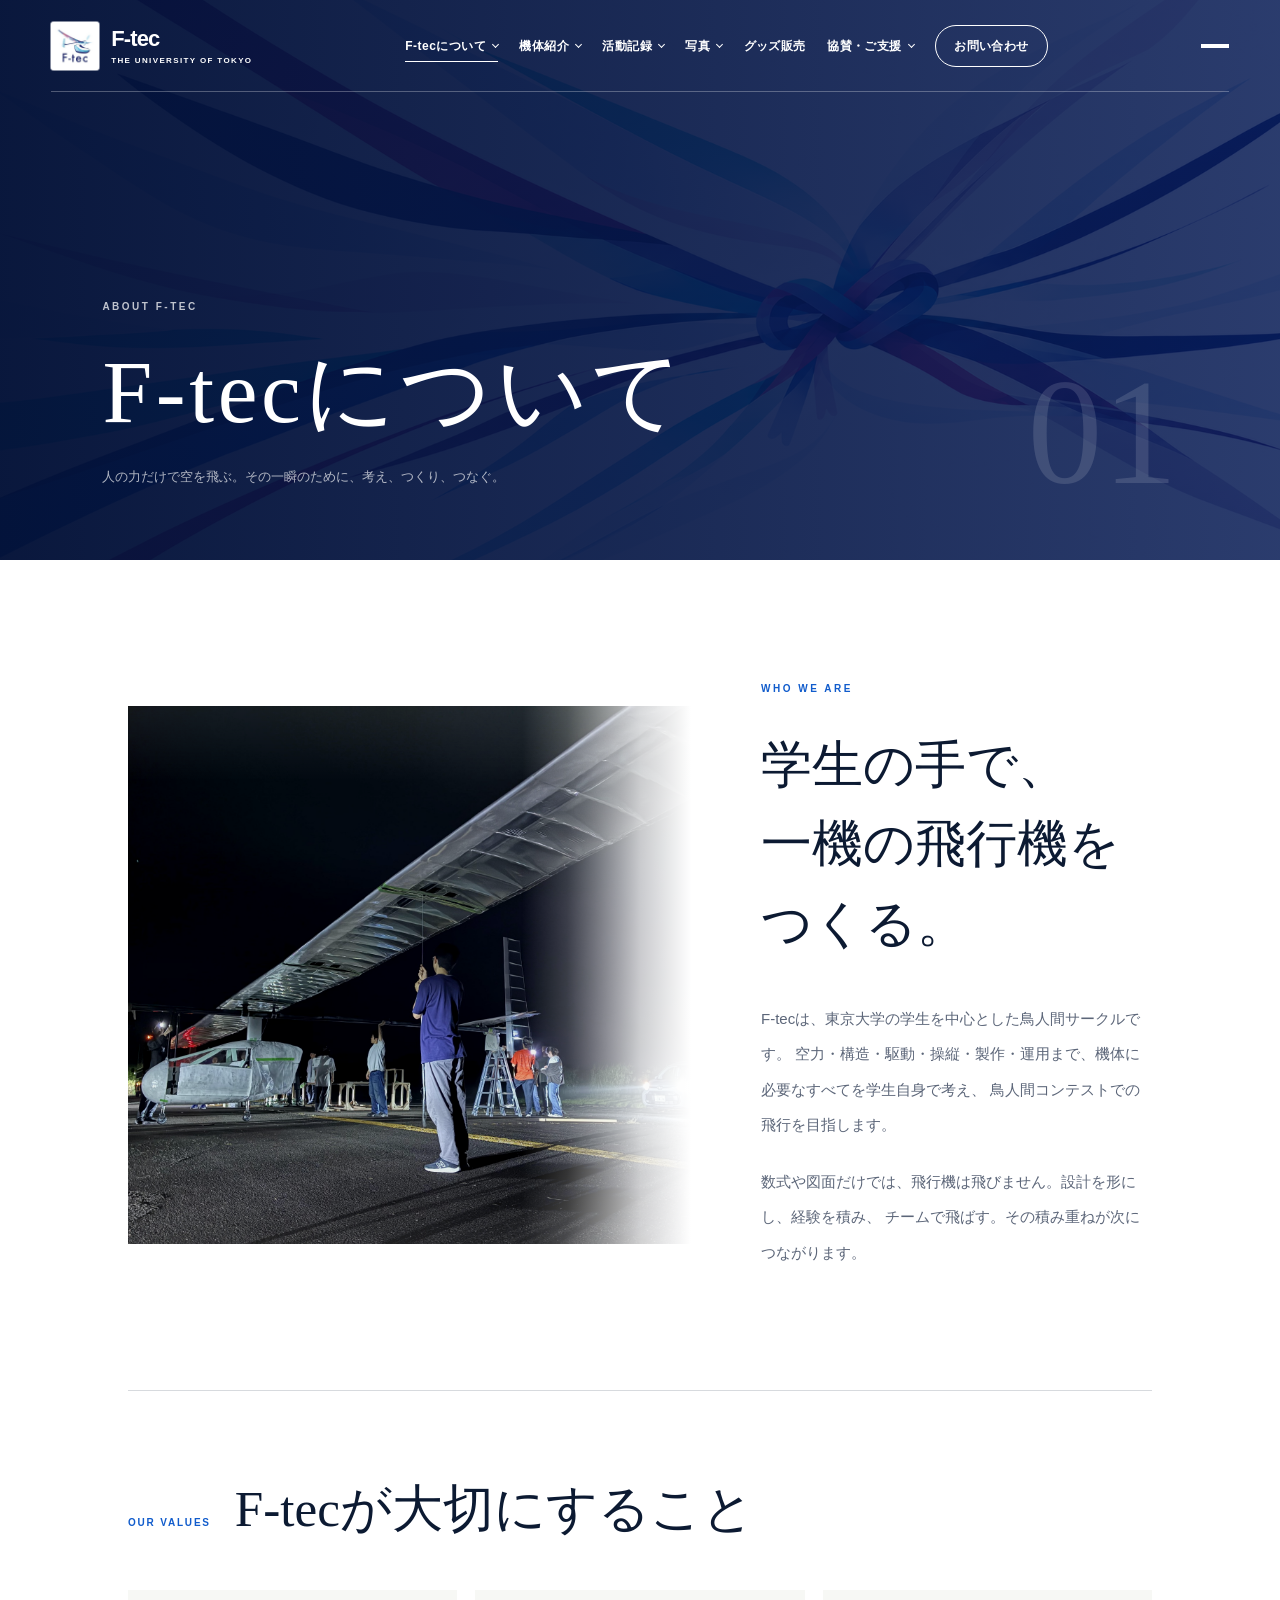
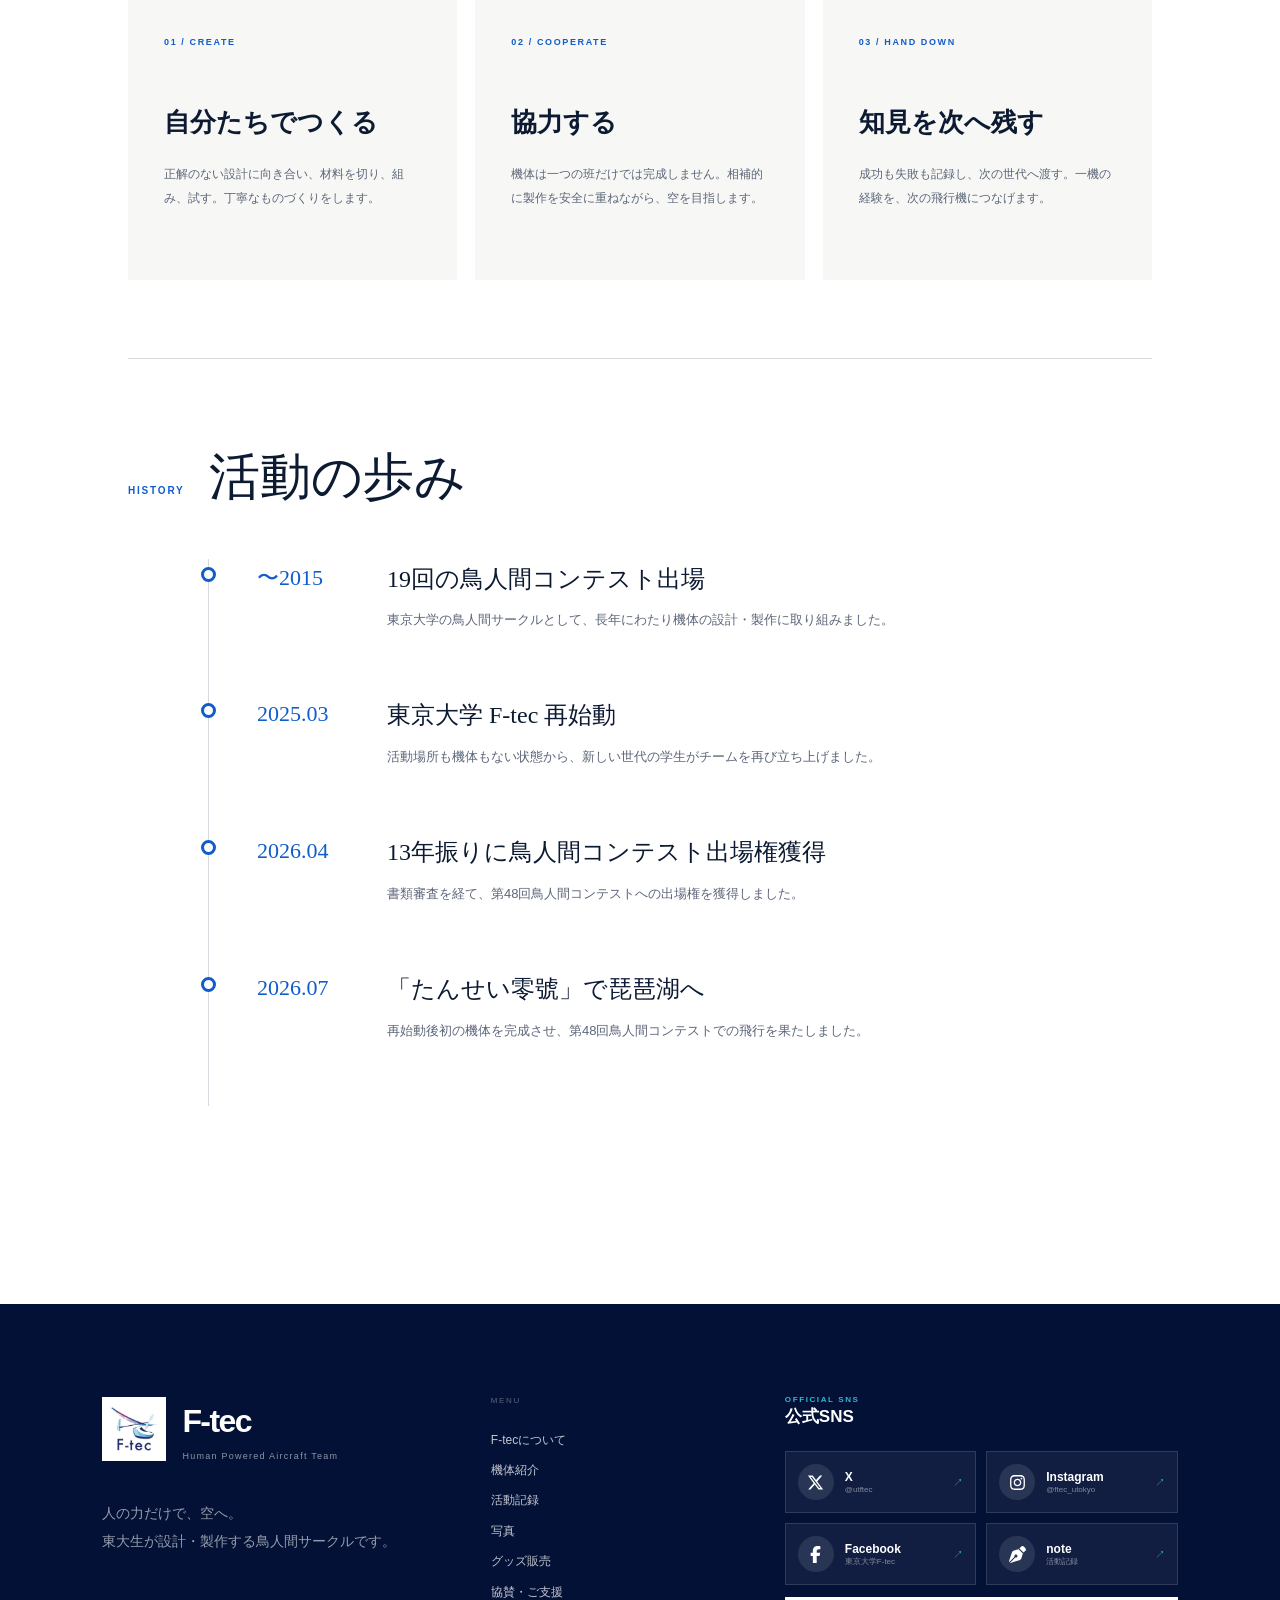
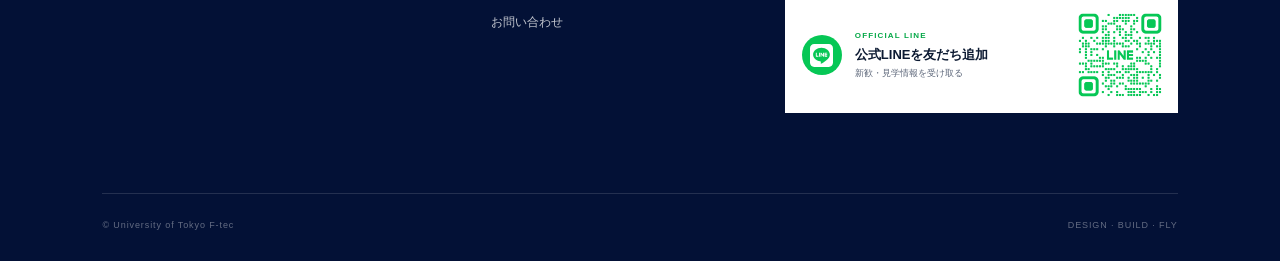
<file: about/index.html>
<!DOCTYPE html>

<html lang="ja">
<head>
<meta charset="utf-8"/>
<meta content="width=device-width, initial-scale=1" name="viewport"/>
<meta content="KdlZljlwu9cl0Le5NKuzPiqqgoqVHouRuHAvvOmVQUE" name="google-site-verification"/>
<title>F-tecについて｜東京大学鳥人間サークルF-tec</title>
<meta content="東京大学鳥人間サークルF-tecについてご紹介します。学生自身が人力飛行機の空力・構造・駆動・操縦・製作・運用に取り組み、鳥人間コンテストでの飛行を目指すチームの理念と活動の歩みを掲載しています。" name="description"/>
<meta content="index, follow, max-image-preview:large" name="robots"/>
<meta content="#031136" name="theme-color"/>
<link href="https://universityoftokyoftec.github.io/ftec-official/about/" rel="canonical"/>
<link href="../assets/ftec-logo.jpg" rel="icon" type="image/jpeg"/>
<meta content="ja_JP" property="og:locale"/>
<meta content="website" property="og:type"/>
<meta content="東京大学鳥人間サークルF-tec" property="og:site_name"/>
<meta content="F-tecについて｜東京大学鳥人間サークルF-tec" property="og:title"/>
<meta content="東京大学鳥人間サークルF-tecについてご紹介します。学生自身が人力飛行機の空力・構造・駆動・操縦・製作・運用に取り組み、鳥人間コンテストでの飛行を目指すチームの理念と活動の歩みを掲載しています。" property="og:description"/>
<meta content="https://universityoftokyoftec.github.io/ftec-official/about/" property="og:url"/>
<meta content="https://universityoftokyoftec.github.io/ftec-official/assets/seo-media/navigation-design-card.jpg" property="og:image"/>
<meta content="F-tecの機体設計について説明するメンバー" property="og:image:alt"/>
<meta content="summary_large_image" name="twitter:card"/>
<meta content="F-tecについて｜東京大学鳥人間サークルF-tec" name="twitter:title"/>
<meta content="東京大学鳥人間サークルF-tecについてご紹介します。学生自身が人力飛行機の空力・構造・駆動・操縦・製作・運用に取り組み、鳥人間コンテストでの飛行を目指すチームの理念と活動の歩みを掲載しています。" name="twitter:description"/>
<meta content="https://universityoftokyoftec.github.io/ftec-official/assets/seo-media/navigation-design-card.jpg" name="twitter:image"/>
<script type="application/ld+json">
  {
    "@context": "https://schema.org",
    "@graph": [
      {
        "@type": "Organization",
        "@id": "https://universityoftokyoftec.github.io/ftec-official/#organization",
        "name": "東京大学鳥人間サークルF-tec",
        "alternateName": [
          "F-tec",
          "東京大学F-tec",
          "東京大学人力飛行機チームF-tec"
        ],
        "url": "https://universityoftokyoftec.github.io/ftec-official/",
        "logo": "https://universityoftokyoftec.github.io/ftec-official/assets/ftec-logo.jpg",
        "email": "university.of.tokyo.ftec@gmail.com",
        "sameAs": [
          "https://x.com/utftec",
          "https://www.instagram.com/ftec_utokyo/",
          "https://www.facebook.com/profile.php?id=61583818448526",
          "https://note.com/utokyo_ftec"
        ]
      },
      {
        "@type": "AboutPage",
        "@id": "https://universityoftokyoftec.github.io/ftec-official/about/#webpage",
        "url": "https://universityoftokyoftec.github.io/ftec-official/about/",
        "name": "F-tecについて｜東京大学鳥人間サークルF-tec",
        "description": "東京大学鳥人間サークルF-tecについてご紹介します。学生自身が人力飛行機の空力・構造・駆動・操縦・製作・運用に取り組み、鳥人間コンテストでの飛行を目指すチームの理念と活動の歩みを掲載しています。",
        "about": {
          "@id": "https://universityoftokyoftec.github.io/ftec-official/#organization"
        },
        "primaryImageOfPage": {
          "@type": "ImageObject",
          "url": "https://universityoftokyoftec.github.io/ftec-official/assets/seo-media/navigation-design-card.jpg"
        },
        "inLanguage": "ja"
      }
    ]
  }
  </script>
<style>/*! tailwindcss v4.2.1 | MIT License | https://tailwindcss.com */@layer theme{:root,:host{--font-sans:ui-sans-serif,system-ui,sans-serif,"Apple Color Emoji","Segoe UI Emoji","Segoe UI Symbol","Noto Color Emoji";--font-mono:ui-monospace,SFMono-Regular,Menlo,Monaco,Consolas,"Liberation Mono","Courier New",monospace;--spacing:.25rem;--default-font-family:var(--font-sans);--default-mono-font-family:var(--font-mono)}}@layer base{*,:after,:before,::backdrop{box-sizing:border-box;border:0 solid;margin:0;padding:0}::file-selector-button{box-sizing:border-box;border:0 solid;margin:0;padding:0}html,:host{-webkit-text-size-adjust:100%;tab-size:4;line-height:1.5;font-family:var(--default-font-family,ui-sans-serif,system-ui,sans-serif,"Apple Color Emoji","Segoe UI Emoji","Segoe UI Symbol","Noto Color Emoji");font-feature-settings:var(--default-font-feature-settings,normal);font-variation-settings:var(--default-font-variation-settings,normal);-webkit-tap-highlight-color:transparent}h1,h2,h3{font-weight:inherit}a{-webkit-text-decoration:inherit}b{font-weight:bolder}:-moz-focusring{outline:auto}img,svg,iframe{vertical-align:middle;display:block}button{font:inherit;font-feature-settings:inherit;font-variation-settings:inherit;letter-spacing:inherit;color:inherit;opacity:1;background-color:#0000;border-radius:0}::file-selector-button{font:inherit;font-feature-settings:inherit;font-variation-settings:inherit;letter-spacing:inherit;color:inherit;opacity:1;background-color:#0000;border-radius:0}::file-selector-button{margin-inline-end:4px}::placeholder{opacity:1}@supports (not ((-webkit-appearance:-apple-pay-button))) or (contain-intrinsic-size:1px){::placeholder{color:currentColor}@supports (color:color-mix(in lab,red,red)){::placeholder{color:color-mix(in oklab,currentcolor 50%,transparent)}}}::-webkit-search-decoration{-webkit-appearance:none}::-webkit-date-and-time-value{min-height:1lh;text-align:inherit}::-webkit-datetime-edit{display:inline-flex}::-webkit-datetime-edit-fields-wrapper{padding:0}::-webkit-datetime-edit{padding-block:0}::-webkit-datetime-edit-year-field{padding-block:0}::-webkit-datetime-edit-month-field{padding-block:0}::-webkit-datetime-edit-day-field{padding-block:0}::-webkit-datetime-edit-hour-field{padding-block:0}::-webkit-datetime-edit-minute-field{padding-block:0}::-webkit-datetime-edit-second-field{padding-block:0}::-webkit-datetime-edit-millisecond-field{padding-block:0}::-webkit-datetime-edit-meridiem-field{padding-block:0}::-webkit-calendar-picker-indicator{line-height:1}:-moz-ui-invalid{box-shadow:none}button{appearance:button}::file-selector-button{appearance:button}::-webkit-inner-spin-button{height:auto}::-webkit-outer-spin-button{height:auto}}@layer components;:root{--navy:#071b55;--deep:#031136;--blue:#115ccc;--cyan:#2fb8cf;--magenta:#bd1e77;--ice:#eef6fb;--paper:#f7f8f5;--ink:#0c1a32;--muted:#5c6679;--line:#0c1a3229;--serif:"Yu Mincho","Hiragino Mincho ProN","Noto Serif JP",serif;--sans:"Helvetica Neue","Hiragino Sans","Yu Gothic","Noto Sans JP",Arial,sans-serif}*{box-sizing:border-box}html{scroll-behavior:smooth}section[id]{scroll-margin-top:32px}body{background:var(--paper);color:var(--ink);font-family:var(--sans);-webkit-font-smoothing:antialiased;margin:0;line-height:1.7}a{color:inherit;text-decoration:none}img{max-width:100%;display:block}button,a{-webkit-tap-highlight-color:transparent}::selection{background:var(--blue);color:#fff}.site-header{z-index:40;justify-content:space-between;align-items:center;height:92px;padding:0 clamp(24px,4vw,72px);display:flex;position:absolute;top:0;left:0;right:0}.site-header:after{content:"";background:#071b551a;height:1px;position:absolute;bottom:0;left:clamp(24px,4vw,72px);right:clamp(24px,4vw,72px)}.site-header--light{color:#fff}.site-header--light:after{background:#ffffff47}.brand{z-index:51;align-items:center;gap:12px;display:inline-flex;position:relative}.brand-mark{background:#fff;border-radius:3px;width:48px;height:48px;overflow:hidden;box-shadow:0 0 0 1px #ffffff80}.brand-mark img{object-fit:cover;width:100%;height:100%}.brand-copy{flex-direction:column;gap:7px;line-height:1;display:flex}.brand-copy b{letter-spacing:-.04em;font-size:22px;font-weight:700}.brand-copy small{letter-spacing:.17em;font-size:8px;font-weight:600}.desktop-nav{letter-spacing:.04em;align-items:center;gap:clamp(14px,1.65vw,28px);font-size:12px;font-weight:600;display:flex}.nav-group{position:relative}.nav-group__trigger{color:inherit;cursor:pointer;font:inherit;letter-spacing:inherit;background:0 0;border:0;align-items:center;gap:7px;padding:10px 0;display:flex;position:relative}.nav-group__trigger:after{content:"";transform-origin:100%;background:currentColor;width:100%;height:1px;transition:transform .3s;position:absolute;bottom:4px;left:0;transform:scaleX(0)}.nav-group:hover .nav-group__trigger:after,.nav-group:focus-within .nav-group__trigger:after,.nav-group.is-active .nav-group__trigger:after,.nav-group.is-open .nav-group__trigger:after{transform-origin:0;transform:scaleX(1)}.nav-group__caret{border-bottom:1px solid;border-right:1px solid;width:5px;height:5px;margin-top:-3px;transition:transform .22s;transform:rotate(45deg)}.nav-group:hover .nav-group__caret,.nav-group:focus-within .nav-group__caret{transform:translateY(3px) rotate(225deg)}.nav-dropdown{border-top:3px solid var(--cyan);color:var(--ink);opacity:0;pointer-events:none;visibility:hidden;background:#fff;min-width:230px;padding:6px 0;transition:opacity .2s,transform .2s,visibility .2s;position:absolute;top:calc(100% + 16px);left:50%;transform:translate(-50%,-8px);box-shadow:0 18px 45px #0311362e}.nav-dropdown:before{content:"";height:19px;position:absolute;top:-19px;left:0;right:0}.nav-group:hover .nav-dropdown,.nav-group:focus-within .nav-dropdown{opacity:1;pointer-events:auto;visibility:visible;transform:translate(-50%)}.nav-dropdown a{letter-spacing:.02em;border-bottom:1px solid #0c1a3217;justify-content:space-between;align-items:center;padding:13px 18px;font-size:12px;font-weight:500;transition:background .2s,color .2s,padding .2s;display:flex}.nav-dropdown a:last-child{border-bottom:0}.nav-dropdown a:hover,.nav-dropdown a:focus-visible{background:var(--ice);color:var(--blue);padding-left:22px}.nav-dropdown__group{position:relative}.nav-dropdown__submenu-trigger{color:var(--ink);cursor:pointer;font:inherit;letter-spacing:.02em;background:#fff;border:0;border-bottom:1px solid #0c1a3217;justify-content:space-between;align-items:center;width:100%;padding:13px 18px;font-size:12px;font-weight:500;transition:background .2s,color .2s,padding .2s;display:flex}.nav-dropdown__submenu-trigger:hover,.nav-dropdown__submenu-trigger:focus-visible{background:var(--ice);color:var(--blue);padding-left:22px}.nav-subdropdown{border-left:3px solid var(--cyan);opacity:0;pointer-events:none;visibility:hidden;background:#fff;min-width:190px;max-height:min(70vh,640px);padding:6px 0;transition:opacity .2s,transform .2s,visibility .2s;position:absolute;top:-6px;left:calc(100% - 2px);overflow-y:auto;transform:translate(-8px);box-shadow:18px 18px 45px #03113629}.nav-dropdown__group:hover .nav-subdropdown,.nav-dropdown__group:focus-within .nav-subdropdown{opacity:1;pointer-events:auto;visibility:visible;transform:translate(0)}.nav-dropdown a span{color:var(--blue);font-size:11px}.nav-cta{border:1px solid;border-radius:100px;padding:10px 18px;transition:background .25s,color .25s}.nav-cta:hover{color:var(--navy);background:currentColor}.eyebrow{letter-spacing:.25em;margin:0 0 28px;font-size:10px;font-weight:700}.button:hover{transform:translateY(-3px)}.button--outline:hover{color:var(--navy);background:#fff}.text-link:hover span{transform:translate(5px)}.scroll-cue i:after{content:"";background:#fff;width:1px;height:28px;animation:1.8s infinite scrollLine;position:absolute;top:-28px;left:0}.eyebrow{color:var(--blue)}.eyebrow--light{color:#ffffffbd}.field-notes figure:after{content:"";pointer-events:none;background:linear-gradient(#0000 65%,#020a1eb3);position:absolute;inset:0}.field-notes figure:hover img.is-active{transform:scale(1.025)}.field-notes__controls button:hover,.field-notes__controls button:focus-visible{background:var(--blue);border-color:#fff;outline:none}.aircraft-feature__visual:after{background:linear-gradient(90deg,transparent 65%,var(--navy));content:"";position:absolute;inset:0}.news-card:hover{background:var(--ice);transform:translateY(-4px)}.news-card:hover .news-card__image img{transform:scale(1.035)}.home-link-card:before,.home-link-card:after{content:"";position:absolute;inset:0}.home-link-card:before{background-position:50%;background-repeat:no-repeat;background-size:cover;transition:transform .8s}.home-link-card:after{transition:opacity .35s}.home-link-card:hover:before{transform:scale(1.08)}.home-link-card:hover:after{opacity:.9}.home-link-card--design:before{background-image:url(../assets/seo-media/navigation-design-card.jpg);background-position:48%}.home-link-card--design:after{background:linear-gradient(90deg,#f3f9fcf7 0%,#f3f9fce0 48%,#f3f9fc94 100%),linear-gradient(#2fb8cf0a,#071b5514)}.home-link-card--join:before{background-image:url(../assets/seo-media/navigation-join-card.jpg);background-position:52% 42%}.home-link-card--join:after{background:linear-gradient(90deg,#031136e6 0%,#071b55ba 58%,#115ccc85 100%),linear-gradient(#115ccc2e,#03113657)}.support-banner:after{content:"";pointer-events:none;background:linear-gradient(90deg,#fff 0% 39%,#ffffffe6 51%,#ffffff14 78%,#0000 100%);position:absolute;inset:0}.site-footer{background:var(--deep);color:#fff;padding:90px clamp(28px,8vw,132px) 28px;position:relative;overflow:hidden}.footer-inner{grid-template-columns:minmax(280px,.95fr) minmax(230px,.62fr) minmax(390px,1.15fr);gap:clamp(42px,5vw,76px);display:grid;position:relative}.footer-brand{align-items:center;gap:16px;display:flex}.footer-brand img{object-fit:cover;width:64px;height:64px}.footer-brand span{flex-direction:column;display:flex}.footer-brand b{letter-spacing:-.05em;font-size:32px}.footer-brand small{color:#ffffff8c;letter-spacing:.14em;font-size:9px}.footer-message{color:#ffffff94;font-family:var(--serif);margin:36px 0 0;font-size:14px;line-height:2}.footer-links{flex-direction:column;gap:10px;display:flex}.footer-links p{color:#ffffff59;letter-spacing:.2em;margin:0 0 12px;font-size:8px}.footer-links a{color:#ffffffc2;font-size:12px}.footer-links a:hover{color:#fff}.footer-social{min-width:0}.footer-social__heading{color:#fff;flex-direction:column;margin:0 0 22px;font-size:17px;font-weight:700;line-height:1.4;display:flex}.footer-social__heading span{color:var(--cyan);letter-spacing:.2em;font-size:8px;font-weight:600}.footer-social__grid{grid-template-columns:repeat(2,minmax(0,1fr));gap:10px;display:grid}.footer-social__link{background:#ffffff0e;border:1px solid #ffffff21;grid-template-columns:36px minmax(0,1fr) auto;align-items:center;gap:11px;min-height:62px;padding:10px 12px;transition:background .22s,border-color .22s,transform .22s;display:grid}.footer-social__link:hover,.footer-social__link:focus-visible{background:#ffffff1c;border-color:#2fb8cfcc;transform:translateY(-2px)}.footer-social__icon{background:#ffffff1a;border-radius:50%;justify-content:center;align-items:center;width:36px;height:36px;font-size:17px;display:flex}.footer-social__link>span:nth-child(2){flex-direction:column;min-width:0;line-height:1.35;display:flex}.footer-social__link b{font-size:12px;font-weight:700}.footer-social__link small{color:#ffffff7a;text-overflow:ellipsis;white-space:nowrap;font-size:8px;overflow:hidden}.footer-social__link i{color:var(--cyan);font-size:10px;font-style:normal}.footer-line{color:var(--ink);background:#fff;justify-content:space-between;align-items:center;min-height:116px;margin-top:12px;padding:12px;transition:transform .22s;display:flex;overflow:hidden}.footer-line:hover,.footer-line:focus-visible{transform:translateY(-2px)}.footer-line__copy{align-items:center;gap:13px;padding-left:5px;display:flex}.footer-line__copy>span:last-child{flex-direction:column;display:flex}.footer-line__icon{color:#fff;background:#06c755;border-radius:50%;flex:0 0 40px;justify-content:center;align-items:center;width:40px;height:40px;font-size:23px;display:flex}.footer-line small{color:#06a848;letter-spacing:.14em;font-size:8px;font-weight:700}.footer-line b{margin-top:2px;font-size:13px}.footer-line em{color:var(--muted);font-size:9px;font-style:normal}.footer-line img{object-fit:contain;background:#fff;flex:0 0 92px;width:92px;height:92px}.footer-bottom{color:#ffffff61;letter-spacing:.1em;border-top:1px solid #ffffff21;justify-content:space-between;align-items:center;margin-top:80px;padding-top:24px;font-size:9px;display:flex;position:relative}.page-hero{background:var(--navy);color:#fff;height:560px;position:relative;overflow:hidden}.page-hero:after{content:"";background:linear-gradient(90deg,#031136eb,#071b558c);position:absolute;inset:0}.page-hero__pattern{opacity:.33;background:url(../assets/seo-media/ftec-ribbon-flow.png)50%/cover no-repeat;position:absolute;inset:0}.page-hero__pattern--knot{background-image:url(../assets/seo-media/ftec-ribbon-knot.png)}.page-hero__inner{z-index:2;justify-content:space-between;align-items:flex-end;display:flex;position:absolute;bottom:72px;left:clamp(28px,8vw,132px);right:clamp(28px,8vw,132px)}.page-hero h1{font-family:var(--serif);letter-spacing:.04em;margin:0;font-size:clamp(54px,7vw,100px);font-weight:500;line-height:1.1}.page-hero__lead{color:#ffffffad;margin:24px 0 0;font-size:13px}.page-index{color:#ffffff21;font-family:var(--serif);font-size:150px;line-height:.75}.page-body{background:#fff;padding:120px clamp(28px,10vw,165px)}.page-intro{grid-template-columns:.65fr 1.35fr;gap:7vw;margin-bottom:120px;display:grid}.page-intro h2,.content-section h2{font-family:var(--serif);margin:0;font-size:clamp(34px,4vw,54px);font-weight:500;line-height:1.55}.page-intro__copy{color:var(--muted);font-size:15px;line-height:2.35}.page-intro__copy p:first-child{margin-top:0}.activity-intro__visual:after{content:"";pointer-events:none;background:linear-gradient(90deg,#fff 0%,#fffffff0 5%,#fff0 24% 78%,#fff 100%),linear-gradient(#fff 0%,#fff0 18% 80%,#fff 100%);position:absolute;inset:0}.sponsor-intro__visual:after{content:"";pointer-events:none;background:linear-gradient(90deg,#fff 0%,#ffffffe6 6%,#fff0 27% 78%,#fff 100%),linear-gradient(#fff 0%,#fff0 17% 82%,#fff 100%);position:absolute;inset:0}.sponsor-intro__visual:hover img{filter:saturate(.94) contrast(1.01) brightness(1.04);transform:scale(1.012)}.support-feature__image:after{content:"";pointer-events:none;background:linear-gradient(145deg,#0000 55%,#05204c33);position:absolute;inset:0}.support-feature__image:hover img{filter:saturate(.98) contrast(1.03);transform:scale(1.025)}.content-section{border-top:1px solid var(--line);padding:78px 0}.content-section__heading{align-items:baseline;gap:24px;margin-bottom:42px;display:flex}.content-section__heading span{color:var(--blue);letter-spacing:.18em;font-size:10px;font-weight:700}.value-grid{grid-template-columns:repeat(3,1fr);gap:18px;display:grid}.value-card{background:var(--paper);min-height:290px;padding:36px;position:relative}.value-card>span{color:var(--blue);letter-spacing:.18em;font-size:9px;font-weight:700}.value-card h3{font-family:var(--serif);margin:48px 0 16px;font-size:26px;font-weight:600}.value-card p{color:var(--muted);font-size:12px;line-height:2}.timeline{border-left:1px solid var(--line);margin-left:80px}.timeline-item{grid-template-columns:90px 1fr;gap:40px;padding:0 0 64px 48px;display:grid;position:relative}.timeline-item:before{border:3px solid var(--blue);content:"";background:#fff;border-radius:50%;width:15px;height:15px;position:absolute;top:8px;left:-8px}.timeline-item time{color:var(--blue);font-family:var(--serif);font-size:22px}.timeline-item h3{font-family:var(--serif);margin:0 0 10px;font-size:24px}.timeline-item p{color:var(--muted);margin:0;font-size:13px}.team-card:after{background:var(--blue);content:"";transform-origin:0;width:100%;height:3px;transition:transform .35s;position:absolute;bottom:0;left:0;transform:scaleX(0)}.team-card:hover:after{transform:scaleX(1)}.team-card__media:before{content:"";mix-blend-mode:multiply;pointer-events:none;z-index:1;background:linear-gradient(135deg,#071b5538,#115ccc0a 62%,#2fb8cf14);position:absolute;inset:0}.team-card__media:after{background:linear-gradient(180deg,var(--paper) 0%,#f7f8f547 12%,transparent 28%,transparent 84%,var(--paper) 100%),linear-gradient(90deg,var(--paper) 0%,transparent 6%,transparent 94%,var(--paper) 100%);content:"";pointer-events:none;z-index:2;position:absolute;inset:0}.team-card:hover .team-card__media img{transform:scale(1.025)}.team-card--featured .team-card__media:after{background:linear-gradient(90deg,var(--deep) 0%,#03113680 14%,transparent 40%),linear-gradient(180deg,var(--deep) 0%,transparent 15%,transparent 85%,var(--deep) 100%)}.teams-collaboration:after{content:"";border:1px solid #ffffff14;border-radius:50%;width:520px;height:520px;position:absolute;top:-240px;right:-120px}.aircraft-year-card:hover{z-index:1;background:#fbfdff;transform:translateY(-3px);box-shadow:0 18px 40px #03113617}.aircraft-year-card__visual:after{content:"";border-top:1px solid #071b552e;width:120%;position:absolute;top:54%;left:-10%;transform:rotate(-7deg)}.note-post-card:hover{background:var(--ice);transform:translateY(-4px)}.note-post-card:hover .note-post-card__image img{transform:scale(1.035)}.social-platform-tabs button:after{background:var(--blue);content:"";height:3px;transition:transform .2s;position:absolute;bottom:-1px;left:12px;right:12px;transform:scaleX(0)}.social-platform-tabs button.is-active:after{transform:scaleX(1)}@keyframes social-panel-in{0%{opacity:0;transform:translateY(8px)}to{opacity:1;transform:translateY(0)}}.post-row:hover{background:var(--ice);padding-left:18px;padding-right:18px}.gallery-item:hover img{transform:scale(1.03)}.sponsor-card:after{background:linear-gradient(90deg,var(--blue),#7bc8eb);content:"";transform-origin:0;width:calc(100% - 60px);height:3px;transition:transform .24s;position:absolute;bottom:0;left:30px;transform:scaleX(0)}.sponsor-card:hover:after{transform:scaleX(1)}.sponsor-card__icon:after{content:"";border:1px solid #115ccc1f;border-radius:50%;position:absolute;inset:5px}.sponsor-callout:after,.join-callout:after{content:"";opacity:.17;background:url(../assets/seo-media/ftec-ribbon-flow.png)50%/cover no-repeat;position:absolute;inset:0 0 0 45%}.sponsor-callout:after{background:linear-gradient(90deg,var(--navy) 0%,var(--navy) 42%,#071b55eb 54%,#071b5575 78%,#071b5542 100%);opacity:1;pointer-events:none;z-index:1;inset:0}.form-control input:focus,.form-control select:focus,.form-control textarea:focus{border-color:var(--blue);box-shadow:0 0 0 3px #115ccc1a}.form-actions .button:disabled{cursor:wait;opacity:.55}@keyframes heroReveal{0%{opacity:0;transform:scale(1.06)}to{opacity:1;transform:scale(1)}}@keyframes riseIn{0%{opacity:0;transform:translateY(24px)}to{opacity:1;transform:translateY(0)}}@keyframes scrollLine{0%{transform:translateY(0)}to{transform:translateY(110px)}}@media (width<=1100px){.footer-inner{grid-template-columns:minmax(280px,1fr) minmax(230px,.72fr)}.footer-social{grid-column:1/-1;max-width:720px}.desktop-nav{display:none}.menu-button{z-index:51;background:0 0;border:0;flex-direction:column;justify-content:center;gap:7px;width:46px;height:46px;padding:10px 0 10px 14px;display:flex;position:relative}.mobile-menu{background:var(--deep);color:#fff;opacity:0;pointer-events:none;z-index:50;transition:opacity .3s,transform .3s;display:block;position:fixed;inset:0;transform:translateY(-18px)}.mobile-menu:after{content:"";opacity:.1;background:url(../assets/seo-media/ftec-ribbon-flow.png)50%/cover no-repeat;position:absolute;inset:0}.aircraft-feature__visual:after{background:linear-gradient(0deg,var(--navy),transparent 40%)}}@media (width<=760px){.sponsor-intro__visual:after{background:linear-gradient(90deg,#fff 0%,#fff0 15% 85%,#fff 100%),linear-gradient(#fff 0%,#fff0 12% 82%,#fff 100%)}.site-header{height:76px;padding:0 20px}.site-header:after{left:20px;right:20px}.brand-mark{width:40px;height:40px}.brand-copy b{font-size:19px}.brand-copy small{font-size:6px}.page-intro{grid-template-columns:1fr;gap:25px}.support-banner:after{background:linear-gradient(#fff 0% 48%,#fffffff2 59%,#ffffff14 82%,#0000 100%)}.site-footer{padding:70px 24px 24px}.footer-inner{grid-template-columns:1fr}.footer-links{gap:20px}.footer-social__grid{grid-template-columns:1fr}.footer-line{max-width:430px}.footer-bottom{flex-direction:column;align-items:flex-start;gap:8px}.page-hero{height:490px}.page-hero__inner{bottom:55px;left:24px;right:24px}.page-hero h1{font-size:50px}.page-index{display:none}.page-body{padding:82px 24px}.page-intro{margin-bottom:80px}.value-grid{grid-template-columns:1fr}.content-section__heading{flex-direction:column;align-items:flex-start;gap:8px}.timeline{margin-left:8px}.timeline-item{grid-template-columns:1fr;gap:12px;padding-left:30px}.sponsor-callout:after{background:linear-gradient(180deg,var(--navy) 0%,var(--navy) 44%,#071b55eb 58%,#071b5561 84%,#071b5538 100%)}}@media (prefers-reduced-motion:reduce){*,:before,:after{scroll-behavior:auto!important;transition-duration:.01ms!important;animation-duration:.01ms!important;animation-iteration-count:1!important}}</style>
<style>.sf-hidden{display:none!important}</style>
<style id="ftec-static-fixes">
/* GitHub/Vercel移植版で追加した補修スタイル */
.menu-button > span {
  display: block;
  width: 28px;
  height: 1.5px;
  background: currentColor;
  transform-origin: center;
  transition: transform .25s ease, opacity .2s ease;
}
.menu-button.ftec-open > span:nth-child(1) { transform: translateY(8.5px) rotate(45deg); }
.menu-button.ftec-open > span:nth-child(2) { opacity: 0; }
.menu-button.ftec-open > span:nth-child(3) { transform: translateY(-8.5px) rotate(-45deg); }
.mobile-menu.ftec-open { opacity: 1; pointer-events: auto; transform: translateY(0); }
.mobile-menu::after { pointer-events: none; }
body.ftec-menu-open { overflow: hidden; }
.ftec-mobile-inner {
  position: relative;
  z-index: 1;
  min-height: 100%;
  padding: 104px clamp(22px, 7vw, 52px) 52px;
  overflow-y: auto;
}
.ftec-mobile-kicker {
  margin: 0 0 30px;
  color: var(--cyan, #40d9ff);
  font-size: 10px;
  font-weight: 700;
  letter-spacing: .22em;
}
.ftec-mobile-nav { border-top: 1px solid rgba(255,255,255,.22); }
.ftec-mobile-section { border-bottom: 1px solid rgba(255,255,255,.18); }
.ftec-mobile-summary {
  list-style: none;
  cursor: pointer;
  display: flex;
  justify-content: space-between;
  align-items: center;
  padding: 18px 0;
  font-size: clamp(18px, 5vw, 25px);
  font-weight: 600;
  letter-spacing: .02em;
}
.ftec-mobile-summary::-webkit-details-marker { display: none; }
.ftec-mobile-summary::after { content: '+'; font-size: 25px; font-weight: 300; transition: transform .2s ease; }
.ftec-mobile-section[open] .ftec-mobile-summary::after { transform: rotate(45deg); }
.ftec-mobile-links { display: grid; gap: 1px; padding: 0 0 16px 12px; }
.ftec-mobile-links a {
  display: flex;
  justify-content: space-between;
  gap: 20px;
  padding: 10px 0;
  color: rgba(255,255,255,.78);
  font-size: 13px;
  letter-spacing: .04em;
}
.ftec-mobile-links a::after { content: '→'; color: var(--cyan, #40d9ff); }
.ftec-mobile-links a[target='_blank']::after { content: '↗'; }
.ftec-mobile-contact {
  display: flex;
  justify-content: space-between;
  align-items: center;
  margin-top: 24px;
  padding: 17px 18px;
  background: var(--cyan, #40d9ff);
  color: var(--deep, #031136);
  font-weight: 700;
  letter-spacing: .04em;
}
.ftec-mobile-contact::after { content: '→'; }
@media (width > 1100px) {
  .mobile-menu { display: none !important; }
}
/* SingleFile保存時に固定された表示状態を自然に戻す */
.field-notes__slides img { transition: opacity .35s ease; }
/* 問い合わせ送信時の補助表示 */
.ftec-form-note {
  margin-top: 12px;
  font-size: 12px;
  line-height: 1.7;
  color: #526078;
}

/* F-tecについて：導入写真を左側に配置し、背景へ自然に溶かす */
.page-intro.page-intro--with-photo {
  position: relative;
  display: grid;
  grid-template-columns: minmax(0, 1.18fr) minmax(360px, .82fr);
  gap: clamp(38px, 5.5vw, 88px);
  align-items: center;
  min-height: 560px;
  margin-bottom: 120px;
}
.page-intro--with-photo .page-intro__visual {
  position: relative;
  min-width: 0;
  height: clamp(470px, 42vw, 600px);
  overflow: hidden;
  background: #fff;
}
.page-intro--with-photo .page-intro__visual::after {
  content: "";
  position: absolute;
  pointer-events: none;
  inset: 0;
  background:
    linear-gradient(90deg, transparent 0 70%, rgba(255,255,255,.2) 78%, rgba(255,255,255,.78) 91%, #fff 100%),
    linear-gradient(180deg, rgba(255,255,255,.08) 0%, transparent 14% 86%, rgba(255,255,255,.12) 100%);
}
.page-intro--with-photo .page-intro__visual img {
  width: 100%;
  height: 100%;
  display: block;
  object-fit: cover;
  object-position: 50% center;
  filter: saturate(.86) contrast(1.04) brightness(.92);
  transition: transform .8s ease, filter .8s ease;
}
.page-intro--with-photo .page-intro__visual:hover img {
  transform: scale(1.012);
  filter: saturate(.94) contrast(1.04) brightness(.96);
}
.page-intro--with-photo .page-intro__content {
  position: relative;
  z-index: 1;
  max-width: 590px;
}
.page-intro--with-photo .page-intro__content .eyebrow {
  margin-bottom: 28px;
}
.page-intro--with-photo .page-intro__content h2 {
  margin-bottom: 38px;
}
.page-intro--with-photo .page-intro__copy p {
  margin: 0 0 22px;
}
.page-intro--with-photo .page-intro__copy p:last-child {
  margin-bottom: 0;
}
@media (width <= 980px) {
  .page-intro.page-intro--with-photo {
    grid-template-columns: minmax(0, 1fr) minmax(320px, .86fr);
    gap: 34px;
  }
  .page-intro--with-photo .page-intro__visual {
    height: 500px;
  }
}
@media (width <= 760px) {
  .page-intro.page-intro--with-photo {
    display: flex;
    flex-direction: column;
    align-items: stretch;
    gap: 0;
    min-height: 0;
    margin-bottom: 80px;
  }
  .page-intro--with-photo .page-intro__visual {
    width: calc(100% + 48px);
    height: clamp(330px, 92vw, 470px);
    margin-left: -24px;
  }
  .page-intro--with-photo .page-intro__visual::after {
    background:
      linear-gradient(180deg, transparent 0 65%, rgba(255,255,255,.22) 76%, rgba(255,255,255,.88) 94%, #fff 100%),
      linear-gradient(90deg, rgba(255,255,255,.08), transparent 12% 88%, rgba(255,255,255,.08));
  }
  .page-intro--with-photo .page-intro__visual img {
    object-position: 52% center;
  }
  .page-intro--with-photo .page-intro__content {
    max-width: none;
    margin-top: -34px;
    padding-top: 0;
  }
  .page-intro--with-photo .page-intro__content h2 {
    margin-bottom: 30px;
  }
}
</style>
</head>
<body>
<main><section class="page-hero"><header class="site-header site-header--light"><a aria-label="F-tec トップページ" class="brand" href="../"><span class="brand-mark"><img alt="F-tecロゴ" src="../assets/ftec-logo.jpg"/></span><span class="brand-copy"><b>F-tec</b><small>THE UNIVERSITY OF TOKYO</small></span></a><nav aria-label="メインナビゲーション" class="desktop-nav"><div class="nav-group is-active"><button aria-expanded="false" aria-haspopup="true" class="nav-group__trigger" type="button">F-tecについて<span aria-hidden="true" class="nav-group__caret"></span></button><div class="nav-dropdown"><a href="./">F-tecとは<span aria-hidden="true">→</span></a><a href="#history">活動の歩み<span aria-hidden="true">→</span></a><a href="teams/">班紹介<span aria-hidden="true">→</span></a><a href="../join/">入会案内<span aria-hidden="true">→</span></a></div></div><div class="nav-group"><button aria-expanded="false" aria-haspopup="true" class="nav-group__trigger" type="button">機体紹介<span aria-hidden="true" class="nav-group__caret"></span></button><div class="nav-dropdown"><a href="../aircraft/tansei-zero/">たんせい零號<span aria-hidden="true">→</span></a><div class="nav-dropdown__group"><button aria-expanded="false" class="nav-dropdown__submenu-trigger" type="button">過年度機体<span aria-hidden="true">→</span></button><div class="nav-subdropdown"><a href="../aircraft/archive/#aircraft-2014">2014年度機<span aria-hidden="true">→</span></a><a href="../aircraft/archive/#aircraft-2013">2013年度機<span aria-hidden="true">→</span></a><a href="../aircraft/archive/#aircraft-2012">2012年度機<span aria-hidden="true">→</span></a><a href="../aircraft/archive/#aircraft-2011">2011年度機<span aria-hidden="true">→</span></a><a href="../aircraft/archive/#aircraft-2010">2010年度機<span aria-hidden="true">→</span></a><a href="../aircraft/archive/#aircraft-2009">2009年度機<span aria-hidden="true">→</span></a><a href="../aircraft/archive/#aircraft-2008">2008年度機<span aria-hidden="true">→</span></a><a href="../aircraft/archive/#aircraft-2007">2007年度機<span aria-hidden="true">→</span></a><a href="../aircraft/archive/#aircraft-2006">2006年度機<span aria-hidden="true">→</span></a><a href="../aircraft/archive/#aircraft-2005">2005年度機<span aria-hidden="true">→</span></a><a href="../aircraft/archive/#aircraft-2004">2004年度機<span aria-hidden="true">→</span></a><a href="../aircraft/archive/#aircraft-2003">2003年度機<span aria-hidden="true">→</span></a><a href="../aircraft/archive/#aircraft-2002">2002年度機<span aria-hidden="true">→</span></a><a href="../aircraft/archive/#aircraft-2001">2001年度機<span aria-hidden="true">→</span></a><a href="../aircraft/archive/#aircraft-2000">2000年度機<span aria-hidden="true">→</span></a><a href="../aircraft/archive/#aircraft-1999">1999年度機<span aria-hidden="true">→</span></a><a href="../aircraft/archive/#aircraft-1998">1998年度機<span aria-hidden="true">→</span></a><a href="../aircraft/archive/#aircraft-1997">1997年度機<span aria-hidden="true">→</span></a><a href="../aircraft/archive/#aircraft-1996">1996年度機<span aria-hidden="true">→</span></a></div></div></div></div><div class="nav-group"><button aria-expanded="false" aria-haspopup="true" class="nav-group__trigger" type="button">活動記録<span aria-hidden="true" class="nav-group__caret"></span></button><div class="nav-dropdown"><a href="../activity/#latest">最新の活動記録<span aria-hidden="true">→</span></a><a href="https://note.com/utokyo_ftec" rel="noopener noreferrer" target="_blank">F-tec公式note<span aria-hidden="true">↗</span></a><div class="nav-dropdown__group"><button aria-expanded="false" class="nav-dropdown__submenu-trigger" type="button">SNS<span aria-hidden="true">→</span></button><div class="nav-subdropdown"><a href="https://x.com/utftec" rel="noopener noreferrer" target="_blank">X<span aria-hidden="true">↗</span></a><a href="https://www.instagram.com/ftec_utokyo/" rel="noopener noreferrer" target="_blank">Instagram<span aria-hidden="true">↗</span></a><a href="https://www.facebook.com/profile.php?id=61583818448526" rel="noopener noreferrer" target="_blank">Facebook<span aria-hidden="true">↗</span></a></div></div></div></div><div class="nav-group"><button aria-expanded="false" aria-haspopup="true" class="nav-group__trigger" type="button">写真<span aria-hidden="true" class="nav-group__caret"></span></button><div class="nav-dropdown"><a href="../gallery/production/">TFの風景<span aria-hidden="true">→</span></a><a href="../gallery/workshop/">作業場の風景<span aria-hidden="true">→</span></a></div></div><a class="nav-direct-link" href="../goods/">グッズ販売</a><div class="nav-group"><button aria-expanded="false" aria-haspopup="true" class="nav-group__trigger" type="button">協賛・ご支援<span aria-hidden="true" class="nav-group__caret"></span></button><div class="nav-dropdown"><a href="../sponsors/#donation">寄付<span aria-hidden="true">→</span></a><a href="../sponsors/#crowdfunding">クラウドファンディング<span aria-hidden="true">→</span></a><a href="../sponsors/#partners">協賛企業一覧<span aria-hidden="true">→</span></a><a href="../sponsors/#support">協賛について<span aria-hidden="true">→</span></a></div></div><a class="nav-cta" href="../contact/">お問い合わせ</a></nav><button aria-expanded="false" aria-label="メニューを開く" class="menu-button" type="button"></button><div class="mobile-menu"></div></header><div aria-hidden="true" class="page-hero__pattern page-hero__pattern--knot"></div><div class="page-hero__inner"><div><p class="eyebrow eyebrow--light">ABOUT F-TEC<h1>F-tecについて</h1><p class="page-hero__lead">人の力だけで空を飛ぶ。その一瞬のために、考え、つくり、つなぐ。</p></p></div><span class="page-index">01</span></div></section><div class="page-body"><section class="page-intro page-intro--with-photo"><div class="page-intro__visual"><img alt="夜間の試験で人力飛行機を支えるF-tecのメンバー" decoding="async" loading="lazy" src="../assets/images/about-night-aircraft.jpg"/></div><div class="page-intro__content"><p class="eyebrow">WHO WE ARE</p><h2>学生の手で、<br/>一機の飛行機をつくる。</h2><div class="page-intro__copy"><p>F-tecは、東京大学の学生を中心とした鳥人間サークルです。 空力・構造・駆動・操縦・製作・運用まで、機体に必要なすべてを学生自身で考え、 鳥人間コンテストでの飛行を目指します。</p><p>数式や図面だけでは、飛行機は飛びません。設計を形にし、経験を積み、 チームで飛ばす。その積み重ねが次につながります。</p></div></div></section><section class="content-section" id="values"><div class="content-section__heading"><span>OUR VALUES</span><h2>F-tecが大切にすること</h2></div><div class="value-grid"><article class="value-card"><span>01 / CREATE</span><h3>自分たちでつくる</h3><p>正解のない設計に向き合い、材料を切り、組み、試す。丁寧なものづくりをします。</p></article><article class="value-card"><span>02 / COOPERATE</span><h3>協力する</h3><p>機体は一つの班だけでは完成しません。相補的に製作を安全に重ねながら、空を目指します。</p></article><article class="value-card"><span>03 / HAND DOWN</span><h3>知見を次へ残す</h3><p>成功も失敗も記録し、次の世代へ渡す。一機の経験を、次の飛行機につなげます。</p></article></div></section><section class="content-section" id="history"><div class="content-section__heading"><span>HISTORY</span><h2>活動の歩み</h2></div><div class="timeline"><article class="timeline-item"><time>〜2015</time><div><h3>19回の鳥人間コンテスト出場</h3><p>東京大学の鳥人間サークルとして、長年にわたり機体の設計・製作に取り組みました。</p></div></article><article class="timeline-item"><time datetime="2025-03">2025.03</time><div><h3>東京大学 F-tec 再始動</h3><p>活動場所も機体もない状態から、新しい世代の学生がチームを再び立ち上げました。</p></div></article> <article class="timeline-item">
<time datetime="2026-04">2026.04</time>
<div>
<h3>13年振りに鳥人間コンテスト出場権獲得</h3>
<p>
        書類審査を経て、第48回鳥人間コンテストへの出場権を獲得しました。
      </p>
</div>
</article><article class="timeline-item"><time datetime="2026-07">2026.07</time><div><h3>「たんせい零號」で琵琶湖へ</h3><p>再始動後初の機体を完成させ、第48回鳥人間コンテストでの飛行を果たしました。</p></div></article></div></section></div></main><footer class="site-footer"><div class="footer-inner"><div><a class="footer-brand" href="../"><img alt="F-tecロゴ" src="../assets/ftec-logo.jpg"/><span><b>F-tec</b><small>Human Powered Aircraft Team</small></span></a><p class="footer-message">人の力だけで、空へ。<br/>東大生が設計・製作する鳥人間サークルです。</p></div><nav aria-label="フッターナビゲーション" class="footer-links"><p>MENU</p><a href="./">F-tecについて</a><a href="../aircraft/tansei-zero/">機体紹介</a><a href="../activity/">活動記録</a><a href="../gallery/production/">写真</a><a href="../goods/">グッズ販売</a><a href="../sponsors/">協賛・ご支援</a><a href="../contact/">お問い合わせ</a></nav><div class="footer-social"><p class="footer-social__heading"><span>OFFICIAL SNS</span>公式SNS<div class="footer-social__grid"><a aria-label="F-tec公式Xを開く" class="footer-social__link" href="https://x.com/utftec" rel="noopener noreferrer" target="_blank"><span aria-hidden="true" class="footer-social__icon"><svg fill="currentColor" height="1em" stroke="currentColor" stroke-width="0" viewbox="0 0 512 512" width="1em" xmlns="http://www.w3.org/2000/svg"><path d="M389.2 48h70.6L305.6 224.2 487 464H345L233.7 318.6 106.5 464H35.8L200.7 275.5 26.8 48H172.4L272.9 180.9 389.2 48zM364.4 421.8h39.1L151.1 88h-42L364.4 421.8z"></path></svg></span><span><b>X</b><small>@utftec</small></span><i aria-hidden="true">↗</i></a><a aria-label="F-tec公式Instagramを開く" class="footer-social__link" href="https://www.instagram.com/ftec_utokyo/" rel="noopener noreferrer" target="_blank"><span aria-hidden="true" class="footer-social__icon"><svg fill="currentColor" height="1em" stroke="currentColor" stroke-width="0" viewbox="0 0 448 512" width="1em" xmlns="http://www.w3.org/2000/svg"><path d="M224.1 141c-63.6 0-114.9 51.3-114.9 114.9s51.3 114.9 114.9 114.9S339 319.5 339 255.9 287.7 141 224.1 141zm0 189.6c-41.1 0-74.7-33.5-74.7-74.7s33.5-74.7 74.7-74.7 74.7 33.5 74.7 74.7-33.6 74.7-74.7 74.7zm146.4-194.3c0 14.9-12 26.8-26.8 26.8-14.9 0-26.8-12-26.8-26.8s12-26.8 26.8-26.8 26.8 12 26.8 26.8zm76.1 27.2c-1.7-35.9-9.9-67.7-36.2-93.9-26.2-26.2-58-34.4-93.9-36.2-37-2.1-147.9-2.1-184.9 0-35.8 1.7-67.6 9.9-93.9 36.1s-34.4 58-36.2 93.9c-2.1 37-2.1 147.9 0 184.9 1.7 35.9 9.9 67.7 36.2 93.9s58 34.4 93.9 36.2c37 2.1 147.9 2.1 184.9 0 35.9-1.7 67.7-9.9 93.9-36.2 26.2-26.2 34.4-58 36.2-93.9 2.1-37 2.1-147.8 0-184.8zM398.8 388c-7.8 19.6-22.9 34.7-42.6 42.6-29.5 11.7-99.5 9-132.1 9s-102.7 2.6-132.1-9c-19.6-7.8-34.7-22.9-42.6-42.6-11.7-29.5-9-99.5-9-132.1s-2.6-102.7 9-132.1c7.8-19.6 22.9-34.7 42.6-42.6 29.5-11.7 99.5-9 132.1-9s102.7-2.6 132.1 9c19.6 7.8 34.7 22.9 42.6 42.6 11.7 29.5 9 99.5 9 132.1s2.7 102.7-9 132.1z"></path></svg></span><span><b>Instagram</b><small>@ftec_utokyo</small></span><i aria-hidden="true">↗</i></a><a aria-label="F-tec公式Facebookを開く" class="footer-social__link" href="https://www.facebook.com/profile.php?id=61583818448526" rel="noopener noreferrer" target="_blank"><span aria-hidden="true" class="footer-social__icon"><svg fill="currentColor" height="1em" stroke="currentColor" stroke-width="0" viewbox="0 0 320 512" width="1em" xmlns="http://www.w3.org/2000/svg"><path d="M80 299.3V512H196V299.3h86.5l18-97.8H196V166.9c0-51.7 20.3-71.5 72.7-71.5c16.3 0 29.4 .4 37 1.2V7.9C291.4 4 256.4 0 236.2 0C129.3 0 80 50.5 80 159.4v42.1H14v97.8H80z"></path></svg></span><span><b>Facebook</b><small>東京大学F-tec</small></span><i aria-hidden="true">↗</i></a><a aria-label="F-tec公式noteを開く" class="footer-social__link" href="https://note.com/utokyo_ftec" rel="noopener noreferrer" target="_blank"><span aria-hidden="true" class="footer-social__icon"><svg fill="currentColor" height="1em" stroke="currentColor" stroke-width="0" viewbox="0 0 512 512" width="1em" xmlns="http://www.w3.org/2000/svg"><path d="M368.4 18.3L312.7 74.1 437.9 199.3l55.7-55.7c21.9-21.9 21.9-57.3 0-79.2L447.6 18.3c-21.9-21.9-57.3-21.9-79.2 0zM288 94.6l-9.2 2.8L134.7 140.6c-19.9 6-35.7 21.2-42.3 41L3.8 445.8c-3.8 11.3-1 23.9 7.3 32.4L164.7 324.7c-3-6.3-4.7-13.3-4.7-20.7c0-26.5 21.5-48 48-48s48 21.5 48 48s-21.5 48-48 48c-7.4 0-14.4-1.7-20.7-4.7L33.7 500.9c8.6 8.3 21.1 11.2 32.4 7.3l264.3-88.6c19.7-6.6 35-22.4 41-42.3l43.2-144.1 2.7-9.2L288 94.6z"></path></svg></span><span><b>note</b><small>活動記録</small></span><i aria-hidden="true">↗</i></a></div><a aria-label="F-tec公式LINEを友だち追加する" class="footer-line" href="https://line.me/R/ti/p/@669fjvcz" rel="noopener noreferrer" target="_blank"><span class="footer-line__copy"><span aria-hidden="true" class="footer-line__icon"><svg fill="currentColor" height="1em" stroke="currentColor" stroke-width="0" viewbox="0 0 512 512" width="1em" xmlns="http://www.w3.org/2000/svg"><path d="M311 196.8v81.3c0 2.1-1.6 3.7-3.7 3.7h-13c-1.3 0-2.4-.7-3-1.5l-37.3-50.3v48.2c0 2.1-1.6 3.7-3.7 3.7h-13c-2.1 0-3.7-1.6-3.7-3.7V196.9c0-2.1 1.6-3.7 3.7-3.7h12.9c1.1 0 2.4 .6 3 1.6l37.3 50.3V196.9c0-2.1 1.6-3.7 3.7-3.7h13c2.1-.1 3.8 1.6 3.8 3.5zm-93.7-3.7h-13c-2.1 0-3.7 1.6-3.7 3.7v81.3c0 2.1 1.6 3.7 3.7 3.7h13c2.1 0 3.7-1.6 3.7-3.7V196.8c0-1.9-1.6-3.7-3.7-3.7zm-31.4 68.1H150.3V196.8c0-2.1-1.6-3.7-3.7-3.7h-13c-2.1 0-3.7 1.6-3.7 3.7v81.3c0 1 .3 1.8 1 2.5c.7 .6 1.5 1 2.5 1h52.2c2.1 0 3.7-1.6 3.7-3.7v-13c0-1.9-1.6-3.7-3.5-3.7zm193.7-68.1H327.3c-1.9 0-3.7 1.6-3.7 3.7v81.3c0 1.9 1.6 3.7 3.7 3.7h52.2c2.1 0 3.7-1.6 3.7-3.7V265c0-2.1-1.6-3.7-3.7-3.7H344V247.7h35.5c2.1 0 3.7-1.6 3.7-3.7V230.9c0-2.1-1.6-3.7-3.7-3.7H344V213.5h35.5c2.1 0 3.7-1.6 3.7-3.7v-13c-.1-1.9-1.7-3.7-3.7-3.7zM512 93.4V419.4c-.1 51.2-42.1 92.7-93.4 92.6H92.6C41.4 511.9-.1 469.8 0 418.6V92.6C.1 41.4 42.2-.1 93.4 0H419.4c51.2 .1 92.7 42.1 92.6 93.4zM441.6 233.5c0-83.4-83.7-151.3-186.4-151.3s-186.4 67.9-186.4 151.3c0 74.7 66.3 137.4 155.9 149.3c21.8 4.7 19.3 12.7 14.4 42.1c-.8 4.7-3.8 18.4 16.1 10.1s107.3-63.2 146.5-108.2c27-29.7 39.9-59.8 39.9-93.1z"></path></svg></span><span><small>OFFICIAL LINE</small><b>公式LINEを友だち追加</b><em>新歓・見学情報を受け取る</em></span></span><img alt="F-tec公式LINEの友だち追加QRコード" src="../assets/line-qr.png"/></a></p></div></div><div class="footer-bottom"><span>© University of Tokyo F-tec</span><span>DESIGN · BUILD · FLY</span></div></footer><iframe height="1" sandbox="allow-popups allow-top-navigation-by-user-activation" srcdoc="&lt;html&gt;&lt;meta charset=utf-8&gt;&lt;meta name=referrer content=no-referrer&gt;" style="position:absolute;top:0px;left:0px;border-width:medium;border-style:none;border-color:currentcolor;border-image:none;visibility:hidden" width="1"></iframe><script id="ftec-static-runtime">
(() => {
  const header = document.querySelector('.site-header');
  const menuButton = header?.querySelector('.menu-button');
  const mobileMenu = header?.querySelector('.mobile-menu');
  const desktopNav = header?.querySelector('.desktop-nav');

  // 保存時に消えたハンバーガーの線を復元
  if (menuButton && !menuButton.children.length) {
    menuButton.innerHTML = '<span></span><span></span><span></span>';
  }

  // デスクトップナビを基にスマホメニューを再生成
  if (mobileMenu && desktopNav) {
    const inner = document.createElement('div');
    inner.className = 'ftec-mobile-inner';
    inner.innerHTML = '<p class="ftec-mobile-kicker">NAVIGATION</p>';
    const nav = document.createElement('nav');
    nav.className = 'ftec-mobile-nav';
    nav.setAttribute('aria-label', 'スマートフォン用メニュー');

    desktopNav.querySelectorAll(':scope > .nav-group, :scope > .nav-direct-link').forEach((item) => {
      if (item.matches('.nav-direct-link')) {
        const direct = item.cloneNode(true);
        direct.className = 'ftec-mobile-direct' + (item.classList.contains('is-active') ? ' is-active' : '');
        nav.appendChild(direct);
        return;
      }

      const group = item;
      const trigger = group.querySelector(':scope > .nav-group__trigger');
      const dropdown = group.querySelector(':scope > .nav-dropdown');
      if (!trigger || !dropdown) return;
      const details = document.createElement('details');
      details.className = 'ftec-mobile-section';
      const summary = document.createElement('summary');
      summary.className = 'ftec-mobile-summary';
      summary.textContent = trigger.childNodes[0]?.textContent?.trim() || trigger.textContent.trim();
      const links = document.createElement('div');
      links.className = 'ftec-mobile-links';

      // 直下のリンク
      dropdown.querySelectorAll(':scope > a').forEach((a) => links.appendChild(a.cloneNode(true)));

      // サブメニュー。過年度機体は一覧への1リンクにまとめ、SNSは各リンクを残す
      dropdown.querySelectorAll(':scope > .nav-dropdown__group').forEach((subgroup) => {
        const subTrigger = subgroup.querySelector(':scope > .nav-dropdown__submenu-trigger');
        const subLinks = [...subgroup.querySelectorAll(':scope > .nav-subdropdown a')];
        const label = subTrigger?.childNodes[0]?.textContent?.trim() || '';
        if (!subLinks.length) return;
        if (label.includes('過年度機体')) {
          const a = subLinks[0].cloneNode(true);
          a.href = a.href.split('#')[0];
          a.textContent = '過年度機体一覧';
          links.appendChild(a);
        } else {
          subLinks.forEach((a) => links.appendChild(a.cloneNode(true)));
        }
      });

      details.append(summary, links);
      nav.appendChild(details);
    });

    const contact = desktopNav.querySelector(':scope > .nav-cta');
    if (contact) {
      const c = contact.cloneNode(true);
      c.className = 'ftec-mobile-contact';
      nav.appendChild(c);
    }
    inner.appendChild(nav);
    mobileMenu.replaceChildren(inner);
  }

  const closeMenu = () => {
    menuButton?.classList.remove('ftec-open');
    mobileMenu?.classList.remove('ftec-open');
    document.body.classList.remove('ftec-menu-open');
    menuButton?.setAttribute('aria-expanded', 'false');
    menuButton?.setAttribute('aria-label', 'メニューを開く');
  };
  const openMenu = () => {
    menuButton?.classList.add('ftec-open');
    mobileMenu?.classList.add('ftec-open');
    document.body.classList.add('ftec-menu-open');
    menuButton?.setAttribute('aria-expanded', 'true');
    menuButton?.setAttribute('aria-label', 'メニューを閉じる');
  };
  menuButton?.addEventListener('click', () => {
    menuButton.classList.contains('ftec-open') ? closeMenu() : openMenu();
  });
  mobileMenu?.addEventListener('click', (e) => {
    if (e.target.closest('a')) closeMenu();
  });
  window.addEventListener('resize', () => { if (window.innerWidth > 1100) closeMenu(); });
  document.addEventListener('keydown', (e) => { if (e.key === 'Escape') closeMenu(); });

  // タッチ端末でもデスクトップのプルダウンをクリック操作できるようにする
  document.querySelectorAll('.nav-group__trigger').forEach((button) => {
    button.addEventListener('click', (e) => {
      e.stopPropagation();
      const group = button.closest('.nav-group');
      const opening = !group.classList.contains('is-open');
      document.querySelectorAll('.nav-group.is-open').forEach((g) => {
        g.classList.remove('is-open');
        g.querySelector('.nav-group__trigger')?.setAttribute('aria-expanded', 'false');
      });
      if (opening) {
        group.classList.add('is-open');
        button.setAttribute('aria-expanded', 'true');
      }
    });
  });
  document.addEventListener('click', () => {
    document.querySelectorAll('.nav-group.is-open').forEach((g) => {
      g.classList.remove('is-open');
      g.querySelector('.nav-group__trigger')?.setAttribute('aria-expanded', 'false');
    });
  });

  // ホームの写真カルーセルを復元
  document.querySelectorAll('.field-notes__carousel').forEach((carousel) => {
    const slides = [...carousel.querySelectorAll('.field-notes__slides img')];
    if (slides.length < 2) return;
    const prev = carousel.querySelector('[aria-label="前の写真"]');
    const next = carousel.querySelector('[aria-label="次の写真"]');
    const counter = carousel.querySelector('.field-notes__controls span');
    let index = Math.max(0, slides.findIndex((img) => img.classList.contains('is-active')));
    const show = (n) => {
      index = (n + slides.length) % slides.length;
      slides.forEach((img, i) => {
        img.classList.toggle('is-active', i === index);
        img.setAttribute('aria-hidden', i === index ? 'false' : 'true');
      });
      if (counter) counter.textContent = `${index + 1} / ${slides.length}`;
    };
    prev?.addEventListener('click', () => show(index - 1));
    next?.addEventListener('click', () => show(index + 1));
    show(index);
  });

  // 問い合わせフォーム：専用サーバーなしでもメールアプリから送れるようにする
  const form = document.querySelector('.contact-form');
  if (form) {
    const message = form.querySelector('#message');
    const count = form.querySelector('.character-count');
    const updateCount = () => { if (message && count) count.textContent = `${message.value.length.toLocaleString()} / 3,000`; };
    message?.addEventListener('input', updateCount);
    updateCount();

    const consent = form.querySelector('.privacy-consent input[type="checkbox"]');
    consent?.setAttribute('required', '');
    const submitArea = form.querySelector('.form-submit');
    if (submitArea && !submitArea.querySelector('.ftec-form-note')) {
      const note = document.createElement('p');
      note.className = 'ftec-form-note';
      note.textContent = '送信ボタンを押すと、お使いのメールアプリが開きます。';
      submitArea.appendChild(note);
    }

    form.addEventListener('submit', (e) => {
      e.preventDefault();
      if (!form.reportValidity()) return;
      if (form.querySelector('#website')?.value) return;
      const val = (id) => form.querySelector(id)?.value?.trim() || '未入力';
      const category = val('#category');
      const subject = val('#subject');
      const body = [
        'F-tec公式サイトのお問い合わせフォームから送信します。',
        '',
        `お問い合わせ種別：${category}`,
        `お名前：${val('#name')}`,
        `ご所属：${val('#organization')}`,
        `メールアドレス：${val('#email')}`,
        `電話番号：${val('#phone')}`,
        '',
        'お問い合わせ内容：',
        val('#message')
      ].join('\n');
      const ok = window.confirm('入力内容をメールアプリに引き継ぎます。よろしいですか？');
      if (!ok) return;
      location.href = `mailto:university.of.tokyo.ftec@gmail.com?subject=${encodeURIComponent(`[Webお問い合わせ] ${subject}`)}&body=${encodeURIComponent(body)}`;
    });
  }
})();
</script>
</body>
</html>
</file>
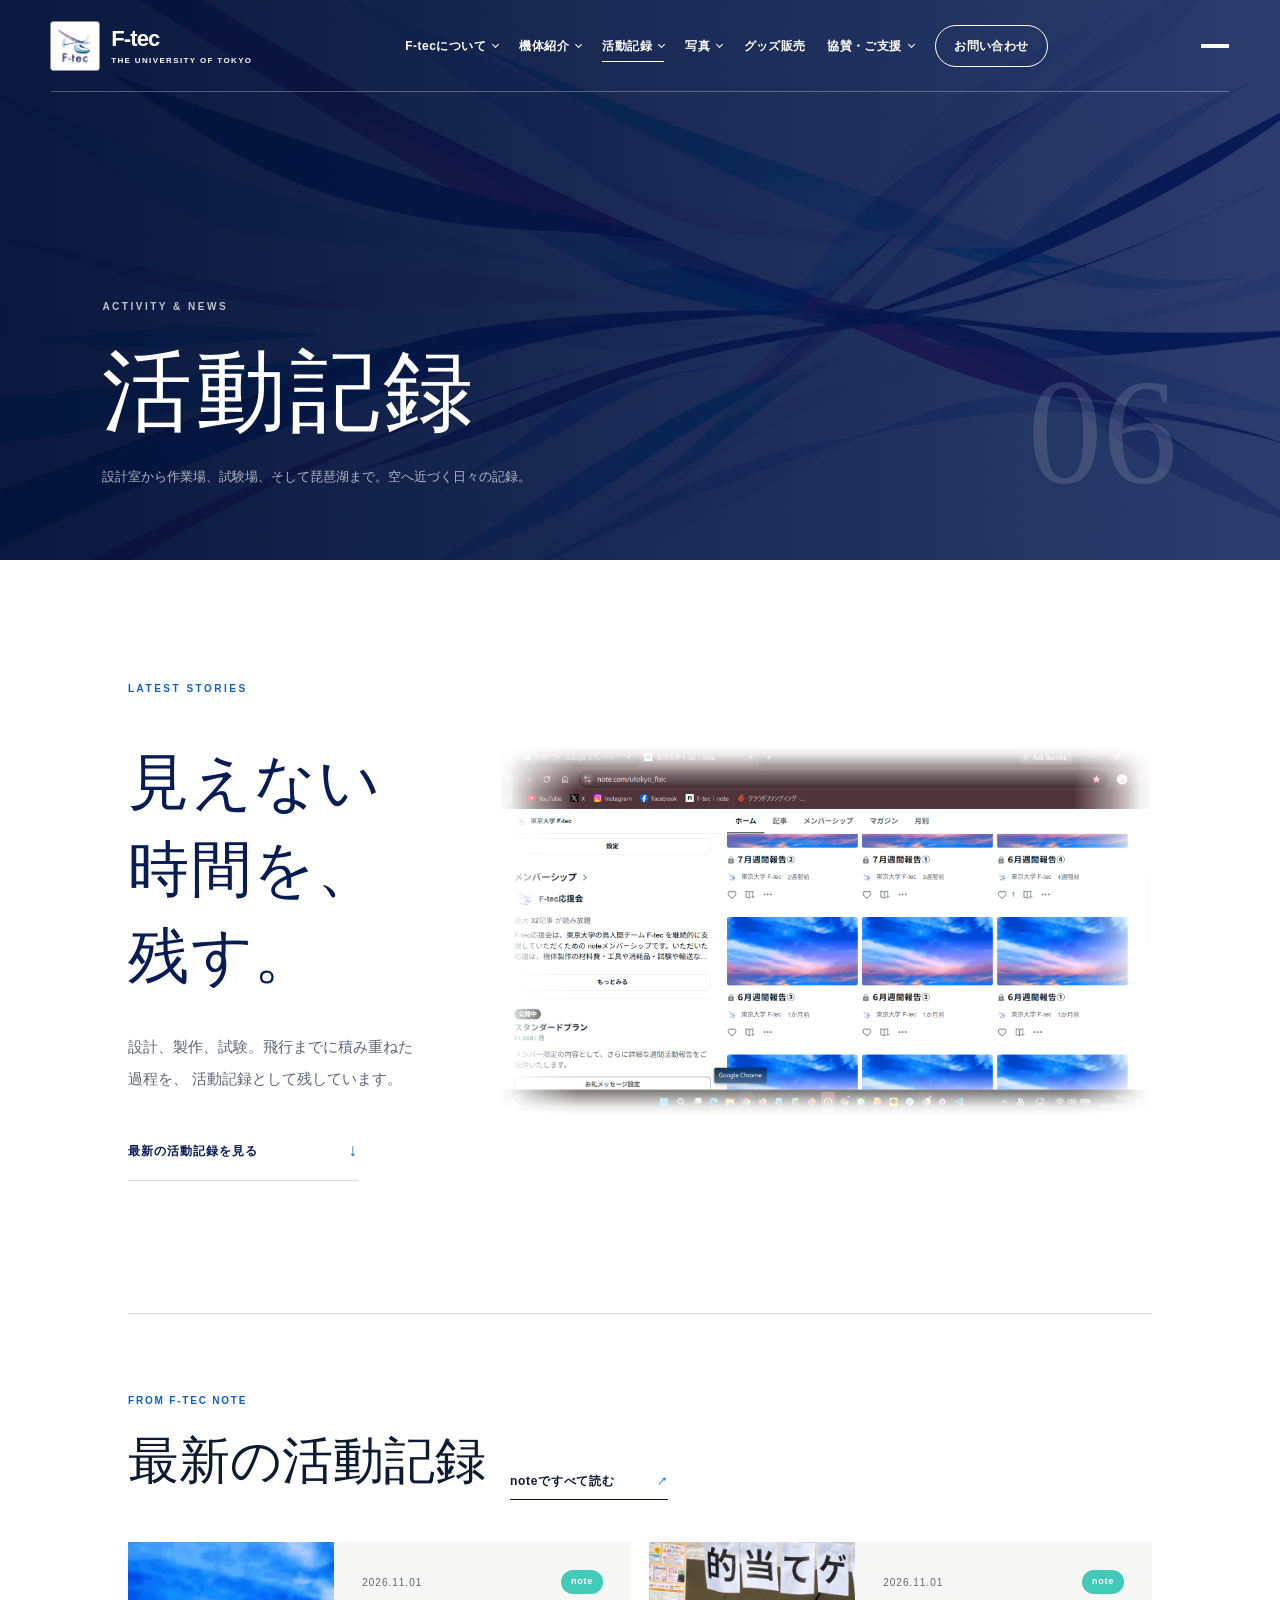
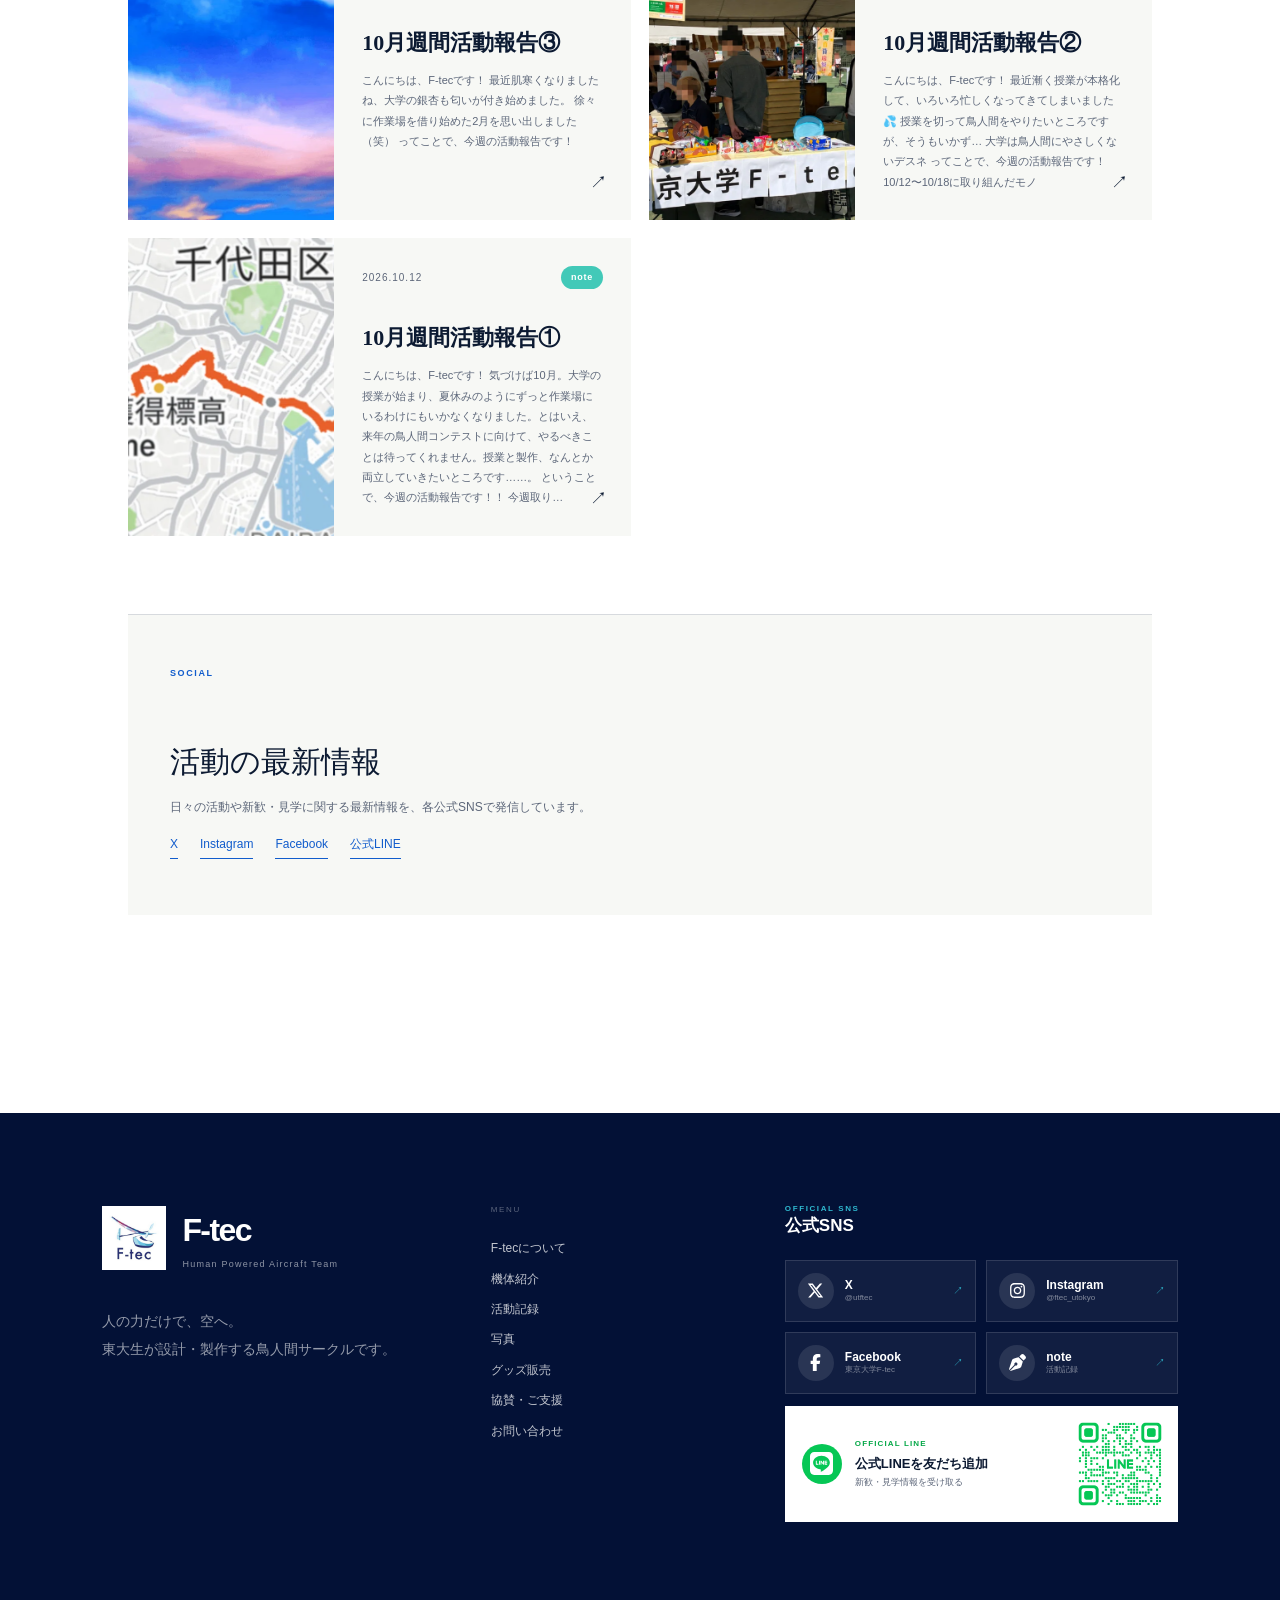
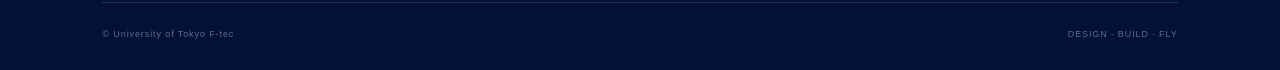
<file: activity/index.html>
<!DOCTYPE html>

<html lang="ja">
<head>
<meta charset="utf-8"/>
<meta content="width=device-width, initial-scale=1" name="viewport"/>
<meta content="KdlZljlwu9cl0Le5NKuzPiqqgoqVHouRuHAvvOmVQUE" name="google-site-verification"/>
<title>活動記録｜東京大学鳥人間サークルF-tec</title>
<meta content="東京大学鳥人間サークルF-tecの活動記録です。人力飛行機の設計、製作、試験、運用の過程や、チームの最新情報を公式noteの記事とともにご紹介します。" name="description"/>
<meta content="index, follow, max-image-preview:large" name="robots"/>
<meta content="#031136" name="theme-color"/>
<link href="https://universityoftokyoftec.github.io/ftec-official/activity/" rel="canonical"/>
<link href="../assets/ftec-logo.jpg" rel="icon" type="image/jpeg"/>
<meta content="ja_JP" property="og:locale"/>
<meta content="website" property="og:type"/>
<meta content="東京大学鳥人間サークルF-tec" property="og:site_name"/>
<meta content="活動記録｜東京大学鳥人間サークルF-tec" property="og:title"/>
<meta content="東京大学鳥人間サークルF-tecの活動記録です。人力飛行機の設計、製作、試験、運用の過程や、チームの最新情報を公式noteの記事とともにご紹介します。" property="og:description"/>
<meta content="https://universityoftokyoftec.github.io/ftec-official/activity/" property="og:url"/>
<meta content="https://universityoftokyoftec.github.io/ftec-official/assets/images/activity-hidden-time-note%20(2).webp" property="og:image"/>
<meta content="F-tecの活動記録を紹介するnote記事画面" property="og:image:alt"/>
<meta content="summary_large_image" name="twitter:card"/>
<meta content="活動記録｜東京大学鳥人間サークルF-tec" name="twitter:title"/>
<meta content="東京大学鳥人間サークルF-tecの活動記録です。人力飛行機の設計、製作、試験、運用の過程や、チームの最新情報を公式noteの記事とともにご紹介します。" name="twitter:description"/>
<meta content="https://universityoftokyoftec.github.io/ftec-official/assets/images/activity-hidden-time-note%20(2).webp" name="twitter:image"/>
<script type="application/ld+json">
  {
    "@context": "https://schema.org",
    "@graph": [
      {
        "@type": "Organization",
        "@id": "https://universityoftokyoftec.github.io/ftec-official/#organization",
        "name": "東京大学鳥人間サークルF-tec",
        "alternateName": [
          "F-tec",
          "東京大学F-tec",
          "東京大学人力飛行機チームF-tec"
        ],
        "url": "https://universityoftokyoftec.github.io/ftec-official/",
        "logo": "https://universityoftokyoftec.github.io/ftec-official/assets/ftec-logo.jpg",
        "email": "university.of.tokyo.ftec@gmail.com",
        "sameAs": [
          "https://x.com/utftec",
          "https://www.instagram.com/ftec_utokyo/",
          "https://www.facebook.com/profile.php?id=61583818448526",
          "https://note.com/utokyo_ftec"
        ]
      },
      {
        "@type": "Blog",
        "@id": "https://universityoftokyoftec.github.io/ftec-official/activity/#webpage",
        "url": "https://universityoftokyoftec.github.io/ftec-official/activity/",
        "name": "活動記録｜東京大学鳥人間サークルF-tec",
        "description": "東京大学鳥人間サークルF-tecの活動記録です。人力飛行機の設計、製作、試験、運用の過程や、チームの最新情報を公式noteの記事とともにご紹介します。",
        "publisher": {
          "@id": "https://universityoftokyoftec.github.io/ftec-official/#organization"
        },
        "image": "https://universityoftokyoftec.github.io/ftec-official/assets/images/activity-hidden-time-note%20(2).webp",
        "blogPost": [
          {
            "@type": "BlogPosting",
            "headline": "７月週間報告②",
            "datePublished": "2026-07-14",
            "url": "https://note.com/utokyo_ftec/n/nd9c45aabcd34",
            "image": "https://universityoftokyoftec.github.io/ftec-official/assets/seo-media/activity-note-2026-07-14.png",
            "author": {
              "@id": "https://universityoftokyoftec.github.io/ftec-official/#organization"
            },
            "publisher": {
              "@id": "https://universityoftokyoftec.github.io/ftec-official/#organization"
            }
          },
          {
            "@type": "BlogPosting",
            "headline": "７月週間報告①",
            "datePublished": "2026-07-11",
            "url": "https://note.com/utokyo_ftec/n/n3ae61394c328",
            "image": "https://universityoftokyoftec.github.io/ftec-official/assets/seo-media/activity-note-2026-07-11.png",
            "author": {
              "@id": "https://universityoftokyoftec.github.io/ftec-official/#organization"
            },
            "publisher": {
              "@id": "https://universityoftokyoftec.github.io/ftec-official/#organization"
            }
          },
          {
            "@type": "BlogPosting",
            "headline": "６月週間報告④",
            "datePublished": "2026-07-03",
            "url": "https://note.com/utokyo_ftec/n/nc2d930be4a58",
            "image": "https://universityoftokyoftec.github.io/ftec-official/assets/seo-media/activity-note-2026-07-03.png",
            "author": {
              "@id": "https://universityoftokyoftec.github.io/ftec-official/#organization"
            },
            "publisher": {
              "@id": "https://universityoftokyoftec.github.io/ftec-official/#organization"
            }
          },
          {
            "@type": "BlogPosting",
            "headline": "６月週間報告③",
            "datePublished": "2026-06-26",
            "url": "https://note.com/utokyo_ftec/n/n59cef1c4e7d5",
            "image": "https://universityoftokyoftec.github.io/ftec-official/assets/seo-media/activity-note-2026-06-26.png",
            "author": {
              "@id": "https://universityoftokyoftec.github.io/ftec-official/#organization"
            },
            "publisher": {
              "@id": "https://universityoftokyoftec.github.io/ftec-official/#organization"
            }
          },
          {
            "@type": "BlogPosting",
            "headline": "６月週間報告②",
            "datePublished": "2026-06-18",
            "url": "https://note.com/utokyo_ftec/n/nad5e1858c2cc",
            "image": "https://universityoftokyoftec.github.io/ftec-official/assets/seo-media/activity-note-2026-06-18.png",
            "author": {
              "@id": "https://universityoftokyoftec.github.io/ftec-official/#organization"
            },
            "publisher": {
              "@id": "https://universityoftokyoftec.github.io/ftec-official/#organization"
            }
          },
          {
            "@type": "BlogPosting",
            "headline": "６月週間報告①",
            "datePublished": "2026-06-11",
            "url": "https://note.com/utokyo_ftec/n/ne2d27b3e08eb",
            "image": "https://universityoftokyoftec.github.io/ftec-official/assets/seo-media/activity-note-2026-06-11.png",
            "author": {
              "@id": "https://universityoftokyoftec.github.io/ftec-official/#organization"
            },
            "publisher": {
              "@id": "https://universityoftokyoftec.github.io/ftec-official/#organization"
            }
          }
        ],
        "inLanguage": "ja"
      }
    ]
  }
  </script>
<style>/*! tailwindcss v4.2.1 | MIT License | https://tailwindcss.com */@layer theme{:root,:host{--font-sans:ui-sans-serif,system-ui,sans-serif,"Apple Color Emoji","Segoe UI Emoji","Segoe UI Symbol","Noto Color Emoji";--font-mono:ui-monospace,SFMono-Regular,Menlo,Monaco,Consolas,"Liberation Mono","Courier New",monospace;--spacing:.25rem;--default-font-family:var(--font-sans);--default-mono-font-family:var(--font-mono)}}@layer base{*,:after,:before,::backdrop{box-sizing:border-box;border:0 solid;margin:0;padding:0}::file-selector-button{box-sizing:border-box;border:0 solid;margin:0;padding:0}html,:host{-webkit-text-size-adjust:100%;tab-size:4;line-height:1.5;font-family:var(--default-font-family,ui-sans-serif,system-ui,sans-serif,"Apple Color Emoji","Segoe UI Emoji","Segoe UI Symbol","Noto Color Emoji");font-feature-settings:var(--default-font-feature-settings,normal);font-variation-settings:var(--default-font-variation-settings,normal);-webkit-tap-highlight-color:transparent}a{-webkit-text-decoration:inherit}b{font-weight:bolder}:-moz-focusring{outline:auto}img,svg{vertical-align:middle;display:block}button{font:inherit;font-feature-settings:inherit;font-variation-settings:inherit;letter-spacing:inherit;color:inherit;opacity:1;background-color:#0000;border-radius:0}::file-selector-button{font:inherit;font-feature-settings:inherit;font-variation-settings:inherit;letter-spacing:inherit;color:inherit;opacity:1;background-color:#0000;border-radius:0}::file-selector-button{margin-inline-end:4px}::placeholder{opacity:1}@supports (not ((-webkit-appearance:-apple-pay-button))) or (contain-intrinsic-size:1px){::placeholder{color:currentColor}@supports (color:color-mix(in lab,red,red)){::placeholder{color:color-mix(in oklab,currentcolor 50%,transparent)}}}::-webkit-search-decoration{-webkit-appearance:none}::-webkit-date-and-time-value{min-height:1lh;text-align:inherit}::-webkit-datetime-edit{display:inline-flex}::-webkit-datetime-edit-fields-wrapper{padding:0}::-webkit-datetime-edit{padding-block:0}::-webkit-datetime-edit-year-field{padding-block:0}::-webkit-datetime-edit-month-field{padding-block:0}::-webkit-datetime-edit-day-field{padding-block:0}::-webkit-datetime-edit-hour-field{padding-block:0}::-webkit-datetime-edit-minute-field{padding-block:0}::-webkit-datetime-edit-second-field{padding-block:0}::-webkit-datetime-edit-millisecond-field{padding-block:0}::-webkit-datetime-edit-meridiem-field{padding-block:0}::-webkit-calendar-picker-indicator{line-height:1}:-moz-ui-invalid{box-shadow:none}button{appearance:button}::file-selector-button{appearance:button}::-webkit-inner-spin-button{height:auto}::-webkit-outer-spin-button{height:auto}}@layer components;:root{--navy:#071b55;--deep:#031136;--blue:#115ccc;--cyan:#2fb8cf;--magenta:#bd1e77;--ice:#eef6fb;--paper:#f7f8f5;--ink:#0c1a32;--muted:#5c6679;--line:#0c1a3229;--serif:"Yu Mincho","Hiragino Mincho ProN","Noto Serif JP",serif;--sans:"Helvetica Neue","Hiragino Sans","Yu Gothic","Noto Sans JP",Arial,sans-serif}*{box-sizing:border-box}html{scroll-behavior:smooth}section[id]{scroll-margin-top:32px}body{background:var(--paper);color:var(--ink);font-family:var(--sans);-webkit-font-smoothing:antialiased;margin:0;line-height:1.7}a{color:inherit;text-decoration:none}img{max-width:100%;display:block}button,a{-webkit-tap-highlight-color:transparent}::selection{background:var(--blue);color:#fff}.site-header{z-index:40;justify-content:space-between;align-items:center;height:92px;padding:0 clamp(24px,4vw,72px);display:flex;position:absolute;top:0;left:0;right:0}.site-header:after{content:"";background:#071b551a;height:1px;position:absolute;bottom:0;left:clamp(24px,4vw,72px);right:clamp(24px,4vw,72px)}.site-header--light{color:#fff}.site-header--light:after{background:#ffffff47}.brand{z-index:51;align-items:center;gap:12px;display:inline-flex;position:relative}.brand-mark{background:#fff;border-radius:3px;width:48px;height:48px;overflow:hidden;box-shadow:0 0 0 1px #ffffff80}.brand-mark img{object-fit:cover;width:100%;height:100%}.brand-copy{flex-direction:column;gap:7px;line-height:1;display:flex}.brand-copy b{letter-spacing:-.04em;font-size:22px;font-weight:700}.brand-copy small{letter-spacing:.17em;font-size:8px;font-weight:600}.desktop-nav{letter-spacing:.04em;align-items:center;gap:clamp(14px,1.65vw,28px);font-size:12px;font-weight:600;display:flex}.nav-group{position:relative}.nav-group__trigger{color:inherit;cursor:pointer;font:inherit;letter-spacing:inherit;background:0 0;border:0;align-items:center;gap:7px;padding:10px 0;display:flex;position:relative}.nav-group__trigger:after{content:"";transform-origin:100%;background:currentColor;width:100%;height:1px;transition:transform .3s;position:absolute;bottom:4px;left:0;transform:scaleX(0)}.nav-group:hover .nav-group__trigger:after,.nav-group:focus-within .nav-group__trigger:after,.nav-group.is-active .nav-group__trigger:after,.nav-group.is-open .nav-group__trigger:after{transform-origin:0;transform:scaleX(1)}.nav-group__caret{border-bottom:1px solid;border-right:1px solid;width:5px;height:5px;margin-top:-3px;transition:transform .22s;transform:rotate(45deg)}.nav-group:hover .nav-group__caret,.nav-group:focus-within .nav-group__caret{transform:translateY(3px) rotate(225deg)}.nav-dropdown{border-top:3px solid var(--cyan);color:var(--ink);opacity:0;pointer-events:none;visibility:hidden;background:#fff;min-width:230px;padding:6px 0;transition:opacity .2s,transform .2s,visibility .2s;position:absolute;top:calc(100% + 16px);left:50%;transform:translate(-50%,-8px);box-shadow:0 18px 45px #0311362e}.nav-dropdown:before{content:"";height:19px;position:absolute;top:-19px;left:0;right:0}.nav-group:hover .nav-dropdown,.nav-group:focus-within .nav-dropdown{opacity:1;pointer-events:auto;visibility:visible;transform:translate(-50%)}.nav-dropdown a{letter-spacing:.02em;border-bottom:1px solid #0c1a3217;justify-content:space-between;align-items:center;padding:13px 18px;font-size:12px;font-weight:500;transition:background .2s,color .2s,padding .2s;display:flex}.nav-dropdown a:last-child{border-bottom:0}.nav-dropdown a:hover,.nav-dropdown a:focus-visible{background:var(--ice);color:var(--blue);padding-left:22px}.nav-dropdown__group{position:relative}.nav-dropdown__submenu-trigger{color:var(--ink);cursor:pointer;font:inherit;letter-spacing:.02em;background:#fff;border:0;border-bottom:1px solid #0c1a3217;justify-content:space-between;align-items:center;width:100%;padding:13px 18px;font-size:12px;font-weight:500;transition:background .2s,color .2s,padding .2s;display:flex}.nav-dropdown__submenu-trigger:hover,.nav-dropdown__submenu-trigger:focus-visible{background:var(--ice);color:var(--blue);padding-left:22px}.nav-subdropdown{border-left:3px solid var(--cyan);opacity:0;pointer-events:none;visibility:hidden;background:#fff;min-width:190px;max-height:min(70vh,640px);padding:6px 0;transition:opacity .2s,transform .2s,visibility .2s;position:absolute;top:-6px;left:calc(100% - 2px);overflow-y:auto;transform:translate(-8px);box-shadow:18px 18px 45px #03113629}.nav-dropdown__group:hover .nav-subdropdown,.nav-dropdown__group:focus-within .nav-subdropdown{opacity:1;pointer-events:auto;visibility:visible;transform:translate(0)}.nav-dropdown a span{color:var(--blue);font-size:11px}.nav-cta{border:1px solid;border-radius:100px;padding:10px 18px;transition:background .25s,color .25s}.nav-cta:hover{color:var(--navy);background:currentColor}.eyebrow{letter-spacing:.25em;margin:0 0 28px;font-size:10px;font-weight:700}.button:hover{transform:translateY(-3px)}.button--outline:hover{color:var(--navy);background:#fff}.text-link{letter-spacing:.06em;border-bottom:1px solid;align-items:center;gap:42px;padding:0 0 8px;font-size:12px;font-weight:700;display:inline-flex}.text-link span{transition:transform .25s}.text-link:hover span{transform:translate(5px)}.scroll-cue i:after{content:"";background:#fff;width:1px;height:28px;animation:1.8s infinite scrollLine;position:absolute;top:-28px;left:0}.eyebrow{color:var(--blue)}.eyebrow--light{color:#ffffffbd}.field-notes figure:after{content:"";pointer-events:none;background:linear-gradient(#0000 65%,#020a1eb3);position:absolute;inset:0}.field-notes figure:hover img.is-active{transform:scale(1.025)}.field-notes__controls button:hover,.field-notes__controls button:focus-visible{background:var(--blue);border-color:#fff;outline:none}.aircraft-feature__visual:after{background:linear-gradient(90deg,transparent 65%,var(--navy));content:"";position:absolute;inset:0}.news-card:hover{background:var(--ice);transform:translateY(-4px)}.news-card:hover .news-card__image img{transform:scale(1.035)}.home-link-card:before,.home-link-card:after{content:"";position:absolute;inset:0}.home-link-card:before{background-position:50%;background-repeat:no-repeat;background-size:cover;transition:transform .8s}.home-link-card:after{transition:opacity .35s}.home-link-card:hover:before{transform:scale(1.08)}.home-link-card:hover:after{opacity:.9}.home-link-card--design:before{background-image:url(../assets/seo-media/navigation-design-card.jpg);background-position:48%}.home-link-card--design:after{background:linear-gradient(90deg,#f3f9fcf7 0%,#f3f9fce0 48%,#f3f9fc94 100%),linear-gradient(#2fb8cf0a,#071b5514)}.home-link-card--join:before{background-image:url(../assets/seo-media/navigation-join-card.jpg);background-position:52% 42%}.home-link-card--join:after{background:linear-gradient(90deg,#031136e6 0%,#071b55ba 58%,#115ccc85 100%),linear-gradient(#115ccc2e,#03113657)}.support-banner:after{content:"";pointer-events:none;background:linear-gradient(90deg,#fff 0% 39%,#ffffffe6 51%,#ffffff14 78%,#0000 100%);position:absolute;inset:0}.site-footer{background:var(--deep);color:#fff;padding:90px clamp(28px,8vw,132px) 28px;position:relative;overflow:hidden}.footer-inner{grid-template-columns:minmax(280px,.95fr) minmax(230px,.62fr) minmax(390px,1.15fr);gap:clamp(42px,5vw,76px);display:grid;position:relative}.footer-brand{align-items:center;gap:16px;display:flex}.footer-brand img{object-fit:cover;width:64px;height:64px}.footer-brand span{flex-direction:column;display:flex}.footer-brand b{letter-spacing:-.05em;font-size:32px}.footer-brand small{color:#ffffff8c;letter-spacing:.14em;font-size:9px}.footer-message{color:#ffffff94;font-family:var(--serif);margin:36px 0 0;font-size:14px;line-height:2}.footer-links{flex-direction:column;gap:10px;display:flex}.footer-links p{color:#ffffff59;letter-spacing:.2em;margin:0 0 12px;font-size:8px}.footer-links a{color:#ffffffc2;font-size:12px}.footer-links a:hover{color:#fff}.footer-social{min-width:0}.footer-social__heading{color:#fff;flex-direction:column;margin:0 0 22px;font-size:17px;font-weight:700;line-height:1.4;display:flex}.footer-social__heading span{color:var(--cyan);letter-spacing:.2em;font-size:8px;font-weight:600}.footer-social__grid{grid-template-columns:repeat(2,minmax(0,1fr));gap:10px;display:grid}.footer-social__link{background:#ffffff0e;border:1px solid #ffffff21;grid-template-columns:36px minmax(0,1fr) auto;align-items:center;gap:11px;min-height:62px;padding:10px 12px;transition:background .22s,border-color .22s,transform .22s;display:grid}.footer-social__link:hover,.footer-social__link:focus-visible{background:#ffffff1c;border-color:#2fb8cfcc;transform:translateY(-2px)}.footer-social__icon{background:#ffffff1a;border-radius:50%;justify-content:center;align-items:center;width:36px;height:36px;font-size:17px;display:flex}.footer-social__link>span:nth-child(2){flex-direction:column;min-width:0;line-height:1.35;display:flex}.footer-social__link b{font-size:12px;font-weight:700}.footer-social__link small{color:#ffffff7a;text-overflow:ellipsis;white-space:nowrap;font-size:8px;overflow:hidden}.footer-social__link i{color:var(--cyan);font-size:10px;font-style:normal}.footer-line{color:var(--ink);background:#fff;justify-content:space-between;align-items:center;min-height:116px;margin-top:12px;padding:12px;transition:transform .22s;display:flex;overflow:hidden}.footer-line:hover,.footer-line:focus-visible{transform:translateY(-2px)}.footer-line__copy{align-items:center;gap:13px;padding-left:5px;display:flex}.footer-line__copy>span:last-child{flex-direction:column;display:flex}.footer-line__icon{color:#fff;background:#06c755;border-radius:50%;flex:0 0 40px;justify-content:center;align-items:center;width:40px;height:40px;font-size:23px;display:flex}.footer-line small{color:#06a848;letter-spacing:.14em;font-size:8px;font-weight:700}.footer-line b{margin-top:2px;font-size:13px}.footer-line em{color:var(--muted);font-size:9px;font-style:normal}.footer-line img{object-fit:contain;background:#fff;flex:0 0 92px;width:92px;height:92px}.footer-bottom{color:#ffffff61;letter-spacing:.1em;border-top:1px solid #ffffff21;justify-content:space-between;align-items:center;margin-top:80px;padding-top:24px;font-size:9px;display:flex;position:relative}.page-hero{background:var(--navy);color:#fff;height:560px;position:relative;overflow:hidden}.page-hero:after{content:"";background:linear-gradient(90deg,#031136eb,#071b558c);position:absolute;inset:0}.page-hero__pattern{opacity:.33;background:url(../assets/seo-media/ftec-ribbon-flow.png)50%/cover no-repeat;position:absolute;inset:0}.page-hero__inner{z-index:2;justify-content:space-between;align-items:flex-end;display:flex;position:absolute;bottom:72px;left:clamp(28px,8vw,132px);right:clamp(28px,8vw,132px)}.page-hero h1{font-family:var(--serif);letter-spacing:.04em;margin:0;font-size:clamp(54px,7vw,100px);font-weight:500;line-height:1.1}.page-hero__lead{color:#ffffffad;margin:24px 0 0;font-size:13px}.page-index{color:#ffffff21;font-family:var(--serif);font-size:150px;line-height:.75}.page-body{background:#fff;padding:120px clamp(28px,10vw,165px)}.page-intro{margin-bottom:120px;display:grid}.page-intro h2,.content-section h2{font-family:var(--serif);margin:0;font-size:clamp(34px,4vw,54px);font-weight:500;line-height:1.55}.page-intro__copy{color:var(--muted);font-size:15px;line-height:2.35}.page-intro__copy p:first-child{margin-top:0}.activity-intro{grid-template-columns:.42fr minmax(360px,.98fr) minmax(390px,1.1fr);align-items:center;gap:clamp(30px,4.8vw,78px);min-height:540px;margin-left:max(-28px,-2vw);margin-right:max(-90px,-5.5vw)}.activity-intro>.eyebrow{align-self:start;margin-top:22px}.activity-intro__visual{aspect-ratio:1.08;background:#fff;margin:0;position:relative;overflow:hidden}.activity-intro__visual:after{content:"";pointer-events:none;background:linear-gradient(90deg,#fff 0%,#fffffff0 5%,#fff0 24% 78%,#fff 100%),linear-gradient(#fff 0%,#fff0 18% 80%,#fff 100%);position:absolute;inset:0}.activity-intro__visual img{filter:grayscale(.1) saturate(.76) contrast(.9) brightness(1.09);object-fit:cover;object-position:50% 62%;width:100%;max-width:none;height:132%;transform:translateY(-13%)}.sponsor-intro__visual:after{content:"";pointer-events:none;background:linear-gradient(90deg,#fff 0%,#ffffffe6 6%,#fff0 27% 78%,#fff 100%),linear-gradient(#fff 0%,#fff0 17% 82%,#fff 100%);position:absolute;inset:0}.sponsor-intro__visual:hover img{filter:saturate(.94) contrast(1.01) brightness(1.04);transform:scale(1.012)}.support-feature__image:after{content:"";pointer-events:none;background:linear-gradient(145deg,#0000 55%,#05204c33);position:absolute;inset:0}.support-feature__image:hover img{filter:saturate(.98) contrast(1.03);transform:scale(1.025)}.content-section{border-top:1px solid var(--line);padding:78px 0}.content-section__heading{align-items:baseline;gap:24px;margin-bottom:42px;display:flex}.content-section__heading span{color:var(--blue);letter-spacing:.18em;font-size:10px;font-weight:700}.timeline-item:before{border:3px solid var(--blue);content:"";background:#fff;border-radius:50%;width:15px;height:15px;position:absolute;top:8px;left:-8px}.team-card:after{background:var(--blue);content:"";transform-origin:0;width:100%;height:3px;transition:transform .35s;position:absolute;bottom:0;left:0;transform:scaleX(0)}.team-card:hover:after{transform:scaleX(1)}.team-card__media:before{content:"";mix-blend-mode:multiply;pointer-events:none;z-index:1;background:linear-gradient(135deg,#071b5538,#115ccc0a 62%,#2fb8cf14);position:absolute;inset:0}.team-card__media:after{background:linear-gradient(180deg,var(--paper) 0%,#f7f8f547 12%,transparent 28%,transparent 84%,var(--paper) 100%),linear-gradient(90deg,var(--paper) 0%,transparent 6%,transparent 94%,var(--paper) 100%);content:"";pointer-events:none;z-index:2;position:absolute;inset:0}.team-card:hover .team-card__media img{transform:scale(1.025)}.team-card--featured .team-card__media:after{background:linear-gradient(90deg,var(--deep) 0%,#03113680 14%,transparent 40%),linear-gradient(180deg,var(--deep) 0%,transparent 15%,transparent 85%,var(--deep) 100%)}.teams-collaboration:after{content:"";border:1px solid #ffffff14;border-radius:50%;width:520px;height:520px;position:absolute;top:-240px;right:-120px}.aircraft-year-card:hover{z-index:1;background:#fbfdff;transform:translateY(-3px);box-shadow:0 18px 40px #03113617}.aircraft-year-card__visual:after{content:"";border-top:1px solid #071b552e;width:120%;position:absolute;top:54%;left:-10%;transform:rotate(-7deg)}.posts-list{border-top:1px solid var(--line)}.note-section-heading{align-items:flex-end}.note-section-heading>div>span{margin-bottom:12px;display:block}.note-post-grid{grid-template-columns:repeat(2,minmax(0,1fr));gap:18px;display:grid}.note-post-card{background:var(--paper);grid-template-columns:minmax(170px,.82fr) minmax(0,1.18fr);min-height:270px;transition:background .3s,transform .3s;display:grid;overflow:hidden}.note-post-card:hover{background:var(--ice);transform:translateY(-4px)}.note-post-card__image{background:var(--navy);min-height:100%;overflow:hidden}.note-post-card__image img{object-fit:cover;width:100%;height:100%;transition:transform .7s cubic-bezier(.2,.8,.2,1)}.note-post-card:hover .note-post-card__image img{transform:scale(1.035)}.note-post-card__body{flex-direction:column;padding:28px;display:flex;position:relative}.note-post-card__meta{justify-content:space-between;align-items:center;display:flex}.note-post-card__meta time{color:var(--muted);letter-spacing:.1em;font-size:10px}.note-post-card__meta span{color:#fff;letter-spacing:.08em;background:#42c9b8;border-radius:100px;padding:4px 10px;font-size:9px;font-weight:700}.note-post-card h3{font-family:var(--serif);margin:32px 0 10px;font-size:22px;font-weight:600;line-height:1.55}.note-post-card p{color:var(--muted);margin:0;font-size:11px;line-height:1.85}.note-post-card b{font-size:17px;font-weight:400;position:absolute;bottom:22px;right:24px}.activity-milestones{margin-top:36px}.social-platform-tabs button:after{background:var(--blue);content:"";height:3px;transition:transform .2s;position:absolute;bottom:-1px;left:12px;right:12px;transform:scaleX(0)}.social-platform-tabs button.is-active:after{transform:scaleX(1)}@keyframes social-panel-in{0%{opacity:0;transform:translateY(8px)}to{opacity:1;transform:translateY(0)}}.post-row{border-bottom:1px solid var(--line);grid-template-columns:120px 120px 1fr 40px;align-items:center;gap:30px;min-height:132px;padding:22px 6px;transition:padding .25s,background .25s;display:grid}.post-row:hover{background:var(--ice);padding-left:18px;padding-right:18px}.post-row time{color:var(--muted);font-size:11px}.post-tag{color:var(--blue);letter-spacing:.15em;font-size:8px;font-weight:700}.post-row h3{font-family:var(--serif);margin:0 0 6px;font-size:20px;font-weight:600}.post-row p{color:var(--muted);margin:0;font-size:11px}.gallery-item:hover img{transform:scale(1.03)}.sponsor-card:after{background:linear-gradient(90deg,var(--blue),#7bc8eb);content:"";transform-origin:0;width:calc(100% - 60px);height:3px;transition:transform .24s;position:absolute;bottom:0;left:30px;transform:scaleX(0)}.sponsor-card:hover:after{transform:scaleX(1)}.sponsor-card__icon:after{content:"";border:1px solid #115ccc1f;border-radius:50%;position:absolute;inset:5px}.sponsor-callout:after,.join-callout:after{content:"";opacity:.17;background:url(../assets/seo-media/ftec-ribbon-flow.png)50%/cover no-repeat;position:absolute;inset:0 0 0 45%}.sponsor-callout:after{background:linear-gradient(90deg,var(--navy) 0%,var(--navy) 42%,#071b55eb 54%,#071b5575 78%,#071b5542 100%);opacity:1;pointer-events:none;z-index:1;inset:0}.form-control input:focus,.form-control select:focus,.form-control textarea:focus{border-color:var(--blue);box-shadow:0 0 0 3px #115ccc1a}.form-actions .button:disabled{cursor:wait;opacity:.55}.contact-card{background:var(--paper);min-height:300px;padding:42px}.contact-card>span{color:var(--blue);letter-spacing:.18em;font-size:9px;font-weight:700}.contact-card h2{font-family:var(--serif);margin:55px 0 12px;font-size:30px;font-weight:500}.contact-card p{color:var(--muted);font-size:12px}.contact-card a{color:var(--blue);border-bottom:1px solid;margin-top:16px;padding-bottom:4px;font-size:12px;display:inline-block}.contact-card__socials{flex-wrap:wrap;gap:0 22px;display:flex}.activity-social-links{padding-top:0}@keyframes heroReveal{0%{opacity:0;transform:scale(1.06)}to{opacity:1;transform:scale(1)}}@keyframes riseIn{0%{opacity:0;transform:translateY(24px)}to{opacity:1;transform:translateY(0)}}@keyframes scrollLine{0%{transform:translateY(0)}to{transform:translateY(110px)}}@media (width<=1100px){.activity-intro{grid-template-columns:.42fr 1.58fr;margin-left:0;margin-right:0}.activity-intro__visual{aspect-ratio:2;grid-column:1/-1}.footer-inner{grid-template-columns:minmax(280px,1fr) minmax(230px,.72fr)}.footer-social{grid-column:1/-1;max-width:720px}.desktop-nav{display:none}.menu-button{z-index:51;background:0 0;border:0;flex-direction:column;justify-content:center;gap:7px;width:46px;height:46px;padding:10px 0 10px 14px;display:flex;position:relative}.mobile-menu{background:var(--deep);color:#fff;opacity:0;pointer-events:none;z-index:50;transition:opacity .3s,transform .3s;display:block;position:fixed;inset:0;transform:translateY(-18px)}.mobile-menu:after{content:"";opacity:.1;background:url(../assets/seo-media/ftec-ribbon-flow.png)50%/cover no-repeat;position:absolute;inset:0}.aircraft-feature__visual:after{background:linear-gradient(0deg,var(--navy),transparent 40%)}}@media (width<=760px){.sponsor-intro__visual:after{background:linear-gradient(90deg,#fff 0%,#fff0 15% 85%,#fff 100%),linear-gradient(#fff 0%,#fff0 12% 82%,#fff 100%)}.site-header{height:76px;padding:0 20px}.site-header:after{left:20px;right:20px}.brand-mark{width:40px;height:40px}.brand-copy b{font-size:19px}.brand-copy small{font-size:6px}.page-intro{grid-template-columns:1fr}.support-banner:after{background:linear-gradient(#fff 0% 48%,#fffffff2 59%,#ffffff14 82%,#0000 100%)}.site-footer{padding:70px 24px 24px}.footer-inner{grid-template-columns:1fr}.footer-links{gap:20px}.footer-social__grid{grid-template-columns:1fr}.footer-line{max-width:430px}.footer-bottom{flex-direction:column;align-items:flex-start;gap:8px}.page-hero{height:490px}.page-hero__inner{bottom:55px;left:24px;right:24px}.page-hero h1{font-size:50px}.page-index{display:none}.page-body{padding:82px 24px}.page-intro{margin-bottom:80px}.activity-intro{gap:28px;min-height:0;margin-left:0;margin-right:0}.activity-intro>.eyebrow{margin-top:0}.activity-intro__visual{aspect-ratio:1.35;margin-top:8px}.activity-intro__visual img{height:134%;transform:translateY(-14%)}.content-section__heading{flex-direction:column;align-items:flex-start;gap:8px}.post-row{grid-template-columns:78px 1fr 25px}.note-section-heading{align-items:flex-start}.note-post-grid,.note-post-card{grid-template-columns:1fr}.note-post-card__image{aspect-ratio:16/9}.note-post-card__body{min-height:230px}.post-tag{display:none}.post-row h3{font-size:17px}.sponsor-callout:after{background:linear-gradient(180deg,var(--navy) 0%,var(--navy) 44%,#071b55eb 58%,#071b5561 84%,#071b5538 100%)}}@media (prefers-reduced-motion:reduce){*,:before,:after{scroll-behavior:auto!important;transition-duration:.01ms!important;animation-duration:.01ms!important;animation-iteration-count:1!important}}
/* ===== Activity introduction: latest note feature ===== */
.activity-story-intro{
  display:grid;
  grid-template-columns:minmax(250px,.68fr) minmax(0,1.55fr);
  align-items:center;
  gap:clamp(48px,6.5vw,112px);
  margin:0 0 132px;
}

.activity-story-intro__copy{
  max-width:430px;
}

.activity-story-intro__copy .eyebrow{
  margin:0 0 42px;
}

.activity-story-intro__copy h2{
  color:var(--navy);
  font-family:var(--serif);
  font-size:clamp(44px,4.8vw,72px);
  font-weight:500;
  letter-spacing:.025em;
  line-height:1.42;
  margin:0 0 30px;
}

.activity-story-intro__copy>p:not(.eyebrow){
  color:var(--muted);
  font-size:15px;
  line-height:2.15;
  margin:0;
}

.activity-story-intro__jump{
  align-items:center;
  border-bottom:1px solid var(--line);
  color:var(--navy);
  display:flex;
  font-size:12px;
  font-weight:700;
  justify-content:space-between;
  letter-spacing:.08em;
  margin-top:42px;
  max-width:230px;
  padding:0 0 14px;
  text-decoration:none;
  transition:border-color .25s,color .25s;
}

.activity-story-intro__jump span{
  color:var(--blue);
  font-size:17px;
  transition:transform .25s;
}

.activity-story-intro__jump:hover{
  border-color:var(--blue);
  color:var(--blue);
}

.activity-story-intro__jump:hover span{
  transform:translateY(4px);
}

.latest-note-feature{
  background:var(--navy);
  color:#fff;
  display:grid;
  grid-template-columns:minmax(0,1.18fr) minmax(280px,.82fr);
  min-height:520px;
  overflow:hidden;
  position:relative;
  text-decoration:none;
  transition:transform .35s cubic-bezier(.2,.8,.2,1),box-shadow .35s;
}

.latest-note-feature:hover{
  box-shadow:0 28px 65px rgba(3,17,54,.18);
  transform:translateY(-5px);
}

.latest-note-feature__image{
  background:#061a43;
  min-height:520px;
  overflow:hidden;
  position:relative;
}

.latest-note-feature__image:after{
  background:
    linear-gradient(90deg,transparent 62%,rgba(3,17,54,.22) 82%,var(--navy) 100%),
    linear-gradient(180deg,rgba(3,17,54,.08),transparent 34%,rgba(3,17,54,.22));
  content:"";
  pointer-events:none;
  position:absolute;
  inset:0;
}

.latest-note-feature__image img{
  display:block;
  height:100%;
  object-fit:cover;
  object-position:center;
  transition:transform .8s cubic-bezier(.2,.8,.2,1),filter .35s;
  width:100%;
}

.latest-note-feature:hover .latest-note-feature__image img{
  filter:saturate(1.04) contrast(1.02);
  transform:scale(1.025);
}

.latest-note-feature__image-label{
  background:rgba(3,17,54,.76);
  border:1px solid rgba(255,255,255,.24);
  font-size:9px;
  font-weight:700;
  left:26px;
  letter-spacing:.2em;
  padding:9px 12px;
  position:absolute;
  top:26px;
  z-index:2;
}

.latest-note-feature__body{
  display:flex;
  flex-direction:column;
  min-width:0;
  padding:48px 44px 42px;
  position:relative;
  z-index:2;
}

.latest-note-feature__meta{
  align-items:center;
  display:flex;
  justify-content:space-between;
}

.latest-note-feature__meta time{
  color:rgba(255,255,255,.58);
  font-size:10px;
  letter-spacing:.14em;
}

.latest-note-feature__meta span{
  background:#42c9b8;
  border-radius:100px;
  color:#fff;
  font-size:9px;
  font-weight:700;
  letter-spacing:.08em;
  padding:5px 11px;
}

.latest-note-feature h3{
  color:#fff;
  font-family:var(--serif);
  font-size:clamp(27px,2.3vw,39px);
  font-weight:500;
  line-height:1.52;
  margin:70px 0 22px;
}

.latest-note-feature__body>p{
  color:rgba(255,255,255,.64);
  display:-webkit-box;
  font-size:12px;
  line-height:2;
  margin:0 0 38px;
  overflow:hidden;
  -webkit-box-orient:vertical;
  -webkit-line-clamp:5;
}

.latest-note-feature__link{
  align-items:center;
  border-top:1px solid rgba(255,255,255,.17);
  display:flex;
  font-size:11px;
  font-weight:600;
  justify-content:space-between;
  letter-spacing:.1em;
  margin-top:auto;
  padding-top:18px;
}

.latest-note-feature__link span{
  color:#58d6e8;
  font-size:18px;
  transition:transform .25s;
}

.latest-note-feature:hover .latest-note-feature__link span{
  transform:translate(4px,-4px);
}

@media(max-width:1180px){
  .activity-story-intro{
    grid-template-columns:minmax(230px,.58fr) minmax(0,1.42fr);
    gap:48px;
  }

  .latest-note-feature{
    grid-template-columns:minmax(0,1.05fr) minmax(250px,.95fr);
  }

  .latest-note-feature__body{
    padding:40px 34px 36px;
  }

  .latest-note-feature h3{
    margin-top:52px;
  }
}

@media(max-width:920px){
  .activity-story-intro{
    display:block;
    margin-bottom:100px;
  }

  .activity-story-intro__copy{
    max-width:620px;
    margin-bottom:54px;
  }

  .activity-story-intro__copy .eyebrow{
    margin-bottom:26px;
  }

  .activity-story-intro__copy h2{
    font-size:clamp(42px,8vw,64px);
  }

  .latest-note-feature{
    min-height:0;
  }
}

@media(max-width:680px){
  .activity-story-intro{
    margin-bottom:82px;
  }

  .activity-story-intro__copy h2{
    font-size:clamp(38px,11vw,54px);
  }

  .activity-story-intro__copy>p:not(.eyebrow){
    font-size:14px;
  }

  .latest-note-feature{
    display:block;
  }

  .latest-note-feature__image{
    aspect-ratio:1.35;
    min-height:0;
  }

  .latest-note-feature__image:after{
    background:linear-gradient(180deg,transparent 58%,var(--navy) 100%);
  }

  .latest-note-feature__body{
    padding:32px 26px 30px;
  }

  .latest-note-feature h3{
    font-size:28px;
    margin:42px 0 18px;
  }

  .latest-note-feature__body>p{
    -webkit-line-clamp:4;
  }
}
</style>
<style>.sf-hidden{display:none!important}</style>
<style id="ftec-static-fixes">
/* GitHub/Vercel移植版で追加した補修スタイル */
.menu-button > span {
  display: block;
  width: 28px;
  height: 1.5px;
  background: currentColor;
  transform-origin: center;
  transition: transform .25s ease, opacity .2s ease;
}
.menu-button.ftec-open > span:nth-child(1) { transform: translateY(8.5px) rotate(45deg); }
.menu-button.ftec-open > span:nth-child(2) { opacity: 0; }
.menu-button.ftec-open > span:nth-child(3) { transform: translateY(-8.5px) rotate(-45deg); }
.mobile-menu.ftec-open { opacity: 1; pointer-events: auto; transform: translateY(0); }
.mobile-menu::after { pointer-events: none; }
body.ftec-menu-open { overflow: hidden; }
.ftec-mobile-inner {
  position: relative;
  z-index: 1;
  min-height: 100%;
  padding: 104px clamp(22px, 7vw, 52px) 52px;
  overflow-y: auto;
}
.ftec-mobile-kicker {
  margin: 0 0 30px;
  color: var(--cyan, #40d9ff);
  font-size: 10px;
  font-weight: 700;
  letter-spacing: .22em;
}
.ftec-mobile-nav { border-top: 1px solid rgba(255,255,255,.22); }
.ftec-mobile-section { border-bottom: 1px solid rgba(255,255,255,.18); }
.ftec-mobile-summary {
  list-style: none;
  cursor: pointer;
  display: flex;
  justify-content: space-between;
  align-items: center;
  padding: 18px 0;
  font-size: clamp(18px, 5vw, 25px);
  font-weight: 600;
  letter-spacing: .02em;
}
.ftec-mobile-summary::-webkit-details-marker { display: none; }
.ftec-mobile-summary::after { content: '+'; font-size: 25px; font-weight: 300; transition: transform .2s ease; }
.ftec-mobile-section[open] .ftec-mobile-summary::after { transform: rotate(45deg); }
.ftec-mobile-links { display: grid; gap: 1px; padding: 0 0 16px 12px; }
.ftec-mobile-links a {
  display: flex;
  justify-content: space-between;
  gap: 20px;
  padding: 10px 0;
  color: rgba(255,255,255,.78);
  font-size: 13px;
  letter-spacing: .04em;
}
.ftec-mobile-links a::after { content: '→'; color: var(--cyan, #40d9ff); }
.ftec-mobile-links a[target='_blank']::after { content: '↗'; }
.ftec-mobile-contact {
  display: flex;
  justify-content: space-between;
  align-items: center;
  margin-top: 24px;
  padding: 17px 18px;
  background: var(--cyan, #40d9ff);
  color: var(--deep, #031136);
  font-weight: 700;
  letter-spacing: .04em;
}
.ftec-mobile-contact::after { content: '→'; }
@media (width > 1100px) {
  .mobile-menu { display: none !important; }
}
/* SingleFile保存時に固定された表示状態を自然に戻す */
.field-notes__slides img { transition: opacity .35s ease; }
/* 問い合わせ送信時の補助表示 */
.ftec-form-note {
  margin-top: 12px;
  font-size: 12px;
  line-height: 1.7;
  color: #526078;
}

/* 活動記録ページの導入文を少し左へ寄せる */
@media (min-width: 901px) {
  .activity-intro > div {
    transform: translateX(-230px);
  }
}

</style>
<style>
/* 「見えない時間を、残す。」導入画像 */
.latest-note-feature__image,
.latest-note-visual {
  background: #fff;
  overflow: hidden;
  position: relative;
}

#latest-note-feature-image {
  display: block;
  object-position: center top;
}

/* 上下左右の四辺を白い背景へ自然に溶かす */
.latest-note-feature__image::after,
.latest-note-visual::after {
  content: "";
  position: absolute;
  inset: 0;
  z-index: 3;
  pointer-events: none;
  background:
    linear-gradient(
      90deg,
      #fff 0%,
      rgba(255,255,255,.90) 2%,
      rgba(255,255,255,.48) 6%,
      transparent 12%,
      transparent 88%,
      rgba(255,255,255,.48) 94%,
      rgba(255,255,255,.90) 98%,
      #fff 100%
    ),
    linear-gradient(
      180deg,
      #fff 0%,
      rgba(255,255,255,.90) 2%,
      rgba(255,255,255,.45) 6%,
      transparent 12%,
      transparent 88%,
      rgba(255,255,255,.45) 94%,
      rgba(255,255,255,.90) 98%,
      #fff 100%
    );
}

/* 既存の片側だけのグラデーションより、この四辺フェードを優先 */
.latest-note-feature__image::after {
  background:
    linear-gradient(
      90deg,
      #fff 0%,
      rgba(255,255,255,.90) 2%,
      rgba(255,255,255,.48) 6%,
      transparent 12%,
      transparent 88%,
      rgba(255,255,255,.48) 94%,
      rgba(255,255,255,.90) 98%,
      #fff 100%
    ),
    linear-gradient(
      180deg,
      #fff 0%,
      rgba(255,255,255,.90) 2%,
      rgba(255,255,255,.45) 6%,
      transparent 12%,
      transparent 88%,
      rgba(255,255,255,.45) 94%,
      rgba(255,255,255,.90) 98%,
      #fff 100%
    ) !important;
}

@media (max-width: 680px) {
  .latest-note-feature__image::after,
  .latest-note-visual::after {
    background:
      linear-gradient(
        90deg,
        #fff 0%,
        rgba(255,255,255,.72) 4%,
        transparent 12%,
        transparent 88%,
        rgba(255,255,255,.72) 96%,
        #fff 100%
      ),
      linear-gradient(
        180deg,
        #fff 0%,
        rgba(255,255,255,.72) 4%,
        transparent 12%,
        transparent 88%,
        rgba(255,255,255,.72) 96%,
        #fff 100%
      ) !important;
  }
}
</style>
</head>
<body>
<main><section class="page-hero"><header class="site-header site-header--light"><a aria-label="F-tec トップページ" class="brand" href="../"><span class="brand-mark"><img alt="F-tecロゴ" decoding="async" src="../assets/ftec-logo.jpg"/></span><span class="brand-copy"><b>F-tec</b><small>THE UNIVERSITY OF TOKYO</small></span></a><nav aria-label="メインナビゲーション" class="desktop-nav"><div class="nav-group"><button aria-expanded="false" aria-haspopup="true" class="nav-group__trigger" type="button">F-tecについて<span aria-hidden="true" class="nav-group__caret"></span></button><div class="nav-dropdown"><a href="../about/">F-tecとは<span aria-hidden="true">→</span></a><a href="../about/#history">活動の歩み<span aria-hidden="true">→</span></a><a href="../about/teams/">班紹介<span aria-hidden="true">→</span></a><a href="../join/">入会案内<span aria-hidden="true">→</span></a></div></div><div class="nav-group"><button aria-expanded="false" aria-haspopup="true" class="nav-group__trigger" type="button">機体紹介<span aria-hidden="true" class="nav-group__caret"></span></button><div class="nav-dropdown"><a href="../aircraft/tansei-zero/">たんせい零號<span aria-hidden="true">→</span></a><div class="nav-dropdown__group"><button aria-expanded="false" class="nav-dropdown__submenu-trigger" type="button">過年度機体<span aria-hidden="true">→</span></button><div class="nav-subdropdown"><a href="../aircraft/archive/#aircraft-2014">2014年度機<span aria-hidden="true">→</span></a><a href="../aircraft/archive/#aircraft-2013">2013年度機<span aria-hidden="true">→</span></a><a href="../aircraft/archive/#aircraft-2012">2012年度機<span aria-hidden="true">→</span></a><a href="../aircraft/archive/#aircraft-2011">2011年度機<span aria-hidden="true">→</span></a><a href="../aircraft/archive/#aircraft-2010">2010年度機<span aria-hidden="true">→</span></a><a href="../aircraft/archive/#aircraft-2009">2009年度機<span aria-hidden="true">→</span></a><a href="../aircraft/archive/#aircraft-2008">2008年度機<span aria-hidden="true">→</span></a><a href="../aircraft/archive/#aircraft-2007">2007年度機<span aria-hidden="true">→</span></a><a href="../aircraft/archive/#aircraft-2006">2006年度機<span aria-hidden="true">→</span></a><a href="../aircraft/archive/#aircraft-2005">2005年度機<span aria-hidden="true">→</span></a><a href="../aircraft/archive/#aircraft-2004">2004年度機<span aria-hidden="true">→</span></a><a href="../aircraft/archive/#aircraft-2003">2003年度機<span aria-hidden="true">→</span></a><a href="../aircraft/archive/#aircraft-2002">2002年度機<span aria-hidden="true">→</span></a><a href="../aircraft/archive/#aircraft-2001">2001年度機<span aria-hidden="true">→</span></a><a href="../aircraft/archive/#aircraft-2000">2000年度機<span aria-hidden="true">→</span></a><a href="../aircraft/archive/#aircraft-1999">1999年度機<span aria-hidden="true">→</span></a><a href="../aircraft/archive/#aircraft-1998">1998年度機<span aria-hidden="true">→</span></a><a href="../aircraft/archive/#aircraft-1997">1997年度機<span aria-hidden="true">→</span></a><a href="../aircraft/archive/#aircraft-1996">1996年度機<span aria-hidden="true">→</span></a></div></div></div></div><div class="nav-group is-active"><button aria-expanded="false" aria-haspopup="true" class="nav-group__trigger" type="button">活動記録<span aria-hidden="true" class="nav-group__caret"></span></button><div class="nav-dropdown"><a href="#latest">最新の活動記録<span aria-hidden="true">→</span></a><a href="https://note.com/utokyo_ftec" rel="noopener noreferrer" target="_blank">F-tec公式note<span aria-hidden="true">↗</span></a><div class="nav-dropdown__group"><button aria-expanded="false" class="nav-dropdown__submenu-trigger" type="button">SNS<span aria-hidden="true">→</span></button><div class="nav-subdropdown"><a href="https://x.com/utftec" rel="noopener noreferrer" target="_blank">X<span aria-hidden="true">↗</span></a><a href="https://www.instagram.com/ftec_utokyo/" rel="noopener noreferrer" target="_blank">Instagram<span aria-hidden="true">↗</span></a><a href="https://www.facebook.com/profile.php?id=61583818448526" rel="noopener noreferrer" target="_blank">Facebook<span aria-hidden="true">↗</span></a></div></div></div></div><div class="nav-group"><button aria-expanded="false" aria-haspopup="true" class="nav-group__trigger" type="button">写真<span aria-hidden="true" class="nav-group__caret"></span></button><div class="nav-dropdown"><a href="../gallery/workshop/">作業場の風景<span aria-hidden="true">→</span></a><a href="../gallery/production/">TFの風景<span aria-hidden="true">→</span></a></div></div><a class="nav-direct-link" href="../goods/">グッズ販売</a><div class="nav-group"><button aria-expanded="false" aria-haspopup="true" class="nav-group__trigger" type="button">協賛・ご支援<span aria-hidden="true" class="nav-group__caret"></span></button><div class="nav-dropdown"><a href="../sponsors/#donation">寄付<span aria-hidden="true">→</span></a><a href="../sponsors/#crowdfunding">クラウドファンディング<span aria-hidden="true">→</span></a><a href="../sponsors/#partners">協賛企業一覧<span aria-hidden="true">→</span></a><a href="../sponsors/#support">協賛について<span aria-hidden="true">→</span></a></div></div><a class="nav-cta" href="../contact/">お問い合わせ</a></nav><button aria-expanded="false" aria-label="メニューを開く" class="menu-button" type="button"></button><div class="mobile-menu"></div></header><div aria-hidden="true" class="page-hero__pattern"></div><div class="page-hero__inner"><div><p class="eyebrow eyebrow--light">ACTIVITY &amp; NEWS<h1>活動記録</h1><p class="page-hero__lead">設計室から作業場、試験場、そして琵琶湖まで。空へ近づく日々の記録。</p></p></div><span class="page-index">06</span></div></section><div class="page-body"><section aria-labelledby="activity-story-title" class="activity-story-intro">
<div class="activity-story-intro__copy">
<p class="eyebrow">LATEST STORIES</p>
<h2 id="activity-story-title">見えない時間を、<br/>残す。</h2>
<p>
      設計、製作、試験。飛行までに積み重ねた過程を、
      活動記録として残しています。
    </p>
<a class="activity-story-intro__jump" href="#latest">
      最新の活動記録を見る
      <span aria-hidden="true">↓</span>
</a>
</div>
<div aria-hidden="true" class="latest-note-visual">
<img alt="note記事『3月週間活動報告③』の本文画面" decoding="async" fetchpriority="high" id="latest-note-feature-image" loading="eager" src="../assets/images/activity-hidden-time-note (2).webp"/>
</div>
</section><section class="content-section" id="latest"><div class="content-section__heading note-section-heading"><div><span>FROM F-TEC NOTE</span><h2>最新の活動記録</h2></div><a class="text-link" href="https://note.com/utokyo_ftec" rel="noopener noreferrer" target="_blank">noteですべて読む <span>↗</span></a></div><div class="note-post-grid"><a class="note-post-card note-post-card--feature" href="https://note.com/utokyo_ftec/n/nd9c45aabcd34" rel="noopener noreferrer" target="_blank"><div class="note-post-card__image"><img alt="７月週間報告②の見出し画像" decoding="async" loading="lazy" src="../assets/seo-media/activity-note-2026-07-14.png"/></div><div class="note-post-card__body"><div class="note-post-card__meta"><time>2026.07.14</time><span>note</span></div><h3>７月週間報告②</h3><p>こんにちは、F-tecです！ ↑のセリフ数週間ぶりに書いたかもしれません💦 なんやかんや、書き始めて半年たちましたね（唐突） 私（面梟）はいつまで書くことやら… ってことで今…</p><b aria-hidden="true">↗</b></div></a><a class="note-post-card" href="https://note.com/utokyo_ftec/n/n3ae61394c328" rel="noopener noreferrer" target="_blank"><div class="note-post-card__image"><img alt="７月週間報告①の見出し画像" decoding="async" loading="lazy" src="../assets/seo-media/activity-note-2026-07-11.png"/></div><div class="note-post-card__body"><div class="note-post-card__meta"><time>2026.07.11</time><span>note</span></div><h3>７月週間報告①</h3><p>最近どんな発見がありましたか？ ってnoteの書き出しに書いてあったので、回答しようと思います。 個人的ですが、ドイツにも人力飛行機のチームが存在していた、という事実をここ３日…</p><b aria-hidden="true">↗</b></div></a><a class="note-post-card" href="https://note.com/utokyo_ftec/n/nc2d930be4a58" rel="noopener noreferrer" target="_blank"><div class="note-post-card__image"><img alt="６月週間報告④の見出し画像" decoding="async" loading="lazy" src="../assets/seo-media/activity-note-2026-07-03.png"/></div><div class="note-post-card__body"><div class="note-post-card__meta"><time>2026.07.03</time><span>note</span></div><h3>６月週間報告④</h3><p>買ってよかったものはありますか？ って白紙のnoteに書かれていたので、回答しようと思います。 セブンで販売されている麻辣ピーナッツです（） 一時期全体設計を中心に愛用していま…</p><b aria-hidden="true">↗</b></div></a><a class="note-post-card" href="https://note.com/utokyo_ftec/n/n59cef1c4e7d5" rel="noopener noreferrer" target="_blank"><div class="note-post-card__image"><img alt="６月週間報告③の見出し画像" decoding="async" loading="lazy" src="../assets/seo-media/activity-note-2026-06-26.png"/></div><div class="note-post-card__body"><div class="note-post-card__meta"><time>2026.06.26</time><span>note</span></div><h3>６月週間報告③</h3><p>心に浮かんだことを言葉にしてみませんか？ って白紙のnoteに書かれていたので、回答しようと思います。 「ムサビからｻｷﾞｮﾊﾞまで1.7hかかるのマ？」です。 つまらなくて、…</p><b aria-hidden="true">↗</b></div></a><a class="note-post-card" href="https://note.com/utokyo_ftec/n/nad5e1858c2cc" rel="noopener noreferrer" target="_blank"><div class="note-post-card__image"><img alt="６月週間報告②の見出し画像" decoding="async" loading="lazy" src="../assets/seo-media/activity-note-2026-06-18.png"/></div><div class="note-post-card__body"><div class="note-post-card__meta"><time>2026.06.18</time><span>note</span></div><h3>６月週間報告②</h3><p>こんにちは、F-tecです！ 最近、今まで若干下がっていたかもしれないモチベーションがですね、爆上がりしています（機体が完成しつつあるため） TFももうそろそろできそうだし、大…</p><b aria-hidden="true">↗</b></div></a><a class="note-post-card" href="https://note.com/utokyo_ftec/n/ne2d27b3e08eb" rel="noopener noreferrer" target="_blank"><div class="note-post-card__image"><img alt="６月週間報告①の見出し画像" decoding="async" loading="lazy" src="../assets/seo-media/activity-note-2026-06-11.png"/></div><div class="note-post-card__body"><div class="note-post-card__meta"><time>2026.06.11</time><span>note</span></div><h3>６月週間報告①</h3><p>「最近、調子はどうですか？」 って白紙のnoteに書いてありましたので、答えたいと思います… 作業進捗まずいよ！！！！！ 続きをみる</p><b aria-hidden="true">↗</b></div></a></div></section><section aria-label="F-tec公式SNS" class="content-section activity-social-links" id="social"><article class="contact-card"><span>SOCIAL</span><h2>活動の最新情報</h2><p>日々の活動や新歓・見学に関する最新情報を、各公式SNSで発信しています。<div class="contact-card__socials"><a href="https://x.com/utftec" rel="noopener noreferrer" target="_blank">X</a><a href="https://www.instagram.com/ftec_utokyo/" rel="noopener noreferrer" target="_blank">Instagram</a><a href="https://www.facebook.com/profile.php?id=61583818448526" rel="noopener noreferrer" target="_blank">Facebook</a><a href="https://line.me/R/ti/p/@669fjvcz" rel="noopener noreferrer" target="_blank">公式LINE</a></div></p></article></section></div></main><footer class="site-footer"><div class="footer-inner"><div><a class="footer-brand" href="../"><img alt="F-tecロゴ" decoding="async" src="../assets/ftec-logo.jpg"/><span><b>F-tec</b><small>Human Powered Aircraft Team</small></span></a><p class="footer-message">人の力だけで、空へ。<br/>東大生が設計・製作する鳥人間サークルです。</p></div><nav aria-label="フッターナビゲーション" class="footer-links"><p>MENU</p><a href="../about/">F-tecについて</a><a href="../aircraft/tansei-zero/">機体紹介</a><a href="./">活動記録</a><a href="../gallery/production/">写真</a><a href="../goods/">グッズ販売</a><a href="../sponsors/">協賛・ご支援</a><a href="../contact/">お問い合わせ</a></nav><div class="footer-social"><p class="footer-social__heading"><span>OFFICIAL SNS</span>公式SNS<div class="footer-social__grid"><a aria-label="F-tec公式Xを開く" class="footer-social__link" href="https://x.com/utftec" rel="noopener noreferrer" target="_blank"><span aria-hidden="true" class="footer-social__icon"><svg fill="currentColor" height="1em" stroke="currentColor" stroke-width="0" viewbox="0 0 512 512" width="1em" xmlns="http://www.w3.org/2000/svg"><path d="M389.2 48h70.6L305.6 224.2 487 464H345L233.7 318.6 106.5 464H35.8L200.7 275.5 26.8 48H172.4L272.9 180.9 389.2 48zM364.4 421.8h39.1L151.1 88h-42L364.4 421.8z"></path></svg></span><span><b>X</b><small>@utftec</small></span><i aria-hidden="true">↗</i></a><a aria-label="F-tec公式Instagramを開く" class="footer-social__link" href="https://www.instagram.com/ftec_utokyo/" rel="noopener noreferrer" target="_blank"><span aria-hidden="true" class="footer-social__icon"><svg fill="currentColor" height="1em" stroke="currentColor" stroke-width="0" viewbox="0 0 448 512" width="1em" xmlns="http://www.w3.org/2000/svg"><path d="M224.1 141c-63.6 0-114.9 51.3-114.9 114.9s51.3 114.9 114.9 114.9S339 319.5 339 255.9 287.7 141 224.1 141zm0 189.6c-41.1 0-74.7-33.5-74.7-74.7s33.5-74.7 74.7-74.7 74.7 33.5 74.7 74.7-33.6 74.7-74.7 74.7zm146.4-194.3c0 14.9-12 26.8-26.8 26.8-14.9 0-26.8-12-26.8-26.8s12-26.8 26.8-26.8 26.8 12 26.8 26.8zm76.1 27.2c-1.7-35.9-9.9-67.7-36.2-93.9-26.2-26.2-58-34.4-93.9-36.2-37-2.1-147.9-2.1-184.9 0-35.8 1.7-67.6 9.9-93.9 36.1s-34.4 58-36.2 93.9c-2.1 37-2.1 147.9 0 184.9 1.7 35.9 9.9 67.7 36.2 93.9s58 34.4 93.9 36.2c37 2.1 147.9 2.1 184.9 0 35.9-1.7 67.7-9.9 93.9-36.2 26.2-26.2 34.4-58 36.2-93.9 2.1-37 2.1-147.8 0-184.8zM398.8 388c-7.8 19.6-22.9 34.7-42.6 42.6-29.5 11.7-99.5 9-132.1 9s-102.7 2.6-132.1-9c-19.6-7.8-34.7-22.9-42.6-42.6-11.7-29.5-9-99.5-9-132.1s-2.6-102.7 9-132.1c7.8-19.6 22.9-34.7 42.6-42.6 29.5-11.7 99.5-9 132.1-9s102.7-2.6 132.1 9c19.6 7.8 34.7 22.9 42.6 42.6 11.7 29.5 9 99.5 9 132.1s2.7 102.7-9 132.1z"></path></svg></span><span><b>Instagram</b><small>@ftec_utokyo</small></span><i aria-hidden="true">↗</i></a><a aria-label="F-tec公式Facebookを開く" class="footer-social__link" href="https://www.facebook.com/profile.php?id=61583818448526" rel="noopener noreferrer" target="_blank"><span aria-hidden="true" class="footer-social__icon"><svg fill="currentColor" height="1em" stroke="currentColor" stroke-width="0" viewbox="0 0 320 512" width="1em" xmlns="http://www.w3.org/2000/svg"><path d="M80 299.3V512H196V299.3h86.5l18-97.8H196V166.9c0-51.7 20.3-71.5 72.7-71.5c16.3 0 29.4 .4 37 1.2V7.9C291.4 4 256.4 0 236.2 0C129.3 0 80 50.5 80 159.4v42.1H14v97.8H80z"></path></svg></span><span><b>Facebook</b><small>東京大学F-tec</small></span><i aria-hidden="true">↗</i></a><a aria-label="F-tec公式noteを開く" class="footer-social__link" href="https://note.com/utokyo_ftec" rel="noopener noreferrer" target="_blank"><span aria-hidden="true" class="footer-social__icon"><svg fill="currentColor" height="1em" stroke="currentColor" stroke-width="0" viewbox="0 0 512 512" width="1em" xmlns="http://www.w3.org/2000/svg"><path d="M368.4 18.3L312.7 74.1 437.9 199.3l55.7-55.7c21.9-21.9 21.9-57.3 0-79.2L447.6 18.3c-21.9-21.9-57.3-21.9-79.2 0zM288 94.6l-9.2 2.8L134.7 140.6c-19.9 6-35.7 21.2-42.3 41L3.8 445.8c-3.8 11.3-1 23.9 7.3 32.4L164.7 324.7c-3-6.3-4.7-13.3-4.7-20.7c0-26.5 21.5-48 48-48s48 21.5 48 48s-21.5 48-48 48c-7.4 0-14.4-1.7-20.7-4.7L33.7 500.9c8.6 8.3 21.1 11.2 32.4 7.3l264.3-88.6c19.7-6.6 35-22.4 41-42.3l43.2-144.1 2.7-9.2L288 94.6z"></path></svg></span><span><b>note</b><small>活動記録</small></span><i aria-hidden="true">↗</i></a></div><a aria-label="F-tec公式LINEを友だち追加する" class="footer-line" href="https://line.me/R/ti/p/@669fjvcz" rel="noopener noreferrer" target="_blank"><span class="footer-line__copy"><span aria-hidden="true" class="footer-line__icon"><svg fill="currentColor" height="1em" stroke="currentColor" stroke-width="0" viewbox="0 0 512 512" width="1em" xmlns="http://www.w3.org/2000/svg"><path d="M311 196.8v81.3c0 2.1-1.6 3.7-3.7 3.7h-13c-1.3 0-2.4-.7-3-1.5l-37.3-50.3v48.2c0 2.1-1.6 3.7-3.7 3.7h-13c-2.1 0-3.7-1.6-3.7-3.7V196.9c0-2.1 1.6-3.7 3.7-3.7h12.9c1.1 0 2.4 .6 3 1.6l37.3 50.3V196.9c0-2.1 1.6-3.7 3.7-3.7h13c2.1-.1 3.8 1.6 3.8 3.5zm-93.7-3.7h-13c-2.1 0-3.7 1.6-3.7 3.7v81.3c0 2.1 1.6 3.7 3.7 3.7h13c2.1 0 3.7-1.6 3.7-3.7V196.8c0-1.9-1.6-3.7-3.7-3.7zm-31.4 68.1H150.3V196.8c0-2.1-1.6-3.7-3.7-3.7h-13c-2.1 0-3.7 1.6-3.7 3.7v81.3c0 1 .3 1.8 1 2.5c.7 .6 1.5 1 2.5 1h52.2c2.1 0 3.7-1.6 3.7-3.7v-13c0-1.9-1.6-3.7-3.5-3.7zm193.7-68.1H327.3c-1.9 0-3.7 1.6-3.7 3.7v81.3c0 1.9 1.6 3.7 3.7 3.7h52.2c2.1 0 3.7-1.6 3.7-3.7V265c0-2.1-1.6-3.7-3.7-3.7H344V247.7h35.5c2.1 0 3.7-1.6 3.7-3.7V230.9c0-2.1-1.6-3.7-3.7-3.7H344V213.5h35.5c2.1 0 3.7-1.6 3.7-3.7v-13c-.1-1.9-1.7-3.7-3.7-3.7zM512 93.4V419.4c-.1 51.2-42.1 92.7-93.4 92.6H92.6C41.4 511.9-.1 469.8 0 418.6V92.6C.1 41.4 42.2-.1 93.4 0H419.4c51.2 .1 92.7 42.1 92.6 93.4zM441.6 233.5c0-83.4-83.7-151.3-186.4-151.3s-186.4 67.9-186.4 151.3c0 74.7 66.3 137.4 155.9 149.3c21.8 4.7 19.3 12.7 14.4 42.1c-.8 4.7-3.8 18.4 16.1 10.1s107.3-63.2 146.5-108.2c27-29.7 39.9-59.8 39.9-93.1z"></path></svg></span><span><small>OFFICIAL LINE</small><b>公式LINEを友だち追加</b><em>新歓・見学情報を受け取る</em></span></span><img alt="F-tec公式LINEの友だち追加QRコード" decoding="async" src="../assets/line-qr.png"/></a></p></div></div><div class="footer-bottom"><span>© University of Tokyo F-tec</span><span>DESIGN · BUILD · FLY</span></div></footer><script id="ftec-static-runtime">
(() => {
  const header = document.querySelector('.site-header');
  const menuButton = header?.querySelector('.menu-button');
  const mobileMenu = header?.querySelector('.mobile-menu');
  const desktopNav = header?.querySelector('.desktop-nav');

  // 保存時に消えたハンバーガーの線を復元
  if (menuButton && !menuButton.children.length) {
    menuButton.innerHTML = '<span></span><span></span><span></span>';
  }

  // デスクトップナビを基にスマホメニューを再生成
  if (mobileMenu && desktopNav) {
    const inner = document.createElement('div');
    inner.className = 'ftec-mobile-inner';
    inner.innerHTML = '<p class="ftec-mobile-kicker">NAVIGATION</p>';
    const nav = document.createElement('nav');
    nav.className = 'ftec-mobile-nav';
    nav.setAttribute('aria-label', 'スマートフォン用メニュー');

    desktopNav.querySelectorAll(':scope > .nav-group, :scope > .nav-direct-link').forEach((item) => {
      if (item.matches('.nav-direct-link')) {
        const direct = item.cloneNode(true);
        direct.className = 'ftec-mobile-direct' + (item.classList.contains('is-active') ? ' is-active' : '');
        nav.appendChild(direct);
        return;
      }

      const group = item;
      const trigger = group.querySelector(':scope > .nav-group__trigger');
      const dropdown = group.querySelector(':scope > .nav-dropdown');
      if (!trigger || !dropdown) return;
      const details = document.createElement('details');
      details.className = 'ftec-mobile-section';
      const summary = document.createElement('summary');
      summary.className = 'ftec-mobile-summary';
      summary.textContent = trigger.childNodes[0]?.textContent?.trim() || trigger.textContent.trim();
      const links = document.createElement('div');
      links.className = 'ftec-mobile-links';

      // 直下のリンク
      dropdown.querySelectorAll(':scope > a').forEach((a) => links.appendChild(a.cloneNode(true)));

      // サブメニュー。過年度機体は一覧への1リンクにまとめ、SNSは各リンクを残す
      dropdown.querySelectorAll(':scope > .nav-dropdown__group').forEach((subgroup) => {
        const subTrigger = subgroup.querySelector(':scope > .nav-dropdown__submenu-trigger');
        const subLinks = [...subgroup.querySelectorAll(':scope > .nav-subdropdown a')];
        const label = subTrigger?.childNodes[0]?.textContent?.trim() || '';
        if (!subLinks.length) return;
        if (label.includes('過年度機体')) {
          const a = subLinks[0].cloneNode(true);
          a.href = a.href.split('#')[0];
          a.textContent = '過年度機体一覧';
          links.appendChild(a);
        } else {
          subLinks.forEach((a) => links.appendChild(a.cloneNode(true)));
        }
      });

      details.append(summary, links);
      nav.appendChild(details);
    });

    const contact = desktopNav.querySelector(':scope > .nav-cta');
    if (contact) {
      const c = contact.cloneNode(true);
      c.className = 'ftec-mobile-contact';
      nav.appendChild(c);
    }
    inner.appendChild(nav);
    mobileMenu.replaceChildren(inner);
  }

  const closeMenu = () => {
    menuButton?.classList.remove('ftec-open');
    mobileMenu?.classList.remove('ftec-open');
    document.body.classList.remove('ftec-menu-open');
    menuButton?.setAttribute('aria-expanded', 'false');
    menuButton?.setAttribute('aria-label', 'メニューを開く');
  };
  const openMenu = () => {
    menuButton?.classList.add('ftec-open');
    mobileMenu?.classList.add('ftec-open');
    document.body.classList.add('ftec-menu-open');
    menuButton?.setAttribute('aria-expanded', 'true');
    menuButton?.setAttribute('aria-label', 'メニューを閉じる');
  };
  menuButton?.addEventListener('click', () => {
    menuButton.classList.contains('ftec-open') ? closeMenu() : openMenu();
  });
  mobileMenu?.addEventListener('click', (e) => {
    if (e.target.closest('a')) closeMenu();
  });
  window.addEventListener('resize', () => { if (window.innerWidth > 1100) closeMenu(); });
  document.addEventListener('keydown', (e) => { if (e.key === 'Escape') closeMenu(); });

  // タッチ端末でもデスクトップのプルダウンをクリック操作できるようにする
  document.querySelectorAll('.nav-group__trigger').forEach((button) => {
    button.addEventListener('click', (e) => {
      e.stopPropagation();
      const group = button.closest('.nav-group');
      const opening = !group.classList.contains('is-open');
      document.querySelectorAll('.nav-group.is-open').forEach((g) => {
        g.classList.remove('is-open');
        g.querySelector('.nav-group__trigger')?.setAttribute('aria-expanded', 'false');
      });
      if (opening) {
        group.classList.add('is-open');
        button.setAttribute('aria-expanded', 'true');
      }
    });
  });
  document.addEventListener('click', () => {
    document.querySelectorAll('.nav-group.is-open').forEach((g) => {
      g.classList.remove('is-open');
      g.querySelector('.nav-group__trigger')?.setAttribute('aria-expanded', 'false');
    });
  });

  // ホームの写真カルーセルを復元
  document.querySelectorAll('.field-notes__carousel').forEach((carousel) => {
    const slides = [...carousel.querySelectorAll('.field-notes__slides img')];
    if (slides.length < 2) return;
    const prev = carousel.querySelector('[aria-label="前の写真"]');
    const next = carousel.querySelector('[aria-label="次の写真"]');
    const counter = carousel.querySelector('.field-notes__controls span');
    let index = Math.max(0, slides.findIndex((img) => img.classList.contains('is-active')));
    const show = (n) => {
      index = (n + slides.length) % slides.length;
      slides.forEach((img, i) => {
        img.classList.toggle('is-active', i === index);
        img.setAttribute('aria-hidden', i === index ? 'false' : 'true');
      });
      if (counter) counter.textContent = `${index + 1} / ${slides.length}`;
    };
    prev?.addEventListener('click', () => show(index - 1));
    next?.addEventListener('click', () => show(index + 1));
    show(index);
  });

  // 問い合わせフォーム：専用サーバーなしでもメールアプリから送れるようにする
  const form = document.querySelector('.contact-form');
  if (form) {
    const message = form.querySelector('#message');
    const count = form.querySelector('.character-count');
    const updateCount = () => { if (message && count) count.textContent = `${message.value.length.toLocaleString()} / 3,000`; };
    message?.addEventListener('input', updateCount);
    updateCount();

    const consent = form.querySelector('.privacy-consent input[type="checkbox"]');
    consent?.setAttribute('required', '');
    const submitArea = form.querySelector('.form-submit');
    if (submitArea && !submitArea.querySelector('.ftec-form-note')) {
      const note = document.createElement('p');
      note.className = 'ftec-form-note';
      note.textContent = '送信ボタンを押すと、お使いのメールアプリが開きます。';
      submitArea.appendChild(note);
    }

    form.addEventListener('submit', (e) => {
      e.preventDefault();
      if (!form.reportValidity()) return;
      if (form.querySelector('#website')?.value) return;
      const val = (id) => form.querySelector(id)?.value?.trim() || '未入力';
      const category = val('#category');
      const subject = val('#subject');
      const body = [
        'F-tec公式サイトのお問い合わせフォームから送信します。',
        '',
        `お問い合わせ種別：${category}`,
        `お名前：${val('#name')}`,
        `ご所属：${val('#organization')}`,
        `メールアドレス：${val('#email')}`,
        `電話番号：${val('#phone')}`,
        '',
        'お問い合わせ内容：',
        val('#message')
      ].join('\n');
      const ok = window.confirm('入力内容をメールアプリに引き継ぎます。よろしいですか？');
      if (!ok) return;
      location.href = `mailto:university.of.tokyo.ftec@gmail.com?subject=${encodeURIComponent(`[Webお問い合わせ] ${subject}`)}&body=${encodeURIComponent(body)}`;
    });
  }
})();
</script>
<script defer="" src="../assets/note-latest.js"></script>
<script>
(() => {
  const DATA_URL = '../assets/note-latest.json';

  const updateLatestNoteFeature = async () => {
    const feature = document.getElementById('latest-note-feature');
    const image = document.getElementById('latest-note-feature-image');
    const date = document.getElementById('latest-note-feature-date');
    const title = document.getElementById('latest-note-feature-title');
    const excerpt = document.getElementById('latest-note-feature-excerpt');

    if (!feature || !image || !date || !title || !excerpt) return;

    image.addEventListener('error', () => {
      image.src = '../assets/note-fallback.svg';
    }, { once: true });

    try {
      const response = await fetch(DATA_URL, { cache: 'no-store' });
      if (!response.ok) throw new Error(`HTTP ${response.status}`);

      const payload = await response.json();
      const post = Array.isArray(payload?.posts) ? payload.posts[0] : null;
      if (!post) return;

      if (typeof post.url === 'string' && post.url) {
        feature.href = post.url;
      }

      if (typeof post.title === 'string' && post.title) {
        title.textContent = post.title;
        feature.setAttribute('aria-label', `${post.title}をnoteで読む`);
      }

      if (typeof post.excerpt === 'string' && post.excerpt) {
        excerpt.textContent = post.excerpt;
      }

      const displayDate = post.date_display || post.date_iso;
      if (typeof displayDate === 'string' && displayDate) {
        date.textContent = displayDate.replaceAll('-', '.');
      }

      if (typeof post.date_iso === 'string' && post.date_iso) {
        date.setAttribute('datetime', post.date_iso);
      }

    } catch (error) {
      console.warn('最新noteの導入表示を更新できませんでした。', error);
    }
  };

  if (document.readyState === 'loading') {
    document.addEventListener('DOMContentLoaded', updateLatestNoteFeature, { once: true });
  } else {
    updateLatestNoteFeature();
  }
})();
</script>
</body>
</html>
</file>
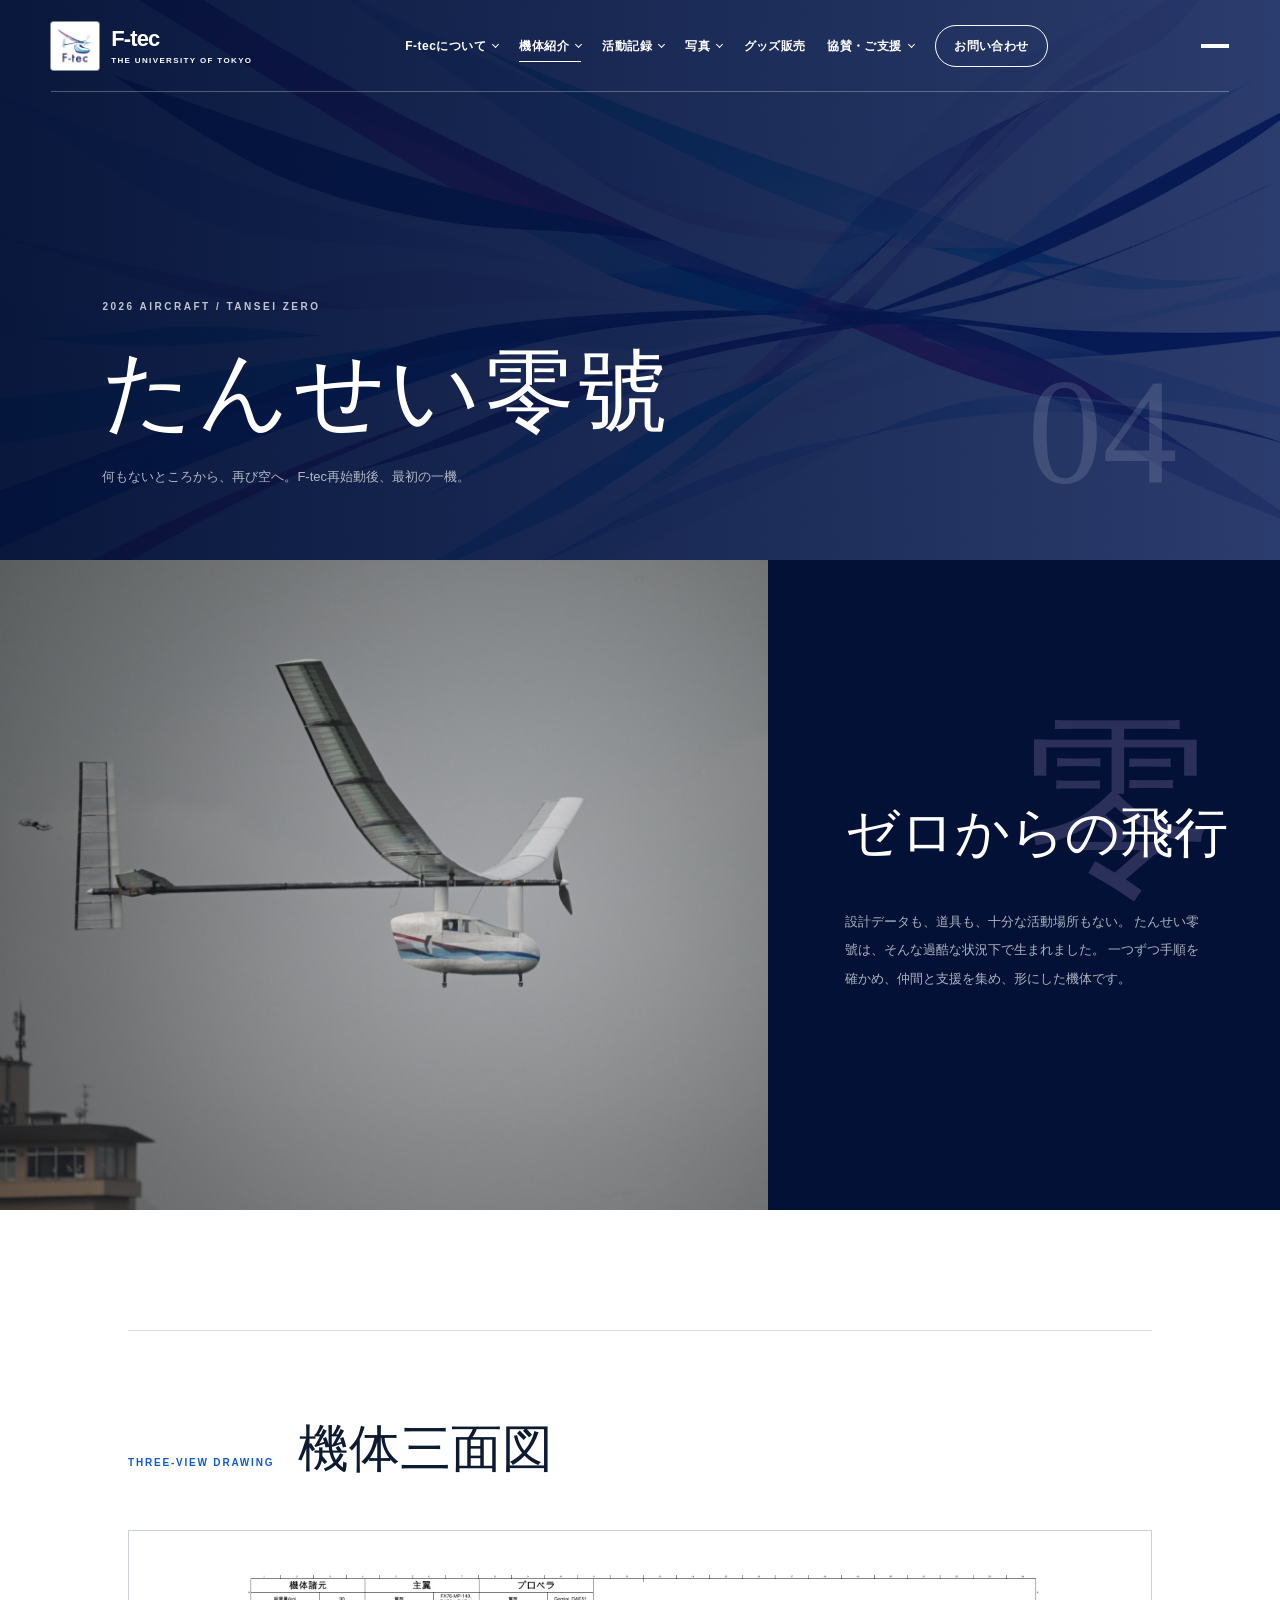
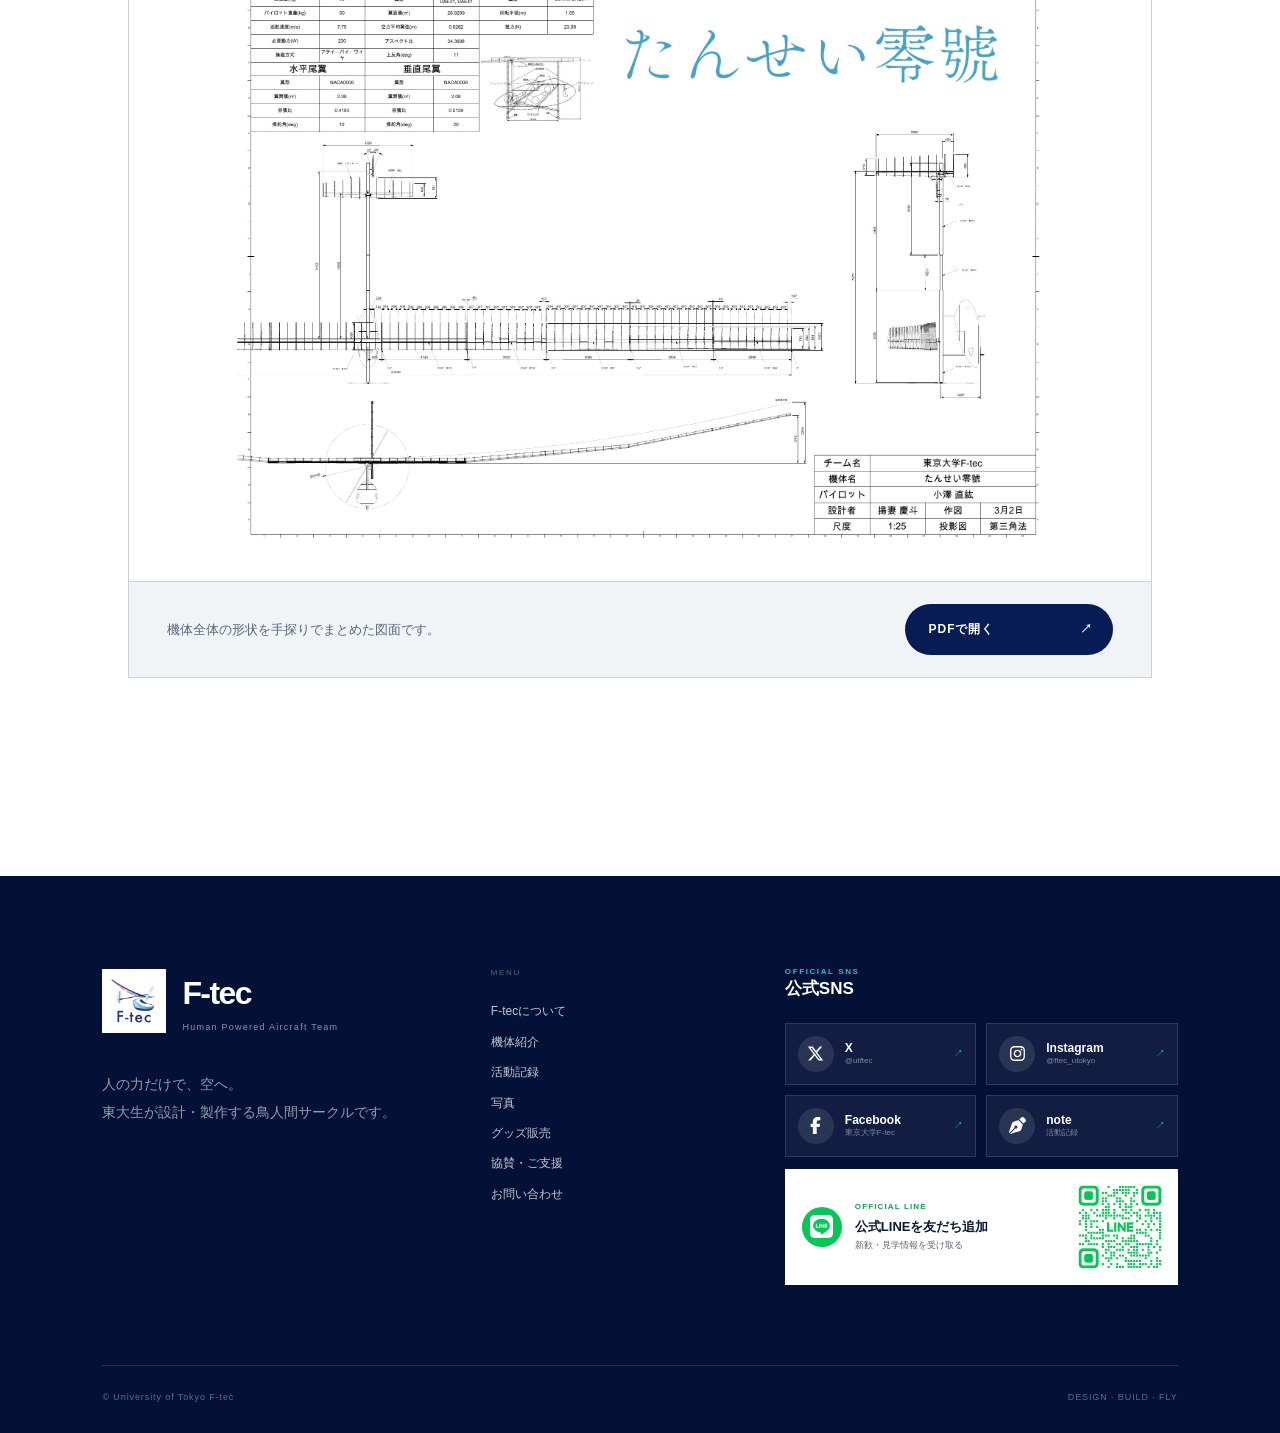
<file: aircraft/index.html>
<!doctype html>
<html lang="ja">
<head>
  <meta charset="utf-8">
  <meta name="viewport" content="width=device-width, initial-scale=1">
  <title>機体紹介｜東京大学鳥人間サークルF-tec</title>
  <meta name="description" content="東京大学鳥人間サークルF-tecの現行機体「たんせい零號」の紹介ページへ移動します。">
  <meta name="robots" content="noindex, follow">
  <meta name="theme-color" content="#031136">
  <link rel="canonical" href="https://universityoftokyoftec.github.io/ftec-official/aircraft/tansei-zero/">
  <link rel="icon" type="image/jpeg" href="../assets/ftec-logo.jpg">

  <meta property="og:locale" content="ja_JP">
  <meta property="og:type" content="website">
  <meta property="og:site_name" content="東京大学鳥人間サークルF-tec">
  <meta property="og:title" content="たんせい零號｜東京大学鳥人間サークルF-tec">
  <meta property="og:description" content="東京大学鳥人間サークルF-tecの現行機体「たんせい零號」を紹介します。">
  <meta property="og:url" content="https://universityoftokyoftec.github.io/ftec-official/aircraft/tansei-zero/">
  <meta property="og:image" content="https://universityoftokyoftec.github.io/ftec-official/assets/ftec-logo.jpg">
  <meta property="og:image:alt" content="東京大学鳥人間サークルF-tec">

  <meta name="twitter:card" content="summary">
  <meta name="twitter:title" content="たんせい零號｜東京大学鳥人間サークルF-tec">
  <meta name="twitter:description" content="東京大学鳥人間サークルF-tecの現行機体「たんせい零號」を紹介します。">
  <meta name="twitter:image" content="https://universityoftokyoftec.github.io/ftec-official/assets/ftec-logo.jpg">

  <meta http-equiv="refresh" content="0; url=tansei-zero/">
  <script>
    window.location.replace("tansei-zero/");
  </script>
</head>
<body>
  <main>
    <h1>機体紹介ページへ移動します</h1>
    <p>
      自動的に移動しない場合は、
      <a href="tansei-zero/">たんせい零號の紹介ページ</a>
      を開いてください。
    </p>
  </main>
</body>
</html>
</file>
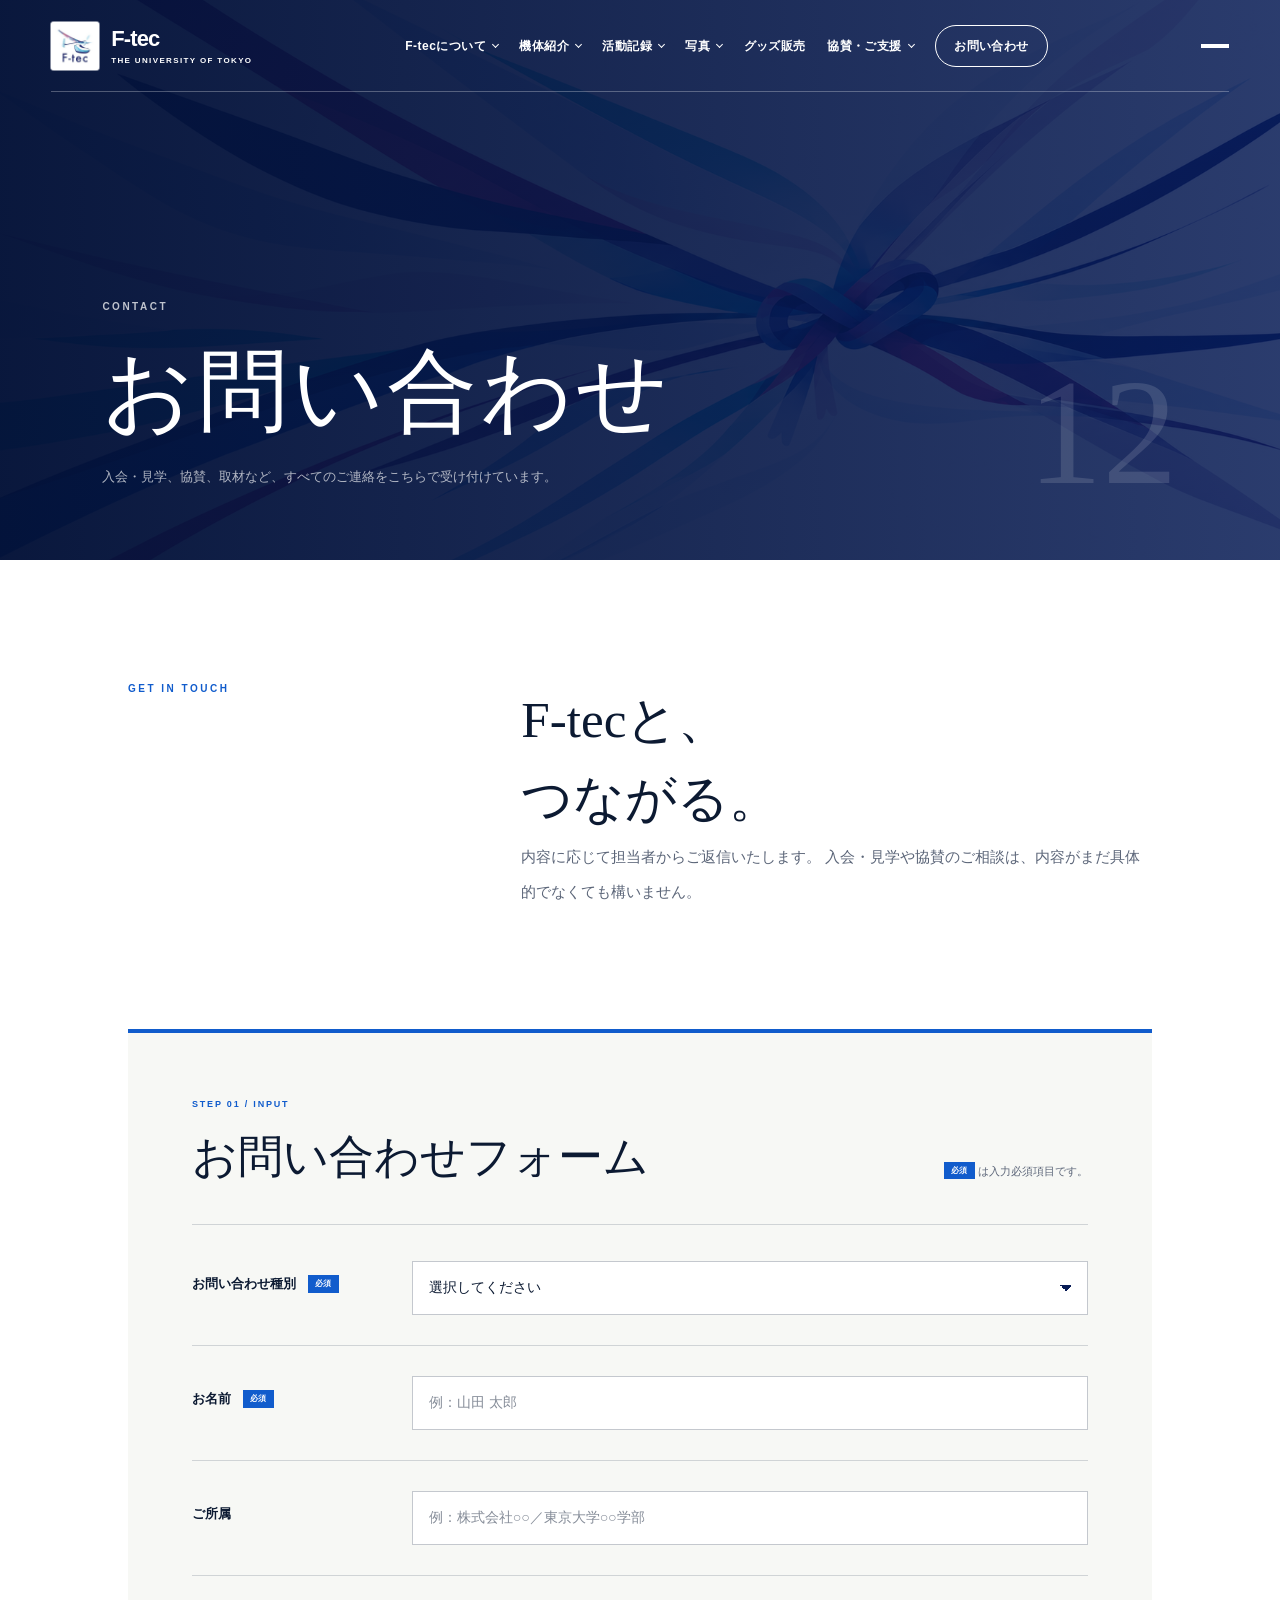
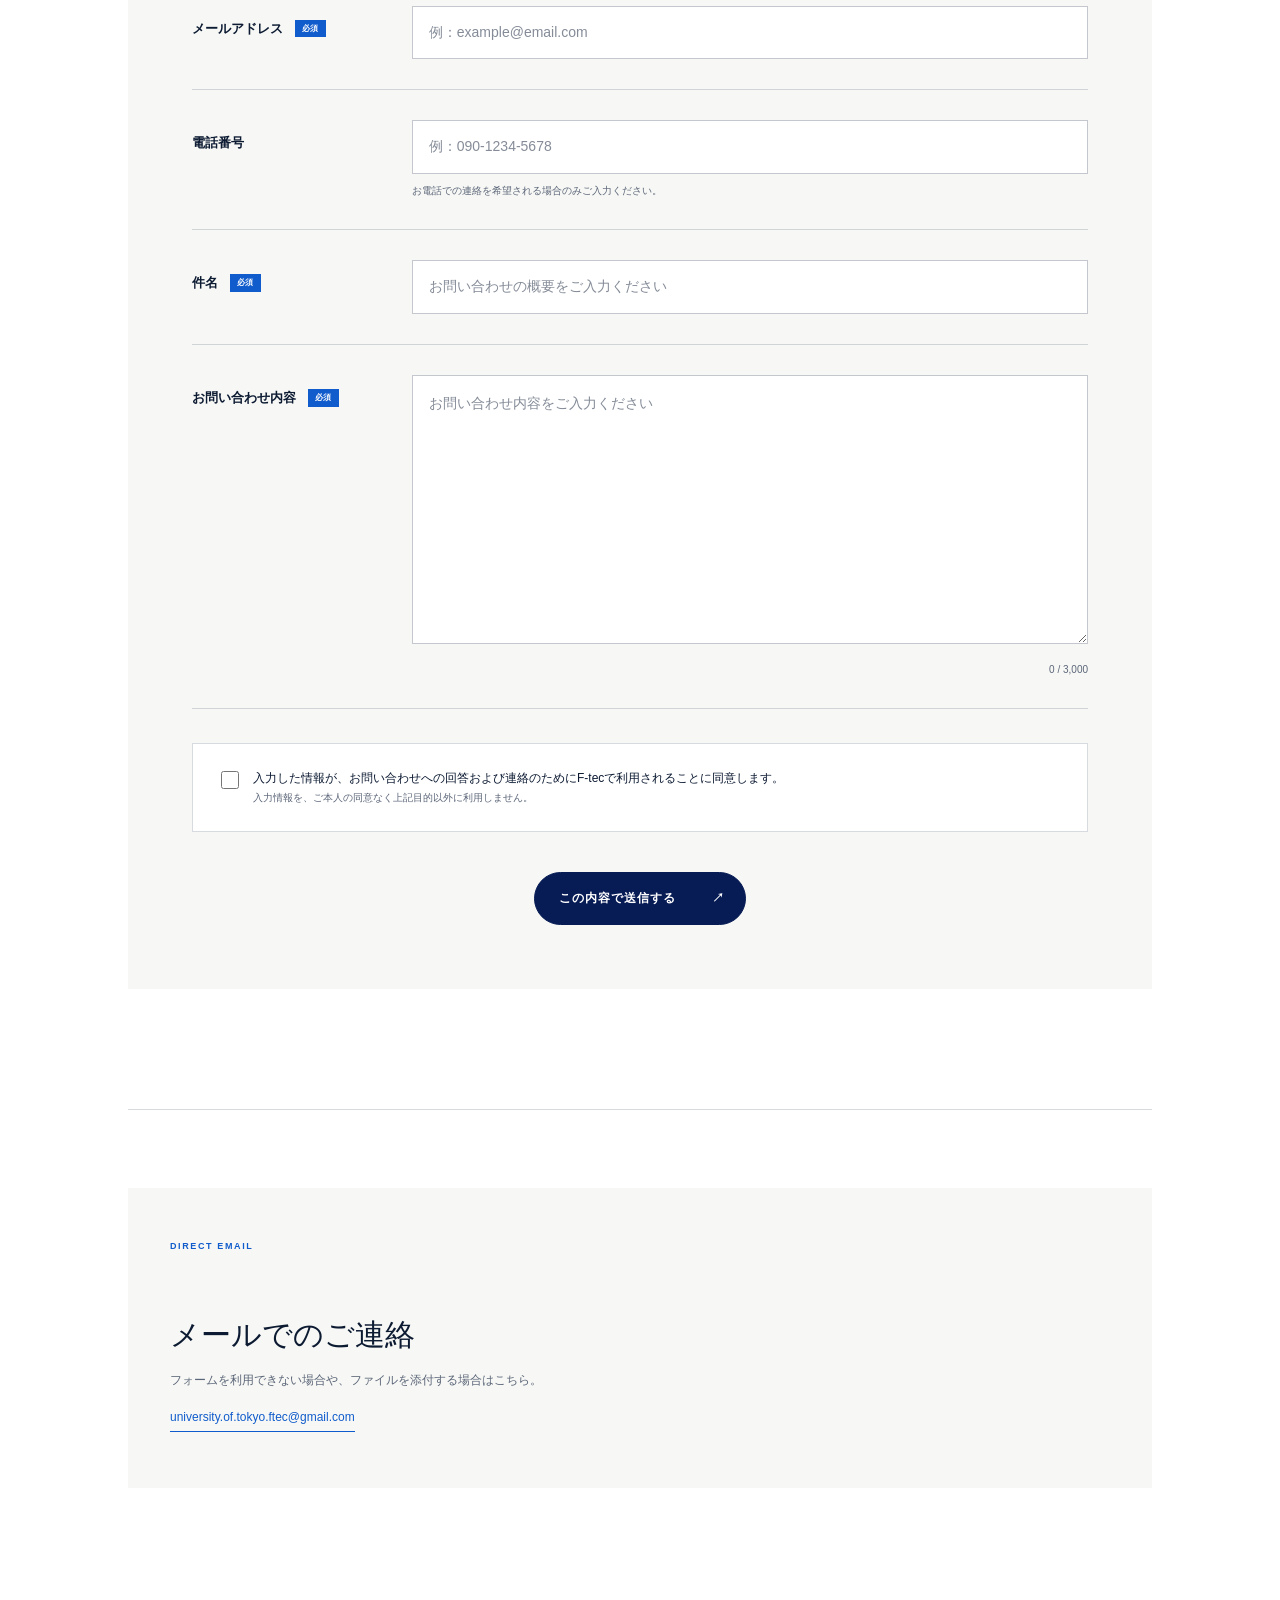
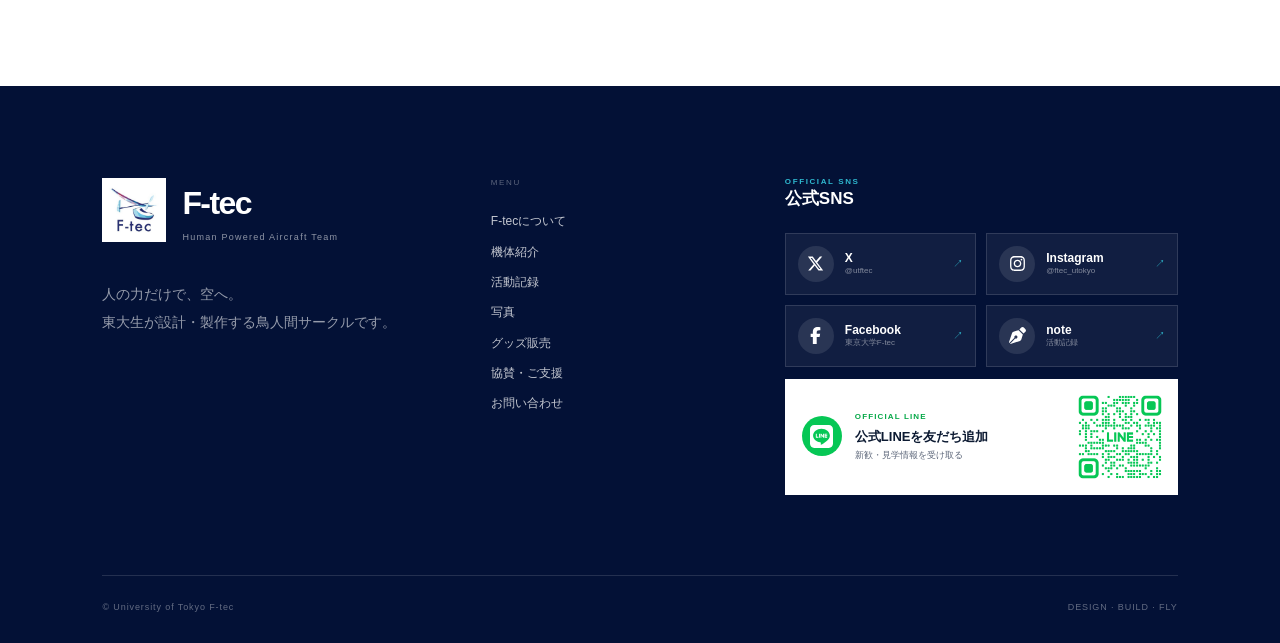
<file: contact/index.html>
<!DOCTYPE html>
<html lang="ja">
<head>
  <meta charset="utf-8">
  <meta name="viewport" content="width=device-width, initial-scale=1">
  <meta name="google-site-verification" content="KdlZljlwu9cl0Le5NKuzPiqqgoqVHouRuHAvvOmVQUE">
  <title>お問い合わせ｜東京大学鳥人間サークルF-tec</title>
  <meta name="description" content="東京大学鳥人間サークルF-tecへのお問い合わせページです。入会・見学、協賛・ご支援、取材、研究・技術連携、OBOG、グッズ購入などのご連絡を受け付けています。">
  <meta name="robots" content="index, follow, max-image-preview:large">
  <meta name="theme-color" content="#031136">
  <link rel="canonical" href="https://universityoftokyoftec.github.io/ftec-official/contact/">
  <link rel="icon" type="image/jpeg" href="../assets/ftec-logo.jpg">
  <meta property="og:locale" content="ja_JP">
  <meta property="og:type" content="website">
  <meta property="og:site_name" content="東京大学鳥人間サークルF-tec">
  <meta property="og:title" content="お問い合わせ｜東京大学鳥人間サークルF-tec">
  <meta property="og:description" content="東京大学鳥人間サークルF-tecへのお問い合わせページです。入会・見学、協賛・ご支援、取材、研究・技術連携、OBOG、グッズ購入などのご連絡を受け付けています。">
  <meta property="og:url" content="https://universityoftokyoftec.github.io/ftec-official/contact/">
  <meta property="og:image" content="https://universityoftokyoftec.github.io/ftec-official/assets/ftec-logo.jpg">
  <meta property="og:image:alt" content="東京大学鳥人間サークルF-tecのロゴ">
  <meta name="twitter:card" content="summary">
  <meta name="twitter:title" content="お問い合わせ｜東京大学鳥人間サークルF-tec">
  <meta name="twitter:description" content="東京大学鳥人間サークルF-tecへのお問い合わせページです。入会・見学、協賛・ご支援、取材、研究・技術連携、OBOG、グッズ購入などのご連絡を受け付けています。">
  <meta name="twitter:image" content="https://universityoftokyoftec.github.io/ftec-official/assets/ftec-logo.jpg">
  <script type="application/ld+json">
  {
    "@context": "https://schema.org",
    "@graph": [
      {
        "@type": "Organization",
        "@id": "https://universityoftokyoftec.github.io/ftec-official/#organization",
        "name": "東京大学鳥人間サークルF-tec",
        "alternateName": [
          "F-tec",
          "東京大学F-tec",
          "東京大学人力飛行機チームF-tec"
        ],
        "url": "https://universityoftokyoftec.github.io/ftec-official/",
        "logo": "https://universityoftokyoftec.github.io/ftec-official/assets/ftec-logo.jpg",
        "email": "university.of.tokyo.ftec@gmail.com",
        "sameAs": [
          "https://x.com/utftec",
          "https://note.com/utokyo_ftec"
        ]
      },
      {
        "@type": "ContactPage",
        "@id": "https://universityoftokyoftec.github.io/ftec-official/contact/#webpage",
        "url": "https://universityoftokyoftec.github.io/ftec-official/contact/",
        "name": "お問い合わせ｜東京大学鳥人間サークルF-tec",
        "description": "東京大学鳥人間サークルF-tecへのお問い合わせページです。入会・見学、協賛・ご支援、取材、研究・技術連携、OBOG、グッズ購入などのご連絡を受け付けています。",
        "about": {
          "@id": "https://universityoftokyoftec.github.io/ftec-official/#organization"
        },
        "inLanguage": "ja"
      }
    ]
  }
  </script>
<style>/*! tailwindcss v4.2.1 | MIT License | https://tailwindcss.com */@layer theme{:root,:host{--font-sans:ui-sans-serif,system-ui,sans-serif,"Apple Color Emoji","Segoe UI Emoji","Segoe UI Symbol","Noto Color Emoji";--font-mono:ui-monospace,SFMono-Regular,Menlo,Monaco,Consolas,"Liberation Mono","Courier New",monospace;--spacing:.25rem;--default-font-family:var(--font-sans);--default-mono-font-family:var(--font-mono)}}@layer base{*,:after,:before,::backdrop{box-sizing:border-box;border:0 solid;margin:0;padding:0}::file-selector-button{box-sizing:border-box;border:0 solid;margin:0;padding:0}html,:host{-webkit-text-size-adjust:100%;tab-size:4;line-height:1.5;font-family:var(--default-font-family,ui-sans-serif,system-ui,sans-serif,"Apple Color Emoji","Segoe UI Emoji","Segoe UI Symbol","Noto Color Emoji");font-feature-settings:var(--default-font-feature-settings,normal);font-variation-settings:var(--default-font-variation-settings,normal);-webkit-tap-highlight-color:transparent}a{-webkit-text-decoration:inherit}b{font-weight:bolder}:-moz-focusring{outline:auto}img,svg{vertical-align:middle;display:block}button,input,select,textarea{font:inherit;font-feature-settings:inherit;font-variation-settings:inherit;letter-spacing:inherit;color:inherit;opacity:1;background-color:#0000;border-radius:0}::file-selector-button{font:inherit;font-feature-settings:inherit;font-variation-settings:inherit;letter-spacing:inherit;color:inherit;opacity:1;background-color:#0000;border-radius:0}::file-selector-button{margin-inline-end:4px}::placeholder{opacity:1}@supports (not ((-webkit-appearance:-apple-pay-button))) or (contain-intrinsic-size:1px){::placeholder{color:currentColor}@supports (color:color-mix(in lab,red,red)){::placeholder{color:color-mix(in oklab,currentcolor 50%,transparent)}}}::-webkit-search-decoration{-webkit-appearance:none}::-webkit-date-and-time-value{min-height:1lh;text-align:inherit}::-webkit-datetime-edit{display:inline-flex}::-webkit-datetime-edit-fields-wrapper{padding:0}::-webkit-datetime-edit{padding-block:0}::-webkit-datetime-edit-year-field{padding-block:0}::-webkit-datetime-edit-month-field{padding-block:0}::-webkit-datetime-edit-day-field{padding-block:0}::-webkit-datetime-edit-hour-field{padding-block:0}::-webkit-datetime-edit-minute-field{padding-block:0}::-webkit-datetime-edit-second-field{padding-block:0}::-webkit-datetime-edit-millisecond-field{padding-block:0}::-webkit-datetime-edit-meridiem-field{padding-block:0}::-webkit-calendar-picker-indicator{line-height:1}:-moz-ui-invalid{box-shadow:none}button{appearance:button}::file-selector-button{appearance:button}::-webkit-inner-spin-button{height:auto}::-webkit-outer-spin-button{height:auto}}@layer components;:root{--navy:#071b55;--deep:#031136;--blue:#115ccc;--cyan:#2fb8cf;--magenta:#bd1e77;--ice:#eef6fb;--paper:#f7f8f5;--ink:#0c1a32;--muted:#5c6679;--line:#0c1a3229;--serif:"Yu Mincho","Hiragino Mincho ProN","Noto Serif JP",serif;--sans:"Helvetica Neue","Hiragino Sans","Yu Gothic","Noto Sans JP",Arial,sans-serif}*{box-sizing:border-box}html{scroll-behavior:smooth}body{background:var(--paper);color:var(--ink);font-family:var(--sans);-webkit-font-smoothing:antialiased;margin:0;line-height:1.7}a{color:inherit;text-decoration:none}img{max-width:100%;display:block}button,a{-webkit-tap-highlight-color:transparent}::selection{background:var(--blue);color:#fff}.site-header{z-index:40;justify-content:space-between;align-items:center;height:92px;padding:0 clamp(24px,4vw,72px);display:flex;position:absolute;top:0;left:0;right:0}.site-header:after{content:"";background:#071b551a;height:1px;position:absolute;bottom:0;left:clamp(24px,4vw,72px);right:clamp(24px,4vw,72px)}.site-header--light{color:#fff}.site-header--light:after{background:#ffffff47}.brand{z-index:51;align-items:center;gap:12px;display:inline-flex;position:relative}.brand-mark{background:#fff;border-radius:3px;width:48px;height:48px;overflow:hidden;box-shadow:0 0 0 1px #ffffff80}.brand-mark img{object-fit:cover;width:100%;height:100%}.brand-copy{flex-direction:column;gap:7px;line-height:1;display:flex}.brand-copy b{letter-spacing:-.04em;font-size:22px;font-weight:700}.brand-copy small{letter-spacing:.17em;font-size:8px;font-weight:600}.desktop-nav{letter-spacing:.04em;align-items:center;gap:clamp(14px,1.65vw,28px);font-size:12px;font-weight:600;display:flex}.nav-group{position:relative}.nav-group__trigger{color:inherit;cursor:pointer;font:inherit;letter-spacing:inherit;background:0 0;border:0;align-items:center;gap:7px;padding:10px 0;display:flex;position:relative}.nav-group__trigger:after{content:"";transform-origin:100%;background:currentColor;width:100%;height:1px;transition:transform .3s;position:absolute;bottom:4px;left:0;transform:scaleX(0)}.nav-group:hover .nav-group__trigger:after,.nav-group:focus-within .nav-group__trigger:after,.nav-group.is-active .nav-group__trigger:after,.nav-group.is-open .nav-group__trigger:after{transform-origin:0;transform:scaleX(1)}.nav-group__caret{border-bottom:1px solid;border-right:1px solid;width:5px;height:5px;margin-top:-3px;transition:transform .22s;transform:rotate(45deg)}.nav-group:hover .nav-group__caret,.nav-group:focus-within .nav-group__caret{transform:translateY(3px) rotate(225deg)}.nav-dropdown{border-top:3px solid var(--cyan);color:var(--ink);opacity:0;pointer-events:none;visibility:hidden;background:#fff;min-width:230px;padding:6px 0;transition:opacity .2s,transform .2s,visibility .2s;position:absolute;top:calc(100% + 16px);left:50%;transform:translate(-50%,-8px);box-shadow:0 18px 45px #0311362e}.nav-dropdown:before{content:"";height:19px;position:absolute;top:-19px;left:0;right:0}.nav-group:hover .nav-dropdown,.nav-group:focus-within .nav-dropdown{opacity:1;pointer-events:auto;visibility:visible;transform:translate(-50%)}.nav-dropdown a{letter-spacing:.02em;border-bottom:1px solid #0c1a3217;justify-content:space-between;align-items:center;padding:13px 18px;font-size:12px;font-weight:500;transition:background .2s,color .2s,padding .2s;display:flex}.nav-dropdown a:last-child{border-bottom:0}.nav-dropdown a:hover,.nav-dropdown a:focus-visible{background:var(--ice);color:var(--blue);padding-left:22px}.nav-dropdown__group{position:relative}.nav-dropdown__submenu-trigger{color:var(--ink);cursor:pointer;font:inherit;letter-spacing:.02em;background:#fff;border:0;border-bottom:1px solid #0c1a3217;justify-content:space-between;align-items:center;width:100%;padding:13px 18px;font-size:12px;font-weight:500;transition:background .2s,color .2s,padding .2s;display:flex}.nav-dropdown__submenu-trigger:hover,.nav-dropdown__submenu-trigger:focus-visible{background:var(--ice);color:var(--blue);padding-left:22px}.nav-subdropdown{border-left:3px solid var(--cyan);opacity:0;pointer-events:none;visibility:hidden;background:#fff;min-width:190px;max-height:min(70vh,640px);padding:6px 0;transition:opacity .2s,transform .2s,visibility .2s;position:absolute;top:-6px;left:calc(100% - 2px);overflow-y:auto;transform:translate(-8px);box-shadow:18px 18px 45px #03113629}.nav-dropdown__group:hover .nav-subdropdown,.nav-dropdown__group:focus-within .nav-subdropdown{opacity:1;pointer-events:auto;visibility:visible;transform:translate(0)}.nav-dropdown a span{color:var(--blue);font-size:11px}.nav-cta{border:1px solid;border-radius:100px;padding:10px 18px;transition:background .25s,color .25s}.nav-cta:hover{color:var(--navy);background:currentColor}.eyebrow{letter-spacing:.25em;margin:0 0 28px;font-size:10px;font-weight:700}.button{letter-spacing:.08em;border-radius:100px;justify-content:space-between;align-items:center;gap:36px;min-width:208px;padding:15px 20px 15px 24px;font-size:12px;font-weight:700;transition:transform .25s,background .25s,color .25s;display:inline-flex}.button:hover{transform:translateY(-3px)}.button--outline:hover{color:var(--navy);background:#fff}.button--navy{background:var(--navy);color:#fff}.text-link:hover span{transform:translate(5px)}.scroll-cue i:after{content:"";background:#fff;width:1px;height:28px;animation:1.8s infinite scrollLine;position:absolute;top:-28px;left:0}.eyebrow{color:var(--blue)}.eyebrow--light{color:#ffffffbd}.field-notes figure:after{content:"";pointer-events:none;background:linear-gradient(#0000 65%,#020a1eb3);position:absolute;inset:0}.field-notes figure:hover img.is-active{transform:scale(1.025)}.field-notes__controls button:hover,.field-notes__controls button:focus-visible{background:var(--blue);border-color:#fff;outline:none}.aircraft-feature__visual:after{background:linear-gradient(90deg,transparent 65%,var(--navy));content:"";position:absolute;inset:0}.news-card:hover{background:var(--ice);transform:translateY(-4px)}.news-card:hover .news-card__image img{transform:scale(1.035)}.home-link-card:before,.home-link-card:after{content:"";position:absolute;inset:0}.home-link-card:before{background-position:50%;background-repeat:no-repeat;background-size:cover;transition:transform .8s}.home-link-card:after{transition:opacity .35s}.home-link-card:hover:before{transform:scale(1.08)}.home-link-card:hover:after{opacity:.9}.home-link-card--design:before{background-image:url(../assets/seo-media/contact-design-card.jpg);background-position:48%}.home-link-card--design:after{background:linear-gradient(90deg,#f3f9fcf7 0%,#f3f9fce0 48%,#f3f9fc94 100%),linear-gradient(#2fb8cf0a,#071b5514)}.home-link-card--join:before{background-image:url(../assets/seo-media/contact-join-card.jpg);background-position:52% 42%}.home-link-card--join:after{background:linear-gradient(90deg,#031136e6 0%,#071b55ba 58%,#115ccc85 100%),linear-gradient(#115ccc2e,#03113657)}.support-banner:after{content:"";pointer-events:none;background:linear-gradient(90deg,#fff 0% 39%,#ffffffe6 51%,#ffffff14 78%,#0000 100%);position:absolute;inset:0}.site-footer{background:var(--deep);color:#fff;padding:90px clamp(28px,8vw,132px) 28px;position:relative;overflow:hidden}.footer-inner{grid-template-columns:minmax(280px,.95fr) minmax(230px,.62fr) minmax(390px,1.15fr);gap:clamp(42px,5vw,76px);display:grid;position:relative}.footer-brand{align-items:center;gap:16px;display:flex}.footer-brand img{object-fit:cover;width:64px;height:64px}.footer-brand span{flex-direction:column;display:flex}.footer-brand b{letter-spacing:-.05em;font-size:32px}.footer-brand small{color:#ffffff8c;letter-spacing:.14em;font-size:9px}.footer-message{color:#ffffff94;font-family:var(--serif);margin:36px 0 0;font-size:14px;line-height:2}.footer-links{flex-direction:column;gap:10px;display:flex}.footer-links p{color:#ffffff59;letter-spacing:.2em;margin:0 0 12px;font-size:8px}.footer-links a{color:#ffffffc2;font-size:12px}.footer-links a:hover{color:#fff}.footer-social{min-width:0}.footer-social__heading{color:#fff;flex-direction:column;margin:0 0 22px;font-size:17px;font-weight:700;line-height:1.4;display:flex}.footer-social__heading span{color:var(--cyan);letter-spacing:.2em;font-size:8px;font-weight:600}.footer-social__grid{grid-template-columns:repeat(2,minmax(0,1fr));gap:10px;display:grid}.footer-social__link{background:#ffffff0e;border:1px solid #ffffff21;grid-template-columns:36px minmax(0,1fr) auto;align-items:center;gap:11px;min-height:62px;padding:10px 12px;transition:background .22s,border-color .22s,transform .22s;display:grid}.footer-social__link:hover,.footer-social__link:focus-visible{background:#ffffff1c;border-color:#2fb8cfcc;transform:translateY(-2px)}.footer-social__icon{background:#ffffff1a;border-radius:50%;justify-content:center;align-items:center;width:36px;height:36px;font-size:17px;display:flex}.footer-social__link>span:nth-child(2){flex-direction:column;min-width:0;line-height:1.35;display:flex}.footer-social__link b{font-size:12px;font-weight:700}.footer-social__link small{color:#ffffff7a;text-overflow:ellipsis;white-space:nowrap;font-size:8px;overflow:hidden}.footer-social__link i{color:var(--cyan);font-size:10px;font-style:normal}.footer-line{color:var(--ink);background:#fff;justify-content:space-between;align-items:center;min-height:116px;margin-top:12px;padding:12px;transition:transform .22s;display:flex;overflow:hidden}.footer-line:hover,.footer-line:focus-visible{transform:translateY(-2px)}.footer-line__copy{align-items:center;gap:13px;padding-left:5px;display:flex}.footer-line__copy>span:last-child{flex-direction:column;display:flex}.footer-line__icon{color:#fff;background:#06c755;border-radius:50%;flex:0 0 40px;justify-content:center;align-items:center;width:40px;height:40px;font-size:23px;display:flex}.footer-line small{color:#06a848;letter-spacing:.14em;font-size:8px;font-weight:700}.footer-line b{margin-top:2px;font-size:13px}.footer-line em{color:var(--muted);font-size:9px;font-style:normal}.footer-line img{object-fit:contain;background:#fff;flex:0 0 92px;width:92px;height:92px}.footer-bottom{color:#ffffff61;letter-spacing:.1em;border-top:1px solid #ffffff21;justify-content:space-between;align-items:center;margin-top:80px;padding-top:24px;font-size:9px;display:flex;position:relative}.page-hero{background:var(--navy);color:#fff;height:560px;position:relative;overflow:hidden}.page-hero:after{content:"";background:linear-gradient(90deg,#031136eb,#071b558c);position:absolute;inset:0}.page-hero__pattern{opacity:.33;background:url(../assets/seo-media/ftec-ribbon-flow.png)50%/cover no-repeat;position:absolute;inset:0}.page-hero__pattern--knot{background-image:url(../assets/seo-media/ftec-ribbon-knot.png)}.page-hero__inner{z-index:2;justify-content:space-between;align-items:flex-end;display:flex;position:absolute;bottom:72px;left:clamp(28px,8vw,132px);right:clamp(28px,8vw,132px)}.page-hero h1{font-family:var(--serif);letter-spacing:.04em;margin:0;font-size:clamp(54px,7vw,100px);font-weight:500;line-height:1.1}.page-hero__lead{color:#ffffffad;margin:24px 0 0;font-size:13px}.page-index{color:#ffffff21;font-family:var(--serif);font-size:150px;line-height:.75}.page-body{background:#fff;padding:120px clamp(28px,10vw,165px)}.page-intro{grid-template-columns:.65fr 1.35fr;gap:7vw;margin-bottom:120px;display:grid}.page-intro h2,.content-section h2{font-family:var(--serif);margin:0;font-size:clamp(34px,4vw,54px);font-weight:500;line-height:1.55}.page-intro__copy{color:var(--muted);font-size:15px;line-height:2.35}.page-intro__copy p:first-child{margin-top:0}.activity-intro__visual:after{content:"";pointer-events:none;background:linear-gradient(90deg,#fff 0%,#fffffff0 5%,#fff0 24% 78%,#fff 100%),linear-gradient(#fff 0%,#fff0 18% 80%,#fff 100%);position:absolute;inset:0}.sponsor-intro__visual:after{content:"";pointer-events:none;background:linear-gradient(90deg,#fff 0%,#ffffffe6 6%,#fff0 27% 78%,#fff 100%),linear-gradient(#fff 0%,#fff0 17% 82%,#fff 100%);position:absolute;inset:0}.sponsor-intro__visual:hover img{filter:saturate(.94) contrast(1.01) brightness(1.04);transform:scale(1.012)}.support-feature__image:after{content:"";pointer-events:none;background:linear-gradient(145deg,#0000 55%,#05204c33);position:absolute;inset:0}.support-feature__image:hover img{filter:saturate(.98) contrast(1.03);transform:scale(1.025)}.content-section{border-top:1px solid var(--line);padding:78px 0}.timeline-item:before{border:3px solid var(--blue);content:"";background:#fff;border-radius:50%;width:15px;height:15px;position:absolute;top:8px;left:-8px}.team-card:after{background:var(--blue);content:"";transform-origin:0;width:100%;height:3px;transition:transform .35s;position:absolute;bottom:0;left:0;transform:scaleX(0)}.team-card:hover:after{transform:scaleX(1)}.team-card__media:before{content:"";mix-blend-mode:multiply;pointer-events:none;z-index:1;background:linear-gradient(135deg,#071b5538,#115ccc0a 62%,#2fb8cf14);position:absolute;inset:0}.team-card__media:after{background:linear-gradient(180deg,var(--paper) 0%,#f7f8f547 12%,transparent 28%,transparent 84%,var(--paper) 100%),linear-gradient(90deg,var(--paper) 0%,transparent 6%,transparent 94%,var(--paper) 100%);content:"";pointer-events:none;z-index:2;position:absolute;inset:0}.team-card:hover .team-card__media img{transform:scale(1.025)}.team-card--featured .team-card__media:after{background:linear-gradient(90deg,var(--deep) 0%,#03113680 14%,transparent 40%),linear-gradient(180deg,var(--deep) 0%,transparent 15%,transparent 85%,var(--deep) 100%)}.teams-collaboration:after{content:"";border:1px solid #ffffff14;border-radius:50%;width:520px;height:520px;position:absolute;top:-240px;right:-120px}.aircraft-year-card:hover{z-index:1;background:#fbfdff;transform:translateY(-3px);box-shadow:0 18px 40px #03113617}.aircraft-year-card__visual:after{content:"";border-top:1px solid #071b552e;width:120%;position:absolute;top:54%;left:-10%;transform:rotate(-7deg)}.note-post-card:hover{background:var(--ice);transform:translateY(-4px)}.note-post-card:hover .note-post-card__image img{transform:scale(1.035)}.social-platform-tabs button:after{background:var(--blue);content:"";height:3px;transition:transform .2s;position:absolute;bottom:-1px;left:12px;right:12px;transform:scaleX(0)}.social-platform-tabs button.is-active:after{transform:scaleX(1)}@keyframes social-panel-in{0%{opacity:0;transform:translateY(8px)}to{opacity:1;transform:translateY(0)}}.post-row:hover{background:var(--ice);padding-left:18px;padding-right:18px}.gallery-item:hover img{transform:scale(1.03)}.sponsor-card:after{background:linear-gradient(90deg,var(--blue),#7bc8eb);content:"";transform-origin:0;width:calc(100% - 60px);height:3px;transition:transform .24s;position:absolute;bottom:0;left:30px;transform:scaleX(0)}.sponsor-card:hover:after{transform:scaleX(1)}.sponsor-card__icon:after{content:"";border:1px solid #115ccc1f;border-radius:50%;position:absolute;inset:5px}.sponsor-callout:after,.join-callout:after{content:"";opacity:.17;background:url(../assets/seo-media/ftec-ribbon-flow.png)50%/cover no-repeat;position:absolute;inset:0 0 0 45%}.sponsor-callout:after{background:linear-gradient(90deg,var(--navy) 0%,var(--navy) 42%,#071b55eb 54%,#071b5575 78%,#071b5542 100%);opacity:1;pointer-events:none;z-index:1;inset:0}.contact-form-shell{background:var(--paper);border-top:4px solid var(--blue);margin-bottom:120px;padding:clamp(32px,5vw,72px)}.contact-form__heading{border-bottom:1px solid var(--line);justify-content:space-between;align-items:flex-end;padding-bottom:36px;display:flex}.contact-form__heading h2{font-family:var(--serif);margin:0;font-size:clamp(30px,3.5vw,48px);font-weight:500;line-height:1.4}.contact-form__heading>p{color:var(--muted);margin:0 0 8px;font-size:11px}.contact-form__step{color:var(--blue);letter-spacing:.2em;margin:0 0 13px;font-size:9px;font-weight:700}.contact-form{padding-top:6px}.form-row{border-bottom:1px solid var(--line);grid-template-columns:minmax(170px,.42fr) 1.58fr;gap:40px;padding:30px 0;display:grid}.form-row>label{padding-top:12px;font-size:13px;font-weight:700}.required-mark{background:var(--blue);color:#fff;letter-spacing:.08em;vertical-align:2px;margin-left:8px;padding:2px 7px;font-size:8px;font-weight:700;display:inline-block}.form-control input,.form-control select,.form-control textarea{appearance:none;color:var(--ink);font:inherit;background:#fff;border:1px solid #0c1a323d;border-radius:0;outline:none;width:100%;padding:14px 16px;font-size:14px;transition:border-color .2s,box-shadow .2s}.form-control select{background-image:linear-gradient(45deg,transparent 50%,var(--navy) 50%),linear-gradient(135deg,var(--navy) 50%,transparent 50%);background-position:calc(100% - 21px),calc(100% - 15px);background-repeat:no-repeat;background-size:6px 6px,6px 6px;padding-right:48px}.form-control textarea{resize:vertical;line-height:1.9}.form-control input:focus,.form-control select:focus,.form-control textarea:focus{border-color:var(--blue);box-shadow:0 0 0 3px #115ccc1a}.field-note,.character-count{color:var(--muted);margin:8px 0 0;font-size:10px}.character-count{text-align:right}.privacy-consent{border:1px solid var(--line);background:#fff;margin-top:34px;padding:24px 28px}.privacy-consent label{cursor:pointer;align-items:flex-start;gap:14px;font-size:12px;line-height:1.8;display:flex}.privacy-consent input{accent-color:var(--blue);flex:none;width:18px;height:18px;margin-top:3px}.privacy-consent small{color:var(--muted);font-size:10px;display:block}.form-submit{justify-content:center;margin-top:40px;display:flex}.form-submit .button{border:1px solid var(--navy);cursor:pointer;font-family:inherit}.form-actions .button:disabled{cursor:wait;opacity:.55}.honeypot{width:0;height:0;position:absolute;left:-10000px;overflow:hidden}.contact-card{background:var(--paper);min-height:300px;padding:42px}.contact-card>span{color:var(--blue);letter-spacing:.18em;font-size:9px;font-weight:700}.contact-card h2{font-family:var(--serif);margin:55px 0 12px;font-size:30px;font-weight:500}.contact-card p{color:var(--muted);font-size:12px}.contact-card a{color:var(--blue);border-bottom:1px solid;margin-top:16px;padding-bottom:4px;font-size:12px;display:inline-block}@keyframes heroReveal{0%{opacity:0;transform:scale(1.06)}to{opacity:1;transform:scale(1)}}@keyframes riseIn{0%{opacity:0;transform:translateY(24px)}to{opacity:1;transform:translateY(0)}}@keyframes scrollLine{0%{transform:translateY(0)}to{transform:translateY(110px)}}@media (width<=1100px){.footer-inner{grid-template-columns:minmax(280px,1fr) minmax(230px,.72fr)}.footer-social{grid-column:1/-1;max-width:720px}.desktop-nav{display:none}.menu-button{z-index:51;background:0 0;border:0;flex-direction:column;justify-content:center;gap:7px;width:46px;height:46px;padding:10px 0 10px 14px;display:flex;position:relative}.mobile-menu{background:var(--deep);color:#fff;opacity:0;pointer-events:none;z-index:50;transition:opacity .3s,transform .3s;display:block;position:fixed;inset:0;transform:translateY(-18px)}.mobile-menu:after{content:"";opacity:.1;background:url(../assets/seo-media/ftec-ribbon-flow.png)50%/cover no-repeat;position:absolute;inset:0}.aircraft-feature__visual:after{background:linear-gradient(0deg,var(--navy),transparent 40%)}}@media (width<=760px){.sponsor-intro__visual:after{background:linear-gradient(90deg,#fff 0%,#fff0 15% 85%,#fff 100%),linear-gradient(#fff 0%,#fff0 12% 82%,#fff 100%)}.site-header{height:76px;padding:0 20px}.site-header:after{left:20px;right:20px}.brand-mark{width:40px;height:40px}.brand-copy b{font-size:19px}.brand-copy small{font-size:6px}.page-intro{grid-template-columns:1fr;gap:25px}.support-banner:after{background:linear-gradient(#fff 0% 48%,#fffffff2 59%,#ffffff14 82%,#0000 100%)}.site-footer{padding:70px 24px 24px}.footer-inner{grid-template-columns:1fr}.footer-links{gap:20px}.footer-social__grid{grid-template-columns:1fr}.footer-line{max-width:430px}.footer-bottom{flex-direction:column;align-items:flex-start;gap:8px}.page-hero{height:490px}.page-hero__inner{bottom:55px;left:24px;right:24px}.page-hero h1{font-size:50px}.page-index{display:none}.page-body{padding:82px 24px}.page-intro{margin-bottom:80px}.sponsor-callout:after{background:linear-gradient(180deg,var(--navy) 0%,var(--navy) 44%,#071b55eb 58%,#071b5561 84%,#071b5538 100%)}.contact-form-shell{margin-left:-24px;margin-right:-24px;padding:40px 24px 52px}.contact-form__heading{flex-direction:column;align-items:flex-start;gap:18px}.form-row{grid-template-columns:1fr;gap:10px;padding:24px 0}.form-row>label{padding-top:0}.privacy-consent{padding:20px}.form-submit .button{width:100%}}@media (prefers-reduced-motion:reduce){*,:before,:after{scroll-behavior:auto!important;transition-duration:.01ms!important;animation-duration:.01ms!important;animation-iteration-count:1!important}}</style>
<style>.sf-hidden{display:none!important}</style>
<style id="ftec-static-fixes">
/* GitHub/Vercel移植版で追加した補修スタイル */
.menu-button > span {
  display: block;
  width: 28px;
  height: 1.5px;
  background: currentColor;
  transform-origin: center;
  transition: transform .25s ease, opacity .2s ease;
}
.menu-button.ftec-open > span:nth-child(1) { transform: translateY(8.5px) rotate(45deg); }
.menu-button.ftec-open > span:nth-child(2) { opacity: 0; }
.menu-button.ftec-open > span:nth-child(3) { transform: translateY(-8.5px) rotate(-45deg); }
.mobile-menu.ftec-open { opacity: 1; pointer-events: auto; transform: translateY(0); }
.mobile-menu::after { pointer-events: none; }
body.ftec-menu-open { overflow: hidden; }
.ftec-mobile-inner {
  position: relative;
  z-index: 1;
  min-height: 100%;
  padding: 104px clamp(22px, 7vw, 52px) 52px;
  overflow-y: auto;
}
.ftec-mobile-kicker {
  margin: 0 0 30px;
  color: var(--cyan, #40d9ff);
  font-size: 10px;
  font-weight: 700;
  letter-spacing: .22em;
}
.ftec-mobile-nav { border-top: 1px solid rgba(255,255,255,.22); }
.ftec-mobile-section { border-bottom: 1px solid rgba(255,255,255,.18); }
.ftec-mobile-summary {
  list-style: none;
  cursor: pointer;
  display: flex;
  justify-content: space-between;
  align-items: center;
  padding: 18px 0;
  font-size: clamp(18px, 5vw, 25px);
  font-weight: 600;
  letter-spacing: .02em;
}
.ftec-mobile-summary::-webkit-details-marker { display: none; }
.ftec-mobile-summary::after { content: '+'; font-size: 25px; font-weight: 300; transition: transform .2s ease; }
.ftec-mobile-section[open] .ftec-mobile-summary::after { transform: rotate(45deg); }
.ftec-mobile-links { display: grid; gap: 1px; padding: 0 0 16px 12px; }
.ftec-mobile-links a {
  display: flex;
  justify-content: space-between;
  gap: 20px;
  padding: 10px 0;
  color: rgba(255,255,255,.78);
  font-size: 13px;
  letter-spacing: .04em;
}
.ftec-mobile-links a::after { content: '→'; color: var(--cyan, #40d9ff); }
.ftec-mobile-links a[target='_blank']::after { content: '↗'; }
.ftec-mobile-contact {
  display: flex;
  justify-content: space-between;
  align-items: center;
  margin-top: 24px;
  padding: 17px 18px;
  background: var(--cyan, #40d9ff);
  color: var(--deep, #031136);
  font-weight: 700;
  letter-spacing: .04em;
}
.ftec-mobile-contact::after { content: '→'; }
@media (width > 1100px) {
  .mobile-menu { display: none !important; }
}
/* SingleFile保存時に固定された表示状態を自然に戻す */
.field-notes__slides img { transition: opacity .35s ease; }
/* 問い合わせ送信時の補助表示 */
.ftec-form-note {
  margin-top: 12px;
  font-size: 12px;
  line-height: 1.7;
  color: #526078;
}
</style>
</head>
<body>
<main><section class=page-hero><header class="site-header site-header--light"><a href=../ class=brand aria-label="F-tec トップページ"><span class=brand-mark><img src="../assets/ftec-logo.jpg" alt="F-tecロゴ"></span><span class=brand-copy><b>F-tec</b><small>THE UNIVERSITY OF TOKYO</small></span></a><nav class=desktop-nav aria-label=メインナビゲーション><div class=nav-group><button type=button class=nav-group__trigger aria-expanded=false aria-haspopup=true>F-tecについて<span class=nav-group__caret aria-hidden=true></span></button><div class=nav-dropdown><a href=../about/>F-tecとは<span aria-hidden=true>→</span></a><a href=../about/#history>活動の歩み<span aria-hidden=true>→</span></a><a href=../about/teams/>班紹介<span aria-hidden=true>→</span></a><a href=../join/>入会案内<span aria-hidden=true>→</span></a></div></div><div class=nav-group><button type=button class=nav-group__trigger aria-expanded=false aria-haspopup=true>機体紹介<span class=nav-group__caret aria-hidden=true></span></button><div class=nav-dropdown><a href=../aircraft/tansei-zero/>たんせい零號<span aria-hidden=true>→</span></a><div class=nav-dropdown__group><button type=button class=nav-dropdown__submenu-trigger aria-expanded=false>過年度機体<span aria-hidden=true>→</span></button><div class=nav-subdropdown><a href=../aircraft/archive/#aircraft-2014>2014年度機<span aria-hidden=true>→</span></a><a href=../aircraft/archive/#aircraft-2013>2013年度機<span aria-hidden=true>→</span></a><a href=../aircraft/archive/#aircraft-2012>2012年度機<span aria-hidden=true>→</span></a><a href=../aircraft/archive/#aircraft-2011>2011年度機<span aria-hidden=true>→</span></a><a href=../aircraft/archive/#aircraft-2010>2010年度機<span aria-hidden=true>→</span></a><a href=../aircraft/archive/#aircraft-2009>2009年度機<span aria-hidden=true>→</span></a><a href=../aircraft/archive/#aircraft-2008>2008年度機<span aria-hidden=true>→</span></a><a href=../aircraft/archive/#aircraft-2007>2007年度機<span aria-hidden=true>→</span></a><a href=../aircraft/archive/#aircraft-2006>2006年度機<span aria-hidden=true>→</span></a><a href=../aircraft/archive/#aircraft-2005>2005年度機<span aria-hidden=true>→</span></a><a href=../aircraft/archive/#aircraft-2004>2004年度機<span aria-hidden=true>→</span></a><a href=../aircraft/archive/#aircraft-2003>2003年度機<span aria-hidden=true>→</span></a><a href=../aircraft/archive/#aircraft-2002>2002年度機<span aria-hidden=true>→</span></a><a href=../aircraft/archive/#aircraft-2001>2001年度機<span aria-hidden=true>→</span></a><a href=../aircraft/archive/#aircraft-2000>2000年度機<span aria-hidden=true>→</span></a><a href=../aircraft/archive/#aircraft-1999>1999年度機<span aria-hidden=true>→</span></a><a href=../aircraft/archive/#aircraft-1998>1998年度機<span aria-hidden=true>→</span></a><a href=../aircraft/archive/#aircraft-1997>1997年度機<span aria-hidden=true>→</span></a><a href=../aircraft/archive/#aircraft-1996>1996年度機<span aria-hidden=true>→</span></a></div></div></div></div><div class=nav-group><button type=button class=nav-group__trigger aria-expanded=false aria-haspopup=true>活動記録<span class=nav-group__caret aria-hidden=true></span></button><div class=nav-dropdown><a href=../activity/#latest>最新の活動記録<span aria-hidden=true>→</span></a><a href=https://note.com/utokyo_ftec target=_blank rel=noreferrer>F-tec公式note<span aria-hidden=true>↗</span></a><div class=nav-dropdown__group><button type=button class=nav-dropdown__submenu-trigger aria-expanded=false>SNS<span aria-hidden=true>→</span></button><div class=nav-subdropdown><a href=https://x.com/utftec target=_blank rel=noreferrer>X<span aria-hidden=true>↗</span></a><a href=https://www.instagram.com/ftec_utokyo/ target=_blank rel=noreferrer>Instagram<span aria-hidden=true>↗</span></a><a href="https://www.facebook.com/profile.php?id=61583818448526" target=_blank rel=noreferrer>Facebook<span aria-hidden=true>↗</span></a></div></div></div></div><div class=nav-group><button type=button class=nav-group__trigger aria-expanded=false aria-haspopup=true>写真<span class=nav-group__caret aria-hidden=true></span></button><div class=nav-dropdown><a href=../gallery/production/>TFの風景<span aria-hidden=true>→</span></a><a href=../gallery/workshop/>作業場の風景<span aria-hidden=true>→</span></a></div></div><a href=../goods/ class="nav-direct-link">グッズ販売</a><div class=nav-group><button type=button class=nav-group__trigger aria-expanded=false aria-haspopup=true>協賛・ご支援<span class=nav-group__caret aria-hidden=true></span></button><div class=nav-dropdown><a href=../sponsors/#donation>寄付<span aria-hidden=true>→</span></a><a href=../sponsors/#crowdfunding>クラウドファンディング<span aria-hidden=true>→</span></a><a href=../sponsors/#partners>協賛企業一覧<span aria-hidden=true>→</span></a><a href=../sponsors/#support>協賛について<span aria-hidden=true>→</span></a></div></div><a href=./ class=nav-cta>お問い合わせ</a></nav><button type=button class="menu-button" aria-label=メニューを開く aria-expanded=false></button><div class="mobile-menu"></div></header><div class="page-hero__pattern page-hero__pattern--knot" aria-hidden=true></div><div class=page-hero__inner><div><p class="eyebrow eyebrow--light">CONTACT<h1>お問い合わせ</h1><p class=page-hero__lead>入会・見学、協賛、取材など、すべてのご連絡をこちらで受け付けています。</p></div><span class=page-index>12</span></div></section><div class=page-body><section class=page-intro><p class=eyebrow>GET IN TOUCH<div><h2>F-tecと、<br>つながる。</h2><div class=page-intro__copy><p>内容に応じて担当者からご返信いたします。 入会・見学や協賛のご相談は、内容がまだ具体的でなくても構いません。</p></div></div></section><section class=contact-form-shell aria-labelledby=form-title><div class=contact-form__heading><div><p class=contact-form__step>STEP 01 / INPUT<h2 id=form-title>お問い合わせフォーム</h2></div><p><span class=required-mark>必須</span> は入力必須項目です。</p></div><form class=contact-form id=ftec-contact-form method=post action="https://script.google.com/macros/s/AKfycbxU0jrfnJbUv6saDQo4afy8h0sSd45DpFZIEWcRQqyLlZOr9GW34H0J250SoR_JkSqhkg/exec" accept-charset=UTF-8>
<input type=hidden name=formVersion value=ftec-contact-v1><input type=hidden id=sourcePage name=sourcePage value><input type=hidden id=referrer name=referrer value><input type=hidden id=browserTime name=browserTime value><div class=form-row><label for=category>お問い合わせ種別 <span class=required-mark>必須</span></label><div class=form-control><select id=category name=category required><option value="" selected>選択してください</option><option value="入会案内">入会案内</option><option value="協賛・ご支援">協賛・ご支援</option><option value="取材・メディア">取材・メディア</option><option value="研究・技術連携">研究・技術連携</option><option value="OBOGの皆さま">OBOGの皆さま</option><option value="グッズ購入">グッズ購入</option><option value="その他">その他</option></select></div></div><div class=form-row><label for=name>お名前 <span class=required-mark>必須</span></label><div class=form-control><input id=name name=name required autocomplete=name placeholder="例：山田 太郎" value></div></div><div class=form-row><label for=organization>ご所属</label><div class=form-control><input id=organization name=organization autocomplete=organization placeholder=例：株式会社○○／東京大学○○学部 value></div></div><div class=form-row><label for=email>メールアドレス <span class=required-mark>必須</span></label><div class=form-control><input id=email name=email required type=email autocomplete=email inputmode=email placeholder=例：example@email.com value></div></div><div class=form-row><label for=phone>電話番号</label><div class=form-control><input id=phone name=phone type=tel autocomplete=tel inputmode=tel placeholder=例：090-1234-5678 value><p class=field-note>お電話での連絡を希望される場合のみご入力ください。</p></div></div><div class=form-row><label for=subject>件名 <span class=required-mark>必須</span></label><div class=form-control><input id=subject name=subject required maxlength=100 placeholder=お問い合わせの概要をご入力ください value></div></div><div class="form-row form-row--message"><label for=message>お問い合わせ内容 <span class=required-mark>必須</span></label><div class=form-control><textarea id=message name=message required rows=9 maxlength=3000 placeholder=お問い合わせ内容をご入力ください></textarea><p class=character-count>0 / 3,000</p></div></div><div class=honeypot aria-hidden=true><label for=website>ウェブサイト</label><input id=website name=website tabindex=-1 autocomplete=off value></div><div class=privacy-consent><label><input type=checkbox name=privacyConsent value=agreed required><span>入力した情報が、お問い合わせへの回答および連絡のためにF-tecで利用されることに同意します。<small>入力情報を、ご本人の同意なく上記目的以外に利用しません。</small></span></label></div><div class=form-submit><button class="button button--navy" type=submit>この内容で送信する <span>↗</span></button></div></form></section><section class=content-section><article class=contact-card><span>DIRECT EMAIL</span><h2>メールでのご連絡</h2><p>フォームを利用できない場合や、ファイルを添付する場合はこちら。</p><a href=mailto:university.of.tokyo.ftec@gmail.com>university.of.tokyo.ftec@gmail.com</a></article></section></div></main><footer class=site-footer><div class=footer-inner><div><a href=../ class=footer-brand><img src="../assets/ftec-logo.jpg" alt="F-tecロゴ"><span><b>F-tec</b><small>Human Powered Aircraft Team</small></span></a><p class=footer-message>人の力だけで、空へ。<br>東大生が設計・製作する鳥人間サークルです。</p></div><nav class=footer-links aria-label=フッターナビゲーション><p>MENU</p><a href=../about/>F-tecについて</a><a href=../aircraft/tansei-zero/>機体紹介</a><a href=../activity/>活動記録</a><a href=../gallery/production/>写真</a><a href=../goods/>グッズ販売</a><a href=../sponsors/>協賛・ご支援</a><a href=./>お問い合わせ</a></nav><div class=footer-social><p class=footer-social__heading><span>OFFICIAL SNS</span>公式SNS<div class=footer-social__grid><a href=https://x.com/utftec class=footer-social__link target=_blank rel=noreferrer aria-label=F-tec公式Xを開く><span class=footer-social__icon aria-hidden=true><svg stroke=currentColor fill=currentColor stroke-width=0 viewBox="0 0 512 512" height=1em width=1em xmlns=http://www.w3.org/2000/svg><path d="M389.2 48h70.6L305.6 224.2 487 464H345L233.7 318.6 106.5 464H35.8L200.7 275.5 26.8 48H172.4L272.9 180.9 389.2 48zM364.4 421.8h39.1L151.1 88h-42L364.4 421.8z"></path></svg></span><span><b>X</b><small>@utftec</small></span><i aria-hidden=true>↗</i></a><a href=https://www.instagram.com/ftec_utokyo/ class=footer-social__link target=_blank rel=noreferrer aria-label=F-tec公式Instagramを開く><span class=footer-social__icon aria-hidden=true><svg stroke=currentColor fill=currentColor stroke-width=0 viewBox="0 0 448 512" height=1em width=1em xmlns=http://www.w3.org/2000/svg><path d="M224.1 141c-63.6 0-114.9 51.3-114.9 114.9s51.3 114.9 114.9 114.9S339 319.5 339 255.9 287.7 141 224.1 141zm0 189.6c-41.1 0-74.7-33.5-74.7-74.7s33.5-74.7 74.7-74.7 74.7 33.5 74.7 74.7-33.6 74.7-74.7 74.7zm146.4-194.3c0 14.9-12 26.8-26.8 26.8-14.9 0-26.8-12-26.8-26.8s12-26.8 26.8-26.8 26.8 12 26.8 26.8zm76.1 27.2c-1.7-35.9-9.9-67.7-36.2-93.9-26.2-26.2-58-34.4-93.9-36.2-37-2.1-147.9-2.1-184.9 0-35.8 1.7-67.6 9.9-93.9 36.1s-34.4 58-36.2 93.9c-2.1 37-2.1 147.9 0 184.9 1.7 35.9 9.9 67.7 36.2 93.9s58 34.4 93.9 36.2c37 2.1 147.9 2.1 184.9 0 35.9-1.7 67.7-9.9 93.9-36.2 26.2-26.2 34.4-58 36.2-93.9 2.1-37 2.1-147.8 0-184.8zM398.8 388c-7.8 19.6-22.9 34.7-42.6 42.6-29.5 11.7-99.5 9-132.1 9s-102.7 2.6-132.1-9c-19.6-7.8-34.7-22.9-42.6-42.6-11.7-29.5-9-99.5-9-132.1s-2.6-102.7 9-132.1c7.8-19.6 22.9-34.7 42.6-42.6 29.5-11.7 99.5-9 132.1-9s102.7-2.6 132.1 9c19.6 7.8 34.7 22.9 42.6 42.6 11.7 29.5 9 99.5 9 132.1s2.7 102.7-9 132.1z"></path></svg></span><span><b>Instagram</b><small>@ftec_utokyo</small></span><i aria-hidden=true>↗</i></a><a href="https://www.facebook.com/profile.php?id=61583818448526" class=footer-social__link target=_blank rel=noreferrer aria-label=F-tec公式Facebookを開く><span class=footer-social__icon aria-hidden=true><svg stroke=currentColor fill=currentColor stroke-width=0 viewBox="0 0 320 512" height=1em width=1em xmlns=http://www.w3.org/2000/svg><path d="M80 299.3V512H196V299.3h86.5l18-97.8H196V166.9c0-51.7 20.3-71.5 72.7-71.5c16.3 0 29.4 .4 37 1.2V7.9C291.4 4 256.4 0 236.2 0C129.3 0 80 50.5 80 159.4v42.1H14v97.8H80z"></path></svg></span><span><b>Facebook</b><small>東京大学F-tec</small></span><i aria-hidden=true>↗</i></a><a href=https://note.com/utokyo_ftec class=footer-social__link target=_blank rel=noreferrer aria-label=F-tec公式noteを開く><span class=footer-social__icon aria-hidden=true><svg stroke=currentColor fill=currentColor stroke-width=0 viewBox="0 0 512 512" height=1em width=1em xmlns=http://www.w3.org/2000/svg><path d="M368.4 18.3L312.7 74.1 437.9 199.3l55.7-55.7c21.9-21.9 21.9-57.3 0-79.2L447.6 18.3c-21.9-21.9-57.3-21.9-79.2 0zM288 94.6l-9.2 2.8L134.7 140.6c-19.9 6-35.7 21.2-42.3 41L3.8 445.8c-3.8 11.3-1 23.9 7.3 32.4L164.7 324.7c-3-6.3-4.7-13.3-4.7-20.7c0-26.5 21.5-48 48-48s48 21.5 48 48s-21.5 48-48 48c-7.4 0-14.4-1.7-20.7-4.7L33.7 500.9c8.6 8.3 21.1 11.2 32.4 7.3l264.3-88.6c19.7-6.6 35-22.4 41-42.3l43.2-144.1 2.7-9.2L288 94.6z"></path></svg></span><span><b>note</b><small>活動記録</small></span><i aria-hidden=true>↗</i></a></div><a class=footer-line href=https://line.me/R/ti/p/@669fjvcz target=_blank rel=noreferrer aria-label=F-tec公式LINEを友だち追加する><span class=footer-line__copy><span class=footer-line__icon aria-hidden=true><svg stroke=currentColor fill=currentColor stroke-width=0 viewBox="0 0 512 512" height=1em width=1em xmlns=http://www.w3.org/2000/svg><path d="M311 196.8v81.3c0 2.1-1.6 3.7-3.7 3.7h-13c-1.3 0-2.4-.7-3-1.5l-37.3-50.3v48.2c0 2.1-1.6 3.7-3.7 3.7h-13c-2.1 0-3.7-1.6-3.7-3.7V196.9c0-2.1 1.6-3.7 3.7-3.7h12.9c1.1 0 2.4 .6 3 1.6l37.3 50.3V196.9c0-2.1 1.6-3.7 3.7-3.7h13c2.1-.1 3.8 1.6 3.8 3.5zm-93.7-3.7h-13c-2.1 0-3.7 1.6-3.7 3.7v81.3c0 2.1 1.6 3.7 3.7 3.7h13c2.1 0 3.7-1.6 3.7-3.7V196.8c0-1.9-1.6-3.7-3.7-3.7zm-31.4 68.1H150.3V196.8c0-2.1-1.6-3.7-3.7-3.7h-13c-2.1 0-3.7 1.6-3.7 3.7v81.3c0 1 .3 1.8 1 2.5c.7 .6 1.5 1 2.5 1h52.2c2.1 0 3.7-1.6 3.7-3.7v-13c0-1.9-1.6-3.7-3.5-3.7zm193.7-68.1H327.3c-1.9 0-3.7 1.6-3.7 3.7v81.3c0 1.9 1.6 3.7 3.7 3.7h52.2c2.1 0 3.7-1.6 3.7-3.7V265c0-2.1-1.6-3.7-3.7-3.7H344V247.7h35.5c2.1 0 3.7-1.6 3.7-3.7V230.9c0-2.1-1.6-3.7-3.7-3.7H344V213.5h35.5c2.1 0 3.7-1.6 3.7-3.7v-13c-.1-1.9-1.7-3.7-3.7-3.7zM512 93.4V419.4c-.1 51.2-42.1 92.7-93.4 92.6H92.6C41.4 511.9-.1 469.8 0 418.6V92.6C.1 41.4 42.2-.1 93.4 0H419.4c51.2 .1 92.7 42.1 92.6 93.4zM441.6 233.5c0-83.4-83.7-151.3-186.4-151.3s-186.4 67.9-186.4 151.3c0 74.7 66.3 137.4 155.9 149.3c21.8 4.7 19.3 12.7 14.4 42.1c-.8 4.7-3.8 18.4 16.1 10.1s107.3-63.2 146.5-108.2c27-29.7 39.9-59.8 39.9-93.1z"></path></svg></span><span><small>OFFICIAL LINE</small><b>公式LINEを友だち追加</b><em>新歓・見学情報を受け取る</em></span></span><img src="../assets/line-qr.png" alt="F-tec公式LINEの友だち追加QRコード"></a></div></div><div class=footer-bottom><span>© University of Tokyo F-tec</span><span>DESIGN · BUILD · FLY</span></div></footer><script id="ftec-static-runtime">
(() => {
  const header = document.querySelector('.site-header');
  const menuButton = header?.querySelector('.menu-button');
  const mobileMenu = header?.querySelector('.mobile-menu');
  const desktopNav = header?.querySelector('.desktop-nav');

  // 保存時に消えたハンバーガーの線を復元
  if (menuButton && !menuButton.children.length) {
    menuButton.innerHTML = '<span></span><span></span><span></span>';
  }

  // デスクトップナビを基にスマホメニューを再生成
  if (mobileMenu && desktopNav) {
    const inner = document.createElement('div');
    inner.className = 'ftec-mobile-inner';
    inner.innerHTML = '<p class="ftec-mobile-kicker">NAVIGATION</p>';
    const nav = document.createElement('nav');
    nav.className = 'ftec-mobile-nav';
    nav.setAttribute('aria-label', 'スマートフォン用メニュー');

    desktopNav.querySelectorAll(':scope > .nav-group, :scope > .nav-direct-link').forEach((item) => {
      if (item.matches('.nav-direct-link')) {
        const direct = item.cloneNode(true);
        direct.className = 'ftec-mobile-direct' + (item.classList.contains('is-active') ? ' is-active' : '');
        nav.appendChild(direct);
        return;
      }

      const group = item;
      const trigger = group.querySelector(':scope > .nav-group__trigger');
      const dropdown = group.querySelector(':scope > .nav-dropdown');
      if (!trigger || !dropdown) return;
      const details = document.createElement('details');
      details.className = 'ftec-mobile-section';
      const summary = document.createElement('summary');
      summary.className = 'ftec-mobile-summary';
      summary.textContent = trigger.childNodes[0]?.textContent?.trim() || trigger.textContent.trim();
      const links = document.createElement('div');
      links.className = 'ftec-mobile-links';

      // 直下のリンク
      dropdown.querySelectorAll(':scope > a').forEach((a) => links.appendChild(a.cloneNode(true)));

      // サブメニュー。過年度機体は一覧への1リンクにまとめ、SNSは各リンクを残す
      dropdown.querySelectorAll(':scope > .nav-dropdown__group').forEach((subgroup) => {
        const subTrigger = subgroup.querySelector(':scope > .nav-dropdown__submenu-trigger');
        const subLinks = [...subgroup.querySelectorAll(':scope > .nav-subdropdown a')];
        const label = subTrigger?.childNodes[0]?.textContent?.trim() || '';
        if (!subLinks.length) return;
        if (label.includes('過年度機体')) {
          const a = subLinks[0].cloneNode(true);
          a.href = a.href.split('#')[0];
          a.textContent = '過年度機体一覧';
          links.appendChild(a);
        } else {
          subLinks.forEach((a) => links.appendChild(a.cloneNode(true)));
        }
      });

      details.append(summary, links);
      nav.appendChild(details);
    });

    const contact = desktopNav.querySelector(':scope > .nav-cta');
    if (contact) {
      const c = contact.cloneNode(true);
      c.className = 'ftec-mobile-contact';
      nav.appendChild(c);
    }
    inner.appendChild(nav);
    mobileMenu.replaceChildren(inner);
  }

  const closeMenu = () => {
    menuButton?.classList.remove('ftec-open');
    mobileMenu?.classList.remove('ftec-open');
    document.body.classList.remove('ftec-menu-open');
    menuButton?.setAttribute('aria-expanded', 'false');
    menuButton?.setAttribute('aria-label', 'メニューを開く');
  };
  const openMenu = () => {
    menuButton?.classList.add('ftec-open');
    mobileMenu?.classList.add('ftec-open');
    document.body.classList.add('ftec-menu-open');
    menuButton?.setAttribute('aria-expanded', 'true');
    menuButton?.setAttribute('aria-label', 'メニューを閉じる');
  };
  menuButton?.addEventListener('click', () => {
    menuButton.classList.contains('ftec-open') ? closeMenu() : openMenu();
  });
  mobileMenu?.addEventListener('click', (e) => {
    if (e.target.closest('a')) closeMenu();
  });
  window.addEventListener('resize', () => { if (window.innerWidth > 1100) closeMenu(); });
  document.addEventListener('keydown', (e) => { if (e.key === 'Escape') closeMenu(); });

  // タッチ端末でもデスクトップのプルダウンをクリック操作できるようにする
  document.querySelectorAll('.nav-group__trigger').forEach((button) => {
    button.addEventListener('click', (e) => {
      e.stopPropagation();
      const group = button.closest('.nav-group');
      const opening = !group.classList.contains('is-open');
      document.querySelectorAll('.nav-group.is-open').forEach((g) => {
        g.classList.remove('is-open');
        g.querySelector('.nav-group__trigger')?.setAttribute('aria-expanded', 'false');
      });
      if (opening) {
        group.classList.add('is-open');
        button.setAttribute('aria-expanded', 'true');
      }
    });
  });
  document.addEventListener('click', () => {
    document.querySelectorAll('.nav-group.is-open').forEach((g) => {
      g.classList.remove('is-open');
      g.querySelector('.nav-group__trigger')?.setAttribute('aria-expanded', 'false');
    });
  });

  // ホームの写真カルーセルを復元
  document.querySelectorAll('.field-notes__carousel').forEach((carousel) => {
    const slides = [...carousel.querySelectorAll('.field-notes__slides img')];
    if (slides.length < 2) return;
    const prev = carousel.querySelector('[aria-label="前の写真"]');
    const next = carousel.querySelector('[aria-label="次の写真"]');
    const counter = carousel.querySelector('.field-notes__controls span');
    let index = Math.max(0, slides.findIndex((img) => img.classList.contains('is-active')));
    const show = (n) => {
      index = (n + slides.length) % slides.length;
      slides.forEach((img, i) => {
        img.classList.toggle('is-active', i === index);
        img.setAttribute('aria-hidden', i === index ? 'false' : 'true');
      });
      if (counter) counter.textContent = `${index + 1} / ${slides.length}`;
    };
    prev?.addEventListener('click', () => show(index - 1));
    next?.addEventListener('click', () => show(index + 1));
    show(index);
  });

  // 問い合わせフォーム：Google Apps Scriptへ直接送信
  const form = document.querySelector('#ftec-contact-form');
  if (form) {
    const message = form.querySelector('#message');
    const count = form.querySelector('.character-count');
    const submitButton = form.querySelector('button[type="submit"]');
    const submitArea = form.querySelector('.form-submit');
    const endpoint = form.getAttribute('action') || '';
    const endpointConfigured = /^https:\/\/script\.google\.com\/macros\/s\/[A-Za-z0-9_-]+\/exec$/.test(endpoint);
    const originalButtonHtml = submitButton?.innerHTML || 'この内容で送信する <span>↗</span>';

    const updateCount = () => {
      if (message && count) count.textContent = `${message.value.length.toLocaleString()} / 3,000`;
    };
    message?.addEventListener('input', updateCount);
    updateCount();

    const categoryField = form.querySelector('#category');
    const subjectField = form.querySelector('#subject');
    const query = new URLSearchParams(window.location.search);
    const productNames = {
      'clear-file': 'たんせい零號クリアファイル',
      'tshirt': 'F-tec公式ドライTシャツ',
    };

    const buildGoodsTemplate = () => {
      const product = productNames[query.get('product')] || '';
      const subjectText = product
        ? `${product}の購入について`
        : 'F-tec公式グッズの購入について';
      const messageText = [
        `購入希望の商品：${product}`,
        '数量：',
        '',
        '【ドライTシャツをご希望の場合】',
        'カラー：',
        'サイズ：',
        '',
        '受け取り・発送についての希望：',
        'その他、ご質問など：',
      ].join('\n');
      return { subjectText, messageText };
    };

    const applyGoodsTemplate = (force = false) => {
      if (!categoryField || categoryField.value !== 'グッズ購入' || !subjectField || !message) return;
      const { subjectText, messageText } = buildGoodsTemplate();
      if (force || !subjectField.value.trim()) subjectField.value = subjectText;
      if (force || !message.value.trim()) message.value = messageText;
      updateCount();
    };

    categoryField?.addEventListener('change', () => {
      if (categoryField.value !== 'グッズ購入') return;
      const hasExistingText = Boolean(subjectField?.value.trim() || message?.value.trim());
      if (!hasExistingText) {
        applyGoodsTemplate(true);
        return;
      }
      if (window.confirm('グッズ購入用のテンプレートを入力します。現在の件名・お問い合わせ内容を置き換えてよろしいですか？')) {
        applyGoodsTemplate(true);
      }
    });

    if (query.get('category') === 'goods' && categoryField) {
      categoryField.value = 'グッズ購入';
      applyGoodsTemplate(true);
    }


    if (submitArea && !submitArea.querySelector('.ftec-form-note')) {
      const note = document.createElement('p');
      note.className = 'ftec-form-note';
      note.textContent = endpointConfigured
        ? ''
        : '管理者によるGoogle Apps ScriptのURL設定がまだ完了していません。';
      submitArea.appendChild(note);
    }

    const resetSubmitButton = () => {
      if (!submitButton) return;
      submitButton.disabled = false;
      submitButton.innerHTML = originalButtonHtml;
      submitButton.removeAttribute('aria-busy');
    };

    window.addEventListener('pageshow', resetSubmitButton);

    form.addEventListener('submit', (event) => {
      if (!form.reportValidity()) {
        event.preventDefault();
        return;
      }

      // 自動投稿ボット用のハニーポット。人には表示されません。
      if (form.querySelector('#website')?.value) {
        event.preventDefault();
        form.reset();
        updateCount();
        alert('お問い合わせを受け付けました。');
        return;
      }

      if (!endpointConfigured) {
        event.preventDefault();
        alert('送信先の設定が完了していません。管理者にお問い合わせください。');
        return;
      }

      const category = form.querySelector('#category')?.value || '未選択';
      const subject = form.querySelector('#subject')?.value || '件名なし';
      const confirmed = window.confirm(`以下の内容で送信します。よろしいですか？\n\n種別：${category}\n件名：${subject}`);
      if (!confirmed) {
        event.preventDefault();
        return;
      }

      form.querySelector('#sourcePage').value = window.location.href;
      form.querySelector('#referrer').value = document.referrer || '';
      form.querySelector('#browserTime').value = new Date().toISOString();

      if (submitButton) {
        submitButton.disabled = true;
        submitButton.setAttribute('aria-busy', 'true');
        submitButton.textContent = '送信中…';
      }

      // 通常のHTMLフォームPOSTで送信するため、CORSの影響を受けません。
      // 通信失敗後に戻ってきた場合に再送できるよう、一定時間後にボタンを戻します。
      window.setTimeout(resetSubmitButton, 15000);
    });
  }
})();
</script>
</body>
</html>
</file>
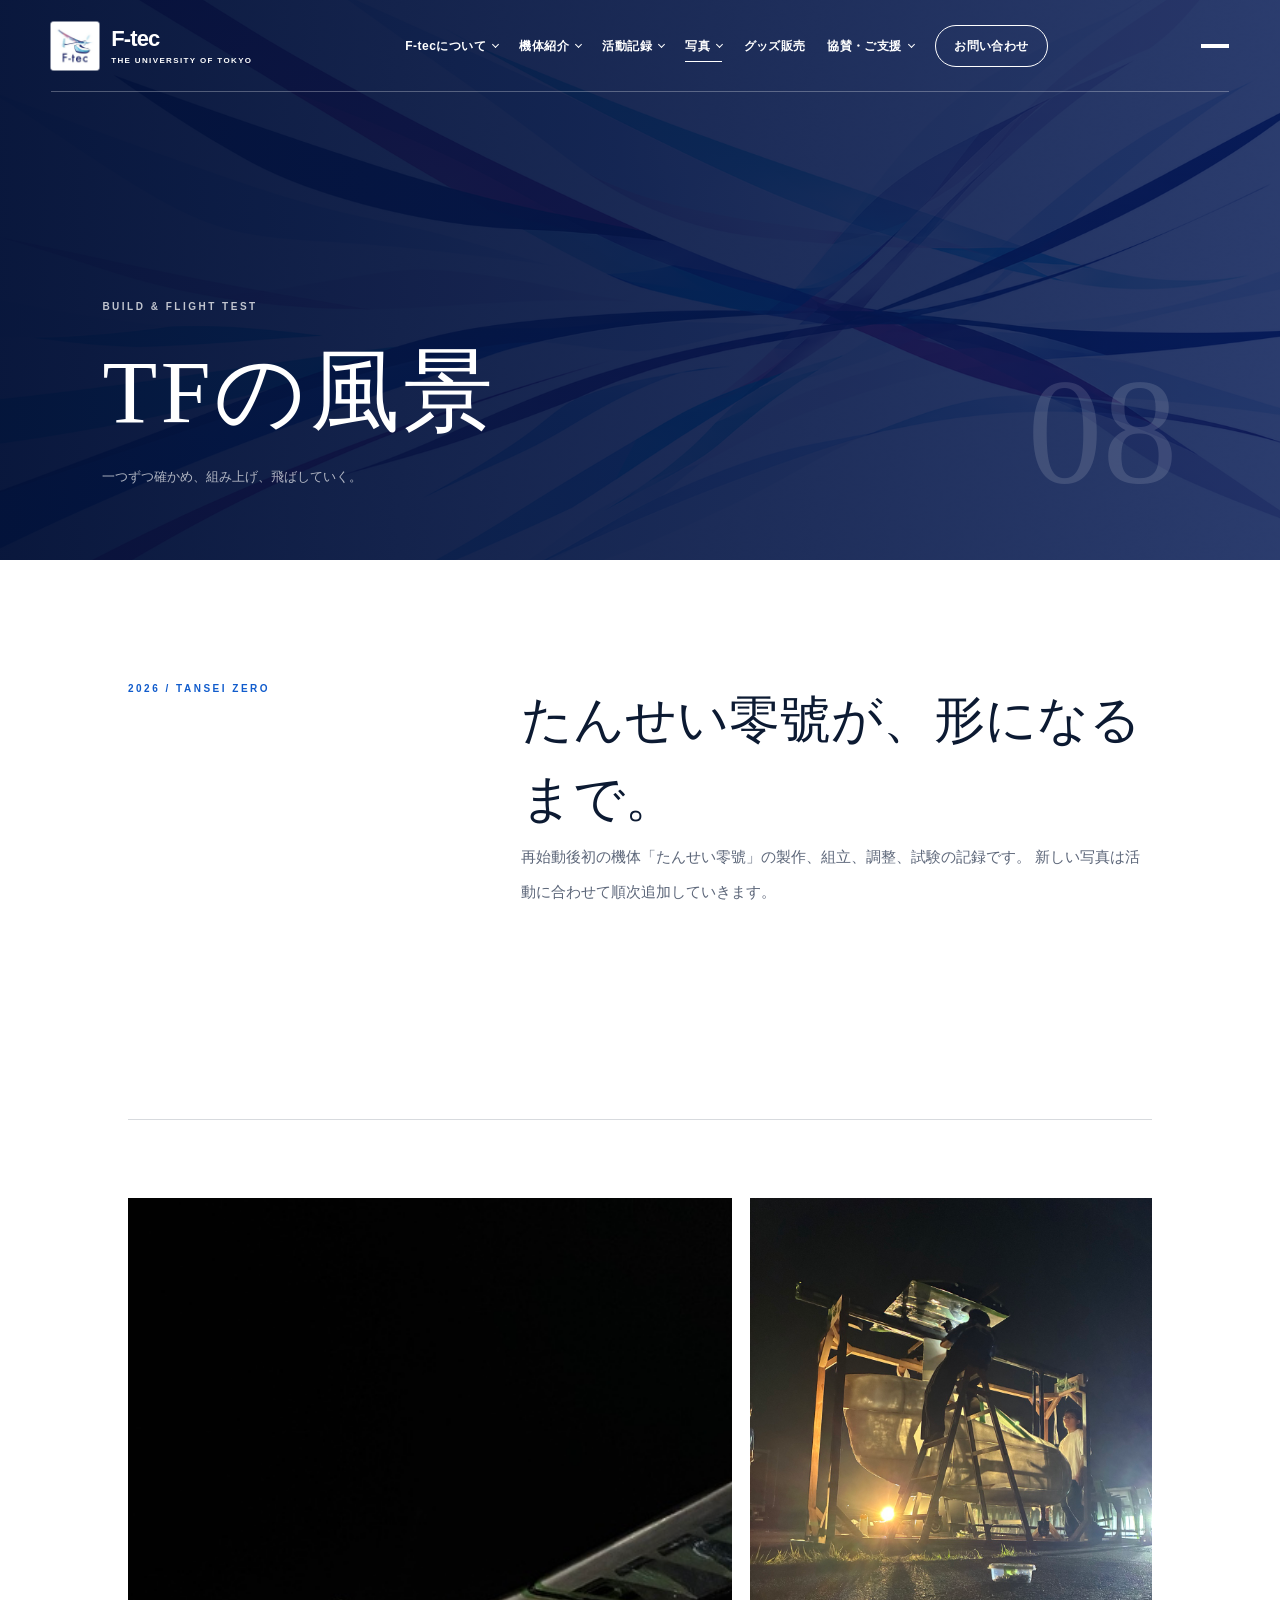
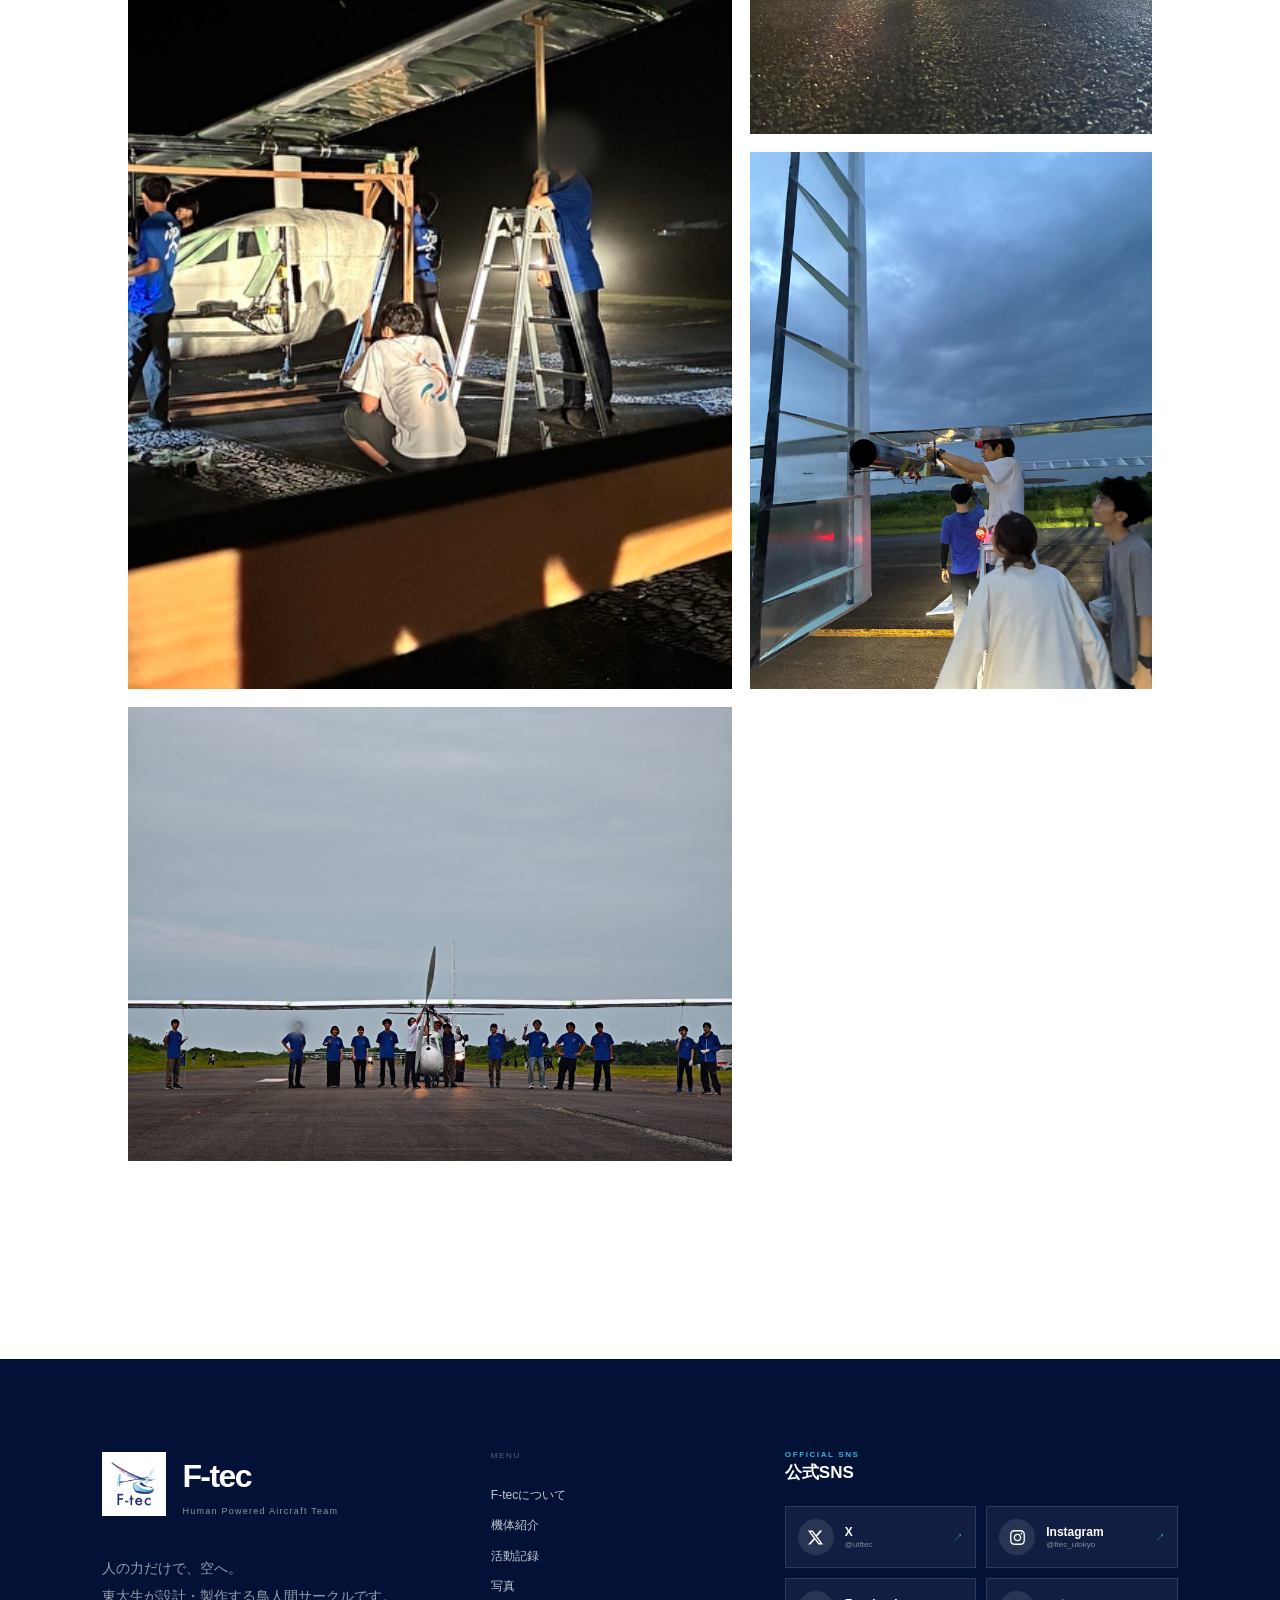
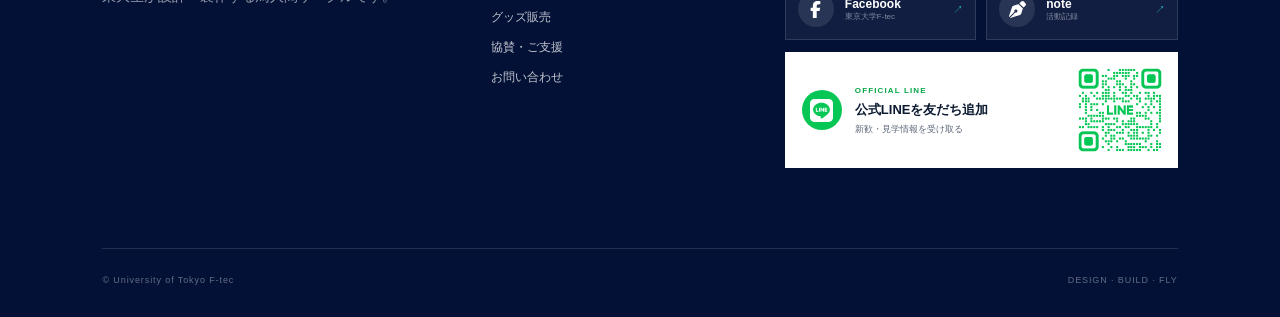
<file: gallery/index.html>
<!DOCTYPE html>
<html lang="ja">
<head>
  <meta charset="utf-8">
  <meta name="viewport" content="width=device-width, initial-scale=1">

  <title>写真｜東京大学鳥人間サークルF-tec</title>
  <meta name="description" content="東京大学鳥人間サークルF-tecの活動写真ページへ移動します。機体製作や試験飛行など、チームの活動風景をご覧いただけます。">

  <!-- このページは転送専用のため、検索結果には載せずリンクのみ辿らせます -->
  <meta name="robots" content="noindex, follow">
  <link rel="canonical" href="https://universityoftokyoftec.github.io/ftec-official/gallery/production/">

  <meta property="og:locale" content="ja_JP">
  <meta property="og:type" content="website">
  <meta property="og:site_name" content="東京大学鳥人間サークルF-tec">
  <meta property="og:title" content="写真｜東京大学鳥人間サークルF-tec">
  <meta property="og:description" content="東京大学鳥人間サークルF-tecの活動写真をご紹介します。">
  <meta property="og:url" content="https://universityoftokyoftec.github.io/ftec-official/gallery/production/">

  <meta name="twitter:card" content="summary">
  <meta name="twitter:title" content="写真｜東京大学鳥人間サークルF-tec">
  <meta name="twitter:description" content="東京大学鳥人間サークルF-tecの活動写真をご紹介します。">

  <link rel="icon" type="image/png" href="../assets/favicon.png">

  <!-- GitHub Pagesではサーバー側301転送を設定できないため、即時転送を使用 -->
  <meta http-equiv="refresh" content="0; url=production/">
  <script>
    window.location.replace("production/");
  </script>
</head>
<body>
  <main>
    <h1>写真ページへ移動します</h1>
    <p>
      自動的に移動しない場合は、
      <a href="production/">F-tecの活動写真を見る</a>
      を押してください。
    </p>
  </main>
</body>
</html>
</file>
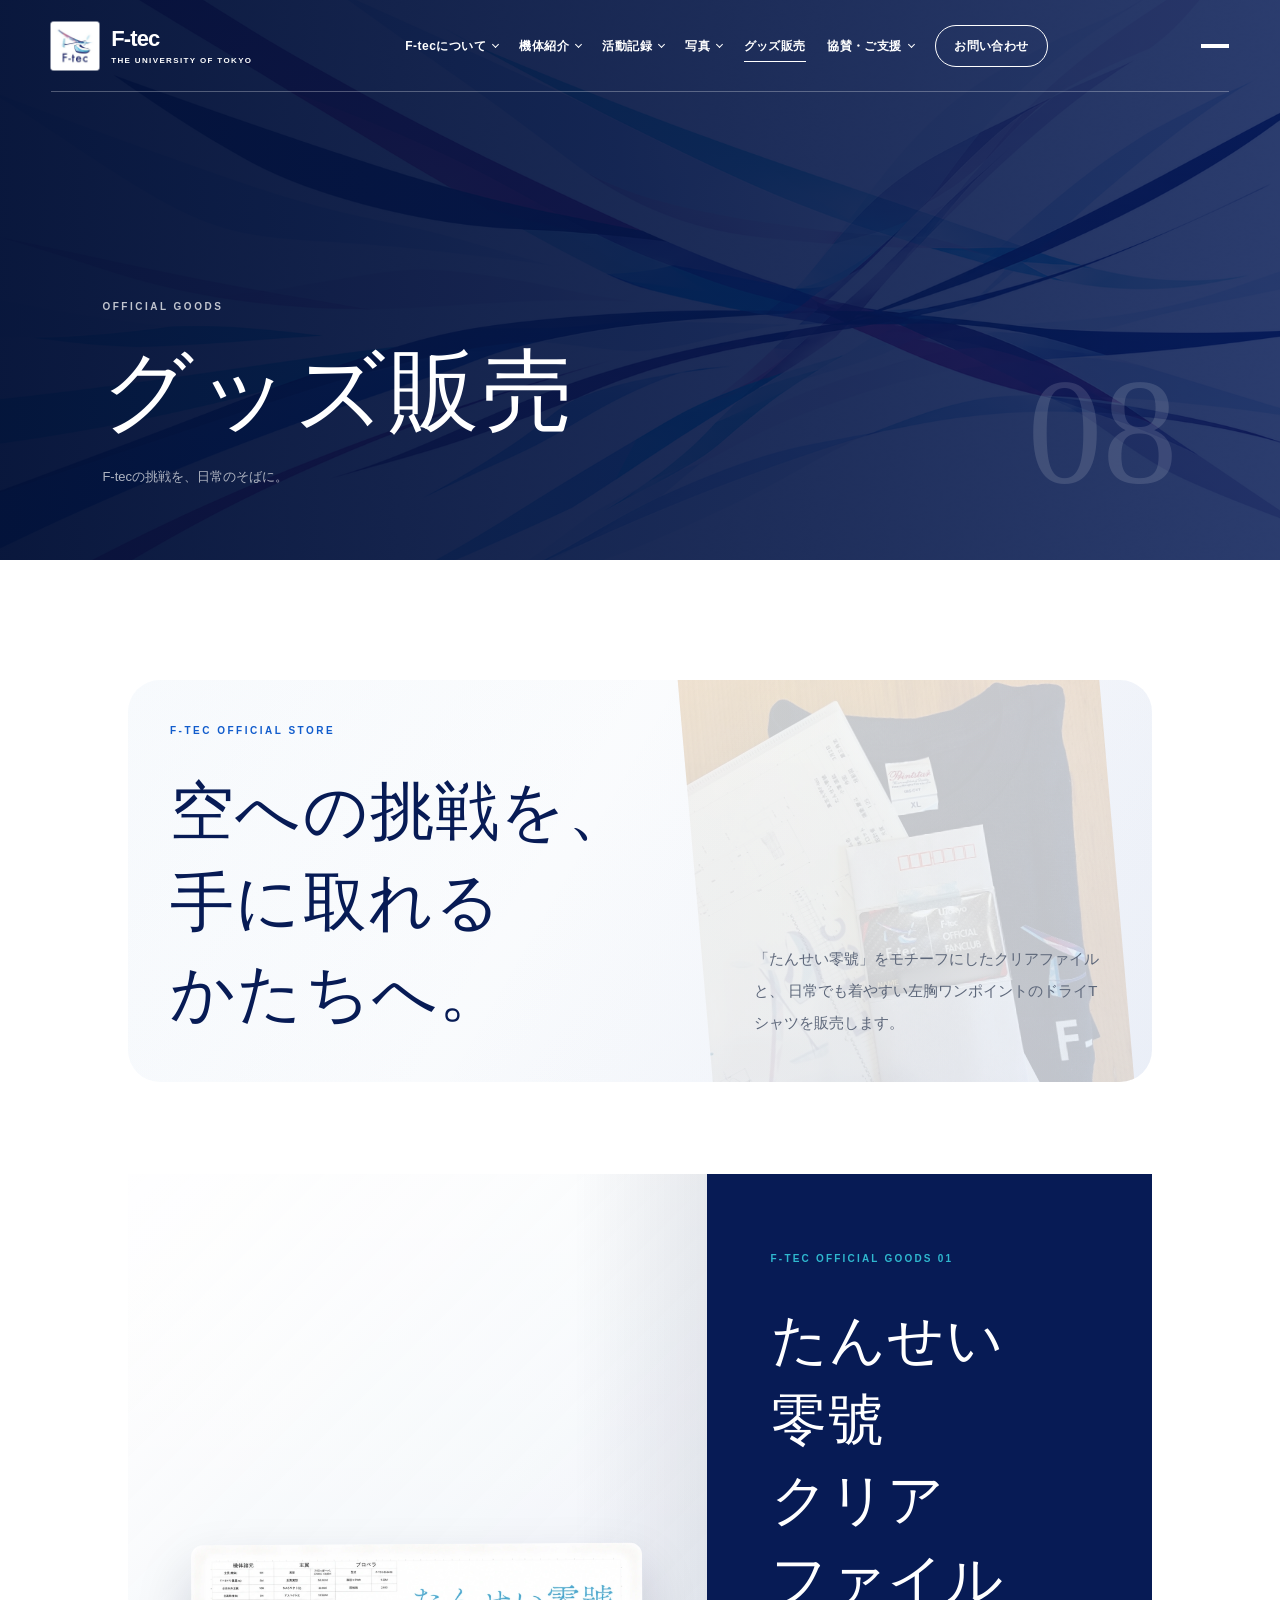
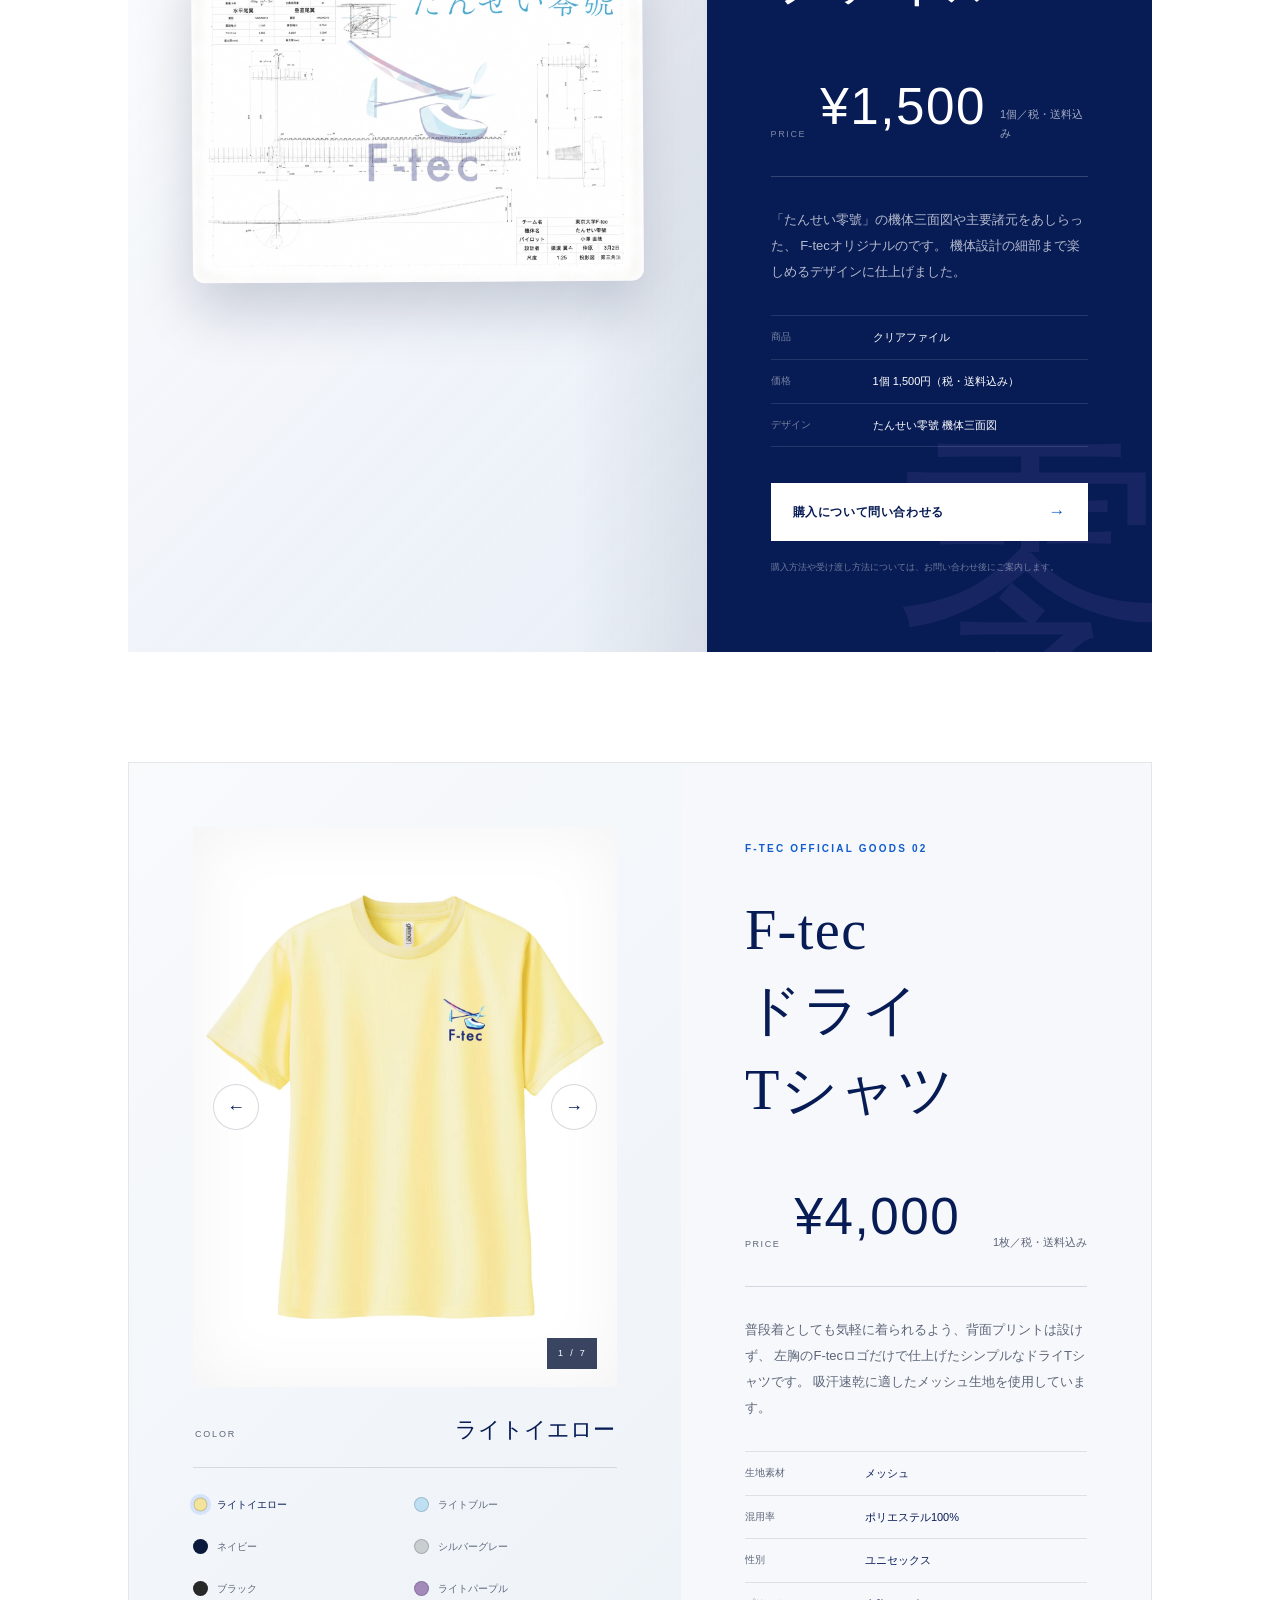
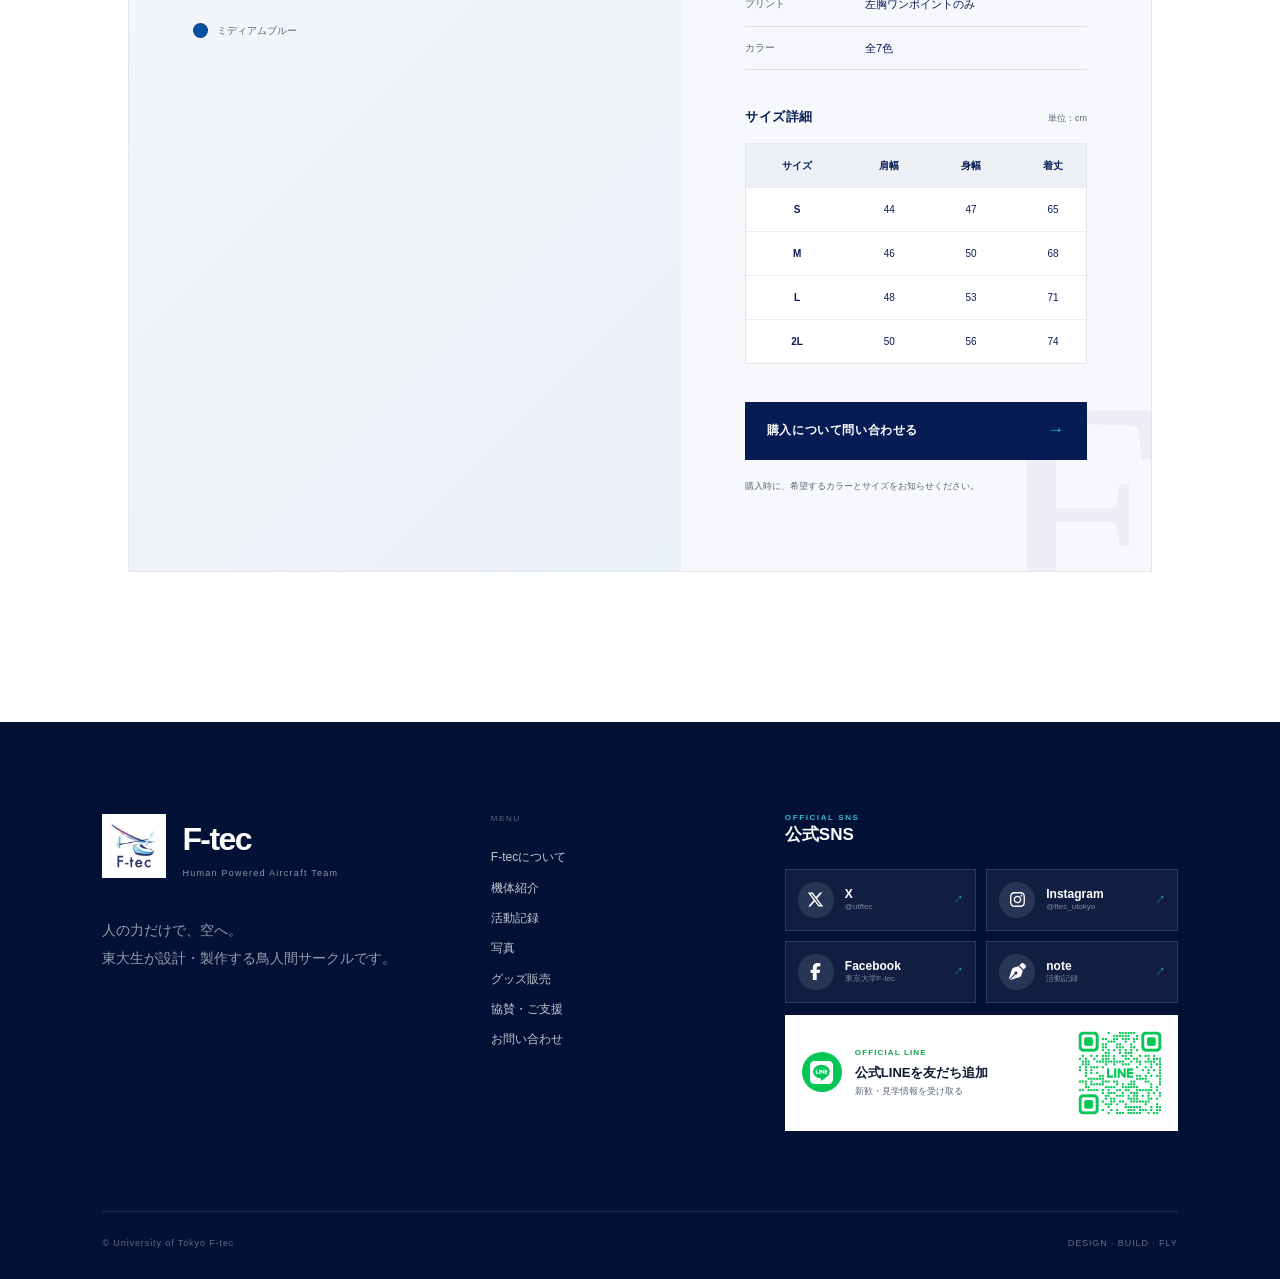
<file: goods/index.html>
<!DOCTYPE html>
<html lang="ja">
<head>
  <meta charset="utf-8">
  <meta name="viewport" content="width=device-width, initial-scale=1">
  <meta name="google-site-verification" content="KdlZljlwu9cl0Le5NKuzPiqqgoqVHouRuHAvvOmVQUE">
  <title>グッズ販売｜東京大学鳥人間サークルF-tec</title>
  <meta name="description" content="東京大学鳥人間サークルF-tecの公式グッズ販売ページです。たんせい零號クリアファイルとF-tecドライTシャツをご紹介します。表示価格は税・送料込みです。">
  <meta name="robots" content="index, follow, max-image-preview:large">
  <meta name="theme-color" content="#031136">
  <link rel="canonical" href="https://universityoftokyoftec.github.io/ftec-official/goods/">
  <link rel="icon" type="image/jpeg" href="../assets/ftec-logo.jpg">
  <meta property="og:locale" content="ja_JP">
  <meta property="og:type" content="website">
  <meta property="og:site_name" content="東京大学鳥人間サークルF-tec">
  <meta property="og:title" content="グッズ販売｜東京大学鳥人間サークルF-tec">
  <meta property="og:description" content="東京大学鳥人間サークルF-tecの公式グッズ販売ページです。たんせい零號クリアファイルとF-tecドライTシャツをご紹介します。表示価格は税・送料込みです。">
  <meta property="og:url" content="https://universityoftokyoftec.github.io/ftec-official/goods/">
  <meta property="og:image" content="https://universityoftokyoftec.github.io/ftec-official/assets/images/goods-hero-merch-photo.webp">
  <meta property="og:image:alt" content="東京大学鳥人間サークルF-tec公式グッズ">
  <meta name="twitter:card" content="summary_large_image">
  <meta name="twitter:title" content="グッズ販売｜東京大学鳥人間サークルF-tec">
  <meta name="twitter:description" content="東京大学鳥人間サークルF-tecの公式グッズ販売ページです。たんせい零號クリアファイルとF-tecドライTシャツをご紹介します。表示価格は税・送料込みです。">
  <meta name="twitter:image" content="https://universityoftokyoftec.github.io/ftec-official/assets/images/goods-hero-merch-photo.webp">
  <script type="application/ld+json">
  {
    "@context": "https://schema.org",
    "@graph": [
      {
        "@type": "Organization",
        "@id": "https://universityoftokyoftec.github.io/ftec-official/#organization",
        "name": "東京大学鳥人間サークルF-tec",
        "alternateName": [
          "F-tec",
          "東京大学F-tec",
          "東京大学人力飛行機チームF-tec"
        ],
        "url": "https://universityoftokyoftec.github.io/ftec-official/",
        "logo": "https://universityoftokyoftec.github.io/ftec-official/assets/ftec-logo.jpg",
        "sameAs": [
          "https://x.com/utftec",
          "https://note.com/utokyo_ftec"
        ]
      },
      {
        "@type": "CollectionPage",
        "@id": "https://universityoftokyoftec.github.io/ftec-official/goods/#webpage",
        "url": "https://universityoftokyoftec.github.io/ftec-official/goods/",
        "name": "グッズ販売｜東京大学鳥人間サークルF-tec",
        "description": "東京大学鳥人間サークルF-tecの公式グッズ販売ページです。たんせい零號クリアファイルとF-tecドライTシャツをご紹介します。",
        "about": {
          "@id": "https://universityoftokyoftec.github.io/ftec-official/#organization"
        },
        "mainEntity": {
          "@type": "ItemList",
          "itemListElement": [
            {
              "@type": "ListItem",
              "position": 1,
              "item": {
                "@type": "Product",
                "name": "たんせい零號クリアファイル",
                "image": "https://universityoftokyoftec.github.io/ftec-official/assets/images/goods-tansei-zero-clear-file.webp",
                "description": "たんせい零號の機体三面図や主要諸元をあしらったF-tec公式クリアファイルです。",
                "brand": {
                  "@type": "Brand",
                  "name": "F-tec"
                },
                "offers": {
                  "@type": "Offer",
                  "url": "https://universityoftokyoftec.github.io/ftec-official/contact/?category=goods&product=clear-file#ftec-contact-form",
                  "price": "1500",
                  "priceCurrency": "JPY"
                }
              }
            },
            {
              "@type": "ListItem",
              "position": 2,
              "item": {
                "@type": "Product",
                "name": "F-tecドライTシャツ",
                "image": "https://universityoftokyoftec.github.io/ftec-official/assets/images/goods-tshirt/light-yellow.webp",
                "description": "左胸にF-tecロゴを配した、ポリエステル100%のドライTシャツです。",
                "brand": {
                  "@type": "Brand",
                  "name": "F-tec"
                },
                "offers": {
                  "@type": "Offer",
                  "url": "https://universityoftokyoftec.github.io/ftec-official/contact/?category=goods&product=tshirt#ftec-contact-form",
                  "price": "4000",
                  "priceCurrency": "JPY"
                }
              }
            }
          ]
        },
        "inLanguage": "ja"
      }
    ]
  }
  </script>
<style>/*! tailwindcss v4.2.1 | MIT License | https://tailwindcss.com */@layer theme{:root,:host{--font-sans:ui-sans-serif,system-ui,sans-serif,"Apple Color Emoji","Segoe UI Emoji","Segoe UI Symbol","Noto Color Emoji";--font-mono:ui-monospace,SFMono-Regular,Menlo,Monaco,Consolas,"Liberation Mono","Courier New",monospace;--spacing:.25rem;--default-font-family:var(--font-sans);--default-mono-font-family:var(--font-mono)}}@layer base{*,:after,:before,::backdrop{box-sizing:border-box;border:0 solid;margin:0;padding:0}::file-selector-button{box-sizing:border-box;border:0 solid;margin:0;padding:0}html,:host{-webkit-text-size-adjust:100%;tab-size:4;line-height:1.5;font-family:var(--default-font-family,ui-sans-serif,system-ui,sans-serif,"Apple Color Emoji","Segoe UI Emoji","Segoe UI Symbol","Noto Color Emoji");font-feature-settings:var(--default-font-feature-settings,normal);font-variation-settings:var(--default-font-variation-settings,normal);-webkit-tap-highlight-color:transparent}a{-webkit-text-decoration:inherit}b{font-weight:bolder}:-moz-focusring{outline:auto}img,svg{vertical-align:middle;display:block}button{font:inherit;font-feature-settings:inherit;font-variation-settings:inherit;letter-spacing:inherit;color:inherit;opacity:1;background-color:#0000;border-radius:0}::file-selector-button{font:inherit;font-feature-settings:inherit;font-variation-settings:inherit;letter-spacing:inherit;color:inherit;opacity:1;background-color:#0000;border-radius:0}::file-selector-button{margin-inline-end:4px}::placeholder{opacity:1}@supports (not ((-webkit-appearance:-apple-pay-button))) or (contain-intrinsic-size:1px){::placeholder{color:currentColor}@supports (color:color-mix(in lab,red,red)){::placeholder{color:color-mix(in oklab,currentcolor 50%,transparent)}}}::-webkit-search-decoration{-webkit-appearance:none}::-webkit-date-and-time-value{min-height:1lh;text-align:inherit}::-webkit-datetime-edit{display:inline-flex}::-webkit-datetime-edit-fields-wrapper{padding:0}::-webkit-datetime-edit{padding-block:0}::-webkit-datetime-edit-year-field{padding-block:0}::-webkit-datetime-edit-month-field{padding-block:0}::-webkit-datetime-edit-day-field{padding-block:0}::-webkit-datetime-edit-hour-field{padding-block:0}::-webkit-datetime-edit-minute-field{padding-block:0}::-webkit-datetime-edit-second-field{padding-block:0}::-webkit-datetime-edit-millisecond-field{padding-block:0}::-webkit-datetime-edit-meridiem-field{padding-block:0}::-webkit-calendar-picker-indicator{line-height:1}:-moz-ui-invalid{box-shadow:none}button{appearance:button}::file-selector-button{appearance:button}::-webkit-inner-spin-button{height:auto}::-webkit-outer-spin-button{height:auto}}@layer components;:root{--navy:#071b55;--deep:#031136;--blue:#115ccc;--cyan:#2fb8cf;--magenta:#bd1e77;--ice:#eef6fb;--paper:#f7f8f5;--ink:#0c1a32;--muted:#5c6679;--line:#0c1a3229;--serif:"Yu Mincho","Hiragino Mincho ProN","Noto Serif JP",serif;--sans:"Helvetica Neue","Hiragino Sans","Yu Gothic","Noto Sans JP",Arial,sans-serif}*{box-sizing:border-box}html{scroll-behavior:smooth}section[id]{scroll-margin-top:32px}body{background:var(--paper);color:var(--ink);font-family:var(--sans);-webkit-font-smoothing:antialiased;margin:0;line-height:1.7}a{color:inherit;text-decoration:none}img{max-width:100%;display:block}button,a{-webkit-tap-highlight-color:transparent}::selection{background:var(--blue);color:#fff}.site-header{z-index:40;justify-content:space-between;align-items:center;height:92px;padding:0 clamp(24px,4vw,72px);display:flex;position:absolute;top:0;left:0;right:0}.site-header:after{content:"";background:#071b551a;height:1px;position:absolute;bottom:0;left:clamp(24px,4vw,72px);right:clamp(24px,4vw,72px)}.site-header--light{color:#fff}.site-header--light:after{background:#ffffff47}.brand{z-index:51;align-items:center;gap:12px;display:inline-flex;position:relative}.brand-mark{background:#fff;border-radius:3px;width:48px;height:48px;overflow:hidden;box-shadow:0 0 0 1px #ffffff80}.brand-mark img{object-fit:cover;width:100%;height:100%}.brand-copy{flex-direction:column;gap:7px;line-height:1;display:flex}.brand-copy b{letter-spacing:-.04em;font-size:22px;font-weight:700}.brand-copy small{letter-spacing:.17em;font-size:8px;font-weight:600}.desktop-nav{letter-spacing:.04em;align-items:center;gap:clamp(14px,1.65vw,28px);font-size:12px;font-weight:600;display:flex}.nav-group{position:relative}.nav-group__trigger{color:inherit;cursor:pointer;font:inherit;letter-spacing:inherit;background:0 0;border:0;align-items:center;gap:7px;padding:10px 0;display:flex;position:relative}.nav-group__trigger:after{content:"";transform-origin:100%;background:currentColor;width:100%;height:1px;transition:transform .3s;position:absolute;bottom:4px;left:0;transform:scaleX(0)}.nav-group:hover .nav-group__trigger:after,.nav-group:focus-within .nav-group__trigger:after,.nav-group.is-active .nav-group__trigger:after,.nav-group.is-open .nav-group__trigger:after{transform-origin:0;transform:scaleX(1)}.nav-group__caret{border-bottom:1px solid;border-right:1px solid;width:5px;height:5px;margin-top:-3px;transition:transform .22s;transform:rotate(45deg)}.nav-group:hover .nav-group__caret,.nav-group:focus-within .nav-group__caret{transform:translateY(3px) rotate(225deg)}.nav-dropdown{border-top:3px solid var(--cyan);color:var(--ink);opacity:0;pointer-events:none;visibility:hidden;background:#fff;min-width:230px;padding:6px 0;transition:opacity .2s,transform .2s,visibility .2s;position:absolute;top:calc(100% + 16px);left:50%;transform:translate(-50%,-8px);box-shadow:0 18px 45px #0311362e}.nav-dropdown:before{content:"";height:19px;position:absolute;top:-19px;left:0;right:0}.nav-group:hover .nav-dropdown,.nav-group:focus-within .nav-dropdown{opacity:1;pointer-events:auto;visibility:visible;transform:translate(-50%)}.nav-dropdown a{letter-spacing:.02em;border-bottom:1px solid #0c1a3217;justify-content:space-between;align-items:center;padding:13px 18px;font-size:12px;font-weight:500;transition:background .2s,color .2s,padding .2s;display:flex}.nav-dropdown a:last-child{border-bottom:0}.nav-dropdown a:hover,.nav-dropdown a:focus-visible{background:var(--ice);color:var(--blue);padding-left:22px}.nav-dropdown__group{position:relative}.nav-dropdown__submenu-trigger{color:var(--ink);cursor:pointer;font:inherit;letter-spacing:.02em;background:#fff;border:0;border-bottom:1px solid #0c1a3217;justify-content:space-between;align-items:center;width:100%;padding:13px 18px;font-size:12px;font-weight:500;transition:background .2s,color .2s,padding .2s;display:flex}.nav-dropdown__submenu-trigger:hover,.nav-dropdown__submenu-trigger:focus-visible{background:var(--ice);color:var(--blue);padding-left:22px}.nav-subdropdown{border-left:3px solid var(--cyan);opacity:0;pointer-events:none;visibility:hidden;background:#fff;min-width:190px;max-height:min(70vh,640px);padding:6px 0;transition:opacity .2s,transform .2s,visibility .2s;position:absolute;top:-6px;left:calc(100% - 2px);overflow-y:auto;transform:translate(-8px);box-shadow:18px 18px 45px #03113629}.nav-dropdown__group:hover .nav-subdropdown,.nav-dropdown__group:focus-within .nav-subdropdown{opacity:1;pointer-events:auto;visibility:visible;transform:translate(0)}.nav-dropdown a span{color:var(--blue);font-size:11px}.nav-cta{border:1px solid;border-radius:100px;padding:10px 18px;transition:background .25s,color .25s}.nav-cta:hover{color:var(--navy);background:currentColor}.eyebrow{letter-spacing:.25em;margin:0 0 28px;font-size:10px;font-weight:700}.button:hover{transform:translateY(-3px)}.button--outline:hover{color:var(--navy);background:#fff}.text-link{letter-spacing:.06em;border-bottom:1px solid;align-items:center;gap:42px;padding:0 0 8px;font-size:12px;font-weight:700;display:inline-flex}.text-link span{transition:transform .25s}.text-link:hover span{transform:translate(5px)}.scroll-cue i:after{content:"";background:#fff;width:1px;height:28px;animation:1.8s infinite scrollLine;position:absolute;top:-28px;left:0}.eyebrow{color:var(--blue)}.eyebrow--light{color:#ffffffbd}.field-notes figure:after{content:"";pointer-events:none;background:linear-gradient(#0000 65%,#020a1eb3);position:absolute;inset:0}.field-notes figure:hover img.is-active{transform:scale(1.025)}.field-notes__controls button:hover,.field-notes__controls button:focus-visible{background:var(--blue);border-color:#fff;outline:none}.aircraft-feature__visual:after{background:linear-gradient(90deg,transparent 65%,var(--navy));content:"";position:absolute;inset:0}.news-card:hover{background:var(--ice);transform:translateY(-4px)}.news-card:hover .news-card__image img{transform:scale(1.035)}.home-link-card:before,.home-link-card:after{content:"";position:absolute;inset:0}.home-link-card:before{background-position:50%;background-repeat:no-repeat;background-size:cover;transition:transform .8s}.home-link-card:after{transition:opacity .35s}.home-link-card:hover:before{transform:scale(1.08)}.home-link-card:hover:after{opacity:.9}.home-link-card--design:before{background-image:url(../assets/seo-media/navigation-design-card.jpg);background-position:48%}.home-link-card--design:after{background:linear-gradient(90deg,#f3f9fcf7 0%,#f3f9fce0 48%,#f3f9fc94 100%),linear-gradient(#2fb8cf0a,#071b5514)}.home-link-card--join:before{background-image:url(../assets/seo-media/navigation-join-card.jpg);background-position:52% 42%}.home-link-card--join:after{background:linear-gradient(90deg,#031136e6 0%,#071b55ba 58%,#115ccc85 100%),linear-gradient(#115ccc2e,#03113657)}.support-banner:after{content:"";pointer-events:none;background:linear-gradient(90deg,#fff 0% 39%,#ffffffe6 51%,#ffffff14 78%,#0000 100%);position:absolute;inset:0}.site-footer{background:var(--deep);color:#fff;padding:90px clamp(28px,8vw,132px) 28px;position:relative;overflow:hidden}.footer-inner{grid-template-columns:minmax(280px,.95fr) minmax(230px,.62fr) minmax(390px,1.15fr);gap:clamp(42px,5vw,76px);display:grid;position:relative}.footer-brand{align-items:center;gap:16px;display:flex}.footer-brand img{object-fit:cover;width:64px;height:64px}.footer-brand span{flex-direction:column;display:flex}.footer-brand b{letter-spacing:-.05em;font-size:32px}.footer-brand small{color:#ffffff8c;letter-spacing:.14em;font-size:9px}.footer-message{color:#ffffff94;font-family:var(--serif);margin:36px 0 0;font-size:14px;line-height:2}.footer-links{flex-direction:column;gap:10px;display:flex}.footer-links p{color:#ffffff59;letter-spacing:.2em;margin:0 0 12px;font-size:8px}.footer-links a{color:#ffffffc2;font-size:12px}.footer-links a:hover{color:#fff}.footer-social{min-width:0}.footer-social__heading{color:#fff;flex-direction:column;margin:0 0 22px;font-size:17px;font-weight:700;line-height:1.4;display:flex}.footer-social__heading span{color:var(--cyan);letter-spacing:.2em;font-size:8px;font-weight:600}.footer-social__grid{grid-template-columns:repeat(2,minmax(0,1fr));gap:10px;display:grid}.footer-social__link{background:#ffffff0e;border:1px solid #ffffff21;grid-template-columns:36px minmax(0,1fr) auto;align-items:center;gap:11px;min-height:62px;padding:10px 12px;transition:background .22s,border-color .22s,transform .22s;display:grid}.footer-social__link:hover,.footer-social__link:focus-visible{background:#ffffff1c;border-color:#2fb8cfcc;transform:translateY(-2px)}.footer-social__icon{background:#ffffff1a;border-radius:50%;justify-content:center;align-items:center;width:36px;height:36px;font-size:17px;display:flex}.footer-social__link>span:nth-child(2){flex-direction:column;min-width:0;line-height:1.35;display:flex}.footer-social__link b{font-size:12px;font-weight:700}.footer-social__link small{color:#ffffff7a;text-overflow:ellipsis;white-space:nowrap;font-size:8px;overflow:hidden}.footer-social__link i{color:var(--cyan);font-size:10px;font-style:normal}.footer-line{color:var(--ink);background:#fff;justify-content:space-between;align-items:center;min-height:116px;margin-top:12px;padding:12px;transition:transform .22s;display:flex;overflow:hidden}.footer-line:hover,.footer-line:focus-visible{transform:translateY(-2px)}.footer-line__copy{align-items:center;gap:13px;padding-left:5px;display:flex}.footer-line__copy>span:last-child{flex-direction:column;display:flex}.footer-line__icon{color:#fff;background:#06c755;border-radius:50%;flex:0 0 40px;justify-content:center;align-items:center;width:40px;height:40px;font-size:23px;display:flex}.footer-line small{color:#06a848;letter-spacing:.14em;font-size:8px;font-weight:700}.footer-line b{margin-top:2px;font-size:13px}.footer-line em{color:var(--muted);font-size:9px;font-style:normal}.footer-line img{object-fit:contain;background:#fff;flex:0 0 92px;width:92px;height:92px}.footer-bottom{color:#ffffff61;letter-spacing:.1em;border-top:1px solid #ffffff21;justify-content:space-between;align-items:center;margin-top:80px;padding-top:24px;font-size:9px;display:flex;position:relative}.page-hero{background:var(--navy);color:#fff;height:560px;position:relative;overflow:hidden}.page-hero:after{content:"";background:linear-gradient(90deg,#031136eb,#071b558c);position:absolute;inset:0}.page-hero__pattern{opacity:.33;background:url(../assets/seo-media/ftec-ribbon-flow.png)50%/cover no-repeat;position:absolute;inset:0}.page-hero__inner{z-index:2;justify-content:space-between;align-items:flex-end;display:flex;position:absolute;bottom:72px;left:clamp(28px,8vw,132px);right:clamp(28px,8vw,132px)}.page-hero h1{font-family:var(--serif);letter-spacing:.04em;margin:0;font-size:clamp(54px,7vw,100px);font-weight:500;line-height:1.1}.page-hero__lead{color:#ffffffad;margin:24px 0 0;font-size:13px}.page-index{color:#ffffff21;font-family:var(--serif);font-size:150px;line-height:.75}.page-body{background:#fff;padding:120px clamp(28px,10vw,165px)}.page-intro{margin-bottom:120px;display:grid}.page-intro h2,.content-section h2{font-family:var(--serif);margin:0;font-size:clamp(34px,4vw,54px);font-weight:500;line-height:1.55}.page-intro__copy{color:var(--muted);font-size:15px;line-height:2.35}.page-intro__copy p:first-child{margin-top:0}.activity-intro{grid-template-columns:.42fr minmax(360px,.98fr) minmax(390px,1.1fr);align-items:center;gap:clamp(30px,4.8vw,78px);min-height:540px;margin-left:max(-28px,-2vw);margin-right:max(-90px,-5.5vw)}.activity-intro>.eyebrow{align-self:start;margin-top:22px}.activity-intro__visual{aspect-ratio:1.08;background:#fff;margin:0;position:relative;overflow:hidden}.activity-intro__visual:after{content:"";pointer-events:none;background:linear-gradient(90deg,#fff 0%,#fffffff0 5%,#fff0 24% 78%,#fff 100%),linear-gradient(#fff 0%,#fff0 18% 80%,#fff 100%);position:absolute;inset:0}.activity-intro__visual img{filter:grayscale(.1) saturate(.76) contrast(.9) brightness(1.09);object-fit:cover;object-position:50% 62%;width:100%;max-width:none;height:132%;transform:translateY(-13%)}.sponsor-intro__visual:after{content:"";pointer-events:none;background:linear-gradient(90deg,#fff 0%,#ffffffe6 6%,#fff0 27% 78%,#fff 100%),linear-gradient(#fff 0%,#fff0 17% 82%,#fff 100%);position:absolute;inset:0}.sponsor-intro__visual:hover img{filter:saturate(.94) contrast(1.01) brightness(1.04);transform:scale(1.012)}.support-feature__image:after{content:"";pointer-events:none;background:linear-gradient(145deg,#0000 55%,#05204c33);position:absolute;inset:0}.support-feature__image:hover img{filter:saturate(.98) contrast(1.03);transform:scale(1.025)}.content-section{border-top:1px solid var(--line);padding:78px 0}.content-section__heading{align-items:baseline;gap:24px;margin-bottom:42px;display:flex}.content-section__heading span{color:var(--blue);letter-spacing:.18em;font-size:10px;font-weight:700}.timeline-item:before{border:3px solid var(--blue);content:"";background:#fff;border-radius:50%;width:15px;height:15px;position:absolute;top:8px;left:-8px}.team-card:after{background:var(--blue);content:"";transform-origin:0;width:100%;height:3px;transition:transform .35s;position:absolute;bottom:0;left:0;transform:scaleX(0)}.team-card:hover:after{transform:scaleX(1)}.team-card__media:before{content:"";mix-blend-mode:multiply;pointer-events:none;z-index:1;background:linear-gradient(135deg,#071b5538,#115ccc0a 62%,#2fb8cf14);position:absolute;inset:0}.team-card__media:after{background:linear-gradient(180deg,var(--paper) 0%,#f7f8f547 12%,transparent 28%,transparent 84%,var(--paper) 100%),linear-gradient(90deg,var(--paper) 0%,transparent 6%,transparent 94%,var(--paper) 100%);content:"";pointer-events:none;z-index:2;position:absolute;inset:0}.team-card:hover .team-card__media img{transform:scale(1.025)}.team-card--featured .team-card__media:after{background:linear-gradient(90deg,var(--deep) 0%,#03113680 14%,transparent 40%),linear-gradient(180deg,var(--deep) 0%,transparent 15%,transparent 85%,var(--deep) 100%)}.teams-collaboration:after{content:"";border:1px solid #ffffff14;border-radius:50%;width:520px;height:520px;position:absolute;top:-240px;right:-120px}.aircraft-year-card:hover{z-index:1;background:#fbfdff;transform:translateY(-3px);box-shadow:0 18px 40px #03113617}.aircraft-year-card__visual:after{content:"";border-top:1px solid #071b552e;width:120%;position:absolute;top:54%;left:-10%;transform:rotate(-7deg)}.posts-list{border-top:1px solid var(--line)}.note-section-heading{align-items:flex-end}.note-section-heading>div>span{margin-bottom:12px;display:block}.note-post-grid{grid-template-columns:repeat(2,minmax(0,1fr));gap:18px;display:grid}.note-post-card{background:var(--paper);grid-template-columns:minmax(170px,.82fr) minmax(0,1.18fr);min-height:270px;transition:background .3s,transform .3s;display:grid;overflow:hidden}.note-post-card:hover{background:var(--ice);transform:translateY(-4px)}.note-post-card__image{background:var(--navy);min-height:100%;overflow:hidden}.note-post-card__image img{object-fit:cover;width:100%;height:100%;transition:transform .7s cubic-bezier(.2,.8,.2,1)}.note-post-card:hover .note-post-card__image img{transform:scale(1.035)}.note-post-card__body{flex-direction:column;padding:28px;display:flex;position:relative}.note-post-card__meta{justify-content:space-between;align-items:center;display:flex}.note-post-card__meta time{color:var(--muted);letter-spacing:.1em;font-size:10px}.note-post-card__meta span{color:#fff;letter-spacing:.08em;background:#42c9b8;border-radius:100px;padding:4px 10px;font-size:9px;font-weight:700}.note-post-card h3{font-family:var(--serif);margin:32px 0 10px;font-size:22px;font-weight:600;line-height:1.55}.note-post-card p{color:var(--muted);margin:0;font-size:11px;line-height:1.85}.note-post-card b{font-size:17px;font-weight:400;position:absolute;bottom:22px;right:24px}.activity-milestones{margin-top:36px}.social-platform-tabs button:after{background:var(--blue);content:"";height:3px;transition:transform .2s;position:absolute;bottom:-1px;left:12px;right:12px;transform:scaleX(0)}.social-platform-tabs button.is-active:after{transform:scaleX(1)}@keyframes social-panel-in{0%{opacity:0;transform:translateY(8px)}to{opacity:1;transform:translateY(0)}}.post-row{border-bottom:1px solid var(--line);grid-template-columns:120px 120px 1fr 40px;align-items:center;gap:30px;min-height:132px;padding:22px 6px;transition:padding .25s,background .25s;display:grid}.post-row:hover{background:var(--ice);padding-left:18px;padding-right:18px}.post-row time{color:var(--muted);font-size:11px}.post-tag{color:var(--blue);letter-spacing:.15em;font-size:8px;font-weight:700}.post-row h3{font-family:var(--serif);margin:0 0 6px;font-size:20px;font-weight:600}.post-row p{color:var(--muted);margin:0;font-size:11px}.gallery-item:hover img{transform:scale(1.03)}.sponsor-card:after{background:linear-gradient(90deg,var(--blue),#7bc8eb);content:"";transform-origin:0;width:calc(100% - 60px);height:3px;transition:transform .24s;position:absolute;bottom:0;left:30px;transform:scaleX(0)}.sponsor-card:hover:after{transform:scaleX(1)}.sponsor-card__icon:after{content:"";border:1px solid #115ccc1f;border-radius:50%;position:absolute;inset:5px}.sponsor-callout:after,.join-callout:after{content:"";opacity:.17;background:url(../assets/seo-media/ftec-ribbon-flow.png)50%/cover no-repeat;position:absolute;inset:0 0 0 45%}.sponsor-callout:after{background:linear-gradient(90deg,var(--navy) 0%,var(--navy) 42%,#071b55eb 54%,#071b5575 78%,#071b5542 100%);opacity:1;pointer-events:none;z-index:1;inset:0}.form-control input:focus,.form-control select:focus,.form-control textarea:focus{border-color:var(--blue);box-shadow:0 0 0 3px #115ccc1a}.form-actions .button:disabled{cursor:wait;opacity:.55}.contact-card{background:var(--paper);min-height:300px;padding:42px}.contact-card>span{color:var(--blue);letter-spacing:.18em;font-size:9px;font-weight:700}.contact-card h2{font-family:var(--serif);margin:55px 0 12px;font-size:30px;font-weight:500}.contact-card p{color:var(--muted);font-size:12px}.contact-card a{color:var(--blue);border-bottom:1px solid;margin-top:16px;padding-bottom:4px;font-size:12px;display:inline-block}.contact-card__socials{flex-wrap:wrap;gap:0 22px;display:flex}.activity-social-links{padding-top:0}@keyframes heroReveal{0%{opacity:0;transform:scale(1.06)}to{opacity:1;transform:scale(1)}}@keyframes riseIn{0%{opacity:0;transform:translateY(24px)}to{opacity:1;transform:translateY(0)}}@keyframes scrollLine{0%{transform:translateY(0)}to{transform:translateY(110px)}}@media (width<=1100px){.activity-intro{grid-template-columns:.42fr 1.58fr;margin-left:0;margin-right:0}.activity-intro__visual{aspect-ratio:2;grid-column:1/-1}.footer-inner{grid-template-columns:minmax(280px,1fr) minmax(230px,.72fr)}.footer-social{grid-column:1/-1;max-width:720px}.desktop-nav{display:none}.menu-button{z-index:51;background:0 0;border:0;flex-direction:column;justify-content:center;gap:7px;width:46px;height:46px;padding:10px 0 10px 14px;display:flex;position:relative}.mobile-menu{background:var(--deep);color:#fff;opacity:0;pointer-events:none;z-index:50;transition:opacity .3s,transform .3s;display:block;position:fixed;inset:0;transform:translateY(-18px)}.mobile-menu:after{content:"";opacity:.1;background:url(../assets/seo-media/ftec-ribbon-flow.png)50%/cover no-repeat;position:absolute;inset:0}.aircraft-feature__visual:after{background:linear-gradient(0deg,var(--navy),transparent 40%)}}@media (width<=760px){.sponsor-intro__visual:after{background:linear-gradient(90deg,#fff 0%,#fff0 15% 85%,#fff 100%),linear-gradient(#fff 0%,#fff0 12% 82%,#fff 100%)}.site-header{height:76px;padding:0 20px}.site-header:after{left:20px;right:20px}.brand-mark{width:40px;height:40px}.brand-copy b{font-size:19px}.brand-copy small{font-size:6px}.page-intro{grid-template-columns:1fr}.support-banner:after{background:linear-gradient(#fff 0% 48%,#fffffff2 59%,#ffffff14 82%,#0000 100%)}.site-footer{padding:70px 24px 24px}.footer-inner{grid-template-columns:1fr}.footer-links{gap:20px}.footer-social__grid{grid-template-columns:1fr}.footer-line{max-width:430px}.footer-bottom{flex-direction:column;align-items:flex-start;gap:8px}.page-hero{height:490px}.page-hero__inner{bottom:55px;left:24px;right:24px}.page-hero h1{font-size:50px}.page-index{display:none}.page-body{padding:82px 24px}.page-intro{margin-bottom:80px}.activity-intro{gap:28px;min-height:0;margin-left:0;margin-right:0}.activity-intro>.eyebrow{margin-top:0}.activity-intro__visual{aspect-ratio:1.35;margin-top:8px}.activity-intro__visual img{height:134%;transform:translateY(-14%)}.content-section__heading{flex-direction:column;align-items:flex-start;gap:8px}.post-row{grid-template-columns:78px 1fr 25px}.note-section-heading{align-items:flex-start}.note-post-grid,.note-post-card{grid-template-columns:1fr}.note-post-card__image{aspect-ratio:16/9}.note-post-card__body{min-height:230px}.post-tag{display:none}.post-row h3{font-size:17px}.sponsor-callout:after{background:linear-gradient(180deg,var(--navy) 0%,var(--navy) 44%,#071b55eb 58%,#071b5561 84%,#071b5538 100%)}}@media (prefers-reduced-motion:reduce){*,:before,:after{scroll-behavior:auto!important;transition-duration:.01ms!important;animation-duration:.01ms!important;animation-iteration-count:1!important}}
/* ===== Activity introduction: latest note feature ===== */
.activity-story-intro{
  display:grid;
  grid-template-columns:minmax(250px,.68fr) minmax(0,1.55fr);
  align-items:center;
  gap:clamp(48px,6.5vw,112px);
  margin:0 0 132px;
}

.activity-story-intro__copy{
  max-width:430px;
}

.activity-story-intro__copy .eyebrow{
  margin:0 0 42px;
}

.activity-story-intro__copy h2{
  color:var(--navy);
  font-family:var(--serif);
  font-size:clamp(44px,4.8vw,72px);
  font-weight:500;
  letter-spacing:.025em;
  line-height:1.42;
  margin:0 0 30px;
}

.activity-story-intro__copy>p:not(.eyebrow){
  color:var(--muted);
  font-size:15px;
  line-height:2.15;
  margin:0;
}

.activity-story-intro__jump{
  align-items:center;
  border-bottom:1px solid var(--line);
  color:var(--navy);
  display:flex;
  font-size:12px;
  font-weight:700;
  justify-content:space-between;
  letter-spacing:.08em;
  margin-top:42px;
  max-width:230px;
  padding:0 0 14px;
  text-decoration:none;
  transition:border-color .25s,color .25s;
}

.activity-story-intro__jump span{
  color:var(--blue);
  font-size:17px;
  transition:transform .25s;
}

.activity-story-intro__jump:hover{
  border-color:var(--blue);
  color:var(--blue);
}

.activity-story-intro__jump:hover span{
  transform:translateY(4px);
}

.latest-note-feature{
  background:var(--navy);
  color:#fff;
  display:grid;
  grid-template-columns:minmax(0,1.18fr) minmax(280px,.82fr);
  min-height:520px;
  overflow:hidden;
  position:relative;
  text-decoration:none;
  transition:transform .35s cubic-bezier(.2,.8,.2,1),box-shadow .35s;
}

.latest-note-feature:hover{
  box-shadow:0 28px 65px rgba(3,17,54,.18);
  transform:translateY(-5px);
}

.latest-note-feature__image{
  background:#061a43;
  min-height:520px;
  overflow:hidden;
  position:relative;
}

.latest-note-feature__image:after{
  background:
    linear-gradient(90deg,transparent 62%,rgba(3,17,54,.22) 82%,var(--navy) 100%),
    linear-gradient(180deg,rgba(3,17,54,.08),transparent 34%,rgba(3,17,54,.22));
  content:"";
  pointer-events:none;
  position:absolute;
  inset:0;
}

.latest-note-feature__image img{
  display:block;
  height:100%;
  object-fit:cover;
  object-position:center;
  transition:transform .8s cubic-bezier(.2,.8,.2,1),filter .35s;
  width:100%;
}

.latest-note-feature:hover .latest-note-feature__image img{
  filter:saturate(1.04) contrast(1.02);
  transform:scale(1.025);
}

.latest-note-feature__image-label{
  background:rgba(3,17,54,.76);
  border:1px solid rgba(255,255,255,.24);
  font-size:9px;
  font-weight:700;
  left:26px;
  letter-spacing:.2em;
  padding:9px 12px;
  position:absolute;
  top:26px;
  z-index:2;
}

.latest-note-feature__body{
  display:flex;
  flex-direction:column;
  min-width:0;
  padding:48px 44px 42px;
  position:relative;
  z-index:2;
}

.latest-note-feature__meta{
  align-items:center;
  display:flex;
  justify-content:space-between;
}

.latest-note-feature__meta time{
  color:rgba(255,255,255,.58);
  font-size:10px;
  letter-spacing:.14em;
}

.latest-note-feature__meta span{
  background:#42c9b8;
  border-radius:100px;
  color:#fff;
  font-size:9px;
  font-weight:700;
  letter-spacing:.08em;
  padding:5px 11px;
}

.latest-note-feature h3{
  color:#fff;
  font-family:var(--serif);
  font-size:clamp(27px,2.3vw,39px);
  font-weight:500;
  line-height:1.52;
  margin:70px 0 22px;
}

.latest-note-feature__body>p{
  color:rgba(255,255,255,.64);
  display:-webkit-box;
  font-size:12px;
  line-height:2;
  margin:0 0 38px;
  overflow:hidden;
  -webkit-box-orient:vertical;
  -webkit-line-clamp:5;
}

.latest-note-feature__link{
  align-items:center;
  border-top:1px solid rgba(255,255,255,.17);
  display:flex;
  font-size:11px;
  font-weight:600;
  justify-content:space-between;
  letter-spacing:.1em;
  margin-top:auto;
  padding-top:18px;
}

.latest-note-feature__link span{
  color:#58d6e8;
  font-size:18px;
  transition:transform .25s;
}

.latest-note-feature:hover .latest-note-feature__link span{
  transform:translate(4px,-4px);
}

@media(max-width:1180px){
  .activity-story-intro{
    grid-template-columns:minmax(230px,.58fr) minmax(0,1.42fr);
    gap:48px;
  }

  .latest-note-feature{
    grid-template-columns:minmax(0,1.05fr) minmax(250px,.95fr);
  }

  .latest-note-feature__body{
    padding:40px 34px 36px;
  }

  .latest-note-feature h3{
    margin-top:52px;
  }
}

@media(max-width:920px){
  .activity-story-intro{
    display:block;
    margin-bottom:100px;
  }

  .activity-story-intro__copy{
    max-width:620px;
    margin-bottom:54px;
  }

  .activity-story-intro__copy .eyebrow{
    margin-bottom:26px;
  }

  .activity-story-intro__copy h2{
    font-size:clamp(42px,8vw,64px);
  }

  .latest-note-feature{
    min-height:0;
  }
}

@media(max-width:680px){
  .activity-story-intro{
    margin-bottom:82px;
  }

  .activity-story-intro__copy h2{
    font-size:clamp(38px,11vw,54px);
  }

  .activity-story-intro__copy>p:not(.eyebrow){
    font-size:14px;
  }

  .latest-note-feature{
    display:block;
  }

  .latest-note-feature__image{
    aspect-ratio:1.35;
    min-height:0;
  }

  .latest-note-feature__image:after{
    background:linear-gradient(180deg,transparent 58%,var(--navy) 100%);
  }

  .latest-note-feature__body{
    padding:32px 26px 30px;
  }

  .latest-note-feature h3{
    font-size:28px;
    margin:42px 0 18px;
  }

  .latest-note-feature__body>p{
    -webkit-line-clamp:4;
  }
}
</style>
<style>.sf-hidden{display:none!important}</style>
<style id="ftec-static-fixes">
/* GitHub/Vercel移植版で追加した補修スタイル */
.menu-button > span {
  display: block;
  width: 28px;
  height: 1.5px;
  background: currentColor;
  transform-origin: center;
  transition: transform .25s ease, opacity .2s ease;
}
.menu-button.ftec-open > span:nth-child(1) { transform: translateY(8.5px) rotate(45deg); }
.menu-button.ftec-open > span:nth-child(2) { opacity: 0; }
.menu-button.ftec-open > span:nth-child(3) { transform: translateY(-8.5px) rotate(-45deg); }
.mobile-menu.ftec-open { opacity: 1; pointer-events: auto; transform: translateY(0); }
.mobile-menu::after { pointer-events: none; }
body.ftec-menu-open { overflow: hidden; }
.ftec-mobile-inner {
  position: relative;
  z-index: 1;
  min-height: 100%;
  padding: 104px clamp(22px, 7vw, 52px) 52px;
  overflow-y: auto;
}
.ftec-mobile-kicker {
  margin: 0 0 30px;
  color: var(--cyan, #40d9ff);
  font-size: 10px;
  font-weight: 700;
  letter-spacing: .22em;
}
.ftec-mobile-nav { border-top: 1px solid rgba(255,255,255,.22); }
.ftec-mobile-section { border-bottom: 1px solid rgba(255,255,255,.18); }
.ftec-mobile-summary {
  list-style: none;
  cursor: pointer;
  display: flex;
  justify-content: space-between;
  align-items: center;
  padding: 18px 0;
  font-size: clamp(18px, 5vw, 25px);
  font-weight: 600;
  letter-spacing: .02em;
}
.ftec-mobile-summary::-webkit-details-marker { display: none; }
.ftec-mobile-summary::after { content: '+'; font-size: 25px; font-weight: 300; transition: transform .2s ease; }
.ftec-mobile-section[open] .ftec-mobile-summary::after { transform: rotate(45deg); }
.ftec-mobile-links { display: grid; gap: 1px; padding: 0 0 16px 12px; }
.ftec-mobile-links a {
  display: flex;
  justify-content: space-between;
  gap: 20px;
  padding: 10px 0;
  color: rgba(255,255,255,.78);
  font-size: 13px;
  letter-spacing: .04em;
}
.ftec-mobile-links a::after { content: '→'; color: var(--cyan, #40d9ff); }
.ftec-mobile-links a[target='_blank']::after { content: '↗'; }
.ftec-mobile-contact {
  display: flex;
  justify-content: space-between;
  align-items: center;
  margin-top: 24px;
  padding: 17px 18px;
  background: var(--cyan, #40d9ff);
  color: var(--deep, #031136);
  font-weight: 700;
  letter-spacing: .04em;
}
.ftec-mobile-contact::after { content: '→'; }
@media (width > 1100px) {
  .mobile-menu { display: none !important; }
}
/* SingleFile保存時に固定された表示状態を自然に戻す */
.field-notes__slides img { transition: opacity .35s ease; }
/* 問い合わせ送信時の補助表示 */
.ftec-form-note {
  margin-top: 12px;
  font-size: 12px;
  line-height: 1.7;
  color: #526078;
}

/* 活動記録ページの導入文を少し左へ寄せる */
@media (min-width: 901px) {
  .activity-intro > div {
    transform: translateX(-230px);
  }
}

</style>
<style id="ftec-goods-nav-style">
.nav-direct-link{
  color:inherit;
  align-items:center;
  display:flex;
  font:inherit;
  letter-spacing:inherit;
  padding:10px 0;
  position:relative;
  text-decoration:none;
}
.nav-direct-link::after{
  content:"";
  position:absolute;
  right:0;
  bottom:4px;
  left:0;
  height:1px;
  background:currentColor;
  transform:scaleX(0);
  transform-origin:100%;
  transition:transform .3s;
}
.nav-direct-link:hover::after,
.nav-direct-link:focus-visible::after,
.nav-direct-link.is-active::after{
  transform:scaleX(1);
  transform-origin:0;
}
.ftec-mobile-direct{
  color:#fff;
  border-bottom:1px solid rgba(255,255,255,.18);
  display:flex;
  align-items:center;
  justify-content:space-between;
  padding:18px 0;
  font-size:clamp(18px,5vw,25px);
  font-weight:600;
  letter-spacing:.02em;
  text-decoration:none;
}
.ftec-mobile-direct::after{
  content:"→";
  color:var(--cyan,#40d9ff);
  font-size:17px;
}
</style>
<style>
/* 「見えない時間を、残す。」導入画像 */
.latest-note-feature__image,
.latest-note-visual {
  background: #fff;
  overflow: hidden;
  position: relative;
}

#latest-note-feature-image {
  display: block;
  object-position: center top;
}

/* 上下左右の四辺を白い背景へ自然に溶かす */
.latest-note-feature__image::after,
.latest-note-visual::after {
  content: "";
  position: absolute;
  inset: 0;
  z-index: 3;
  pointer-events: none;
  background:
    linear-gradient(
      90deg,
      #fff 0%,
      rgba(255,255,255,.90) 2%,
      rgba(255,255,255,.48) 6%,
      transparent 12%,
      transparent 88%,
      rgba(255,255,255,.48) 94%,
      rgba(255,255,255,.90) 98%,
      #fff 100%
    ),
    linear-gradient(
      180deg,
      #fff 0%,
      rgba(255,255,255,.90) 2%,
      rgba(255,255,255,.45) 6%,
      transparent 12%,
      transparent 88%,
      rgba(255,255,255,.45) 94%,
      rgba(255,255,255,.90) 98%,
      #fff 100%
    );
}

/* 既存の片側だけのグラデーションより、この四辺フェードを優先 */
.latest-note-feature__image::after {
  background:
    linear-gradient(
      90deg,
      #fff 0%,
      rgba(255,255,255,.90) 2%,
      rgba(255,255,255,.48) 6%,
      transparent 12%,
      transparent 88%,
      rgba(255,255,255,.48) 94%,
      rgba(255,255,255,.90) 98%,
      #fff 100%
    ),
    linear-gradient(
      180deg,
      #fff 0%,
      rgba(255,255,255,.90) 2%,
      rgba(255,255,255,.45) 6%,
      transparent 12%,
      transparent 88%,
      rgba(255,255,255,.45) 94%,
      rgba(255,255,255,.90) 98%,
      #fff 100%
    ) !important;
}

@media (max-width: 680px) {
  .latest-note-feature__image::after,
  .latest-note-visual::after {
    background:
      linear-gradient(
        90deg,
        #fff 0%,
        rgba(255,255,255,.72) 4%,
        transparent 12%,
        transparent 88%,
        rgba(255,255,255,.72) 96%,
        #fff 100%
      ),
      linear-gradient(
        180deg,
        #fff 0%,
        rgba(255,255,255,.72) 4%,
        transparent 12%,
        transparent 88%,
        rgba(255,255,255,.72) 96%,
        #fff 100%
      ) !important;
  }
}
</style>
<style id="ftec-goods-page-style">
.goods-page{
  padding-top:120px;
  padding-bottom:150px;
}

.goods-intro{
  position:relative;
  isolation:isolate;
  display:grid;
  grid-template-columns:minmax(0,1.15fr) minmax(280px,.85fr);
  gap:clamp(50px,8vw,130px);
  align-items:end;
  margin-bottom:92px;
  padding:clamp(28px,4vw,42px);
  border-radius:32px;
  overflow:hidden;
  background:linear-gradient(135deg,rgba(255,255,255,.98),rgba(241,245,250,.92));
}

.goods-intro::before{
  content:"";
  position:absolute;
  inset:0;
  background:linear-gradient(120deg,rgba(151,188,226,.08),transparent 42%,rgba(104,120,196,.06) 100%);
  z-index:0;
  pointer-events:none;
}

.goods-intro__heading,
.goods-intro__copy{
  position:relative;
  z-index:2;
}

.goods-intro__art{
  position:absolute;
  right:clamp(12px,3vw,34px);
  top:50%;
  width:min(44%,420px);
  transform:translateY(-46%) rotate(-5deg);
  opacity:.18;
  z-index:1;
  pointer-events:none;
}

.goods-intro__art img{
  display:block;
  width:100%;
  height:auto;
  filter:saturate(.96) contrast(1.02);
}

.goods-intro__heading h2{
  color:var(--navy);
  font-family:var(--serif);
  font-size:clamp(44px,5vw,76px);
  font-weight:500;
  line-height:1.42;
  letter-spacing:.02em;
  margin:0;
}

.goods-intro__copy{
  color:var(--muted);
  font-size:15px;
  line-height:2.15;
}

.goods-product{
  display:grid;
  grid-template-columns:minmax(0,1.13fr) minmax(340px,.87fr);
  min-height:650px;
  background:#f4f6fa;
  overflow:hidden;
}

.goods-product__visual{
  position:relative;
  min-height:650px;
  padding:clamp(34px,5vw,70px);
  display:flex;
  align-items:center;
  justify-content:center;
  background:
    linear-gradient(135deg,rgba(255,255,255,.95),rgba(232,238,247,.8)),
    #eef2f7;
}

.goods-product__visual::before{
  content:"";
  position:absolute;
  inset:0;
  background:
    linear-gradient(90deg,transparent 77%,rgba(3,17,54,.08)),
    linear-gradient(180deg,rgba(255,255,255,.45),transparent 35%);
  pointer-events:none;
}

.goods-product__visual img{
  position:relative;
  z-index:1;
  display:block;
  width:min(100%,760px);
  height:auto;
  border-radius:12px;
  box-shadow:0 28px 55px rgba(3,17,54,.18);
  transform:rotate(-.35deg);
}

.goods-product__details{
  position:relative;
  padding:clamp(54px,6vw,92px) clamp(34px,5vw,72px);
  background:var(--navy);
  color:#fff;
  display:flex;
  flex-direction:column;
}

.goods-product__details::after{
  content:"零";
  position:absolute;
  right:-.08em;
  bottom:-.22em;
  color:rgba(119,105,185,.14);
  font-family:var(--serif);
  font-size:clamp(220px,22vw,390px);
  line-height:1;
  pointer-events:none;
}

.goods-product__label{
  position:relative;
  z-index:1;
  margin:0 0 34px;
  color:var(--cyan);
  font-size:10px;
  font-weight:700;
  letter-spacing:.22em;
}

.goods-product h3{
  position:relative;
  z-index:1;
  margin:0 0 42px;
  font-family:var(--serif);
  font-size:clamp(38px,4.4vw,64px);
  font-weight:500;
  line-height:1.42;
  letter-spacing:.025em;
}

.goods-product__price{
  position:relative;
  z-index:1;
  display:grid;
  grid-template-columns:auto 1fr auto;
  align-items:end;
  gap:14px;
  padding:0 0 26px;
  border-bottom:1px solid rgba(255,255,255,.18);
  margin-bottom:30px;
}

.goods-product__price span{
  color:rgba(255,255,255,.48);
  font-size:9px;
  letter-spacing:.18em;
  padding-bottom:8px;
}

.goods-product__price b{
  font-size:clamp(36px,4vw,56px);
  font-weight:500;
  letter-spacing:.03em;
}

.goods-product__price small{
  color:rgba(255,255,255,.62);
  font-size:11px;
  padding-bottom:8px;
}

.goods-product__description{
  position:relative;
  z-index:1;
  color:rgba(255,255,255,.7);
  font-size:13px;
  line-height:2;
  margin:0 0 30px;
}

.goods-product__spec{
  position:relative;
  z-index:1;
  margin:0 0 36px;
}

.goods-product__spec div{
  display:grid;
  grid-template-columns:82px 1fr;
  gap:20px;
  padding:12px 0;
  border-top:1px solid rgba(255,255,255,.12);
}

.goods-product__spec div:last-child{
  border-bottom:1px solid rgba(255,255,255,.12);
}

.goods-product__spec dt{
  color:rgba(255,255,255,.45);
  font-size:10px;
}

.goods-product__spec dd{
  margin:0;
  font-size:11px;
}

.goods-product__button{
  position:relative;
  z-index:1;
  display:flex;
  align-items:center;
  justify-content:space-between;
  min-height:58px;
  padding:0 22px;
  margin-top:auto;
  background:#fff;
  color:var(--navy);
  text-decoration:none;
  font-size:12px;
  font-weight:700;
  letter-spacing:.05em;
  transition:background .25s,color .25s,transform .25s;
}

.goods-product__button span{
  color:var(--blue);
  font-size:17px;
  transition:transform .25s;
}

.goods-product__button:hover{
  background:var(--cyan);
  color:var(--navy);
  transform:translateY(-2px);
}

.goods-product__button:hover span{
  transform:translateX(4px);
}

.goods-product__note{
  position:relative;
  z-index:1;
  color:rgba(255,255,255,.42);
  font-size:9px;
  line-height:1.8;
  margin:18px 0 0;
}

@media(max-width:900px){
  .goods-page{
    padding-top:82px;
    padding-bottom:100px;
  }

  .goods-intro{
    display:block;
    margin-bottom:60px;
  }

  .goods-intro__copy{
    margin-top:36px;
  }

  .goods-product{
    display:block;
    min-height:0;
  }

  .goods-product__visual{
    min-height:0;
    padding:42px 26px;
  }

  .goods-product__details{
    padding:52px 28px 42px;
  }

  .goods-product__details::after{
    font-size:250px;
  }
}

@media(max-width:520px){
  .goods-product__visual img{
    border-radius:8px;
  }

  .goods-product__price{
    grid-template-columns:auto 1fr;
  }

  .goods-product__price small{
    grid-column:2;
    padding-bottom:0;
  }
}
</style>
<style id="ftec-dry-shirt-style">
.goods-shirt{
  display:grid;
  grid-template-columns:minmax(0,1.08fr) minmax(380px,.92fr);
  margin-top:110px;
  background:#fff;
  border:1px solid rgba(3,17,54,.1);
  overflow:hidden;
}

.goods-shirt__visual{
  background:
    linear-gradient(135deg,#f8fafc,#eaf0f7);
  min-width:0;
  padding:clamp(34px,5vw,72px);
}

.goods-shirt-carousel{
  position:relative;
  height:100%;
  display:flex;
  flex-direction:column;
}

.goods-shirt-carousel__stage{
  position:relative;
  overflow:hidden;
  min-height:560px;
  background:#fff;
  display:flex;
  align-items:center;
  justify-content:center;
}

.goods-shirt-carousel__stage::after{
  content:"";
  pointer-events:none;
  position:absolute;
  inset:0;
  box-shadow:inset 0 0 70px rgba(3,17,54,.05);
}

.goods-shirt-carousel__stage img{
  display:block;
  width:100%;
  height:100%;
  min-height:560px;
  object-fit:contain;
  transition:opacity .28s ease,transform .55s cubic-bezier(.2,.8,.2,1);
}

.goods-shirt-carousel.is-changing .goods-shirt-carousel__stage img{
  opacity:.25;
  transform:scale(.98);
}

.goods-shirt-carousel__arrow{
  position:absolute;
  z-index:3;
  top:50%;
  width:46px;
  height:46px;
  margin-top:-23px;
  border:1px solid rgba(3,17,54,.16);
  border-radius:50%;
  background:rgba(255,255,255,.9);
  color:var(--navy);
  cursor:pointer;
  font-size:18px;
  transition:background .2s,border-color .2s,transform .2s;
}

.goods-shirt-carousel__arrow:hover{
  background:var(--navy);
  border-color:var(--navy);
  color:#fff;
  transform:scale(1.04);
}

.goods-shirt-carousel__arrow--prev{
  left:20px;
}

.goods-shirt-carousel__arrow--next{
  right:20px;
}

.goods-shirt-carousel__counter{
  position:absolute;
  z-index:3;
  right:20px;
  bottom:18px;
  display:flex;
  gap:6px;
  align-items:center;
  padding:8px 11px;
  background:rgba(3,17,54,.78);
  color:#fff;
  font-size:9px;
  letter-spacing:.12em;
}

.goods-shirt-carousel__caption{
  display:flex;
  align-items:baseline;
  justify-content:space-between;
  gap:20px;
  padding:24px 2px 18px;
  border-bottom:1px solid rgba(3,17,54,.12);
}

.goods-shirt-carousel__caption span{
  color:var(--muted);
  font-size:9px;
  letter-spacing:.2em;
}

.goods-shirt-carousel__caption strong{
  color:var(--navy);
  font-family:var(--serif);
  font-size:22px;
  font-weight:500;
}

.goods-shirt-carousel__selectors{
  display:grid;
  grid-template-columns:repeat(2,minmax(0,1fr));
  gap:8px 18px;
  padding-top:20px;
}

.goods-shirt-color{
  position:relative;
  display:flex;
  align-items:center;
  gap:9px;
  min-height:34px;
  padding:0;
  border:0;
  background:transparent;
  color:var(--muted);
  cursor:pointer;
  text-align:left;
  font:inherit;
  font-size:10px;
  transition:color .2s;
}

.goods-shirt-color span{
  width:15px;
  height:15px;
  flex:0 0 auto;
  border-radius:50%;
  background:var(--swatch);
  border:1px solid rgba(3,17,54,.18);
  box-shadow:0 0 0 0 rgba(38,117,255,.18);
  transition:box-shadow .2s,transform .2s;
}

.goods-shirt-color:hover,
.goods-shirt-color.is-active{
  color:var(--navy);
}

.goods-shirt-color.is-active span{
  box-shadow:0 0 0 4px rgba(38,117,255,.14);
  transform:scale(.92);
}

.goods-shirt__details{
  position:relative;
  display:flex;
  flex-direction:column;
  padding:clamp(54px,6vw,92px) clamp(34px,5vw,72px);
  background:#f7f8fb;
  color:var(--navy);
}

.goods-shirt__details::after{
  content:"F";
  position:absolute;
  right:-.04em;
  bottom:-.3em;
  color:rgba(119,105,185,.08);
  font-family:var(--serif);
  font-size:clamp(250px,24vw,430px);
  line-height:1;
  pointer-events:none;
}

.goods-shirt__label{
  position:relative;
  z-index:1;
  margin:0 0 34px;
  color:var(--blue);
  font-size:10px;
  font-weight:700;
  letter-spacing:.22em;
}

.goods-shirt h3{
  position:relative;
  z-index:1;
  margin:0 0 42px;
  color:var(--navy);
  font-family:var(--serif);
  font-size:clamp(38px,4.4vw,64px);
  font-weight:500;
  line-height:1.42;
  letter-spacing:.025em;
}

.goods-shirt__price{
  position:relative;
  z-index:1;
  display:grid;
  grid-template-columns:auto 1fr auto;
  align-items:end;
  gap:14px;
  padding-bottom:26px;
  margin-bottom:30px;
  border-bottom:1px solid rgba(3,17,54,.14);
}

.goods-shirt__price span{
  color:var(--muted);
  font-size:9px;
  letter-spacing:.18em;
  padding-bottom:8px;
}

.goods-shirt__price b{
  color:var(--navy);
  font-size:clamp(36px,4vw,56px);
  font-weight:500;
  letter-spacing:.03em;
}

.goods-shirt__price small{
  color:var(--muted);
  font-size:11px;
  padding-bottom:8px;
}

.goods-shirt__description{
  position:relative;
  z-index:1;
  color:var(--muted);
  font-size:13px;
  line-height:2;
  margin:0 0 30px;
}

.goods-shirt__spec{
  position:relative;
  z-index:1;
  margin:0 0 36px;
}

.goods-shirt__spec div{
  display:grid;
  grid-template-columns:100px 1fr;
  gap:20px;
  padding:12px 0;
  border-top:1px solid rgba(3,17,54,.1);
}

.goods-shirt__spec div:last-child{
  border-bottom:1px solid rgba(3,17,54,.1);
}

.goods-shirt__spec dt{
  color:var(--muted);
  font-size:10px;
}

.goods-shirt__spec dd{
  margin:0;
  color:var(--navy);
  font-size:11px;
}

.goods-shirt__sizes{
  position:relative;
  z-index:1;
  margin-bottom:38px;
}

.goods-shirt__sizes-heading{
  display:flex;
  align-items:baseline;
  justify-content:space-between;
  gap:20px;
  margin-bottom:14px;
}

.goods-shirt__sizes-heading h4{
  margin:0;
  font-size:13px;
  letter-spacing:.05em;
}

.goods-shirt__sizes-heading span{
  color:var(--muted);
  font-size:9px;
}

.goods-shirt__table-wrap{
  overflow-x:auto;
  border:1px solid rgba(3,17,54,.1);
  background:#fff;
}

.goods-shirt__sizes table{
  width:100%;
  min-width:430px;
  border-collapse:collapse;
  font-size:10px;
  text-align:center;
}

.goods-shirt__sizes th,
.goods-shirt__sizes td{
  padding:13px 10px;
  border-bottom:1px solid rgba(3,17,54,.08);
}

.goods-shirt__sizes thead th{
  background:#edf0f5;
  color:var(--navy);
  font-weight:700;
}

.goods-shirt__sizes tbody th{
  color:var(--navy);
  font-weight:700;
}

.goods-shirt__sizes tbody tr:last-child th,
.goods-shirt__sizes tbody tr:last-child td{
  border-bottom:0;
}

.goods-shirt__button{
  position:relative;
  z-index:1;
  display:flex;
  align-items:center;
  justify-content:space-between;
  min-height:58px;
  padding:0 22px;
  margin-top:auto;
  background:var(--navy);
  color:#fff;
  text-decoration:none;
  font-size:12px;
  font-weight:700;
  letter-spacing:.05em;
  transition:background .25s,color .25s,transform .25s;
}

.goods-shirt__button span{
  color:var(--cyan);
  font-size:17px;
  transition:transform .25s;
}

.goods-shirt__button:hover{
  background:var(--blue);
  transform:translateY(-2px);
}

.goods-shirt__button:hover span{
  transform:translateX(4px);
}

.goods-shirt__note{
  position:relative;
  z-index:1;
  color:var(--muted);
  font-size:9px;
  line-height:1.8;
  margin:18px 0 0;
}

@media(max-width:980px){
  .goods-shirt{
    display:block;
    margin-top:74px;
  }

  .goods-shirt-carousel__stage{
    min-height:0;
    aspect-ratio:1 / 1;
  }

  .goods-shirt-carousel__stage img{
    min-height:0;
  }

  .goods-shirt__details{
    padding:52px 28px 42px;
  }

  .goods-shirt__details::after{
    font-size:270px;
  }
}

@media(max-width:560px){
  .goods-shirt__visual{
    padding:24px 18px 34px;
  }

  .goods-shirt-carousel__selectors{
    grid-template-columns:1fr;
  }

  .goods-shirt-carousel__arrow{
    width:40px;
    height:40px;
    margin-top:-20px;
  }

  .goods-shirt-carousel__arrow--prev{
    left:10px;
  }

  .goods-shirt-carousel__arrow--next{
    right:10px;
  }

  .goods-shirt__price{
    grid-template-columns:auto 1fr;
  }

  .goods-shirt__price small{
    grid-column:2;
    padding-bottom:0;
  }

  .goods-shirt__spec div{
    grid-template-columns:88px 1fr;
  }
}

@media(prefers-reduced-motion:reduce){
  .goods-shirt-carousel__stage img,
  .goods-shirt-carousel__arrow,
  .goods-shirt-color span{
    transition:none;
  }
}
</style>
</head>
<body>
<main><section class=page-hero><header class="site-header site-header--light"><a href=../ class=brand aria-label="F-tec トップページ"><span class=brand-mark><img src="../assets/ftec-logo.jpg" alt="F-tecロゴ"></span><span class=brand-copy><b>F-tec</b><small>THE UNIVERSITY OF TOKYO</small></span></a><nav class=desktop-nav aria-label=メインナビゲーション><div class=nav-group><button type=button class=nav-group__trigger aria-expanded=false aria-haspopup=true>F-tecについて<span class=nav-group__caret aria-hidden=true></span></button><div class=nav-dropdown><a href=../about/>F-tecとは<span aria-hidden=true>→</span></a><a href=../about/#history>活動の歩み<span aria-hidden=true>→</span></a><a href=../about/teams/>班紹介<span aria-hidden=true>→</span></a><a href=../join/>入会案内<span aria-hidden=true>→</span></a></div></div><div class=nav-group><button type=button class=nav-group__trigger aria-expanded=false aria-haspopup=true>機体紹介<span class=nav-group__caret aria-hidden=true></span></button><div class=nav-dropdown><a href=../aircraft/tansei-zero/>たんせい零號<span aria-hidden=true>→</span></a><div class=nav-dropdown__group><button type=button class=nav-dropdown__submenu-trigger aria-expanded=false>過年度機体<span aria-hidden=true>→</span></button><div class=nav-subdropdown><a href=../aircraft/archive/#aircraft-2014>2014年度機<span aria-hidden=true>→</span></a><a href=../aircraft/archive/#aircraft-2013>2013年度機<span aria-hidden=true>→</span></a><a href=../aircraft/archive/#aircraft-2012>2012年度機<span aria-hidden=true>→</span></a><a href=../aircraft/archive/#aircraft-2011>2011年度機<span aria-hidden=true>→</span></a><a href=../aircraft/archive/#aircraft-2010>2010年度機<span aria-hidden=true>→</span></a><a href=../aircraft/archive/#aircraft-2009>2009年度機<span aria-hidden=true>→</span></a><a href=../aircraft/archive/#aircraft-2008>2008年度機<span aria-hidden=true>→</span></a><a href=../aircraft/archive/#aircraft-2007>2007年度機<span aria-hidden=true>→</span></a><a href=../aircraft/archive/#aircraft-2006>2006年度機<span aria-hidden=true>→</span></a><a href=../aircraft/archive/#aircraft-2005>2005年度機<span aria-hidden=true>→</span></a><a href=../aircraft/archive/#aircraft-2004>2004年度機<span aria-hidden=true>→</span></a><a href=../aircraft/archive/#aircraft-2003>2003年度機<span aria-hidden=true>→</span></a><a href=../aircraft/archive/#aircraft-2002>2002年度機<span aria-hidden=true>→</span></a><a href=../aircraft/archive/#aircraft-2001>2001年度機<span aria-hidden=true>→</span></a><a href=../aircraft/archive/#aircraft-2000>2000年度機<span aria-hidden=true>→</span></a><a href=../aircraft/archive/#aircraft-1999>1999年度機<span aria-hidden=true>→</span></a><a href=../aircraft/archive/#aircraft-1998>1998年度機<span aria-hidden=true>→</span></a><a href=../aircraft/archive/#aircraft-1997>1997年度機<span aria-hidden=true>→</span></a><a href=../aircraft/archive/#aircraft-1996>1996年度機<span aria-hidden=true>→</span></a></div></div></div></div><div class=nav-group><button type=button class=nav-group__trigger aria-expanded=false aria-haspopup=true>活動記録<span class=nav-group__caret aria-hidden=true></span></button><div class=nav-dropdown><a href="../activity/#latest">最新の活動記録<span aria-hidden=true>→</span></a><a href=https://note.com/utokyo_ftec target=_blank rel=noreferrer>F-tec公式note<span aria-hidden=true>↗</span></a><div class=nav-dropdown__group><button type=button class=nav-dropdown__submenu-trigger aria-expanded=false>SNS<span aria-hidden=true>→</span></button><div class=nav-subdropdown><a href=https://x.com/utftec target=_blank rel=noreferrer>X<span aria-hidden=true>↗</span></a><a href=https://www.instagram.com/ftec_utokyo/ target=_blank rel=noreferrer>Instagram<span aria-hidden=true>↗</span></a><a href="https://www.facebook.com/profile.php?id=61583818448526" target=_blank rel=noreferrer>Facebook<span aria-hidden=true>↗</span></a></div></div></div></div><div class=nav-group><button type=button class=nav-group__trigger aria-expanded=false aria-haspopup=true>写真<span class=nav-group__caret aria-hidden=true></span></button><div class=nav-dropdown><a href=../gallery/workshop/>作業場の風景<span aria-hidden=true>→</span></a><a href=../gallery/production/>TFの風景<span aria-hidden=true>→</span></a></div></div><a href=./ class="nav-direct-link is-active" aria-current=page>グッズ販売</a><div class=nav-group><button type=button class=nav-group__trigger aria-expanded=false aria-haspopup=true>協賛・ご支援<span class=nav-group__caret aria-hidden=true></span></button><div class=nav-dropdown><a href=../sponsors/#donation>寄付<span aria-hidden=true>→</span></a><a href=../sponsors/#crowdfunding>クラウドファンディング<span aria-hidden=true>→</span></a><a href=../sponsors/#partners>協賛企業一覧<span aria-hidden=true>→</span></a><a href=../sponsors/#support>協賛について<span aria-hidden=true>→</span></a></div></div><a href=../contact/ class=nav-cta>お問い合わせ</a></nav><button type=button class="menu-button" aria-label=メニューを開く aria-expanded=false></button><div class="mobile-menu"></div></header><div class=page-hero__pattern aria-hidden=true></div><div class=page-hero__inner><div>
<p class="eyebrow eyebrow--light">OFFICIAL GOODS</p>
<h1>グッズ販売</h1>
<p class=page-hero__lead>F-tecの挑戦を、日常のそばに。</p>
</div><span class=page-index>08</span></div></section><div class="page-body goods-page">
  <section class="goods-intro">
    <div class="goods-intro__heading">
      <p class="eyebrow">F-TEC OFFICIAL STORE</p>
      <h2>空への挑戦を、<br>手に取れる<br>かたちへ。</h2>
    </div>
    <div class="goods-intro__copy">
      <p>
        「たんせい零號」をモチーフにしたクリアファイルと、
        日常でも着やすい左胸ワンポイントのドライTシャツを販売します。
      </p>
    </div>
    <figure class="goods-intro__art" aria-hidden="true">
      <img
        src="../assets/images/goods-hero-merch-photo.webp"
        alt=""
        loading="eager"
        decoding="async"
      >
    </figure>
  </section>

  <section class="goods-product" aria-labelledby="clear-file-title">
    <div class="goods-product__visual">
      <img
        src="../assets/images/goods-tansei-zero-clear-file.webp"
        alt="たんせい零號の機体三面図をデザインしたF-tec公式クリアファイル"
        loading="eager"
        decoding="async"
      >
    </div>

    <div class="goods-product__details">
      <p class="goods-product__label">F-TEC OFFICIAL GOODS 01</p>
      <h3 id="clear-file-title">たんせい<br>零號<br>クリア<br>ファイル</h3>

      <div class="goods-product__price">
        <span>PRICE</span>
        <b>¥1,500</b>
        <small>1個／税・送料込み</small>
      </div>

      <p class="goods-product__description">
        「たんせい零號」の機体三面図や主要諸元をあしらった、
        F-tecオリジナルのです。
        機体設計の細部まで楽しめるデザインに仕上げました。
      </p>

      <dl class="goods-product__spec">
        <div>
          <dt>商品</dt>
          <dd>クリアファイル</dd>
        </div>
        <div>
          <dt>価格</dt>
          <dd>1個 1,500円（税・送料込み）</dd>
        </div>
        <div>
          <dt>デザイン</dt>
          <dd>たんせい零號 機体三面図</dd>
        </div>
      </dl>

      <a class="goods-product__button" href="../contact/?category=goods&amp;product=clear-file#ftec-contact-form">
        購入について問い合わせる
        <span aria-hidden="true">→</span>
      </a>

      <p class="goods-product__note">
        購入方法や受け渡し方法については、お問い合わせ後にご案内します。
      </p>
    </div>
  </section>

  <section class="goods-shirt" aria-labelledby="dry-shirt-title">
    <div class="goods-shirt__visual">
      <div
        class="goods-shirt-carousel"
        id="goods-shirt-carousel"
        aria-roledescription="carousel"
        aria-label="F-tecドライTシャツのカラーバリエーション"
      >
        <div class="goods-shirt-carousel__stage">
          <img
            id="goods-shirt-image"
            src="../assets/images/goods-tshirt/light-yellow.webp"
            alt="ライトイエローのF-tecドライTシャツ"
            loading="lazy"
            decoding="async"
          >

          <button
            class="goods-shirt-carousel__arrow goods-shirt-carousel__arrow--prev"
            type="button"
            aria-label="前の色を表示"
            data-shirt-prev
          >←</button>

          <button
            class="goods-shirt-carousel__arrow goods-shirt-carousel__arrow--next"
            type="button"
            aria-label="次の色を表示"
            data-shirt-next
          >→</button>

          <div class="goods-shirt-carousel__counter" aria-live="polite">
            <span id="goods-shirt-current-number">1</span>
            <span>/</span>
            <span>7</span>
          </div>
        </div>

        <div class="goods-shirt-carousel__caption">
          <span>COLOR</span>
          <strong id="goods-shirt-color-name">ライトイエロー</strong>
        </div>

        <div class="goods-shirt-carousel__selectors" aria-label="カラーを選択">
          <button
            type="button"
            class="goods-shirt-color is-active"
            data-shirt-index="0"
            aria-pressed="true"
            style="--swatch:#f3e49d"
          >
            <span aria-hidden="true"></span>
            ライトイエロー
          </button>
          <button
            type="button"
            class="goods-shirt-color"
            data-shirt-index="1"
            aria-pressed="false"
            style="--swatch:#bfe0f3"
          >
            <span aria-hidden="true"></span>
            ライトブルー
          </button>
          <button
            type="button"
            class="goods-shirt-color"
            data-shirt-index="2"
            aria-pressed="false"
            style="--swatch:#0a193c"
          >
            <span aria-hidden="true"></span>
            ネイビー
          </button>
          <button
            type="button"
            class="goods-shirt-color"
            data-shirt-index="3"
            aria-pressed="false"
            style="--swatch:#c9ced0"
          >
            <span aria-hidden="true"></span>
            シルバーグレー
          </button>
          <button
            type="button"
            class="goods-shirt-color"
            data-shirt-index="4"
            aria-pressed="false"
            style="--swatch:#282828"
          >
            <span aria-hidden="true"></span>
            ブラック
          </button>
          <button
            type="button"
            class="goods-shirt-color"
            data-shirt-index="5"
            aria-pressed="false"
            style="--swatch:#a489bb"
          >
            <span aria-hidden="true"></span>
            ライトパープル
          </button>
          <button
            type="button"
            class="goods-shirt-color"
            data-shirt-index="6"
            aria-pressed="false"
            style="--swatch:#07509e"
          >
            <span aria-hidden="true"></span>
            ミディアムブルー
          </button>
        </div>
      </div>
    </div>

    <div class="goods-shirt__details">
      <p class="goods-shirt__label">F-TEC OFFICIAL GOODS 02</p>

      <h3 id="dry-shirt-title">
        F-tec<br>
        ドライ<br>Tシャツ
      </h3>

      <div class="goods-shirt__price">
        <span>PRICE</span>
        <b>¥4,000</b>
        <small>1枚／税・送料込み</small>
      </div>

      <p class="goods-shirt__description">
        普段着としても気軽に着られるよう、背面プリントは設けず、
        左胸のF-tecロゴだけで仕上げたシンプルなドライTシャツです。
        吸汗速乾に適したメッシュ生地を使用しています。
      </p>

      <dl class="goods-shirt__spec">
        <div>
          <dt>生地素材</dt>
          <dd>メッシュ</dd>
        </div>
        <div>
          <dt>混用率</dt>
          <dd>ポリエステル100%</dd>
        </div>
        <div>
          <dt>性別</dt>
          <dd>ユニセックス</dd>
        </div>
        <div>
          <dt>プリント</dt>
          <dd>左胸ワンポイントのみ</dd>
        </div>
        <div>
          <dt>カラー</dt>
          <dd>全7色</dd>
        </div>
      </dl>

      <div class="goods-shirt__sizes" aria-labelledby="dry-shirt-size-title">
        <div class="goods-shirt__sizes-heading">
          <h4 id="dry-shirt-size-title">サイズ詳細</h4>
          <span>単位：cm</span>
        </div>

        <div class="goods-shirt__table-wrap">
          <table>
            <thead>
              <tr>
                <th scope="col">サイズ</th>
                <th scope="col">肩幅</th>
                <th scope="col">身幅</th>
                <th scope="col">着丈</th>
                <th scope="col">袖丈</th>
              </tr>
            </thead>
            <tbody>
              <tr>
                <th scope="row">S</th>
                <td>44</td>
                <td>47</td>
                <td>65</td>
                <td>20</td>
              </tr>
              <tr>
                <th scope="row">M</th>
                <td>46</td>
                <td>50</td>
                <td>68</td>
                <td>21</td>
              </tr>
              <tr>
                <th scope="row">L</th>
                <td>48</td>
                <td>53</td>
                <td>71</td>
                <td>22</td>
              </tr>
              <tr>
                <th scope="row">2L</th>
                <td>50</td>
                <td>56</td>
                <td>74</td>
                <td>23</td>
              </tr>
            </tbody>
          </table>
        </div>
      </div>

      <a class="goods-shirt__button" href="../contact/?category=goods&amp;product=tshirt#ftec-contact-form">
        購入について問い合わせる
        <span aria-hidden="true">→</span>
      </a>

      <p class="goods-shirt__note">
        購入時に、希望するカラーとサイズをお知らせください。
      </p>
    </div>
  </section>
</div><footer class=site-footer><div class=footer-inner><div><a href=../ class=footer-brand><img src="../assets/ftec-logo.jpg" alt="F-tecロゴ"><span><b>F-tec</b><small>Human Powered Aircraft Team</small></span></a><p class=footer-message>人の力だけで、空へ。<br>東大生が設計・製作する鳥人間サークルです。</p></div><nav class=footer-links aria-label=フッターナビゲーション><p>MENU</p><a href=../about/>F-tecについて</a><a href=../aircraft/tansei-zero/>機体紹介</a><a href=../activity/>活動記録</a><a href=../gallery/production/>写真</a><a href=./>グッズ販売</a><a href=../sponsors/>協賛・ご支援</a><a href=../contact/>お問い合わせ</a></nav><div class=footer-social><p class=footer-social__heading><span>OFFICIAL SNS</span>公式SNS<div class=footer-social__grid><a href=https://x.com/utftec class=footer-social__link target=_blank rel=noreferrer aria-label=F-tec公式Xを開く><span class=footer-social__icon aria-hidden=true><svg stroke=currentColor fill=currentColor stroke-width=0 viewBox="0 0 512 512" height=1em width=1em xmlns=http://www.w3.org/2000/svg><path d="M389.2 48h70.6L305.6 224.2 487 464H345L233.7 318.6 106.5 464H35.8L200.7 275.5 26.8 48H172.4L272.9 180.9 389.2 48zM364.4 421.8h39.1L151.1 88h-42L364.4 421.8z"></path></svg></span><span><b>X</b><small>@utftec</small></span><i aria-hidden=true>↗</i></a><a href=https://www.instagram.com/ftec_utokyo/ class=footer-social__link target=_blank rel=noreferrer aria-label=F-tec公式Instagramを開く><span class=footer-social__icon aria-hidden=true><svg stroke=currentColor fill=currentColor stroke-width=0 viewBox="0 0 448 512" height=1em width=1em xmlns=http://www.w3.org/2000/svg><path d="M224.1 141c-63.6 0-114.9 51.3-114.9 114.9s51.3 114.9 114.9 114.9S339 319.5 339 255.9 287.7 141 224.1 141zm0 189.6c-41.1 0-74.7-33.5-74.7-74.7s33.5-74.7 74.7-74.7 74.7 33.5 74.7 74.7-33.6 74.7-74.7 74.7zm146.4-194.3c0 14.9-12 26.8-26.8 26.8-14.9 0-26.8-12-26.8-26.8s12-26.8 26.8-26.8 26.8 12 26.8 26.8zm76.1 27.2c-1.7-35.9-9.9-67.7-36.2-93.9-26.2-26.2-58-34.4-93.9-36.2-37-2.1-147.9-2.1-184.9 0-35.8 1.7-67.6 9.9-93.9 36.1s-34.4 58-36.2 93.9c-2.1 37-2.1 147.9 0 184.9 1.7 35.9 9.9 67.7 36.2 93.9s58 34.4 93.9 36.2c37 2.1 147.9 2.1 184.9 0 35.9-1.7 67.7-9.9 93.9-36.2 26.2-26.2 34.4-58 36.2-93.9 2.1-37 2.1-147.8 0-184.8zM398.8 388c-7.8 19.6-22.9 34.7-42.6 42.6-29.5 11.7-99.5 9-132.1 9s-102.7 2.6-132.1-9c-19.6-7.8-34.7-22.9-42.6-42.6-11.7-29.5-9-99.5-9-132.1s-2.6-102.7 9-132.1c7.8-19.6 22.9-34.7 42.6-42.6 29.5-11.7 99.5-9 132.1-9s102.7-2.6 132.1 9c19.6 7.8 34.7 22.9 42.6 42.6 11.7 29.5 9 99.5 9 132.1s2.7 102.7-9 132.1z"></path></svg></span><span><b>Instagram</b><small>@ftec_utokyo</small></span><i aria-hidden=true>↗</i></a><a href="https://www.facebook.com/profile.php?id=61583818448526" class=footer-social__link target=_blank rel=noreferrer aria-label=F-tec公式Facebookを開く><span class=footer-social__icon aria-hidden=true><svg stroke=currentColor fill=currentColor stroke-width=0 viewBox="0 0 320 512" height=1em width=1em xmlns=http://www.w3.org/2000/svg><path d="M80 299.3V512H196V299.3h86.5l18-97.8H196V166.9c0-51.7 20.3-71.5 72.7-71.5c16.3 0 29.4 .4 37 1.2V7.9C291.4 4 256.4 0 236.2 0C129.3 0 80 50.5 80 159.4v42.1H14v97.8H80z"></path></svg></span><span><b>Facebook</b><small>東京大学F-tec</small></span><i aria-hidden=true>↗</i></a><a href=https://note.com/utokyo_ftec class=footer-social__link target=_blank rel=noreferrer aria-label=F-tec公式noteを開く><span class=footer-social__icon aria-hidden=true><svg stroke=currentColor fill=currentColor stroke-width=0 viewBox="0 0 512 512" height=1em width=1em xmlns=http://www.w3.org/2000/svg><path d="M368.4 18.3L312.7 74.1 437.9 199.3l55.7-55.7c21.9-21.9 21.9-57.3 0-79.2L447.6 18.3c-21.9-21.9-57.3-21.9-79.2 0zM288 94.6l-9.2 2.8L134.7 140.6c-19.9 6-35.7 21.2-42.3 41L3.8 445.8c-3.8 11.3-1 23.9 7.3 32.4L164.7 324.7c-3-6.3-4.7-13.3-4.7-20.7c0-26.5 21.5-48 48-48s48 21.5 48 48s-21.5 48-48 48c-7.4 0-14.4-1.7-20.7-4.7L33.7 500.9c8.6 8.3 21.1 11.2 32.4 7.3l264.3-88.6c19.7-6.6 35-22.4 41-42.3l43.2-144.1 2.7-9.2L288 94.6z"></path></svg></span><span><b>note</b><small>活動記録</small></span><i aria-hidden=true>↗</i></a></div><a class=footer-line href=https://line.me/R/ti/p/@669fjvcz target=_blank rel=noreferrer aria-label=F-tec公式LINEを友だち追加する><span class=footer-line__copy><span class=footer-line__icon aria-hidden=true><svg stroke=currentColor fill=currentColor stroke-width=0 viewBox="0 0 512 512" height=1em width=1em xmlns=http://www.w3.org/2000/svg><path d="M311 196.8v81.3c0 2.1-1.6 3.7-3.7 3.7h-13c-1.3 0-2.4-.7-3-1.5l-37.3-50.3v48.2c0 2.1-1.6 3.7-3.7 3.7h-13c-2.1 0-3.7-1.6-3.7-3.7V196.9c0-2.1 1.6-3.7 3.7-3.7h12.9c1.1 0 2.4 .6 3 1.6l37.3 50.3V196.9c0-2.1 1.6-3.7 3.7-3.7h13c2.1-.1 3.8 1.6 3.8 3.5zm-93.7-3.7h-13c-2.1 0-3.7 1.6-3.7 3.7v81.3c0 2.1 1.6 3.7 3.7 3.7h13c2.1 0 3.7-1.6 3.7-3.7V196.8c0-1.9-1.6-3.7-3.7-3.7zm-31.4 68.1H150.3V196.8c0-2.1-1.6-3.7-3.7-3.7h-13c-2.1 0-3.7 1.6-3.7 3.7v81.3c0 1 .3 1.8 1 2.5c.7 .6 1.5 1 2.5 1h52.2c2.1 0 3.7-1.6 3.7-3.7v-13c0-1.9-1.6-3.7-3.5-3.7zm193.7-68.1H327.3c-1.9 0-3.7 1.6-3.7 3.7v81.3c0 1.9 1.6 3.7 3.7 3.7h52.2c2.1 0 3.7-1.6 3.7-3.7V265c0-2.1-1.6-3.7-3.7-3.7H344V247.7h35.5c2.1 0 3.7-1.6 3.7-3.7V230.9c0-2.1-1.6-3.7-3.7-3.7H344V213.5h35.5c2.1 0 3.7-1.6 3.7-3.7v-13c-.1-1.9-1.7-3.7-3.7-3.7zM512 93.4V419.4c-.1 51.2-42.1 92.7-93.4 92.6H92.6C41.4 511.9-.1 469.8 0 418.6V92.6C.1 41.4 42.2-.1 93.4 0H419.4c51.2 .1 92.7 42.1 92.6 93.4zM441.6 233.5c0-83.4-83.7-151.3-186.4-151.3s-186.4 67.9-186.4 151.3c0 74.7 66.3 137.4 155.9 149.3c21.8 4.7 19.3 12.7 14.4 42.1c-.8 4.7-3.8 18.4 16.1 10.1s107.3-63.2 146.5-108.2c27-29.7 39.9-59.8 39.9-93.1z"></path></svg></span><span><small>OFFICIAL LINE</small><b>公式LINEを友だち追加</b><em>新歓・見学情報を受け取る</em></span></span><img src="../assets/line-qr.png" alt="F-tec公式LINEの友だち追加QRコード"></a></div></div><div class=footer-bottom><span>© University of Tokyo F-tec</span><span>DESIGN · BUILD · FLY</span></div></footer><script id="ftec-static-runtime">
(() => {
  const header = document.querySelector('.site-header');
  const menuButton = header?.querySelector('.menu-button');
  const mobileMenu = header?.querySelector('.mobile-menu');
  const desktopNav = header?.querySelector('.desktop-nav');

  // 保存時に消えたハンバーガーの線を復元
  if (menuButton && !menuButton.children.length) {
    menuButton.innerHTML = '<span></span><span></span><span></span>';
  }

  // デスクトップナビを基にスマホメニューを再生成
  if (mobileMenu && desktopNav) {
    const inner = document.createElement('div');
    inner.className = 'ftec-mobile-inner';
    inner.innerHTML = '<p class="ftec-mobile-kicker">NAVIGATION</p>';
    const nav = document.createElement('nav');
    nav.className = 'ftec-mobile-nav';
    nav.setAttribute('aria-label', 'スマートフォン用メニュー');

    desktopNav.querySelectorAll(':scope > .nav-group, :scope > .nav-direct-link').forEach((item) => {
      if (item.matches('.nav-direct-link')) {
        const direct = item.cloneNode(true);
        direct.className = 'ftec-mobile-direct';
        nav.appendChild(direct);
        return;
      }

      const group = item;
      const trigger = group.querySelector(':scope > .nav-group__trigger');
      const dropdown = group.querySelector(':scope > .nav-dropdown');
      if (!trigger || !dropdown) return;
      const details = document.createElement('details');
      details.className = 'ftec-mobile-section';
      const summary = document.createElement('summary');
      summary.className = 'ftec-mobile-summary';
      summary.textContent = trigger.childNodes[0]?.textContent?.trim() || trigger.textContent.trim();
      const links = document.createElement('div');
      links.className = 'ftec-mobile-links';

      // 直下のリンク
      dropdown.querySelectorAll(':scope > a').forEach((a) => links.appendChild(a.cloneNode(true)));

      // サブメニュー。過年度機体は一覧への1リンクにまとめ、SNSは各リンクを残す
      dropdown.querySelectorAll(':scope > .nav-dropdown__group').forEach((subgroup) => {
        const subTrigger = subgroup.querySelector(':scope > .nav-dropdown__submenu-trigger');
        const subLinks = [...subgroup.querySelectorAll(':scope > .nav-subdropdown a')];
        const label = subTrigger?.childNodes[0]?.textContent?.trim() || '';
        if (!subLinks.length) return;
        if (label.includes('過年度機体')) {
          const a = subLinks[0].cloneNode(true);
          a.href = a.href.split('#')[0];
          a.textContent = '過年度機体一覧';
          links.appendChild(a);
        } else {
          subLinks.forEach((a) => links.appendChild(a.cloneNode(true)));
        }
      });

      details.append(summary, links);
      nav.appendChild(details);
    });

    const contact = desktopNav.querySelector(':scope > .nav-cta');
    if (contact) {
      const c = contact.cloneNode(true);
      c.className = 'ftec-mobile-contact';
      nav.appendChild(c);
    }
    inner.appendChild(nav);
    mobileMenu.replaceChildren(inner);
  }

  const closeMenu = () => {
    menuButton?.classList.remove('ftec-open');
    mobileMenu?.classList.remove('ftec-open');
    document.body.classList.remove('ftec-menu-open');
    menuButton?.setAttribute('aria-expanded', 'false');
    menuButton?.setAttribute('aria-label', 'メニューを開く');
  };
  const openMenu = () => {
    menuButton?.classList.add('ftec-open');
    mobileMenu?.classList.add('ftec-open');
    document.body.classList.add('ftec-menu-open');
    menuButton?.setAttribute('aria-expanded', 'true');
    menuButton?.setAttribute('aria-label', 'メニューを閉じる');
  };
  menuButton?.addEventListener('click', () => {
    menuButton.classList.contains('ftec-open') ? closeMenu() : openMenu();
  });
  mobileMenu?.addEventListener('click', (e) => {
    if (e.target.closest('a')) closeMenu();
  });
  window.addEventListener('resize', () => { if (window.innerWidth > 1100) closeMenu(); });
  document.addEventListener('keydown', (e) => { if (e.key === 'Escape') closeMenu(); });

  // タッチ端末でもデスクトップのプルダウンをクリック操作できるようにする
  document.querySelectorAll('.nav-group__trigger').forEach((button) => {
    button.addEventListener('click', (e) => {
      e.stopPropagation();
      const group = button.closest('.nav-group');
      const opening = !group.classList.contains('is-open');
      document.querySelectorAll('.nav-group.is-open').forEach((g) => {
        g.classList.remove('is-open');
        g.querySelector('.nav-group__trigger')?.setAttribute('aria-expanded', 'false');
      });
      if (opening) {
        group.classList.add('is-open');
        button.setAttribute('aria-expanded', 'true');
      }
    });
  });
  document.addEventListener('click', () => {
    document.querySelectorAll('.nav-group.is-open').forEach((g) => {
      g.classList.remove('is-open');
      g.querySelector('.nav-group__trigger')?.setAttribute('aria-expanded', 'false');
    });
  });

  // ホームの写真カルーセルを復元
  document.querySelectorAll('.field-notes__carousel').forEach((carousel) => {
    const slides = [...carousel.querySelectorAll('.field-notes__slides img')];
    if (slides.length < 2) return;
    const prev = carousel.querySelector('[aria-label="前の写真"]');
    const next = carousel.querySelector('[aria-label="次の写真"]');
    const counter = carousel.querySelector('.field-notes__controls span');
    let index = Math.max(0, slides.findIndex((img) => img.classList.contains('is-active')));
    const show = (n) => {
      index = (n + slides.length) % slides.length;
      slides.forEach((img, i) => {
        img.classList.toggle('is-active', i === index);
        img.setAttribute('aria-hidden', i === index ? 'false' : 'true');
      });
      if (counter) counter.textContent = `${index + 1} / ${slides.length}`;
    };
    prev?.addEventListener('click', () => show(index - 1));
    next?.addEventListener('click', () => show(index + 1));
    show(index);
  });

  // 問い合わせフォーム：専用サーバーなしでもメールアプリから送れるようにする
  const form = document.querySelector('.contact-form');
  if (form) {
    const message = form.querySelector('#message');
    const count = form.querySelector('.character-count');
    const updateCount = () => { if (message && count) count.textContent = `${message.value.length.toLocaleString()} / 3,000`; };
    message?.addEventListener('input', updateCount);
    updateCount();

    const consent = form.querySelector('.privacy-consent input[type="checkbox"]');
    consent?.setAttribute('required', '');
    const submitArea = form.querySelector('.form-submit');
    if (submitArea && !submitArea.querySelector('.ftec-form-note')) {
      const note = document.createElement('p');
      note.className = 'ftec-form-note';
      note.textContent = '送信ボタンを押すと、お使いのメールアプリが開きます。';
      submitArea.appendChild(note);
    }

    form.addEventListener('submit', (e) => {
      e.preventDefault();
      if (!form.reportValidity()) return;
      if (form.querySelector('#website')?.value) return;
      const val = (id) => form.querySelector(id)?.value?.trim() || '未入力';
      const category = val('#category');
      const subject = val('#subject');
      const body = [
        'F-tec公式サイトのお問い合わせフォームから送信します。',
        '',
        `お問い合わせ種別：${category}`,
        `お名前：${val('#name')}`,
        `ご所属：${val('#organization')}`,
        `メールアドレス：${val('#email')}`,
        `電話番号：${val('#phone')}`,
        '',
        'お問い合わせ内容：',
        val('#message')
      ].join('\n');
      const ok = window.confirm('入力内容をメールアプリに引き継ぎます。よろしいですか？');
      if (!ok) return;
      location.href = `mailto:university.of.tokyo.ftec@gmail.com?subject=${encodeURIComponent(`[Webお問い合わせ] ${subject}`)}&body=${encodeURIComponent(body)}`;
    });
  }
})();
</script>
<script src="../assets/note-latest.js" defer></script>
<script>
(() => {
  const DATA_URL = '../assets/note-latest.json';

  const updateLatestNoteFeature = async () => {
    const feature = document.getElementById('latest-note-feature');
    const image = document.getElementById('latest-note-feature-image');
    const date = document.getElementById('latest-note-feature-date');
    const title = document.getElementById('latest-note-feature-title');
    const excerpt = document.getElementById('latest-note-feature-excerpt');

    if (!feature || !image || !date || !title || !excerpt) return;

    image.addEventListener('error', () => {
      image.src = '../assets/note-fallback.svg';
    }, { once: true });

    try {
      const response = await fetch(DATA_URL, { cache: 'no-store' });
      if (!response.ok) throw new Error(`HTTP ${response.status}`);

      const payload = await response.json();
      const post = Array.isArray(payload?.posts) ? payload.posts[0] : null;
      if (!post) return;

      if (typeof post.url === 'string' && post.url) {
        feature.href = post.url;
      }

      if (typeof post.title === 'string' && post.title) {
        title.textContent = post.title;
        feature.setAttribute('aria-label', `${post.title}をnoteで読む`);
      }

      if (typeof post.excerpt === 'string' && post.excerpt) {
        excerpt.textContent = post.excerpt;
      }

      const displayDate = post.date_display || post.date_iso;
      if (typeof displayDate === 'string' && displayDate) {
        date.textContent = displayDate.replaceAll('-', '.');
      }

      if (typeof post.date_iso === 'string' && post.date_iso) {
        date.setAttribute('datetime', post.date_iso);
      }

    } catch (error) {
      console.warn('最新noteの導入表示を更新できませんでした。', error);
    }
  };

  if (document.readyState === 'loading') {
    document.addEventListener('DOMContentLoaded', updateLatestNoteFeature, { once: true });
  } else {
    updateLatestNoteFeature();
  }
})();
</script>










<script id="ftec-dry-shirt-carousel-script">
(() => {
  const carousel = document.getElementById('goods-shirt-carousel');
  const image = document.getElementById('goods-shirt-image');
  const colorName = document.getElementById('goods-shirt-color-name');
  const currentNumber = document.getElementById('goods-shirt-current-number');
  const previousButton = document.querySelector('[data-shirt-prev]');
  const nextButton = document.querySelector('[data-shirt-next]');
  const selectors = Array.from(document.querySelectorAll('[data-shirt-index]'));

  if (
    !carousel ||
    !image ||
    !colorName ||
    !currentNumber ||
    !previousButton ||
    !nextButton ||
    selectors.length === 0
  ) return;

  const shirts = [
    {
      name: 'ライトイエロー',
      src: '../assets/images/goods-tshirt/light-yellow.webp'
    },
    {
      name: 'ライトブルー',
      src: '../assets/images/goods-tshirt/light-blue.webp'
    },
    {
      name: 'ネイビー',
      src: '../assets/images/goods-tshirt/navy.webp'
    },
    {
      name: 'シルバーグレー',
      src: '../assets/images/goods-tshirt/silver-gray.webp'
    },
    {
      name: 'ブラック',
      src: '../assets/images/goods-tshirt/black.webp'
    },
    {
      name: 'ライトパープル',
      src: '../assets/images/goods-tshirt/light-purple.webp'
    },
    {
      name: 'ミディアムブルー',
      src: '../assets/images/goods-tshirt/medium-blue.webp'
    }
  ];

  let currentIndex = 0;
  let timer = null;
  const reduceMotion = window.matchMedia('(prefers-reduced-motion: reduce)').matches;

  const preloadImages = () => {
    shirts.forEach((shirt) => {
      const preload = new Image();
      preload.src = shirt.src;
    });
  };

  const render = (index, announce = true) => {
    currentIndex = (index + shirts.length) % shirts.length;
    const shirt = shirts[currentIndex];

    carousel.classList.add('is-changing');

    window.setTimeout(() => {
      image.src = shirt.src;
      image.alt = `${shirt.name}のF-tecドライTシャツ`;
      colorName.textContent = shirt.name;
      currentNumber.textContent = String(currentIndex + 1);

      selectors.forEach((button, buttonIndex) => {
        const active = buttonIndex === currentIndex;
        button.classList.toggle('is-active', active);
        button.setAttribute('aria-pressed', String(active));
      });

      carousel.classList.remove('is-changing');

      if (announce) {
        carousel.setAttribute(
          'aria-label',
          `F-tecドライTシャツ、${shirt.name}を表示中`
        );
      }
    }, reduceMotion ? 0 : 180);
  };

  const stopAutoPlay = () => {
    if (timer !== null) {
      window.clearInterval(timer);
      timer = null;
    }
  };

  const startAutoPlay = () => {
    if (reduceMotion) return;
    stopAutoPlay();
    timer = window.setInterval(() => {
      render(currentIndex + 1, false);
    }, 4000);
  };

  previousButton.addEventListener('click', () => {
    render(currentIndex - 1);
    startAutoPlay();
  });

  nextButton.addEventListener('click', () => {
    render(currentIndex + 1);
    startAutoPlay();
  });

  selectors.forEach((button) => {
    button.addEventListener('click', () => {
      render(Number(button.dataset.shirtIndex));
      startAutoPlay();
    });
  });

  carousel.addEventListener('mouseenter', stopAutoPlay);
  carousel.addEventListener('mouseleave', startAutoPlay);
  carousel.addEventListener('focusin', stopAutoPlay);
  carousel.addEventListener('focusout', (event) => {
    if (!carousel.contains(event.relatedTarget)) startAutoPlay();
  });

  document.addEventListener('visibilitychange', () => {
    if (document.hidden) {
      stopAutoPlay();
    } else {
      startAutoPlay();
    }
  });

  preloadImages();
  render(0, false);
  startAutoPlay();
})();
</script>

<script>
(() => {
  const clearFileMessage = [
    '購入希望の商品：たんせい零號クリアファイル',
    '',
    '数量：',
    '',
    '受け取り・発送についての希望：',
    '',
    'その他、ご質問など：'
  ].join('\n');

  const setupClearFileInquiry = () => {
    const button = document.querySelector(
      'a[href*="category=goods"][href*="product=clear-file"]'
    );
    if (!button) return;

    button.addEventListener('click', (event) => {
      event.preventDefault();

      const contactWindow = window.open(button.href, '_blank');
      if (!contactWindow) {
        window.location.href = button.href;
        return;
      }

      const startedAt = Date.now();
      const timer = window.setInterval(() => {
        if (contactWindow.closed || Date.now() - startedAt > 10000) {
          window.clearInterval(timer);
          return;
        }

        try {
          const fields = Array.from(
            contactWindow.document.querySelectorAll('textarea, input[type="text"]')
          );
          const messageField = fields.find((field) =>
            (field.value || '').includes('購入希望の商品')
          );

          if (!messageField) return;

          messageField.value = clearFileMessage;
          messageField.dispatchEvent(new Event('input', { bubbles: true }));
          messageField.dispatchEvent(new Event('change', { bubbles: true }));
          messageField.focus();
          window.clearInterval(timer);
        } catch (error) {
          // 読み込み完了まで待機します。
        }
      }, 200);
    });
  };

  if (document.readyState === 'loading') {
    document.addEventListener('DOMContentLoaded', setupClearFileInquiry);
  } else {
    setupClearFileInquiry();
  }
})();
</script>
</body>
</html>
</file>
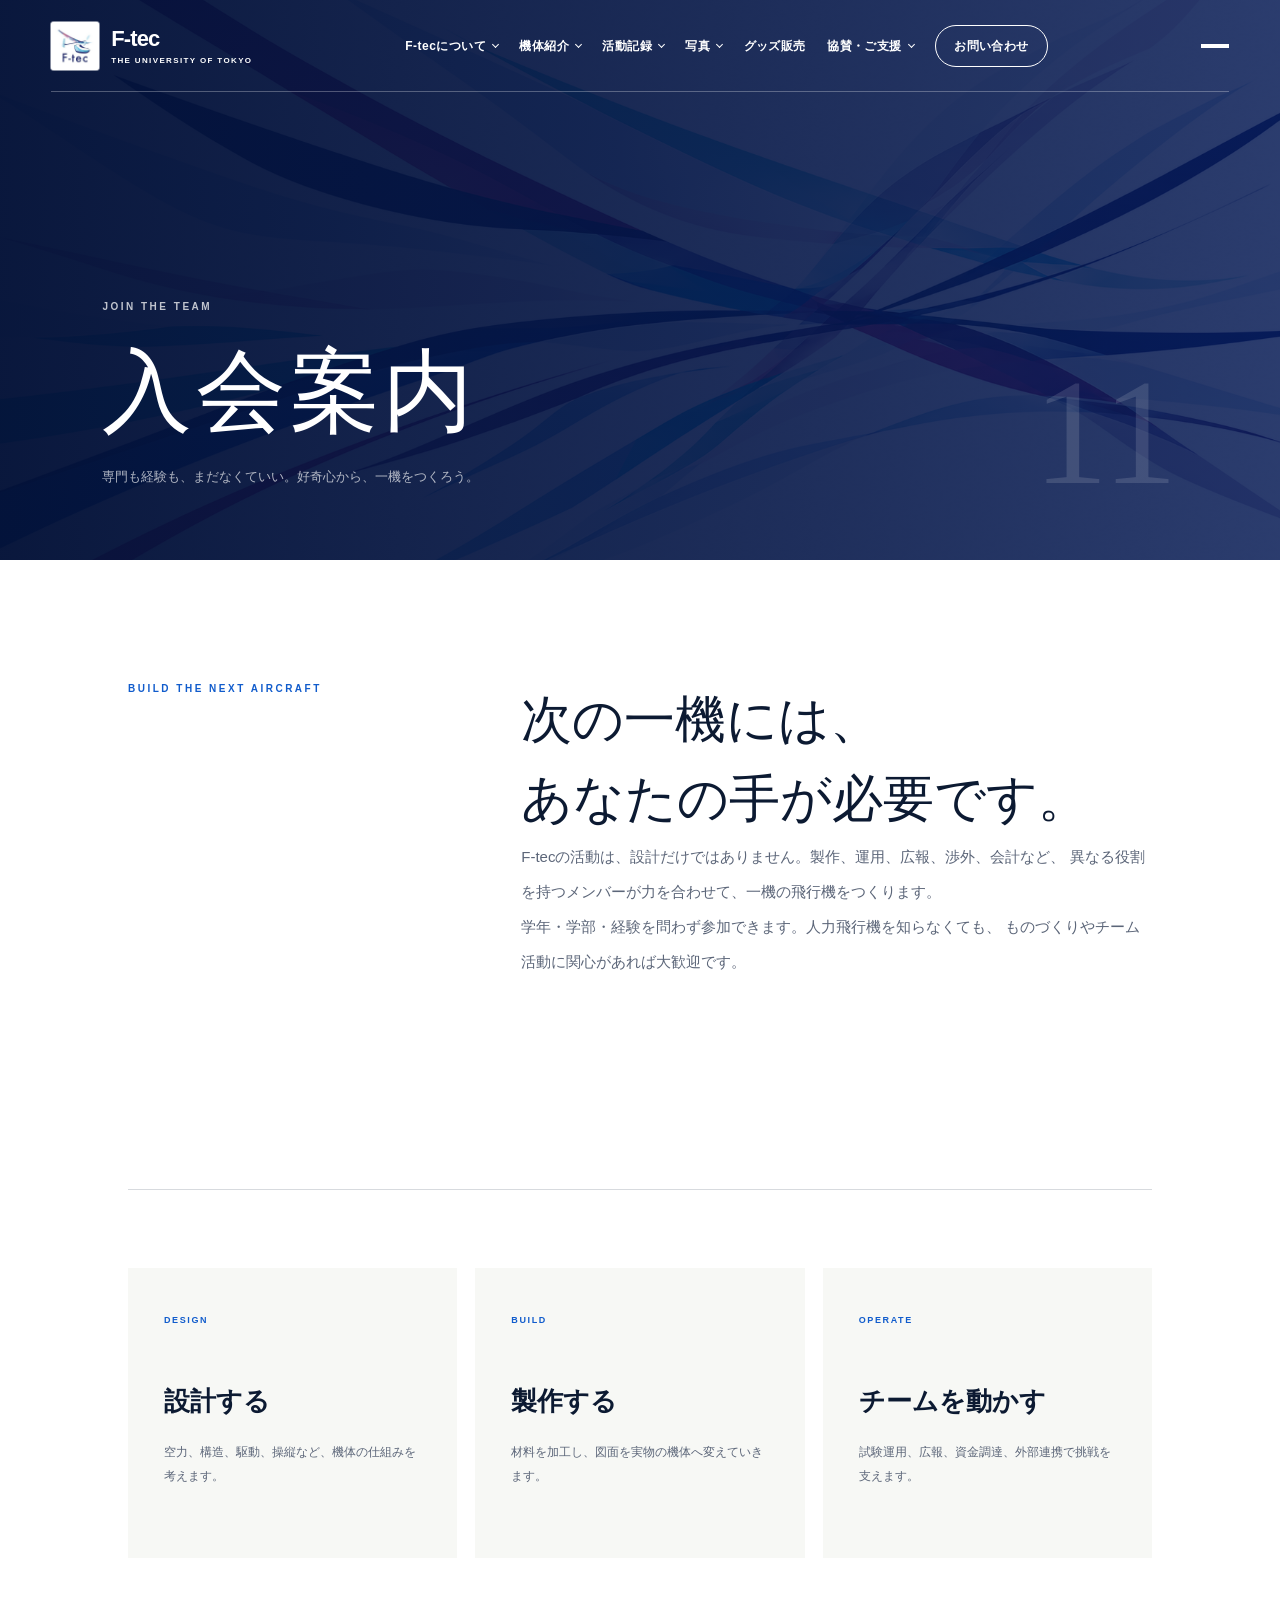
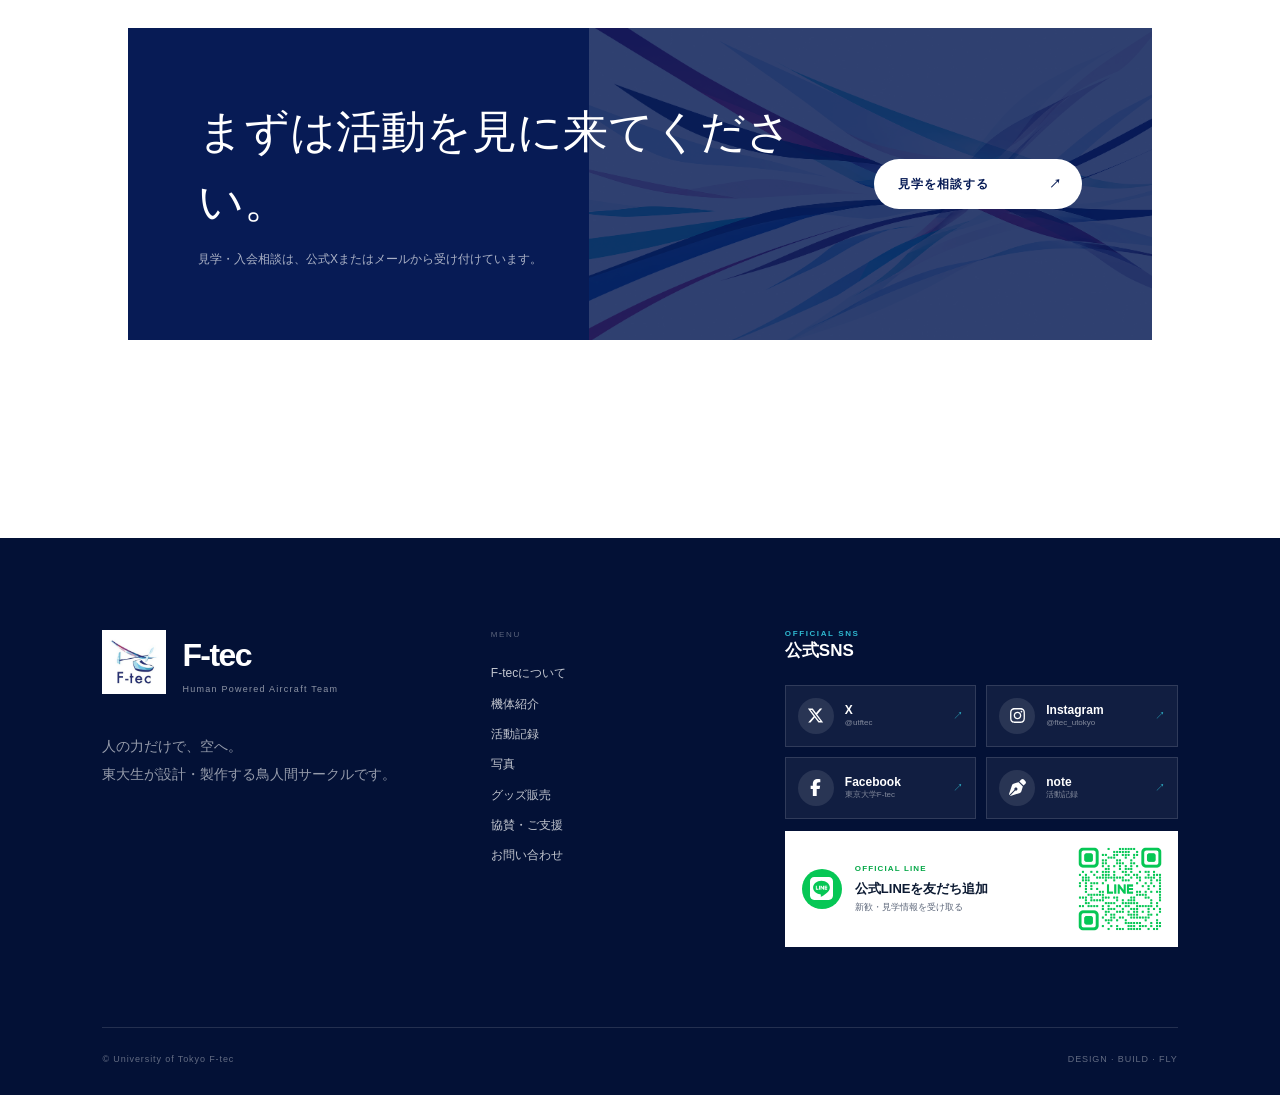
<file: join/index.html>
<!DOCTYPE html>

<html lang="ja">
<head>
<meta charset="utf-8"/>
<meta content="width=device-width, initial-scale=1" name="viewport"/>
<meta content="KdlZljlwu9cl0Le5NKuzPiqqgoqVHouRuHAvvOmVQUE" name="google-site-verification"/>
<title>入会案内｜東京大学鳥人間サークルF-tec</title>
<meta content="東京大学鳥人間サークルF-tecの入会案内です。学年・学部・経験を問わず、人力飛行機の設計、製作、試験運用、広報、渉外、会計などに参加する新しいメンバーを募集しています。" name="description"/>
<meta content="index, follow, max-image-preview:large" name="robots"/>
<meta content="#031136" name="theme-color"/>
<link href="https://universityoftokyoftec.github.io/ftec-official/join/" rel="canonical"/>
<link href="../assets/ftec-logo.jpg" rel="icon" type="image/jpeg"/>
<meta content="ja_JP" property="og:locale"/>
<meta content="website" property="og:type"/>
<meta content="東京大学鳥人間サークルF-tec" property="og:site_name"/>
<meta content="入会案内｜東京大学鳥人間サークルF-tec" property="og:title"/>
<meta content="東京大学鳥人間サークルF-tecの入会案内です。学年・学部・経験を問わず、人力飛行機の設計、製作、試験運用、広報、渉外、会計などに参加する新しいメンバーを募集しています。" property="og:description"/>
<meta content="https://universityoftokyoftec.github.io/ftec-official/join/" property="og:url"/>
<meta content="https://universityoftokyoftec.github.io/ftec-official/assets/seo-media/navigation-join-card.jpg" property="og:image"/>
<meta content="F-tecの機体設計について説明するメンバー" property="og:image:alt"/>
<meta content="summary_large_image" name="twitter:card"/>
<meta content="入会案内｜東京大学鳥人間サークルF-tec" name="twitter:title"/>
<meta content="東京大学鳥人間サークルF-tecの入会案内です。学年・学部・経験を問わず、人力飛行機の設計、製作、試験運用、広報、渉外、会計などに参加する新しいメンバーを募集しています。" name="twitter:description"/>
<meta content="https://universityoftokyoftec.github.io/ftec-official/assets/seo-media/navigation-join-card.jpg" name="twitter:image"/>
<script type="application/ld+json">
  {
    "@context": "https://schema.org",
    "@graph": [
      {
        "@type": "Organization",
        "@id": "https://universityoftokyoftec.github.io/ftec-official/#organization",
        "name": "東京大学鳥人間サークルF-tec",
        "alternateName": [
          "F-tec",
          "東京大学F-tec",
          "東京大学人力飛行機チームF-tec"
        ],
        "url": "https://universityoftokyoftec.github.io/ftec-official/",
        "logo": "https://universityoftokyoftec.github.io/ftec-official/assets/ftec-logo.jpg",
        "email": "university.of.tokyo.ftec@gmail.com",
        "sameAs": [
          "https://x.com/utftec",
          "https://www.instagram.com/ftec_utokyo/",
          "https://www.facebook.com/profile.php?id=61583818448526",
          "https://note.com/utokyo_ftec"
        ]
      },
      {
        "@type": "WebPage",
        "@id": "https://universityoftokyoftec.github.io/ftec-official/join/#webpage",
        "url": "https://universityoftokyoftec.github.io/ftec-official/join/",
        "name": "入会案内｜東京大学鳥人間サークルF-tec",
        "description": "東京大学鳥人間サークルF-tecの入会案内です。学年・学部・経験を問わず、人力飛行機の設計、製作、試験運用、広報、渉外、会計などに参加する新しいメンバーを募集しています。",
        "about": {
          "@id": "https://universityoftokyoftec.github.io/ftec-official/#organization"
        },
        "primaryImageOfPage": {
          "@type": "ImageObject",
          "url": "https://universityoftokyoftec.github.io/ftec-official/assets/seo-media/navigation-join-card.jpg"
        },
        "inLanguage": "ja"
      }
    ]
  }
  </script>
<style>/*! tailwindcss v4.2.1 | MIT License | https://tailwindcss.com */@layer theme{:root,:host{--font-sans:ui-sans-serif,system-ui,sans-serif,"Apple Color Emoji","Segoe UI Emoji","Segoe UI Symbol","Noto Color Emoji";--font-mono:ui-monospace,SFMono-Regular,Menlo,Monaco,Consolas,"Liberation Mono","Courier New",monospace;--spacing:.25rem;--default-font-family:var(--font-sans);--default-mono-font-family:var(--font-mono)}}@layer base{*,:after,:before,::backdrop{box-sizing:border-box;border:0 solid;margin:0;padding:0}::file-selector-button{box-sizing:border-box;border:0 solid;margin:0;padding:0}html,:host{-webkit-text-size-adjust:100%;tab-size:4;line-height:1.5;font-family:var(--default-font-family,ui-sans-serif,system-ui,sans-serif,"Apple Color Emoji","Segoe UI Emoji","Segoe UI Symbol","Noto Color Emoji");font-feature-settings:var(--default-font-feature-settings,normal);font-variation-settings:var(--default-font-variation-settings,normal);-webkit-tap-highlight-color:transparent}a{-webkit-text-decoration:inherit}b{font-weight:bolder}:-moz-focusring{outline:auto}img,svg{vertical-align:middle;display:block}button{font:inherit;font-feature-settings:inherit;font-variation-settings:inherit;letter-spacing:inherit;color:inherit;opacity:1;background-color:#0000;border-radius:0}::file-selector-button{font:inherit;font-feature-settings:inherit;font-variation-settings:inherit;letter-spacing:inherit;color:inherit;opacity:1;background-color:#0000;border-radius:0}::file-selector-button{margin-inline-end:4px}::placeholder{opacity:1}@supports (not ((-webkit-appearance:-apple-pay-button))) or (contain-intrinsic-size:1px){::placeholder{color:currentColor}@supports (color:color-mix(in lab,red,red)){::placeholder{color:color-mix(in oklab,currentcolor 50%,transparent)}}}::-webkit-search-decoration{-webkit-appearance:none}::-webkit-date-and-time-value{min-height:1lh;text-align:inherit}::-webkit-datetime-edit{display:inline-flex}::-webkit-datetime-edit-fields-wrapper{padding:0}::-webkit-datetime-edit{padding-block:0}::-webkit-datetime-edit-year-field{padding-block:0}::-webkit-datetime-edit-month-field{padding-block:0}::-webkit-datetime-edit-day-field{padding-block:0}::-webkit-datetime-edit-hour-field{padding-block:0}::-webkit-datetime-edit-minute-field{padding-block:0}::-webkit-datetime-edit-second-field{padding-block:0}::-webkit-datetime-edit-millisecond-field{padding-block:0}::-webkit-datetime-edit-meridiem-field{padding-block:0}::-webkit-calendar-picker-indicator{line-height:1}:-moz-ui-invalid{box-shadow:none}button{appearance:button}::file-selector-button{appearance:button}::-webkit-inner-spin-button{height:auto}::-webkit-outer-spin-button{height:auto}}@layer components;:root{--navy:#071b55;--deep:#031136;--blue:#115ccc;--cyan:#2fb8cf;--magenta:#bd1e77;--ice:#eef6fb;--paper:#f7f8f5;--ink:#0c1a32;--muted:#5c6679;--line:#0c1a3229;--serif:"Yu Mincho","Hiragino Mincho ProN","Noto Serif JP",serif;--sans:"Helvetica Neue","Hiragino Sans","Yu Gothic","Noto Sans JP",Arial,sans-serif}*{box-sizing:border-box}html{scroll-behavior:smooth}body{background:var(--paper);color:var(--ink);font-family:var(--sans);-webkit-font-smoothing:antialiased;margin:0;line-height:1.7}a{color:inherit;text-decoration:none}img{max-width:100%;display:block}button,a{-webkit-tap-highlight-color:transparent}::selection{background:var(--blue);color:#fff}.site-header{z-index:40;justify-content:space-between;align-items:center;height:92px;padding:0 clamp(24px,4vw,72px);display:flex;position:absolute;top:0;left:0;right:0}.site-header:after{content:"";background:#071b551a;height:1px;position:absolute;bottom:0;left:clamp(24px,4vw,72px);right:clamp(24px,4vw,72px)}.site-header--light{color:#fff}.site-header--light:after{background:#ffffff47}.brand{z-index:51;align-items:center;gap:12px;display:inline-flex;position:relative}.brand-mark{background:#fff;border-radius:3px;width:48px;height:48px;overflow:hidden;box-shadow:0 0 0 1px #ffffff80}.brand-mark img{object-fit:cover;width:100%;height:100%}.brand-copy{flex-direction:column;gap:7px;line-height:1;display:flex}.brand-copy b{letter-spacing:-.04em;font-size:22px;font-weight:700}.brand-copy small{letter-spacing:.17em;font-size:8px;font-weight:600}.desktop-nav{letter-spacing:.04em;align-items:center;gap:clamp(14px,1.65vw,28px);font-size:12px;font-weight:600;display:flex}.nav-group{position:relative}.nav-group__trigger{color:inherit;cursor:pointer;font:inherit;letter-spacing:inherit;background:0 0;border:0;align-items:center;gap:7px;padding:10px 0;display:flex;position:relative}.nav-group__trigger:after{content:"";transform-origin:100%;background:currentColor;width:100%;height:1px;transition:transform .3s;position:absolute;bottom:4px;left:0;transform:scaleX(0)}.nav-group:hover .nav-group__trigger:after,.nav-group:focus-within .nav-group__trigger:after,.nav-group.is-active .nav-group__trigger:after,.nav-group.is-open .nav-group__trigger:after{transform-origin:0;transform:scaleX(1)}.nav-group__caret{border-bottom:1px solid;border-right:1px solid;width:5px;height:5px;margin-top:-3px;transition:transform .22s;transform:rotate(45deg)}.nav-group:hover .nav-group__caret,.nav-group:focus-within .nav-group__caret{transform:translateY(3px) rotate(225deg)}.nav-dropdown{border-top:3px solid var(--cyan);color:var(--ink);opacity:0;pointer-events:none;visibility:hidden;background:#fff;min-width:230px;padding:6px 0;transition:opacity .2s,transform .2s,visibility .2s;position:absolute;top:calc(100% + 16px);left:50%;transform:translate(-50%,-8px);box-shadow:0 18px 45px #0311362e}.nav-dropdown:before{content:"";height:19px;position:absolute;top:-19px;left:0;right:0}.nav-group:hover .nav-dropdown,.nav-group:focus-within .nav-dropdown{opacity:1;pointer-events:auto;visibility:visible;transform:translate(-50%)}.nav-dropdown a{letter-spacing:.02em;border-bottom:1px solid #0c1a3217;justify-content:space-between;align-items:center;padding:13px 18px;font-size:12px;font-weight:500;transition:background .2s,color .2s,padding .2s;display:flex}.nav-dropdown a:last-child{border-bottom:0}.nav-dropdown a:hover,.nav-dropdown a:focus-visible{background:var(--ice);color:var(--blue);padding-left:22px}.nav-dropdown__group{position:relative}.nav-dropdown__submenu-trigger{color:var(--ink);cursor:pointer;font:inherit;letter-spacing:.02em;background:#fff;border:0;border-bottom:1px solid #0c1a3217;justify-content:space-between;align-items:center;width:100%;padding:13px 18px;font-size:12px;font-weight:500;transition:background .2s,color .2s,padding .2s;display:flex}.nav-dropdown__submenu-trigger:hover,.nav-dropdown__submenu-trigger:focus-visible{background:var(--ice);color:var(--blue);padding-left:22px}.nav-subdropdown{border-left:3px solid var(--cyan);opacity:0;pointer-events:none;visibility:hidden;background:#fff;min-width:190px;max-height:min(70vh,640px);padding:6px 0;transition:opacity .2s,transform .2s,visibility .2s;position:absolute;top:-6px;left:calc(100% - 2px);overflow-y:auto;transform:translate(-8px);box-shadow:18px 18px 45px #03113629}.nav-dropdown__group:hover .nav-subdropdown,.nav-dropdown__group:focus-within .nav-subdropdown{opacity:1;pointer-events:auto;visibility:visible;transform:translate(0)}.nav-dropdown a span{color:var(--blue);font-size:11px}.nav-cta{border:1px solid;border-radius:100px;padding:10px 18px;transition:background .25s,color .25s}.nav-cta:hover{color:var(--navy);background:currentColor}.eyebrow{letter-spacing:.25em;margin:0 0 28px;font-size:10px;font-weight:700}.button{letter-spacing:.08em;border-radius:100px;justify-content:space-between;align-items:center;gap:36px;min-width:208px;padding:15px 20px 15px 24px;font-size:12px;font-weight:700;transition:transform .25s,background .25s,color .25s;display:inline-flex}.button:hover{transform:translateY(-3px)}.button--white{color:var(--navy);background:#fff}.button--outline:hover{color:var(--navy);background:#fff}.text-link:hover span{transform:translate(5px)}.scroll-cue i:after{content:"";background:#fff;width:1px;height:28px;animation:1.8s infinite scrollLine;position:absolute;top:-28px;left:0}.eyebrow{color:var(--blue)}.eyebrow--light{color:#ffffffbd}.field-notes figure:after{content:"";pointer-events:none;background:linear-gradient(#0000 65%,#020a1eb3);position:absolute;inset:0}.field-notes figure:hover img.is-active{transform:scale(1.025)}.field-notes__controls button:hover,.field-notes__controls button:focus-visible{background:var(--blue);border-color:#fff;outline:none}.aircraft-feature__visual:after{background:linear-gradient(90deg,transparent 65%,var(--navy));content:"";position:absolute;inset:0}.news-card:hover{background:var(--ice);transform:translateY(-4px)}.news-card:hover .news-card__image img{transform:scale(1.035)}.home-link-card:before,.home-link-card:after{content:"";position:absolute;inset:0}.home-link-card:before{background-position:50%;background-repeat:no-repeat;background-size:cover;transition:transform .8s}.home-link-card:after{transition:opacity .35s}.home-link-card:hover:before{transform:scale(1.08)}.home-link-card:hover:after{opacity:.9}.home-link-card--design:before{background-image:url(../assets/seo-media/navigation-design-card.jpg);background-position:48%}.home-link-card--design:after{background:linear-gradient(90deg,#f3f9fcf7 0%,#f3f9fce0 48%,#f3f9fc94 100%),linear-gradient(#2fb8cf0a,#071b5514)}.home-link-card--join:before{background-image:url(../assets/seo-media/navigation-join-card.jpg);background-position:52% 42%}.home-link-card--join:after{background:linear-gradient(90deg,#031136e6 0%,#071b55ba 58%,#115ccc85 100%),linear-gradient(#115ccc2e,#03113657)}.support-banner:after{content:"";pointer-events:none;background:linear-gradient(90deg,#fff 0% 39%,#ffffffe6 51%,#ffffff14 78%,#0000 100%);position:absolute;inset:0}.site-footer{background:var(--deep);color:#fff;padding:90px clamp(28px,8vw,132px) 28px;position:relative;overflow:hidden}.footer-inner{grid-template-columns:minmax(280px,.95fr) minmax(230px,.62fr) minmax(390px,1.15fr);gap:clamp(42px,5vw,76px);display:grid;position:relative}.footer-brand{align-items:center;gap:16px;display:flex}.footer-brand img{object-fit:cover;width:64px;height:64px}.footer-brand span{flex-direction:column;display:flex}.footer-brand b{letter-spacing:-.05em;font-size:32px}.footer-brand small{color:#ffffff8c;letter-spacing:.14em;font-size:9px}.footer-message{color:#ffffff94;font-family:var(--serif);margin:36px 0 0;font-size:14px;line-height:2}.footer-links{flex-direction:column;gap:10px;display:flex}.footer-links p{color:#ffffff59;letter-spacing:.2em;margin:0 0 12px;font-size:8px}.footer-links a{color:#ffffffc2;font-size:12px}.footer-links a:hover{color:#fff}.footer-social{min-width:0}.footer-social__heading{color:#fff;flex-direction:column;margin:0 0 22px;font-size:17px;font-weight:700;line-height:1.4;display:flex}.footer-social__heading span{color:var(--cyan);letter-spacing:.2em;font-size:8px;font-weight:600}.footer-social__grid{grid-template-columns:repeat(2,minmax(0,1fr));gap:10px;display:grid}.footer-social__link{background:#ffffff0e;border:1px solid #ffffff21;grid-template-columns:36px minmax(0,1fr) auto;align-items:center;gap:11px;min-height:62px;padding:10px 12px;transition:background .22s,border-color .22s,transform .22s;display:grid}.footer-social__link:hover,.footer-social__link:focus-visible{background:#ffffff1c;border-color:#2fb8cfcc;transform:translateY(-2px)}.footer-social__icon{background:#ffffff1a;border-radius:50%;justify-content:center;align-items:center;width:36px;height:36px;font-size:17px;display:flex}.footer-social__link>span:nth-child(2){flex-direction:column;min-width:0;line-height:1.35;display:flex}.footer-social__link b{font-size:12px;font-weight:700}.footer-social__link small{color:#ffffff7a;text-overflow:ellipsis;white-space:nowrap;font-size:8px;overflow:hidden}.footer-social__link i{color:var(--cyan);font-size:10px;font-style:normal}.footer-line{color:var(--ink);background:#fff;justify-content:space-between;align-items:center;min-height:116px;margin-top:12px;padding:12px;transition:transform .22s;display:flex;overflow:hidden}.footer-line:hover,.footer-line:focus-visible{transform:translateY(-2px)}.footer-line__copy{align-items:center;gap:13px;padding-left:5px;display:flex}.footer-line__copy>span:last-child{flex-direction:column;display:flex}.footer-line__icon{color:#fff;background:#06c755;border-radius:50%;flex:0 0 40px;justify-content:center;align-items:center;width:40px;height:40px;font-size:23px;display:flex}.footer-line small{color:#06a848;letter-spacing:.14em;font-size:8px;font-weight:700}.footer-line b{margin-top:2px;font-size:13px}.footer-line em{color:var(--muted);font-size:9px;font-style:normal}.footer-line img{object-fit:contain;background:#fff;flex:0 0 92px;width:92px;height:92px}.footer-bottom{color:#ffffff61;letter-spacing:.1em;border-top:1px solid #ffffff21;justify-content:space-between;align-items:center;margin-top:80px;padding-top:24px;font-size:9px;display:flex;position:relative}.page-hero{background:var(--navy);color:#fff;height:560px;position:relative;overflow:hidden}.page-hero:after{content:"";background:linear-gradient(90deg,#031136eb,#071b558c);position:absolute;inset:0}.page-hero__pattern{opacity:.33;background:url(../assets/seo-media/ftec-ribbon-flow.png)50%/cover no-repeat;position:absolute;inset:0}.page-hero__inner{z-index:2;justify-content:space-between;align-items:flex-end;display:flex;position:absolute;bottom:72px;left:clamp(28px,8vw,132px);right:clamp(28px,8vw,132px)}.page-hero h1{font-family:var(--serif);letter-spacing:.04em;margin:0;font-size:clamp(54px,7vw,100px);font-weight:500;line-height:1.1}.page-hero__lead{color:#ffffffad;margin:24px 0 0;font-size:13px}.page-index{color:#ffffff21;font-family:var(--serif);font-size:150px;line-height:.75}.page-body{background:#fff;padding:120px clamp(28px,10vw,165px)}.page-intro{grid-template-columns:.65fr 1.35fr;gap:7vw;margin-bottom:120px;display:grid}.page-intro h2,.content-section h2{font-family:var(--serif);margin:0;font-size:clamp(34px,4vw,54px);font-weight:500;line-height:1.55}.page-intro__copy{color:var(--muted);font-size:15px;line-height:2.35}.page-intro__copy p:first-child{margin-top:0}.activity-intro__visual:after{content:"";pointer-events:none;background:linear-gradient(90deg,#fff 0%,#fffffff0 5%,#fff0 24% 78%,#fff 100%),linear-gradient(#fff 0%,#fff0 18% 80%,#fff 100%);position:absolute;inset:0}.sponsor-intro__visual:after{content:"";pointer-events:none;background:linear-gradient(90deg,#fff 0%,#ffffffe6 6%,#fff0 27% 78%,#fff 100%),linear-gradient(#fff 0%,#fff0 17% 82%,#fff 100%);position:absolute;inset:0}.sponsor-intro__visual:hover img{filter:saturate(.94) contrast(1.01) brightness(1.04);transform:scale(1.012)}.support-feature__image:after{content:"";pointer-events:none;background:linear-gradient(145deg,#0000 55%,#05204c33);position:absolute;inset:0}.support-feature__image:hover img{filter:saturate(.98) contrast(1.03);transform:scale(1.025)}.content-section{border-top:1px solid var(--line);padding:78px 0}.detail-grid{grid-template-columns:repeat(3,1fr);gap:18px;display:grid}.detail-card{background:var(--paper);min-height:290px;padding:36px;position:relative}.detail-card>span{color:var(--blue);letter-spacing:.18em;font-size:9px;font-weight:700}.detail-card h3{font-family:var(--serif);margin:48px 0 16px;font-size:26px;font-weight:600}.detail-card p{color:var(--muted);font-size:12px;line-height:2}.timeline-item:before{border:3px solid var(--blue);content:"";background:#fff;border-radius:50%;width:15px;height:15px;position:absolute;top:8px;left:-8px}.team-card:after{background:var(--blue);content:"";transform-origin:0;width:100%;height:3px;transition:transform .35s;position:absolute;bottom:0;left:0;transform:scaleX(0)}.team-card:hover:after{transform:scaleX(1)}.team-card__media:before{content:"";mix-blend-mode:multiply;pointer-events:none;z-index:1;background:linear-gradient(135deg,#071b5538,#115ccc0a 62%,#2fb8cf14);position:absolute;inset:0}.team-card__media:after{background:linear-gradient(180deg,var(--paper) 0%,#f7f8f547 12%,transparent 28%,transparent 84%,var(--paper) 100%),linear-gradient(90deg,var(--paper) 0%,transparent 6%,transparent 94%,var(--paper) 100%);content:"";pointer-events:none;z-index:2;position:absolute;inset:0}.team-card:hover .team-card__media img{transform:scale(1.025)}.team-card--featured .team-card__media:after{background:linear-gradient(90deg,var(--deep) 0%,#03113680 14%,transparent 40%),linear-gradient(180deg,var(--deep) 0%,transparent 15%,transparent 85%,var(--deep) 100%)}.teams-collaboration:after{content:"";border:1px solid #ffffff14;border-radius:50%;width:520px;height:520px;position:absolute;top:-240px;right:-120px}.aircraft-year-card:hover{z-index:1;background:#fbfdff;transform:translateY(-3px);box-shadow:0 18px 40px #03113617}.aircraft-year-card__visual:after{content:"";border-top:1px solid #071b552e;width:120%;position:absolute;top:54%;left:-10%;transform:rotate(-7deg)}.note-post-card:hover{background:var(--ice);transform:translateY(-4px)}.note-post-card:hover .note-post-card__image img{transform:scale(1.035)}.social-platform-tabs button:after{background:var(--blue);content:"";height:3px;transition:transform .2s;position:absolute;bottom:-1px;left:12px;right:12px;transform:scaleX(0)}.social-platform-tabs button.is-active:after{transform:scaleX(1)}@keyframes social-panel-in{0%{opacity:0;transform:translateY(8px)}to{opacity:1;transform:translateY(0)}}.post-row:hover{background:var(--ice);padding-left:18px;padding-right:18px}.gallery-item:hover img{transform:scale(1.03)}.join-callout{background:var(--navy);color:#fff;justify-content:space-between;align-items:center;margin-top:70px;padding:70px;display:flex;position:relative;overflow:hidden}.sponsor-card:after{background:linear-gradient(90deg,var(--blue),#7bc8eb);content:"";transform-origin:0;width:calc(100% - 60px);height:3px;transition:transform .24s;position:absolute;bottom:0;left:30px;transform:scaleX(0)}.sponsor-card:hover:after{transform:scaleX(1)}.sponsor-card__icon:after{content:"";border:1px solid #115ccc1f;border-radius:50%;position:absolute;inset:5px}.sponsor-callout:after,.join-callout:after{content:"";opacity:.17;background:url(../assets/seo-media/ftec-ribbon-flow.png)50%/cover no-repeat;position:absolute;inset:0 0 0 45%}.sponsor-callout:after{background:linear-gradient(90deg,var(--navy) 0%,var(--navy) 42%,#071b55eb 54%,#071b5575 78%,#071b5542 100%);opacity:1;pointer-events:none;z-index:1;inset:0}.join-callout>*{z-index:2;position:relative}.join-callout h2{font-family:var(--serif);margin:0 0 12px;font-size:clamp(30px,3.5vw,50px);font-weight:500}.join-callout p{color:#ffffffa8;font-size:12px}.form-control input:focus,.form-control select:focus,.form-control textarea:focus{border-color:var(--blue);box-shadow:0 0 0 3px #115ccc1a}.form-actions .button:disabled{cursor:wait;opacity:.55}@keyframes heroReveal{0%{opacity:0;transform:scale(1.06)}to{opacity:1;transform:scale(1)}}@keyframes riseIn{0%{opacity:0;transform:translateY(24px)}to{opacity:1;transform:translateY(0)}}@keyframes scrollLine{0%{transform:translateY(0)}to{transform:translateY(110px)}}@media (width<=1100px){.footer-inner{grid-template-columns:minmax(280px,1fr) minmax(230px,.72fr)}.footer-social{grid-column:1/-1;max-width:720px}.desktop-nav{display:none}.menu-button{z-index:51;background:0 0;border:0;flex-direction:column;justify-content:center;gap:7px;width:46px;height:46px;padding:10px 0 10px 14px;display:flex;position:relative}.mobile-menu{background:var(--deep);color:#fff;opacity:0;pointer-events:none;z-index:50;transition:opacity .3s,transform .3s;display:block;position:fixed;inset:0;transform:translateY(-18px)}.mobile-menu:after{content:"";opacity:.1;background:url(../assets/seo-media/ftec-ribbon-flow.png)50%/cover no-repeat;position:absolute;inset:0}.aircraft-feature__visual:after{background:linear-gradient(0deg,var(--navy),transparent 40%)}}@media (width<=760px){.sponsor-intro__visual:after{background:linear-gradient(90deg,#fff 0%,#fff0 15% 85%,#fff 100%),linear-gradient(#fff 0%,#fff0 12% 82%,#fff 100%)}.site-header{height:76px;padding:0 20px}.site-header:after{left:20px;right:20px}.brand-mark{width:40px;height:40px}.brand-copy b{font-size:19px}.brand-copy small{font-size:6px}.page-intro{grid-template-columns:1fr;gap:25px}.support-banner:after{background:linear-gradient(#fff 0% 48%,#fffffff2 59%,#ffffff14 82%,#0000 100%)}.site-footer{padding:70px 24px 24px}.footer-inner{grid-template-columns:1fr}.footer-links{gap:20px}.footer-social__grid{grid-template-columns:1fr}.footer-line{max-width:430px}.footer-bottom{flex-direction:column;align-items:flex-start;gap:8px}.page-hero{height:490px}.page-hero__inner{bottom:55px;left:24px;right:24px}.page-hero h1{font-size:50px}.page-index{display:none}.page-body{padding:82px 24px}.page-intro{margin-bottom:80px}.detail-grid{grid-template-columns:1fr}.join-callout{flex-direction:column;align-items:flex-start;gap:28px;padding:44px 26px}.sponsor-callout:after{background:linear-gradient(180deg,var(--navy) 0%,var(--navy) 44%,#071b55eb 58%,#071b5561 84%,#071b5538 100%)}}@media (prefers-reduced-motion:reduce){*,:before,:after{scroll-behavior:auto!important;transition-duration:.01ms!important;animation-duration:.01ms!important;animation-iteration-count:1!important}}</style>
<style>.sf-hidden{display:none!important}</style>
<style id="ftec-static-fixes">
/* GitHub/Vercel移植版で追加した補修スタイル */
.menu-button > span {
  display: block;
  width: 28px;
  height: 1.5px;
  background: currentColor;
  transform-origin: center;
  transition: transform .25s ease, opacity .2s ease;
}
.menu-button.ftec-open > span:nth-child(1) { transform: translateY(8.5px) rotate(45deg); }
.menu-button.ftec-open > span:nth-child(2) { opacity: 0; }
.menu-button.ftec-open > span:nth-child(3) { transform: translateY(-8.5px) rotate(-45deg); }
.mobile-menu.ftec-open { opacity: 1; pointer-events: auto; transform: translateY(0); }
.mobile-menu::after { pointer-events: none; }
body.ftec-menu-open { overflow: hidden; }
.ftec-mobile-inner {
  position: relative;
  z-index: 1;
  min-height: 100%;
  padding: 104px clamp(22px, 7vw, 52px) 52px;
  overflow-y: auto;
}
.ftec-mobile-kicker {
  margin: 0 0 30px;
  color: var(--cyan, #40d9ff);
  font-size: 10px;
  font-weight: 700;
  letter-spacing: .22em;
}
.ftec-mobile-nav { border-top: 1px solid rgba(255,255,255,.22); }
.ftec-mobile-section { border-bottom: 1px solid rgba(255,255,255,.18); }
.ftec-mobile-summary {
  list-style: none;
  cursor: pointer;
  display: flex;
  justify-content: space-between;
  align-items: center;
  padding: 18px 0;
  font-size: clamp(18px, 5vw, 25px);
  font-weight: 600;
  letter-spacing: .02em;
}
.ftec-mobile-summary::-webkit-details-marker { display: none; }
.ftec-mobile-summary::after { content: '+'; font-size: 25px; font-weight: 300; transition: transform .2s ease; }
.ftec-mobile-section[open] .ftec-mobile-summary::after { transform: rotate(45deg); }
.ftec-mobile-links { display: grid; gap: 1px; padding: 0 0 16px 12px; }
.ftec-mobile-links a {
  display: flex;
  justify-content: space-between;
  gap: 20px;
  padding: 10px 0;
  color: rgba(255,255,255,.78);
  font-size: 13px;
  letter-spacing: .04em;
}
.ftec-mobile-links a::after { content: '→'; color: var(--cyan, #40d9ff); }
.ftec-mobile-links a[target='_blank']::after { content: '↗'; }
.ftec-mobile-contact {
  display: flex;
  justify-content: space-between;
  align-items: center;
  margin-top: 24px;
  padding: 17px 18px;
  background: var(--cyan, #40d9ff);
  color: var(--deep, #031136);
  font-weight: 700;
  letter-spacing: .04em;
}
.ftec-mobile-contact::after { content: '→'; }
@media (width > 1100px) {
  .mobile-menu { display: none !important; }
}
/* SingleFile保存時に固定された表示状態を自然に戻す */
.field-notes__slides img { transition: opacity .35s ease; }
/* 問い合わせ送信時の補助表示 */
.ftec-form-note {
  margin-top: 12px;
  font-size: 12px;
  line-height: 1.7;
  color: #526078;
}
</style>
</head>
<body>
<main><section class="page-hero"><header class="site-header site-header--light"><a aria-label="F-tec トップページ" class="brand" href="../"><span class="brand-mark"><img alt="F-tecロゴ" src="../assets/ftec-logo.jpg"/></span><span class="brand-copy"><b>F-tec</b><small>THE UNIVERSITY OF TOKYO</small></span></a><nav aria-label="メインナビゲーション" class="desktop-nav"><div class="nav-group"><button aria-expanded="false" aria-haspopup="true" class="nav-group__trigger" type="button">F-tecについて<span aria-hidden="true" class="nav-group__caret"></span></button><div class="nav-dropdown"><a href="../about/">F-tecとは<span aria-hidden="true">→</span></a><a href="../about/#history">活動の歩み<span aria-hidden="true">→</span></a><a href="../about/teams/">班紹介<span aria-hidden="true">→</span></a><a href="./">入会案内<span aria-hidden="true">→</span></a></div></div><div class="nav-group"><button aria-expanded="false" aria-haspopup="true" class="nav-group__trigger" type="button">機体紹介<span aria-hidden="true" class="nav-group__caret"></span></button><div class="nav-dropdown"><a href="../aircraft/tansei-zero/">たんせい零號<span aria-hidden="true">→</span></a><div class="nav-dropdown__group"><button aria-expanded="false" class="nav-dropdown__submenu-trigger" type="button">過年度機体<span aria-hidden="true">→</span></button><div class="nav-subdropdown"><a href="../aircraft/archive/#aircraft-2014">2014年度機<span aria-hidden="true">→</span></a><a href="../aircraft/archive/#aircraft-2013">2013年度機<span aria-hidden="true">→</span></a><a href="../aircraft/archive/#aircraft-2012">2012年度機<span aria-hidden="true">→</span></a><a href="../aircraft/archive/#aircraft-2011">2011年度機<span aria-hidden="true">→</span></a><a href="../aircraft/archive/#aircraft-2010">2010年度機<span aria-hidden="true">→</span></a><a href="../aircraft/archive/#aircraft-2009">2009年度機<span aria-hidden="true">→</span></a><a href="../aircraft/archive/#aircraft-2008">2008年度機<span aria-hidden="true">→</span></a><a href="../aircraft/archive/#aircraft-2007">2007年度機<span aria-hidden="true">→</span></a><a href="../aircraft/archive/#aircraft-2006">2006年度機<span aria-hidden="true">→</span></a><a href="../aircraft/archive/#aircraft-2005">2005年度機<span aria-hidden="true">→</span></a><a href="../aircraft/archive/#aircraft-2004">2004年度機<span aria-hidden="true">→</span></a><a href="../aircraft/archive/#aircraft-2003">2003年度機<span aria-hidden="true">→</span></a><a href="../aircraft/archive/#aircraft-2002">2002年度機<span aria-hidden="true">→</span></a><a href="../aircraft/archive/#aircraft-2001">2001年度機<span aria-hidden="true">→</span></a><a href="../aircraft/archive/#aircraft-2000">2000年度機<span aria-hidden="true">→</span></a><a href="../aircraft/archive/#aircraft-1999">1999年度機<span aria-hidden="true">→</span></a><a href="../aircraft/archive/#aircraft-1998">1998年度機<span aria-hidden="true">→</span></a><a href="../aircraft/archive/#aircraft-1997">1997年度機<span aria-hidden="true">→</span></a><a href="../aircraft/archive/#aircraft-1996">1996年度機<span aria-hidden="true">→</span></a></div></div></div></div><div class="nav-group"><button aria-expanded="false" aria-haspopup="true" class="nav-group__trigger" type="button">活動記録<span aria-hidden="true" class="nav-group__caret"></span></button><div class="nav-dropdown"><a href="../activity/#latest">最新の活動記録<span aria-hidden="true">→</span></a><a href="https://note.com/utokyo_ftec" rel="noopener noreferrer" target="_blank">F-tec公式note<span aria-hidden="true">↗</span></a><div class="nav-dropdown__group"><button aria-expanded="false" class="nav-dropdown__submenu-trigger" type="button">SNS<span aria-hidden="true">→</span></button><div class="nav-subdropdown"><a href="https://x.com/utftec" rel="noopener noreferrer" target="_blank">X<span aria-hidden="true">↗</span></a><a href="https://www.instagram.com/ftec_utokyo/" rel="noopener noreferrer" target="_blank">Instagram<span aria-hidden="true">↗</span></a><a href="https://www.facebook.com/profile.php?id=61583818448526" rel="noopener noreferrer" target="_blank">Facebook<span aria-hidden="true">↗</span></a></div></div></div></div><div class="nav-group"><button aria-expanded="false" aria-haspopup="true" class="nav-group__trigger" type="button">写真<span aria-hidden="true" class="nav-group__caret"></span></button><div class="nav-dropdown"><a href="../gallery/production/">TFの風景<span aria-hidden="true">→</span></a><a href="../gallery/workshop/">作業場の風景<span aria-hidden="true">→</span></a></div></div><a class="nav-direct-link" href="../goods/">グッズ販売</a><div class="nav-group"><button aria-expanded="false" aria-haspopup="true" class="nav-group__trigger" type="button">協賛・ご支援<span aria-hidden="true" class="nav-group__caret"></span></button><div class="nav-dropdown"><a href="../sponsors/#donation">寄付<span aria-hidden="true">→</span></a><a href="../sponsors/#crowdfunding">クラウドファンディング<span aria-hidden="true">→</span></a><a href="../sponsors/#partners">協賛企業一覧<span aria-hidden="true">→</span></a><a href="../sponsors/#support">協賛について<span aria-hidden="true">→</span></a></div></div><a class="nav-cta" href="../contact/">お問い合わせ</a></nav><button aria-expanded="false" aria-label="メニューを開く" class="menu-button" type="button"></button><div class="mobile-menu"></div></header><div aria-hidden="true" class="page-hero__pattern"></div><div class="page-hero__inner"><div><p class="eyebrow eyebrow--light">JOIN THE TEAM<h1>入会案内</h1><p class="page-hero__lead">専門も経験も、まだなくていい。好奇心から、一機をつくろう。</p></p></div><span class="page-index">11</span></div></section><div class="page-body"><section class="page-intro"><p class="eyebrow">BUILD THE NEXT AIRCRAFT<div><h2>次の一機には、<br/>あなたの手が必要です。</h2><div class="page-intro__copy"><p>F-tecの活動は、設計だけではありません。製作、運用、広報、渉外、会計など、 異なる役割を持つメンバーが力を合わせて、一機の飛行機をつくります。<p>学年・学部・経験を問わず参加できます。人力飛行機を知らなくても、 ものづくりやチーム活動に関心があれば大歓迎です。</p></p></div></div></p></section><section class="content-section"><div class="detail-grid"><article class="detail-card"><span>DESIGN</span><h3>設計する</h3><p>空力、構造、駆動、操縦など、機体の仕組みを考えます。</p></article><article class="detail-card"><span>BUILD</span><h3>製作する</h3><p>材料を加工し、図面を実物の機体へ変えていきます。</p></article><article class="detail-card"><span>OPERATE</span><h3>チームを動かす</h3><p>試験運用、広報、資金調達、外部連携で挑戦を支えます。</p></article></div><div class="join-callout"><div><h2>まずは活動を見に来てください。</h2><p>見学・入会相談は、公式Xまたはメールから受け付けています。</p></div><a class="button button--white" href="../contact/">見学を相談する <span>↗</span></a></div></section></div></main><footer class="site-footer"><div class="footer-inner"><div><a class="footer-brand" href="../"><img alt="F-tecロゴ" src="../assets/ftec-logo.jpg"/><span><b>F-tec</b><small>Human Powered Aircraft Team</small></span></a><p class="footer-message">人の力だけで、空へ。<br/>東大生が設計・製作する鳥人間サークルです。</p></div><nav aria-label="フッターナビゲーション" class="footer-links"><p>MENU</p><a href="../about/">F-tecについて</a><a href="../aircraft/tansei-zero/">機体紹介</a><a href="../activity/">活動記録</a><a href="../gallery/production/">写真</a><a href="../goods/">グッズ販売</a><a href="../sponsors/">協賛・ご支援</a><a href="../contact/">お問い合わせ</a></nav><div class="footer-social"><p class="footer-social__heading"><span>OFFICIAL SNS</span>公式SNS<div class="footer-social__grid"><a aria-label="F-tec公式Xを開く" class="footer-social__link" href="https://x.com/utftec" rel="noopener noreferrer" target="_blank"><span aria-hidden="true" class="footer-social__icon"><svg fill="currentColor" height="1em" stroke="currentColor" stroke-width="0" viewbox="0 0 512 512" width="1em" xmlns="http://www.w3.org/2000/svg"><path d="M389.2 48h70.6L305.6 224.2 487 464H345L233.7 318.6 106.5 464H35.8L200.7 275.5 26.8 48H172.4L272.9 180.9 389.2 48zM364.4 421.8h39.1L151.1 88h-42L364.4 421.8z"></path></svg></span><span><b>X</b><small>@utftec</small></span><i aria-hidden="true">↗</i></a><a aria-label="F-tec公式Instagramを開く" class="footer-social__link" href="https://www.instagram.com/ftec_utokyo/" rel="noopener noreferrer" target="_blank"><span aria-hidden="true" class="footer-social__icon"><svg fill="currentColor" height="1em" stroke="currentColor" stroke-width="0" viewbox="0 0 448 512" width="1em" xmlns="http://www.w3.org/2000/svg"><path d="M224.1 141c-63.6 0-114.9 51.3-114.9 114.9s51.3 114.9 114.9 114.9S339 319.5 339 255.9 287.7 141 224.1 141zm0 189.6c-41.1 0-74.7-33.5-74.7-74.7s33.5-74.7 74.7-74.7 74.7 33.5 74.7 74.7-33.6 74.7-74.7 74.7zm146.4-194.3c0 14.9-12 26.8-26.8 26.8-14.9 0-26.8-12-26.8-26.8s12-26.8 26.8-26.8 26.8 12 26.8 26.8zm76.1 27.2c-1.7-35.9-9.9-67.7-36.2-93.9-26.2-26.2-58-34.4-93.9-36.2-37-2.1-147.9-2.1-184.9 0-35.8 1.7-67.6 9.9-93.9 36.1s-34.4 58-36.2 93.9c-2.1 37-2.1 147.9 0 184.9 1.7 35.9 9.9 67.7 36.2 93.9s58 34.4 93.9 36.2c37 2.1 147.9 2.1 184.9 0 35.9-1.7 67.7-9.9 93.9-36.2 26.2-26.2 34.4-58 36.2-93.9 2.1-37 2.1-147.8 0-184.8zM398.8 388c-7.8 19.6-22.9 34.7-42.6 42.6-29.5 11.7-99.5 9-132.1 9s-102.7 2.6-132.1-9c-19.6-7.8-34.7-22.9-42.6-42.6-11.7-29.5-9-99.5-9-132.1s-2.6-102.7 9-132.1c7.8-19.6 22.9-34.7 42.6-42.6 29.5-11.7 99.5-9 132.1-9s102.7-2.6 132.1 9c19.6 7.8 34.7 22.9 42.6 42.6 11.7 29.5 9 99.5 9 132.1s2.7 102.7-9 132.1z"></path></svg></span><span><b>Instagram</b><small>@ftec_utokyo</small></span><i aria-hidden="true">↗</i></a><a aria-label="F-tec公式Facebookを開く" class="footer-social__link" href="https://www.facebook.com/profile.php?id=61583818448526" rel="noopener noreferrer" target="_blank"><span aria-hidden="true" class="footer-social__icon"><svg fill="currentColor" height="1em" stroke="currentColor" stroke-width="0" viewbox="0 0 320 512" width="1em" xmlns="http://www.w3.org/2000/svg"><path d="M80 299.3V512H196V299.3h86.5l18-97.8H196V166.9c0-51.7 20.3-71.5 72.7-71.5c16.3 0 29.4 .4 37 1.2V7.9C291.4 4 256.4 0 236.2 0C129.3 0 80 50.5 80 159.4v42.1H14v97.8H80z"></path></svg></span><span><b>Facebook</b><small>東京大学F-tec</small></span><i aria-hidden="true">↗</i></a><a aria-label="F-tec公式noteを開く" class="footer-social__link" href="https://note.com/utokyo_ftec" rel="noopener noreferrer" target="_blank"><span aria-hidden="true" class="footer-social__icon"><svg fill="currentColor" height="1em" stroke="currentColor" stroke-width="0" viewbox="0 0 512 512" width="1em" xmlns="http://www.w3.org/2000/svg"><path d="M368.4 18.3L312.7 74.1 437.9 199.3l55.7-55.7c21.9-21.9 21.9-57.3 0-79.2L447.6 18.3c-21.9-21.9-57.3-21.9-79.2 0zM288 94.6l-9.2 2.8L134.7 140.6c-19.9 6-35.7 21.2-42.3 41L3.8 445.8c-3.8 11.3-1 23.9 7.3 32.4L164.7 324.7c-3-6.3-4.7-13.3-4.7-20.7c0-26.5 21.5-48 48-48s48 21.5 48 48s-21.5 48-48 48c-7.4 0-14.4-1.7-20.7-4.7L33.7 500.9c8.6 8.3 21.1 11.2 32.4 7.3l264.3-88.6c19.7-6.6 35-22.4 41-42.3l43.2-144.1 2.7-9.2L288 94.6z"></path></svg></span><span><b>note</b><small>活動記録</small></span><i aria-hidden="true">↗</i></a></div><a aria-label="F-tec公式LINEを友だち追加する" class="footer-line" href="https://line.me/R/ti/p/@669fjvcz" rel="noopener noreferrer" target="_blank"><span class="footer-line__copy"><span aria-hidden="true" class="footer-line__icon"><svg fill="currentColor" height="1em" stroke="currentColor" stroke-width="0" viewbox="0 0 512 512" width="1em" xmlns="http://www.w3.org/2000/svg"><path d="M311 196.8v81.3c0 2.1-1.6 3.7-3.7 3.7h-13c-1.3 0-2.4-.7-3-1.5l-37.3-50.3v48.2c0 2.1-1.6 3.7-3.7 3.7h-13c-2.1 0-3.7-1.6-3.7-3.7V196.9c0-2.1 1.6-3.7 3.7-3.7h12.9c1.1 0 2.4 .6 3 1.6l37.3 50.3V196.9c0-2.1 1.6-3.7 3.7-3.7h13c2.1-.1 3.8 1.6 3.8 3.5zm-93.7-3.7h-13c-2.1 0-3.7 1.6-3.7 3.7v81.3c0 2.1 1.6 3.7 3.7 3.7h13c2.1 0 3.7-1.6 3.7-3.7V196.8c0-1.9-1.6-3.7-3.7-3.7zm-31.4 68.1H150.3V196.8c0-2.1-1.6-3.7-3.7-3.7h-13c-2.1 0-3.7 1.6-3.7 3.7v81.3c0 1 .3 1.8 1 2.5c.7 .6 1.5 1 2.5 1h52.2c2.1 0 3.7-1.6 3.7-3.7v-13c0-1.9-1.6-3.7-3.5-3.7zm193.7-68.1H327.3c-1.9 0-3.7 1.6-3.7 3.7v81.3c0 1.9 1.6 3.7 3.7 3.7h52.2c2.1 0 3.7-1.6 3.7-3.7V265c0-2.1-1.6-3.7-3.7-3.7H344V247.7h35.5c2.1 0 3.7-1.6 3.7-3.7V230.9c0-2.1-1.6-3.7-3.7-3.7H344V213.5h35.5c2.1 0 3.7-1.6 3.7-3.7v-13c-.1-1.9-1.7-3.7-3.7-3.7zM512 93.4V419.4c-.1 51.2-42.1 92.7-93.4 92.6H92.6C41.4 511.9-.1 469.8 0 418.6V92.6C.1 41.4 42.2-.1 93.4 0H419.4c51.2 .1 92.7 42.1 92.6 93.4zM441.6 233.5c0-83.4-83.7-151.3-186.4-151.3s-186.4 67.9-186.4 151.3c0 74.7 66.3 137.4 155.9 149.3c21.8 4.7 19.3 12.7 14.4 42.1c-.8 4.7-3.8 18.4 16.1 10.1s107.3-63.2 146.5-108.2c27-29.7 39.9-59.8 39.9-93.1z"></path></svg></span><span><small>OFFICIAL LINE</small><b>公式LINEを友だち追加</b><em>新歓・見学情報を受け取る</em></span></span><img alt="F-tec公式LINEの友だち追加QRコード" src="../assets/line-qr.png"/></a></p></div></div><div class="footer-bottom"><span>© University of Tokyo F-tec</span><span>DESIGN · BUILD · FLY</span></div></footer><script id="ftec-static-runtime">
(() => {
  const header = document.querySelector('.site-header');
  const menuButton = header?.querySelector('.menu-button');
  const mobileMenu = header?.querySelector('.mobile-menu');
  const desktopNav = header?.querySelector('.desktop-nav');

  // 保存時に消えたハンバーガーの線を復元
  if (menuButton && !menuButton.children.length) {
    menuButton.innerHTML = '<span></span><span></span><span></span>';
  }

  // デスクトップナビを基にスマホメニューを再生成
  if (mobileMenu && desktopNav) {
    const inner = document.createElement('div');
    inner.className = 'ftec-mobile-inner';
    inner.innerHTML = '<p class="ftec-mobile-kicker">NAVIGATION</p>';
    const nav = document.createElement('nav');
    nav.className = 'ftec-mobile-nav';
    nav.setAttribute('aria-label', 'スマートフォン用メニュー');

    desktopNav.querySelectorAll(':scope > .nav-group, :scope > .nav-direct-link').forEach((item) => {
      if (item.matches('.nav-direct-link')) {
        const direct = item.cloneNode(true);
        direct.className = 'ftec-mobile-direct' + (item.classList.contains('is-active') ? ' is-active' : '');
        nav.appendChild(direct);
        return;
      }

      const group = item;
      const trigger = group.querySelector(':scope > .nav-group__trigger');
      const dropdown = group.querySelector(':scope > .nav-dropdown');
      if (!trigger || !dropdown) return;
      const details = document.createElement('details');
      details.className = 'ftec-mobile-section';
      const summary = document.createElement('summary');
      summary.className = 'ftec-mobile-summary';
      summary.textContent = trigger.childNodes[0]?.textContent?.trim() || trigger.textContent.trim();
      const links = document.createElement('div');
      links.className = 'ftec-mobile-links';

      // 直下のリンク
      dropdown.querySelectorAll(':scope > a').forEach((a) => links.appendChild(a.cloneNode(true)));

      // サブメニュー。過年度機体は一覧への1リンクにまとめ、SNSは各リンクを残す
      dropdown.querySelectorAll(':scope > .nav-dropdown__group').forEach((subgroup) => {
        const subTrigger = subgroup.querySelector(':scope > .nav-dropdown__submenu-trigger');
        const subLinks = [...subgroup.querySelectorAll(':scope > .nav-subdropdown a')];
        const label = subTrigger?.childNodes[0]?.textContent?.trim() || '';
        if (!subLinks.length) return;
        if (label.includes('過年度機体')) {
          const a = subLinks[0].cloneNode(true);
          a.href = a.href.split('#')[0];
          a.textContent = '過年度機体一覧';
          links.appendChild(a);
        } else {
          subLinks.forEach((a) => links.appendChild(a.cloneNode(true)));
        }
      });

      details.append(summary, links);
      nav.appendChild(details);
    });

    const contact = desktopNav.querySelector(':scope > .nav-cta');
    if (contact) {
      const c = contact.cloneNode(true);
      c.className = 'ftec-mobile-contact';
      nav.appendChild(c);
    }
    inner.appendChild(nav);
    mobileMenu.replaceChildren(inner);
  }

  const closeMenu = () => {
    menuButton?.classList.remove('ftec-open');
    mobileMenu?.classList.remove('ftec-open');
    document.body.classList.remove('ftec-menu-open');
    menuButton?.setAttribute('aria-expanded', 'false');
    menuButton?.setAttribute('aria-label', 'メニューを開く');
  };
  const openMenu = () => {
    menuButton?.classList.add('ftec-open');
    mobileMenu?.classList.add('ftec-open');
    document.body.classList.add('ftec-menu-open');
    menuButton?.setAttribute('aria-expanded', 'true');
    menuButton?.setAttribute('aria-label', 'メニューを閉じる');
  };
  menuButton?.addEventListener('click', () => {
    menuButton.classList.contains('ftec-open') ? closeMenu() : openMenu();
  });
  mobileMenu?.addEventListener('click', (e) => {
    if (e.target.closest('a')) closeMenu();
  });
  window.addEventListener('resize', () => { if (window.innerWidth > 1100) closeMenu(); });
  document.addEventListener('keydown', (e) => { if (e.key === 'Escape') closeMenu(); });

  // タッチ端末でもデスクトップのプルダウンをクリック操作できるようにする
  document.querySelectorAll('.nav-group__trigger').forEach((button) => {
    button.addEventListener('click', (e) => {
      e.stopPropagation();
      const group = button.closest('.nav-group');
      const opening = !group.classList.contains('is-open');
      document.querySelectorAll('.nav-group.is-open').forEach((g) => {
        g.classList.remove('is-open');
        g.querySelector('.nav-group__trigger')?.setAttribute('aria-expanded', 'false');
      });
      if (opening) {
        group.classList.add('is-open');
        button.setAttribute('aria-expanded', 'true');
      }
    });
  });
  document.addEventListener('click', () => {
    document.querySelectorAll('.nav-group.is-open').forEach((g) => {
      g.classList.remove('is-open');
      g.querySelector('.nav-group__trigger')?.setAttribute('aria-expanded', 'false');
    });
  });

  // ホームの写真カルーセルを復元
  document.querySelectorAll('.field-notes__carousel').forEach((carousel) => {
    const slides = [...carousel.querySelectorAll('.field-notes__slides img')];
    if (slides.length < 2) return;
    const prev = carousel.querySelector('[aria-label="前の写真"]');
    const next = carousel.querySelector('[aria-label="次の写真"]');
    const counter = carousel.querySelector('.field-notes__controls span');
    let index = Math.max(0, slides.findIndex((img) => img.classList.contains('is-active')));
    const show = (n) => {
      index = (n + slides.length) % slides.length;
      slides.forEach((img, i) => {
        img.classList.toggle('is-active', i === index);
        img.setAttribute('aria-hidden', i === index ? 'false' : 'true');
      });
      if (counter) counter.textContent = `${index + 1} / ${slides.length}`;
    };
    prev?.addEventListener('click', () => show(index - 1));
    next?.addEventListener('click', () => show(index + 1));
    show(index);
  });

  // 問い合わせフォーム：専用サーバーなしでもメールアプリから送れるようにする
  const form = document.querySelector('.contact-form');
  if (form) {
    const message = form.querySelector('#message');
    const count = form.querySelector('.character-count');
    const updateCount = () => { if (message && count) count.textContent = `${message.value.length.toLocaleString()} / 3,000`; };
    message?.addEventListener('input', updateCount);
    updateCount();

    const consent = form.querySelector('.privacy-consent input[type="checkbox"]');
    consent?.setAttribute('required', '');
    const submitArea = form.querySelector('.form-submit');
    if (submitArea && !submitArea.querySelector('.ftec-form-note')) {
      const note = document.createElement('p');
      note.className = 'ftec-form-note';
      note.textContent = '送信ボタンを押すと、お使いのメールアプリが開きます。';
      submitArea.appendChild(note);
    }

    form.addEventListener('submit', (e) => {
      e.preventDefault();
      if (!form.reportValidity()) return;
      if (form.querySelector('#website')?.value) return;
      const val = (id) => form.querySelector(id)?.value?.trim() || '未入力';
      const category = val('#category');
      const subject = val('#subject');
      const body = [
        'F-tec公式サイトのお問い合わせフォームから送信します。',
        '',
        `お問い合わせ種別：${category}`,
        `お名前：${val('#name')}`,
        `ご所属：${val('#organization')}`,
        `メールアドレス：${val('#email')}`,
        `電話番号：${val('#phone')}`,
        '',
        'お問い合わせ内容：',
        val('#message')
      ].join('\n');
      const ok = window.confirm('入力内容をメールアプリに引き継ぎます。よろしいですか？');
      if (!ok) return;
      location.href = `mailto:university.of.tokyo.ftec@gmail.com?subject=${encodeURIComponent(`[Webお問い合わせ] ${subject}`)}&body=${encodeURIComponent(body)}`;
    });
  }
})();
</script>
</body>
</html>
</file>
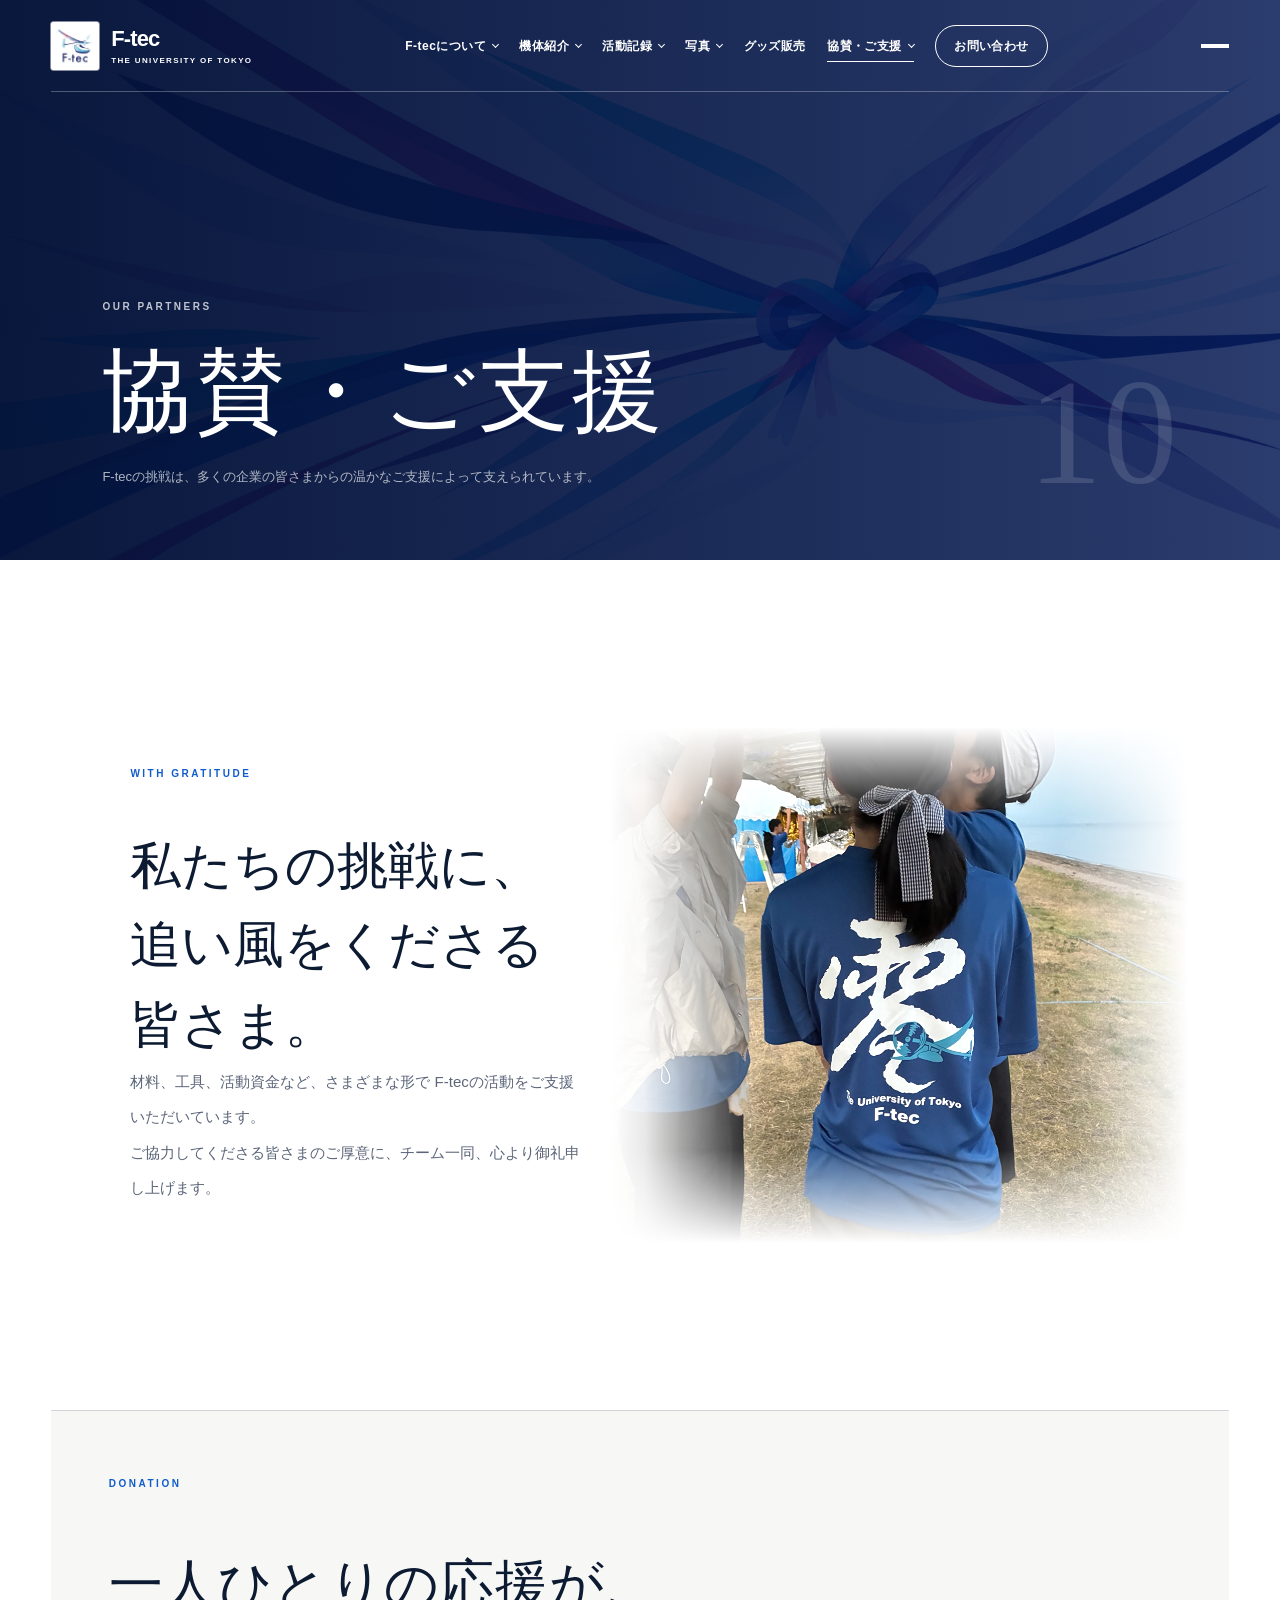
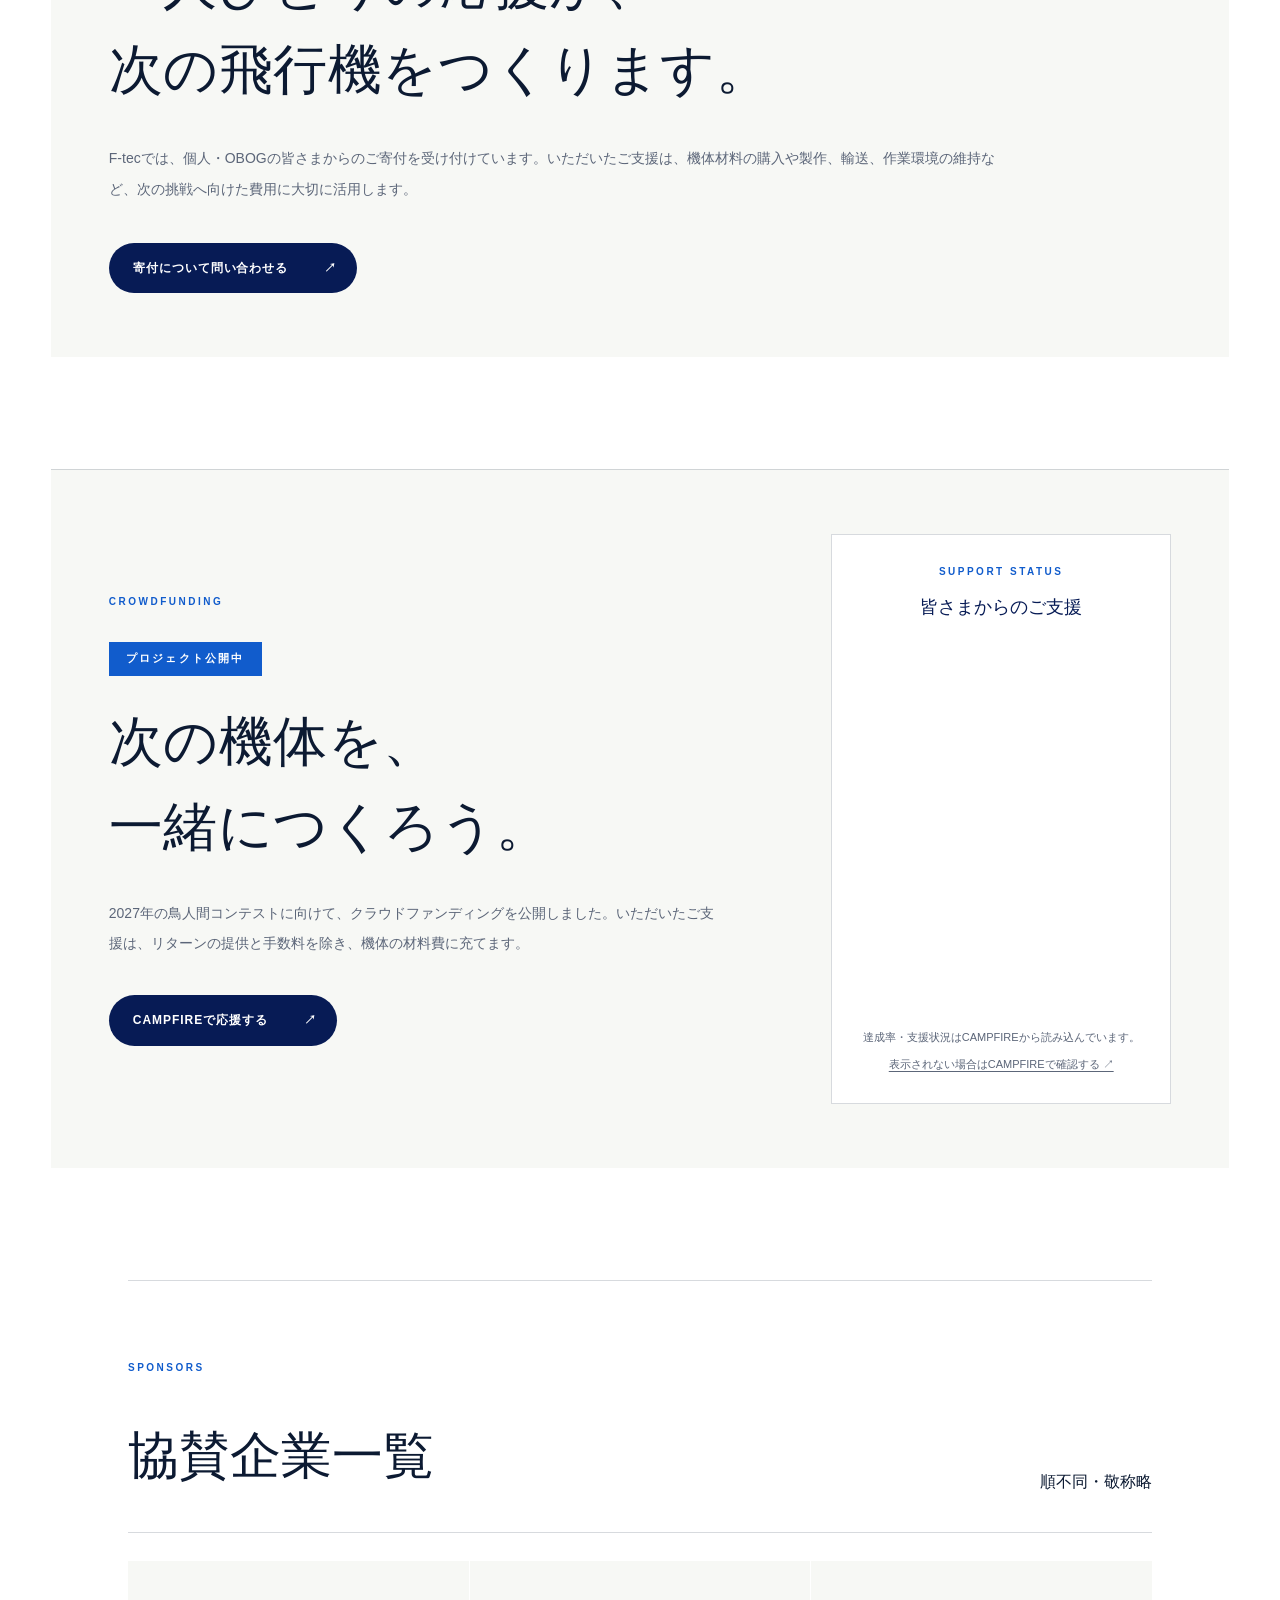
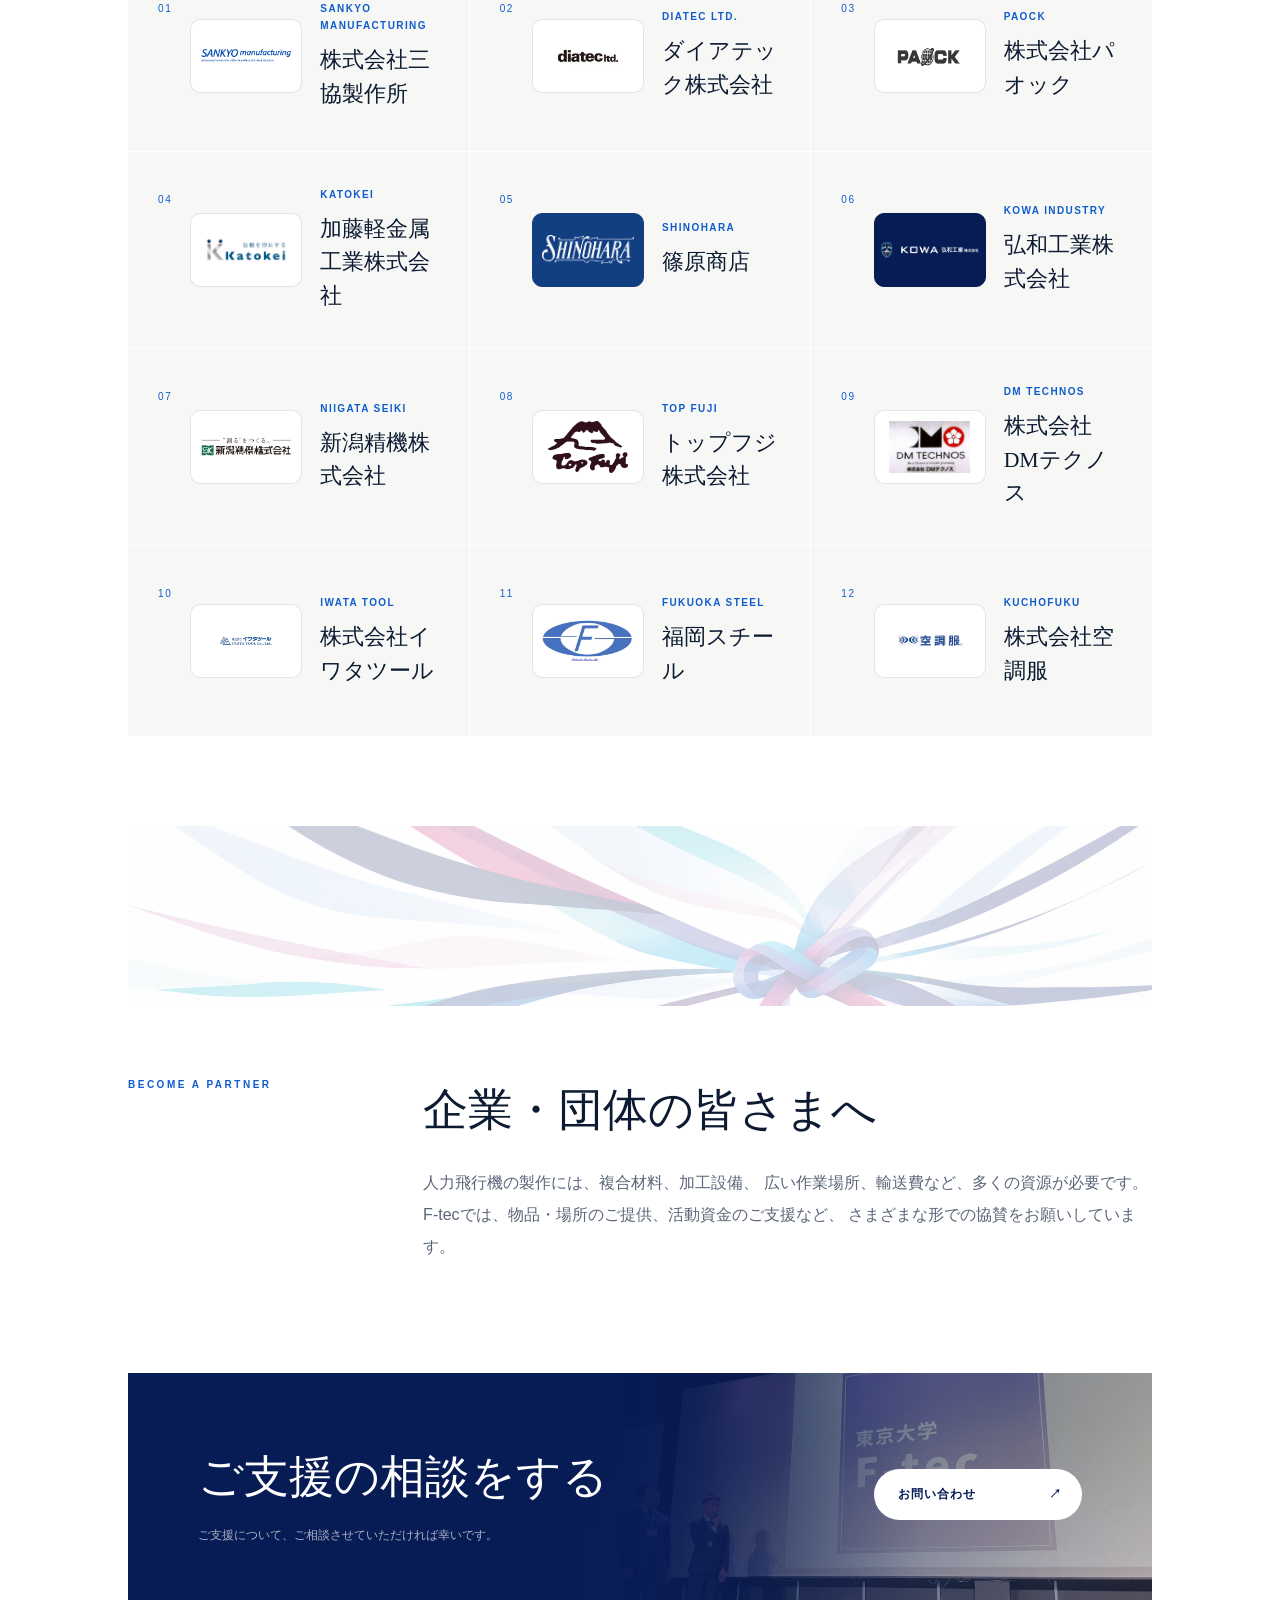
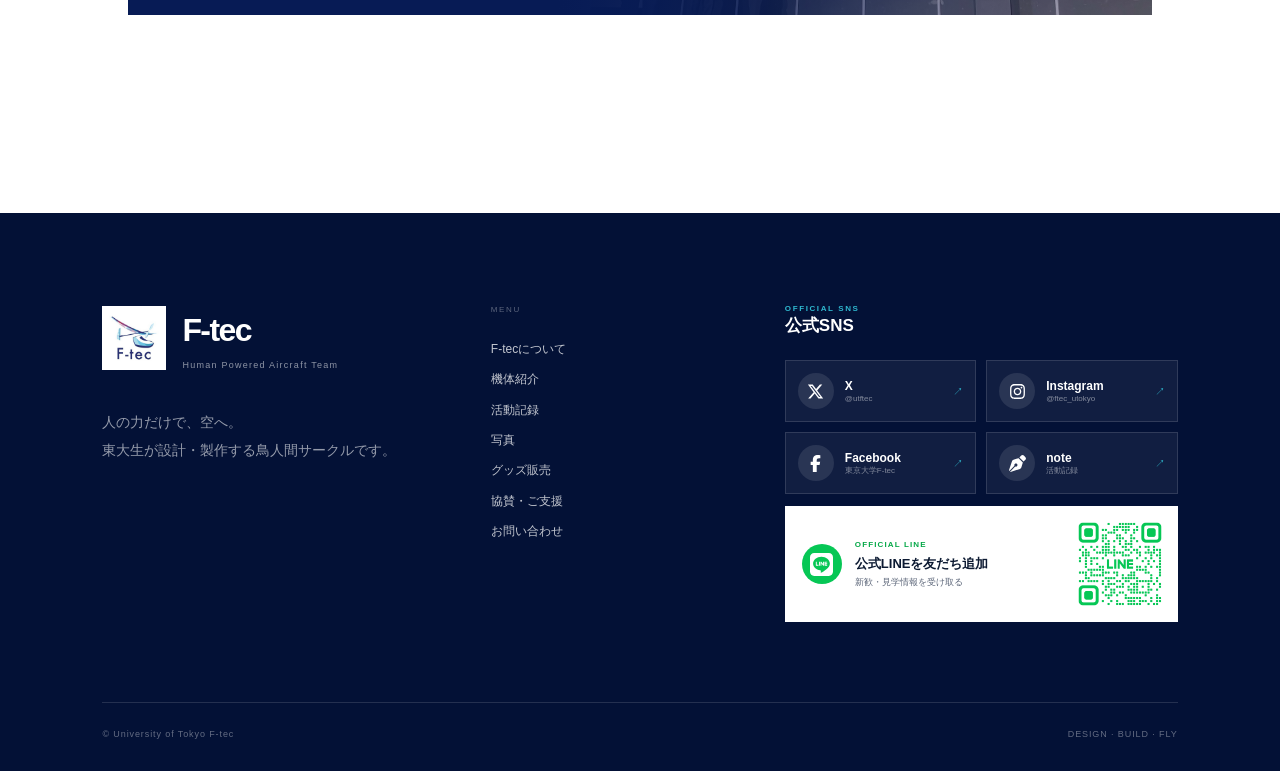
<file: sponsors/index.html>
<!DOCTYPE html>

<html lang="ja">
<head>
<meta charset="utf-8"/>
<meta content="width=device-width, initial-scale=1" name="viewport"/>
<meta content="KdlZljlwu9cl0Le5NKuzPiqqgoqVHouRuHAvvOmVQUE" name="google-site-verification"/>
<title>協賛・ご支援｜東京大学鳥人間サークルF-tec</title>
<meta content="東京大学鳥人間サークルF-tecの協賛・ご支援ページです。個人・OBOGの皆さまからの寄付、クラウドファンディング、協賛企業のご紹介、企業・団体の皆さまへの支援のお願いを掲載しています。" name="description"/>
<meta content="index, follow, max-image-preview:large" name="robots"/>
<meta content="#031136" name="theme-color"/>
<link href="https://universityoftokyoftec.github.io/ftec-official/sponsors/" rel="canonical"/>
<link href="../assets/ftec-logo.jpg" rel="icon" type="image/jpeg"/>
<meta content="ja_JP" property="og:locale"/>
<meta content="website" property="og:type"/>
<meta content="東京大学鳥人間サークルF-tec" property="og:site_name"/>
<meta content="協賛・ご支援｜東京大学鳥人間サークルF-tec" property="og:title"/>
<meta content="東京大学鳥人間サークルF-tecの協賛・ご支援ページです。個人・OBOGの皆さまからの寄付、クラウドファンディング、協賛企業のご紹介、企業・団体の皆さまへの支援のお願いを掲載しています。" property="og:description"/>
<meta content="https://universityoftokyoftec.github.io/ftec-official/sponsors/" property="og:url"/>
<meta content="https://universityoftokyoftec.github.io/ftec-official/assets/seo-media/sponsors-intro-aircraft-maintenance.jpg" property="og:image"/>
<meta content="琵琶湖畔で機体整備に取り組むF-tecのメンバー" property="og:image:alt"/>
<meta content="summary_large_image" name="twitter:card"/>
<meta content="協賛・ご支援｜東京大学鳥人間サークルF-tec" name="twitter:title"/>
<meta content="東京大学鳥人間サークルF-tecの協賛・ご支援ページです。個人・OBOGの皆さまからの寄付、クラウドファンディング、協賛企業のご紹介、企業・団体の皆さまへの支援のお願いを掲載しています。" name="twitter:description"/>
<meta content="https://universityoftokyoftec.github.io/ftec-official/assets/seo-media/sponsors-intro-aircraft-maintenance.jpg" name="twitter:image"/>
<script type="application/ld+json">
  {
    "@context": "https://schema.org",
    "@graph": [
      {
        "@type": "Organization",
        "@id": "https://universityoftokyoftec.github.io/ftec-official/#organization",
        "name": "東京大学鳥人間サークルF-tec",
        "alternateName": [
          "F-tec",
          "東京大学F-tec",
          "東京大学人力飛行機チームF-tec"
        ],
        "url": "https://universityoftokyoftec.github.io/ftec-official/",
        "logo": "https://universityoftokyoftec.github.io/ftec-official/assets/ftec-logo.jpg",
        "email": "university.of.tokyo.ftec@gmail.com",
        "sameAs": [
          "https://x.com/utftec",
          "https://www.instagram.com/ftec_utokyo/",
          "https://www.facebook.com/profile.php?id=61583818448526",
          "https://note.com/utokyo_ftec"
        ]
      },
      {
        "@type": "CollectionPage",
        "@id": "https://universityoftokyoftec.github.io/ftec-official/sponsors/#webpage",
        "url": "https://universityoftokyoftec.github.io/ftec-official/sponsors/",
        "name": "協賛・ご支援｜東京大学鳥人間サークルF-tec",
        "description": "東京大学鳥人間サークルF-tecの協賛・ご支援ページです。個人・OBOGの皆さまからの寄付、クラウドファンディング、協賛企業のご紹介、企業・団体の皆さまへの支援のお願いを掲載しています。",
        "about": {
          "@id": "https://universityoftokyoftec.github.io/ftec-official/#organization"
        },
        "primaryImageOfPage": {
          "@type": "ImageObject",
          "url": "https://universityoftokyoftec.github.io/ftec-official/assets/seo-media/sponsors-intro-aircraft-maintenance.jpg"
        },
        "mainEntity": {
          "@type": "ItemList",
          "name": "協賛企業一覧",
          "itemListElement": [
            {
              "@type": "ListItem",
              "position": 1,
              "item": {
                "@type": "Organization",
                "name": "株式会社三協製作所"
              }
            },
            {
              "@type": "ListItem",
              "position": 2,
              "item": {
                "@type": "Organization",
                "name": "ダイアテック株式会社"
              }
            },
            {
              "@type": "ListItem",
              "position": 3,
              "item": {
                "@type": "Organization",
                "name": "株式会社パオック"
              }
            },
            {
              "@type": "ListItem",
              "position": 4,
              "item": {
                "@type": "Organization",
                "name": "加藤軽金属工業株式会社"
              }
            },
            {
              "@type": "ListItem",
              "position": 5,
              "item": {
                "@type": "Organization",
                "name": "篠原商店"
              }
            },
            {
              "@type": "ListItem",
              "position": 6,
              "item": {
                "@type": "Organization",
                "name": "弘和工業株式会社"
              }
            },
            {
              "@type": "ListItem",
              "position": 7,
              "item": {
                "@type": "Organization",
                "name": "新潟精機株式会社"
              }
            },
            {
              "@type": "ListItem",
              "position": 8,
              "item": {
                "@type": "Organization",
                "name": "トップフジ株式会社"
              }
            },
            {
              "@type": "ListItem",
              "position": 9,
              "item": {
                "@type": "Organization",
                "name": "株式会社DMテクノス"
              }
            },
            {
              "@type": "ListItem",
              "position": 10,
              "item": {
                "@type": "Organization",
                "name": "株式会社イワタツール"
              }
            },
            {
              "@type": "ListItem",
              "position": 11,
              "item": {
                "@type": "Organization",
                "name": "福岡スチール"
              }
            },
            {
              "@type": "ListItem",
              "position": 12,
              "item": {
                "@type": "Organization",
                "name": "株式会社空調服"
              }
            }
          ]
        },
        "inLanguage": "ja"
      }
    ]
  }
  </script>
<style>/*! tailwindcss v4.2.1 | MIT License | https://tailwindcss.com */@layer theme{:root,:host{--font-sans:ui-sans-serif,system-ui,sans-serif,"Apple Color Emoji","Segoe UI Emoji","Segoe UI Symbol","Noto Color Emoji";--font-mono:ui-monospace,SFMono-Regular,Menlo,Monaco,Consolas,"Liberation Mono","Courier New",monospace;--spacing:.25rem;--default-font-family:var(--font-sans);--default-mono-font-family:var(--font-mono)}}@layer base{*,:after,:before,::backdrop{box-sizing:border-box;border:0 solid;margin:0;padding:0}::file-selector-button{box-sizing:border-box;border:0 solid;margin:0;padding:0}html,:host{-webkit-text-size-adjust:100%;tab-size:4;line-height:1.5;font-family:var(--default-font-family,ui-sans-serif,system-ui,sans-serif,"Apple Color Emoji","Segoe UI Emoji","Segoe UI Symbol","Noto Color Emoji");font-feature-settings:var(--default-font-feature-settings,normal);font-variation-settings:var(--default-font-variation-settings,normal);-webkit-tap-highlight-color:transparent}a{-webkit-text-decoration:inherit}b{font-weight:bolder}:-moz-focusring{outline:auto}img,svg{vertical-align:middle;display:block}button{font:inherit;font-feature-settings:inherit;font-variation-settings:inherit;letter-spacing:inherit;color:inherit;opacity:1;background-color:#0000;border-radius:0}::file-selector-button{font:inherit;font-feature-settings:inherit;font-variation-settings:inherit;letter-spacing:inherit;color:inherit;opacity:1;background-color:#0000;border-radius:0}::file-selector-button{margin-inline-end:4px}::placeholder{opacity:1}@supports (not ((-webkit-appearance:-apple-pay-button))) or (contain-intrinsic-size:1px){::placeholder{color:currentColor}@supports (color:color-mix(in lab,red,red)){::placeholder{color:color-mix(in oklab,currentcolor 50%,transparent)}}}::-webkit-search-decoration{-webkit-appearance:none}::-webkit-date-and-time-value{min-height:1lh;text-align:inherit}::-webkit-datetime-edit{display:inline-flex}::-webkit-datetime-edit-fields-wrapper{padding:0}::-webkit-datetime-edit{padding-block:0}::-webkit-datetime-edit-year-field{padding-block:0}::-webkit-datetime-edit-month-field{padding-block:0}::-webkit-datetime-edit-day-field{padding-block:0}::-webkit-datetime-edit-hour-field{padding-block:0}::-webkit-datetime-edit-minute-field{padding-block:0}::-webkit-datetime-edit-second-field{padding-block:0}::-webkit-datetime-edit-millisecond-field{padding-block:0}::-webkit-datetime-edit-meridiem-field{padding-block:0}::-webkit-calendar-picker-indicator{line-height:1}:-moz-ui-invalid{box-shadow:none}button{appearance:button}::file-selector-button{appearance:button}::-webkit-inner-spin-button{height:auto}::-webkit-outer-spin-button{height:auto}}@layer components;:root{--navy:#071b55;--deep:#031136;--blue:#115ccc;--cyan:#2fb8cf;--magenta:#bd1e77;--ice:#eef6fb;--paper:#f7f8f5;--ink:#0c1a32;--muted:#5c6679;--line:#0c1a3229;--serif:"Yu Mincho","Hiragino Mincho ProN","Noto Serif JP",serif;--sans:"Helvetica Neue","Hiragino Sans","Yu Gothic","Noto Sans JP",Arial,sans-serif}*{box-sizing:border-box}html{scroll-behavior:smooth}section[id],div[id]{scroll-margin-top:32px}body{background:var(--paper);color:var(--ink);font-family:var(--sans);-webkit-font-smoothing:antialiased;margin:0;line-height:1.7}a{color:inherit;text-decoration:none}img{max-width:100%;display:block}button,a{-webkit-tap-highlight-color:transparent}::selection{background:var(--blue);color:#fff}.site-header{z-index:40;justify-content:space-between;align-items:center;height:92px;padding:0 clamp(24px,4vw,72px);display:flex;position:absolute;top:0;left:0;right:0}.site-header:after{content:"";background:#071b551a;height:1px;position:absolute;bottom:0;left:clamp(24px,4vw,72px);right:clamp(24px,4vw,72px)}.site-header--light{color:#fff}.site-header--light:after{background:#ffffff47}.brand{z-index:51;align-items:center;gap:12px;display:inline-flex;position:relative}.brand-mark{background:#fff;border-radius:3px;width:48px;height:48px;overflow:hidden;box-shadow:0 0 0 1px #ffffff80}.brand-mark img{object-fit:cover;width:100%;height:100%}.brand-copy{flex-direction:column;gap:7px;line-height:1;display:flex}.brand-copy b{letter-spacing:-.04em;font-size:22px;font-weight:700}.brand-copy small{letter-spacing:.17em;font-size:8px;font-weight:600}.desktop-nav{letter-spacing:.04em;align-items:center;gap:clamp(14px,1.65vw,28px);font-size:12px;font-weight:600;display:flex}.nav-group{position:relative}.nav-group__trigger{color:inherit;cursor:pointer;font:inherit;letter-spacing:inherit;background:0 0;border:0;align-items:center;gap:7px;padding:10px 0;display:flex;position:relative}.nav-group__trigger:after{content:"";transform-origin:100%;background:currentColor;width:100%;height:1px;transition:transform .3s;position:absolute;bottom:4px;left:0;transform:scaleX(0)}.nav-group:hover .nav-group__trigger:after,.nav-group:focus-within .nav-group__trigger:after,.nav-group.is-active .nav-group__trigger:after,.nav-group.is-open .nav-group__trigger:after{transform-origin:0;transform:scaleX(1)}.nav-group__caret{border-bottom:1px solid;border-right:1px solid;width:5px;height:5px;margin-top:-3px;transition:transform .22s;transform:rotate(45deg)}.nav-group:hover .nav-group__caret,.nav-group:focus-within .nav-group__caret{transform:translateY(3px) rotate(225deg)}.nav-dropdown{border-top:3px solid var(--cyan);color:var(--ink);opacity:0;pointer-events:none;visibility:hidden;background:#fff;min-width:230px;padding:6px 0;transition:opacity .2s,transform .2s,visibility .2s;position:absolute;top:calc(100% + 16px);left:50%;transform:translate(-50%,-8px);box-shadow:0 18px 45px #0311362e}.nav-dropdown:before{content:"";height:19px;position:absolute;top:-19px;left:0;right:0}.nav-group:hover .nav-dropdown,.nav-group:focus-within .nav-dropdown{opacity:1;pointer-events:auto;visibility:visible;transform:translate(-50%)}.nav-dropdown a{letter-spacing:.02em;border-bottom:1px solid #0c1a3217;justify-content:space-between;align-items:center;padding:13px 18px;font-size:12px;font-weight:500;transition:background .2s,color .2s,padding .2s;display:flex}.nav-dropdown a:last-child{border-bottom:0}.nav-dropdown a:hover,.nav-dropdown a:focus-visible{background:var(--ice);color:var(--blue);padding-left:22px}.nav-dropdown__group{position:relative}.nav-dropdown__submenu-trigger{color:var(--ink);cursor:pointer;font:inherit;letter-spacing:.02em;background:#fff;border:0;border-bottom:1px solid #0c1a3217;justify-content:space-between;align-items:center;width:100%;padding:13px 18px;font-size:12px;font-weight:500;transition:background .2s,color .2s,padding .2s;display:flex}.nav-dropdown__submenu-trigger:hover,.nav-dropdown__submenu-trigger:focus-visible{background:var(--ice);color:var(--blue);padding-left:22px}.nav-subdropdown{border-left:3px solid var(--cyan);opacity:0;pointer-events:none;visibility:hidden;background:#fff;min-width:190px;max-height:min(70vh,640px);padding:6px 0;transition:opacity .2s,transform .2s,visibility .2s;position:absolute;top:-6px;left:calc(100% - 2px);overflow-y:auto;transform:translate(-8px);box-shadow:18px 18px 45px #03113629}.nav-dropdown__group:hover .nav-subdropdown,.nav-dropdown__group:focus-within .nav-subdropdown{opacity:1;pointer-events:auto;visibility:visible;transform:translate(0)}.nav-dropdown a span{color:var(--blue);font-size:11px}.nav-cta{border:1px solid;border-radius:100px;padding:10px 18px;transition:background .25s,color .25s}.nav-cta:hover{color:var(--navy);background:currentColor}.eyebrow{letter-spacing:.25em;margin:0 0 28px;font-size:10px;font-weight:700}.button{letter-spacing:.08em;border-radius:100px;justify-content:space-between;align-items:center;gap:36px;min-width:208px;padding:15px 20px 15px 24px;font-size:12px;font-weight:700;transition:transform .25s,background .25s,color .25s;display:inline-flex}.button:hover{transform:translateY(-3px)}.button--white{color:var(--navy);background:#fff}.button--outline:hover{color:var(--navy);background:#fff}.button--navy{background:var(--navy);color:#fff}.text-link:hover span{transform:translate(5px)}.scroll-cue i:after{content:"";background:#fff;width:1px;height:28px;animation:1.8s infinite scrollLine;position:absolute;top:-28px;left:0}.eyebrow{color:var(--blue)}.eyebrow--light{color:#ffffffbd}.field-notes figure:after{content:"";pointer-events:none;background:linear-gradient(#0000 65%,#020a1eb3);position:absolute;inset:0}.field-notes figure:hover img.is-active{transform:scale(1.025)}.field-notes__controls button:hover,.field-notes__controls button:focus-visible{background:var(--blue);border-color:#fff;outline:none}.aircraft-feature__visual:after{background:linear-gradient(90deg,transparent 65%,var(--navy));content:"";position:absolute;inset:0}.news-card:hover{background:var(--ice);transform:translateY(-4px)}.news-card:hover .news-card__image img{transform:scale(1.035)}.home-link-card:before,.home-link-card:after{content:"";position:absolute;inset:0}.home-link-card:before{background-position:50%;background-repeat:no-repeat;background-size:cover;transition:transform .8s}.home-link-card:after{transition:opacity .35s}.home-link-card:hover:before{transform:scale(1.08)}.home-link-card:hover:after{opacity:.9}.home-link-card--design:before{background-image:url(../assets/seo-media/navigation-design-card.jpg);background-position:48%}.home-link-card--design:after{background:linear-gradient(90deg,#f3f9fcf7 0%,#f3f9fce0 48%,#f3f9fc94 100%),linear-gradient(#2fb8cf0a,#071b5514)}.home-link-card--join:before{background-image:url(../assets/seo-media/navigation-join-card.jpg);background-position:52% 42%}.home-link-card--join:after{background:linear-gradient(90deg,#031136e6 0%,#071b55ba 58%,#115ccc85 100%),linear-gradient(#115ccc2e,#03113657)}.support-banner:after{content:"";pointer-events:none;background:linear-gradient(90deg,#fff 0% 39%,#ffffffe6 51%,#ffffff14 78%,#0000 100%);position:absolute;inset:0}.site-footer{background:var(--deep);color:#fff;padding:90px clamp(28px,8vw,132px) 28px;position:relative;overflow:hidden}.footer-inner{grid-template-columns:minmax(280px,.95fr) minmax(230px,.62fr) minmax(390px,1.15fr);gap:clamp(42px,5vw,76px);display:grid;position:relative}.footer-brand{align-items:center;gap:16px;display:flex}.footer-brand img{object-fit:cover;width:64px;height:64px}.footer-brand span{flex-direction:column;display:flex}.footer-brand b{letter-spacing:-.05em;font-size:32px}.footer-brand small{color:#ffffff8c;letter-spacing:.14em;font-size:9px}.footer-message{color:#ffffff94;font-family:var(--serif);margin:36px 0 0;font-size:14px;line-height:2}.footer-links{flex-direction:column;gap:10px;display:flex}.footer-links p{color:#ffffff59;letter-spacing:.2em;margin:0 0 12px;font-size:8px}.footer-links a{color:#ffffffc2;font-size:12px}.footer-links a:hover{color:#fff}.footer-social{min-width:0}.footer-social__heading{color:#fff;flex-direction:column;margin:0 0 22px;font-size:17px;font-weight:700;line-height:1.4;display:flex}.footer-social__heading span{color:var(--cyan);letter-spacing:.2em;font-size:8px;font-weight:600}.footer-social__grid{grid-template-columns:repeat(2,minmax(0,1fr));gap:10px;display:grid}.footer-social__link{background:#ffffff0e;border:1px solid #ffffff21;grid-template-columns:36px minmax(0,1fr) auto;align-items:center;gap:11px;min-height:62px;padding:10px 12px;transition:background .22s,border-color .22s,transform .22s;display:grid}.footer-social__link:hover,.footer-social__link:focus-visible{background:#ffffff1c;border-color:#2fb8cfcc;transform:translateY(-2px)}.footer-social__icon{background:#ffffff1a;border-radius:50%;justify-content:center;align-items:center;width:36px;height:36px;font-size:17px;display:flex}.footer-social__link>span:nth-child(2){flex-direction:column;min-width:0;line-height:1.35;display:flex}.footer-social__link b{font-size:12px;font-weight:700}.footer-social__link small{color:#ffffff7a;text-overflow:ellipsis;white-space:nowrap;font-size:8px;overflow:hidden}.footer-social__link i{color:var(--cyan);font-size:10px;font-style:normal}.footer-line{color:var(--ink);background:#fff;justify-content:space-between;align-items:center;min-height:116px;margin-top:12px;padding:12px;transition:transform .22s;display:flex;overflow:hidden}.footer-line:hover,.footer-line:focus-visible{transform:translateY(-2px)}.footer-line__copy{align-items:center;gap:13px;padding-left:5px;display:flex}.footer-line__copy>span:last-child{flex-direction:column;display:flex}.footer-line__icon{color:#fff;background:#06c755;border-radius:50%;flex:0 0 40px;justify-content:center;align-items:center;width:40px;height:40px;font-size:23px;display:flex}.footer-line small{color:#06a848;letter-spacing:.14em;font-size:8px;font-weight:700}.footer-line b{margin-top:2px;font-size:13px}.footer-line em{color:var(--muted);font-size:9px;font-style:normal}.footer-line img{object-fit:contain;background:#fff;flex:0 0 92px;width:92px;height:92px}.footer-bottom{color:#ffffff61;letter-spacing:.1em;border-top:1px solid #ffffff21;justify-content:space-between;align-items:center;margin-top:80px;padding-top:24px;font-size:9px;display:flex;position:relative}.page-hero{background:var(--navy);color:#fff;height:560px;position:relative;overflow:hidden}.page-hero:after{content:"";background:linear-gradient(90deg,#031136eb,#071b558c);position:absolute;inset:0}.page-hero__pattern{opacity:.33;background:url(../assets/seo-media/ftec-ribbon-flow.png)50%/cover no-repeat;position:absolute;inset:0}.page-hero__pattern--knot{background-image:url(../assets/seo-media/ftec-ribbon-knot.png)}.page-hero__inner{z-index:2;justify-content:space-between;align-items:flex-end;display:flex;position:absolute;bottom:72px;left:clamp(28px,8vw,132px);right:clamp(28px,8vw,132px)}.page-hero h1{font-family:var(--serif);letter-spacing:.04em;margin:0;font-size:clamp(54px,7vw,100px);font-weight:500;line-height:1.1}.page-hero__lead{color:#ffffffad;margin:24px 0 0;font-size:13px}.page-index{color:#ffffff21;font-family:var(--serif);font-size:150px;line-height:.75}.page-body{background:#fff;padding:120px clamp(28px,10vw,165px)}.page-intro{margin-bottom:120px;display:grid}.page-intro h2,.content-section h2{font-family:var(--serif);margin:0;font-size:clamp(34px,4vw,54px);font-weight:500;line-height:1.55}.page-intro__copy{color:var(--muted);font-size:15px;line-height:2.35}.page-intro__copy p:first-child{margin-top:0}.activity-intro__visual:after{content:"";pointer-events:none;background:linear-gradient(90deg,#fff 0%,#fffffff0 5%,#fff0 24% 78%,#fff 100%),linear-gradient(#fff 0%,#fff0 18% 80%,#fff 100%);position:absolute;inset:0}.sponsor-intro{grid-template-columns:minmax(390px,.92fr) minmax(470px,1.08fr);align-items:center;gap:clamp(24px,2vw,44px);min-height:610px;margin-left:max(-36px,-3vw);margin-right:max(-36px,-3vw)}.sponsor-intro__copy{z-index:2;padding-left:clamp(36px,3vw,54px);position:relative}.sponsor-intro__copy>.eyebrow{margin-bottom:44px}.sponsor-intro__copy .page-intro__copy{max-width:590px}.sponsor-intro__visual{aspect-ratio:1.12;margin:0;position:relative;overflow:hidden}.sponsor-intro__visual:after{content:"";pointer-events:none;background:linear-gradient(90deg,#fff 0%,#ffffffe6 6%,#fff0 27% 78%,#fff 100%),linear-gradient(#fff 0%,#fff0 17% 82%,#fff 100%);position:absolute;inset:0}.sponsor-intro__visual img{filter:saturate(.82) contrast(1.01) brightness(1.04);object-fit:cover;object-position:48% 32%;width:100%;height:100%;transition:filter .45s,transform .7s cubic-bezier(.2,.8,.2,1)}.sponsor-intro__visual:hover img{filter:saturate(.94) contrast(1.01) brightness(1.04);transform:scale(1.012)}.support-feature{border-bottom:1px solid var(--line);align-items:stretch;gap:clamp(36px,5vw,84px);margin-left:max(-36px,-3vw);margin-right:max(-36px,-3vw);padding:0 clamp(24px,3vw,48px) 112px;display:grid}.support-feature+.support-feature{padding-top:112px}.support-feature--text-only,.support-feature--crowdfunding.support-feature--text-only{grid-template-columns:minmax(0,1fr);padding-left:clamp(24px,6vw,96px);padding-right:clamp(24px,6vw,96px)}.support-feature--text-only .support-feature__copy{width:100%;max-width:900px}.support-feature__copy{align-self:center;position:relative}.support-feature__copy .eyebrow{margin:0 0 42px}.support-feature__copy h2{font-family:var(--serif);letter-spacing:.01em;margin:0 0 28px;font-size:clamp(36px,4.2vw,62px);font-weight:500;line-height:1.5;position:relative}.support-feature__copy>p:not(.eyebrow){color:var(--muted);max-width:610px;margin:0 0 36px;font-size:14px;line-height:2.2}.support-feature--crowdfunding .support-feature__copy h2{letter-spacing:0;font-size:clamp(30px,2.4vw,34px)}.support-feature__image:after{content:"";pointer-events:none;background:linear-gradient(145deg,#0000 55%,#05204c33);position:absolute;inset:0}.support-feature__image:hover img{filter:saturate(.98) contrast(1.03);transform:scale(1.025)}.support-feature__status{background:var(--blue);color:#fff;letter-spacing:.2em;align-items:center;min-height:34px;margin-bottom:24px;padding:0 17px;font-size:11px;font-weight:700;display:inline-flex}.support-feature__coming-soon{color:var(--navy);letter-spacing:.24em;border-bottom:1px solid #0a305c40;padding-bottom:9px;font-size:11px;font-weight:700;display:inline-block}.content-section{border-top:1px solid var(--line);padding:78px 0}.timeline-item:before{border:3px solid var(--blue);content:"";background:#fff;border-radius:50%;width:15px;height:15px;position:absolute;top:8px;left:-8px}.team-card:after{background:var(--blue);content:"";transform-origin:0;width:100%;height:3px;transition:transform .35s;position:absolute;bottom:0;left:0;transform:scaleX(0)}.team-card:hover:after{transform:scaleX(1)}.team-card__media:before{content:"";mix-blend-mode:multiply;pointer-events:none;z-index:1;background:linear-gradient(135deg,#071b5538,#115ccc0a 62%,#2fb8cf14);position:absolute;inset:0}.team-card__media:after{background:linear-gradient(180deg,var(--paper) 0%,#f7f8f547 12%,transparent 28%,transparent 84%,var(--paper) 100%),linear-gradient(90deg,var(--paper) 0%,transparent 6%,transparent 94%,var(--paper) 100%);content:"";pointer-events:none;z-index:2;position:absolute;inset:0}.team-card:hover .team-card__media img{transform:scale(1.025)}.team-card--featured .team-card__media:after{background:linear-gradient(90deg,var(--deep) 0%,#03113680 14%,transparent 40%),linear-gradient(180deg,var(--deep) 0%,transparent 15%,transparent 85%,var(--deep) 100%)}.teams-collaboration:after{content:"";border:1px solid #ffffff14;border-radius:50%;width:520px;height:520px;position:absolute;top:-240px;right:-120px}.aircraft-year-card:hover{z-index:1;background:#fbfdff;transform:translateY(-3px);box-shadow:0 18px 40px #03113617}.aircraft-year-card__visual:after{content:"";border-top:1px solid #071b552e;width:120%;position:absolute;top:54%;left:-10%;transform:rotate(-7deg)}.note-post-card:hover{background:var(--ice);transform:translateY(-4px)}.note-post-card:hover .note-post-card__image img{transform:scale(1.035)}.social-platform-tabs button:after{background:var(--blue);content:"";height:3px;transition:transform .2s;position:absolute;bottom:-1px;left:12px;right:12px;transform:scaleX(0)}.social-platform-tabs button.is-active:after{transform:scaleX(1)}@keyframes social-panel-in{0%{opacity:0;transform:translateY(8px)}to{opacity:1;transform:translateY(0)}}.post-row:hover{background:var(--ice);padding-left:18px;padding-right:18px}.gallery-item:hover img{transform:scale(1.03)}.sponsor-callout{background:var(--navy);color:#fff;justify-content:space-between;align-items:center;margin-top:70px;padding:70px;display:flex;position:relative;overflow:hidden}.sponsor-heading{border-bottom:1px solid var(--line);grid-template-columns:1fr auto;align-items:flex-end;gap:12px 32px;margin-bottom:28px;padding-bottom:24px;display:grid}.sponsor-heading .eyebrow{grid-column:1/-1}.sponsor-heading h2{font-family:var(--serif);margin:0;font-size:clamp(32px,4vw,54px);font-weight:500}.sponsor-heading>p:last-child{color:var(--muted);letter-spacing:.12em;font-size:10px}.sponsor-grid{grid-template-columns:repeat(3,1fr);gap:1px;display:grid;overflow:hidden}.sponsor-card{background:var(--paper);align-items:center;gap:18px;min-height:190px;padding:34px 30px;display:flex;position:relative}.sponsor-card:after{background:linear-gradient(90deg,var(--blue),#7bc8eb);content:"";transform-origin:0;width:calc(100% - 60px);height:3px;transition:transform .24s;position:absolute;bottom:0;left:30px;transform:scaleX(0)}.sponsor-card:hover:after{transform:scaleX(1)}.sponsor-card__number{color:var(--blue);letter-spacing:.16em;align-self:flex-start;padding-top:5px;font-size:10px}.sponsor-card__icon:after{content:"";border:1px solid #115ccc1f;border-radius:50%;position:absolute;inset:5px}.sponsor-card__logo{background:#fff;border:1px solid #092a531f;border-radius:10px;flex:0 0 112px;justify-content:center;align-items:center;height:74px;padding:10px;display:inline-flex;overflow:hidden}.sponsor-card__logo img{object-fit:contain;width:100%;height:100%;display:block}.sponsor-card__logo--dark{background:#123e82;border-color:#123e82;padding:13px 9px}.sponsor-card__logo--diatec{padding:4px}.sponsor-card__logo--diatec img{transform:scale(1.28)}.sponsor-card__logo--paock img{transform:scale(1.2)}.sponsor-card__logo--kowa{background:var(--navy);border-color:var(--navy);padding:18px 10px}.sponsor-card__logo--kowa img{transform:scale(1.08)}.sponsor-card__logo--fukuoka{padding:7px}.sponsor-card__logo--fukuoka img{transform:scale(1.08)}.sponsor-card__copy{min-width:0}.sponsor-card__mark{color:var(--blue);letter-spacing:.14em;text-transform:uppercase;margin:0 0 10px;font-size:10px;font-weight:700}.sponsor-card h3{font-family:var(--serif);margin:0;font-size:clamp(18px,1.7vw,25px);font-weight:500;line-height:1.55}.support-divider{opacity:.22;background:url(../assets/seo-media/ftec-ribbon-knot.png)50% 42%/cover no-repeat;height:180px;margin:90px 0 70px}.support-intro{grid-template-columns:minmax(150px,.35fr) 1fr;gap:40px;margin-bottom:50px;display:grid}.support-intro h2{font-family:var(--serif);margin:0 0 22px;font-size:clamp(30px,3.5vw,48px);font-weight:500}.support-intro>div>p{color:var(--muted);max-width:740px;line-height:2}.sponsor-callout:after,.join-callout:after{content:"";opacity:.17;background:url(../assets/seo-media/ftec-ribbon-flow.png)50%/cover no-repeat;position:absolute;inset:0 0 0 45%}.sponsor-callout:after{background:linear-gradient(90deg,var(--navy) 0%,var(--navy) 42%,#071b55eb 54%,#071b5575 78%,#071b5542 100%);opacity:1;pointer-events:none;z-index:1;inset:0}.sponsor-callout__image{object-fit:cover;object-position:52% 48%;z-index:0;width:62%;height:100%;position:absolute;top:0;right:0;-webkit-mask-image:linear-gradient(90deg,#0000 0%,#000 25% 100%);mask-image:linear-gradient(90deg,#0000 0%,#000 25% 100%)}.sponsor-callout>:not(.sponsor-callout__image){z-index:2;position:relative}.sponsor-callout h2{font-family:var(--serif);margin:0 0 12px;font-size:clamp(30px,3.5vw,50px);font-weight:500}.sponsor-callout p{color:#ffffffa8;font-size:12px}.form-control input:focus,.form-control select:focus,.form-control textarea:focus{border-color:var(--blue);box-shadow:0 0 0 3px #115ccc1a}.form-actions .button:disabled{cursor:wait;opacity:.55}@keyframes heroReveal{0%{opacity:0;transform:scale(1.06)}to{opacity:1;transform:scale(1)}}@keyframes riseIn{0%{opacity:0;transform:translateY(24px)}to{opacity:1;transform:translateY(0)}}@keyframes scrollLine{0%{transform:translateY(0)}to{transform:translateY(110px)}}@media (width<=1100px){.footer-inner{grid-template-columns:minmax(280px,1fr) minmax(230px,.72fr)}.footer-social{grid-column:1/-1;max-width:720px}.desktop-nav{display:none}.support-feature,.support-feature--crowdfunding{grid-template-columns:1fr;gap:48px}.menu-button{z-index:51;background:0 0;border:0;flex-direction:column;justify-content:center;gap:7px;width:46px;height:46px;padding:10px 0 10px 14px;display:flex;position:relative}.mobile-menu{background:var(--deep);color:#fff;opacity:0;pointer-events:none;z-index:50;transition:opacity .3s,transform .3s;display:block;position:fixed;inset:0;transform:translateY(-18px)}.mobile-menu:after{content:"";opacity:.1;background:url(../assets/seo-media/ftec-ribbon-flow.png)50%/cover no-repeat;position:absolute;inset:0}.aircraft-feature__visual:after{background:linear-gradient(0deg,var(--navy),transparent 40%)}}@media (width<=760px){.sponsor-grid{grid-template-columns:1fr}.support-feature,.support-feature--crowdfunding{grid-template-columns:1fr;gap:40px;margin-left:-12px;margin-right:-12px;padding:0 12px 72px}.support-feature+.support-feature{padding-top:72px}.support-feature__copy{padding:0}.support-feature__copy .eyebrow{margin-bottom:30px}.support-feature__copy h2{font-size:clamp(34px,10vw,46px);line-height:1.5}.sponsor-card{gap:16px;min-height:150px;padding:28px 22px}.sponsor-card__logo{flex-basis:92px;height:62px;padding:9px}.support-intro{grid-template-columns:1fr;gap:24px}.sponsor-intro{min-height:0;margin-left:-12px;margin-right:-12px}.sponsor-intro__copy{padding:0 12px}.sponsor-intro__copy>.eyebrow{margin-bottom:30px}.sponsor-intro__visual{aspect-ratio:1/1.05;margin-top:-2px}.sponsor-intro__visual:after{background:linear-gradient(90deg,#fff 0%,#fff0 15% 85%,#fff 100%),linear-gradient(#fff 0%,#fff0 12% 82%,#fff 100%)}.sponsor-intro__visual img{object-position:47% 30%}.support-divider{height:120px;margin:64px 0 52px}.site-header{height:76px;padding:0 20px}.site-header:after{left:20px;right:20px}.brand-mark{width:40px;height:40px}.brand-copy b{font-size:19px}.brand-copy small{font-size:6px}.page-intro{grid-template-columns:1fr;gap:25px}.support-banner:after{background:linear-gradient(#fff 0% 48%,#fffffff2 59%,#ffffff14 82%,#0000 100%)}.site-footer{padding:70px 24px 24px}.footer-inner{grid-template-columns:1fr}.footer-links{gap:20px}.footer-social__grid{grid-template-columns:1fr}.footer-line{max-width:430px}.footer-bottom{flex-direction:column;align-items:flex-start;gap:8px}.page-hero{height:490px}.page-hero__inner{bottom:55px;left:24px;right:24px}.page-hero h1{font-size:50px}.page-index{display:none}.page-body{padding:82px 24px}.page-intro{margin-bottom:80px}.sponsor-callout{flex-direction:column;align-items:flex-start;gap:28px;padding:44px 26px}.sponsor-callout{min-height:500px;padding-bottom:245px}.sponsor-callout__image{object-position:50% 48%;width:100%;height:52%;top:auto;bottom:0;-webkit-mask-image:linear-gradient(#0000 0%,#000 24% 100%);mask-image:linear-gradient(#0000 0%,#000 24% 100%)}.sponsor-callout:after{background:linear-gradient(180deg,var(--navy) 0%,var(--navy) 44%,#071b55eb 58%,#071b5561 84%,#071b5538 100%)}}@media (prefers-reduced-motion:reduce){*,:before,:after{scroll-behavior:auto!important;transition-duration:.01ms!important;animation-duration:.01ms!important;animation-iteration-count:1!important}}</style>
<style>.sf-hidden{display:none!important}</style>
<style id="ftec-static-fixes">
/* GitHub/Vercel移植版で追加した補修スタイル */
.menu-button > span {
  display: block;
  width: 28px;
  height: 1.5px;
  background: currentColor;
  transform-origin: center;
  transition: transform .25s ease, opacity .2s ease;
}
.menu-button.ftec-open > span:nth-child(1) { transform: translateY(8.5px) rotate(45deg); }
.menu-button.ftec-open > span:nth-child(2) { opacity: 0; }
.menu-button.ftec-open > span:nth-child(3) { transform: translateY(-8.5px) rotate(-45deg); }
.mobile-menu.ftec-open { opacity: 1; pointer-events: auto; transform: translateY(0); }
.mobile-menu::after { pointer-events: none; }
body.ftec-menu-open { overflow: hidden; }
.ftec-mobile-inner {
  position: relative;
  z-index: 1;
  min-height: 100%;
  padding: 104px clamp(22px, 7vw, 52px) 52px;
  overflow-y: auto;
}
.ftec-mobile-kicker {
  margin: 0 0 30px;
  color: var(--cyan, #40d9ff);
  font-size: 10px;
  font-weight: 700;
  letter-spacing: .22em;
}
.ftec-mobile-nav { border-top: 1px solid rgba(255,255,255,.22); }
.ftec-mobile-section { border-bottom: 1px solid rgba(255,255,255,.18); }
.ftec-mobile-summary {
  list-style: none;
  cursor: pointer;
  display: flex;
  justify-content: space-between;
  align-items: center;
  padding: 18px 0;
  font-size: clamp(18px, 5vw, 25px);
  font-weight: 600;
  letter-spacing: .02em;
}
.ftec-mobile-summary::-webkit-details-marker { display: none; }
.ftec-mobile-summary::after { content: '+'; font-size: 25px; font-weight: 300; transition: transform .2s ease; }
.ftec-mobile-section[open] .ftec-mobile-summary::after { transform: rotate(45deg); }
.ftec-mobile-links { display: grid; gap: 1px; padding: 0 0 16px 12px; }
.ftec-mobile-links a {
  display: flex;
  justify-content: space-between;
  gap: 20px;
  padding: 10px 0;
  color: rgba(255,255,255,.78);
  font-size: 13px;
  letter-spacing: .04em;
}
.ftec-mobile-links a::after { content: '→'; color: var(--cyan, #40d9ff); }
.ftec-mobile-links a[target='_blank']::after { content: '↗'; }
.ftec-mobile-contact {
  display: flex;
  justify-content: space-between;
  align-items: center;
  margin-top: 24px;
  padding: 17px 18px;
  background: var(--cyan, #40d9ff);
  color: var(--deep, #031136);
  font-weight: 700;
  letter-spacing: .04em;
}
.ftec-mobile-contact::after { content: '→'; }
@media (width > 1100px) {
  .mobile-menu { display: none !important; }
}
/* SingleFile保存時に固定された表示状態を自然に戻す */
.field-notes__slides img { transition: opacity .35s ease; }
/* 問い合わせ送信時の補助表示 */
.ftec-form-note {
  margin-top: 12px;
  font-size: 12px;
  line-height: 1.7;
  color: #526078;
}
</style>
<style id="donation-panel-layout-fix">
#donation.support-feature--donation{display:block;box-sizing:border-box;min-height:clamp(430px,37vw,620px);margin:0 max(-96px,-6vw) 112px;padding:clamp(48px,5vw,82px) clamp(38px,4.5vw,78px) clamp(54px,5vw,86px);border-top:1px solid var(--line);border-bottom:0;background:#f7f8f5}
#donation .support-feature__copy{width:100%;max-width:960px;align-self:auto}
#donation .support-feature__copy .eyebrow{margin:0 0 clamp(40px,4vw,64px)}
#donation .support-feature__copy h2{max-width:900px;margin:0 0 30px;font-size:clamp(40px,4.2vw,68px);line-height:1.58;letter-spacing:.01em}
#donation .support-feature__copy>p:not(.eyebrow){max-width:900px;margin:0 0 38px;font-size:14px;line-height:2.2}
@media(max-width:900px){#donation.support-feature--donation{min-height:0;margin-right:0;margin-left:0;padding:48px 28px 54px}#donation .support-feature__copy .eyebrow{margin-bottom:32px}#donation .support-feature__copy h2{font-size:clamp(34px,8.5vw,48px);line-height:1.55}}
@media(max-width:560px){#donation.support-feature--donation{padding:40px 22px 46px}#donation .support-feature__copy h2{font-size:clamp(30px,9.5vw,40px)}}
</style>
<style id="ftec-crowdfunding-style">
#crowdfunding.support-feature--crowdfunding{display:grid;grid-template-columns:minmax(0,1fr) minmax(285px,340px);align-items:center;gap:clamp(32px,5vw,80px);margin:0 max(-96px,-6vw) 112px;padding:clamp(48px,5vw,82px) clamp(38px,4.5vw,78px);border-top:1px solid var(--line);border-bottom:0;background:var(--paper)}
#crowdfunding .support-feature__copy{min-width:0;max-width:900px}
#crowdfunding .support-feature__copy .eyebrow{margin-bottom:32px}
#crowdfunding .support-feature__copy h2{font-size:clamp(36px,4.2vw,68px);line-height:1.58;letter-spacing:.01em}
#crowdfunding .support-feature__copy>p:not(.eyebrow){max-width:610px;font-size:14px;line-height:2.2}
#crowdfunding .button{max-width:100%;white-space:normal}
.crowdfunding-progress{min-width:0;padding:28px 20px;background:#fff;border:1px solid var(--line);text-align:center}
.crowdfunding-progress .eyebrow{margin:0 0 12px;font-size:10px}
.crowdfunding-progress h3{margin:0 0 24px;color:var(--navy);font-size:18px;font-weight:500}
#campfire-progress{display:block;width:245px;max-width:100%;height:365px;border:0;margin:0 auto;background:#fff}
.crowdfunding-progress__note,.crowdfunding-progress__fallback{display:block;margin:16px 0 0;font-size:11px;line-height:1.8;color:var(--muted)}
.crowdfunding-progress__fallback{margin-top:8px;text-decoration:underline;text-underline-offset:3px}
@media(max-width:900px){#crowdfunding.support-feature--crowdfunding{grid-template-columns:minmax(0,1fr);margin-left:0;margin-right:0;padding:48px 28px 54px}#crowdfunding .support-feature__copy h2{font-size:clamp(34px,8.5vw,48px)}.crowdfunding-progress{width:100%;max-width:380px;justify-self:center}}
@media(max-width:560px){#crowdfunding.support-feature--crowdfunding{padding:40px 22px 46px}#crowdfunding .support-feature__copy h2{font-size:clamp(30px,9.5vw,40px)}.crowdfunding-progress{padding:24px 8px}}
</style>
</head>
<body>
<main><section class="page-hero"><header class="site-header site-header--light"><a aria-label="F-tec トップページ" class="brand" href="../"><span class="brand-mark"><img alt="F-tecロゴ" src="../assets/ftec-logo.jpg"/></span><span class="brand-copy"><b>F-tec</b><small>THE UNIVERSITY OF TOKYO</small></span></a><nav aria-label="メインナビゲーション" class="desktop-nav"><div class="nav-group"><button aria-expanded="false" aria-haspopup="true" class="nav-group__trigger" type="button">F-tecについて<span aria-hidden="true" class="nav-group__caret"></span></button><div class="nav-dropdown"><a href="../about/">F-tecとは<span aria-hidden="true">→</span></a><a href="../about/#history">活動の歩み<span aria-hidden="true">→</span></a><a href="../about/teams/">班紹介<span aria-hidden="true">→</span></a><a href="../join/">入会案内<span aria-hidden="true">→</span></a></div></div><div class="nav-group"><button aria-expanded="false" aria-haspopup="true" class="nav-group__trigger" type="button">機体紹介<span aria-hidden="true" class="nav-group__caret"></span></button><div class="nav-dropdown"><a href="../aircraft/tansei-zero/">たんせい零號<span aria-hidden="true">→</span></a><div class="nav-dropdown__group"><button aria-expanded="false" class="nav-dropdown__submenu-trigger" type="button">過年度機体<span aria-hidden="true">→</span></button><div class="nav-subdropdown"><a href="../aircraft/archive/#aircraft-2014">2014年度機<span aria-hidden="true">→</span></a><a href="../aircraft/archive/#aircraft-2013">2013年度機<span aria-hidden="true">→</span></a><a href="../aircraft/archive/#aircraft-2012">2012年度機<span aria-hidden="true">→</span></a><a href="../aircraft/archive/#aircraft-2011">2011年度機<span aria-hidden="true">→</span></a><a href="../aircraft/archive/#aircraft-2010">2010年度機<span aria-hidden="true">→</span></a><a href="../aircraft/archive/#aircraft-2009">2009年度機<span aria-hidden="true">→</span></a><a href="../aircraft/archive/#aircraft-2008">2008年度機<span aria-hidden="true">→</span></a><a href="../aircraft/archive/#aircraft-2007">2007年度機<span aria-hidden="true">→</span></a><a href="../aircraft/archive/#aircraft-2006">2006年度機<span aria-hidden="true">→</span></a><a href="../aircraft/archive/#aircraft-2005">2005年度機<span aria-hidden="true">→</span></a><a href="../aircraft/archive/#aircraft-2004">2004年度機<span aria-hidden="true">→</span></a><a href="../aircraft/archive/#aircraft-2003">2003年度機<span aria-hidden="true">→</span></a><a href="../aircraft/archive/#aircraft-2002">2002年度機<span aria-hidden="true">→</span></a><a href="../aircraft/archive/#aircraft-2001">2001年度機<span aria-hidden="true">→</span></a><a href="../aircraft/archive/#aircraft-2000">2000年度機<span aria-hidden="true">→</span></a><a href="../aircraft/archive/#aircraft-1999">1999年度機<span aria-hidden="true">→</span></a><a href="../aircraft/archive/#aircraft-1998">1998年度機<span aria-hidden="true">→</span></a><a href="../aircraft/archive/#aircraft-1997">1997年度機<span aria-hidden="true">→</span></a><a href="../aircraft/archive/#aircraft-1996">1996年度機<span aria-hidden="true">→</span></a></div></div></div></div><div class="nav-group"><button aria-expanded="false" aria-haspopup="true" class="nav-group__trigger" type="button">活動記録<span aria-hidden="true" class="nav-group__caret"></span></button><div class="nav-dropdown"><a href="../activity/#latest">最新の活動記録<span aria-hidden="true">→</span></a><a href="https://note.com/utokyo_ftec" rel="noopener noreferrer" target="_blank">F-tec公式note<span aria-hidden="true">↗</span></a><div class="nav-dropdown__group"><button aria-expanded="false" class="nav-dropdown__submenu-trigger" type="button">SNS<span aria-hidden="true">→</span></button><div class="nav-subdropdown"><a href="https://x.com/utftec" rel="noopener noreferrer" target="_blank">X<span aria-hidden="true">↗</span></a><a href="https://www.instagram.com/ftec_utokyo/" rel="noopener noreferrer" target="_blank">Instagram<span aria-hidden="true">↗</span></a><a href="https://www.facebook.com/profile.php?id=61583818448526" rel="noopener noreferrer" target="_blank">Facebook<span aria-hidden="true">↗</span></a></div></div></div></div><div class="nav-group"><button aria-expanded="false" aria-haspopup="true" class="nav-group__trigger" type="button">写真<span aria-hidden="true" class="nav-group__caret"></span></button><div class="nav-dropdown"><a href="../gallery/production/">TFの風景<span aria-hidden="true">→</span></a><a href="../gallery/workshop/">作業場の風景<span aria-hidden="true">→</span></a></div></div><a class="nav-direct-link" href="../goods/">グッズ販売</a><div class="nav-group is-active"><button aria-expanded="false" aria-haspopup="true" class="nav-group__trigger" type="button">協賛・ご支援<span aria-hidden="true" class="nav-group__caret"></span></button><div class="nav-dropdown"><a href="#donation">寄付<span aria-hidden="true">→</span></a><a href="#crowdfunding">クラウドファンディング<span aria-hidden="true">→</span></a><a href="#partners">協賛企業一覧<span aria-hidden="true">→</span></a><a href="#support">協賛について<span aria-hidden="true">→</span></a></div></div><a class="nav-cta" href="../contact/">お問い合わせ</a></nav><button aria-expanded="false" aria-label="メニューを開く" class="menu-button" type="button"></button><div class="mobile-menu"></div></header><div aria-hidden="true" class="page-hero__pattern page-hero__pattern--knot"></div><div class="page-hero__inner"><div><p class="eyebrow eyebrow--light">OUR PARTNERS<h1>協賛・ご支援</h1><p class="page-hero__lead">F-tecの挑戦は、多くの企業の皆さまからの温かなご支援によって支えられています。</p></p></div><span class="page-index">10</span></div></section><div class="page-body"><section class="page-intro sponsor-intro"><div class="sponsor-intro__copy"><p class="eyebrow">WITH GRATITUDE<h2>私たちの挑戦に、<br/>追い風をくださる皆さま。</h2><div class="page-intro__copy"><p>材料、工具、活動資金など、さまざまな形で F-tecの活動をご支援いただいています。<p>ご協力してくださる皆さまのご厚意に、チーム一同、心より御礼申し上げます。</p></p></div></p></div><figure class="sponsor-intro__visual"><img alt="琵琶湖畔でたんせい零號の整備に取り組むF-tecのメンバー" src="../assets/seo-media/sponsors-intro-aircraft-maintenance.jpg"/></figure></section><section class="support-feature support-feature--donation support-feature--text-only" id="donation"><div class="support-feature__copy"><p class="eyebrow">DONATION</p><h2>一人ひとりの応援が、<br/>次の飛行機をつくります。</h2><p>F-tecでは、個人・OBOGの皆さまからのご寄付を受け付けています。いただいたご支援は、機体材料の購入や製作、輸送、作業環境の維持など、次の挑戦へ向けた費用に大切に活用します。</p><a class="button button--navy" href="../contact/">寄付について問い合わせる <span>↗</span></a></div></section><section class="support-feature support-feature--crowdfunding" id="crowdfunding" aria-labelledby="crowdfunding-title">
<div class="support-feature__copy">
<p class="eyebrow">CROWDFUNDING</p>
<div class="support-feature__status">プロジェクト公開中</div>
<h2 id="crowdfunding-title">次の機体を、<br>一緒につくろう。</h2>
<p>2027年の鳥人間コンテストに向けて、クラウドファンディングを公開しました。いただいたご支援は、リターンの提供と手数料を除き、機体の材料費に充てます。</p>
<a class="button button--navy" href="https://camp-fire.jp/projects/948624/view" target="_blank" rel="noopener noreferrer">CAMPFIREで応援する <span aria-hidden="true">↗</span></a>
</div>
<div class="crowdfunding-progress">
<p class="eyebrow">SUPPORT STATUS</p>
<h3>皆さまからのご支援</h3>
<iframe id="campfire-progress" title="CAMPFIRE：達成率・支援総額・支援者数・残り日数" src="https://camp-fire.jp/projects/948624/widget?v2=true" width="245" height="365" loading="lazy" referrerpolicy="strict-origin-when-cross-origin"></iframe>
<p class="crowdfunding-progress__note">達成率・支援状況はCAMPFIREから読み込んでいます。</p>
<a class="crowdfunding-progress__fallback" href="https://camp-fire.jp/projects/948624/view" target="_blank" rel="noopener noreferrer">表示されない場合はCAMPFIREで確認する ↗</a>
</div>
</section><section class="content-section" id="partners"><div class="sponsor-heading"><p class="eyebrow">SPONSORS<h2>協賛企業一覧</h2><p>順不同・敬称略</p></p></div><div class="sponsor-grid"><article class="sponsor-card"><span class="sponsor-card__number">01</span><span aria-hidden="true" class="sponsor-card__logo"><img alt="" src="../assets/seo-media/sponsor-logo-sankyo.png"/></span><div class="sponsor-card__copy"><p class="sponsor-card__mark">SANKYO manufacturing<h3>株式会社三協製作所</h3></p></div></article><article class="sponsor-card"><span class="sponsor-card__number">02</span><span aria-hidden="true" class="sponsor-card__logo sponsor-card__logo--diatec"><img alt="" src="../assets/seo-media/sponsor-logo-diatec.jpg"/></span><div class="sponsor-card__copy"><p class="sponsor-card__mark">diatec ltd.<h3>ダイアテック株式会社</h3></p></div></article><article class="sponsor-card"><span class="sponsor-card__number">03</span><span aria-hidden="true" class="sponsor-card__logo sponsor-card__logo--paock"><img alt="" src="../assets/seo-media/sponsor-logo-paock.png"/></span><div class="sponsor-card__copy"><p class="sponsor-card__mark">PAOCK<h3>株式会社パオック</h3></p></div></article><article class="sponsor-card"><span class="sponsor-card__number">04</span><span aria-hidden="true" class="sponsor-card__logo"><img alt="" src="../assets/seo-media/sponsor-logo-kato-light-metal.jpg"/></span><div class="sponsor-card__copy"><p class="sponsor-card__mark">Katokei<h3>加藤軽金属工業株式会社</h3></p></div></article><article class="sponsor-card"><span class="sponsor-card__number">05</span><span aria-hidden="true" class="sponsor-card__logo sponsor-card__logo--dark"><img alt="" src="../assets/seo-media/sponsor-logo-shinohara.png"/></span><div class="sponsor-card__copy"><p class="sponsor-card__mark">SHINOHARA<h3>篠原商店</h3></p></div></article><article class="sponsor-card"><span class="sponsor-card__number">06</span><span aria-hidden="true" class="sponsor-card__logo sponsor-card__logo--dark sponsor-card__logo--kowa"><img alt="" src="../assets/seo-media/sponsor-logo-kowa-industry.png"/></span><div class="sponsor-card__copy"><p class="sponsor-card__mark">Kowa industry<h3>弘和工業株式会社</h3></p></div></article><article class="sponsor-card"><span class="sponsor-card__number">07</span><span aria-hidden="true" class="sponsor-card__logo"><img alt="" src="../assets/seo-media/sponsor-logo-niigata-seiki.jpg"/></span><div class="sponsor-card__copy"><p class="sponsor-card__mark">NIIGATA SEIKI<h3>新潟精機株式会社</h3></p></div></article><article class="sponsor-card"><span class="sponsor-card__number">08</span><span aria-hidden="true" class="sponsor-card__logo"><img alt="" src="../assets/seo-media/sponsor-logo-top-fuji.png"/></span><div class="sponsor-card__copy"><p class="sponsor-card__mark">Top Fuji<h3>トップフジ株式会社</h3></p></div></article><article class="sponsor-card"><span class="sponsor-card__number">09</span><span aria-hidden="true" class="sponsor-card__logo"><img alt="" src="../assets/seo-media/sponsor-logo-dm-technos.jpg"/></span><div class="sponsor-card__copy"><p class="sponsor-card__mark">DM TECHNOS<h3>株式会社DMテクノス</h3></p></div></article><article class="sponsor-card"><span class="sponsor-card__number">10</span><span aria-hidden="true" class="sponsor-card__logo"><img alt="" src="../assets/seo-media/sponsor-logo-iwata-tool.png"/></span><div class="sponsor-card__copy"><p class="sponsor-card__mark">IWATA TOOL<h3>株式会社イワタツール</h3></p></div></article><article class="sponsor-card"><span class="sponsor-card__number">11</span><span aria-hidden="true" class="sponsor-card__logo sponsor-card__logo--fukuoka"><img alt="" src="../assets/seo-media/sponsor-logo-fukuoka-steel.png"/></span><div class="sponsor-card__copy"><p class="sponsor-card__mark">FUKUOKA STEEL<h3>福岡スチール</h3></p></div></article><article class="sponsor-card"><span class="sponsor-card__number">12</span><span aria-hidden="true" class="sponsor-card__logo"><img alt="" src="../assets/seo-media/sponsor-logo-kuchofuku.png"/></span><div class="sponsor-card__copy"><p class="sponsor-card__mark">KUCHOFUKU<h3>株式会社空調服</h3></p></div></article></div><div aria-hidden="true" class="support-divider"></div><div class="support-intro" id="support"><p class="eyebrow">BECOME A PARTNER<div><h2>企業・団体の皆さまへ</h2><p>人力飛行機の製作には、複合材料、加工設備、 広い作業場所、輸送費など、多くの資源が必要です。 F-tecでは、物品・場所のご提供、活動資金のご支援など、 さまざまな形での協賛をお願いしています。</p></div></p></div><div class="sponsor-callout"><img alt="" class="sponsor-callout__image" src="../assets/seo-media/sponsors-callout-workshop.jpg"/><div><h2>ご支援の相談をする</h2><p>ご支援について、ご相談させていただければ幸いです。</p></div><a class="button button--white" href="../contact/">お問い合わせ <span>↗</span></a></div></section></div></main><footer class="site-footer"><div class="footer-inner"><div><a class="footer-brand" href="../"><img alt="F-tecロゴ" src="../assets/ftec-logo.jpg"/><span><b>F-tec</b><small>Human Powered Aircraft Team</small></span></a><p class="footer-message">人の力だけで、空へ。<br/>東大生が設計・製作する鳥人間サークルです。</p></div><nav aria-label="フッターナビゲーション" class="footer-links"><p>MENU</p><a href="../about/">F-tecについて</a><a href="../aircraft/tansei-zero/">機体紹介</a><a href="../activity/">活動記録</a><a href="../gallery/production/">写真</a><a href="../goods/">グッズ販売</a><a href="./">協賛・ご支援</a><a href="../contact/">お問い合わせ</a></nav><div class="footer-social"><p class="footer-social__heading"><span>OFFICIAL SNS</span>公式SNS<div class="footer-social__grid"><a aria-label="F-tec公式Xを開く" class="footer-social__link" href="https://x.com/utftec" rel="noopener noreferrer" target="_blank"><span aria-hidden="true" class="footer-social__icon"><svg fill="currentColor" height="1em" stroke="currentColor" stroke-width="0" viewbox="0 0 512 512" width="1em" xmlns="http://www.w3.org/2000/svg"><path d="M389.2 48h70.6L305.6 224.2 487 464H345L233.7 318.6 106.5 464H35.8L200.7 275.5 26.8 48H172.4L272.9 180.9 389.2 48zM364.4 421.8h39.1L151.1 88h-42L364.4 421.8z"></path></svg></span><span><b>X</b><small>@utftec</small></span><i aria-hidden="true">↗</i></a><a aria-label="F-tec公式Instagramを開く" class="footer-social__link" href="https://www.instagram.com/ftec_utokyo/" rel="noopener noreferrer" target="_blank"><span aria-hidden="true" class="footer-social__icon"><svg fill="currentColor" height="1em" stroke="currentColor" stroke-width="0" viewbox="0 0 448 512" width="1em" xmlns="http://www.w3.org/2000/svg"><path d="M224.1 141c-63.6 0-114.9 51.3-114.9 114.9s51.3 114.9 114.9 114.9S339 319.5 339 255.9 287.7 141 224.1 141zm0 189.6c-41.1 0-74.7-33.5-74.7-74.7s33.5-74.7 74.7-74.7 74.7 33.5 74.7 74.7-33.6 74.7-74.7 74.7zm146.4-194.3c0 14.9-12 26.8-26.8 26.8-14.9 0-26.8-12-26.8-26.8s12-26.8 26.8-26.8 26.8 12 26.8 26.8zm76.1 27.2c-1.7-35.9-9.9-67.7-36.2-93.9-26.2-26.2-58-34.4-93.9-36.2-37-2.1-147.9-2.1-184.9 0-35.8 1.7-67.6 9.9-93.9 36.1s-34.4 58-36.2 93.9c-2.1 37-2.1 147.9 0 184.9 1.7 35.9 9.9 67.7 36.2 93.9s58 34.4 93.9 36.2c37 2.1 147.9 2.1 184.9 0 35.9-1.7 67.7-9.9 93.9-36.2 26.2-26.2 34.4-58 36.2-93.9 2.1-37 2.1-147.8 0-184.8zM398.8 388c-7.8 19.6-22.9 34.7-42.6 42.6-29.5 11.7-99.5 9-132.1 9s-102.7 2.6-132.1-9c-19.6-7.8-34.7-22.9-42.6-42.6-11.7-29.5-9-99.5-9-132.1s-2.6-102.7 9-132.1c7.8-19.6 22.9-34.7 42.6-42.6 29.5-11.7 99.5-9 132.1-9s102.7-2.6 132.1 9c19.6 7.8 34.7 22.9 42.6 42.6 11.7 29.5 9 99.5 9 132.1s2.7 102.7-9 132.1z"></path></svg></span><span><b>Instagram</b><small>@ftec_utokyo</small></span><i aria-hidden="true">↗</i></a><a aria-label="F-tec公式Facebookを開く" class="footer-social__link" href="https://www.facebook.com/profile.php?id=61583818448526" rel="noopener noreferrer" target="_blank"><span aria-hidden="true" class="footer-social__icon"><svg fill="currentColor" height="1em" stroke="currentColor" stroke-width="0" viewbox="0 0 320 512" width="1em" xmlns="http://www.w3.org/2000/svg"><path d="M80 299.3V512H196V299.3h86.5l18-97.8H196V166.9c0-51.7 20.3-71.5 72.7-71.5c16.3 0 29.4 .4 37 1.2V7.9C291.4 4 256.4 0 236.2 0C129.3 0 80 50.5 80 159.4v42.1H14v97.8H80z"></path></svg></span><span><b>Facebook</b><small>東京大学F-tec</small></span><i aria-hidden="true">↗</i></a><a aria-label="F-tec公式noteを開く" class="footer-social__link" href="https://note.com/utokyo_ftec" rel="noopener noreferrer" target="_blank"><span aria-hidden="true" class="footer-social__icon"><svg fill="currentColor" height="1em" stroke="currentColor" stroke-width="0" viewbox="0 0 512 512" width="1em" xmlns="http://www.w3.org/2000/svg"><path d="M368.4 18.3L312.7 74.1 437.9 199.3l55.7-55.7c21.9-21.9 21.9-57.3 0-79.2L447.6 18.3c-21.9-21.9-57.3-21.9-79.2 0zM288 94.6l-9.2 2.8L134.7 140.6c-19.9 6-35.7 21.2-42.3 41L3.8 445.8c-3.8 11.3-1 23.9 7.3 32.4L164.7 324.7c-3-6.3-4.7-13.3-4.7-20.7c0-26.5 21.5-48 48-48s48 21.5 48 48s-21.5 48-48 48c-7.4 0-14.4-1.7-20.7-4.7L33.7 500.9c8.6 8.3 21.1 11.2 32.4 7.3l264.3-88.6c19.7-6.6 35-22.4 41-42.3l43.2-144.1 2.7-9.2L288 94.6z"></path></svg></span><span><b>note</b><small>活動記録</small></span><i aria-hidden="true">↗</i></a></div><a aria-label="F-tec公式LINEを友だち追加する" class="footer-line" href="https://line.me/R/ti/p/@669fjvcz" rel="noopener noreferrer" target="_blank"><span class="footer-line__copy"><span aria-hidden="true" class="footer-line__icon"><svg fill="currentColor" height="1em" stroke="currentColor" stroke-width="0" viewbox="0 0 512 512" width="1em" xmlns="http://www.w3.org/2000/svg"><path d="M311 196.8v81.3c0 2.1-1.6 3.7-3.7 3.7h-13c-1.3 0-2.4-.7-3-1.5l-37.3-50.3v48.2c0 2.1-1.6 3.7-3.7 3.7h-13c-2.1 0-3.7-1.6-3.7-3.7V196.9c0-2.1 1.6-3.7 3.7-3.7h12.9c1.1 0 2.4 .6 3 1.6l37.3 50.3V196.9c0-2.1 1.6-3.7 3.7-3.7h13c2.1-.1 3.8 1.6 3.8 3.5zm-93.7-3.7h-13c-2.1 0-3.7 1.6-3.7 3.7v81.3c0 2.1 1.6 3.7 3.7 3.7h13c2.1 0 3.7-1.6 3.7-3.7V196.8c0-1.9-1.6-3.7-3.7-3.7zm-31.4 68.1H150.3V196.8c0-2.1-1.6-3.7-3.7-3.7h-13c-2.1 0-3.7 1.6-3.7 3.7v81.3c0 1 .3 1.8 1 2.5c.7 .6 1.5 1 2.5 1h52.2c2.1 0 3.7-1.6 3.7-3.7v-13c0-1.9-1.6-3.7-3.5-3.7zm193.7-68.1H327.3c-1.9 0-3.7 1.6-3.7 3.7v81.3c0 1.9 1.6 3.7 3.7 3.7h52.2c2.1 0 3.7-1.6 3.7-3.7V265c0-2.1-1.6-3.7-3.7-3.7H344V247.7h35.5c2.1 0 3.7-1.6 3.7-3.7V230.9c0-2.1-1.6-3.7-3.7-3.7H344V213.5h35.5c2.1 0 3.7-1.6 3.7-3.7v-13c-.1-1.9-1.7-3.7-3.7-3.7zM512 93.4V419.4c-.1 51.2-42.1 92.7-93.4 92.6H92.6C41.4 511.9-.1 469.8 0 418.6V92.6C.1 41.4 42.2-.1 93.4 0H419.4c51.2 .1 92.7 42.1 92.6 93.4zM441.6 233.5c0-83.4-83.7-151.3-186.4-151.3s-186.4 67.9-186.4 151.3c0 74.7 66.3 137.4 155.9 149.3c21.8 4.7 19.3 12.7 14.4 42.1c-.8 4.7-3.8 18.4 16.1 10.1s107.3-63.2 146.5-108.2c27-29.7 39.9-59.8 39.9-93.1z"></path></svg></span><span><small>OFFICIAL LINE</small><b>公式LINEを友だち追加</b><em>新歓・見学情報を受け取る</em></span></span><img alt="F-tec公式LINEの友だち追加QRコード" src="../assets/line-qr.png"/></a></p></div></div><div class="footer-bottom"><span>© University of Tokyo F-tec</span><span>DESIGN · BUILD · FLY</span></div></footer><script id="ftec-static-runtime">
(() => {
  const header = document.querySelector('.site-header');
  const menuButton = header?.querySelector('.menu-button');
  const mobileMenu = header?.querySelector('.mobile-menu');
  const desktopNav = header?.querySelector('.desktop-nav');

  // 保存時に消えたハンバーガーの線を復元
  if (menuButton && !menuButton.children.length) {
    menuButton.innerHTML = '<span></span><span></span><span></span>';
  }

  // デスクトップナビを基にスマホメニューを再生成
  if (mobileMenu && desktopNav) {
    const inner = document.createElement('div');
    inner.className = 'ftec-mobile-inner';
    inner.innerHTML = '<p class="ftec-mobile-kicker">NAVIGATION</p>';
    const nav = document.createElement('nav');
    nav.className = 'ftec-mobile-nav';
    nav.setAttribute('aria-label', 'スマートフォン用メニュー');

    desktopNav.querySelectorAll(':scope > .nav-group, :scope > .nav-direct-link').forEach((item) => {
      if (item.matches('.nav-direct-link')) {
        const direct = item.cloneNode(true);
        direct.className = 'ftec-mobile-direct' + (item.classList.contains('is-active') ? ' is-active' : '');
        nav.appendChild(direct);
        return;
      }

      const group = item;
      const trigger = group.querySelector(':scope > .nav-group__trigger');
      const dropdown = group.querySelector(':scope > .nav-dropdown');
      if (!trigger || !dropdown) return;
      const details = document.createElement('details');
      details.className = 'ftec-mobile-section';
      const summary = document.createElement('summary');
      summary.className = 'ftec-mobile-summary';
      summary.textContent = trigger.childNodes[0]?.textContent?.trim() || trigger.textContent.trim();
      const links = document.createElement('div');
      links.className = 'ftec-mobile-links';

      // 直下のリンク
      dropdown.querySelectorAll(':scope > a').forEach((a) => links.appendChild(a.cloneNode(true)));

      // サブメニュー。過年度機体は一覧への1リンクにまとめ、SNSは各リンクを残す
      dropdown.querySelectorAll(':scope > .nav-dropdown__group').forEach((subgroup) => {
        const subTrigger = subgroup.querySelector(':scope > .nav-dropdown__submenu-trigger');
        const subLinks = [...subgroup.querySelectorAll(':scope > .nav-subdropdown a')];
        const label = subTrigger?.childNodes[0]?.textContent?.trim() || '';
        if (!subLinks.length) return;
        if (label.includes('過年度機体')) {
          const a = subLinks[0].cloneNode(true);
          a.href = a.href.split('#')[0];
          a.textContent = '過年度機体一覧';
          links.appendChild(a);
        } else {
          subLinks.forEach((a) => links.appendChild(a.cloneNode(true)));
        }
      });

      details.append(summary, links);
      nav.appendChild(details);
    });

    const contact = desktopNav.querySelector(':scope > .nav-cta');
    if (contact) {
      const c = contact.cloneNode(true);
      c.className = 'ftec-mobile-contact';
      nav.appendChild(c);
    }
    inner.appendChild(nav);
    mobileMenu.replaceChildren(inner);
  }

  const closeMenu = () => {
    menuButton?.classList.remove('ftec-open');
    mobileMenu?.classList.remove('ftec-open');
    document.body.classList.remove('ftec-menu-open');
    menuButton?.setAttribute('aria-expanded', 'false');
    menuButton?.setAttribute('aria-label', 'メニューを開く');
  };
  const openMenu = () => {
    menuButton?.classList.add('ftec-open');
    mobileMenu?.classList.add('ftec-open');
    document.body.classList.add('ftec-menu-open');
    menuButton?.setAttribute('aria-expanded', 'true');
    menuButton?.setAttribute('aria-label', 'メニューを閉じる');
  };
  menuButton?.addEventListener('click', () => {
    menuButton.classList.contains('ftec-open') ? closeMenu() : openMenu();
  });
  mobileMenu?.addEventListener('click', (e) => {
    if (e.target.closest('a')) closeMenu();
  });
  window.addEventListener('resize', () => { if (window.innerWidth > 1100) closeMenu(); });
  document.addEventListener('keydown', (e) => { if (e.key === 'Escape') closeMenu(); });

  // タッチ端末でもデスクトップのプルダウンをクリック操作できるようにする
  document.querySelectorAll('.nav-group__trigger').forEach((button) => {
    button.addEventListener('click', (e) => {
      e.stopPropagation();
      const group = button.closest('.nav-group');
      const opening = !group.classList.contains('is-open');
      document.querySelectorAll('.nav-group.is-open').forEach((g) => {
        g.classList.remove('is-open');
        g.querySelector('.nav-group__trigger')?.setAttribute('aria-expanded', 'false');
      });
      if (opening) {
        group.classList.add('is-open');
        button.setAttribute('aria-expanded', 'true');
      }
    });
  });
  document.addEventListener('click', () => {
    document.querySelectorAll('.nav-group.is-open').forEach((g) => {
      g.classList.remove('is-open');
      g.querySelector('.nav-group__trigger')?.setAttribute('aria-expanded', 'false');
    });
  });

  // ホームの写真カルーセルを復元
  document.querySelectorAll('.field-notes__carousel').forEach((carousel) => {
    const slides = [...carousel.querySelectorAll('.field-notes__slides img')];
    if (slides.length < 2) return;
    const prev = carousel.querySelector('[aria-label="前の写真"]');
    const next = carousel.querySelector('[aria-label="次の写真"]');
    const counter = carousel.querySelector('.field-notes__controls span');
    let index = Math.max(0, slides.findIndex((img) => img.classList.contains('is-active')));
    const show = (n) => {
      index = (n + slides.length) % slides.length;
      slides.forEach((img, i) => {
        img.classList.toggle('is-active', i === index);
        img.setAttribute('aria-hidden', i === index ? 'false' : 'true');
      });
      if (counter) counter.textContent = `${index + 1} / ${slides.length}`;
    };
    prev?.addEventListener('click', () => show(index - 1));
    next?.addEventListener('click', () => show(index + 1));
    show(index);
  });

  // 問い合わせフォーム：専用サーバーなしでもメールアプリから送れるようにする
  const form = document.querySelector('.contact-form');
  if (form) {
    const message = form.querySelector('#message');
    const count = form.querySelector('.character-count');
    const updateCount = () => { if (message && count) count.textContent = `${message.value.length.toLocaleString()} / 3,000`; };
    message?.addEventListener('input', updateCount);
    updateCount();

    const consent = form.querySelector('.privacy-consent input[type="checkbox"]');
    consent?.setAttribute('required', '');
    const submitArea = form.querySelector('.form-submit');
    if (submitArea && !submitArea.querySelector('.ftec-form-note')) {
      const note = document.createElement('p');
      note.className = 'ftec-form-note';
      note.textContent = '送信ボタンを押すと、お使いのメールアプリが開きます。';
      submitArea.appendChild(note);
    }

    form.addEventListener('submit', (e) => {
      e.preventDefault();
      if (!form.reportValidity()) return;
      if (form.querySelector('#website')?.value) return;
      const val = (id) => form.querySelector(id)?.value?.trim() || '未入力';
      const category = val('#category');
      const subject = val('#subject');
      const body = [
        'F-tec公式サイトのお問い合わせフォームから送信します。',
        '',
        `お問い合わせ種別：${category}`,
        `お名前：${val('#name')}`,
        `ご所属：${val('#organization')}`,
        `メールアドレス：${val('#email')}`,
        `電話番号：${val('#phone')}`,
        '',
        'お問い合わせ内容：',
        val('#message')
      ].join('\n');
      const ok = window.confirm('入力内容をメールアプリに引き継ぎます。よろしいですか？');
      if (!ok) return;
      location.href = `mailto:university.of.tokyo.ftec@gmail.com?subject=${encodeURIComponent(`[Webお問い合わせ] ${subject}`)}&body=${encodeURIComponent(body)}`;
    });
  }
})();
</script>
<script id="ftec-crowdfunding-refresh">
(() => {
  const frame = document.getElementById('campfire-progress');
  if (!frame) return;
  const interval = 5 * 60 * 1000;
  let lastRefresh = Date.now();
  const refresh = () => {
    if (document.hidden || Date.now() - lastRefresh < interval) return;
    // Avoid interrupting keyboard interaction with the embedded card.
    if (document.activeElement === frame) return;
    frame.src = 'https://camp-fire.jp/projects/948624/widget?v2=true&t=' + Date.now();
    lastRefresh = Date.now();
  };
  setInterval(refresh, interval);
  document.addEventListener('visibilitychange', refresh);
})();
</script>
</body>
</html>
</file>
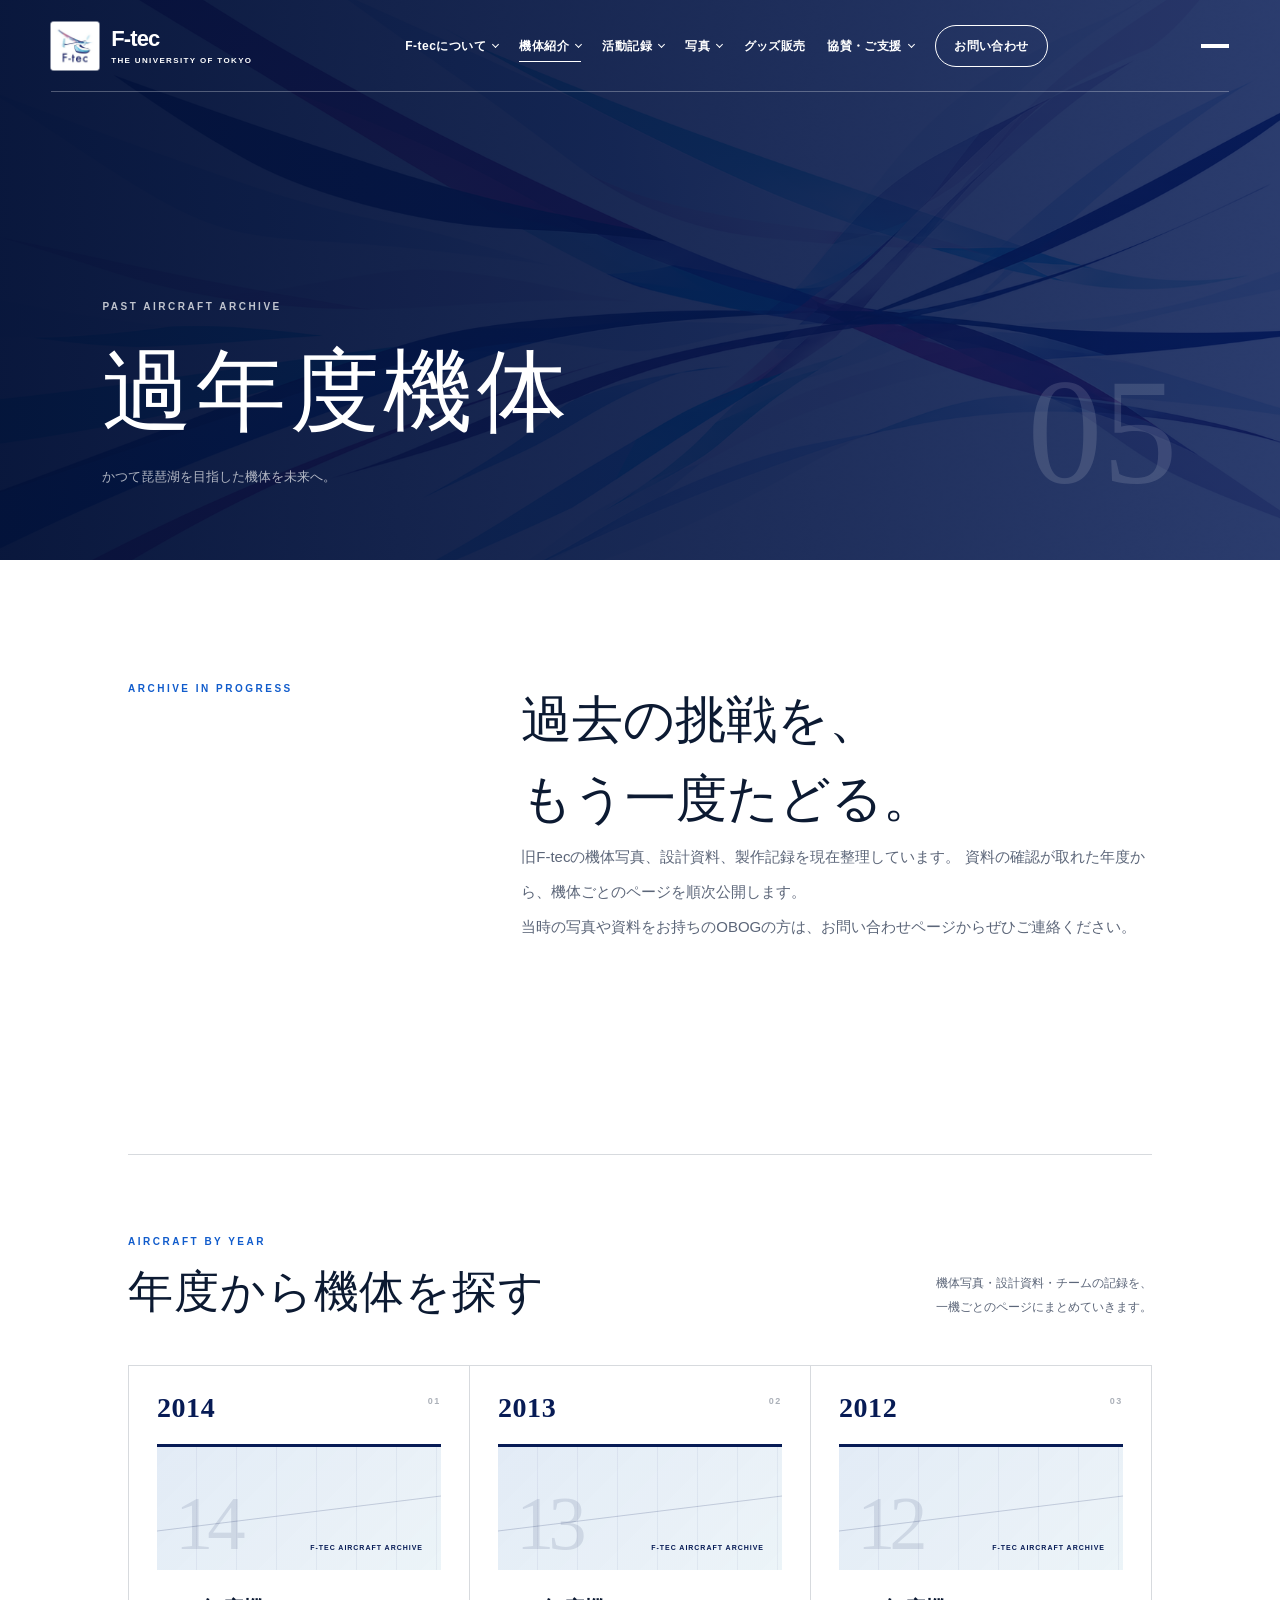
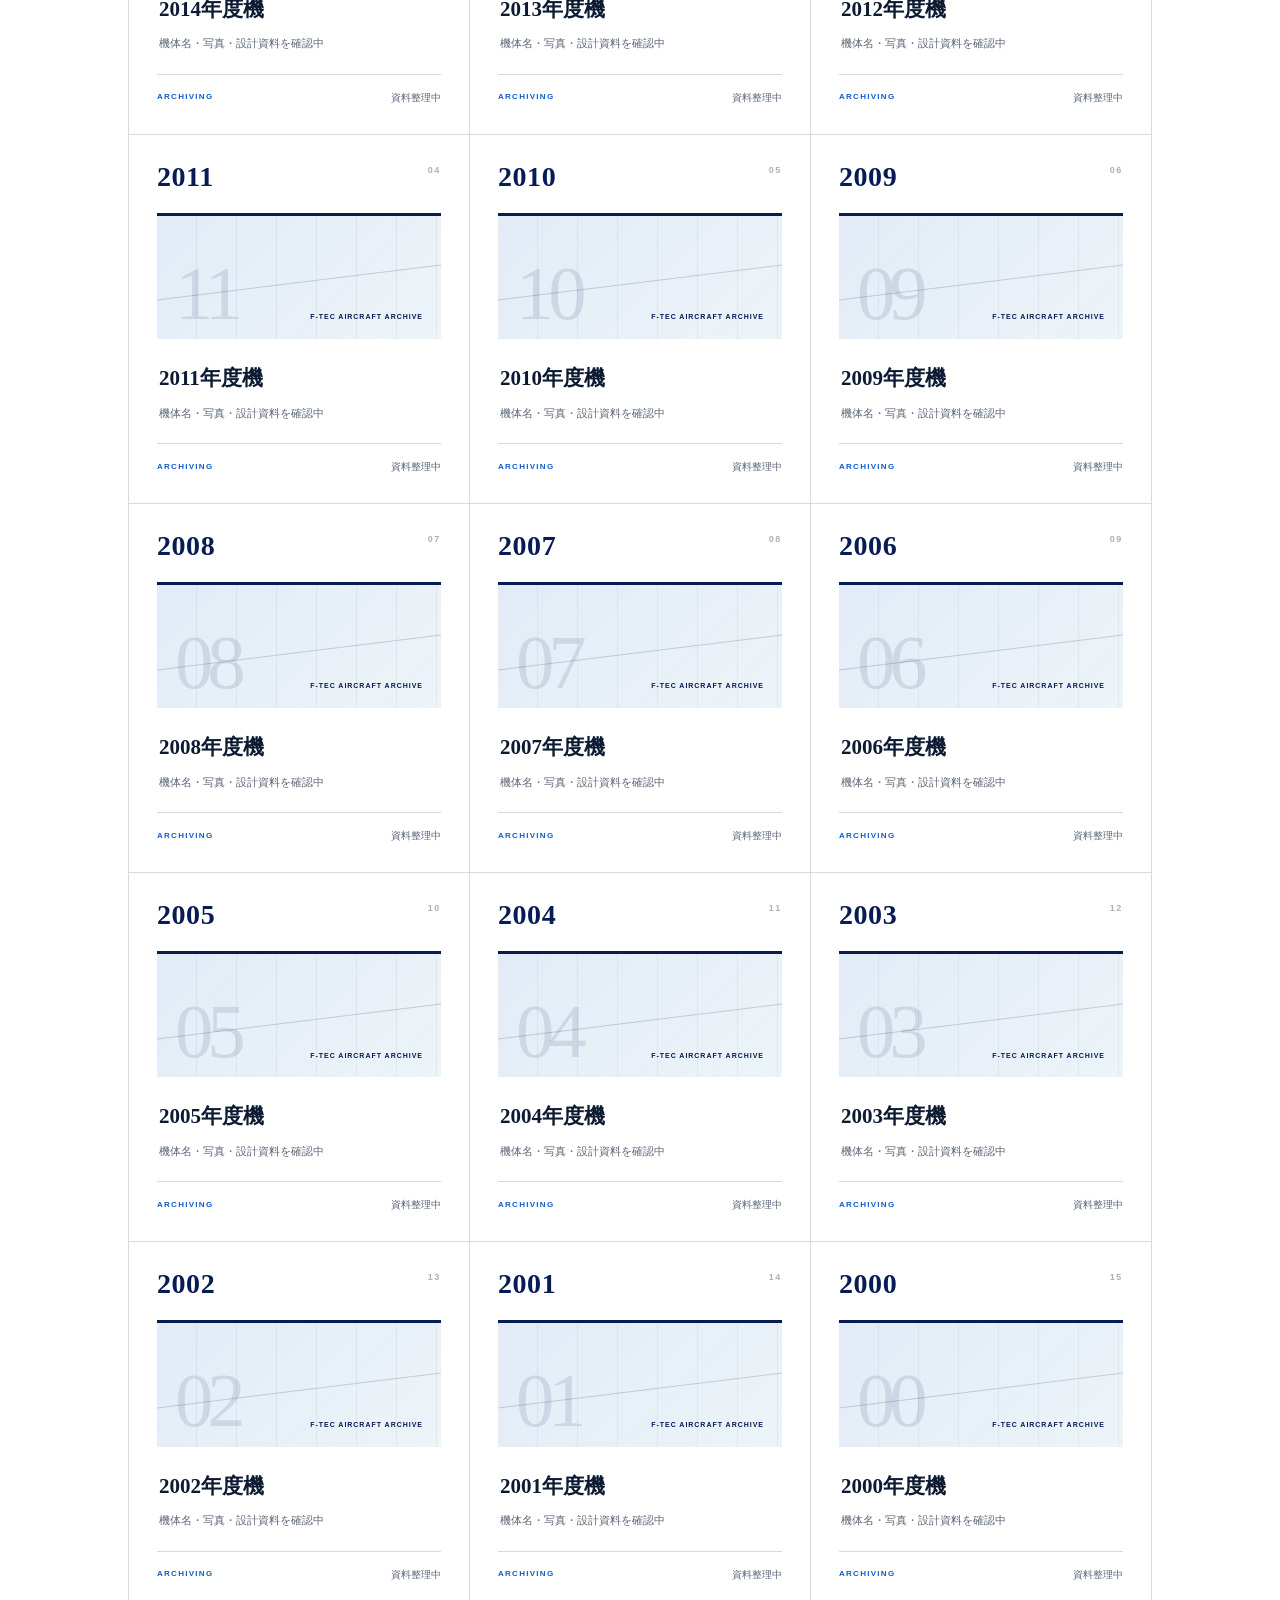
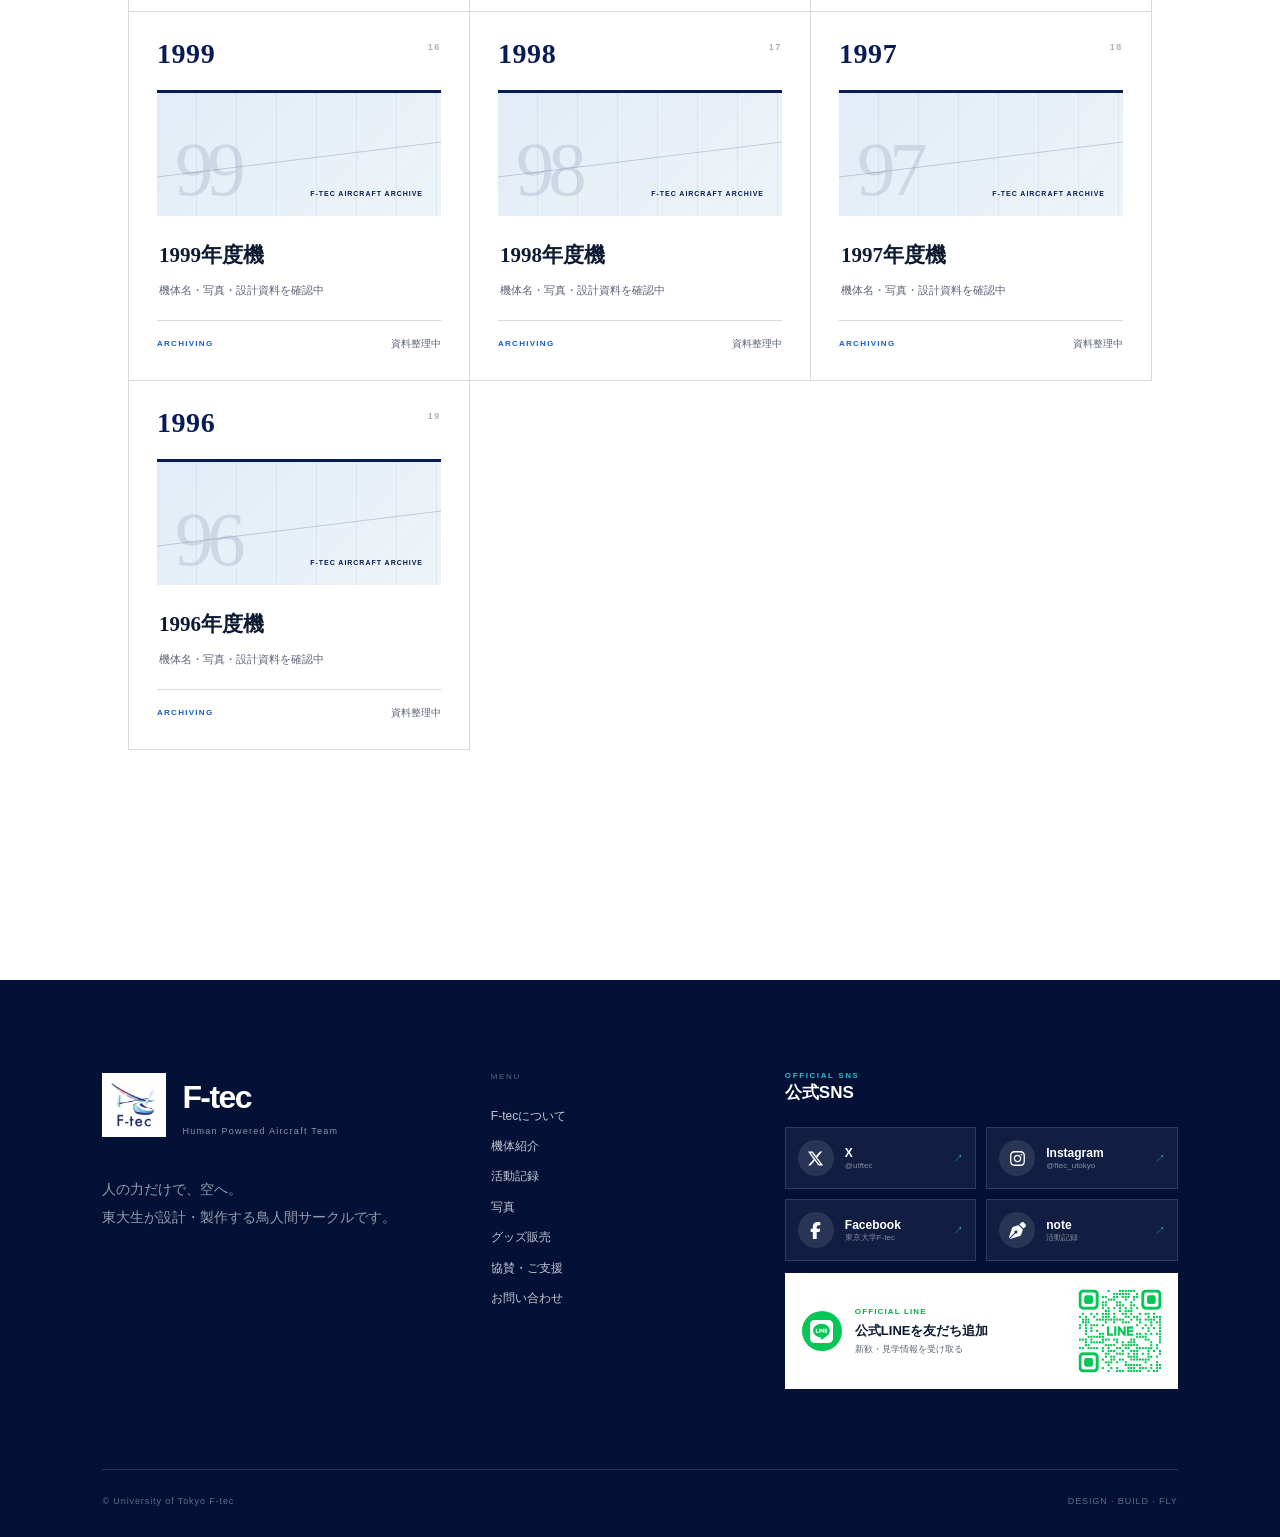
<file: aircraft/archive/index.html>
<!DOCTYPE html>

<html lang="ja">
<head>
<meta charset="utf-8"/>
<meta content="width=device-width, initial-scale=1" name="viewport"/>
<meta content="KdlZljlwu9cl0Le5NKuzPiqqgoqVHouRuHAvvOmVQUE" name="google-site-verification"/>
<title>過年度機体｜東京大学鳥人間サークルF-tec</title>
<meta content="東京大学鳥人間サークルF-tecの過年度機体アーカイブです。2014年度機から1996年度機まで、歴代の人力飛行機とそれぞれの挑戦を年度別に紹介しています。" name="description"/>
<meta content="index, follow, max-image-preview:large" name="robots"/>
<meta content="#031136" name="theme-color"/>
<link href="https://universityoftokyoftec.github.io/ftec-official/aircraft/archive/" rel="canonical"/>
<link href="../../assets/ftec-logo.jpg" rel="icon" type="image/jpeg"/>
<meta content="ja_JP" property="og:locale"/>
<meta content="website" property="og:type"/>
<meta content="東京大学鳥人間サークルF-tec" property="og:site_name"/>
<meta content="過年度機体｜東京大学鳥人間サークルF-tec" property="og:title"/>
<meta content="東京大学鳥人間サークルF-tecの過年度機体アーカイブです。2014年度機から1996年度機まで、歴代の人力飛行機とそれぞれの挑戦を年度別に紹介しています。" property="og:description"/>
<meta content="https://universityoftokyoftec.github.io/ftec-official/aircraft/archive/" property="og:url"/>
<meta content="https://universityoftokyoftec.github.io/ftec-official/assets/seo-media/navigation-design-card.jpg" property="og:image"/>
<meta content="F-tecの人力飛行機設計を紹介する画像" property="og:image:alt"/>
<meta content="summary_large_image" name="twitter:card"/>
<meta content="過年度機体｜東京大学鳥人間サークルF-tec" name="twitter:title"/>
<meta content="東京大学鳥人間サークルF-tecの過年度機体アーカイブです。2014年度機から1996年度機まで、歴代の人力飛行機とそれぞれの挑戦を年度別に紹介しています。" name="twitter:description"/>
<meta content="https://universityoftokyoftec.github.io/ftec-official/assets/seo-media/navigation-design-card.jpg" name="twitter:image"/>
<script type="application/ld+json">
  {
    "@context": "https://schema.org",
    "@graph": [
      {
        "@type": "Organization",
        "@id": "https://universityoftokyoftec.github.io/ftec-official/#organization",
        "name": "東京大学鳥人間サークルF-tec",
        "alternateName": [
          "F-tec",
          "東京大学F-tec",
          "東京大学人力飛行機チームF-tec"
        ],
        "url": "https://universityoftokyoftec.github.io/ftec-official/",
        "logo": "https://universityoftokyoftec.github.io/ftec-official/assets/ftec-logo.jpg",
        "email": "university.of.tokyo.ftec@gmail.com",
        "sameAs": [
          "https://x.com/utftec",
          "https://www.instagram.com/ftec_utokyo/",
          "https://www.facebook.com/profile.php?id=61583818448526",
          "https://note.com/utokyo_ftec"
        ]
      },
      {
        "@type": "CollectionPage",
        "@id": "https://universityoftokyoftec.github.io/ftec-official/aircraft/archive/#webpage",
        "url": "https://universityoftokyoftec.github.io/ftec-official/aircraft/archive/",
        "name": "過年度機体｜東京大学鳥人間サークルF-tec",
        "description": "東京大学鳥人間サークルF-tecの過年度機体アーカイブです。2014年度機から1996年度機まで、歴代の人力飛行機とそれぞれの挑戦を年度別に紹介しています。",
        "about": {
          "@id": "https://universityoftokyoftec.github.io/ftec-official/#organization"
        },
        "primaryImageOfPage": {
          "@type": "ImageObject",
          "url": "https://universityoftokyoftec.github.io/ftec-official/assets/seo-media/navigation-design-card.jpg"
        },
        "mainEntity": {
          "@type": "ItemList",
          "name": "F-tec過年度機体一覧",
          "numberOfItems": 19,
          "itemListElement": [
            {
              "@type": "ListItem",
              "position": 1,
              "name": "2014年度機",
              "url": "https://universityoftokyoftec.github.io/ftec-official/aircraft/archive/#aircraft-2014"
            },
            {
              "@type": "ListItem",
              "position": 2,
              "name": "2013年度機",
              "url": "https://universityoftokyoftec.github.io/ftec-official/aircraft/archive/#aircraft-2013"
            },
            {
              "@type": "ListItem",
              "position": 3,
              "name": "2012年度機",
              "url": "https://universityoftokyoftec.github.io/ftec-official/aircraft/archive/#aircraft-2012"
            },
            {
              "@type": "ListItem",
              "position": 4,
              "name": "2011年度機",
              "url": "https://universityoftokyoftec.github.io/ftec-official/aircraft/archive/#aircraft-2011"
            },
            {
              "@type": "ListItem",
              "position": 5,
              "name": "2010年度機",
              "url": "https://universityoftokyoftec.github.io/ftec-official/aircraft/archive/#aircraft-2010"
            },
            {
              "@type": "ListItem",
              "position": 6,
              "name": "2009年度機",
              "url": "https://universityoftokyoftec.github.io/ftec-official/aircraft/archive/#aircraft-2009"
            },
            {
              "@type": "ListItem",
              "position": 7,
              "name": "2008年度機",
              "url": "https://universityoftokyoftec.github.io/ftec-official/aircraft/archive/#aircraft-2008"
            },
            {
              "@type": "ListItem",
              "position": 8,
              "name": "2007年度機",
              "url": "https://universityoftokyoftec.github.io/ftec-official/aircraft/archive/#aircraft-2007"
            },
            {
              "@type": "ListItem",
              "position": 9,
              "name": "2006年度機",
              "url": "https://universityoftokyoftec.github.io/ftec-official/aircraft/archive/#aircraft-2006"
            },
            {
              "@type": "ListItem",
              "position": 10,
              "name": "2005年度機",
              "url": "https://universityoftokyoftec.github.io/ftec-official/aircraft/archive/#aircraft-2005"
            },
            {
              "@type": "ListItem",
              "position": 11,
              "name": "2004年度機",
              "url": "https://universityoftokyoftec.github.io/ftec-official/aircraft/archive/#aircraft-2004"
            },
            {
              "@type": "ListItem",
              "position": 12,
              "name": "2003年度機",
              "url": "https://universityoftokyoftec.github.io/ftec-official/aircraft/archive/#aircraft-2003"
            },
            {
              "@type": "ListItem",
              "position": 13,
              "name": "2002年度機",
              "url": "https://universityoftokyoftec.github.io/ftec-official/aircraft/archive/#aircraft-2002"
            },
            {
              "@type": "ListItem",
              "position": 14,
              "name": "2001年度機",
              "url": "https://universityoftokyoftec.github.io/ftec-official/aircraft/archive/#aircraft-2001"
            },
            {
              "@type": "ListItem",
              "position": 15,
              "name": "2000年度機",
              "url": "https://universityoftokyoftec.github.io/ftec-official/aircraft/archive/#aircraft-2000"
            },
            {
              "@type": "ListItem",
              "position": 16,
              "name": "1999年度機",
              "url": "https://universityoftokyoftec.github.io/ftec-official/aircraft/archive/#aircraft-1999"
            },
            {
              "@type": "ListItem",
              "position": 17,
              "name": "1998年度機",
              "url": "https://universityoftokyoftec.github.io/ftec-official/aircraft/archive/#aircraft-1998"
            },
            {
              "@type": "ListItem",
              "position": 18,
              "name": "1997年度機",
              "url": "https://universityoftokyoftec.github.io/ftec-official/aircraft/archive/#aircraft-1997"
            },
            {
              "@type": "ListItem",
              "position": 19,
              "name": "1996年度機",
              "url": "https://universityoftokyoftec.github.io/ftec-official/aircraft/archive/#aircraft-1996"
            }
          ]
        },
        "inLanguage": "ja"
      }
    ]
  }
  </script>
<style>/*! tailwindcss v4.2.1 | MIT License | https://tailwindcss.com */@layer theme{:root,:host{--font-sans:ui-sans-serif,system-ui,sans-serif,"Apple Color Emoji","Segoe UI Emoji","Segoe UI Symbol","Noto Color Emoji";--font-mono:ui-monospace,SFMono-Regular,Menlo,Monaco,Consolas,"Liberation Mono","Courier New",monospace;--spacing:.25rem;--default-font-family:var(--font-sans);--default-mono-font-family:var(--font-mono)}}@layer base{*,:after,:before,::backdrop{box-sizing:border-box;border:0 solid;margin:0;padding:0}::file-selector-button{box-sizing:border-box;border:0 solid;margin:0;padding:0}html,:host{-webkit-text-size-adjust:100%;tab-size:4;line-height:1.5;font-family:var(--default-font-family,ui-sans-serif,system-ui,sans-serif,"Apple Color Emoji","Segoe UI Emoji","Segoe UI Symbol","Noto Color Emoji");font-feature-settings:var(--default-font-feature-settings,normal);font-variation-settings:var(--default-font-variation-settings,normal);-webkit-tap-highlight-color:transparent}a{-webkit-text-decoration:inherit}b{font-weight:bolder}:-moz-focusring{outline:auto}img,svg{vertical-align:middle;display:block}button{font:inherit;font-feature-settings:inherit;font-variation-settings:inherit;letter-spacing:inherit;color:inherit;opacity:1;background-color:#0000;border-radius:0}::file-selector-button{font:inherit;font-feature-settings:inherit;font-variation-settings:inherit;letter-spacing:inherit;color:inherit;opacity:1;background-color:#0000;border-radius:0}::file-selector-button{margin-inline-end:4px}::placeholder{opacity:1}@supports (not ((-webkit-appearance:-apple-pay-button))) or (contain-intrinsic-size:1px){::placeholder{color:currentColor}@supports (color:color-mix(in lab,red,red)){::placeholder{color:color-mix(in oklab,currentcolor 50%,transparent)}}}::-webkit-search-decoration{-webkit-appearance:none}::-webkit-date-and-time-value{min-height:1lh;text-align:inherit}::-webkit-datetime-edit{display:inline-flex}::-webkit-datetime-edit-fields-wrapper{padding:0}::-webkit-datetime-edit{padding-block:0}::-webkit-datetime-edit-year-field{padding-block:0}::-webkit-datetime-edit-month-field{padding-block:0}::-webkit-datetime-edit-day-field{padding-block:0}::-webkit-datetime-edit-hour-field{padding-block:0}::-webkit-datetime-edit-minute-field{padding-block:0}::-webkit-datetime-edit-second-field{padding-block:0}::-webkit-datetime-edit-millisecond-field{padding-block:0}::-webkit-datetime-edit-meridiem-field{padding-block:0}::-webkit-calendar-picker-indicator{line-height:1}:-moz-ui-invalid{box-shadow:none}button{appearance:button}::file-selector-button{appearance:button}::-webkit-inner-spin-button{height:auto}::-webkit-outer-spin-button{height:auto}}@layer components;:root{--navy:#071b55;--deep:#031136;--blue:#115ccc;--cyan:#2fb8cf;--magenta:#bd1e77;--ice:#eef6fb;--paper:#f7f8f5;--ink:#0c1a32;--muted:#5c6679;--line:#0c1a3229;--serif:"Yu Mincho","Hiragino Mincho ProN","Noto Serif JP",serif;--sans:"Helvetica Neue","Hiragino Sans","Yu Gothic","Noto Sans JP",Arial,sans-serif}*{box-sizing:border-box}html{scroll-behavior:smooth}article[id]{scroll-margin-top:32px}body{background:var(--paper);color:var(--ink);font-family:var(--sans);-webkit-font-smoothing:antialiased;margin:0;line-height:1.7}a{color:inherit;text-decoration:none}img{max-width:100%;display:block}button,a{-webkit-tap-highlight-color:transparent}::selection{background:var(--blue);color:#fff}.site-header{z-index:40;justify-content:space-between;align-items:center;height:92px;padding:0 clamp(24px,4vw,72px);display:flex;position:absolute;top:0;left:0;right:0}.site-header:after{content:"";background:#071b551a;height:1px;position:absolute;bottom:0;left:clamp(24px,4vw,72px);right:clamp(24px,4vw,72px)}.site-header--light{color:#fff}.site-header--light:after{background:#ffffff47}.brand{z-index:51;align-items:center;gap:12px;display:inline-flex;position:relative}.brand-mark{background:#fff;border-radius:3px;width:48px;height:48px;overflow:hidden;box-shadow:0 0 0 1px #ffffff80}.brand-mark img{object-fit:cover;width:100%;height:100%}.brand-copy{flex-direction:column;gap:7px;line-height:1;display:flex}.brand-copy b{letter-spacing:-.04em;font-size:22px;font-weight:700}.brand-copy small{letter-spacing:.17em;font-size:8px;font-weight:600}.desktop-nav{letter-spacing:.04em;align-items:center;gap:clamp(14px,1.65vw,28px);font-size:12px;font-weight:600;display:flex}.nav-group{position:relative}.nav-group__trigger{color:inherit;cursor:pointer;font:inherit;letter-spacing:inherit;background:0 0;border:0;align-items:center;gap:7px;padding:10px 0;display:flex;position:relative}.nav-group__trigger:after{content:"";transform-origin:100%;background:currentColor;width:100%;height:1px;transition:transform .3s;position:absolute;bottom:4px;left:0;transform:scaleX(0)}.nav-group:hover .nav-group__trigger:after,.nav-group:focus-within .nav-group__trigger:after,.nav-group.is-active .nav-group__trigger:after,.nav-group.is-open .nav-group__trigger:after{transform-origin:0;transform:scaleX(1)}.nav-group__caret{border-bottom:1px solid;border-right:1px solid;width:5px;height:5px;margin-top:-3px;transition:transform .22s;transform:rotate(45deg)}.nav-group:hover .nav-group__caret,.nav-group:focus-within .nav-group__caret{transform:translateY(3px) rotate(225deg)}.nav-dropdown{border-top:3px solid var(--cyan);color:var(--ink);opacity:0;pointer-events:none;visibility:hidden;background:#fff;min-width:230px;padding:6px 0;transition:opacity .2s,transform .2s,visibility .2s;position:absolute;top:calc(100% + 16px);left:50%;transform:translate(-50%,-8px);box-shadow:0 18px 45px #0311362e}.nav-dropdown:before{content:"";height:19px;position:absolute;top:-19px;left:0;right:0}.nav-group:hover .nav-dropdown,.nav-group:focus-within .nav-dropdown{opacity:1;pointer-events:auto;visibility:visible;transform:translate(-50%)}.nav-dropdown a{letter-spacing:.02em;border-bottom:1px solid #0c1a3217;justify-content:space-between;align-items:center;padding:13px 18px;font-size:12px;font-weight:500;transition:background .2s,color .2s,padding .2s;display:flex}.nav-dropdown a:last-child{border-bottom:0}.nav-dropdown a:hover,.nav-dropdown a:focus-visible{background:var(--ice);color:var(--blue);padding-left:22px}.nav-dropdown__group{position:relative}.nav-dropdown__submenu-trigger{color:var(--ink);cursor:pointer;font:inherit;letter-spacing:.02em;background:#fff;border:0;border-bottom:1px solid #0c1a3217;justify-content:space-between;align-items:center;width:100%;padding:13px 18px;font-size:12px;font-weight:500;transition:background .2s,color .2s,padding .2s;display:flex}.nav-dropdown__submenu-trigger:hover,.nav-dropdown__submenu-trigger:focus-visible{background:var(--ice);color:var(--blue);padding-left:22px}.nav-subdropdown{border-left:3px solid var(--cyan);opacity:0;pointer-events:none;visibility:hidden;background:#fff;min-width:190px;max-height:min(70vh,640px);padding:6px 0;transition:opacity .2s,transform .2s,visibility .2s;position:absolute;top:-6px;left:calc(100% - 2px);overflow-y:auto;transform:translate(-8px);box-shadow:18px 18px 45px #03113629}.nav-dropdown__group:hover .nav-subdropdown,.nav-dropdown__group:focus-within .nav-subdropdown{opacity:1;pointer-events:auto;visibility:visible;transform:translate(0)}.nav-dropdown a span{color:var(--blue);font-size:11px}.nav-cta{border:1px solid;border-radius:100px;padding:10px 18px;transition:background .25s,color .25s}.nav-cta:hover{color:var(--navy);background:currentColor}.eyebrow{letter-spacing:.25em;margin:0 0 28px;font-size:10px;font-weight:700}.button:hover{transform:translateY(-3px)}.button--outline:hover{color:var(--navy);background:#fff}.text-link:hover span{transform:translate(5px)}.scroll-cue i:after{content:"";background:#fff;width:1px;height:28px;animation:1.8s infinite scrollLine;position:absolute;top:-28px;left:0}.eyebrow{color:var(--blue)}.eyebrow--light{color:#ffffffbd}.field-notes figure:after{content:"";pointer-events:none;background:linear-gradient(#0000 65%,#020a1eb3);position:absolute;inset:0}.field-notes figure:hover img.is-active{transform:scale(1.025)}.field-notes__controls button:hover,.field-notes__controls button:focus-visible{background:var(--blue);border-color:#fff;outline:none}.aircraft-feature__visual:after{background:linear-gradient(90deg,transparent 65%,var(--navy));content:"";position:absolute;inset:0}.news-card:hover{background:var(--ice);transform:translateY(-4px)}.news-card:hover .news-card__image img{transform:scale(1.035)}.home-link-card:before,.home-link-card:after{content:"";position:absolute;inset:0}.home-link-card:before{background-position:50%;background-repeat:no-repeat;background-size:cover;transition:transform .8s}.home-link-card:after{transition:opacity .35s}.home-link-card:hover:before{transform:scale(1.08)}.home-link-card:hover:after{opacity:.9}.home-link-card--design:before{background-image:url(../../assets/seo-media/navigation-design-card.jpg);background-position:48%}.home-link-card--design:after{background:linear-gradient(90deg,#f3f9fcf7 0%,#f3f9fce0 48%,#f3f9fc94 100%),linear-gradient(#2fb8cf0a,#071b5514)}.home-link-card--join:before{background-image:url(../../assets/seo-media/navigation-join-card.jpg);background-position:52% 42%}.home-link-card--join:after{background:linear-gradient(90deg,#031136e6 0%,#071b55ba 58%,#115ccc85 100%),linear-gradient(#115ccc2e,#03113657)}.support-banner:after{content:"";pointer-events:none;background:linear-gradient(90deg,#fff 0% 39%,#ffffffe6 51%,#ffffff14 78%,#0000 100%);position:absolute;inset:0}.site-footer{background:var(--deep);color:#fff;padding:90px clamp(28px,8vw,132px) 28px;position:relative;overflow:hidden}.footer-inner{grid-template-columns:minmax(280px,.95fr) minmax(230px,.62fr) minmax(390px,1.15fr);gap:clamp(42px,5vw,76px);display:grid;position:relative}.footer-brand{align-items:center;gap:16px;display:flex}.footer-brand img{object-fit:cover;width:64px;height:64px}.footer-brand span{flex-direction:column;display:flex}.footer-brand b{letter-spacing:-.05em;font-size:32px}.footer-brand small{color:#ffffff8c;letter-spacing:.14em;font-size:9px}.footer-message{color:#ffffff94;font-family:var(--serif);margin:36px 0 0;font-size:14px;line-height:2}.footer-links{flex-direction:column;gap:10px;display:flex}.footer-links p{color:#ffffff59;letter-spacing:.2em;margin:0 0 12px;font-size:8px}.footer-links a{color:#ffffffc2;font-size:12px}.footer-links a:hover{color:#fff}.footer-social{min-width:0}.footer-social__heading{color:#fff;flex-direction:column;margin:0 0 22px;font-size:17px;font-weight:700;line-height:1.4;display:flex}.footer-social__heading span{color:var(--cyan);letter-spacing:.2em;font-size:8px;font-weight:600}.footer-social__grid{grid-template-columns:repeat(2,minmax(0,1fr));gap:10px;display:grid}.footer-social__link{background:#ffffff0e;border:1px solid #ffffff21;grid-template-columns:36px minmax(0,1fr) auto;align-items:center;gap:11px;min-height:62px;padding:10px 12px;transition:background .22s,border-color .22s,transform .22s;display:grid}.footer-social__link:hover,.footer-social__link:focus-visible{background:#ffffff1c;border-color:#2fb8cfcc;transform:translateY(-2px)}.footer-social__icon{background:#ffffff1a;border-radius:50%;justify-content:center;align-items:center;width:36px;height:36px;font-size:17px;display:flex}.footer-social__link>span:nth-child(2){flex-direction:column;min-width:0;line-height:1.35;display:flex}.footer-social__link b{font-size:12px;font-weight:700}.footer-social__link small{color:#ffffff7a;text-overflow:ellipsis;white-space:nowrap;font-size:8px;overflow:hidden}.footer-social__link i{color:var(--cyan);font-size:10px;font-style:normal}.footer-line{color:var(--ink);background:#fff;justify-content:space-between;align-items:center;min-height:116px;margin-top:12px;padding:12px;transition:transform .22s;display:flex;overflow:hidden}.footer-line:hover,.footer-line:focus-visible{transform:translateY(-2px)}.footer-line__copy{align-items:center;gap:13px;padding-left:5px;display:flex}.footer-line__copy>span:last-child{flex-direction:column;display:flex}.footer-line__icon{color:#fff;background:#06c755;border-radius:50%;flex:0 0 40px;justify-content:center;align-items:center;width:40px;height:40px;font-size:23px;display:flex}.footer-line small{color:#06a848;letter-spacing:.14em;font-size:8px;font-weight:700}.footer-line b{margin-top:2px;font-size:13px}.footer-line em{color:var(--muted);font-size:9px;font-style:normal}.footer-line img{object-fit:contain;background:#fff;flex:0 0 92px;width:92px;height:92px}.footer-bottom{color:#ffffff61;letter-spacing:.1em;border-top:1px solid #ffffff21;justify-content:space-between;align-items:center;margin-top:80px;padding-top:24px;font-size:9px;display:flex;position:relative}.page-hero{background:var(--navy);color:#fff;height:560px;position:relative;overflow:hidden}.page-hero:after{content:"";background:linear-gradient(90deg,#031136eb,#071b558c);position:absolute;inset:0}.page-hero__pattern{opacity:.33;background:url(../../assets/seo-media/ftec-ribbon-flow.png)50%/cover no-repeat;position:absolute;inset:0}.page-hero__inner{z-index:2;justify-content:space-between;align-items:flex-end;display:flex;position:absolute;bottom:72px;left:clamp(28px,8vw,132px);right:clamp(28px,8vw,132px)}.page-hero h1{font-family:var(--serif);letter-spacing:.04em;margin:0;font-size:clamp(54px,7vw,100px);font-weight:500;line-height:1.1}.page-hero__lead{color:#ffffffad;margin:24px 0 0;font-size:13px}.page-index{color:#ffffff21;font-family:var(--serif);font-size:150px;line-height:.75}.page-body{background:#fff;padding:120px clamp(28px,10vw,165px)}.page-intro{grid-template-columns:.65fr 1.35fr;gap:7vw;margin-bottom:120px;display:grid}.page-intro h2,.content-section h2{font-family:var(--serif);margin:0;font-size:clamp(34px,4vw,54px);font-weight:500;line-height:1.55}.page-intro__copy{color:var(--muted);font-size:15px;line-height:2.35}.page-intro__copy p:first-child{margin-top:0}.activity-intro__visual:after{content:"";pointer-events:none;background:linear-gradient(90deg,#fff 0%,#fffffff0 5%,#fff0 24% 78%,#fff 100%),linear-gradient(#fff 0%,#fff0 18% 80%,#fff 100%);position:absolute;inset:0}.sponsor-intro__visual:after{content:"";pointer-events:none;background:linear-gradient(90deg,#fff 0%,#ffffffe6 6%,#fff0 27% 78%,#fff 100%),linear-gradient(#fff 0%,#fff0 17% 82%,#fff 100%);position:absolute;inset:0}.sponsor-intro__visual:hover img{filter:saturate(.94) contrast(1.01) brightness(1.04);transform:scale(1.012)}.support-feature__image:after{content:"";pointer-events:none;background:linear-gradient(145deg,#0000 55%,#05204c33);position:absolute;inset:0}.support-feature__image:hover img{filter:saturate(.98) contrast(1.03);transform:scale(1.025)}.content-section{border-top:1px solid var(--line);padding:78px 0}.timeline-item:before{border:3px solid var(--blue);content:"";background:#fff;border-radius:50%;width:15px;height:15px;position:absolute;top:8px;left:-8px}.team-card:after{background:var(--blue);content:"";transform-origin:0;width:100%;height:3px;transition:transform .35s;position:absolute;bottom:0;left:0;transform:scaleX(0)}.team-card:hover:after{transform:scaleX(1)}.team-card__media:before{content:"";mix-blend-mode:multiply;pointer-events:none;z-index:1;background:linear-gradient(135deg,#071b5538,#115ccc0a 62%,#2fb8cf14);position:absolute;inset:0}.team-card__media:after{background:linear-gradient(180deg,var(--paper) 0%,#f7f8f547 12%,transparent 28%,transparent 84%,var(--paper) 100%),linear-gradient(90deg,var(--paper) 0%,transparent 6%,transparent 94%,var(--paper) 100%);content:"";pointer-events:none;z-index:2;position:absolute;inset:0}.team-card:hover .team-card__media img{transform:scale(1.025)}.team-card--featured .team-card__media:after{background:linear-gradient(90deg,var(--deep) 0%,#03113680 14%,transparent 40%),linear-gradient(180deg,var(--deep) 0%,transparent 15%,transparent 85%,var(--deep) 100%)}.teams-collaboration:after{content:"";border:1px solid #ffffff14;border-radius:50%;width:520px;height:520px;position:absolute;top:-240px;right:-120px}.aircraft-year-archive{padding-bottom:110px}.aircraft-year-archive__heading{justify-content:space-between;align-items:flex-end;margin-bottom:42px;display:flex}.aircraft-year-archive__heading .eyebrow{color:var(--blue);margin-bottom:12px}.aircraft-year-archive__heading h2{font-family:var(--serif);letter-spacing:.02em;margin:0;font-size:clamp(32px,3.5vw,48px);font-weight:500;line-height:1.35}.aircraft-year-archive__heading>p{color:var(--muted);margin:0 0 4px;font-size:12px;line-height:2}.aircraft-year-grid{border-left:1px solid var(--line);border-top:1px solid var(--line);grid-template-columns:repeat(3,minmax(0,1fr));display:grid}.aircraft-year-card{border-bottom:1px solid var(--line);border-right:1px solid var(--line);background:#fff;min-width:0;padding:28px;transition:background .25s,box-shadow .25s,transform .25s;position:relative}.aircraft-year-card:hover{z-index:1;background:#fbfdff;transform:translateY(-3px);box-shadow:0 18px 40px #03113617}.aircraft-year-card__top{justify-content:space-between;align-items:flex-start;margin-bottom:22px;display:flex}.aircraft-year-card__top time{color:var(--navy);font-family:var(--serif);letter-spacing:.02em;font-size:28px;font-weight:600;line-height:1}.aircraft-year-card__top>span{color:#0c1a3257;letter-spacing:.18em;font-size:9px;font-weight:700}.aircraft-year-card__visual{aspect-ratio:2.25;border-top:3px solid var(--navy);background:linear-gradient(135deg,#115ccc14,#2fb8cf0a),repeating-linear-gradient(90deg,#0000 0 39px,#071b550e 39px 40px),#f4f7fa;justify-content:space-between;align-items:flex-end;padding:16px 18px;display:flex;position:relative;overflow:hidden}.aircraft-year-card__visual:after{content:"";border-top:1px solid #071b552e;width:120%;position:absolute;top:54%;left:-10%;transform:rotate(-7deg)}.aircraft-year-card__visual b{color:#071b551c;font-family:var(--serif);letter-spacing:-.08em;font-size:clamp(58px,6vw,88px);font-weight:500;line-height:.76}.aircraft-year-card__visual span{color:var(--navy);letter-spacing:.14em;z-index:1;font-size:7px;font-weight:700;position:relative}.aircraft-year-card__body{min-height:104px;padding:22px 2px 16px}.aircraft-year-card__body h3{font-family:var(--serif);margin:0 0 7px;font-size:21px;font-weight:600}.aircraft-year-card__body p{color:var(--muted);margin:0;font-size:11px;line-height:1.8}.aircraft-year-card__status{border-top:1px solid var(--line);justify-content:space-between;align-items:center;padding-top:14px;display:flex}.aircraft-year-card__status span{color:var(--blue);letter-spacing:.16em;font-size:8px;font-weight:700}.aircraft-year-card__status b{color:var(--muted);font-size:10px;font-weight:500}.note-post-card:hover{background:var(--ice);transform:translateY(-4px)}.note-post-card:hover .note-post-card__image img{transform:scale(1.035)}.social-platform-tabs button:after{background:var(--blue);content:"";height:3px;transition:transform .2s;position:absolute;bottom:-1px;left:12px;right:12px;transform:scaleX(0)}.social-platform-tabs button.is-active:after{transform:scaleX(1)}@keyframes social-panel-in{0%{opacity:0;transform:translateY(8px)}to{opacity:1;transform:translateY(0)}}.post-row:hover{background:var(--ice);padding-left:18px;padding-right:18px}.gallery-item:hover img{transform:scale(1.03)}.sponsor-card:after{background:linear-gradient(90deg,var(--blue),#7bc8eb);content:"";transform-origin:0;width:calc(100% - 60px);height:3px;transition:transform .24s;position:absolute;bottom:0;left:30px;transform:scaleX(0)}.sponsor-card:hover:after{transform:scaleX(1)}.sponsor-card__icon:after{content:"";border:1px solid #115ccc1f;border-radius:50%;position:absolute;inset:5px}.sponsor-callout:after,.join-callout:after{content:"";opacity:.17;background:url(../../assets/seo-media/ftec-ribbon-flow.png)50%/cover no-repeat;position:absolute;inset:0 0 0 45%}.sponsor-callout:after{background:linear-gradient(90deg,var(--navy) 0%,var(--navy) 42%,#071b55eb 54%,#071b5575 78%,#071b5542 100%);opacity:1;pointer-events:none;z-index:1;inset:0}.form-control input:focus,.form-control select:focus,.form-control textarea:focus{border-color:var(--blue);box-shadow:0 0 0 3px #115ccc1a}.form-actions .button:disabled{cursor:wait;opacity:.55}@keyframes heroReveal{0%{opacity:0;transform:scale(1.06)}to{opacity:1;transform:scale(1)}}@keyframes riseIn{0%{opacity:0;transform:translateY(24px)}to{opacity:1;transform:translateY(0)}}@keyframes scrollLine{0%{transform:translateY(0)}to{transform:translateY(110px)}}@media (width<=1100px){.footer-inner{grid-template-columns:minmax(280px,1fr) minmax(230px,.72fr)}.footer-social{grid-column:1/-1;max-width:720px}.desktop-nav{display:none}.menu-button{z-index:51;background:0 0;border:0;flex-direction:column;justify-content:center;gap:7px;width:46px;height:46px;padding:10px 0 10px 14px;display:flex;position:relative}.mobile-menu{background:var(--deep);color:#fff;opacity:0;pointer-events:none;z-index:50;transition:opacity .3s,transform .3s;display:block;position:fixed;inset:0;transform:translateY(-18px)}.mobile-menu:after{content:"";opacity:.1;background:url(../../assets/seo-media/ftec-ribbon-flow.png)50%/cover no-repeat;position:absolute;inset:0}.aircraft-feature__visual:after{background:linear-gradient(0deg,var(--navy),transparent 40%)}}@media (width<=760px){.sponsor-intro__visual:after{background:linear-gradient(90deg,#fff 0%,#fff0 15% 85%,#fff 100%),linear-gradient(#fff 0%,#fff0 12% 82%,#fff 100%)}.site-header{height:76px;padding:0 20px}.site-header:after{left:20px;right:20px}.brand-mark{width:40px;height:40px}.brand-copy b{font-size:19px}.brand-copy small{font-size:6px}.page-intro{grid-template-columns:1fr;gap:25px}.support-banner:after{background:linear-gradient(#fff 0% 48%,#fffffff2 59%,#ffffff14 82%,#0000 100%)}.site-footer{padding:70px 24px 24px}.footer-inner{grid-template-columns:1fr}.footer-links{gap:20px}.footer-social__grid{grid-template-columns:1fr}.footer-line{max-width:430px}.footer-bottom{flex-direction:column;align-items:flex-start;gap:8px}.page-hero{height:490px}.page-hero__inner{bottom:55px;left:24px;right:24px}.page-hero h1{font-size:50px}.page-index{display:none}.page-body{padding:82px 24px}.page-intro{margin-bottom:80px}.aircraft-year-archive{padding-bottom:80px}.aircraft-year-archive__heading{flex-direction:column;align-items:flex-start;gap:20px}.aircraft-year-archive__heading>p br{display:none}.aircraft-year-grid{grid-template-columns:1fr}.aircraft-year-card{padding:22px}.aircraft-year-card__visual{aspect-ratio:2.55}.sponsor-callout:after{background:linear-gradient(180deg,var(--navy) 0%,var(--navy) 44%,#071b55eb 58%,#071b5561 84%,#071b5538 100%)}}@media (prefers-reduced-motion:reduce){*,:before,:after{scroll-behavior:auto!important;transition-duration:.01ms!important;animation-duration:.01ms!important;animation-iteration-count:1!important}}</style>
<style>.sf-hidden{display:none!important}</style>
<style id="ftec-static-fixes">
/* GitHub/Vercel移植版で追加した補修スタイル */
.menu-button > span {
  display: block;
  width: 28px;
  height: 1.5px;
  background: currentColor;
  transform-origin: center;
  transition: transform .25s ease, opacity .2s ease;
}
.menu-button.ftec-open > span:nth-child(1) { transform: translateY(8.5px) rotate(45deg); }
.menu-button.ftec-open > span:nth-child(2) { opacity: 0; }
.menu-button.ftec-open > span:nth-child(3) { transform: translateY(-8.5px) rotate(-45deg); }
.mobile-menu.ftec-open { opacity: 1; pointer-events: auto; transform: translateY(0); }
.mobile-menu::after { pointer-events: none; }
body.ftec-menu-open { overflow: hidden; }
.ftec-mobile-inner {
  position: relative;
  z-index: 1;
  min-height: 100%;
  padding: 104px clamp(22px, 7vw, 52px) 52px;
  overflow-y: auto;
}
.ftec-mobile-kicker {
  margin: 0 0 30px;
  color: var(--cyan, #40d9ff);
  font-size: 10px;
  font-weight: 700;
  letter-spacing: .22em;
}
.ftec-mobile-nav { border-top: 1px solid rgba(255,255,255,.22); }
.ftec-mobile-section { border-bottom: 1px solid rgba(255,255,255,.18); }
.ftec-mobile-summary {
  list-style: none;
  cursor: pointer;
  display: flex;
  justify-content: space-between;
  align-items: center;
  padding: 18px 0;
  font-size: clamp(18px, 5vw, 25px);
  font-weight: 600;
  letter-spacing: .02em;
}
.ftec-mobile-summary::-webkit-details-marker { display: none; }
.ftec-mobile-summary::after { content: '+'; font-size: 25px; font-weight: 300; transition: transform .2s ease; }
.ftec-mobile-section[open] .ftec-mobile-summary::after { transform: rotate(45deg); }
.ftec-mobile-links { display: grid; gap: 1px; padding: 0 0 16px 12px; }
.ftec-mobile-links a {
  display: flex;
  justify-content: space-between;
  gap: 20px;
  padding: 10px 0;
  color: rgba(255,255,255,.78);
  font-size: 13px;
  letter-spacing: .04em;
}
.ftec-mobile-links a::after { content: '→'; color: var(--cyan, #40d9ff); }
.ftec-mobile-links a[target='_blank']::after { content: '↗'; }
.ftec-mobile-contact {
  display: flex;
  justify-content: space-between;
  align-items: center;
  margin-top: 24px;
  padding: 17px 18px;
  background: var(--cyan, #40d9ff);
  color: var(--deep, #031136);
  font-weight: 700;
  letter-spacing: .04em;
}
.ftec-mobile-contact::after { content: '→'; }
@media (width > 1100px) {
  .mobile-menu { display: none !important; }
}
/* SingleFile保存時に固定された表示状態を自然に戻す */
.field-notes__slides img { transition: opacity .35s ease; }
/* 問い合わせ送信時の補助表示 */
.ftec-form-note {
  margin-top: 12px;
  font-size: 12px;
  line-height: 1.7;
  color: #526078;
}
</style>
</head>
<body>
<main><section class="page-hero"><header class="site-header site-header--light"><a aria-label="F-tec トップページ" class="brand" href="../../"><span class="brand-mark"><img alt="F-tecロゴ" decoding="async" loading="lazy" src="../../assets/ftec-logo.jpg"/></span><span class="brand-copy"><b>F-tec</b><small>THE UNIVERSITY OF TOKYO</small></span></a><nav aria-label="メインナビゲーション" class="desktop-nav"><div class="nav-group"><button aria-expanded="false" aria-haspopup="true" class="nav-group__trigger" type="button">F-tecについて<span aria-hidden="true" class="nav-group__caret"></span></button><div class="nav-dropdown"><a href="../../about/">F-tecとは<span aria-hidden="true">→</span></a><a href="../../about/#history">活動の歩み<span aria-hidden="true">→</span></a><a href="../../about/teams/">班紹介<span aria-hidden="true">→</span></a><a href="../../join/">入会案内<span aria-hidden="true">→</span></a></div></div><div class="nav-group is-active"><button aria-expanded="false" aria-haspopup="true" class="nav-group__trigger" type="button">機体紹介<span aria-hidden="true" class="nav-group__caret"></span></button><div class="nav-dropdown"><a href="../tansei-zero/">たんせい零號<span aria-hidden="true">→</span></a><div class="nav-dropdown__group"><button aria-expanded="false" class="nav-dropdown__submenu-trigger" type="button">過年度機体<span aria-hidden="true">→</span></button><div class="nav-subdropdown"><a href="#aircraft-2014">2014年度機<span aria-hidden="true">→</span></a><a href="#aircraft-2013">2013年度機<span aria-hidden="true">→</span></a><a href="#aircraft-2012">2012年度機<span aria-hidden="true">→</span></a><a href="#aircraft-2011">2011年度機<span aria-hidden="true">→</span></a><a href="#aircraft-2010">2010年度機<span aria-hidden="true">→</span></a><a href="#aircraft-2009">2009年度機<span aria-hidden="true">→</span></a><a href="#aircraft-2008">2008年度機<span aria-hidden="true">→</span></a><a href="#aircraft-2007">2007年度機<span aria-hidden="true">→</span></a><a href="#aircraft-2006">2006年度機<span aria-hidden="true">→</span></a><a href="#aircraft-2005">2005年度機<span aria-hidden="true">→</span></a><a href="#aircraft-2004">2004年度機<span aria-hidden="true">→</span></a><a href="#aircraft-2003">2003年度機<span aria-hidden="true">→</span></a><a href="#aircraft-2002">2002年度機<span aria-hidden="true">→</span></a><a href="#aircraft-2001">2001年度機<span aria-hidden="true">→</span></a><a href="#aircraft-2000">2000年度機<span aria-hidden="true">→</span></a><a href="#aircraft-1999">1999年度機<span aria-hidden="true">→</span></a><a href="#aircraft-1998">1998年度機<span aria-hidden="true">→</span></a><a href="#aircraft-1997">1997年度機<span aria-hidden="true">→</span></a><a href="#aircraft-1996">1996年度機<span aria-hidden="true">→</span></a></div></div></div></div><div class="nav-group"><button aria-expanded="false" aria-haspopup="true" class="nav-group__trigger" type="button">活動記録<span aria-hidden="true" class="nav-group__caret"></span></button><div class="nav-dropdown"><a href="../../activity/#latest">最新の活動記録<span aria-hidden="true">→</span></a><a href="https://note.com/utokyo_ftec" rel="noopener noreferrer" target="_blank">F-tec公式note<span aria-hidden="true">↗</span></a><div class="nav-dropdown__group"><button aria-expanded="false" class="nav-dropdown__submenu-trigger" type="button">SNS<span aria-hidden="true">→</span></button><div class="nav-subdropdown"><a href="https://x.com/utftec" rel="noopener noreferrer" target="_blank">X<span aria-hidden="true">↗</span></a><a href="https://www.instagram.com/ftec_utokyo/" rel="noopener noreferrer" target="_blank">Instagram<span aria-hidden="true">↗</span></a><a href="https://www.facebook.com/profile.php?id=61583818448526" rel="noopener noreferrer" target="_blank">Facebook<span aria-hidden="true">↗</span></a></div></div></div></div><div class="nav-group"><button aria-expanded="false" aria-haspopup="true" class="nav-group__trigger" type="button">写真<span aria-hidden="true" class="nav-group__caret"></span></button><div class="nav-dropdown"><a href="../../gallery/production/">TFの風景<span aria-hidden="true">→</span></a><a href="../../gallery/workshop/">作業場の風景<span aria-hidden="true">→</span></a></div></div><a class="nav-direct-link" href="../../goods/">グッズ販売</a><div class="nav-group"><button aria-expanded="false" aria-haspopup="true" class="nav-group__trigger" type="button">協賛・ご支援<span aria-hidden="true" class="nav-group__caret"></span></button><div class="nav-dropdown"><a href="../../sponsors/#donation">寄付<span aria-hidden="true">→</span></a><a href="../../sponsors/#crowdfunding">クラウドファンディング<span aria-hidden="true">→</span></a><a href="../../sponsors/#partners">協賛企業一覧<span aria-hidden="true">→</span></a><a href="../../sponsors/#support">協賛について<span aria-hidden="true">→</span></a></div></div><a class="nav-cta" href="../../contact/">お問い合わせ</a></nav><button aria-expanded="false" aria-label="メニューを開く" class="menu-button" type="button"></button><div class="mobile-menu"></div></header><div aria-hidden="true" class="page-hero__pattern"></div><div class="page-hero__inner"><div><p class="eyebrow eyebrow--light">PAST AIRCRAFT ARCHIVE<h1>過年度機体</h1><p class="page-hero__lead">かつて琵琶湖を目指した機体を未来へ。</p></p></div><span class="page-index">05</span></div></section><div class="page-body"><section class="page-intro"><p class="eyebrow">ARCHIVE IN PROGRESS<div><h2>過去の挑戦を、<br/>もう一度たどる。</h2><div class="page-intro__copy"><p>旧F-tecの機体写真、設計資料、製作記録を現在整理しています。 資料の確認が取れた年度から、機体ごとのページを順次公開します。<p>当時の写真や資料をお持ちのOBOGの方は、お問い合わせページからぜひご連絡ください。</p></p></div></div></p></section><section class="content-section aircraft-year-archive"><div class="aircraft-year-archive__heading"><div><p class="eyebrow">AIRCRAFT BY YEAR<h2>年度から機体を探す</h2></p></div><p>機体写真・設計資料・チームの記録を、<br/>一機ごとのページにまとめていきます。</p></div><div class="aircraft-year-grid"><article class="aircraft-year-card" id="aircraft-2014"><div class="aircraft-year-card__top"><time datetime="2014">2014</time><span>01</span></div><div aria-hidden="true" class="aircraft-year-card__visual"><b>14</b><span>F-TEC AIRCRAFT ARCHIVE</span></div><div class="aircraft-year-card__body"><h3>2014年度機</h3><p>機体名・写真・設計資料を確認中</p></div><div class="aircraft-year-card__status"><span>ARCHIVING</span><b>資料整理中</b></div></article><article class="aircraft-year-card" id="aircraft-2013"><div class="aircraft-year-card__top"><time datetime="2013">2013</time><span>02</span></div><div aria-hidden="true" class="aircraft-year-card__visual"><b>13</b><span>F-TEC AIRCRAFT ARCHIVE</span></div><div class="aircraft-year-card__body"><h3>2013年度機</h3><p>機体名・写真・設計資料を確認中</p></div><div class="aircraft-year-card__status"><span>ARCHIVING</span><b>資料整理中</b></div></article><article class="aircraft-year-card" id="aircraft-2012"><div class="aircraft-year-card__top"><time datetime="2012">2012</time><span>03</span></div><div aria-hidden="true" class="aircraft-year-card__visual"><b>12</b><span>F-TEC AIRCRAFT ARCHIVE</span></div><div class="aircraft-year-card__body"><h3>2012年度機</h3><p>機体名・写真・設計資料を確認中</p></div><div class="aircraft-year-card__status"><span>ARCHIVING</span><b>資料整理中</b></div></article><article class="aircraft-year-card" id="aircraft-2011"><div class="aircraft-year-card__top"><time datetime="2011">2011</time><span>04</span></div><div aria-hidden="true" class="aircraft-year-card__visual"><b>11</b><span>F-TEC AIRCRAFT ARCHIVE</span></div><div class="aircraft-year-card__body"><h3>2011年度機</h3><p>機体名・写真・設計資料を確認中</p></div><div class="aircraft-year-card__status"><span>ARCHIVING</span><b>資料整理中</b></div></article><article class="aircraft-year-card" id="aircraft-2010"><div class="aircraft-year-card__top"><time datetime="2010">2010</time><span>05</span></div><div aria-hidden="true" class="aircraft-year-card__visual"><b>10</b><span>F-TEC AIRCRAFT ARCHIVE</span></div><div class="aircraft-year-card__body"><h3>2010年度機</h3><p>機体名・写真・設計資料を確認中</p></div><div class="aircraft-year-card__status"><span>ARCHIVING</span><b>資料整理中</b></div></article><article class="aircraft-year-card" id="aircraft-2009"><div class="aircraft-year-card__top"><time datetime="2009">2009</time><span>06</span></div><div aria-hidden="true" class="aircraft-year-card__visual"><b>09</b><span>F-TEC AIRCRAFT ARCHIVE</span></div><div class="aircraft-year-card__body"><h3>2009年度機</h3><p>機体名・写真・設計資料を確認中</p></div><div class="aircraft-year-card__status"><span>ARCHIVING</span><b>資料整理中</b></div></article><article class="aircraft-year-card" id="aircraft-2008"><div class="aircraft-year-card__top"><time datetime="2008">2008</time><span>07</span></div><div aria-hidden="true" class="aircraft-year-card__visual"><b>08</b><span>F-TEC AIRCRAFT ARCHIVE</span></div><div class="aircraft-year-card__body"><h3>2008年度機</h3><p>機体名・写真・設計資料を確認中</p></div><div class="aircraft-year-card__status"><span>ARCHIVING</span><b>資料整理中</b></div></article><article class="aircraft-year-card" id="aircraft-2007"><div class="aircraft-year-card__top"><time datetime="2007">2007</time><span>08</span></div><div aria-hidden="true" class="aircraft-year-card__visual"><b>07</b><span>F-TEC AIRCRAFT ARCHIVE</span></div><div class="aircraft-year-card__body"><h3>2007年度機</h3><p>機体名・写真・設計資料を確認中</p></div><div class="aircraft-year-card__status"><span>ARCHIVING</span><b>資料整理中</b></div></article><article class="aircraft-year-card" id="aircraft-2006"><div class="aircraft-year-card__top"><time datetime="2006">2006</time><span>09</span></div><div aria-hidden="true" class="aircraft-year-card__visual"><b>06</b><span>F-TEC AIRCRAFT ARCHIVE</span></div><div class="aircraft-year-card__body"><h3>2006年度機</h3><p>機体名・写真・設計資料を確認中</p></div><div class="aircraft-year-card__status"><span>ARCHIVING</span><b>資料整理中</b></div></article><article class="aircraft-year-card" id="aircraft-2005"><div class="aircraft-year-card__top"><time datetime="2005">2005</time><span>10</span></div><div aria-hidden="true" class="aircraft-year-card__visual"><b>05</b><span>F-TEC AIRCRAFT ARCHIVE</span></div><div class="aircraft-year-card__body"><h3>2005年度機</h3><p>機体名・写真・設計資料を確認中</p></div><div class="aircraft-year-card__status"><span>ARCHIVING</span><b>資料整理中</b></div></article><article class="aircraft-year-card" id="aircraft-2004"><div class="aircraft-year-card__top"><time datetime="2004">2004</time><span>11</span></div><div aria-hidden="true" class="aircraft-year-card__visual"><b>04</b><span>F-TEC AIRCRAFT ARCHIVE</span></div><div class="aircraft-year-card__body"><h3>2004年度機</h3><p>機体名・写真・設計資料を確認中</p></div><div class="aircraft-year-card__status"><span>ARCHIVING</span><b>資料整理中</b></div></article><article class="aircraft-year-card" id="aircraft-2003"><div class="aircraft-year-card__top"><time datetime="2003">2003</time><span>12</span></div><div aria-hidden="true" class="aircraft-year-card__visual"><b>03</b><span>F-TEC AIRCRAFT ARCHIVE</span></div><div class="aircraft-year-card__body"><h3>2003年度機</h3><p>機体名・写真・設計資料を確認中</p></div><div class="aircraft-year-card__status"><span>ARCHIVING</span><b>資料整理中</b></div></article><article class="aircraft-year-card" id="aircraft-2002"><div class="aircraft-year-card__top"><time datetime="2002">2002</time><span>13</span></div><div aria-hidden="true" class="aircraft-year-card__visual"><b>02</b><span>F-TEC AIRCRAFT ARCHIVE</span></div><div class="aircraft-year-card__body"><h3>2002年度機</h3><p>機体名・写真・設計資料を確認中</p></div><div class="aircraft-year-card__status"><span>ARCHIVING</span><b>資料整理中</b></div></article><article class="aircraft-year-card" id="aircraft-2001"><div class="aircraft-year-card__top"><time datetime="2001">2001</time><span>14</span></div><div aria-hidden="true" class="aircraft-year-card__visual"><b>01</b><span>F-TEC AIRCRAFT ARCHIVE</span></div><div class="aircraft-year-card__body"><h3>2001年度機</h3><p>機体名・写真・設計資料を確認中</p></div><div class="aircraft-year-card__status"><span>ARCHIVING</span><b>資料整理中</b></div></article><article class="aircraft-year-card" id="aircraft-2000"><div class="aircraft-year-card__top"><time datetime="2000">2000</time><span>15</span></div><div aria-hidden="true" class="aircraft-year-card__visual"><b>00</b><span>F-TEC AIRCRAFT ARCHIVE</span></div><div class="aircraft-year-card__body"><h3>2000年度機</h3><p>機体名・写真・設計資料を確認中</p></div><div class="aircraft-year-card__status"><span>ARCHIVING</span><b>資料整理中</b></div></article><article class="aircraft-year-card" id="aircraft-1999"><div class="aircraft-year-card__top"><time datetime="1999">1999</time><span>16</span></div><div aria-hidden="true" class="aircraft-year-card__visual"><b>99</b><span>F-TEC AIRCRAFT ARCHIVE</span></div><div class="aircraft-year-card__body"><h3>1999年度機</h3><p>機体名・写真・設計資料を確認中</p></div><div class="aircraft-year-card__status"><span>ARCHIVING</span><b>資料整理中</b></div></article><article class="aircraft-year-card" id="aircraft-1998"><div class="aircraft-year-card__top"><time datetime="1998">1998</time><span>17</span></div><div aria-hidden="true" class="aircraft-year-card__visual"><b>98</b><span>F-TEC AIRCRAFT ARCHIVE</span></div><div class="aircraft-year-card__body"><h3>1998年度機</h3><p>機体名・写真・設計資料を確認中</p></div><div class="aircraft-year-card__status"><span>ARCHIVING</span><b>資料整理中</b></div></article><article class="aircraft-year-card" id="aircraft-1997"><div class="aircraft-year-card__top"><time datetime="1997">1997</time><span>18</span></div><div aria-hidden="true" class="aircraft-year-card__visual"><b>97</b><span>F-TEC AIRCRAFT ARCHIVE</span></div><div class="aircraft-year-card__body"><h3>1997年度機</h3><p>機体名・写真・設計資料を確認中</p></div><div class="aircraft-year-card__status"><span>ARCHIVING</span><b>資料整理中</b></div></article><article class="aircraft-year-card" id="aircraft-1996"><div class="aircraft-year-card__top"><time datetime="1996">1996</time><span>19</span></div><div aria-hidden="true" class="aircraft-year-card__visual"><b>96</b><span>F-TEC AIRCRAFT ARCHIVE</span></div><div class="aircraft-year-card__body"><h3>1996年度機</h3><p>機体名・写真・設計資料を確認中</p></div><div class="aircraft-year-card__status"><span>ARCHIVING</span><b>資料整理中</b></div></article></div></section></div></main><footer class="site-footer"><div class="footer-inner"><div><a class="footer-brand" href="../../"><img alt="F-tecロゴ" decoding="async" loading="lazy" src="../../assets/ftec-logo.jpg"/><span><b>F-tec</b><small>Human Powered Aircraft Team</small></span></a><p class="footer-message">人の力だけで、空へ。<br/>東大生が設計・製作する鳥人間サークルです。</p></div><nav aria-label="フッターナビゲーション" class="footer-links"><p>MENU</p><a href="../../about/">F-tecについて</a><a href="../tansei-zero/">機体紹介</a><a href="../../activity/">活動記録</a><a href="../../gallery/production/">写真</a><a href="../../goods/">グッズ販売</a><a href="../../sponsors/">協賛・ご支援</a><a href="../../contact/">お問い合わせ</a></nav><div class="footer-social"><p class="footer-social__heading"><span>OFFICIAL SNS</span>公式SNS<div class="footer-social__grid"><a aria-label="F-tec公式Xを開く" class="footer-social__link" href="https://x.com/utftec" rel="noopener noreferrer" target="_blank"><span aria-hidden="true" class="footer-social__icon"><svg fill="currentColor" height="1em" stroke="currentColor" stroke-width="0" viewbox="0 0 512 512" width="1em" xmlns="http://www.w3.org/2000/svg"><path d="M389.2 48h70.6L305.6 224.2 487 464H345L233.7 318.6 106.5 464H35.8L200.7 275.5 26.8 48H172.4L272.9 180.9 389.2 48zM364.4 421.8h39.1L151.1 88h-42L364.4 421.8z"></path></svg></span><span><b>X</b><small>@utftec</small></span><i aria-hidden="true">↗</i></a><a aria-label="F-tec公式Instagramを開く" class="footer-social__link" href="https://www.instagram.com/ftec_utokyo/" rel="noopener noreferrer" target="_blank"><span aria-hidden="true" class="footer-social__icon"><svg fill="currentColor" height="1em" stroke="currentColor" stroke-width="0" viewbox="0 0 448 512" width="1em" xmlns="http://www.w3.org/2000/svg"><path d="M224.1 141c-63.6 0-114.9 51.3-114.9 114.9s51.3 114.9 114.9 114.9S339 319.5 339 255.9 287.7 141 224.1 141zm0 189.6c-41.1 0-74.7-33.5-74.7-74.7s33.5-74.7 74.7-74.7 74.7 33.5 74.7 74.7-33.6 74.7-74.7 74.7zm146.4-194.3c0 14.9-12 26.8-26.8 26.8-14.9 0-26.8-12-26.8-26.8s12-26.8 26.8-26.8 26.8 12 26.8 26.8zm76.1 27.2c-1.7-35.9-9.9-67.7-36.2-93.9-26.2-26.2-58-34.4-93.9-36.2-37-2.1-147.9-2.1-184.9 0-35.8 1.7-67.6 9.9-93.9 36.1s-34.4 58-36.2 93.9c-2.1 37-2.1 147.9 0 184.9 1.7 35.9 9.9 67.7 36.2 93.9s58 34.4 93.9 36.2c37 2.1 147.9 2.1 184.9 0 35.9-1.7 67.7-9.9 93.9-36.2 26.2-26.2 34.4-58 36.2-93.9 2.1-37 2.1-147.8 0-184.8zM398.8 388c-7.8 19.6-22.9 34.7-42.6 42.6-29.5 11.7-99.5 9-132.1 9s-102.7 2.6-132.1-9c-19.6-7.8-34.7-22.9-42.6-42.6-11.7-29.5-9-99.5-9-132.1s-2.6-102.7 9-132.1c7.8-19.6 22.9-34.7 42.6-42.6 29.5-11.7 99.5-9 132.1-9s102.7-2.6 132.1 9c19.6 7.8 34.7 22.9 42.6 42.6 11.7 29.5 9 99.5 9 132.1s2.7 102.7-9 132.1z"></path></svg></span><span><b>Instagram</b><small>@ftec_utokyo</small></span><i aria-hidden="true">↗</i></a><a aria-label="F-tec公式Facebookを開く" class="footer-social__link" href="https://www.facebook.com/profile.php?id=61583818448526" rel="noopener noreferrer" target="_blank"><span aria-hidden="true" class="footer-social__icon"><svg fill="currentColor" height="1em" stroke="currentColor" stroke-width="0" viewbox="0 0 320 512" width="1em" xmlns="http://www.w3.org/2000/svg"><path d="M80 299.3V512H196V299.3h86.5l18-97.8H196V166.9c0-51.7 20.3-71.5 72.7-71.5c16.3 0 29.4 .4 37 1.2V7.9C291.4 4 256.4 0 236.2 0C129.3 0 80 50.5 80 159.4v42.1H14v97.8H80z"></path></svg></span><span><b>Facebook</b><small>東京大学F-tec</small></span><i aria-hidden="true">↗</i></a><a aria-label="F-tec公式noteを開く" class="footer-social__link" href="https://note.com/utokyo_ftec" rel="noopener noreferrer" target="_blank"><span aria-hidden="true" class="footer-social__icon"><svg fill="currentColor" height="1em" stroke="currentColor" stroke-width="0" viewbox="0 0 512 512" width="1em" xmlns="http://www.w3.org/2000/svg"><path d="M368.4 18.3L312.7 74.1 437.9 199.3l55.7-55.7c21.9-21.9 21.9-57.3 0-79.2L447.6 18.3c-21.9-21.9-57.3-21.9-79.2 0zM288 94.6l-9.2 2.8L134.7 140.6c-19.9 6-35.7 21.2-42.3 41L3.8 445.8c-3.8 11.3-1 23.9 7.3 32.4L164.7 324.7c-3-6.3-4.7-13.3-4.7-20.7c0-26.5 21.5-48 48-48s48 21.5 48 48s-21.5 48-48 48c-7.4 0-14.4-1.7-20.7-4.7L33.7 500.9c8.6 8.3 21.1 11.2 32.4 7.3l264.3-88.6c19.7-6.6 35-22.4 41-42.3l43.2-144.1 2.7-9.2L288 94.6z"></path></svg></span><span><b>note</b><small>活動記録</small></span><i aria-hidden="true">↗</i></a></div><a aria-label="F-tec公式LINEを友だち追加する" class="footer-line" href="https://line.me/R/ti/p/@669fjvcz" rel="noopener noreferrer" target="_blank"><span class="footer-line__copy"><span aria-hidden="true" class="footer-line__icon"><svg fill="currentColor" height="1em" stroke="currentColor" stroke-width="0" viewbox="0 0 512 512" width="1em" xmlns="http://www.w3.org/2000/svg"><path d="M311 196.8v81.3c0 2.1-1.6 3.7-3.7 3.7h-13c-1.3 0-2.4-.7-3-1.5l-37.3-50.3v48.2c0 2.1-1.6 3.7-3.7 3.7h-13c-2.1 0-3.7-1.6-3.7-3.7V196.9c0-2.1 1.6-3.7 3.7-3.7h12.9c1.1 0 2.4 .6 3 1.6l37.3 50.3V196.9c0-2.1 1.6-3.7 3.7-3.7h13c2.1-.1 3.8 1.6 3.8 3.5zm-93.7-3.7h-13c-2.1 0-3.7 1.6-3.7 3.7v81.3c0 2.1 1.6 3.7 3.7 3.7h13c2.1 0 3.7-1.6 3.7-3.7V196.8c0-1.9-1.6-3.7-3.7-3.7zm-31.4 68.1H150.3V196.8c0-2.1-1.6-3.7-3.7-3.7h-13c-2.1 0-3.7 1.6-3.7 3.7v81.3c0 1 .3 1.8 1 2.5c.7 .6 1.5 1 2.5 1h52.2c2.1 0 3.7-1.6 3.7-3.7v-13c0-1.9-1.6-3.7-3.5-3.7zm193.7-68.1H327.3c-1.9 0-3.7 1.6-3.7 3.7v81.3c0 1.9 1.6 3.7 3.7 3.7h52.2c2.1 0 3.7-1.6 3.7-3.7V265c0-2.1-1.6-3.7-3.7-3.7H344V247.7h35.5c2.1 0 3.7-1.6 3.7-3.7V230.9c0-2.1-1.6-3.7-3.7-3.7H344V213.5h35.5c2.1 0 3.7-1.6 3.7-3.7v-13c-.1-1.9-1.7-3.7-3.7-3.7zM512 93.4V419.4c-.1 51.2-42.1 92.7-93.4 92.6H92.6C41.4 511.9-.1 469.8 0 418.6V92.6C.1 41.4 42.2-.1 93.4 0H419.4c51.2 .1 92.7 42.1 92.6 93.4zM441.6 233.5c0-83.4-83.7-151.3-186.4-151.3s-186.4 67.9-186.4 151.3c0 74.7 66.3 137.4 155.9 149.3c21.8 4.7 19.3 12.7 14.4 42.1c-.8 4.7-3.8 18.4 16.1 10.1s107.3-63.2 146.5-108.2c27-29.7 39.9-59.8 39.9-93.1z"></path></svg></span><span><small>OFFICIAL LINE</small><b>公式LINEを友だち追加</b><em>新歓・見学情報を受け取る</em></span></span><img alt="F-tec公式LINEの友だち追加QRコード" decoding="async" loading="lazy" src="../../assets/line-qr.png"/></a></p></div></div><div class="footer-bottom"><span>© University of Tokyo F-tec</span><span>DESIGN · BUILD · FLY</span></div></footer><script id="ftec-static-runtime">
(() => {
  const header = document.querySelector('.site-header');
  const menuButton = header?.querySelector('.menu-button');
  const mobileMenu = header?.querySelector('.mobile-menu');
  const desktopNav = header?.querySelector('.desktop-nav');

  // 保存時に消えたハンバーガーの線を復元
  if (menuButton && !menuButton.children.length) {
    menuButton.innerHTML = '<span></span><span></span><span></span>';
  }

  // デスクトップナビを基にスマホメニューを再生成
  if (mobileMenu && desktopNav) {
    const inner = document.createElement('div');
    inner.className = 'ftec-mobile-inner';
    inner.innerHTML = '<p class="ftec-mobile-kicker">NAVIGATION</p>';
    const nav = document.createElement('nav');
    nav.className = 'ftec-mobile-nav';
    nav.setAttribute('aria-label', 'スマートフォン用メニュー');

    desktopNav.querySelectorAll(':scope > .nav-group, :scope > .nav-direct-link').forEach((item) => {
      if (item.matches('.nav-direct-link')) {
        const direct = item.cloneNode(true);
        direct.className = 'ftec-mobile-direct' + (item.classList.contains('is-active') ? ' is-active' : '');
        nav.appendChild(direct);
        return;
      }

      const group = item;
      const trigger = group.querySelector(':scope > .nav-group__trigger');
      const dropdown = group.querySelector(':scope > .nav-dropdown');
      if (!trigger || !dropdown) return;
      const details = document.createElement('details');
      details.className = 'ftec-mobile-section';
      const summary = document.createElement('summary');
      summary.className = 'ftec-mobile-summary';
      summary.textContent = trigger.childNodes[0]?.textContent?.trim() || trigger.textContent.trim();
      const links = document.createElement('div');
      links.className = 'ftec-mobile-links';

      // 直下のリンク
      dropdown.querySelectorAll(':scope > a').forEach((a) => links.appendChild(a.cloneNode(true)));

      // サブメニュー。過年度機体は一覧への1リンクにまとめ、SNSは各リンクを残す
      dropdown.querySelectorAll(':scope > .nav-dropdown__group').forEach((subgroup) => {
        const subTrigger = subgroup.querySelector(':scope > .nav-dropdown__submenu-trigger');
        const subLinks = [...subgroup.querySelectorAll(':scope > .nav-subdropdown a')];
        const label = subTrigger?.childNodes[0]?.textContent?.trim() || '';
        if (!subLinks.length) return;
        if (label.includes('過年度機体')) {
          const a = subLinks[0].cloneNode(true);
          a.href = a.href.split('#')[0];
          a.textContent = '過年度機体一覧';
          links.appendChild(a);
        } else {
          subLinks.forEach((a) => links.appendChild(a.cloneNode(true)));
        }
      });

      details.append(summary, links);
      nav.appendChild(details);
    });

    const contact = desktopNav.querySelector(':scope > .nav-cta');
    if (contact) {
      const c = contact.cloneNode(true);
      c.className = 'ftec-mobile-contact';
      nav.appendChild(c);
    }
    inner.appendChild(nav);
    mobileMenu.replaceChildren(inner);
  }

  const closeMenu = () => {
    menuButton?.classList.remove('ftec-open');
    mobileMenu?.classList.remove('ftec-open');
    document.body.classList.remove('ftec-menu-open');
    menuButton?.setAttribute('aria-expanded', 'false');
    menuButton?.setAttribute('aria-label', 'メニューを開く');
  };
  const openMenu = () => {
    menuButton?.classList.add('ftec-open');
    mobileMenu?.classList.add('ftec-open');
    document.body.classList.add('ftec-menu-open');
    menuButton?.setAttribute('aria-expanded', 'true');
    menuButton?.setAttribute('aria-label', 'メニューを閉じる');
  };
  menuButton?.addEventListener('click', () => {
    menuButton.classList.contains('ftec-open') ? closeMenu() : openMenu();
  });
  mobileMenu?.addEventListener('click', (e) => {
    if (e.target.closest('a')) closeMenu();
  });
  window.addEventListener('resize', () => { if (window.innerWidth > 1100) closeMenu(); });
  document.addEventListener('keydown', (e) => { if (e.key === 'Escape') closeMenu(); });

  // タッチ端末でもデスクトップのプルダウンをクリック操作できるようにする
  document.querySelectorAll('.nav-group__trigger').forEach((button) => {
    button.addEventListener('click', (e) => {
      e.stopPropagation();
      const group = button.closest('.nav-group');
      const opening = !group.classList.contains('is-open');
      document.querySelectorAll('.nav-group.is-open').forEach((g) => {
        g.classList.remove('is-open');
        g.querySelector('.nav-group__trigger')?.setAttribute('aria-expanded', 'false');
      });
      if (opening) {
        group.classList.add('is-open');
        button.setAttribute('aria-expanded', 'true');
      }
    });
  });
  document.addEventListener('click', () => {
    document.querySelectorAll('.nav-group.is-open').forEach((g) => {
      g.classList.remove('is-open');
      g.querySelector('.nav-group__trigger')?.setAttribute('aria-expanded', 'false');
    });
  });

  // ホームの写真カルーセルを復元
  document.querySelectorAll('.field-notes__carousel').forEach((carousel) => {
    const slides = [...carousel.querySelectorAll('.field-notes__slides img')];
    if (slides.length < 2) return;
    const prev = carousel.querySelector('[aria-label="前の写真"]');
    const next = carousel.querySelector('[aria-label="次の写真"]');
    const counter = carousel.querySelector('.field-notes__controls span');
    let index = Math.max(0, slides.findIndex((img) => img.classList.contains('is-active')));
    const show = (n) => {
      index = (n + slides.length) % slides.length;
      slides.forEach((img, i) => {
        img.classList.toggle('is-active', i === index);
        img.setAttribute('aria-hidden', i === index ? 'false' : 'true');
      });
      if (counter) counter.textContent = `${index + 1} / ${slides.length}`;
    };
    prev?.addEventListener('click', () => show(index - 1));
    next?.addEventListener('click', () => show(index + 1));
    show(index);
  });

  // 問い合わせフォーム：専用サーバーなしでもメールアプリから送れるようにする
  const form = document.querySelector('.contact-form');
  if (form) {
    const message = form.querySelector('#message');
    const count = form.querySelector('.character-count');
    const updateCount = () => { if (message && count) count.textContent = `${message.value.length.toLocaleString()} / 3,000`; };
    message?.addEventListener('input', updateCount);
    updateCount();

    const consent = form.querySelector('.privacy-consent input[type="checkbox"]');
    consent?.setAttribute('required', '');
    const submitArea = form.querySelector('.form-submit');
    if (submitArea && !submitArea.querySelector('.ftec-form-note')) {
      const note = document.createElement('p');
      note.className = 'ftec-form-note';
      note.textContent = '送信ボタンを押すと、お使いのメールアプリが開きます。';
      submitArea.appendChild(note);
    }

    form.addEventListener('submit', (e) => {
      e.preventDefault();
      if (!form.reportValidity()) return;
      if (form.querySelector('#website')?.value) return;
      const val = (id) => form.querySelector(id)?.value?.trim() || '未入力';
      const category = val('#category');
      const subject = val('#subject');
      const body = [
        'F-tec公式サイトのお問い合わせフォームから送信します。',
        '',
        `お問い合わせ種別：${category}`,
        `お名前：${val('#name')}`,
        `ご所属：${val('#organization')}`,
        `メールアドレス：${val('#email')}`,
        `電話番号：${val('#phone')}`,
        '',
        'お問い合わせ内容：',
        val('#message')
      ].join('\n');
      const ok = window.confirm('入力内容をメールアプリに引き継ぎます。よろしいですか？');
      if (!ok) return;
      location.href = `mailto:university.of.tokyo.ftec@gmail.com?subject=${encodeURIComponent(`[Webお問い合わせ] ${subject}`)}&body=${encodeURIComponent(body)}`;
    });
  }
})();
</script>
</body>
</html>
</file>
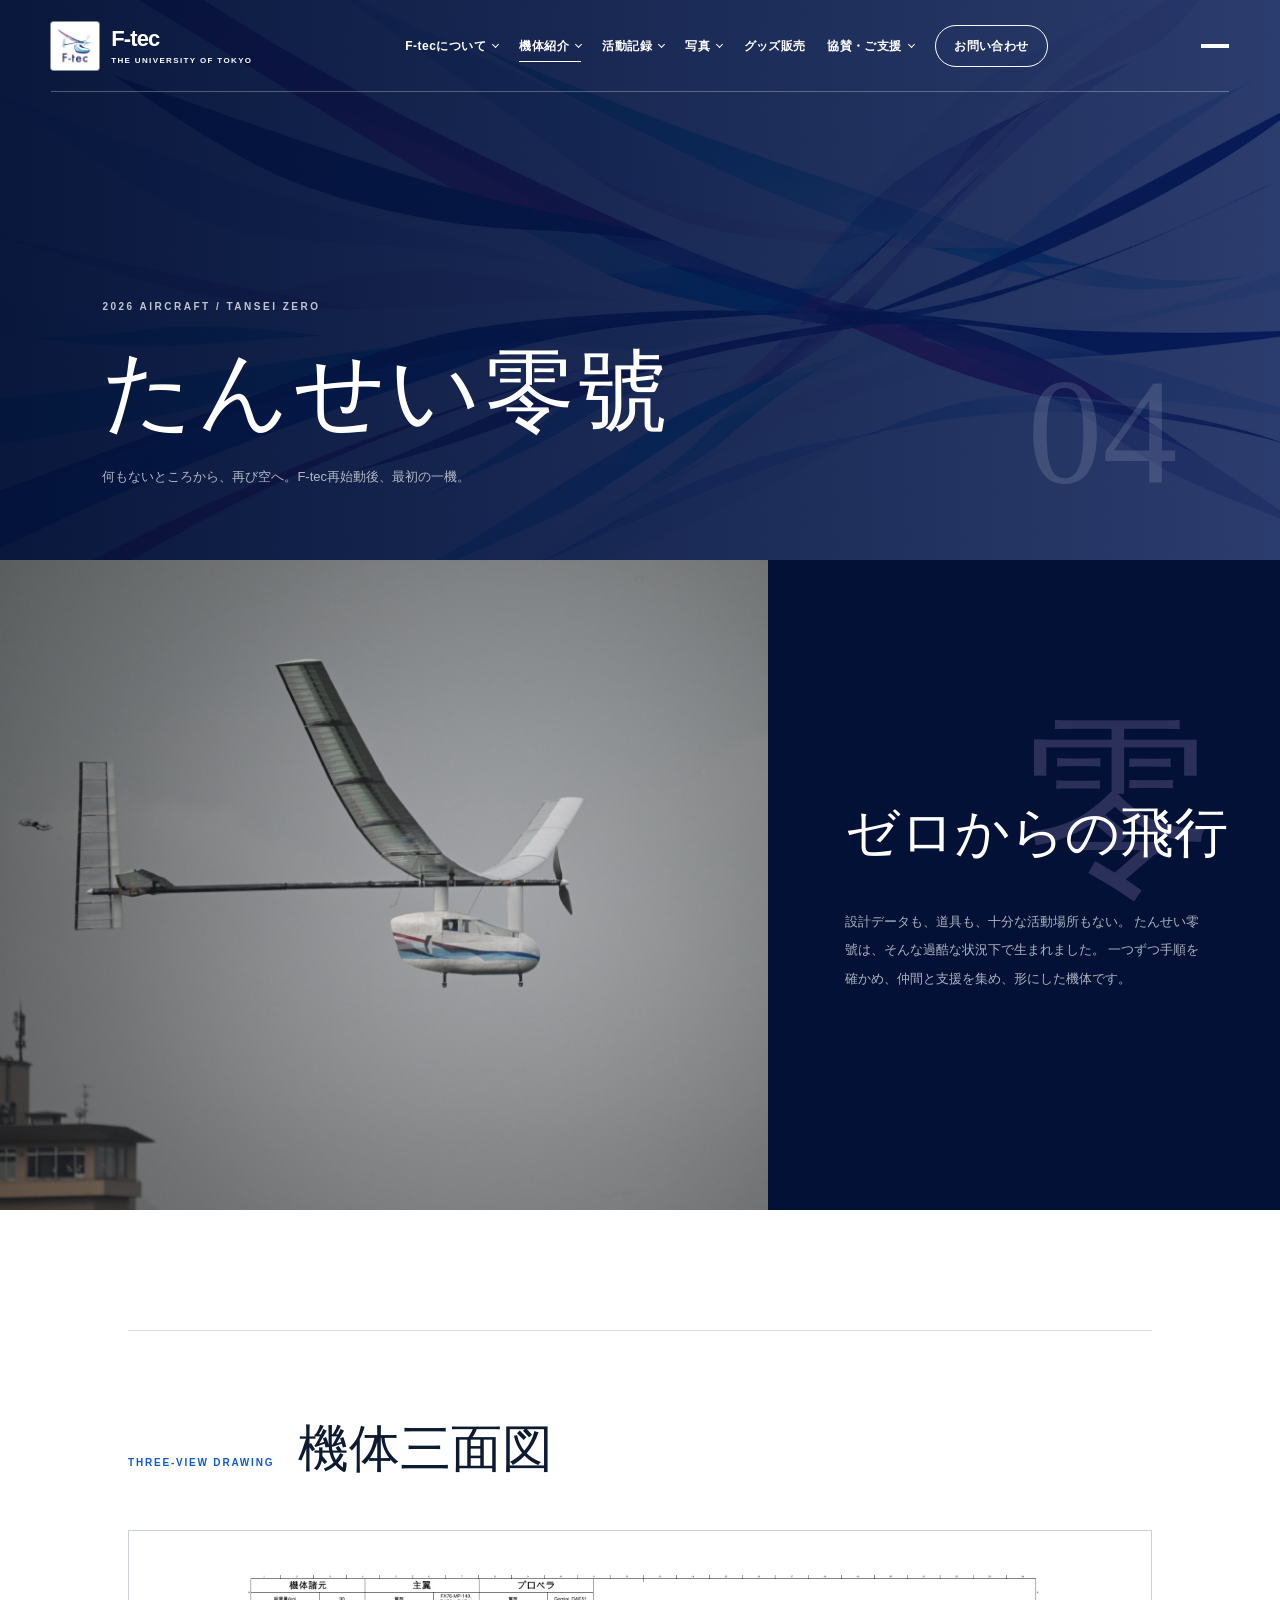
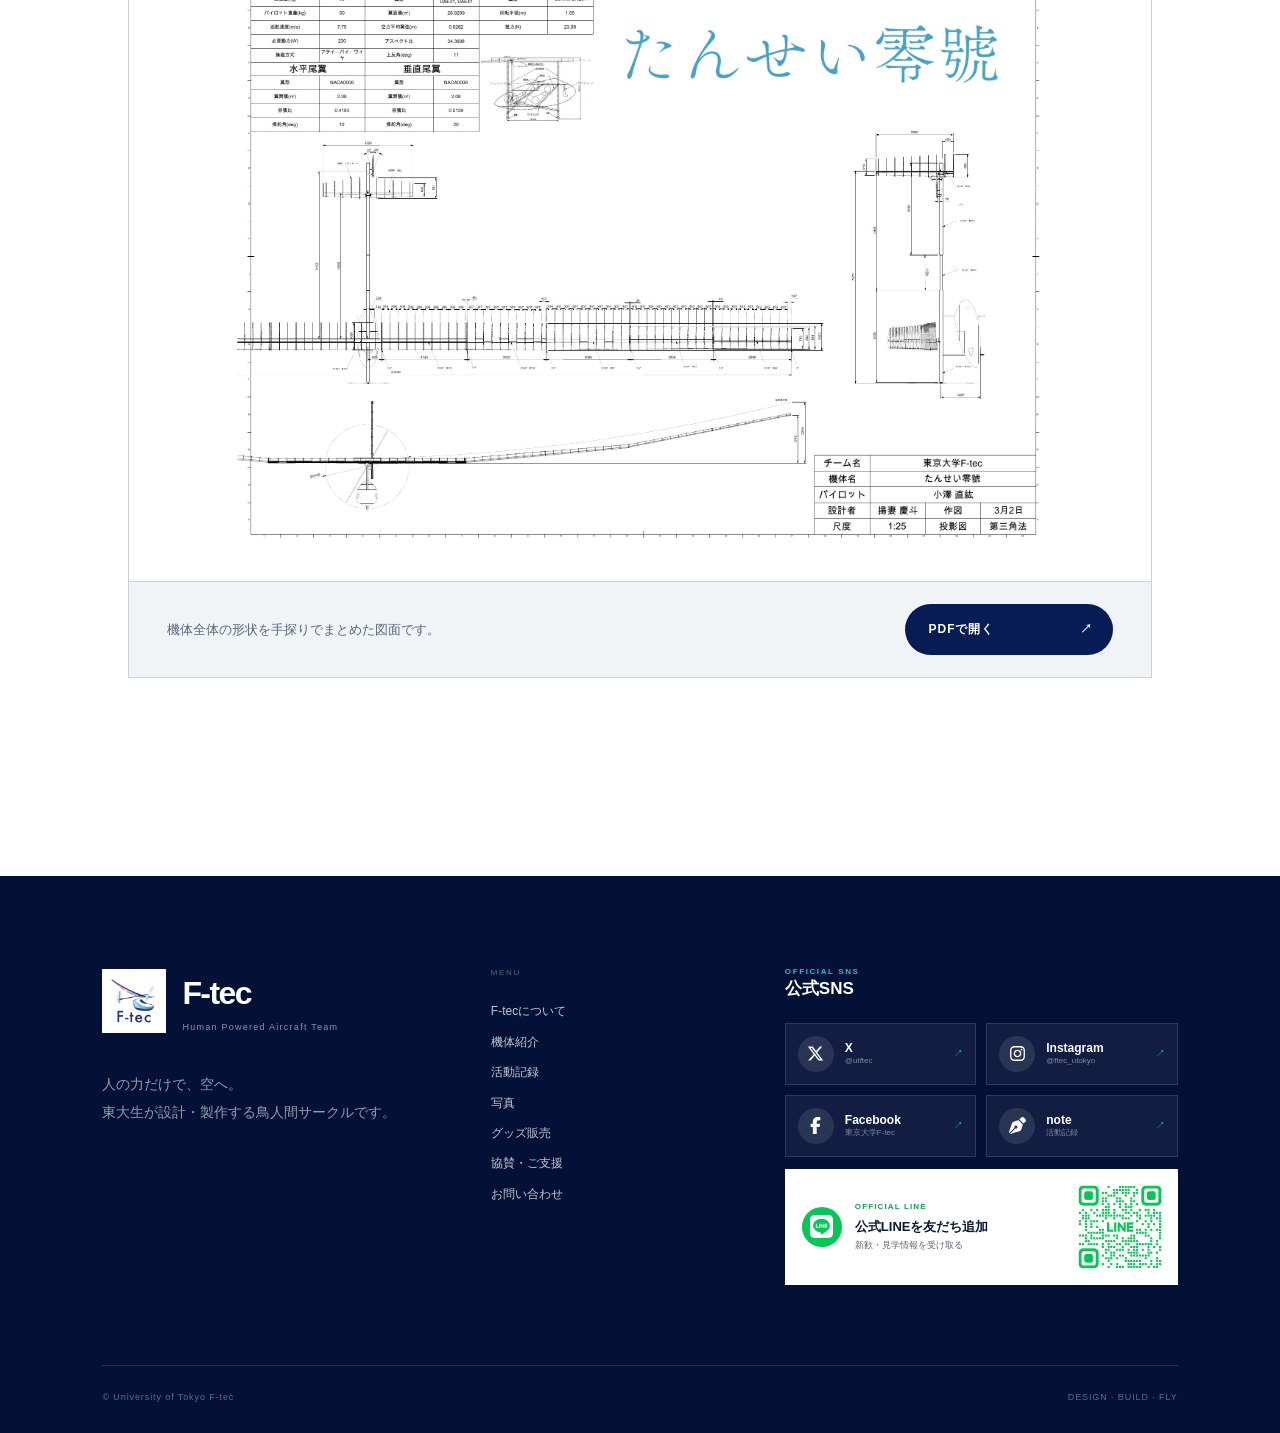
<file: aircraft/tansei-zero/index.html>
<!DOCTYPE html>

<html lang="ja">
<head>
<meta charset="utf-8"/>
<meta content="width=device-width, initial-scale=1" name="viewport"/>
<meta content="KdlZljlwu9cl0Le5NKuzPiqqgoqVHouRuHAvvOmVQUE" name="google-site-verification"/>
<title>たんせい零號｜東京大学鳥人間サークルF-tec</title>
<meta content="東京大学鳥人間サークルF-tec再始動後、最初の人力飛行機「たんせい零號」の紹介です。ゼロから設計・製作した2026年度機の背景、飛行写真、機体三面図を掲載しています。" name="description"/>
<meta content="index, follow, max-image-preview:large" name="robots"/>
<meta content="#031136" name="theme-color"/>
<link href="https://universityoftokyoftec.github.io/ftec-official/aircraft/tansei-zero/" rel="canonical"/>
<link href="../../assets/ftec-logo.jpg" rel="icon" type="image/jpeg"/>
<meta content="ja_JP" property="og:locale"/>
<meta content="website" property="og:type"/>
<meta content="東京大学鳥人間サークルF-tec" property="og:site_name"/>
<meta content="たんせい零號｜東京大学鳥人間サークルF-tec" property="og:title"/>
<meta content="東京大学鳥人間サークルF-tec再始動後、最初の人力飛行機「たんせい零號」の紹介です。ゼロから設計・製作した2026年度機の背景、飛行写真、機体三面図を掲載しています。" property="og:description"/>
<meta content="https://universityoftokyoftec.github.io/ftec-official/aircraft/tansei-zero/" property="og:url"/>
<meta content="https://universityoftokyoftec.github.io/ftec-official/assets/seo-media/tansei-zero-flight.jpg" property="og:image"/>
<meta content="飛行するF-tecの人力飛行機たんせい零號" property="og:image:alt"/>
<meta content="summary_large_image" name="twitter:card"/>
<meta content="たんせい零號｜東京大学鳥人間サークルF-tec" name="twitter:title"/>
<meta content="東京大学鳥人間サークルF-tec再始動後、最初の人力飛行機「たんせい零號」の紹介です。ゼロから設計・製作した2026年度機の背景、飛行写真、機体三面図を掲載しています。" name="twitter:description"/>
<meta content="https://universityoftokyoftec.github.io/ftec-official/assets/seo-media/tansei-zero-flight.jpg" name="twitter:image"/>
<script type="application/ld+json">
  {
    "@context": "https://schema.org",
    "@graph": [
      {
        "@type": "Organization",
        "@id": "https://universityoftokyoftec.github.io/ftec-official/#organization",
        "name": "東京大学鳥人間サークルF-tec",
        "alternateName": [
          "F-tec",
          "東京大学F-tec",
          "東京大学人力飛行機チームF-tec"
        ],
        "url": "https://universityoftokyoftec.github.io/ftec-official/",
        "logo": "https://universityoftokyoftec.github.io/ftec-official/assets/ftec-logo.jpg",
        "email": "university.of.tokyo.ftec@gmail.com",
        "sameAs": [
          "https://x.com/utftec",
          "https://www.instagram.com/ftec_utokyo/",
          "https://www.facebook.com/profile.php?id=61583818448526",
          "https://note.com/utokyo_ftec"
        ]
      },
      {
        "@type": "WebPage",
        "@id": "https://universityoftokyoftec.github.io/ftec-official/aircraft/tansei-zero/#webpage",
        "url": "https://universityoftokyoftec.github.io/ftec-official/aircraft/tansei-zero/",
        "name": "たんせい零號｜東京大学鳥人間サークルF-tec",
        "description": "東京大学鳥人間サークルF-tec再始動後、最初の人力飛行機「たんせい零號」の紹介です。ゼロから設計・製作した2026年度機の背景、飛行写真、機体三面図を掲載しています。",
        "about": {
          "@id": "https://universityoftokyoftec.github.io/ftec-official/#organization"
        },
        "primaryImageOfPage": {
          "@type": "ImageObject",
          "url": "https://universityoftokyoftec.github.io/ftec-official/assets/seo-media/tansei-zero-flight.jpg",
          "caption": "飛行するたんせい零號"
        },
        "mainEntity": {
          "@type": "Thing",
          "name": "たんせい零號",
          "alternateName": "TANSEI ZERO",
          "description": "F-tec再始動後、設計データや道具、活動場所が十分でない状況からゼロから設計・製作された最初の一機。",
          "image": [
            "https://universityoftokyoftec.github.io/ftec-official/assets/seo-media/tansei-zero-flight.jpg",
            "https://universityoftokyoftec.github.io/ftec-official/assets/seo-media/navigation-design-card.jpg"
          ],
          "url": "https://universityoftokyoftec.github.io/ftec-official/aircraft/tansei-zero/"
        },
        "inLanguage": "ja"
      }
    ]
  }
  </script>
<style>/*! tailwindcss v4.2.1 | MIT License | https://tailwindcss.com */@layer theme{:root,:host{--font-sans:ui-sans-serif,system-ui,sans-serif,"Apple Color Emoji","Segoe UI Emoji","Segoe UI Symbol","Noto Color Emoji";--font-mono:ui-monospace,SFMono-Regular,Menlo,Monaco,Consolas,"Liberation Mono","Courier New",monospace;--spacing:.25rem;--default-font-family:var(--font-sans);--default-mono-font-family:var(--font-mono)}}@layer base{*,:after,:before,::backdrop{box-sizing:border-box;border:0 solid;margin:0;padding:0}::file-selector-button{box-sizing:border-box;border:0 solid;margin:0;padding:0}html,:host{-webkit-text-size-adjust:100%;tab-size:4;line-height:1.5;font-family:var(--default-font-family,ui-sans-serif,system-ui,sans-serif,"Apple Color Emoji","Segoe UI Emoji","Segoe UI Symbol","Noto Color Emoji");font-feature-settings:var(--default-font-feature-settings,normal);font-variation-settings:var(--default-font-variation-settings,normal);-webkit-tap-highlight-color:transparent}a{-webkit-text-decoration:inherit}b{font-weight:bolder}:-moz-focusring{outline:auto}img,svg{vertical-align:middle;display:block}button{font:inherit;font-feature-settings:inherit;font-variation-settings:inherit;letter-spacing:inherit;color:inherit;opacity:1;background-color:#0000;border-radius:0}::file-selector-button{font:inherit;font-feature-settings:inherit;font-variation-settings:inherit;letter-spacing:inherit;color:inherit;opacity:1;background-color:#0000;border-radius:0}::file-selector-button{margin-inline-end:4px}::placeholder{opacity:1}@supports (not ((-webkit-appearance:-apple-pay-button))) or (contain-intrinsic-size:1px){::placeholder{color:currentColor}@supports (color:color-mix(in lab,red,red)){::placeholder{color:color-mix(in oklab,currentcolor 50%,transparent)}}}::-webkit-search-decoration{-webkit-appearance:none}::-webkit-date-and-time-value{min-height:1lh;text-align:inherit}::-webkit-datetime-edit{display:inline-flex}::-webkit-datetime-edit-fields-wrapper{padding:0}::-webkit-datetime-edit{padding-block:0}::-webkit-datetime-edit-year-field{padding-block:0}::-webkit-datetime-edit-month-field{padding-block:0}::-webkit-datetime-edit-day-field{padding-block:0}::-webkit-datetime-edit-hour-field{padding-block:0}::-webkit-datetime-edit-minute-field{padding-block:0}::-webkit-datetime-edit-second-field{padding-block:0}::-webkit-datetime-edit-millisecond-field{padding-block:0}::-webkit-datetime-edit-meridiem-field{padding-block:0}::-webkit-calendar-picker-indicator{line-height:1}:-moz-ui-invalid{box-shadow:none}button{appearance:button}::file-selector-button{appearance:button}::-webkit-inner-spin-button{height:auto}::-webkit-outer-spin-button{height:auto}}@layer components;:root{--navy:#071b55;--deep:#031136;--blue:#115ccc;--cyan:#2fb8cf;--magenta:#bd1e77;--ice:#eef6fb;--paper:#f7f8f5;--ink:#0c1a32;--muted:#5c6679;--line:#0c1a3229;--serif:"Yu Mincho","Hiragino Mincho ProN","Noto Serif JP",serif;--sans:"Helvetica Neue","Hiragino Sans","Yu Gothic","Noto Sans JP",Arial,sans-serif}*{box-sizing:border-box}html{scroll-behavior:smooth}section[id]{scroll-margin-top:32px}body{background:var(--paper);color:var(--ink);font-family:var(--sans);-webkit-font-smoothing:antialiased;margin:0;line-height:1.7}a{color:inherit;text-decoration:none}img{max-width:100%;display:block}button,a{-webkit-tap-highlight-color:transparent}::selection{background:var(--blue);color:#fff}.site-header{z-index:40;justify-content:space-between;align-items:center;height:92px;padding:0 clamp(24px,4vw,72px);display:flex;position:absolute;top:0;left:0;right:0}.site-header:after{content:"";background:#071b551a;height:1px;position:absolute;bottom:0;left:clamp(24px,4vw,72px);right:clamp(24px,4vw,72px)}.site-header--light{color:#fff}.site-header--light:after{background:#ffffff47}.brand{z-index:51;align-items:center;gap:12px;display:inline-flex;position:relative}.brand-mark{background:#fff;border-radius:3px;width:48px;height:48px;overflow:hidden;box-shadow:0 0 0 1px #ffffff80}.brand-mark img{object-fit:cover;width:100%;height:100%}.brand-copy{flex-direction:column;gap:7px;line-height:1;display:flex}.brand-copy b{letter-spacing:-.04em;font-size:22px;font-weight:700}.brand-copy small{letter-spacing:.17em;font-size:8px;font-weight:600}.desktop-nav{letter-spacing:.04em;align-items:center;gap:clamp(14px,1.65vw,28px);font-size:12px;font-weight:600;display:flex}.nav-group{position:relative}.nav-group__trigger{color:inherit;cursor:pointer;font:inherit;letter-spacing:inherit;background:0 0;border:0;align-items:center;gap:7px;padding:10px 0;display:flex;position:relative}.nav-group__trigger:after{content:"";transform-origin:100%;background:currentColor;width:100%;height:1px;transition:transform .3s;position:absolute;bottom:4px;left:0;transform:scaleX(0)}.nav-group:hover .nav-group__trigger:after,.nav-group:focus-within .nav-group__trigger:after,.nav-group.is-active .nav-group__trigger:after,.nav-group.is-open .nav-group__trigger:after{transform-origin:0;transform:scaleX(1)}.nav-group__caret{border-bottom:1px solid;border-right:1px solid;width:5px;height:5px;margin-top:-3px;transition:transform .22s;transform:rotate(45deg)}.nav-group:hover .nav-group__caret,.nav-group:focus-within .nav-group__caret{transform:translateY(3px) rotate(225deg)}.nav-dropdown{border-top:3px solid var(--cyan);color:var(--ink);opacity:0;pointer-events:none;visibility:hidden;background:#fff;min-width:230px;padding:6px 0;transition:opacity .2s,transform .2s,visibility .2s;position:absolute;top:calc(100% + 16px);left:50%;transform:translate(-50%,-8px);box-shadow:0 18px 45px #0311362e}.nav-dropdown:before{content:"";height:19px;position:absolute;top:-19px;left:0;right:0}.nav-group:hover .nav-dropdown,.nav-group:focus-within .nav-dropdown{opacity:1;pointer-events:auto;visibility:visible;transform:translate(-50%)}.nav-dropdown a{letter-spacing:.02em;border-bottom:1px solid #0c1a3217;justify-content:space-between;align-items:center;padding:13px 18px;font-size:12px;font-weight:500;transition:background .2s,color .2s,padding .2s;display:flex}.nav-dropdown a:last-child{border-bottom:0}.nav-dropdown a:hover,.nav-dropdown a:focus-visible{background:var(--ice);color:var(--blue);padding-left:22px}.nav-dropdown__group{position:relative}.nav-dropdown__submenu-trigger{color:var(--ink);cursor:pointer;font:inherit;letter-spacing:.02em;background:#fff;border:0;border-bottom:1px solid #0c1a3217;justify-content:space-between;align-items:center;width:100%;padding:13px 18px;font-size:12px;font-weight:500;transition:background .2s,color .2s,padding .2s;display:flex}.nav-dropdown__submenu-trigger:hover,.nav-dropdown__submenu-trigger:focus-visible{background:var(--ice);color:var(--blue);padding-left:22px}.nav-subdropdown{border-left:3px solid var(--cyan);opacity:0;pointer-events:none;visibility:hidden;background:#fff;min-width:190px;max-height:min(70vh,640px);padding:6px 0;transition:opacity .2s,transform .2s,visibility .2s;position:absolute;top:-6px;left:calc(100% - 2px);overflow-y:auto;transform:translate(-8px);box-shadow:18px 18px 45px #03113629}.nav-dropdown__group:hover .nav-subdropdown,.nav-dropdown__group:focus-within .nav-subdropdown{opacity:1;pointer-events:auto;visibility:visible;transform:translate(0)}.nav-dropdown a span{color:var(--blue);font-size:11px}.nav-cta{border:1px solid;border-radius:100px;padding:10px 18px;transition:background .25s,color .25s}.nav-cta:hover{color:var(--navy);background:currentColor}.eyebrow{letter-spacing:.25em;margin:0 0 28px;font-size:10px;font-weight:700}.button{letter-spacing:.08em;border-radius:100px;justify-content:space-between;align-items:center;gap:36px;min-width:208px;padding:15px 20px 15px 24px;font-size:12px;font-weight:700;transition:transform .25s,background .25s,color .25s;display:inline-flex}.button:hover{transform:translateY(-3px)}.button--outline:hover{color:var(--navy);background:#fff}.button--navy{background:var(--navy);color:#fff}.text-link:hover span{transform:translate(5px)}.scroll-cue i:after{content:"";background:#fff;width:1px;height:28px;animation:1.8s infinite scrollLine;position:absolute;top:-28px;left:0}.eyebrow--light{color:#ffffffbd}.field-notes figure:after{content:"";pointer-events:none;background:linear-gradient(#0000 65%,#020a1eb3);position:absolute;inset:0}.field-notes figure:hover img.is-active{transform:scale(1.025)}.field-notes__controls button:hover,.field-notes__controls button:focus-visible{background:var(--blue);border-color:#fff;outline:none}.aircraft-feature__visual:after{background:linear-gradient(90deg,transparent 65%,var(--navy));content:"";position:absolute;inset:0}.drawing-panel{border:1px solid var(--line);background:#f0f4f7;overflow:hidden}.drawing-panel>img{object-fit:contain;background:#fff;width:100%;height:min(58vw,650px);padding:clamp(16px,3vw,42px)}.drawing-panel>div{border-top:1px solid var(--line);justify-content:space-between;align-items:center;padding:22px clamp(20px,3vw,42px);display:flex}.drawing-panel p{color:var(--muted);margin:0;font-size:13px}.news-card:hover{background:var(--ice);transform:translateY(-4px)}.news-card:hover .news-card__image img{transform:scale(1.035)}.home-link-card:before,.home-link-card:after{content:"";position:absolute;inset:0}.home-link-card:before{background-position:50%;background-repeat:no-repeat;background-size:cover;transition:transform .8s}.home-link-card:after{transition:opacity .35s}.home-link-card:hover:before{transform:scale(1.08)}.home-link-card:hover:after{opacity:.9}.home-link-card--design:before{background-image:url(../../assets/seo-media/navigation-design-card.jpg);background-position:48%}.home-link-card--design:after{background:linear-gradient(90deg,#f3f9fcf7 0%,#f3f9fce0 48%,#f3f9fc94 100%),linear-gradient(#2fb8cf0a,#071b5514)}.home-link-card--join:before{background-image:url(../../assets/seo-media/navigation-join-card.jpg);background-position:52% 42%}.home-link-card--join:after{background:linear-gradient(90deg,#031136e6 0%,#071b55ba 58%,#115ccc85 100%),linear-gradient(#115ccc2e,#03113657)}.support-banner:after{content:"";pointer-events:none;background:linear-gradient(90deg,#fff 0% 39%,#ffffffe6 51%,#ffffff14 78%,#0000 100%);position:absolute;inset:0}.site-footer{background:var(--deep);color:#fff;padding:90px clamp(28px,8vw,132px) 28px;position:relative;overflow:hidden}.footer-inner{grid-template-columns:minmax(280px,.95fr) minmax(230px,.62fr) minmax(390px,1.15fr);gap:clamp(42px,5vw,76px);display:grid;position:relative}.footer-brand{align-items:center;gap:16px;display:flex}.footer-brand img{object-fit:cover;width:64px;height:64px}.footer-brand span{flex-direction:column;display:flex}.footer-brand b{letter-spacing:-.05em;font-size:32px}.footer-brand small{color:#ffffff8c;letter-spacing:.14em;font-size:9px}.footer-message{color:#ffffff94;font-family:var(--serif);margin:36px 0 0;font-size:14px;line-height:2}.footer-links{flex-direction:column;gap:10px;display:flex}.footer-links p{color:#ffffff59;letter-spacing:.2em;margin:0 0 12px;font-size:8px}.footer-links a{color:#ffffffc2;font-size:12px}.footer-links a:hover{color:#fff}.footer-social{min-width:0}.footer-social__heading{color:#fff;flex-direction:column;margin:0 0 22px;font-size:17px;font-weight:700;line-height:1.4;display:flex}.footer-social__heading span{color:var(--cyan);letter-spacing:.2em;font-size:8px;font-weight:600}.footer-social__grid{grid-template-columns:repeat(2,minmax(0,1fr));gap:10px;display:grid}.footer-social__link{background:#ffffff0e;border:1px solid #ffffff21;grid-template-columns:36px minmax(0,1fr) auto;align-items:center;gap:11px;min-height:62px;padding:10px 12px;transition:background .22s,border-color .22s,transform .22s;display:grid}.footer-social__link:hover,.footer-social__link:focus-visible{background:#ffffff1c;border-color:#2fb8cfcc;transform:translateY(-2px)}.footer-social__icon{background:#ffffff1a;border-radius:50%;justify-content:center;align-items:center;width:36px;height:36px;font-size:17px;display:flex}.footer-social__link>span:nth-child(2){flex-direction:column;min-width:0;line-height:1.35;display:flex}.footer-social__link b{font-size:12px;font-weight:700}.footer-social__link small{color:#ffffff7a;text-overflow:ellipsis;white-space:nowrap;font-size:8px;overflow:hidden}.footer-social__link i{color:var(--cyan);font-size:10px;font-style:normal}.footer-line{color:var(--ink);background:#fff;justify-content:space-between;align-items:center;min-height:116px;margin-top:12px;padding:12px;transition:transform .22s;display:flex;overflow:hidden}.footer-line:hover,.footer-line:focus-visible{transform:translateY(-2px)}.footer-line__copy{align-items:center;gap:13px;padding-left:5px;display:flex}.footer-line__copy>span:last-child{flex-direction:column;display:flex}.footer-line__icon{color:#fff;background:#06c755;border-radius:50%;flex:0 0 40px;justify-content:center;align-items:center;width:40px;height:40px;font-size:23px;display:flex}.footer-line small{color:#06a848;letter-spacing:.14em;font-size:8px;font-weight:700}.footer-line b{margin-top:2px;font-size:13px}.footer-line em{color:var(--muted);font-size:9px;font-style:normal}.footer-line img{object-fit:contain;background:#fff;flex:0 0 92px;width:92px;height:92px}.footer-bottom{color:#ffffff61;letter-spacing:.1em;border-top:1px solid #ffffff21;justify-content:space-between;align-items:center;margin-top:80px;padding-top:24px;font-size:9px;display:flex;position:relative}.page-hero{background:var(--navy);color:#fff;height:560px;position:relative;overflow:hidden}.page-hero:after{content:"";background:linear-gradient(90deg,#031136eb,#071b558c);position:absolute;inset:0}.page-hero__pattern{opacity:.33;background:url(../../assets/seo-media/ftec-ribbon-flow.png)50%/cover no-repeat;position:absolute;inset:0}.page-hero__inner{z-index:2;justify-content:space-between;align-items:flex-end;display:flex;position:absolute;bottom:72px;left:clamp(28px,8vw,132px);right:clamp(28px,8vw,132px)}.page-hero h1{font-family:var(--serif);letter-spacing:.04em;margin:0;font-size:clamp(54px,7vw,100px);font-weight:500;line-height:1.1}.page-hero__lead{color:#ffffffad;margin:24px 0 0;font-size:13px}.page-index{color:#ffffff21;font-family:var(--serif);font-size:150px;line-height:.75}.page-body{background:#fff;padding:120px clamp(28px,10vw,165px)}.content-section h2{font-family:var(--serif);margin:0;font-size:clamp(34px,4vw,54px);font-weight:500;line-height:1.55}.activity-intro__visual:after{content:"";pointer-events:none;background:linear-gradient(90deg,#fff 0%,#fffffff0 5%,#fff0 24% 78%,#fff 100%),linear-gradient(#fff 0%,#fff0 18% 80%,#fff 100%);position:absolute;inset:0}.sponsor-intro__visual:after{content:"";pointer-events:none;background:linear-gradient(90deg,#fff 0%,#ffffffe6 6%,#fff0 27% 78%,#fff 100%),linear-gradient(#fff 0%,#fff0 17% 82%,#fff 100%);position:absolute;inset:0}.sponsor-intro__visual:hover img{filter:saturate(.94) contrast(1.01) brightness(1.04);transform:scale(1.012)}.support-feature__image:after{content:"";pointer-events:none;background:linear-gradient(145deg,#0000 55%,#05204c33);position:absolute;inset:0}.support-feature__image:hover img{filter:saturate(.98) contrast(1.03);transform:scale(1.025)}.content-section{border-top:1px solid var(--line);padding:78px 0}.content-section__heading{align-items:baseline;gap:24px;margin-bottom:42px;display:flex}.content-section__heading span{color:var(--blue);letter-spacing:.18em;font-size:10px;font-weight:700}.timeline-item:before{border:3px solid var(--blue);content:"";background:#fff;border-radius:50%;width:15px;height:15px;position:absolute;top:8px;left:-8px}.team-card:after{background:var(--blue);content:"";transform-origin:0;width:100%;height:3px;transition:transform .35s;position:absolute;bottom:0;left:0;transform:scaleX(0)}.team-card:hover:after{transform:scaleX(1)}.team-card__media:before{content:"";mix-blend-mode:multiply;pointer-events:none;z-index:1;background:linear-gradient(135deg,#071b5538,#115ccc0a 62%,#2fb8cf14);position:absolute;inset:0}.team-card__media:after{background:linear-gradient(180deg,var(--paper) 0%,#f7f8f547 12%,transparent 28%,transparent 84%,var(--paper) 100%),linear-gradient(90deg,var(--paper) 0%,transparent 6%,transparent 94%,var(--paper) 100%);content:"";pointer-events:none;z-index:2;position:absolute;inset:0}.team-card:hover .team-card__media img{transform:scale(1.025)}.team-card--featured .team-card__media:after{background:linear-gradient(90deg,var(--deep) 0%,#03113680 14%,transparent 40%),linear-gradient(180deg,var(--deep) 0%,transparent 15%,transparent 85%,var(--deep) 100%)}.teams-collaboration:after{content:"";border:1px solid #ffffff14;border-radius:50%;width:520px;height:520px;position:absolute;top:-240px;right:-120px}.aircraft-lead{background:var(--deep);color:#fff;grid-template-columns:1.2fr .8fr;min-height:650px;margin:-120px clamp(-165px,-10vw,-28px) 120px;display:grid}.aircraft-lead__image{min-height:580px;overflow:hidden}.aircraft-lead__image img{filter:saturate(.8);object-fit:cover;width:100%;height:100%;display:block}.aircraft-lead__image img.aircraft-lead__flight-image{object-position:left center}.aircraft-lead__copy{align-self:center;padding:70px clamp(42px,6vw,90px);position:relative;isolation:isolate;overflow:hidden}.aircraft-lead__copy h2{font-family:var(--serif);white-space:nowrap;margin:12px 0 28px;font-size:clamp(40px,4.2vw,64px);font-weight:500;position:relative;z-index:1}.aircraft-lead__copy p{color:#ffffffad;font-size:13px;line-height:2.2;position:relative;z-index:1}.feature-number{color:rgba(167,150,202,.24);font-family:var(--serif);font-size:clamp(120px,15vw,220px);line-height:.8;position:absolute;top:26px;right:clamp(28px,5vw,76px);z-index:0;pointer-events:none;user-select:none}.aircraft-year-card:hover{z-index:1;background:#fbfdff;transform:translateY(-3px);box-shadow:0 18px 40px #03113617}.aircraft-year-card__visual:after{content:"";border-top:1px solid #071b552e;width:120%;position:absolute;top:54%;left:-10%;transform:rotate(-7deg)}.note-post-card:hover{background:var(--ice);transform:translateY(-4px)}.note-post-card:hover .note-post-card__image img{transform:scale(1.035)}.social-platform-tabs button:after{background:var(--blue);content:"";height:3px;transition:transform .2s;position:absolute;bottom:-1px;left:12px;right:12px;transform:scaleX(0)}.social-platform-tabs button.is-active:after{transform:scaleX(1)}@keyframes social-panel-in{0%{opacity:0;transform:translateY(8px)}to{opacity:1;transform:translateY(0)}}.post-row:hover{background:var(--ice);padding-left:18px;padding-right:18px}.gallery-item:hover img{transform:scale(1.03)}.sponsor-card:after{background:linear-gradient(90deg,var(--blue),#7bc8eb);content:"";transform-origin:0;width:calc(100% - 60px);height:3px;transition:transform .24s;position:absolute;bottom:0;left:30px;transform:scaleX(0)}.sponsor-card:hover:after{transform:scaleX(1)}.sponsor-card__icon:after{content:"";border:1px solid #115ccc1f;border-radius:50%;position:absolute;inset:5px}.sponsor-callout:after,.join-callout:after{content:"";opacity:.17;background:url(../../assets/seo-media/ftec-ribbon-flow.png)50%/cover no-repeat;position:absolute;inset:0 0 0 45%}.sponsor-callout:after{background:linear-gradient(90deg,var(--navy) 0%,var(--navy) 42%,#071b55eb 54%,#071b5575 78%,#071b5542 100%);opacity:1;pointer-events:none;z-index:1;inset:0}.form-control input:focus,.form-control select:focus,.form-control textarea:focus{border-color:var(--blue);box-shadow:0 0 0 3px #115ccc1a}.form-actions .button:disabled{cursor:wait;opacity:.55}@keyframes heroReveal{0%{opacity:0;transform:scale(1.06)}to{opacity:1;transform:scale(1)}}@keyframes riseIn{0%{opacity:0;transform:translateY(24px)}to{opacity:1;transform:translateY(0)}}@keyframes scrollLine{0%{transform:translateY(0)}to{transform:translateY(110px)}}@media (width<=1100px){.footer-inner{grid-template-columns:minmax(280px,1fr) minmax(230px,.72fr)}.footer-social{grid-column:1/-1;max-width:720px}.desktop-nav{display:none}.menu-button{z-index:51;background:0 0;border:0;flex-direction:column;justify-content:center;gap:7px;width:46px;height:46px;padding:10px 0 10px 14px;display:flex;position:relative}.mobile-menu{background:var(--deep);color:#fff;opacity:0;pointer-events:none;z-index:50;transition:opacity .3s,transform .3s;display:block;position:fixed;inset:0;transform:translateY(-18px)}.mobile-menu:after{content:"";opacity:.1;background:url(../../assets/seo-media/ftec-ribbon-flow.png)50%/cover no-repeat;position:absolute;inset:0}.aircraft-feature__visual:after{background:linear-gradient(0deg,var(--navy),transparent 40%)}.aircraft-lead{grid-template-columns:1fr}}@media (width<=760px){.sponsor-intro__visual:after{background:linear-gradient(90deg,#fff 0%,#fff0 15% 85%,#fff 100%),linear-gradient(#fff 0%,#fff0 12% 82%,#fff 100%)}.site-header{height:76px;padding:0 20px}.site-header:after{left:20px;right:20px}.brand-mark{width:40px;height:40px}.brand-copy b{font-size:19px}.brand-copy small{font-size:6px}.support-banner:after{background:linear-gradient(#fff 0% 48%,#fffffff2 59%,#ffffff14 82%,#0000 100%)}.site-footer{padding:70px 24px 24px}.footer-inner{grid-template-columns:1fr}.footer-links{gap:20px}.footer-social__grid{grid-template-columns:1fr}.footer-line{max-width:430px}.footer-bottom{flex-direction:column;align-items:flex-start;gap:8px}.page-hero{height:490px}.page-hero__inner{bottom:55px;left:24px;right:24px}.page-hero h1{font-size:50px}.page-index{display:none}.page-body{padding:82px 24px}.content-section__heading{flex-direction:column;align-items:flex-start;gap:8px}.aircraft-lead{margin:-82px -24px 80px}.aircraft-lead__image{min-height:390px}.aircraft-lead__copy{padding:54px 24px 70px}.aircraft-lead__copy h2{white-space:normal;font-size:40px}.drawing-panel>img{height:64vw;min-height:260px;padding:10px}.drawing-panel>div{flex-direction:column;align-items:flex-start;gap:18px}.sponsor-callout:after{background:linear-gradient(180deg,var(--navy) 0%,var(--navy) 44%,#071b55eb 58%,#071b5561 84%,#071b5538 100%)}}@media (prefers-reduced-motion:reduce){*,:before,:after{scroll-behavior:auto!important;transition-duration:.01ms!important;animation-duration:.01ms!important;animation-iteration-count:1!important}}</style>
<style>.sf-hidden{display:none!important}</style>
<style id="ftec-static-fixes">
/* GitHub/Vercel移植版で追加した補修スタイル */
.menu-button > span {
  display: block;
  width: 28px;
  height: 1.5px;
  background: currentColor;
  transform-origin: center;
  transition: transform .25s ease, opacity .2s ease;
}
.menu-button.ftec-open > span:nth-child(1) { transform: translateY(8.5px) rotate(45deg); }
.menu-button.ftec-open > span:nth-child(2) { opacity: 0; }
.menu-button.ftec-open > span:nth-child(3) { transform: translateY(-8.5px) rotate(-45deg); }
.mobile-menu.ftec-open { opacity: 1; pointer-events: auto; transform: translateY(0); }
.mobile-menu::after { pointer-events: none; }
body.ftec-menu-open { overflow: hidden; }
.ftec-mobile-inner {
  position: relative;
  z-index: 1;
  min-height: 100%;
  padding: 104px clamp(22px, 7vw, 52px) 52px;
  overflow-y: auto;
}
.ftec-mobile-kicker {
  margin: 0 0 30px;
  color: var(--cyan, #40d9ff);
  font-size: 10px;
  font-weight: 700;
  letter-spacing: .22em;
}
.ftec-mobile-nav { border-top: 1px solid rgba(255,255,255,.22); }
.ftec-mobile-section { border-bottom: 1px solid rgba(255,255,255,.18); }
.ftec-mobile-summary {
  list-style: none;
  cursor: pointer;
  display: flex;
  justify-content: space-between;
  align-items: center;
  padding: 18px 0;
  font-size: clamp(18px, 5vw, 25px);
  font-weight: 600;
  letter-spacing: .02em;
}
.ftec-mobile-summary::-webkit-details-marker { display: none; }
.ftec-mobile-summary::after { content: '+'; font-size: 25px; font-weight: 300; transition: transform .2s ease; }
.ftec-mobile-section[open] .ftec-mobile-summary::after { transform: rotate(45deg); }
.ftec-mobile-links { display: grid; gap: 1px; padding: 0 0 16px 12px; }
.ftec-mobile-links a {
  display: flex;
  justify-content: space-between;
  gap: 20px;
  padding: 10px 0;
  color: rgba(255,255,255,.78);
  font-size: 13px;
  letter-spacing: .04em;
}
.ftec-mobile-links a::after { content: '→'; color: var(--cyan, #40d9ff); }
.ftec-mobile-links a[target='_blank']::after { content: '↗'; }
.ftec-mobile-contact {
  display: flex;
  justify-content: space-between;
  align-items: center;
  margin-top: 24px;
  padding: 17px 18px;
  background: var(--cyan, #40d9ff);
  color: var(--deep, #031136);
  font-weight: 700;
  letter-spacing: .04em;
}
.ftec-mobile-contact::after { content: '→'; }
@media (width > 1100px) {
  .mobile-menu { display: none !important; }
}
/* SingleFile保存時に固定された表示状態を自然に戻す */
.field-notes__slides img { transition: opacity .35s ease; }
/* 問い合わせ送信時の補助表示 */
.ftec-form-note {
  margin-top: 12px;
  font-size: 12px;
  line-height: 1.7;
  color: #526078;
}
</style>
</head>
<body>
<main><section class="page-hero"><header class="site-header site-header--light"><a aria-label="F-tec トップページ" class="brand" href="../../"><span class="brand-mark"><img alt="F-tecロゴ" decoding="async" src="../../assets/ftec-logo.jpg"/></span><span class="brand-copy"><b>F-tec</b><small>THE UNIVERSITY OF TOKYO</small></span></a><nav aria-label="メインナビゲーション" class="desktop-nav"><div class="nav-group"><button aria-expanded="false" aria-haspopup="true" class="nav-group__trigger" type="button">F-tecについて<span aria-hidden="true" class="nav-group__caret"></span></button><div class="nav-dropdown"><a href="../../about/">F-tecとは<span aria-hidden="true">→</span></a><a href="../../about/#history">活動の歩み<span aria-hidden="true">→</span></a><a href="../../about/teams/">班紹介<span aria-hidden="true">→</span></a><a href="../../join/">入会案内<span aria-hidden="true">→</span></a></div></div><div class="nav-group is-active"><button aria-expanded="false" aria-haspopup="true" class="nav-group__trigger" type="button">機体紹介<span aria-hidden="true" class="nav-group__caret"></span></button><div class="nav-dropdown"><a href="./">たんせい零號<span aria-hidden="true">→</span></a><div class="nav-dropdown__group"><button aria-expanded="false" class="nav-dropdown__submenu-trigger" type="button">過年度機体<span aria-hidden="true">→</span></button><div class="nav-subdropdown"><a href="../archive/#aircraft-2014">2014年度機<span aria-hidden="true">→</span></a><a href="../archive/#aircraft-2013">2013年度機<span aria-hidden="true">→</span></a><a href="../archive/#aircraft-2012">2012年度機<span aria-hidden="true">→</span></a><a href="../archive/#aircraft-2011">2011年度機<span aria-hidden="true">→</span></a><a href="../archive/#aircraft-2010">2010年度機<span aria-hidden="true">→</span></a><a href="../archive/#aircraft-2009">2009年度機<span aria-hidden="true">→</span></a><a href="../archive/#aircraft-2008">2008年度機<span aria-hidden="true">→</span></a><a href="../archive/#aircraft-2007">2007年度機<span aria-hidden="true">→</span></a><a href="../archive/#aircraft-2006">2006年度機<span aria-hidden="true">→</span></a><a href="../archive/#aircraft-2005">2005年度機<span aria-hidden="true">→</span></a><a href="../archive/#aircraft-2004">2004年度機<span aria-hidden="true">→</span></a><a href="../archive/#aircraft-2003">2003年度機<span aria-hidden="true">→</span></a><a href="../archive/#aircraft-2002">2002年度機<span aria-hidden="true">→</span></a><a href="../archive/#aircraft-2001">2001年度機<span aria-hidden="true">→</span></a><a href="../archive/#aircraft-2000">2000年度機<span aria-hidden="true">→</span></a><a href="../archive/#aircraft-1999">1999年度機<span aria-hidden="true">→</span></a><a href="../archive/#aircraft-1998">1998年度機<span aria-hidden="true">→</span></a><a href="../archive/#aircraft-1997">1997年度機<span aria-hidden="true">→</span></a><a href="../archive/#aircraft-1996">1996年度機<span aria-hidden="true">→</span></a></div></div></div></div><div class="nav-group"><button aria-expanded="false" aria-haspopup="true" class="nav-group__trigger" type="button">活動記録<span aria-hidden="true" class="nav-group__caret"></span></button><div class="nav-dropdown"><a href="../../activity/#latest">最新の活動記録<span aria-hidden="true">→</span></a><a href="https://note.com/utokyo_ftec" rel="noopener noreferrer" target="_blank">F-tec公式note<span aria-hidden="true">↗</span></a><div class="nav-dropdown__group"><button aria-expanded="false" class="nav-dropdown__submenu-trigger" type="button">SNS<span aria-hidden="true">→</span></button><div class="nav-subdropdown"><a href="https://x.com/utftec" rel="noopener noreferrer" target="_blank">X<span aria-hidden="true">↗</span></a><a href="https://www.instagram.com/ftec_utokyo/" rel="noopener noreferrer" target="_blank">Instagram<span aria-hidden="true">↗</span></a><a href="https://www.facebook.com/profile.php?id=61583818448526" rel="noopener noreferrer" target="_blank">Facebook<span aria-hidden="true">↗</span></a></div></div></div></div><div class="nav-group"><button aria-expanded="false" aria-haspopup="true" class="nav-group__trigger" type="button">写真<span aria-hidden="true" class="nav-group__caret"></span></button><div class="nav-dropdown"><a href="../../gallery/production/">TFの風景<span aria-hidden="true">→</span></a><a href="../../gallery/workshop/">作業場の風景<span aria-hidden="true">→</span></a></div></div><a class="nav-direct-link" href="../../goods/">グッズ販売</a><div class="nav-group"><button aria-expanded="false" aria-haspopup="true" class="nav-group__trigger" type="button">協賛・ご支援<span aria-hidden="true" class="nav-group__caret"></span></button><div class="nav-dropdown"><a href="../../sponsors/#donation">寄付<span aria-hidden="true">→</span></a><a href="../../sponsors/#crowdfunding">クラウドファンディング<span aria-hidden="true">→</span></a><a href="../../sponsors/#partners">協賛企業一覧<span aria-hidden="true">→</span></a><a href="../../sponsors/#support">協賛について<span aria-hidden="true">→</span></a></div></div><a class="nav-cta" href="../../contact/">お問い合わせ</a></nav><button aria-expanded="false" aria-label="メニューを開く" class="menu-button" type="button"></button><div class="mobile-menu"></div></header><div aria-hidden="true" class="page-hero__pattern"></div><div class="page-hero__inner"><div><p class="eyebrow eyebrow--light">2026 AIRCRAFT / TANSEI ZERO<h1>たんせい零號</h1><p class="page-hero__lead">何もないところから、再び空へ。F-tec再始動後、最初の一機。</p></p></div><span class="page-index">04</span></div></section><div class="page-body"><section class="aircraft-lead"><div class="aircraft-lead__image"><img alt="飛行するたんせい零號" class="aircraft-lead__flight-image" decoding="async" fetchpriority="high" src="../../assets/seo-media/tansei-zero-flight.jpg"/></div><div class="aircraft-lead__copy"><span class="feature-number">零</span><h2>ゼロからの飛行</h2><p>設計データも、道具も、十分な活動場所もない。 たんせい零號は、そんな過酷な状況下で生まれました。 一つずつ手順を確かめ、仲間と支援を集め、形にした機体です。</p></div></section><section class="content-section" id="drawing"><div class="content-section__heading"><span>THREE-VIEW DRAWING</span><h2>機体三面図</h2></div><div class="drawing-panel"><img alt="たんせい零號の機体三面図" decoding="async" loading="lazy" src="../../assets/seo-media/navigation-design-card.jpg"/><div><p>機体全体の形状を手探りでまとめた図面です。</p><a class="button button--navy" href="../../assets/aircraft-three-view.pdf" rel="noopener noreferrer" target="_blank">PDFで開く <span>↗</span></a></div></div></section></div></main><footer class="site-footer"><div class="footer-inner"><div><a class="footer-brand" href="../../"><img alt="F-tecロゴ" decoding="async" src="../../assets/ftec-logo.jpg"/><span><b>F-tec</b><small>Human Powered Aircraft Team</small></span></a><p class="footer-message">人の力だけで、空へ。<br/>東大生が設計・製作する鳥人間サークルです。</p></div><nav aria-label="フッターナビゲーション" class="footer-links"><p>MENU</p><a href="../../about/">F-tecについて</a><a href="./">機体紹介</a><a href="../../activity/">活動記録</a><a href="../../gallery/production/">写真</a><a href="../../goods/">グッズ販売</a><a href="../../sponsors/">協賛・ご支援</a><a href="../../contact/">お問い合わせ</a></nav><div class="footer-social"><p class="footer-social__heading"><span>OFFICIAL SNS</span>公式SNS<div class="footer-social__grid"><a aria-label="F-tec公式Xを開く" class="footer-social__link" href="https://x.com/utftec" rel="noopener noreferrer" target="_blank"><span aria-hidden="true" class="footer-social__icon"><svg fill="currentColor" height="1em" stroke="currentColor" stroke-width="0" viewbox="0 0 512 512" width="1em" xmlns="http://www.w3.org/2000/svg"><path d="M389.2 48h70.6L305.6 224.2 487 464H345L233.7 318.6 106.5 464H35.8L200.7 275.5 26.8 48H172.4L272.9 180.9 389.2 48zM364.4 421.8h39.1L151.1 88h-42L364.4 421.8z"></path></svg></span><span><b>X</b><small>@utftec</small></span><i aria-hidden="true">↗</i></a><a aria-label="F-tec公式Instagramを開く" class="footer-social__link" href="https://www.instagram.com/ftec_utokyo/" rel="noopener noreferrer" target="_blank"><span aria-hidden="true" class="footer-social__icon"><svg fill="currentColor" height="1em" stroke="currentColor" stroke-width="0" viewbox="0 0 448 512" width="1em" xmlns="http://www.w3.org/2000/svg"><path d="M224.1 141c-63.6 0-114.9 51.3-114.9 114.9s51.3 114.9 114.9 114.9S339 319.5 339 255.9 287.7 141 224.1 141zm0 189.6c-41.1 0-74.7-33.5-74.7-74.7s33.5-74.7 74.7-74.7 74.7 33.5 74.7 74.7-33.6 74.7-74.7 74.7zm146.4-194.3c0 14.9-12 26.8-26.8 26.8-14.9 0-26.8-12-26.8-26.8s12-26.8 26.8-26.8 26.8 12 26.8 26.8zm76.1 27.2c-1.7-35.9-9.9-67.7-36.2-93.9-26.2-26.2-58-34.4-93.9-36.2-37-2.1-147.9-2.1-184.9 0-35.8 1.7-67.6 9.9-93.9 36.1s-34.4 58-36.2 93.9c-2.1 37-2.1 147.9 0 184.9 1.7 35.9 9.9 67.7 36.2 93.9s58 34.4 93.9 36.2c37 2.1 147.9 2.1 184.9 0 35.9-1.7 67.7-9.9 93.9-36.2 26.2-26.2 34.4-58 36.2-93.9 2.1-37 2.1-147.8 0-184.8zM398.8 388c-7.8 19.6-22.9 34.7-42.6 42.6-29.5 11.7-99.5 9-132.1 9s-102.7 2.6-132.1-9c-19.6-7.8-34.7-22.9-42.6-42.6-11.7-29.5-9-99.5-9-132.1s-2.6-102.7 9-132.1c7.8-19.6 22.9-34.7 42.6-42.6 29.5-11.7 99.5-9 132.1-9s102.7-2.6 132.1 9c19.6 7.8 34.7 22.9 42.6 42.6 11.7 29.5 9 99.5 9 132.1s2.7 102.7-9 132.1z"></path></svg></span><span><b>Instagram</b><small>@ftec_utokyo</small></span><i aria-hidden="true">↗</i></a><a aria-label="F-tec公式Facebookを開く" class="footer-social__link" href="https://www.facebook.com/profile.php?id=61583818448526" rel="noopener noreferrer" target="_blank"><span aria-hidden="true" class="footer-social__icon"><svg fill="currentColor" height="1em" stroke="currentColor" stroke-width="0" viewbox="0 0 320 512" width="1em" xmlns="http://www.w3.org/2000/svg"><path d="M80 299.3V512H196V299.3h86.5l18-97.8H196V166.9c0-51.7 20.3-71.5 72.7-71.5c16.3 0 29.4 .4 37 1.2V7.9C291.4 4 256.4 0 236.2 0C129.3 0 80 50.5 80 159.4v42.1H14v97.8H80z"></path></svg></span><span><b>Facebook</b><small>東京大学F-tec</small></span><i aria-hidden="true">↗</i></a><a aria-label="F-tec公式noteを開く" class="footer-social__link" href="https://note.com/utokyo_ftec" rel="noopener noreferrer" target="_blank"><span aria-hidden="true" class="footer-social__icon"><svg fill="currentColor" height="1em" stroke="currentColor" stroke-width="0" viewbox="0 0 512 512" width="1em" xmlns="http://www.w3.org/2000/svg"><path d="M368.4 18.3L312.7 74.1 437.9 199.3l55.7-55.7c21.9-21.9 21.9-57.3 0-79.2L447.6 18.3c-21.9-21.9-57.3-21.9-79.2 0zM288 94.6l-9.2 2.8L134.7 140.6c-19.9 6-35.7 21.2-42.3 41L3.8 445.8c-3.8 11.3-1 23.9 7.3 32.4L164.7 324.7c-3-6.3-4.7-13.3-4.7-20.7c0-26.5 21.5-48 48-48s48 21.5 48 48s-21.5 48-48 48c-7.4 0-14.4-1.7-20.7-4.7L33.7 500.9c8.6 8.3 21.1 11.2 32.4 7.3l264.3-88.6c19.7-6.6 35-22.4 41-42.3l43.2-144.1 2.7-9.2L288 94.6z"></path></svg></span><span><b>note</b><small>活動記録</small></span><i aria-hidden="true">↗</i></a></div><a aria-label="F-tec公式LINEを友だち追加する" class="footer-line" href="https://line.me/R/ti/p/@669fjvcz" rel="noopener noreferrer" target="_blank"><span class="footer-line__copy"><span aria-hidden="true" class="footer-line__icon"><svg fill="currentColor" height="1em" stroke="currentColor" stroke-width="0" viewbox="0 0 512 512" width="1em" xmlns="http://www.w3.org/2000/svg"><path d="M311 196.8v81.3c0 2.1-1.6 3.7-3.7 3.7h-13c-1.3 0-2.4-.7-3-1.5l-37.3-50.3v48.2c0 2.1-1.6 3.7-3.7 3.7h-13c-2.1 0-3.7-1.6-3.7-3.7V196.9c0-2.1 1.6-3.7 3.7-3.7h12.9c1.1 0 2.4 .6 3 1.6l37.3 50.3V196.9c0-2.1 1.6-3.7 3.7-3.7h13c2.1-.1 3.8 1.6 3.8 3.5zm-93.7-3.7h-13c-2.1 0-3.7 1.6-3.7 3.7v81.3c0 2.1 1.6 3.7 3.7 3.7h13c2.1 0 3.7-1.6 3.7-3.7V196.8c0-1.9-1.6-3.7-3.7-3.7zm-31.4 68.1H150.3V196.8c0-2.1-1.6-3.7-3.7-3.7h-13c-2.1 0-3.7 1.6-3.7 3.7v81.3c0 1 .3 1.8 1 2.5c.7 .6 1.5 1 2.5 1h52.2c2.1 0 3.7-1.6 3.7-3.7v-13c0-1.9-1.6-3.7-3.5-3.7zm193.7-68.1H327.3c-1.9 0-3.7 1.6-3.7 3.7v81.3c0 1.9 1.6 3.7 3.7 3.7h52.2c2.1 0 3.7-1.6 3.7-3.7V265c0-2.1-1.6-3.7-3.7-3.7H344V247.7h35.5c2.1 0 3.7-1.6 3.7-3.7V230.9c0-2.1-1.6-3.7-3.7-3.7H344V213.5h35.5c2.1 0 3.7-1.6 3.7-3.7v-13c-.1-1.9-1.7-3.7-3.7-3.7zM512 93.4V419.4c-.1 51.2-42.1 92.7-93.4 92.6H92.6C41.4 511.9-.1 469.8 0 418.6V92.6C.1 41.4 42.2-.1 93.4 0H419.4c51.2 .1 92.7 42.1 92.6 93.4zM441.6 233.5c0-83.4-83.7-151.3-186.4-151.3s-186.4 67.9-186.4 151.3c0 74.7 66.3 137.4 155.9 149.3c21.8 4.7 19.3 12.7 14.4 42.1c-.8 4.7-3.8 18.4 16.1 10.1s107.3-63.2 146.5-108.2c27-29.7 39.9-59.8 39.9-93.1z"></path></svg></span><span><small>OFFICIAL LINE</small><b>公式LINEを友だち追加</b><em>新歓・見学情報を受け取る</em></span></span><img alt="F-tec公式LINEの友だち追加QRコード" decoding="async" src="../../assets/line-qr.png"/></a></p></div></div><div class="footer-bottom"><span>© University of Tokyo F-tec</span><span>DESIGN · BUILD · FLY</span></div></footer><script id="ftec-static-runtime">
(() => {
  const header = document.querySelector('.site-header');
  const menuButton = header?.querySelector('.menu-button');
  const mobileMenu = header?.querySelector('.mobile-menu');
  const desktopNav = header?.querySelector('.desktop-nav');

  // 保存時に消えたハンバーガーの線を復元
  if (menuButton && !menuButton.children.length) {
    menuButton.innerHTML = '<span></span><span></span><span></span>';
  }

  // デスクトップナビを基にスマホメニューを再生成
  if (mobileMenu && desktopNav) {
    const inner = document.createElement('div');
    inner.className = 'ftec-mobile-inner';
    inner.innerHTML = '<p class="ftec-mobile-kicker">NAVIGATION</p>';
    const nav = document.createElement('nav');
    nav.className = 'ftec-mobile-nav';
    nav.setAttribute('aria-label', 'スマートフォン用メニュー');

    desktopNav.querySelectorAll(':scope > .nav-group, :scope > .nav-direct-link').forEach((item) => {
      if (item.matches('.nav-direct-link')) {
        const direct = item.cloneNode(true);
        direct.className = 'ftec-mobile-direct' + (item.classList.contains('is-active') ? ' is-active' : '');
        nav.appendChild(direct);
        return;
      }

      const group = item;
      const trigger = group.querySelector(':scope > .nav-group__trigger');
      const dropdown = group.querySelector(':scope > .nav-dropdown');
      if (!trigger || !dropdown) return;
      const details = document.createElement('details');
      details.className = 'ftec-mobile-section';
      const summary = document.createElement('summary');
      summary.className = 'ftec-mobile-summary';
      summary.textContent = trigger.childNodes[0]?.textContent?.trim() || trigger.textContent.trim();
      const links = document.createElement('div');
      links.className = 'ftec-mobile-links';

      // 直下のリンク
      dropdown.querySelectorAll(':scope > a').forEach((a) => links.appendChild(a.cloneNode(true)));

      // サブメニュー。過年度機体は一覧への1リンクにまとめ、SNSは各リンクを残す
      dropdown.querySelectorAll(':scope > .nav-dropdown__group').forEach((subgroup) => {
        const subTrigger = subgroup.querySelector(':scope > .nav-dropdown__submenu-trigger');
        const subLinks = [...subgroup.querySelectorAll(':scope > .nav-subdropdown a')];
        const label = subTrigger?.childNodes[0]?.textContent?.trim() || '';
        if (!subLinks.length) return;
        if (label.includes('過年度機体')) {
          const a = subLinks[0].cloneNode(true);
          a.href = a.href.split('#')[0];
          a.textContent = '過年度機体一覧';
          links.appendChild(a);
        } else {
          subLinks.forEach((a) => links.appendChild(a.cloneNode(true)));
        }
      });

      details.append(summary, links);
      nav.appendChild(details);
    });

    const contact = desktopNav.querySelector(':scope > .nav-cta');
    if (contact) {
      const c = contact.cloneNode(true);
      c.className = 'ftec-mobile-contact';
      nav.appendChild(c);
    }
    inner.appendChild(nav);
    mobileMenu.replaceChildren(inner);
  }

  const closeMenu = () => {
    menuButton?.classList.remove('ftec-open');
    mobileMenu?.classList.remove('ftec-open');
    document.body.classList.remove('ftec-menu-open');
    menuButton?.setAttribute('aria-expanded', 'false');
    menuButton?.setAttribute('aria-label', 'メニューを開く');
  };
  const openMenu = () => {
    menuButton?.classList.add('ftec-open');
    mobileMenu?.classList.add('ftec-open');
    document.body.classList.add('ftec-menu-open');
    menuButton?.setAttribute('aria-expanded', 'true');
    menuButton?.setAttribute('aria-label', 'メニューを閉じる');
  };
  menuButton?.addEventListener('click', () => {
    menuButton.classList.contains('ftec-open') ? closeMenu() : openMenu();
  });
  mobileMenu?.addEventListener('click', (e) => {
    if (e.target.closest('a')) closeMenu();
  });
  window.addEventListener('resize', () => { if (window.innerWidth > 1100) closeMenu(); });
  document.addEventListener('keydown', (e) => { if (e.key === 'Escape') closeMenu(); });

  // タッチ端末でもデスクトップのプルダウンをクリック操作できるようにする
  document.querySelectorAll('.nav-group__trigger').forEach((button) => {
    button.addEventListener('click', (e) => {
      e.stopPropagation();
      const group = button.closest('.nav-group');
      const opening = !group.classList.contains('is-open');
      document.querySelectorAll('.nav-group.is-open').forEach((g) => {
        g.classList.remove('is-open');
        g.querySelector('.nav-group__trigger')?.setAttribute('aria-expanded', 'false');
      });
      if (opening) {
        group.classList.add('is-open');
        button.setAttribute('aria-expanded', 'true');
      }
    });
  });
  document.addEventListener('click', () => {
    document.querySelectorAll('.nav-group.is-open').forEach((g) => {
      g.classList.remove('is-open');
      g.querySelector('.nav-group__trigger')?.setAttribute('aria-expanded', 'false');
    });
  });

  // ホームの写真カルーセルを復元
  document.querySelectorAll('.field-notes__carousel').forEach((carousel) => {
    const slides = [...carousel.querySelectorAll('.field-notes__slides img')];
    if (slides.length < 2) return;
    const prev = carousel.querySelector('[aria-label="前の写真"]');
    const next = carousel.querySelector('[aria-label="次の写真"]');
    const counter = carousel.querySelector('.field-notes__controls span');
    let index = Math.max(0, slides.findIndex((img) => img.classList.contains('is-active')));
    const show = (n) => {
      index = (n + slides.length) % slides.length;
      slides.forEach((img, i) => {
        img.classList.toggle('is-active', i === index);
        img.setAttribute('aria-hidden', i === index ? 'false' : 'true');
      });
      if (counter) counter.textContent = `${index + 1} / ${slides.length}`;
    };
    prev?.addEventListener('click', () => show(index - 1));
    next?.addEventListener('click', () => show(index + 1));
    show(index);
  });

  // 問い合わせフォーム：専用サーバーなしでもメールアプリから送れるようにする
  const form = document.querySelector('.contact-form');
  if (form) {
    const message = form.querySelector('#message');
    const count = form.querySelector('.character-count');
    const updateCount = () => { if (message && count) count.textContent = `${message.value.length.toLocaleString()} / 3,000`; };
    message?.addEventListener('input', updateCount);
    updateCount();

    const consent = form.querySelector('.privacy-consent input[type="checkbox"]');
    consent?.setAttribute('required', '');
    const submitArea = form.querySelector('.form-submit');
    if (submitArea && !submitArea.querySelector('.ftec-form-note')) {
      const note = document.createElement('p');
      note.className = 'ftec-form-note';
      note.textContent = '送信ボタンを押すと、お使いのメールアプリが開きます。';
      submitArea.appendChild(note);
    }

    form.addEventListener('submit', (e) => {
      e.preventDefault();
      if (!form.reportValidity()) return;
      if (form.querySelector('#website')?.value) return;
      const val = (id) => form.querySelector(id)?.value?.trim() || '未入力';
      const category = val('#category');
      const subject = val('#subject');
      const body = [
        'F-tec公式サイトのお問い合わせフォームから送信します。',
        '',
        `お問い合わせ種別：${category}`,
        `お名前：${val('#name')}`,
        `ご所属：${val('#organization')}`,
        `メールアドレス：${val('#email')}`,
        `電話番号：${val('#phone')}`,
        '',
        'お問い合わせ内容：',
        val('#message')
      ].join('\n');
      const ok = window.confirm('入力内容をメールアプリに引き継ぎます。よろしいですか？');
      if (!ok) return;
      location.href = `mailto:university.of.tokyo.ftec@gmail.com?subject=${encodeURIComponent(`[Webお問い合わせ] ${subject}`)}&body=${encodeURIComponent(body)}`;
    });
  }
})();
</script>
</body>
</html>
</file>
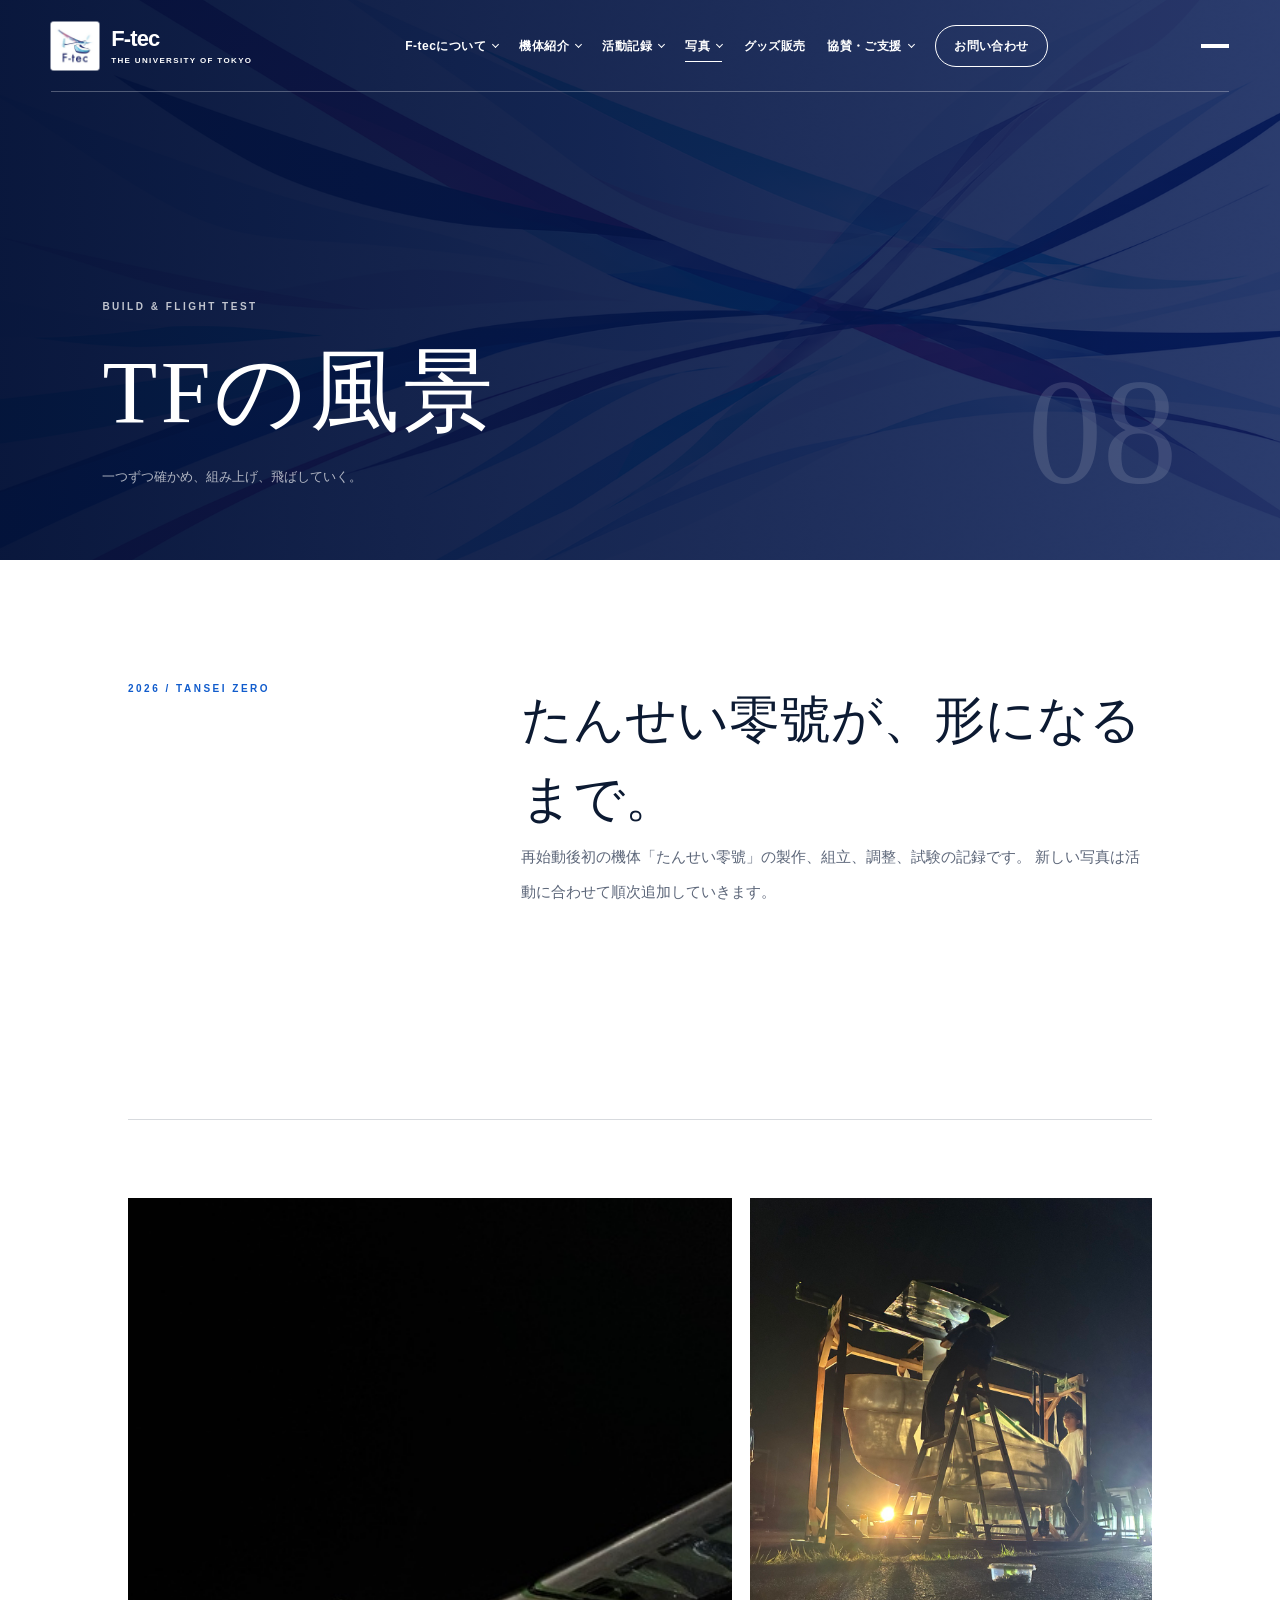
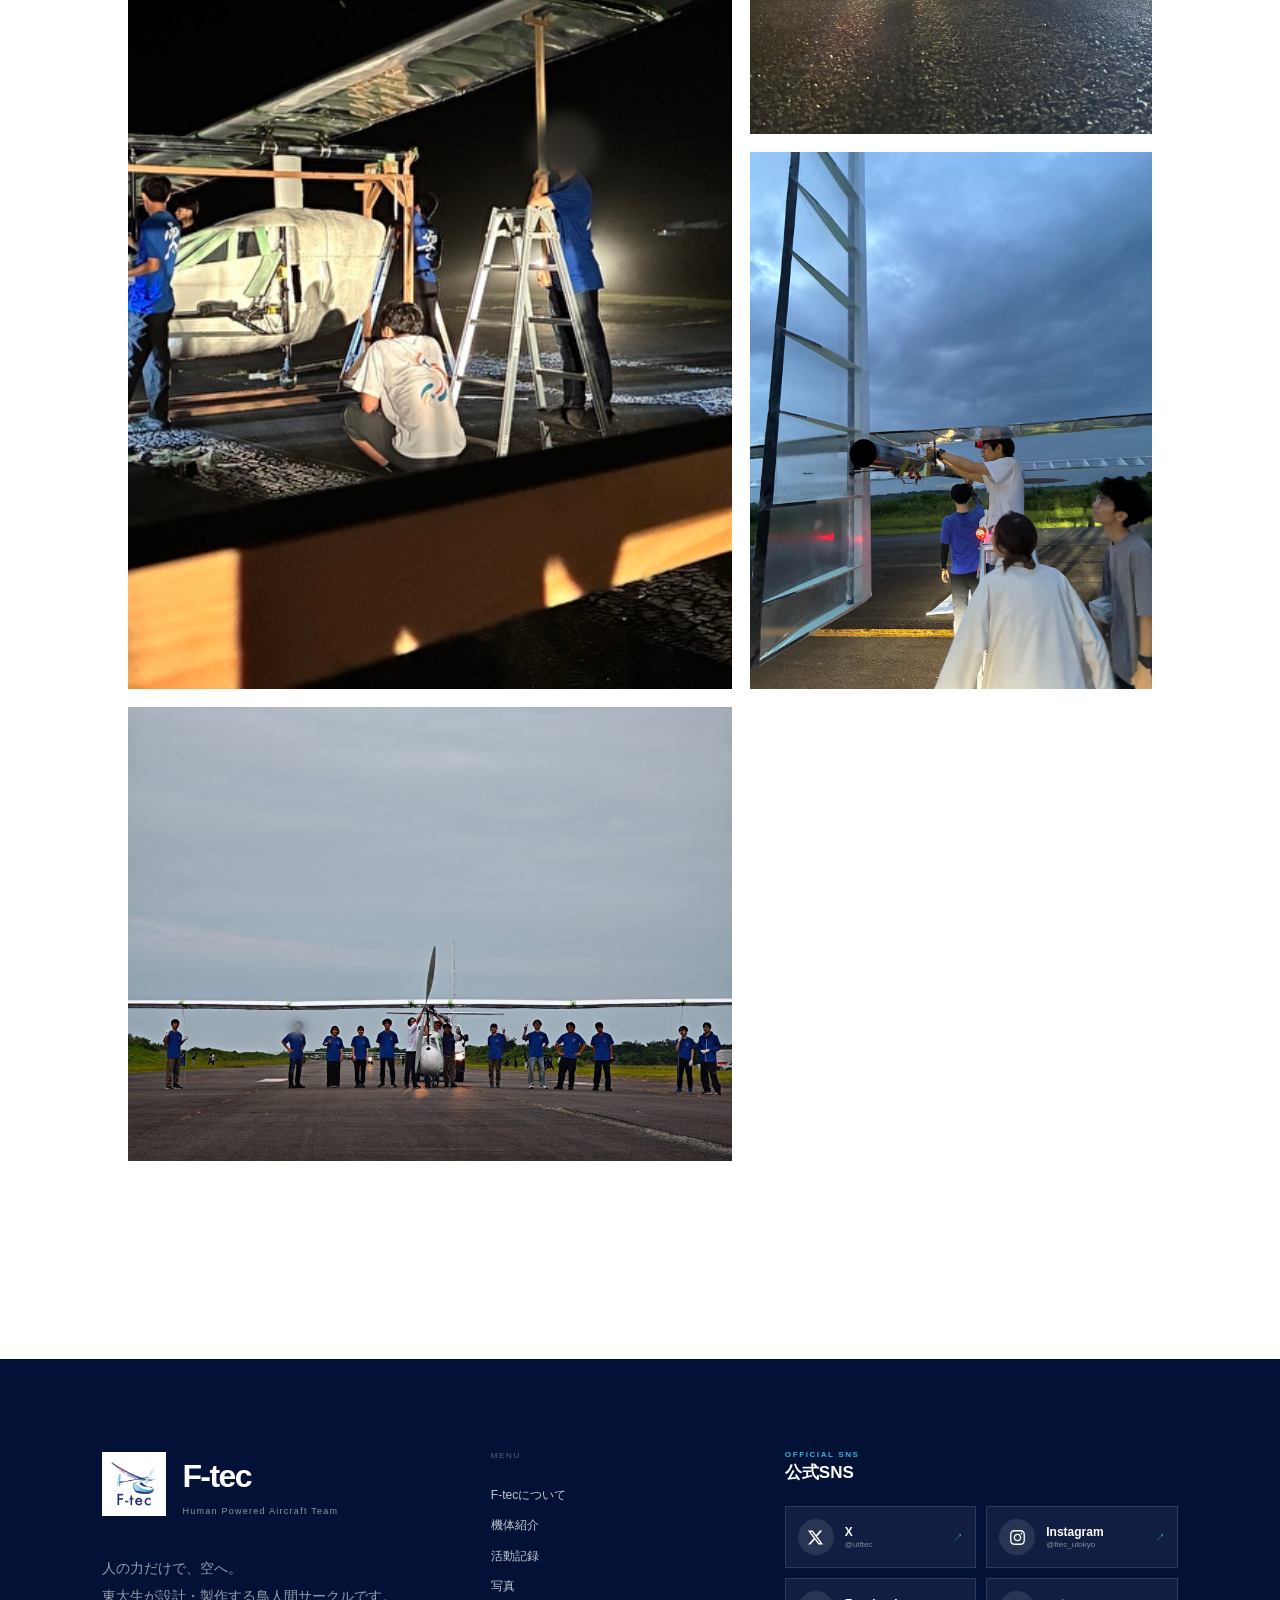
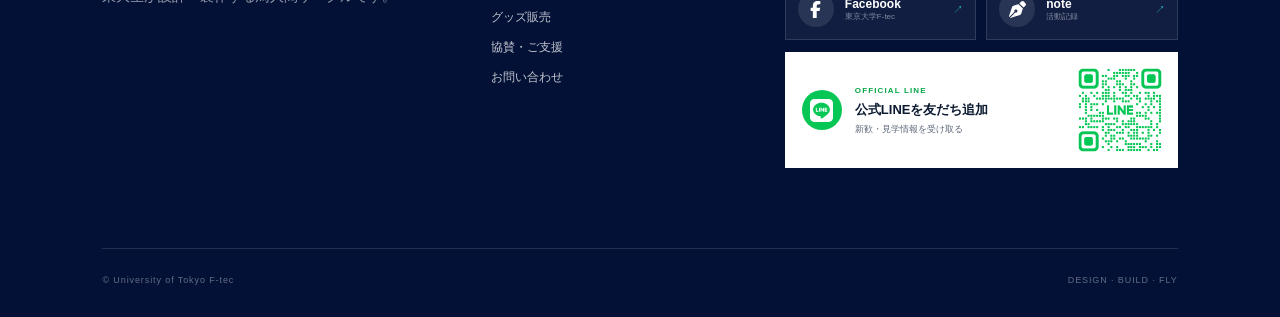
<file: gallery/production/index.html>
<!DOCTYPE html>

<html lang="ja">
<head>
<meta charset="utf-8"/>
<meta content="width=device-width, initial-scale=1" name="viewport"/>
<meta content="KdlZljlwu9cl0Le5NKuzPiqqgoqVHouRuHAvvOmVQUE" name="google-site-verification"/>
<title>TFの風景｜東京大学鳥人間サークルF-tec</title>
<meta content="東京大学鳥人間サークルF-tecのTF（テストフライト）と機体製作の記録です。たんせい零號の組立、調整、試験に取り組むメンバーの様子を写真で紹介します。" name="description"/>
<meta content="index, follow, max-image-preview:large" name="robots"/>
<meta content="#031136" name="theme-color"/>
<link href="https://universityoftokyoftec.github.io/ftec-official/gallery/production/" rel="canonical"/>
<link href="../../assets/ftec-logo.jpg" rel="icon" type="image/jpeg"/>
<meta content="ja_JP" property="og:locale"/>
<meta content="website" property="og:type"/>
<meta content="東京大学鳥人間サークルF-tec" property="og:site_name"/>
<meta content="TFの風景｜東京大学鳥人間サークルF-tec" property="og:title"/>
<meta content="東京大学鳥人間サークルF-tecのTF（テストフライト）と機体製作の記録です。たんせい零號の組立、調整、試験に取り組むメンバーの様子を写真で紹介します。" property="og:description"/>
<meta content="https://universityoftokyoftec.github.io/ftec-official/gallery/production/" property="og:url"/>
<meta content="https://universityoftokyoftec.github.io/ftec-official/assets/images/gallery/production-01-night-wing.jpg" property="og:image"/>
<meta content="夜の試験場で主翼を組み立てるF-tecメンバー" property="og:image:alt"/>
<meta content="summary_large_image" name="twitter:card"/>
<meta content="TFの風景｜東京大学鳥人間サークルF-tec" name="twitter:title"/>
<meta content="東京大学鳥人間サークルF-tecのTF（テストフライト）と機体製作の記録です。たんせい零號の組立、調整、試験に取り組むメンバーの様子を写真で紹介します。" name="twitter:description"/>
<meta content="https://universityoftokyoftec.github.io/ftec-official/assets/images/gallery/production-01-night-wing.jpg" name="twitter:image"/>
<script type="application/ld+json">
  {
    "@context": "https://schema.org",
    "@graph": [
      {
        "@type": "Organization",
        "@id": "https://universityoftokyoftec.github.io/ftec-official/#organization",
        "name": "東京大学鳥人間サークルF-tec",
        "alternateName": [
          "F-tec",
          "東京大学F-tec",
          "東京大学人力飛行機チームF-tec"
        ],
        "url": "https://universityoftokyoftec.github.io/ftec-official/",
        "logo": "https://universityoftokyoftec.github.io/ftec-official/assets/ftec-logo.jpg",
        "email": "university.of.tokyo.ftec@gmail.com",
        "sameAs": [
          "https://x.com/utftec",
          "https://www.instagram.com/ftec_utokyo/",
          "https://www.facebook.com/profile.php?id=61583818448526",
          "https://note.com/utokyo_ftec"
        ]
      },
      {
        "@type": "ImageGallery",
        "@id": "https://universityoftokyoftec.github.io/ftec-official/gallery/production/#webpage",
        "url": "https://universityoftokyoftec.github.io/ftec-official/gallery/production/",
        "name": "TFの風景｜東京大学鳥人間サークルF-tec",
        "description": "東京大学鳥人間サークルF-tecのTF（テストフライト）と機体製作の記録です。たんせい零號の組立、調整、試験に取り組むメンバーの様子を写真で紹介します。",
        "publisher": {
          "@id": "https://universityoftokyoftec.github.io/ftec-official/#organization"
        },
        "primaryImageOfPage": {
          "@type": "ImageObject",
          "url": "https://universityoftokyoftec.github.io/ftec-official/assets/images/gallery/production-01-night-wing.jpg",
          "caption": "夜の試験場で主翼を組み立てるF-tecメンバー"
        },
        "associatedMedia": [
          {
            "@type": "ImageObject",
            "position": 1,
            "contentUrl": "https://universityoftokyoftec.github.io/ftec-official/assets/images/gallery/production-01-night-wing.jpg",
            "caption": "夜の試験場で主翼を組み立てるF-tecメンバー"
          },
          {
            "@type": "ImageObject",
            "position": 2,
            "contentUrl": "https://universityoftokyoftec.github.io/ftec-official/assets/images/gallery/production-02-ladder.jpg",
            "caption": "脚立に上り機体を確認するメンバー"
          },
          {
            "@type": "ImageObject",
            "position": 3,
            "contentUrl": "https://universityoftokyoftec.github.io/ftec-official/assets/images/gallery/production-03-tail.jpg",
            "caption": "尾翼周辺を調整するメンバー"
          },
          {
            "@type": "ImageObject",
            "position": 4,
            "contentUrl": "https://universityoftokyoftec.github.io/ftec-official/assets/images/gallery/production-04-team.jpg",
            "caption": "たんせい零號の前に並ぶF-tecメンバー"
          }
        ],
        "inLanguage": "ja"
      }
    ]
  }
  </script>
<style>/*! tailwindcss v4.2.1 | MIT License | https://tailwindcss.com */@layer theme{:root,:host{--font-sans:ui-sans-serif,system-ui,sans-serif,"Apple Color Emoji","Segoe UI Emoji","Segoe UI Symbol","Noto Color Emoji";--font-mono:ui-monospace,SFMono-Regular,Menlo,Monaco,Consolas,"Liberation Mono","Courier New",monospace;--spacing:.25rem;--default-font-family:var(--font-sans);--default-mono-font-family:var(--font-mono)}}@layer base{*,:after,:before,::backdrop{box-sizing:border-box;border:0 solid;margin:0;padding:0}::file-selector-button{box-sizing:border-box;border:0 solid;margin:0;padding:0}html,:host{-webkit-text-size-adjust:100%;tab-size:4;line-height:1.5;font-family:var(--default-font-family,ui-sans-serif,system-ui,sans-serif,"Apple Color Emoji","Segoe UI Emoji","Segoe UI Symbol","Noto Color Emoji");font-feature-settings:var(--default-font-feature-settings,normal);font-variation-settings:var(--default-font-variation-settings,normal);-webkit-tap-highlight-color:transparent}a{-webkit-text-decoration:inherit}b{font-weight:bolder}:-moz-focusring{outline:auto}img,svg{vertical-align:middle;display:block}button{font:inherit;font-feature-settings:inherit;font-variation-settings:inherit;letter-spacing:inherit;color:inherit;opacity:1;background-color:#0000;border-radius:0}::file-selector-button{font:inherit;font-feature-settings:inherit;font-variation-settings:inherit;letter-spacing:inherit;color:inherit;opacity:1;background-color:#0000;border-radius:0}::file-selector-button{margin-inline-end:4px}::placeholder{opacity:1}@supports (not ((-webkit-appearance:-apple-pay-button))) or (contain-intrinsic-size:1px){::placeholder{color:currentColor}@supports (color:color-mix(in lab,red,red)){::placeholder{color:color-mix(in oklab,currentcolor 50%,transparent)}}}::-webkit-search-decoration{-webkit-appearance:none}::-webkit-date-and-time-value{min-height:1lh;text-align:inherit}::-webkit-datetime-edit{display:inline-flex}::-webkit-datetime-edit-fields-wrapper{padding:0}::-webkit-datetime-edit{padding-block:0}::-webkit-datetime-edit-year-field{padding-block:0}::-webkit-datetime-edit-month-field{padding-block:0}::-webkit-datetime-edit-day-field{padding-block:0}::-webkit-datetime-edit-hour-field{padding-block:0}::-webkit-datetime-edit-minute-field{padding-block:0}::-webkit-datetime-edit-second-field{padding-block:0}::-webkit-datetime-edit-millisecond-field{padding-block:0}::-webkit-datetime-edit-meridiem-field{padding-block:0}::-webkit-calendar-picker-indicator{line-height:1}:-moz-ui-invalid{box-shadow:none}button{appearance:button}::file-selector-button{appearance:button}::-webkit-inner-spin-button{height:auto}::-webkit-outer-spin-button{height:auto}}@layer components;:root{--navy:#071b55;--deep:#031136;--blue:#115ccc;--cyan:#2fb8cf;--magenta:#bd1e77;--ice:#eef6fb;--paper:#f7f8f5;--ink:#0c1a32;--muted:#5c6679;--line:#0c1a3229;--serif:"Yu Mincho","Hiragino Mincho ProN","Noto Serif JP",serif;--sans:"Helvetica Neue","Hiragino Sans","Yu Gothic","Noto Sans JP",Arial,sans-serif}*{box-sizing:border-box}html{scroll-behavior:smooth}body{background:var(--paper);color:var(--ink);font-family:var(--sans);-webkit-font-smoothing:antialiased;margin:0;line-height:1.7}a{color:inherit;text-decoration:none}img{max-width:100%;display:block}button,a{-webkit-tap-highlight-color:transparent}::selection{background:var(--blue);color:#fff}.site-header{z-index:40;justify-content:space-between;align-items:center;height:92px;padding:0 clamp(24px,4vw,72px);display:flex;position:absolute;top:0;left:0;right:0}.site-header:after{content:"";background:#071b551a;height:1px;position:absolute;bottom:0;left:clamp(24px,4vw,72px);right:clamp(24px,4vw,72px)}.site-header--light{color:#fff}.site-header--light:after{background:#ffffff47}.brand{z-index:51;align-items:center;gap:12px;display:inline-flex;position:relative}.brand-mark{background:#fff;border-radius:3px;width:48px;height:48px;overflow:hidden;box-shadow:0 0 0 1px #ffffff80}.brand-mark img{object-fit:cover;width:100%;height:100%}.brand-copy{flex-direction:column;gap:7px;line-height:1;display:flex}.brand-copy b{letter-spacing:-.04em;font-size:22px;font-weight:700}.brand-copy small{letter-spacing:.17em;font-size:8px;font-weight:600}.desktop-nav{letter-spacing:.04em;align-items:center;gap:clamp(14px,1.65vw,28px);font-size:12px;font-weight:600;display:flex}.nav-group{position:relative}.nav-group__trigger{color:inherit;cursor:pointer;font:inherit;letter-spacing:inherit;background:0 0;border:0;align-items:center;gap:7px;padding:10px 0;display:flex;position:relative}.nav-group__trigger:after{content:"";transform-origin:100%;background:currentColor;width:100%;height:1px;transition:transform .3s;position:absolute;bottom:4px;left:0;transform:scaleX(0)}.nav-group:hover .nav-group__trigger:after,.nav-group:focus-within .nav-group__trigger:after,.nav-group.is-active .nav-group__trigger:after,.nav-group.is-open .nav-group__trigger:after{transform-origin:0;transform:scaleX(1)}.nav-group__caret{border-bottom:1px solid;border-right:1px solid;width:5px;height:5px;margin-top:-3px;transition:transform .22s;transform:rotate(45deg)}.nav-group:hover .nav-group__caret,.nav-group:focus-within .nav-group__caret{transform:translateY(3px) rotate(225deg)}.nav-dropdown{border-top:3px solid var(--cyan);color:var(--ink);opacity:0;pointer-events:none;visibility:hidden;background:#fff;min-width:230px;padding:6px 0;transition:opacity .2s,transform .2s,visibility .2s;position:absolute;top:calc(100% + 16px);left:50%;transform:translate(-50%,-8px);box-shadow:0 18px 45px #0311362e}.nav-dropdown:before{content:"";height:19px;position:absolute;top:-19px;left:0;right:0}.nav-group:hover .nav-dropdown,.nav-group:focus-within .nav-dropdown{opacity:1;pointer-events:auto;visibility:visible;transform:translate(-50%)}.nav-dropdown a{letter-spacing:.02em;border-bottom:1px solid #0c1a3217;justify-content:space-between;align-items:center;padding:13px 18px;font-size:12px;font-weight:500;transition:background .2s,color .2s,padding .2s;display:flex}.nav-dropdown a:last-child{border-bottom:0}.nav-dropdown a:hover,.nav-dropdown a:focus-visible{background:var(--ice);color:var(--blue);padding-left:22px}.nav-dropdown__group{position:relative}.nav-dropdown__submenu-trigger{color:var(--ink);cursor:pointer;font:inherit;letter-spacing:.02em;background:#fff;border:0;border-bottom:1px solid #0c1a3217;justify-content:space-between;align-items:center;width:100%;padding:13px 18px;font-size:12px;font-weight:500;transition:background .2s,color .2s,padding .2s;display:flex}.nav-dropdown__submenu-trigger:hover,.nav-dropdown__submenu-trigger:focus-visible{background:var(--ice);color:var(--blue);padding-left:22px}.nav-subdropdown{border-left:3px solid var(--cyan);opacity:0;pointer-events:none;visibility:hidden;background:#fff;min-width:190px;max-height:min(70vh,640px);padding:6px 0;transition:opacity .2s,transform .2s,visibility .2s;position:absolute;top:-6px;left:calc(100% - 2px);overflow-y:auto;transform:translate(-8px);box-shadow:18px 18px 45px #03113629}.nav-dropdown__group:hover .nav-subdropdown,.nav-dropdown__group:focus-within .nav-subdropdown{opacity:1;pointer-events:auto;visibility:visible;transform:translate(0)}.nav-dropdown a span{color:var(--blue);font-size:11px}.nav-cta{border:1px solid;border-radius:100px;padding:10px 18px;transition:background .25s,color .25s}.nav-cta:hover{color:var(--navy);background:currentColor}.eyebrow{letter-spacing:.25em;margin:0 0 28px;font-size:10px;font-weight:700}.button:hover{transform:translateY(-3px)}.button--outline:hover{color:var(--navy);background:#fff}.text-link:hover span{transform:translate(5px)}.scroll-cue i:after{content:"";background:#fff;width:1px;height:28px;animation:1.8s infinite scrollLine;position:absolute;top:-28px;left:0}.eyebrow{color:var(--blue)}.eyebrow--light{color:#ffffffbd}.field-notes figure:after{content:"";pointer-events:none;background:linear-gradient(#0000 65%,#020a1eb3);position:absolute;inset:0}.field-notes figure:hover img.is-active{transform:scale(1.025)}.field-notes__controls button:hover,.field-notes__controls button:focus-visible{background:var(--blue);border-color:#fff;outline:none}.aircraft-feature__visual:after{background:linear-gradient(90deg,transparent 65%,var(--navy));content:"";position:absolute;inset:0}.news-card:hover{background:var(--ice);transform:translateY(-4px)}.news-card:hover .news-card__image img{transform:scale(1.035)}.home-link-card:before,.home-link-card:after{content:"";position:absolute;inset:0}.home-link-card:before{background-position:50%;background-repeat:no-repeat;background-size:cover;transition:transform .8s}.home-link-card:after{transition:opacity .35s}.home-link-card:hover:before{transform:scale(1.08)}.home-link-card:hover:after{opacity:.9}.home-link-card--design:before{background-image:url(../../assets/seo-media/navigation-design-card.jpg);background-position:48%}.home-link-card--design:after{background:linear-gradient(90deg,#f3f9fcf7 0%,#f3f9fce0 48%,#f3f9fc94 100%),linear-gradient(#2fb8cf0a,#071b5514)}.home-link-card--join:before{background-image:url(../../assets/seo-media/navigation-join-card.jpg);background-position:52% 42%}.home-link-card--join:after{background:linear-gradient(90deg,#031136e6 0%,#071b55ba 58%,#115ccc85 100%),linear-gradient(#115ccc2e,#03113657)}.support-banner:after{content:"";pointer-events:none;background:linear-gradient(90deg,#fff 0% 39%,#ffffffe6 51%,#ffffff14 78%,#0000 100%);position:absolute;inset:0}.site-footer{background:var(--deep);color:#fff;padding:90px clamp(28px,8vw,132px) 28px;position:relative;overflow:hidden}.footer-inner{grid-template-columns:minmax(280px,.95fr) minmax(230px,.62fr) minmax(390px,1.15fr);gap:clamp(42px,5vw,76px);display:grid;position:relative}.footer-brand{align-items:center;gap:16px;display:flex}.footer-brand img{object-fit:cover;width:64px;height:64px}.footer-brand span{flex-direction:column;display:flex}.footer-brand b{letter-spacing:-.05em;font-size:32px}.footer-brand small{color:#ffffff8c;letter-spacing:.14em;font-size:9px}.footer-message{color:#ffffff94;font-family:var(--serif);margin:36px 0 0;font-size:14px;line-height:2}.footer-links{flex-direction:column;gap:10px;display:flex}.footer-links p{color:#ffffff59;letter-spacing:.2em;margin:0 0 12px;font-size:8px}.footer-links a{color:#ffffffc2;font-size:12px}.footer-links a:hover{color:#fff}.footer-social{min-width:0}.footer-social__heading{color:#fff;flex-direction:column;margin:0 0 22px;font-size:17px;font-weight:700;line-height:1.4;display:flex}.footer-social__heading span{color:var(--cyan);letter-spacing:.2em;font-size:8px;font-weight:600}.footer-social__grid{grid-template-columns:repeat(2,minmax(0,1fr));gap:10px;display:grid}.footer-social__link{background:#ffffff0e;border:1px solid #ffffff21;grid-template-columns:36px minmax(0,1fr) auto;align-items:center;gap:11px;min-height:62px;padding:10px 12px;transition:background .22s,border-color .22s,transform .22s;display:grid}.footer-social__link:hover,.footer-social__link:focus-visible{background:#ffffff1c;border-color:#2fb8cfcc;transform:translateY(-2px)}.footer-social__icon{background:#ffffff1a;border-radius:50%;justify-content:center;align-items:center;width:36px;height:36px;font-size:17px;display:flex}.footer-social__link>span:nth-child(2){flex-direction:column;min-width:0;line-height:1.35;display:flex}.footer-social__link b{font-size:12px;font-weight:700}.footer-social__link small{color:#ffffff7a;text-overflow:ellipsis;white-space:nowrap;font-size:8px;overflow:hidden}.footer-social__link i{color:var(--cyan);font-size:10px;font-style:normal}.footer-line{color:var(--ink);background:#fff;justify-content:space-between;align-items:center;min-height:116px;margin-top:12px;padding:12px;transition:transform .22s;display:flex;overflow:hidden}.footer-line:hover,.footer-line:focus-visible{transform:translateY(-2px)}.footer-line__copy{align-items:center;gap:13px;padding-left:5px;display:flex}.footer-line__copy>span:last-child{flex-direction:column;display:flex}.footer-line__icon{color:#fff;background:#06c755;border-radius:50%;flex:0 0 40px;justify-content:center;align-items:center;width:40px;height:40px;font-size:23px;display:flex}.footer-line small{color:#06a848;letter-spacing:.14em;font-size:8px;font-weight:700}.footer-line b{margin-top:2px;font-size:13px}.footer-line em{color:var(--muted);font-size:9px;font-style:normal}.footer-line img{object-fit:contain;background:#fff;flex:0 0 92px;width:92px;height:92px}.footer-bottom{color:#ffffff61;letter-spacing:.1em;border-top:1px solid #ffffff21;justify-content:space-between;align-items:center;margin-top:80px;padding-top:24px;font-size:9px;display:flex;position:relative}.page-hero{background:var(--navy);color:#fff;height:560px;position:relative;overflow:hidden}.page-hero:after{content:"";background:linear-gradient(90deg,#031136eb,#071b558c);position:absolute;inset:0}.page-hero__pattern{opacity:.33;background:url(../../assets/seo-media/ftec-ribbon-flow.png)50%/cover no-repeat;position:absolute;inset:0}.page-hero__inner{z-index:2;justify-content:space-between;align-items:flex-end;display:flex;position:absolute;bottom:72px;left:clamp(28px,8vw,132px);right:clamp(28px,8vw,132px)}.page-hero h1{font-family:var(--serif);letter-spacing:.04em;margin:0;font-size:clamp(54px,7vw,100px);font-weight:500;line-height:1.1}.page-hero__lead{color:#ffffffad;margin:24px 0 0;font-size:13px}.page-index{color:#ffffff21;font-family:var(--serif);font-size:150px;line-height:.75}.page-body{background:#fff;padding:120px clamp(28px,10vw,165px)}.page-intro{grid-template-columns:.65fr 1.35fr;gap:7vw;margin-bottom:120px;display:grid}.page-intro h2{font-family:var(--serif);margin:0;font-size:clamp(34px,4vw,54px);font-weight:500;line-height:1.55}.page-intro__copy{color:var(--muted);font-size:15px;line-height:2.35}.page-intro__copy p:first-child{margin-top:0}.activity-intro__visual:after{content:"";pointer-events:none;background:linear-gradient(90deg,#fff 0%,#fffffff0 5%,#fff0 24% 78%,#fff 100%),linear-gradient(#fff 0%,#fff0 18% 80%,#fff 100%);position:absolute;inset:0}.sponsor-intro__visual:after{content:"";pointer-events:none;background:linear-gradient(90deg,#fff 0%,#ffffffe6 6%,#fff0 27% 78%,#fff 100%),linear-gradient(#fff 0%,#fff0 17% 82%,#fff 100%);position:absolute;inset:0}.sponsor-intro__visual:hover img{filter:saturate(.94) contrast(1.01) brightness(1.04);transform:scale(1.012)}.support-feature__image:after{content:"";pointer-events:none;background:linear-gradient(145deg,#0000 55%,#05204c33);position:absolute;inset:0}.support-feature__image:hover img{filter:saturate(.98) contrast(1.03);transform:scale(1.025)}.content-section{border-top:1px solid var(--line);padding:78px 0}.timeline-item:before{border:3px solid var(--blue);content:"";background:#fff;border-radius:50%;width:15px;height:15px;position:absolute;top:8px;left:-8px}.team-card:after{background:var(--blue);content:"";transform-origin:0;width:100%;height:3px;transition:transform .35s;position:absolute;bottom:0;left:0;transform:scaleX(0)}.team-card:hover:after{transform:scaleX(1)}.team-card__media:before{content:"";mix-blend-mode:multiply;pointer-events:none;z-index:1;background:linear-gradient(135deg,#071b5538,#115ccc0a 62%,#2fb8cf14);position:absolute;inset:0}.team-card__media:after{background:linear-gradient(180deg,var(--paper) 0%,#f7f8f547 12%,transparent 28%,transparent 84%,var(--paper) 100%),linear-gradient(90deg,var(--paper) 0%,transparent 6%,transparent 94%,var(--paper) 100%);content:"";pointer-events:none;z-index:2;position:absolute;inset:0}.team-card:hover .team-card__media img{transform:scale(1.025)}.team-card--featured .team-card__media:after{background:linear-gradient(90deg,var(--deep) 0%,#03113680 14%,transparent 40%),linear-gradient(180deg,var(--deep) 0%,transparent 15%,transparent 85%,var(--deep) 100%)}.teams-collaboration:after{content:"";border:1px solid #ffffff14;border-radius:50%;width:520px;height:520px;position:absolute;top:-240px;right:-120px}.aircraft-year-card:hover{z-index:1;background:#fbfdff;transform:translateY(-3px);box-shadow:0 18px 40px #03113617}.aircraft-year-card__visual:after{content:"";border-top:1px solid #071b552e;width:120%;position:absolute;top:54%;left:-10%;transform:rotate(-7deg)}.note-post-card:hover{background:var(--ice);transform:translateY(-4px)}.note-post-card:hover .note-post-card__image img{transform:scale(1.035)}.social-platform-tabs button:after{background:var(--blue);content:"";height:3px;transition:transform .2s;position:absolute;bottom:-1px;left:12px;right:12px;transform:scaleX(0)}.social-platform-tabs button.is-active:after{transform:scaleX(1)}@keyframes social-panel-in{0%{opacity:0;transform:translateY(8px)}to{opacity:1;transform:translateY(0)}}.post-row:hover{background:var(--ice);padding-left:18px;padding-right:18px}.gallery-grid{grid-template-columns:1.2fr .8fr;gap:18px;display:grid}.gallery-item{min-height:330px;position:relative;overflow:hidden}.gallery-item:first-child{grid-row:span 2;min-height:680px}.gallery-item img{object-fit:cover;width:100%;height:100%;transition:transform .7s}.gallery-item:hover img{transform:scale(1.03)}.sponsor-card:after{background:linear-gradient(90deg,var(--blue),#7bc8eb);content:"";transform-origin:0;width:calc(100% - 60px);height:3px;transition:transform .24s;position:absolute;bottom:0;left:30px;transform:scaleX(0)}.sponsor-card:hover:after{transform:scaleX(1)}.sponsor-card__icon:after{content:"";border:1px solid #115ccc1f;border-radius:50%;position:absolute;inset:5px}.sponsor-callout:after,.join-callout:after{content:"";opacity:.17;background:url(../../assets/seo-media/ftec-ribbon-flow.png)50%/cover no-repeat;position:absolute;inset:0 0 0 45%}.sponsor-callout:after{background:linear-gradient(90deg,var(--navy) 0%,var(--navy) 42%,#071b55eb 54%,#071b5575 78%,#071b5542 100%);opacity:1;pointer-events:none;z-index:1;inset:0}.form-control input:focus,.form-control select:focus,.form-control textarea:focus{border-color:var(--blue);box-shadow:0 0 0 3px #115ccc1a}.form-actions .button:disabled{cursor:wait;opacity:.55}@keyframes heroReveal{0%{opacity:0;transform:scale(1.06)}to{opacity:1;transform:scale(1)}}@keyframes riseIn{0%{opacity:0;transform:translateY(24px)}to{opacity:1;transform:translateY(0)}}@keyframes scrollLine{0%{transform:translateY(0)}to{transform:translateY(110px)}}@media (width<=1100px){.footer-inner{grid-template-columns:minmax(280px,1fr) minmax(230px,.72fr)}.footer-social{grid-column:1/-1;max-width:720px}.desktop-nav{display:none}.menu-button{z-index:51;background:0 0;border:0;flex-direction:column;justify-content:center;gap:7px;width:46px;height:46px;padding:10px 0 10px 14px;display:flex;position:relative}.mobile-menu{background:var(--deep);color:#fff;opacity:0;pointer-events:none;z-index:50;transition:opacity .3s,transform .3s;display:block;position:fixed;inset:0;transform:translateY(-18px)}.mobile-menu:after{content:"";opacity:.1;background:url(../../assets/seo-media/ftec-ribbon-flow.png)50%/cover no-repeat;position:absolute;inset:0}.aircraft-feature__visual:after{background:linear-gradient(0deg,var(--navy),transparent 40%)}}@media (width<=760px){.sponsor-intro__visual:after{background:linear-gradient(90deg,#fff 0%,#fff0 15% 85%,#fff 100%),linear-gradient(#fff 0%,#fff0 12% 82%,#fff 100%)}.site-header{height:76px;padding:0 20px}.site-header:after{left:20px;right:20px}.brand-mark{width:40px;height:40px}.brand-copy b{font-size:19px}.brand-copy small{font-size:6px}.page-intro{grid-template-columns:1fr;gap:25px}.support-banner:after{background:linear-gradient(#fff 0% 48%,#fffffff2 59%,#ffffff14 82%,#0000 100%)}.site-footer{padding:70px 24px 24px}.footer-inner{grid-template-columns:1fr}.footer-links{gap:20px}.footer-social__grid{grid-template-columns:1fr}.footer-line{max-width:430px}.footer-bottom{flex-direction:column;align-items:flex-start;gap:8px}.page-hero{height:490px}.page-hero__inner{bottom:55px;left:24px;right:24px}.page-hero h1{font-size:50px}.page-index{display:none}.page-body{padding:82px 24px}.page-intro{margin-bottom:80px}.gallery-grid{grid-template-columns:1fr}.gallery-item,.gallery-item:first-child{grid-row:auto;min-height:330px}.sponsor-callout:after{background:linear-gradient(180deg,var(--navy) 0%,var(--navy) 44%,#071b55eb 58%,#071b5561 84%,#071b5538 100%)}}@media (prefers-reduced-motion:reduce){*,:before,:after{scroll-behavior:auto!important;transition-duration:.01ms!important;animation-duration:.01ms!important;animation-iteration-count:1!important}}</style>
<style>.sf-hidden{display:none!important}</style>
<style id="ftec-static-fixes">
/* GitHub/Vercel移植版で追加した補修スタイル */
.menu-button > span {
  display: block;
  width: 28px;
  height: 1.5px;
  background: currentColor;
  transform-origin: center;
  transition: transform .25s ease, opacity .2s ease;
}
.menu-button.ftec-open > span:nth-child(1) { transform: translateY(8.5px) rotate(45deg); }
.menu-button.ftec-open > span:nth-child(2) { opacity: 0; }
.menu-button.ftec-open > span:nth-child(3) { transform: translateY(-8.5px) rotate(-45deg); }
.mobile-menu.ftec-open { opacity: 1; pointer-events: auto; transform: translateY(0); }
.mobile-menu::after { pointer-events: none; }
body.ftec-menu-open { overflow: hidden; }
.ftec-mobile-inner {
  position: relative;
  z-index: 1;
  min-height: 100%;
  padding: 104px clamp(22px, 7vw, 52px) 52px;
  overflow-y: auto;
}
.ftec-mobile-kicker {
  margin: 0 0 30px;
  color: var(--cyan, #40d9ff);
  font-size: 10px;
  font-weight: 700;
  letter-spacing: .22em;
}
.ftec-mobile-nav { border-top: 1px solid rgba(255,255,255,.22); }
.ftec-mobile-section { border-bottom: 1px solid rgba(255,255,255,.18); }
.ftec-mobile-summary {
  list-style: none;
  cursor: pointer;
  display: flex;
  justify-content: space-between;
  align-items: center;
  padding: 18px 0;
  font-size: clamp(18px, 5vw, 25px);
  font-weight: 600;
  letter-spacing: .02em;
}
.ftec-mobile-summary::-webkit-details-marker { display: none; }
.ftec-mobile-summary::after { content: '+'; font-size: 25px; font-weight: 300; transition: transform .2s ease; }
.ftec-mobile-section[open] .ftec-mobile-summary::after { transform: rotate(45deg); }
.ftec-mobile-links { display: grid; gap: 1px; padding: 0 0 16px 12px; }
.ftec-mobile-links a {
  display: flex;
  justify-content: space-between;
  gap: 20px;
  padding: 10px 0;
  color: rgba(255,255,255,.78);
  font-size: 13px;
  letter-spacing: .04em;
}
.ftec-mobile-links a::after { content: '→'; color: var(--cyan, #40d9ff); }
.ftec-mobile-links a[target='_blank']::after { content: '↗'; }
.ftec-mobile-contact {
  display: flex;
  justify-content: space-between;
  align-items: center;
  margin-top: 24px;
  padding: 17px 18px;
  background: var(--cyan, #40d9ff);
  color: var(--deep, #031136);
  font-weight: 700;
  letter-spacing: .04em;
}
.ftec-mobile-contact::after { content: '→'; }
@media (width > 1100px) {
  .mobile-menu { display: none !important; }
}
/* SingleFile保存時に固定された表示状態を自然に戻す */
.field-notes__slides img { transition: opacity .35s ease; }
/* 問い合わせ送信時の補助表示 */
.ftec-form-note {
  margin-top: 12px;
  font-size: 12px;
  line-height: 1.7;
  color: #526078;
}
</style>
</head>
<body>
<main><section class="page-hero"><header class="site-header site-header--light"><a aria-label="F-tec トップページ" class="brand" href="../../"><span class="brand-mark"><img alt="F-tecロゴ" src="../../assets/ftec-logo.jpg"/></span><span class="brand-copy"><b>F-tec</b><small>THE UNIVERSITY OF TOKYO</small></span></a><nav aria-label="メインナビゲーション" class="desktop-nav"><div class="nav-group"><button aria-expanded="false" aria-haspopup="true" class="nav-group__trigger" type="button">F-tecについて<span aria-hidden="true" class="nav-group__caret"></span></button><div class="nav-dropdown"><a href="../../about/">F-tecとは<span aria-hidden="true">→</span></a><a href="../../about/#history">活動の歩み<span aria-hidden="true">→</span></a><a href="../../about/teams/">班紹介<span aria-hidden="true">→</span></a><a href="../../join/">入会案内<span aria-hidden="true">→</span></a></div></div><div class="nav-group"><button aria-expanded="false" aria-haspopup="true" class="nav-group__trigger" type="button">機体紹介<span aria-hidden="true" class="nav-group__caret"></span></button><div class="nav-dropdown"><a href="../../aircraft/tansei-zero/">たんせい零號<span aria-hidden="true">→</span></a><div class="nav-dropdown__group"><button aria-expanded="false" class="nav-dropdown__submenu-trigger" type="button">過年度機体<span aria-hidden="true">→</span></button><div class="nav-subdropdown"><a href="../../aircraft/archive/#aircraft-2014">2014年度機<span aria-hidden="true">→</span></a><a href="../../aircraft/archive/#aircraft-2013">2013年度機<span aria-hidden="true">→</span></a><a href="../../aircraft/archive/#aircraft-2012">2012年度機<span aria-hidden="true">→</span></a><a href="../../aircraft/archive/#aircraft-2011">2011年度機<span aria-hidden="true">→</span></a><a href="../../aircraft/archive/#aircraft-2010">2010年度機<span aria-hidden="true">→</span></a><a href="../../aircraft/archive/#aircraft-2009">2009年度機<span aria-hidden="true">→</span></a><a href="../../aircraft/archive/#aircraft-2008">2008年度機<span aria-hidden="true">→</span></a><a href="../../aircraft/archive/#aircraft-2007">2007年度機<span aria-hidden="true">→</span></a><a href="../../aircraft/archive/#aircraft-2006">2006年度機<span aria-hidden="true">→</span></a><a href="../../aircraft/archive/#aircraft-2005">2005年度機<span aria-hidden="true">→</span></a><a href="../../aircraft/archive/#aircraft-2004">2004年度機<span aria-hidden="true">→</span></a><a href="../../aircraft/archive/#aircraft-2003">2003年度機<span aria-hidden="true">→</span></a><a href="../../aircraft/archive/#aircraft-2002">2002年度機<span aria-hidden="true">→</span></a><a href="../../aircraft/archive/#aircraft-2001">2001年度機<span aria-hidden="true">→</span></a><a href="../../aircraft/archive/#aircraft-2000">2000年度機<span aria-hidden="true">→</span></a><a href="../../aircraft/archive/#aircraft-1999">1999年度機<span aria-hidden="true">→</span></a><a href="../../aircraft/archive/#aircraft-1998">1998年度機<span aria-hidden="true">→</span></a><a href="../../aircraft/archive/#aircraft-1997">1997年度機<span aria-hidden="true">→</span></a><a href="../../aircraft/archive/#aircraft-1996">1996年度機<span aria-hidden="true">→</span></a></div></div></div></div><div class="nav-group"><button aria-expanded="false" aria-haspopup="true" class="nav-group__trigger" type="button">活動記録<span aria-hidden="true" class="nav-group__caret"></span></button><div class="nav-dropdown"><a href="../../activity/#latest">最新の活動記録<span aria-hidden="true">→</span></a><a href="https://note.com/utokyo_ftec" rel="noopener noreferrer" target="_blank">F-tec公式note<span aria-hidden="true">↗</span></a><div class="nav-dropdown__group"><button aria-expanded="false" class="nav-dropdown__submenu-trigger" type="button">SNS<span aria-hidden="true">→</span></button><div class="nav-subdropdown"><a href="https://x.com/utftec" rel="noopener noreferrer" target="_blank">X<span aria-hidden="true">↗</span></a><a href="https://www.instagram.com/ftec_utokyo/" rel="noopener noreferrer" target="_blank">Instagram<span aria-hidden="true">↗</span></a><a href="https://www.facebook.com/profile.php?id=61583818448526" rel="noopener noreferrer" target="_blank">Facebook<span aria-hidden="true">↗</span></a></div></div></div></div><div class="nav-group is-active"><button aria-expanded="false" aria-haspopup="true" class="nav-group__trigger" type="button">写真<span aria-hidden="true" class="nav-group__caret"></span></button><div class="nav-dropdown"><a href="./">TFの風景<span aria-hidden="true">→</span></a><a href="../workshop/">作業場の風景<span aria-hidden="true">→</span></a></div></div><a class="nav-direct-link" href="../../goods/">グッズ販売</a><div class="nav-group"><button aria-expanded="false" aria-haspopup="true" class="nav-group__trigger" type="button">協賛・ご支援<span aria-hidden="true" class="nav-group__caret"></span></button><div class="nav-dropdown"><a href="../../sponsors/#donation">寄付<span aria-hidden="true">→</span></a><a href="../../sponsors/#crowdfunding">クラウドファンディング<span aria-hidden="true">→</span></a><a href="../../sponsors/#partners">協賛企業一覧<span aria-hidden="true">→</span></a><a href="../../sponsors/#support">協賛について<span aria-hidden="true">→</span></a></div></div><a class="nav-cta" href="../../contact/">お問い合わせ</a></nav><button aria-expanded="false" aria-label="メニューを開く" class="menu-button" type="button"></button><div class="mobile-menu"></div></header><div aria-hidden="true" class="page-hero__pattern"></div><div class="page-hero__inner"><div><p class="eyebrow eyebrow--light">BUILD &amp; FLIGHT TEST<h1>TFの風景</h1><p class="page-hero__lead">一つずつ確かめ、組み上げ、飛ばしていく。</p></p></div><span class="page-index">08</span></div></section><div class="page-body"><section class="page-intro"><p class="eyebrow">2026 / TANSEI ZERO<div><h2>たんせい零號が、形になるまで。</h2><div class="page-intro__copy"><p>再始動後初の機体「たんせい零號」の製作、組立、調整、試験の記録です。 新しい写真は活動に合わせて順次追加していきます。</p></div></div></p></section><section class="content-section"><div class="gallery-grid"><article class="gallery-item"><img alt="夜の試験場で主翼を組み立てるF-tecメンバー" decoding="async" fetchpriority="high" src="../../assets/images/gallery/production-01-night-wing.jpg"/></article><article class="gallery-item"><img alt="脚立に上り機体を確認するメンバー" decoding="async" loading="lazy" src="../../assets/images/gallery/production-02-ladder.jpg"/></article><article class="gallery-item"><img alt="尾翼周辺を調整するメンバー" decoding="async" loading="lazy" src="../../assets/images/gallery/production-03-tail.jpg"/></article><article class="gallery-item"><img alt="たんせい零號の前に並ぶF-tecメンバー" decoding="async" loading="lazy" src="../../assets/images/gallery/production-04-team.jpg"/></article></div></section></div></main><footer class="site-footer"><div class="footer-inner"><div><a class="footer-brand" href="../../"><img alt="F-tecロゴ" src="../../assets/ftec-logo.jpg"/><span><b>F-tec</b><small>Human Powered Aircraft Team</small></span></a><p class="footer-message">人の力だけで、空へ。<br/>東大生が設計・製作する鳥人間サークルです。</p></div><nav aria-label="フッターナビゲーション" class="footer-links"><p>MENU</p><a href="../../about/">F-tecについて</a><a href="../../aircraft/tansei-zero/">機体紹介</a><a href="../../activity/">活動記録</a><a href="./">写真</a><a href="../../goods/">グッズ販売</a><a href="../../sponsors/">協賛・ご支援</a><a href="../../contact/">お問い合わせ</a></nav><div class="footer-social"><p class="footer-social__heading"><span>OFFICIAL SNS</span>公式SNS<div class="footer-social__grid"><a aria-label="F-tec公式Xを開く" class="footer-social__link" href="https://x.com/utftec" rel="noopener noreferrer" target="_blank"><span aria-hidden="true" class="footer-social__icon"><svg fill="currentColor" height="1em" stroke="currentColor" stroke-width="0" viewbox="0 0 512 512" width="1em" xmlns="http://www.w3.org/2000/svg"><path d="M389.2 48h70.6L305.6 224.2 487 464H345L233.7 318.6 106.5 464H35.8L200.7 275.5 26.8 48H172.4L272.9 180.9 389.2 48zM364.4 421.8h39.1L151.1 88h-42L364.4 421.8z"></path></svg></span><span><b>X</b><small>@utftec</small></span><i aria-hidden="true">↗</i></a><a aria-label="F-tec公式Instagramを開く" class="footer-social__link" href="https://www.instagram.com/ftec_utokyo/" rel="noopener noreferrer" target="_blank"><span aria-hidden="true" class="footer-social__icon"><svg fill="currentColor" height="1em" stroke="currentColor" stroke-width="0" viewbox="0 0 448 512" width="1em" xmlns="http://www.w3.org/2000/svg"><path d="M224.1 141c-63.6 0-114.9 51.3-114.9 114.9s51.3 114.9 114.9 114.9S339 319.5 339 255.9 287.7 141 224.1 141zm0 189.6c-41.1 0-74.7-33.5-74.7-74.7s33.5-74.7 74.7-74.7 74.7 33.5 74.7 74.7-33.6 74.7-74.7 74.7zm146.4-194.3c0 14.9-12 26.8-26.8 26.8-14.9 0-26.8-12-26.8-26.8s12-26.8 26.8-26.8 26.8 12 26.8 26.8zm76.1 27.2c-1.7-35.9-9.9-67.7-36.2-93.9-26.2-26.2-58-34.4-93.9-36.2-37-2.1-147.9-2.1-184.9 0-35.8 1.7-67.6 9.9-93.9 36.1s-34.4 58-36.2 93.9c-2.1 37-2.1 147.9 0 184.9 1.7 35.9 9.9 67.7 36.2 93.9s58 34.4 93.9 36.2c37 2.1 147.9 2.1 184.9 0 35.9-1.7 67.7-9.9 93.9-36.2 26.2-26.2 34.4-58 36.2-93.9 2.1-37 2.1-147.8 0-184.8zM398.8 388c-7.8 19.6-22.9 34.7-42.6 42.6-29.5 11.7-99.5 9-132.1 9s-102.7 2.6-132.1-9c-19.6-7.8-34.7-22.9-42.6-42.6-11.7-29.5-9-99.5-9-132.1s-2.6-102.7 9-132.1c7.8-19.6 22.9-34.7 42.6-42.6 29.5-11.7 99.5-9 132.1-9s102.7-2.6 132.1 9c19.6 7.8 34.7 22.9 42.6 42.6 11.7 29.5 9 99.5 9 132.1s2.7 102.7-9 132.1z"></path></svg></span><span><b>Instagram</b><small>@ftec_utokyo</small></span><i aria-hidden="true">↗</i></a><a aria-label="F-tec公式Facebookを開く" class="footer-social__link" href="https://www.facebook.com/profile.php?id=61583818448526" rel="noopener noreferrer" target="_blank"><span aria-hidden="true" class="footer-social__icon"><svg fill="currentColor" height="1em" stroke="currentColor" stroke-width="0" viewbox="0 0 320 512" width="1em" xmlns="http://www.w3.org/2000/svg"><path d="M80 299.3V512H196V299.3h86.5l18-97.8H196V166.9c0-51.7 20.3-71.5 72.7-71.5c16.3 0 29.4 .4 37 1.2V7.9C291.4 4 256.4 0 236.2 0C129.3 0 80 50.5 80 159.4v42.1H14v97.8H80z"></path></svg></span><span><b>Facebook</b><small>東京大学F-tec</small></span><i aria-hidden="true">↗</i></a><a aria-label="F-tec公式noteを開く" class="footer-social__link" href="https://note.com/utokyo_ftec" rel="noopener noreferrer" target="_blank"><span aria-hidden="true" class="footer-social__icon"><svg fill="currentColor" height="1em" stroke="currentColor" stroke-width="0" viewbox="0 0 512 512" width="1em" xmlns="http://www.w3.org/2000/svg"><path d="M368.4 18.3L312.7 74.1 437.9 199.3l55.7-55.7c21.9-21.9 21.9-57.3 0-79.2L447.6 18.3c-21.9-21.9-57.3-21.9-79.2 0zM288 94.6l-9.2 2.8L134.7 140.6c-19.9 6-35.7 21.2-42.3 41L3.8 445.8c-3.8 11.3-1 23.9 7.3 32.4L164.7 324.7c-3-6.3-4.7-13.3-4.7-20.7c0-26.5 21.5-48 48-48s48 21.5 48 48s-21.5 48-48 48c-7.4 0-14.4-1.7-20.7-4.7L33.7 500.9c8.6 8.3 21.1 11.2 32.4 7.3l264.3-88.6c19.7-6.6 35-22.4 41-42.3l43.2-144.1 2.7-9.2L288 94.6z"></path></svg></span><span><b>note</b><small>活動記録</small></span><i aria-hidden="true">↗</i></a></div><a aria-label="F-tec公式LINEを友だち追加する" class="footer-line" href="https://line.me/R/ti/p/@669fjvcz" rel="noopener noreferrer" target="_blank"><span class="footer-line__copy"><span aria-hidden="true" class="footer-line__icon"><svg fill="currentColor" height="1em" stroke="currentColor" stroke-width="0" viewbox="0 0 512 512" width="1em" xmlns="http://www.w3.org/2000/svg"><path d="M311 196.8v81.3c0 2.1-1.6 3.7-3.7 3.7h-13c-1.3 0-2.4-.7-3-1.5l-37.3-50.3v48.2c0 2.1-1.6 3.7-3.7 3.7h-13c-2.1 0-3.7-1.6-3.7-3.7V196.9c0-2.1 1.6-3.7 3.7-3.7h12.9c1.1 0 2.4 .6 3 1.6l37.3 50.3V196.9c0-2.1 1.6-3.7 3.7-3.7h13c2.1-.1 3.8 1.6 3.8 3.5zm-93.7-3.7h-13c-2.1 0-3.7 1.6-3.7 3.7v81.3c0 2.1 1.6 3.7 3.7 3.7h13c2.1 0 3.7-1.6 3.7-3.7V196.8c0-1.9-1.6-3.7-3.7-3.7zm-31.4 68.1H150.3V196.8c0-2.1-1.6-3.7-3.7-3.7h-13c-2.1 0-3.7 1.6-3.7 3.7v81.3c0 1 .3 1.8 1 2.5c.7 .6 1.5 1 2.5 1h52.2c2.1 0 3.7-1.6 3.7-3.7v-13c0-1.9-1.6-3.7-3.5-3.7zm193.7-68.1H327.3c-1.9 0-3.7 1.6-3.7 3.7v81.3c0 1.9 1.6 3.7 3.7 3.7h52.2c2.1 0 3.7-1.6 3.7-3.7V265c0-2.1-1.6-3.7-3.7-3.7H344V247.7h35.5c2.1 0 3.7-1.6 3.7-3.7V230.9c0-2.1-1.6-3.7-3.7-3.7H344V213.5h35.5c2.1 0 3.7-1.6 3.7-3.7v-13c-.1-1.9-1.7-3.7-3.7-3.7zM512 93.4V419.4c-.1 51.2-42.1 92.7-93.4 92.6H92.6C41.4 511.9-.1 469.8 0 418.6V92.6C.1 41.4 42.2-.1 93.4 0H419.4c51.2 .1 92.7 42.1 92.6 93.4zM441.6 233.5c0-83.4-83.7-151.3-186.4-151.3s-186.4 67.9-186.4 151.3c0 74.7 66.3 137.4 155.9 149.3c21.8 4.7 19.3 12.7 14.4 42.1c-.8 4.7-3.8 18.4 16.1 10.1s107.3-63.2 146.5-108.2c27-29.7 39.9-59.8 39.9-93.1z"></path></svg></span><span><small>OFFICIAL LINE</small><b>公式LINEを友だち追加</b><em>新歓・見学情報を受け取る</em></span></span><img alt="F-tec公式LINEの友だち追加QRコード" src="../../assets/line-qr.png"/></a></p></div></div><div class="footer-bottom"><span>© University of Tokyo F-tec</span><span>DESIGN · BUILD · FLY</span></div></footer><script id="ftec-static-runtime">
(() => {
  const header = document.querySelector('.site-header');
  const menuButton = header?.querySelector('.menu-button');
  const mobileMenu = header?.querySelector('.mobile-menu');
  const desktopNav = header?.querySelector('.desktop-nav');

  // 保存時に消えたハンバーガーの線を復元
  if (menuButton && !menuButton.children.length) {
    menuButton.innerHTML = '<span></span><span></span><span></span>';
  }

  // デスクトップナビを基にスマホメニューを再生成
  if (mobileMenu && desktopNav) {
    const inner = document.createElement('div');
    inner.className = 'ftec-mobile-inner';
    inner.innerHTML = '<p class="ftec-mobile-kicker">NAVIGATION</p>';
    const nav = document.createElement('nav');
    nav.className = 'ftec-mobile-nav';
    nav.setAttribute('aria-label', 'スマートフォン用メニュー');

    desktopNav.querySelectorAll(':scope > .nav-group, :scope > .nav-direct-link').forEach((item) => {
      if (item.matches('.nav-direct-link')) {
        const direct = item.cloneNode(true);
        direct.className = 'ftec-mobile-direct' + (item.classList.contains('is-active') ? ' is-active' : '');
        nav.appendChild(direct);
        return;
      }

      const group = item;
      const trigger = group.querySelector(':scope > .nav-group__trigger');
      const dropdown = group.querySelector(':scope > .nav-dropdown');
      if (!trigger || !dropdown) return;
      const details = document.createElement('details');
      details.className = 'ftec-mobile-section';
      const summary = document.createElement('summary');
      summary.className = 'ftec-mobile-summary';
      summary.textContent = trigger.childNodes[0]?.textContent?.trim() || trigger.textContent.trim();
      const links = document.createElement('div');
      links.className = 'ftec-mobile-links';

      // 直下のリンク
      dropdown.querySelectorAll(':scope > a').forEach((a) => links.appendChild(a.cloneNode(true)));

      // サブメニュー。過年度機体は一覧への1リンクにまとめ、SNSは各リンクを残す
      dropdown.querySelectorAll(':scope > .nav-dropdown__group').forEach((subgroup) => {
        const subTrigger = subgroup.querySelector(':scope > .nav-dropdown__submenu-trigger');
        const subLinks = [...subgroup.querySelectorAll(':scope > .nav-subdropdown a')];
        const label = subTrigger?.childNodes[0]?.textContent?.trim() || '';
        if (!subLinks.length) return;
        if (label.includes('過年度機体')) {
          const a = subLinks[0].cloneNode(true);
          a.href = a.href.split('#')[0];
          a.textContent = '過年度機体一覧';
          links.appendChild(a);
        } else {
          subLinks.forEach((a) => links.appendChild(a.cloneNode(true)));
        }
      });

      details.append(summary, links);
      nav.appendChild(details);
    });

    const contact = desktopNav.querySelector(':scope > .nav-cta');
    if (contact) {
      const c = contact.cloneNode(true);
      c.className = 'ftec-mobile-contact';
      nav.appendChild(c);
    }
    inner.appendChild(nav);
    mobileMenu.replaceChildren(inner);
  }

  const closeMenu = () => {
    menuButton?.classList.remove('ftec-open');
    mobileMenu?.classList.remove('ftec-open');
    document.body.classList.remove('ftec-menu-open');
    menuButton?.setAttribute('aria-expanded', 'false');
    menuButton?.setAttribute('aria-label', 'メニューを開く');
  };
  const openMenu = () => {
    menuButton?.classList.add('ftec-open');
    mobileMenu?.classList.add('ftec-open');
    document.body.classList.add('ftec-menu-open');
    menuButton?.setAttribute('aria-expanded', 'true');
    menuButton?.setAttribute('aria-label', 'メニューを閉じる');
  };
  menuButton?.addEventListener('click', () => {
    menuButton.classList.contains('ftec-open') ? closeMenu() : openMenu();
  });
  mobileMenu?.addEventListener('click', (e) => {
    if (e.target.closest('a')) closeMenu();
  });
  window.addEventListener('resize', () => { if (window.innerWidth > 1100) closeMenu(); });
  document.addEventListener('keydown', (e) => { if (e.key === 'Escape') closeMenu(); });

  // タッチ端末でもデスクトップのプルダウンをクリック操作できるようにする
  document.querySelectorAll('.nav-group__trigger').forEach((button) => {
    button.addEventListener('click', (e) => {
      e.stopPropagation();
      const group = button.closest('.nav-group');
      const opening = !group.classList.contains('is-open');
      document.querySelectorAll('.nav-group.is-open').forEach((g) => {
        g.classList.remove('is-open');
        g.querySelector('.nav-group__trigger')?.setAttribute('aria-expanded', 'false');
      });
      if (opening) {
        group.classList.add('is-open');
        button.setAttribute('aria-expanded', 'true');
      }
    });
  });
  document.addEventListener('click', () => {
    document.querySelectorAll('.nav-group.is-open').forEach((g) => {
      g.classList.remove('is-open');
      g.querySelector('.nav-group__trigger')?.setAttribute('aria-expanded', 'false');
    });
  });

  // ホームの写真カルーセルを復元
  document.querySelectorAll('.field-notes__carousel').forEach((carousel) => {
    const slides = [...carousel.querySelectorAll('.field-notes__slides img')];
    if (slides.length < 2) return;
    const prev = carousel.querySelector('[aria-label="前の写真"]');
    const next = carousel.querySelector('[aria-label="次の写真"]');
    const counter = carousel.querySelector('.field-notes__controls span');
    let index = Math.max(0, slides.findIndex((img) => img.classList.contains('is-active')));
    const show = (n) => {
      index = (n + slides.length) % slides.length;
      slides.forEach((img, i) => {
        img.classList.toggle('is-active', i === index);
        img.setAttribute('aria-hidden', i === index ? 'false' : 'true');
      });
      if (counter) counter.textContent = `${index + 1} / ${slides.length}`;
    };
    prev?.addEventListener('click', () => show(index - 1));
    next?.addEventListener('click', () => show(index + 1));
    show(index);
  });

  // 問い合わせフォーム：専用サーバーなしでもメールアプリから送れるようにする
  const form = document.querySelector('.contact-form');
  if (form) {
    const message = form.querySelector('#message');
    const count = form.querySelector('.character-count');
    const updateCount = () => { if (message && count) count.textContent = `${message.value.length.toLocaleString()} / 3,000`; };
    message?.addEventListener('input', updateCount);
    updateCount();

    const consent = form.querySelector('.privacy-consent input[type="checkbox"]');
    consent?.setAttribute('required', '');
    const submitArea = form.querySelector('.form-submit');
    if (submitArea && !submitArea.querySelector('.ftec-form-note')) {
      const note = document.createElement('p');
      note.className = 'ftec-form-note';
      note.textContent = '送信ボタンを押すと、お使いのメールアプリが開きます。';
      submitArea.appendChild(note);
    }

    form.addEventListener('submit', (e) => {
      e.preventDefault();
      if (!form.reportValidity()) return;
      if (form.querySelector('#website')?.value) return;
      const val = (id) => form.querySelector(id)?.value?.trim() || '未入力';
      const category = val('#category');
      const subject = val('#subject');
      const body = [
        'F-tec公式サイトのお問い合わせフォームから送信します。',
        '',
        `お問い合わせ種別：${category}`,
        `お名前：${val('#name')}`,
        `ご所属：${val('#organization')}`,
        `メールアドレス：${val('#email')}`,
        `電話番号：${val('#phone')}`,
        '',
        'お問い合わせ内容：',
        val('#message')
      ].join('\n');
      const ok = window.confirm('入力内容をメールアプリに引き継ぎます。よろしいですか？');
      if (!ok) return;
      location.href = `mailto:university.of.tokyo.ftec@gmail.com?subject=${encodeURIComponent(`[Webお問い合わせ] ${subject}`)}&body=${encodeURIComponent(body)}`;
    });
  }
})();
</script>
</body>
</html>
</file>
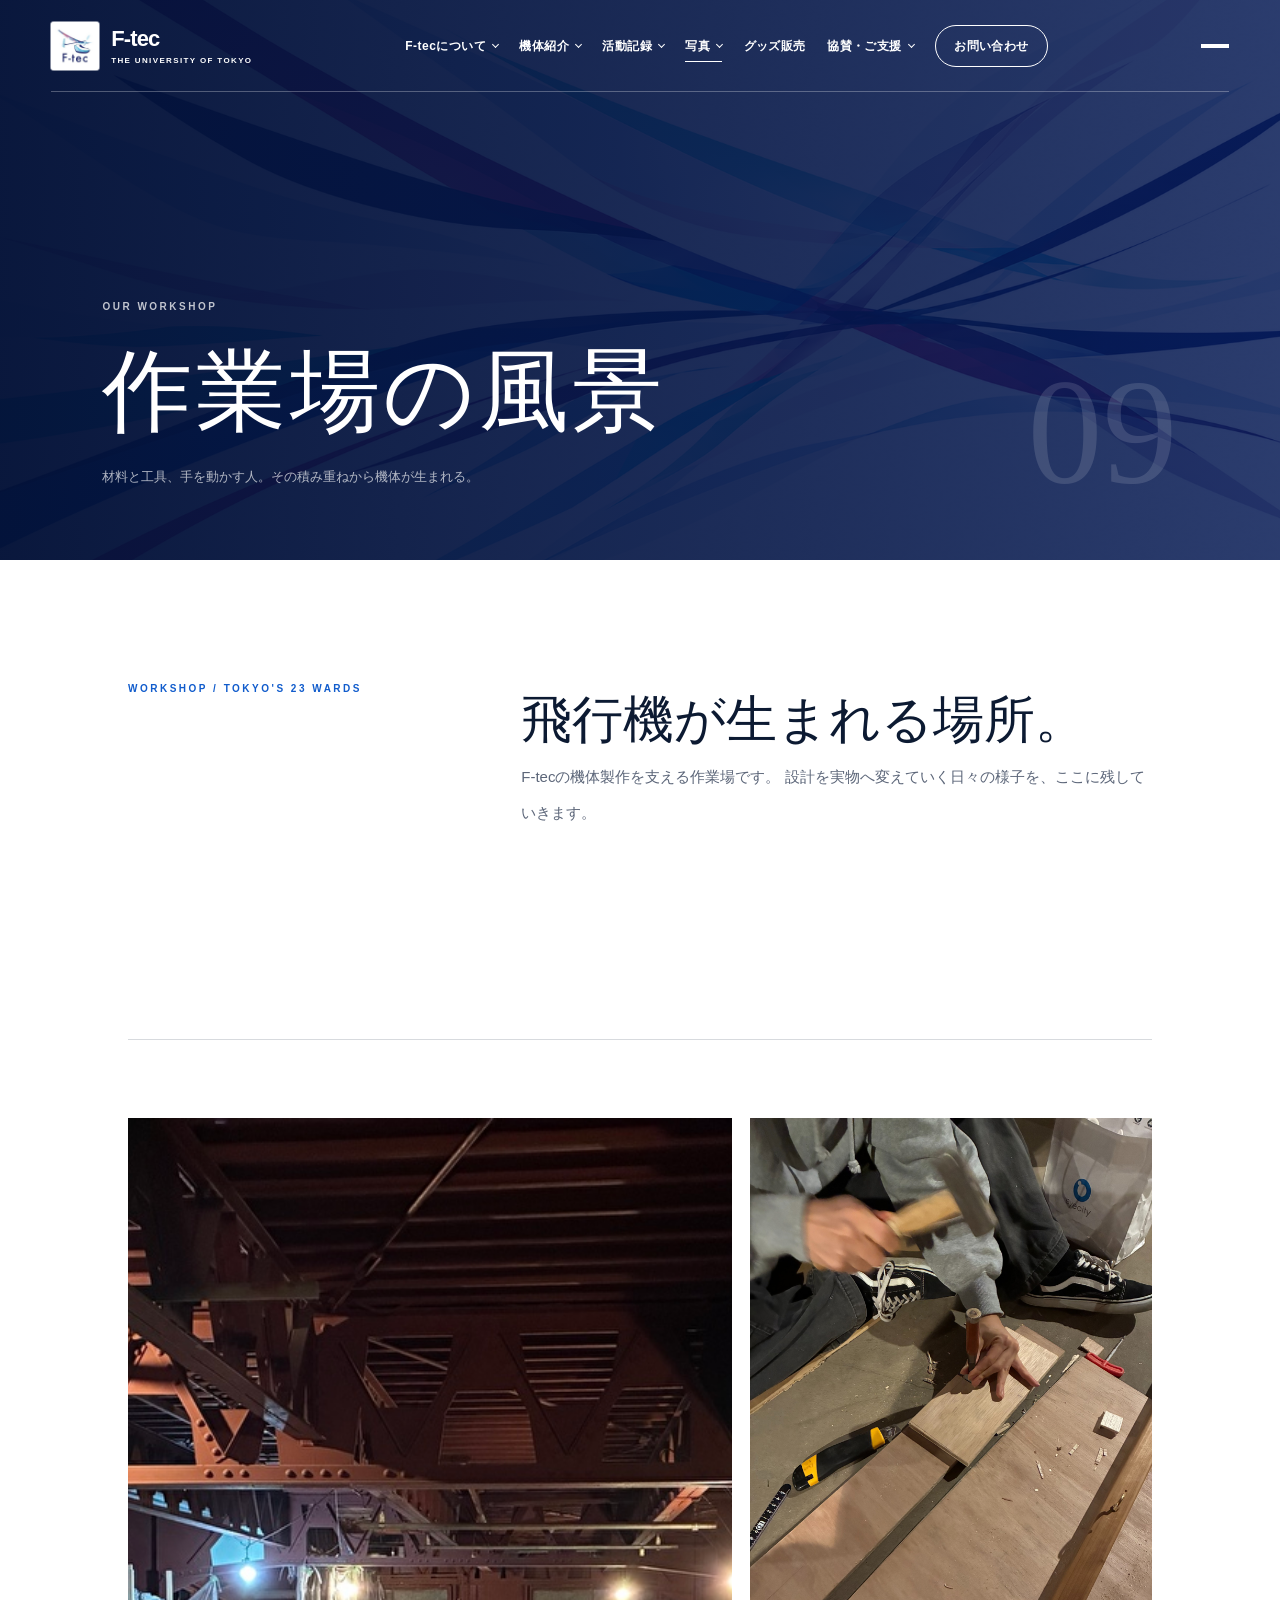
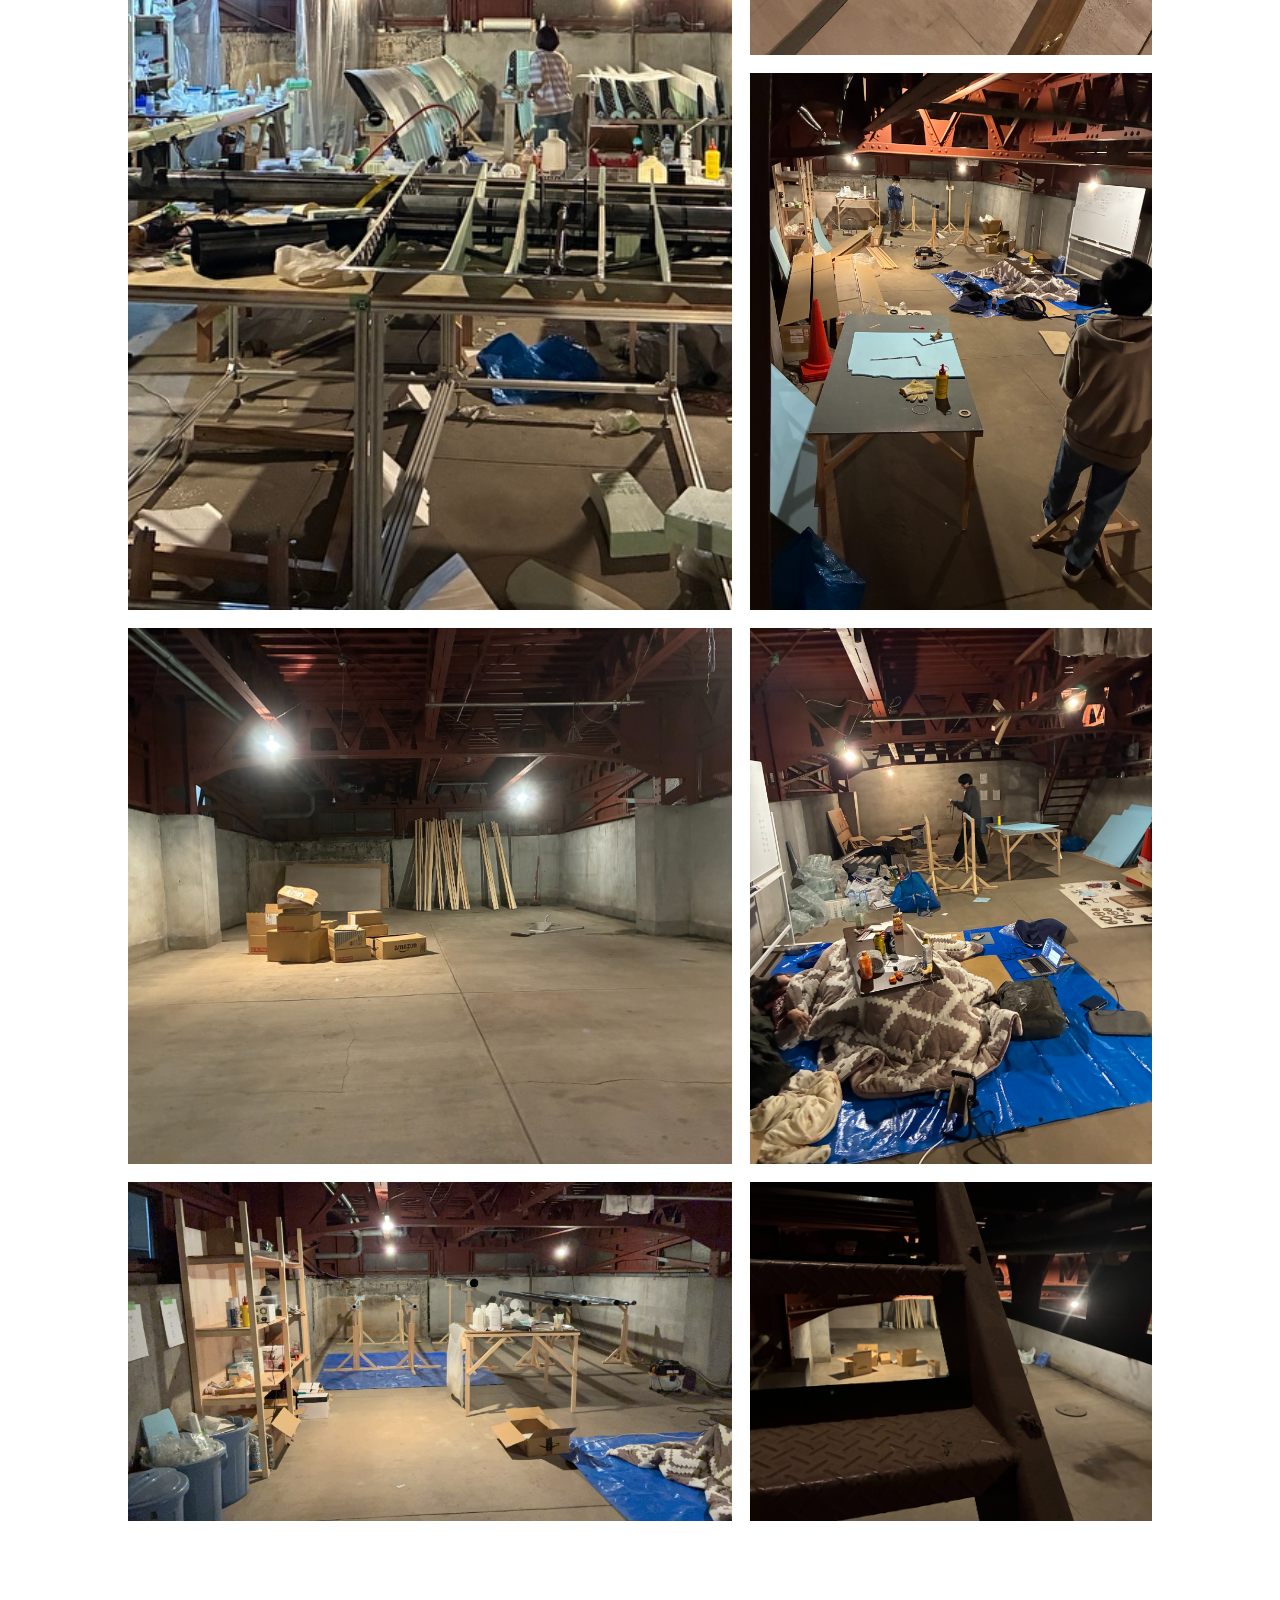
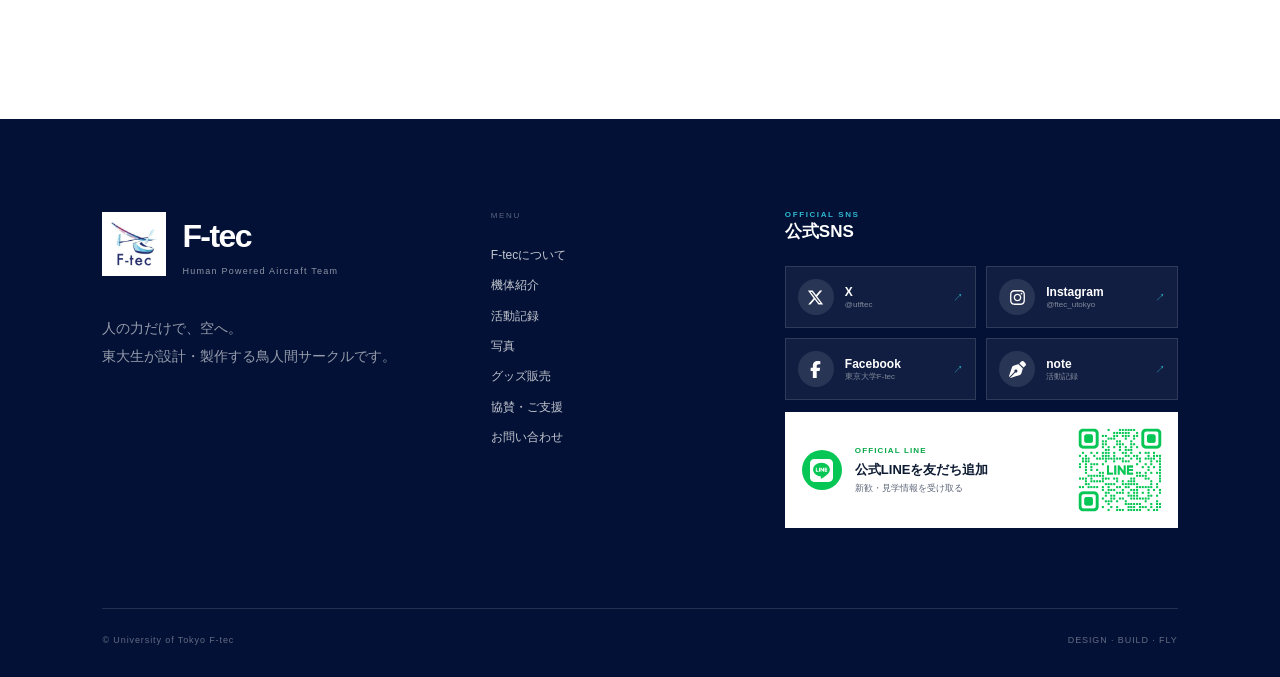
<file: gallery/workshop/index.html>
<!DOCTYPE html>

<html lang="ja">
<head>
<meta charset="utf-8"/>
<meta content="width=device-width, initial-scale=1" name="viewport"/>
<meta content="KdlZljlwu9cl0Le5NKuzPiqqgoqVHouRuHAvvOmVQUE" name="google-site-verification"/>
<title>作業場の風景｜東京大学鳥人間サークルF-tec</title>
<meta content="東京大学鳥人間サークルF-tecの作業場を写真で紹介します。木材加工、機体部品の製作、桁や材料が並ぶ製作環境など、人力飛行機が形になる日々の様子を掲載しています。" name="description"/>
<meta content="index, follow, max-image-preview:large" name="robots"/>
<meta content="#031136" name="theme-color"/>
<link href="https://universityoftokyoftec.github.io/ftec-official/gallery/workshop/" rel="canonical"/>
<link href="../../assets/ftec-logo.jpg" rel="icon" type="image/jpeg"/>
<meta content="ja_JP" property="og:locale"/>
<meta content="website" property="og:type"/>
<meta content="東京大学鳥人間サークルF-tec" property="og:site_name"/>
<meta content="作業場の風景｜東京大学鳥人間サークルF-tec" property="og:title"/>
<meta content="東京大学鳥人間サークルF-tecの作業場を写真で紹介します。木材加工、機体部品の製作、桁や材料が並ぶ製作環境など、人力飛行機が形になる日々の様子を掲載しています。" property="og:description"/>
<meta content="https://universityoftokyoftec.github.io/ftec-official/gallery/workshop/" property="og:url"/>
<meta content="https://universityoftokyoftec.github.io/ftec-official/assets/images/gallery/workshop-01-manufacturing.jpg" property="og:image"/>
<meta content="F-tecの作業場で機体部品を製作するメンバー" property="og:image:alt"/>
<meta content="summary_large_image" name="twitter:card"/>
<meta content="作業場の風景｜東京大学鳥人間サークルF-tec" name="twitter:title"/>
<meta content="東京大学鳥人間サークルF-tecの作業場を写真で紹介します。木材加工、機体部品の製作、桁や材料が並ぶ製作環境など、人力飛行機が形になる日々の様子を掲載しています。" name="twitter:description"/>
<meta content="https://universityoftokyoftec.github.io/ftec-official/assets/images/gallery/workshop-01-manufacturing.jpg" name="twitter:image"/>
<script type="application/ld+json">
  {
    "@context": "https://schema.org",
    "@graph": [
      {
        "@type": "Organization",
        "@id": "https://universityoftokyoftec.github.io/ftec-official/#organization",
        "name": "東京大学鳥人間サークルF-tec",
        "alternateName": [
          "F-tec",
          "東京大学F-tec",
          "東京大学人力飛行機チームF-tec"
        ],
        "url": "https://universityoftokyoftec.github.io/ftec-official/",
        "logo": "https://universityoftokyoftec.github.io/ftec-official/assets/ftec-logo.jpg",
        "email": "university.of.tokyo.ftec@gmail.com",
        "sameAs": [
          "https://x.com/utftec",
          "https://www.instagram.com/ftec_utokyo/",
          "https://www.facebook.com/profile.php?id=61583818448526",
          "https://note.com/utokyo_ftec"
        ]
      },
      {
        "@type": "ImageGallery",
        "@id": "https://universityoftokyoftec.github.io/ftec-official/gallery/workshop/#webpage",
        "url": "https://universityoftokyoftec.github.io/ftec-official/gallery/workshop/",
        "name": "作業場の風景｜東京大学鳥人間サークルF-tec",
        "description": "東京大学鳥人間サークルF-tecの作業場を写真で紹介します。木材加工、機体部品の製作、桁や材料が並ぶ製作環境など、人力飛行機が形になる日々の様子を掲載しています。",
        "publisher": {
          "@id": "https://universityoftokyoftec.github.io/ftec-official/#organization"
        },
        "primaryImageOfPage": {
          "@type": "ImageObject",
          "url": "https://universityoftokyoftec.github.io/ftec-official/assets/images/gallery/workshop-01-manufacturing.jpg",
          "caption": "F-tecの作業場で機体部品を製作するメンバー"
        },
        "associatedMedia": [
          {
            "@type": "ImageObject",
            "position": 1,
            "contentUrl": "https://universityoftokyoftec.github.io/ftec-official/assets/images/gallery/workshop-01-manufacturing.jpg",
            "caption": "F-tecの作業場で機体部品を製作するメンバー"
          },
          {
            "@type": "ImageObject",
            "position": 2,
            "contentUrl": "https://universityoftokyoftec.github.io/ftec-official/assets/images/gallery/workshop-02-woodworking.jpeg",
            "caption": "作業場で木材を加工するメンバー"
          },
          {
            "@type": "ImageObject",
            "position": 3,
            "contentUrl": "https://universityoftokyoftec.github.io/ftec-official/assets/images/gallery/workshop-03-workspace-overview.jpeg",
            "caption": "製作作業が進む夜のF-tec作業場"
          },
          {
            "@type": "ImageObject",
            "position": 4,
            "contentUrl": "https://universityoftokyoftec.github.io/ftec-official/assets/images/gallery/workshop-04-empty-workspace.jpeg",
            "caption": "整備途中のF-tec作業場の全景"
          },
          {
            "@type": "ImageObject",
            "position": 5,
            "contentUrl": "https://universityoftokyoftec.github.io/ftec-official/assets/images/gallery/workshop-05-night-work.jpeg",
            "caption": "夜の作業場で製作を続けるメンバー"
          },
          {
            "@type": "ImageObject",
            "position": 6,
            "contentUrl": "https://universityoftokyoftec.github.io/ftec-official/assets/images/gallery/workshop-06-spar-workspace.jpeg",
            "caption": "桁や材料が並ぶF-tecの作業場"
          },
          {
            "@type": "ImageObject",
            "position": 7,
            "contentUrl": "https://universityoftokyoftec.github.io/ftec-official/assets/images/gallery/workshop-07-stair-view.jpeg",
            "caption": "階段越しに見たF-tecの作業場"
          }
        ],
        "inLanguage": "ja"
      }
    ]
  }
  </script>
<style>/*! tailwindcss v4.2.1 | MIT License | https://tailwindcss.com */@layer theme{:root,:host{--font-sans:ui-sans-serif,system-ui,sans-serif,"Apple Color Emoji","Segoe UI Emoji","Segoe UI Symbol","Noto Color Emoji";--font-mono:ui-monospace,SFMono-Regular,Menlo,Monaco,Consolas,"Liberation Mono","Courier New",monospace;--spacing:.25rem;--default-font-family:var(--font-sans);--default-mono-font-family:var(--font-mono)}}@layer base{*,:after,:before,::backdrop{box-sizing:border-box;border:0 solid;margin:0;padding:0}::file-selector-button{box-sizing:border-box;border:0 solid;margin:0;padding:0}html,:host{-webkit-text-size-adjust:100%;tab-size:4;line-height:1.5;font-family:var(--default-font-family,ui-sans-serif,system-ui,sans-serif,"Apple Color Emoji","Segoe UI Emoji","Segoe UI Symbol","Noto Color Emoji");font-feature-settings:var(--default-font-feature-settings,normal);font-variation-settings:var(--default-font-variation-settings,normal);-webkit-tap-highlight-color:transparent}a{-webkit-text-decoration:inherit}b{font-weight:bolder}:-moz-focusring{outline:auto}img,svg{vertical-align:middle;display:block}button{font:inherit;font-feature-settings:inherit;font-variation-settings:inherit;letter-spacing:inherit;color:inherit;opacity:1;background-color:#0000;border-radius:0}::file-selector-button{font:inherit;font-feature-settings:inherit;font-variation-settings:inherit;letter-spacing:inherit;color:inherit;opacity:1;background-color:#0000;border-radius:0}::file-selector-button{margin-inline-end:4px}::placeholder{opacity:1}@supports (not ((-webkit-appearance:-apple-pay-button))) or (contain-intrinsic-size:1px){::placeholder{color:currentColor}@supports (color:color-mix(in lab,red,red)){::placeholder{color:color-mix(in oklab,currentcolor 50%,transparent)}}}::-webkit-search-decoration{-webkit-appearance:none}::-webkit-date-and-time-value{min-height:1lh;text-align:inherit}::-webkit-datetime-edit{display:inline-flex}::-webkit-datetime-edit-fields-wrapper{padding:0}::-webkit-datetime-edit{padding-block:0}::-webkit-datetime-edit-year-field{padding-block:0}::-webkit-datetime-edit-month-field{padding-block:0}::-webkit-datetime-edit-day-field{padding-block:0}::-webkit-datetime-edit-hour-field{padding-block:0}::-webkit-datetime-edit-minute-field{padding-block:0}::-webkit-datetime-edit-second-field{padding-block:0}::-webkit-datetime-edit-millisecond-field{padding-block:0}::-webkit-datetime-edit-meridiem-field{padding-block:0}::-webkit-calendar-picker-indicator{line-height:1}:-moz-ui-invalid{box-shadow:none}button{appearance:button}::file-selector-button{appearance:button}::-webkit-inner-spin-button{height:auto}::-webkit-outer-spin-button{height:auto}}@layer components;:root{--navy:#071b55;--deep:#031136;--blue:#115ccc;--cyan:#2fb8cf;--magenta:#bd1e77;--ice:#eef6fb;--paper:#f7f8f5;--ink:#0c1a32;--muted:#5c6679;--line:#0c1a3229;--serif:"Yu Mincho","Hiragino Mincho ProN","Noto Serif JP",serif;--sans:"Helvetica Neue","Hiragino Sans","Yu Gothic","Noto Sans JP",Arial,sans-serif}*{box-sizing:border-box}html{scroll-behavior:smooth}body{background:var(--paper);color:var(--ink);font-family:var(--sans);-webkit-font-smoothing:antialiased;margin:0;line-height:1.7}a{color:inherit;text-decoration:none}img{max-width:100%;display:block}button,a{-webkit-tap-highlight-color:transparent}::selection{background:var(--blue);color:#fff}.site-header{z-index:40;justify-content:space-between;align-items:center;height:92px;padding:0 clamp(24px,4vw,72px);display:flex;position:absolute;top:0;left:0;right:0}.site-header:after{content:"";background:#071b551a;height:1px;position:absolute;bottom:0;left:clamp(24px,4vw,72px);right:clamp(24px,4vw,72px)}.site-header--light{color:#fff}.site-header--light:after{background:#ffffff47}.brand{z-index:51;align-items:center;gap:12px;display:inline-flex;position:relative}.brand-mark{background:#fff;border-radius:3px;width:48px;height:48px;overflow:hidden;box-shadow:0 0 0 1px #ffffff80}.brand-mark img{object-fit:cover;width:100%;height:100%}.brand-copy{flex-direction:column;gap:7px;line-height:1;display:flex}.brand-copy b{letter-spacing:-.04em;font-size:22px;font-weight:700}.brand-copy small{letter-spacing:.17em;font-size:8px;font-weight:600}.desktop-nav{letter-spacing:.04em;align-items:center;gap:clamp(14px,1.65vw,28px);font-size:12px;font-weight:600;display:flex}.nav-group{position:relative}.nav-group__trigger{color:inherit;cursor:pointer;font:inherit;letter-spacing:inherit;background:0 0;border:0;align-items:center;gap:7px;padding:10px 0;display:flex;position:relative}.nav-group__trigger:after{content:"";transform-origin:100%;background:currentColor;width:100%;height:1px;transition:transform .3s;position:absolute;bottom:4px;left:0;transform:scaleX(0)}.nav-group:hover .nav-group__trigger:after,.nav-group:focus-within .nav-group__trigger:after,.nav-group.is-active .nav-group__trigger:after,.nav-group.is-open .nav-group__trigger:after{transform-origin:0;transform:scaleX(1)}.nav-group__caret{border-bottom:1px solid;border-right:1px solid;width:5px;height:5px;margin-top:-3px;transition:transform .22s;transform:rotate(45deg)}.nav-group:hover .nav-group__caret,.nav-group:focus-within .nav-group__caret{transform:translateY(3px) rotate(225deg)}.nav-dropdown{border-top:3px solid var(--cyan);color:var(--ink);opacity:0;pointer-events:none;visibility:hidden;background:#fff;min-width:230px;padding:6px 0;transition:opacity .2s,transform .2s,visibility .2s;position:absolute;top:calc(100% + 16px);left:50%;transform:translate(-50%,-8px);box-shadow:0 18px 45px #0311362e}.nav-dropdown:before{content:"";height:19px;position:absolute;top:-19px;left:0;right:0}.nav-group:hover .nav-dropdown,.nav-group:focus-within .nav-dropdown{opacity:1;pointer-events:auto;visibility:visible;transform:translate(-50%)}.nav-dropdown a{letter-spacing:.02em;border-bottom:1px solid #0c1a3217;justify-content:space-between;align-items:center;padding:13px 18px;font-size:12px;font-weight:500;transition:background .2s,color .2s,padding .2s;display:flex}.nav-dropdown a:last-child{border-bottom:0}.nav-dropdown a:hover,.nav-dropdown a:focus-visible{background:var(--ice);color:var(--blue);padding-left:22px}.nav-dropdown__group{position:relative}.nav-dropdown__submenu-trigger{color:var(--ink);cursor:pointer;font:inherit;letter-spacing:.02em;background:#fff;border:0;border-bottom:1px solid #0c1a3217;justify-content:space-between;align-items:center;width:100%;padding:13px 18px;font-size:12px;font-weight:500;transition:background .2s,color .2s,padding .2s;display:flex}.nav-dropdown__submenu-trigger:hover,.nav-dropdown__submenu-trigger:focus-visible{background:var(--ice);color:var(--blue);padding-left:22px}.nav-subdropdown{border-left:3px solid var(--cyan);opacity:0;pointer-events:none;visibility:hidden;background:#fff;min-width:190px;max-height:min(70vh,640px);padding:6px 0;transition:opacity .2s,transform .2s,visibility .2s;position:absolute;top:-6px;left:calc(100% - 2px);overflow-y:auto;transform:translate(-8px);box-shadow:18px 18px 45px #03113629}.nav-dropdown__group:hover .nav-subdropdown,.nav-dropdown__group:focus-within .nav-subdropdown{opacity:1;pointer-events:auto;visibility:visible;transform:translate(0)}.nav-dropdown a span{color:var(--blue);font-size:11px}.nav-cta{border:1px solid;border-radius:100px;padding:10px 18px;transition:background .25s,color .25s}.nav-cta:hover{color:var(--navy);background:currentColor}.eyebrow{letter-spacing:.25em;margin:0 0 28px;font-size:10px;font-weight:700}.button:hover{transform:translateY(-3px)}.button--outline:hover{color:var(--navy);background:#fff}.text-link:hover span{transform:translate(5px)}.scroll-cue i:after{content:"";background:#fff;width:1px;height:28px;animation:1.8s infinite scrollLine;position:absolute;top:-28px;left:0}.eyebrow{color:var(--blue)}.eyebrow--light{color:#ffffffbd}.field-notes figure:after{content:"";pointer-events:none;background:linear-gradient(#0000 65%,#020a1eb3);position:absolute;inset:0}.field-notes figure:hover img.is-active{transform:scale(1.025)}.field-notes__controls button:hover,.field-notes__controls button:focus-visible{background:var(--blue);border-color:#fff;outline:none}.aircraft-feature__visual:after{background:linear-gradient(90deg,transparent 65%,var(--navy));content:"";position:absolute;inset:0}.news-card:hover{background:var(--ice);transform:translateY(-4px)}.news-card:hover .news-card__image img{transform:scale(1.035)}.home-link-card:before,.home-link-card:after{content:"";position:absolute;inset:0}.home-link-card:before{background-position:50%;background-repeat:no-repeat;background-size:cover;transition:transform .8s}.home-link-card:after{transition:opacity .35s}.home-link-card:hover:before{transform:scale(1.08)}.home-link-card:hover:after{opacity:.9}.home-link-card--design:before{background-image:url(../../assets/seo-media/navigation-design-card.jpg);background-position:48%}.home-link-card--design:after{background:linear-gradient(90deg,#f3f9fcf7 0%,#f3f9fce0 48%,#f3f9fc94 100%),linear-gradient(#2fb8cf0a,#071b5514)}.home-link-card--join:before{background-image:url(../../assets/seo-media/navigation-join-card.jpg);background-position:52% 42%}.home-link-card--join:after{background:linear-gradient(90deg,#031136e6 0%,#071b55ba 58%,#115ccc85 100%),linear-gradient(#115ccc2e,#03113657)}.support-banner:after{content:"";pointer-events:none;background:linear-gradient(90deg,#fff 0% 39%,#ffffffe6 51%,#ffffff14 78%,#0000 100%);position:absolute;inset:0}.site-footer{background:var(--deep);color:#fff;padding:90px clamp(28px,8vw,132px) 28px;position:relative;overflow:hidden}.footer-inner{grid-template-columns:minmax(280px,.95fr) minmax(230px,.62fr) minmax(390px,1.15fr);gap:clamp(42px,5vw,76px);display:grid;position:relative}.footer-brand{align-items:center;gap:16px;display:flex}.footer-brand img{object-fit:cover;width:64px;height:64px}.footer-brand span{flex-direction:column;display:flex}.footer-brand b{letter-spacing:-.05em;font-size:32px}.footer-brand small{color:#ffffff8c;letter-spacing:.14em;font-size:9px}.footer-message{color:#ffffff94;font-family:var(--serif);margin:36px 0 0;font-size:14px;line-height:2}.footer-links{flex-direction:column;gap:10px;display:flex}.footer-links p{color:#ffffff59;letter-spacing:.2em;margin:0 0 12px;font-size:8px}.footer-links a{color:#ffffffc2;font-size:12px}.footer-links a:hover{color:#fff}.footer-social{min-width:0}.footer-social__heading{color:#fff;flex-direction:column;margin:0 0 22px;font-size:17px;font-weight:700;line-height:1.4;display:flex}.footer-social__heading span{color:var(--cyan);letter-spacing:.2em;font-size:8px;font-weight:600}.footer-social__grid{grid-template-columns:repeat(2,minmax(0,1fr));gap:10px;display:grid}.footer-social__link{background:#ffffff0e;border:1px solid #ffffff21;grid-template-columns:36px minmax(0,1fr) auto;align-items:center;gap:11px;min-height:62px;padding:10px 12px;transition:background .22s,border-color .22s,transform .22s;display:grid}.footer-social__link:hover,.footer-social__link:focus-visible{background:#ffffff1c;border-color:#2fb8cfcc;transform:translateY(-2px)}.footer-social__icon{background:#ffffff1a;border-radius:50%;justify-content:center;align-items:center;width:36px;height:36px;font-size:17px;display:flex}.footer-social__link>span:nth-child(2){flex-direction:column;min-width:0;line-height:1.35;display:flex}.footer-social__link b{font-size:12px;font-weight:700}.footer-social__link small{color:#ffffff7a;text-overflow:ellipsis;white-space:nowrap;font-size:8px;overflow:hidden}.footer-social__link i{color:var(--cyan);font-size:10px;font-style:normal}.footer-line{color:var(--ink);background:#fff;justify-content:space-between;align-items:center;min-height:116px;margin-top:12px;padding:12px;transition:transform .22s;display:flex;overflow:hidden}.footer-line:hover,.footer-line:focus-visible{transform:translateY(-2px)}.footer-line__copy{align-items:center;gap:13px;padding-left:5px;display:flex}.footer-line__copy>span:last-child{flex-direction:column;display:flex}.footer-line__icon{color:#fff;background:#06c755;border-radius:50%;flex:0 0 40px;justify-content:center;align-items:center;width:40px;height:40px;font-size:23px;display:flex}.footer-line small{color:#06a848;letter-spacing:.14em;font-size:8px;font-weight:700}.footer-line b{margin-top:2px;font-size:13px}.footer-line em{color:var(--muted);font-size:9px;font-style:normal}.footer-line img{object-fit:contain;background:#fff;flex:0 0 92px;width:92px;height:92px}.footer-bottom{color:#ffffff61;letter-spacing:.1em;border-top:1px solid #ffffff21;justify-content:space-between;align-items:center;margin-top:80px;padding-top:24px;font-size:9px;display:flex;position:relative}.page-hero{background:var(--navy);color:#fff;height:560px;position:relative;overflow:hidden}.page-hero:after{content:"";background:linear-gradient(90deg,#031136eb,#071b558c);position:absolute;inset:0}.page-hero__pattern{opacity:.33;background:url(../../assets/seo-media/ftec-ribbon-flow.png)50%/cover no-repeat;position:absolute;inset:0}.page-hero__inner{z-index:2;justify-content:space-between;align-items:flex-end;display:flex;position:absolute;bottom:72px;left:clamp(28px,8vw,132px);right:clamp(28px,8vw,132px)}.page-hero h1{font-family:var(--serif);letter-spacing:.04em;margin:0;font-size:clamp(54px,7vw,100px);font-weight:500;line-height:1.1}.page-hero__lead{color:#ffffffad;margin:24px 0 0;font-size:13px}.page-index{color:#ffffff21;font-family:var(--serif);font-size:150px;line-height:.75}.page-body{background:#fff;padding:120px clamp(28px,10vw,165px)}.page-intro{grid-template-columns:.65fr 1.35fr;gap:7vw;margin-bottom:120px;display:grid}.page-intro h2{font-family:var(--serif);margin:0;font-size:clamp(34px,4vw,54px);font-weight:500;line-height:1.55}.page-intro__copy{color:var(--muted);font-size:15px;line-height:2.35}.page-intro__copy p:first-child{margin-top:0}.activity-intro__visual:after{content:"";pointer-events:none;background:linear-gradient(90deg,#fff 0%,#fffffff0 5%,#fff0 24% 78%,#fff 100%),linear-gradient(#fff 0%,#fff0 18% 80%,#fff 100%);position:absolute;inset:0}.sponsor-intro__visual:after{content:"";pointer-events:none;background:linear-gradient(90deg,#fff 0%,#ffffffe6 6%,#fff0 27% 78%,#fff 100%),linear-gradient(#fff 0%,#fff0 17% 82%,#fff 100%);position:absolute;inset:0}.sponsor-intro__visual:hover img{filter:saturate(.94) contrast(1.01) brightness(1.04);transform:scale(1.012)}.support-feature__image:after{content:"";pointer-events:none;background:linear-gradient(145deg,#0000 55%,#05204c33);position:absolute;inset:0}.support-feature__image:hover img{filter:saturate(.98) contrast(1.03);transform:scale(1.025)}.content-section{border-top:1px solid var(--line);padding:78px 0}.timeline-item:before{border:3px solid var(--blue);content:"";background:#fff;border-radius:50%;width:15px;height:15px;position:absolute;top:8px;left:-8px}.team-card:after{background:var(--blue);content:"";transform-origin:0;width:100%;height:3px;transition:transform .35s;position:absolute;bottom:0;left:0;transform:scaleX(0)}.team-card:hover:after{transform:scaleX(1)}.team-card__media:before{content:"";mix-blend-mode:multiply;pointer-events:none;z-index:1;background:linear-gradient(135deg,#071b5538,#115ccc0a 62%,#2fb8cf14);position:absolute;inset:0}.team-card__media:after{background:linear-gradient(180deg,var(--paper) 0%,#f7f8f547 12%,transparent 28%,transparent 84%,var(--paper) 100%),linear-gradient(90deg,var(--paper) 0%,transparent 6%,transparent 94%,var(--paper) 100%);content:"";pointer-events:none;z-index:2;position:absolute;inset:0}.team-card:hover .team-card__media img{transform:scale(1.025)}.team-card--featured .team-card__media:after{background:linear-gradient(90deg,var(--deep) 0%,#03113680 14%,transparent 40%),linear-gradient(180deg,var(--deep) 0%,transparent 15%,transparent 85%,var(--deep) 100%)}.teams-collaboration:after{content:"";border:1px solid #ffffff14;border-radius:50%;width:520px;height:520px;position:absolute;top:-240px;right:-120px}.aircraft-year-card:hover{z-index:1;background:#fbfdff;transform:translateY(-3px);box-shadow:0 18px 40px #03113617}.aircraft-year-card__visual:after{content:"";border-top:1px solid #071b552e;width:120%;position:absolute;top:54%;left:-10%;transform:rotate(-7deg)}.note-post-card:hover{background:var(--ice);transform:translateY(-4px)}.note-post-card:hover .note-post-card__image img{transform:scale(1.035)}.social-platform-tabs button:after{background:var(--blue);content:"";height:3px;transition:transform .2s;position:absolute;bottom:-1px;left:12px;right:12px;transform:scaleX(0)}.social-platform-tabs button.is-active:after{transform:scaleX(1)}@keyframes social-panel-in{0%{opacity:0;transform:translateY(8px)}to{opacity:1;transform:translateY(0)}}.post-row:hover{background:var(--ice);padding-left:18px;padding-right:18px}.gallery-grid{grid-template-columns:1.2fr .8fr;gap:18px;display:grid}.gallery-item{position:relative;overflow:hidden}.gallery-item:first-child{grid-row:span 2;min-height:680px}.gallery-item img{object-fit:cover;width:100%;height:100%;transition:transform .7s}.gallery-item:hover img{transform:scale(1.03)}.sponsor-card:after{background:linear-gradient(90deg,var(--blue),#7bc8eb);content:"";transform-origin:0;width:calc(100% - 60px);height:3px;transition:transform .24s;position:absolute;bottom:0;left:30px;transform:scaleX(0)}.sponsor-card:hover:after{transform:scaleX(1)}.sponsor-card__icon:after{content:"";border:1px solid #115ccc1f;border-radius:50%;position:absolute;inset:5px}.sponsor-callout:after,.join-callout:after{content:"";opacity:.17;background:url(../../assets/seo-media/ftec-ribbon-flow.png)50%/cover no-repeat;position:absolute;inset:0 0 0 45%}.sponsor-callout:after{background:linear-gradient(90deg,var(--navy) 0%,var(--navy) 42%,#071b55eb 54%,#071b5575 78%,#071b5542 100%);opacity:1;pointer-events:none;z-index:1;inset:0}.form-control input:focus,.form-control select:focus,.form-control textarea:focus{border-color:var(--blue);box-shadow:0 0 0 3px #115ccc1a}.form-actions .button:disabled{cursor:wait;opacity:.55}@keyframes heroReveal{0%{opacity:0;transform:scale(1.06)}to{opacity:1;transform:scale(1)}}@keyframes riseIn{0%{opacity:0;transform:translateY(24px)}to{opacity:1;transform:translateY(0)}}@keyframes scrollLine{0%{transform:translateY(0)}to{transform:translateY(110px)}}@media (width<=1100px){.footer-inner{grid-template-columns:minmax(280px,1fr) minmax(230px,.72fr)}.footer-social{grid-column:1/-1;max-width:720px}.desktop-nav{display:none}.menu-button{z-index:51;background:0 0;border:0;flex-direction:column;justify-content:center;gap:7px;width:46px;height:46px;padding:10px 0 10px 14px;display:flex;position:relative}.mobile-menu{background:var(--deep);color:#fff;opacity:0;pointer-events:none;z-index:50;transition:opacity .3s,transform .3s;display:block;position:fixed;inset:0;transform:translateY(-18px)}.mobile-menu:after{content:"";opacity:.1;background:url(../../assets/seo-media/ftec-ribbon-flow.png)50%/cover no-repeat;position:absolute;inset:0}.aircraft-feature__visual:after{background:linear-gradient(0deg,var(--navy),transparent 40%)}}@media (width<=760px){.sponsor-intro__visual:after{background:linear-gradient(90deg,#fff 0%,#fff0 15% 85%,#fff 100%),linear-gradient(#fff 0%,#fff0 12% 82%,#fff 100%)}.site-header{height:76px;padding:0 20px}.site-header:after{left:20px;right:20px}.brand-mark{width:40px;height:40px}.brand-copy b{font-size:19px}.brand-copy small{font-size:6px}.page-intro{grid-template-columns:1fr;gap:25px}.support-banner:after{background:linear-gradient(#fff 0% 48%,#fffffff2 59%,#ffffff14 82%,#0000 100%)}.site-footer{padding:70px 24px 24px}.footer-inner{grid-template-columns:1fr}.footer-links{gap:20px}.footer-social__grid{grid-template-columns:1fr}.footer-line{max-width:430px}.footer-bottom{flex-direction:column;align-items:flex-start;gap:8px}.page-hero{height:490px}.page-hero__inner{bottom:55px;left:24px;right:24px}.page-hero h1{font-size:50px}.page-index{display:none}.page-body{padding:82px 24px}.page-intro{margin-bottom:80px}.gallery-grid{grid-template-columns:1fr}.gallery-item,.gallery-item:first-child{grid-row:auto;min-height:330px}.sponsor-callout:after{background:linear-gradient(180deg,var(--navy) 0%,var(--navy) 44%,#071b55eb 58%,#071b5561 84%,#071b5538 100%)}}@media (prefers-reduced-motion:reduce){*,:before,:after{scroll-behavior:auto!important;transition-duration:.01ms!important;animation-duration:.01ms!important;animation-iteration-count:1!important}}</style>
<style>.sf-hidden{display:none!important}</style>
<style id="ftec-static-fixes">
/* GitHub/Vercel移植版で追加した補修スタイル */
.menu-button > span {
  display: block;
  width: 28px;
  height: 1.5px;
  background: currentColor;
  transform-origin: center;
  transition: transform .25s ease, opacity .2s ease;
}
.menu-button.ftec-open > span:nth-child(1) { transform: translateY(8.5px) rotate(45deg); }
.menu-button.ftec-open > span:nth-child(2) { opacity: 0; }
.menu-button.ftec-open > span:nth-child(3) { transform: translateY(-8.5px) rotate(-45deg); }
.mobile-menu.ftec-open { opacity: 1; pointer-events: auto; transform: translateY(0); }
.mobile-menu::after { pointer-events: none; }
body.ftec-menu-open { overflow: hidden; }
.ftec-mobile-inner {
  position: relative;
  z-index: 1;
  min-height: 100%;
  padding: 104px clamp(22px, 7vw, 52px) 52px;
  overflow-y: auto;
}
.ftec-mobile-kicker {
  margin: 0 0 30px;
  color: var(--cyan, #40d9ff);
  font-size: 10px;
  font-weight: 700;
  letter-spacing: .22em;
}
.ftec-mobile-nav { border-top: 1px solid rgba(255,255,255,.22); }
.ftec-mobile-section { border-bottom: 1px solid rgba(255,255,255,.18); }
.ftec-mobile-summary {
  list-style: none;
  cursor: pointer;
  display: flex;
  justify-content: space-between;
  align-items: center;
  padding: 18px 0;
  font-size: clamp(18px, 5vw, 25px);
  font-weight: 600;
  letter-spacing: .02em;
}
.ftec-mobile-summary::-webkit-details-marker { display: none; }
.ftec-mobile-summary::after { content: '+'; font-size: 25px; font-weight: 300; transition: transform .2s ease; }
.ftec-mobile-section[open] .ftec-mobile-summary::after { transform: rotate(45deg); }
.ftec-mobile-links { display: grid; gap: 1px; padding: 0 0 16px 12px; }
.ftec-mobile-links a {
  display: flex;
  justify-content: space-between;
  gap: 20px;
  padding: 10px 0;
  color: rgba(255,255,255,.78);
  font-size: 13px;
  letter-spacing: .04em;
}
.ftec-mobile-links a::after { content: '→'; color: var(--cyan, #40d9ff); }
.ftec-mobile-links a[target='_blank']::after { content: '↗'; }
.ftec-mobile-contact {
  display: flex;
  justify-content: space-between;
  align-items: center;
  margin-top: 24px;
  padding: 17px 18px;
  background: var(--cyan, #40d9ff);
  color: var(--deep, #031136);
  font-weight: 700;
  letter-spacing: .04em;
}
.ftec-mobile-contact::after { content: '→'; }
@media (width > 1100px) {
  .mobile-menu { display: none !important; }
}
/* SingleFile保存時に固定された表示状態を自然に戻す */
.field-notes__slides img { transition: opacity .35s ease; }
/* 問い合わせ送信時の補助表示 */
.ftec-form-note {
  margin-top: 12px;
  font-size: 12px;
  line-height: 1.7;
  color: #526078;
}
</style>
</head>
<body>
<main><section class="page-hero"><header class="site-header site-header--light"><a aria-label="F-tec トップページ" class="brand" href="../../"><span class="brand-mark"><img alt="F-tecロゴ" src="../../assets/ftec-logo.jpg"/></span><span class="brand-copy"><b>F-tec</b><small>THE UNIVERSITY OF TOKYO</small></span></a><nav aria-label="メインナビゲーション" class="desktop-nav"><div class="nav-group"><button aria-expanded="false" aria-haspopup="true" class="nav-group__trigger" type="button">F-tecについて<span aria-hidden="true" class="nav-group__caret"></span></button><div class="nav-dropdown"><a href="../../about/">F-tecとは<span aria-hidden="true">→</span></a><a href="../../about/#history">活動の歩み<span aria-hidden="true">→</span></a><a href="../../about/teams/">班紹介<span aria-hidden="true">→</span></a><a href="../../join/">入会案内<span aria-hidden="true">→</span></a></div></div><div class="nav-group"><button aria-expanded="false" aria-haspopup="true" class="nav-group__trigger" type="button">機体紹介<span aria-hidden="true" class="nav-group__caret"></span></button><div class="nav-dropdown"><a href="../../aircraft/tansei-zero/">たんせい零號<span aria-hidden="true">→</span></a><div class="nav-dropdown__group"><button aria-expanded="false" class="nav-dropdown__submenu-trigger" type="button">過年度機体<span aria-hidden="true">→</span></button><div class="nav-subdropdown"><a href="../../aircraft/archive/#aircraft-2014">2014年度機<span aria-hidden="true">→</span></a><a href="../../aircraft/archive/#aircraft-2013">2013年度機<span aria-hidden="true">→</span></a><a href="../../aircraft/archive/#aircraft-2012">2012年度機<span aria-hidden="true">→</span></a><a href="../../aircraft/archive/#aircraft-2011">2011年度機<span aria-hidden="true">→</span></a><a href="../../aircraft/archive/#aircraft-2010">2010年度機<span aria-hidden="true">→</span></a><a href="../../aircraft/archive/#aircraft-2009">2009年度機<span aria-hidden="true">→</span></a><a href="../../aircraft/archive/#aircraft-2008">2008年度機<span aria-hidden="true">→</span></a><a href="../../aircraft/archive/#aircraft-2007">2007年度機<span aria-hidden="true">→</span></a><a href="../../aircraft/archive/#aircraft-2006">2006年度機<span aria-hidden="true">→</span></a><a href="../../aircraft/archive/#aircraft-2005">2005年度機<span aria-hidden="true">→</span></a><a href="../../aircraft/archive/#aircraft-2004">2004年度機<span aria-hidden="true">→</span></a><a href="../../aircraft/archive/#aircraft-2003">2003年度機<span aria-hidden="true">→</span></a><a href="../../aircraft/archive/#aircraft-2002">2002年度機<span aria-hidden="true">→</span></a><a href="../../aircraft/archive/#aircraft-2001">2001年度機<span aria-hidden="true">→</span></a><a href="../../aircraft/archive/#aircraft-2000">2000年度機<span aria-hidden="true">→</span></a><a href="../../aircraft/archive/#aircraft-1999">1999年度機<span aria-hidden="true">→</span></a><a href="../../aircraft/archive/#aircraft-1998">1998年度機<span aria-hidden="true">→</span></a><a href="../../aircraft/archive/#aircraft-1997">1997年度機<span aria-hidden="true">→</span></a><a href="../../aircraft/archive/#aircraft-1996">1996年度機<span aria-hidden="true">→</span></a></div></div></div></div><div class="nav-group"><button aria-expanded="false" aria-haspopup="true" class="nav-group__trigger" type="button">活動記録<span aria-hidden="true" class="nav-group__caret"></span></button><div class="nav-dropdown"><a href="../../activity/#latest">最新の活動記録<span aria-hidden="true">→</span></a><a href="https://note.com/utokyo_ftec" rel="noopener noreferrer" target="_blank">F-tec公式note<span aria-hidden="true">↗</span></a><div class="nav-dropdown__group"><button aria-expanded="false" class="nav-dropdown__submenu-trigger" type="button">SNS<span aria-hidden="true">→</span></button><div class="nav-subdropdown"><a href="https://x.com/utftec" rel="noopener noreferrer" target="_blank">X<span aria-hidden="true">↗</span></a><a href="https://www.instagram.com/ftec_utokyo/" rel="noopener noreferrer" target="_blank">Instagram<span aria-hidden="true">↗</span></a><a href="https://www.facebook.com/profile.php?id=61583818448526" rel="noopener noreferrer" target="_blank">Facebook<span aria-hidden="true">↗</span></a></div></div></div></div><div class="nav-group is-active"><button aria-expanded="false" aria-haspopup="true" class="nav-group__trigger" type="button">写真<span aria-hidden="true" class="nav-group__caret"></span></button><div class="nav-dropdown"><a href="../production/">TFの風景<span aria-hidden="true">→</span></a><a href="./">作業場の風景<span aria-hidden="true">→</span></a></div></div><a class="nav-direct-link" href="../../goods/">グッズ販売</a><div class="nav-group"><button aria-expanded="false" aria-haspopup="true" class="nav-group__trigger" type="button">協賛・ご支援<span aria-hidden="true" class="nav-group__caret"></span></button><div class="nav-dropdown"><a href="../../sponsors/#donation">寄付<span aria-hidden="true">→</span></a><a href="../../sponsors/#crowdfunding">クラウドファンディング<span aria-hidden="true">→</span></a><a href="../../sponsors/#partners">協賛企業一覧<span aria-hidden="true">→</span></a><a href="../../sponsors/#support">協賛について<span aria-hidden="true">→</span></a></div></div><a class="nav-cta" href="../../contact/">お問い合わせ</a></nav><button aria-expanded="false" aria-label="メニューを開く" class="menu-button" type="button"></button><div class="mobile-menu"></div></header><div aria-hidden="true" class="page-hero__pattern"></div><div class="page-hero__inner"><div><p class="eyebrow eyebrow--light">OUR WORKSHOP<h1>作業場の風景</h1><p class="page-hero__lead">材料と工具、手を動かす人。その積み重ねから機体が生まれる。</p></p></div><span class="page-index">09</span></div></section><div class="page-body"><section class="page-intro"><p class="eyebrow">WORKSHOP / TOKYO'S 23 WARDS<div><h2>飛行機が生まれる場所。</h2><div class="page-intro__copy"><p>F-tecの機体製作を支える作業場です。 設計を実物へ変えていく日々の様子を、ここに残していきます。</p></div></div></p></section><section class="content-section"><div class="gallery-grid">
<article class="gallery-item"><img alt="F-tecの作業場で機体部品を製作するメンバー" decoding="async" fetchpriority="high" src="../../assets/images/gallery/workshop-01-manufacturing.jpg"/></article>
<article class="gallery-item"><img alt="作業場で木材を加工するメンバー" decoding="async" loading="lazy" src="../../assets/images/gallery/workshop-02-woodworking.jpeg"/></article>
<article class="gallery-item"><img alt="製作作業が進む夜のF-tec作業場" decoding="async" loading="lazy" src="../../assets/images/gallery/workshop-03-workspace-overview.jpeg"/></article>
<article class="gallery-item"><img alt="整備途中のF-tec作業場の全景" decoding="async" loading="lazy" src="../../assets/images/gallery/workshop-04-empty-workspace.jpeg"/></article>
<article class="gallery-item"><img alt="夜の作業場で製作を続けるメンバー" decoding="async" loading="lazy" src="../../assets/images/gallery/workshop-05-night-work.jpeg"/></article>
<article class="gallery-item"><img alt="桁や材料が並ぶF-tecの作業場" decoding="async" loading="lazy" src="../../assets/images/gallery/workshop-06-spar-workspace.jpeg"/></article>
<article class="gallery-item"><img alt="階段越しに見たF-tecの作業場" decoding="async" loading="lazy" src="../../assets/images/gallery/workshop-07-stair-view.jpeg"/></article>
</div></section></div></main><footer class="site-footer"><div class="footer-inner"><div><a class="footer-brand" href="../../"><img alt="F-tecロゴ" src="../../assets/ftec-logo.jpg"/><span><b>F-tec</b><small>Human Powered Aircraft Team</small></span></a><p class="footer-message">人の力だけで、空へ。<br/>東大生が設計・製作する鳥人間サークルです。</p></div><nav aria-label="フッターナビゲーション" class="footer-links"><p>MENU</p><a href="../../about/">F-tecについて</a><a href="../../aircraft/tansei-zero/">機体紹介</a><a href="../../activity/">活動記録</a><a href="../production/">写真</a><a href="../../goods/">グッズ販売</a><a href="../../sponsors/">協賛・ご支援</a><a href="../../contact/">お問い合わせ</a></nav><div class="footer-social"><p class="footer-social__heading"><span>OFFICIAL SNS</span>公式SNS<div class="footer-social__grid"><a aria-label="F-tec公式Xを開く" class="footer-social__link" href="https://x.com/utftec" rel="noopener noreferrer" target="_blank"><span aria-hidden="true" class="footer-social__icon"><svg fill="currentColor" height="1em" stroke="currentColor" stroke-width="0" viewbox="0 0 512 512" width="1em" xmlns="http://www.w3.org/2000/svg"><path d="M389.2 48h70.6L305.6 224.2 487 464H345L233.7 318.6 106.5 464H35.8L200.7 275.5 26.8 48H172.4L272.9 180.9 389.2 48zM364.4 421.8h39.1L151.1 88h-42L364.4 421.8z"></path></svg></span><span><b>X</b><small>@utftec</small></span><i aria-hidden="true">↗</i></a><a aria-label="F-tec公式Instagramを開く" class="footer-social__link" href="https://www.instagram.com/ftec_utokyo/" rel="noopener noreferrer" target="_blank"><span aria-hidden="true" class="footer-social__icon"><svg fill="currentColor" height="1em" stroke="currentColor" stroke-width="0" viewbox="0 0 448 512" width="1em" xmlns="http://www.w3.org/2000/svg"><path d="M224.1 141c-63.6 0-114.9 51.3-114.9 114.9s51.3 114.9 114.9 114.9S339 319.5 339 255.9 287.7 141 224.1 141zm0 189.6c-41.1 0-74.7-33.5-74.7-74.7s33.5-74.7 74.7-74.7 74.7 33.5 74.7 74.7-33.6 74.7-74.7 74.7zm146.4-194.3c0 14.9-12 26.8-26.8 26.8-14.9 0-26.8-12-26.8-26.8s12-26.8 26.8-26.8 26.8 12 26.8 26.8zm76.1 27.2c-1.7-35.9-9.9-67.7-36.2-93.9-26.2-26.2-58-34.4-93.9-36.2-37-2.1-147.9-2.1-184.9 0-35.8 1.7-67.6 9.9-93.9 36.1s-34.4 58-36.2 93.9c-2.1 37-2.1 147.9 0 184.9 1.7 35.9 9.9 67.7 36.2 93.9s58 34.4 93.9 36.2c37 2.1 147.9 2.1 184.9 0 35.9-1.7 67.7-9.9 93.9-36.2 26.2-26.2 34.4-58 36.2-93.9 2.1-37 2.1-147.8 0-184.8zM398.8 388c-7.8 19.6-22.9 34.7-42.6 42.6-29.5 11.7-99.5 9-132.1 9s-102.7 2.6-132.1-9c-19.6-7.8-34.7-22.9-42.6-42.6-11.7-29.5-9-99.5-9-132.1s-2.6-102.7 9-132.1c7.8-19.6 22.9-34.7 42.6-42.6 29.5-11.7 99.5-9 132.1-9s102.7-2.6 132.1 9c19.6 7.8 34.7 22.9 42.6 42.6 11.7 29.5 9 99.5 9 132.1s2.7 102.7-9 132.1z"></path></svg></span><span><b>Instagram</b><small>@ftec_utokyo</small></span><i aria-hidden="true">↗</i></a><a aria-label="F-tec公式Facebookを開く" class="footer-social__link" href="https://www.facebook.com/profile.php?id=61583818448526" rel="noopener noreferrer" target="_blank"><span aria-hidden="true" class="footer-social__icon"><svg fill="currentColor" height="1em" stroke="currentColor" stroke-width="0" viewbox="0 0 320 512" width="1em" xmlns="http://www.w3.org/2000/svg"><path d="M80 299.3V512H196V299.3h86.5l18-97.8H196V166.9c0-51.7 20.3-71.5 72.7-71.5c16.3 0 29.4 .4 37 1.2V7.9C291.4 4 256.4 0 236.2 0C129.3 0 80 50.5 80 159.4v42.1H14v97.8H80z"></path></svg></span><span><b>Facebook</b><small>東京大学F-tec</small></span><i aria-hidden="true">↗</i></a><a aria-label="F-tec公式noteを開く" class="footer-social__link" href="https://note.com/utokyo_ftec" rel="noopener noreferrer" target="_blank"><span aria-hidden="true" class="footer-social__icon"><svg fill="currentColor" height="1em" stroke="currentColor" stroke-width="0" viewbox="0 0 512 512" width="1em" xmlns="http://www.w3.org/2000/svg"><path d="M368.4 18.3L312.7 74.1 437.9 199.3l55.7-55.7c21.9-21.9 21.9-57.3 0-79.2L447.6 18.3c-21.9-21.9-57.3-21.9-79.2 0zM288 94.6l-9.2 2.8L134.7 140.6c-19.9 6-35.7 21.2-42.3 41L3.8 445.8c-3.8 11.3-1 23.9 7.3 32.4L164.7 324.7c-3-6.3-4.7-13.3-4.7-20.7c0-26.5 21.5-48 48-48s48 21.5 48 48s-21.5 48-48 48c-7.4 0-14.4-1.7-20.7-4.7L33.7 500.9c8.6 8.3 21.1 11.2 32.4 7.3l264.3-88.6c19.7-6.6 35-22.4 41-42.3l43.2-144.1 2.7-9.2L288 94.6z"></path></svg></span><span><b>note</b><small>活動記録</small></span><i aria-hidden="true">↗</i></a></div><a aria-label="F-tec公式LINEを友だち追加する" class="footer-line" href="https://line.me/R/ti/p/@669fjvcz" rel="noopener noreferrer" target="_blank"><span class="footer-line__copy"><span aria-hidden="true" class="footer-line__icon"><svg fill="currentColor" height="1em" stroke="currentColor" stroke-width="0" viewbox="0 0 512 512" width="1em" xmlns="http://www.w3.org/2000/svg"><path d="M311 196.8v81.3c0 2.1-1.6 3.7-3.7 3.7h-13c-1.3 0-2.4-.7-3-1.5l-37.3-50.3v48.2c0 2.1-1.6 3.7-3.7 3.7h-13c-2.1 0-3.7-1.6-3.7-3.7V196.9c0-2.1 1.6-3.7 3.7-3.7h12.9c1.1 0 2.4 .6 3 1.6l37.3 50.3V196.9c0-2.1 1.6-3.7 3.7-3.7h13c2.1-.1 3.8 1.6 3.8 3.5zm-93.7-3.7h-13c-2.1 0-3.7 1.6-3.7 3.7v81.3c0 2.1 1.6 3.7 3.7 3.7h13c2.1 0 3.7-1.6 3.7-3.7V196.8c0-1.9-1.6-3.7-3.7-3.7zm-31.4 68.1H150.3V196.8c0-2.1-1.6-3.7-3.7-3.7h-13c-2.1 0-3.7 1.6-3.7 3.7v81.3c0 1 .3 1.8 1 2.5c.7 .6 1.5 1 2.5 1h52.2c2.1 0 3.7-1.6 3.7-3.7v-13c0-1.9-1.6-3.7-3.5-3.7zm193.7-68.1H327.3c-1.9 0-3.7 1.6-3.7 3.7v81.3c0 1.9 1.6 3.7 3.7 3.7h52.2c2.1 0 3.7-1.6 3.7-3.7V265c0-2.1-1.6-3.7-3.7-3.7H344V247.7h35.5c2.1 0 3.7-1.6 3.7-3.7V230.9c0-2.1-1.6-3.7-3.7-3.7H344V213.5h35.5c2.1 0 3.7-1.6 3.7-3.7v-13c-.1-1.9-1.7-3.7-3.7-3.7zM512 93.4V419.4c-.1 51.2-42.1 92.7-93.4 92.6H92.6C41.4 511.9-.1 469.8 0 418.6V92.6C.1 41.4 42.2-.1 93.4 0H419.4c51.2 .1 92.7 42.1 92.6 93.4zM441.6 233.5c0-83.4-83.7-151.3-186.4-151.3s-186.4 67.9-186.4 151.3c0 74.7 66.3 137.4 155.9 149.3c21.8 4.7 19.3 12.7 14.4 42.1c-.8 4.7-3.8 18.4 16.1 10.1s107.3-63.2 146.5-108.2c27-29.7 39.9-59.8 39.9-93.1z"></path></svg></span><span><small>OFFICIAL LINE</small><b>公式LINEを友だち追加</b><em>新歓・見学情報を受け取る</em></span></span><img alt="F-tec公式LINEの友だち追加QRコード" src="../../assets/line-qr.png"/></a></p></div></div><div class="footer-bottom"><span>© University of Tokyo F-tec</span><span>DESIGN · BUILD · FLY</span></div></footer><script id="ftec-static-runtime">
(() => {
  const header = document.querySelector('.site-header');
  const menuButton = header?.querySelector('.menu-button');
  const mobileMenu = header?.querySelector('.mobile-menu');
  const desktopNav = header?.querySelector('.desktop-nav');

  // 保存時に消えたハンバーガーの線を復元
  if (menuButton && !menuButton.children.length) {
    menuButton.innerHTML = '<span></span><span></span><span></span>';
  }

  // デスクトップナビを基にスマホメニューを再生成
  if (mobileMenu && desktopNav) {
    const inner = document.createElement('div');
    inner.className = 'ftec-mobile-inner';
    inner.innerHTML = '<p class="ftec-mobile-kicker">NAVIGATION</p>';
    const nav = document.createElement('nav');
    nav.className = 'ftec-mobile-nav';
    nav.setAttribute('aria-label', 'スマートフォン用メニュー');

    desktopNav.querySelectorAll(':scope > .nav-group, :scope > .nav-direct-link').forEach((item) => {
      if (item.matches('.nav-direct-link')) {
        const direct = item.cloneNode(true);
        direct.className = 'ftec-mobile-direct' + (item.classList.contains('is-active') ? ' is-active' : '');
        nav.appendChild(direct);
        return;
      }

      const group = item;
      const trigger = group.querySelector(':scope > .nav-group__trigger');
      const dropdown = group.querySelector(':scope > .nav-dropdown');
      if (!trigger || !dropdown) return;
      const details = document.createElement('details');
      details.className = 'ftec-mobile-section';
      const summary = document.createElement('summary');
      summary.className = 'ftec-mobile-summary';
      summary.textContent = trigger.childNodes[0]?.textContent?.trim() || trigger.textContent.trim();
      const links = document.createElement('div');
      links.className = 'ftec-mobile-links';

      // 直下のリンク
      dropdown.querySelectorAll(':scope > a').forEach((a) => links.appendChild(a.cloneNode(true)));

      // サブメニュー。過年度機体は一覧への1リンクにまとめ、SNSは各リンクを残す
      dropdown.querySelectorAll(':scope > .nav-dropdown__group').forEach((subgroup) => {
        const subTrigger = subgroup.querySelector(':scope > .nav-dropdown__submenu-trigger');
        const subLinks = [...subgroup.querySelectorAll(':scope > .nav-subdropdown a')];
        const label = subTrigger?.childNodes[0]?.textContent?.trim() || '';
        if (!subLinks.length) return;
        if (label.includes('過年度機体')) {
          const a = subLinks[0].cloneNode(true);
          a.href = a.href.split('#')[0];
          a.textContent = '過年度機体一覧';
          links.appendChild(a);
        } else {
          subLinks.forEach((a) => links.appendChild(a.cloneNode(true)));
        }
      });

      details.append(summary, links);
      nav.appendChild(details);
    });

    const contact = desktopNav.querySelector(':scope > .nav-cta');
    if (contact) {
      const c = contact.cloneNode(true);
      c.className = 'ftec-mobile-contact';
      nav.appendChild(c);
    }
    inner.appendChild(nav);
    mobileMenu.replaceChildren(inner);
  }

  const closeMenu = () => {
    menuButton?.classList.remove('ftec-open');
    mobileMenu?.classList.remove('ftec-open');
    document.body.classList.remove('ftec-menu-open');
    menuButton?.setAttribute('aria-expanded', 'false');
    menuButton?.setAttribute('aria-label', 'メニューを開く');
  };
  const openMenu = () => {
    menuButton?.classList.add('ftec-open');
    mobileMenu?.classList.add('ftec-open');
    document.body.classList.add('ftec-menu-open');
    menuButton?.setAttribute('aria-expanded', 'true');
    menuButton?.setAttribute('aria-label', 'メニューを閉じる');
  };
  menuButton?.addEventListener('click', () => {
    menuButton.classList.contains('ftec-open') ? closeMenu() : openMenu();
  });
  mobileMenu?.addEventListener('click', (e) => {
    if (e.target.closest('a')) closeMenu();
  });
  window.addEventListener('resize', () => { if (window.innerWidth > 1100) closeMenu(); });
  document.addEventListener('keydown', (e) => { if (e.key === 'Escape') closeMenu(); });

  // タッチ端末でもデスクトップのプルダウンをクリック操作できるようにする
  document.querySelectorAll('.nav-group__trigger').forEach((button) => {
    button.addEventListener('click', (e) => {
      e.stopPropagation();
      const group = button.closest('.nav-group');
      const opening = !group.classList.contains('is-open');
      document.querySelectorAll('.nav-group.is-open').forEach((g) => {
        g.classList.remove('is-open');
        g.querySelector('.nav-group__trigger')?.setAttribute('aria-expanded', 'false');
      });
      if (opening) {
        group.classList.add('is-open');
        button.setAttribute('aria-expanded', 'true');
      }
    });
  });
  document.addEventListener('click', () => {
    document.querySelectorAll('.nav-group.is-open').forEach((g) => {
      g.classList.remove('is-open');
      g.querySelector('.nav-group__trigger')?.setAttribute('aria-expanded', 'false');
    });
  });

  // ホームの写真カルーセルを復元
  document.querySelectorAll('.field-notes__carousel').forEach((carousel) => {
    const slides = [...carousel.querySelectorAll('.field-notes__slides img')];
    if (slides.length < 2) return;
    const prev = carousel.querySelector('[aria-label="前の写真"]');
    const next = carousel.querySelector('[aria-label="次の写真"]');
    const counter = carousel.querySelector('.field-notes__controls span');
    let index = Math.max(0, slides.findIndex((img) => img.classList.contains('is-active')));
    const show = (n) => {
      index = (n + slides.length) % slides.length;
      slides.forEach((img, i) => {
        img.classList.toggle('is-active', i === index);
        img.setAttribute('aria-hidden', i === index ? 'false' : 'true');
      });
      if (counter) counter.textContent = `${index + 1} / ${slides.length}`;
    };
    prev?.addEventListener('click', () => show(index - 1));
    next?.addEventListener('click', () => show(index + 1));
    show(index);
  });

  // 問い合わせフォーム：専用サーバーなしでもメールアプリから送れるようにする
  const form = document.querySelector('.contact-form');
  if (form) {
    const message = form.querySelector('#message');
    const count = form.querySelector('.character-count');
    const updateCount = () => { if (message && count) count.textContent = `${message.value.length.toLocaleString()} / 3,000`; };
    message?.addEventListener('input', updateCount);
    updateCount();

    const consent = form.querySelector('.privacy-consent input[type="checkbox"]');
    consent?.setAttribute('required', '');
    const submitArea = form.querySelector('.form-submit');
    if (submitArea && !submitArea.querySelector('.ftec-form-note')) {
      const note = document.createElement('p');
      note.className = 'ftec-form-note';
      note.textContent = '送信ボタンを押すと、お使いのメールアプリが開きます。';
      submitArea.appendChild(note);
    }

    form.addEventListener('submit', (e) => {
      e.preventDefault();
      if (!form.reportValidity()) return;
      if (form.querySelector('#website')?.value) return;
      const val = (id) => form.querySelector(id)?.value?.trim() || '未入力';
      const category = val('#category');
      const subject = val('#subject');
      const body = [
        'F-tec公式サイトのお問い合わせフォームから送信します。',
        '',
        `お問い合わせ種別：${category}`,
        `お名前：${val('#name')}`,
        `ご所属：${val('#organization')}`,
        `メールアドレス：${val('#email')}`,
        `電話番号：${val('#phone')}`,
        '',
        'お問い合わせ内容：',
        val('#message')
      ].join('\n');
      const ok = window.confirm('入力内容をメールアプリに引き継ぎます。よろしいですか？');
      if (!ok) return;
      location.href = `mailto:university.of.tokyo.ftec@gmail.com?subject=${encodeURIComponent(`[Webお問い合わせ] ${subject}`)}&body=${encodeURIComponent(body)}`;
    });
  }
})();
</script>
</body>
</html>
</file>
